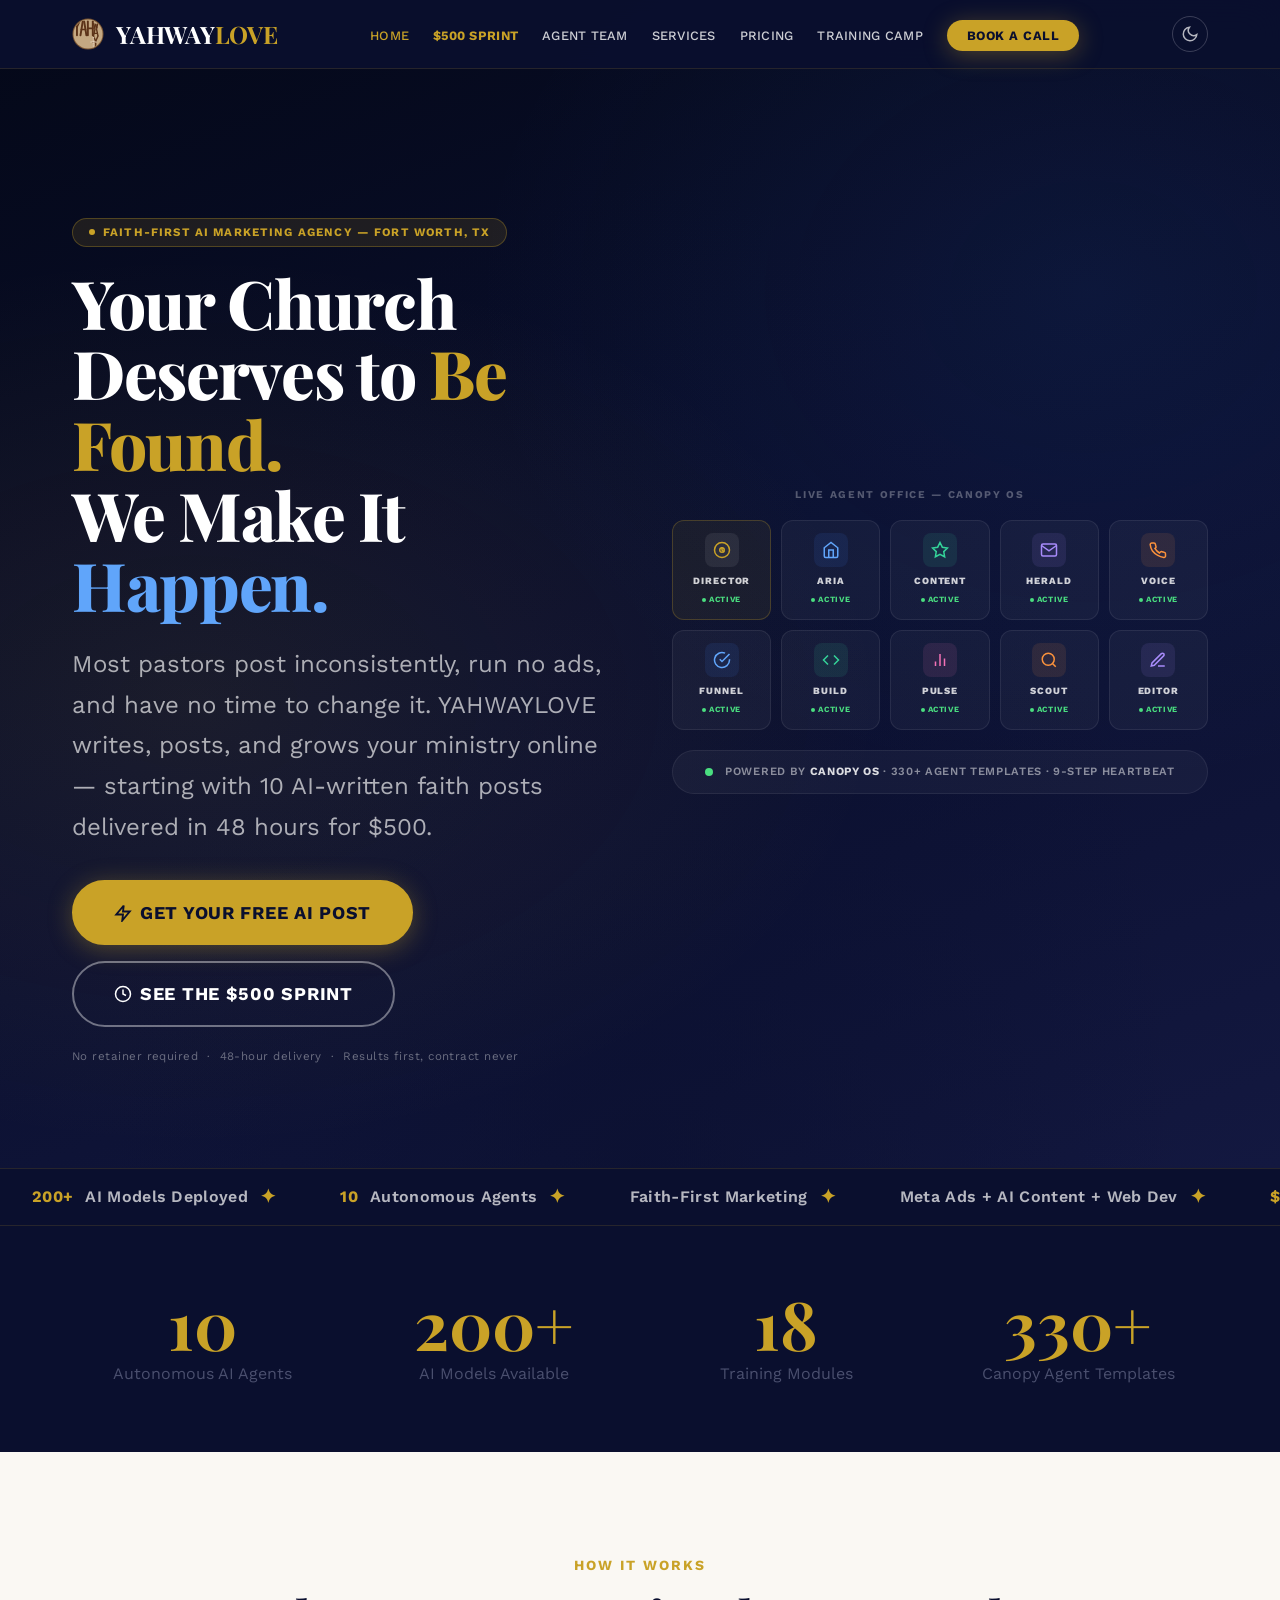
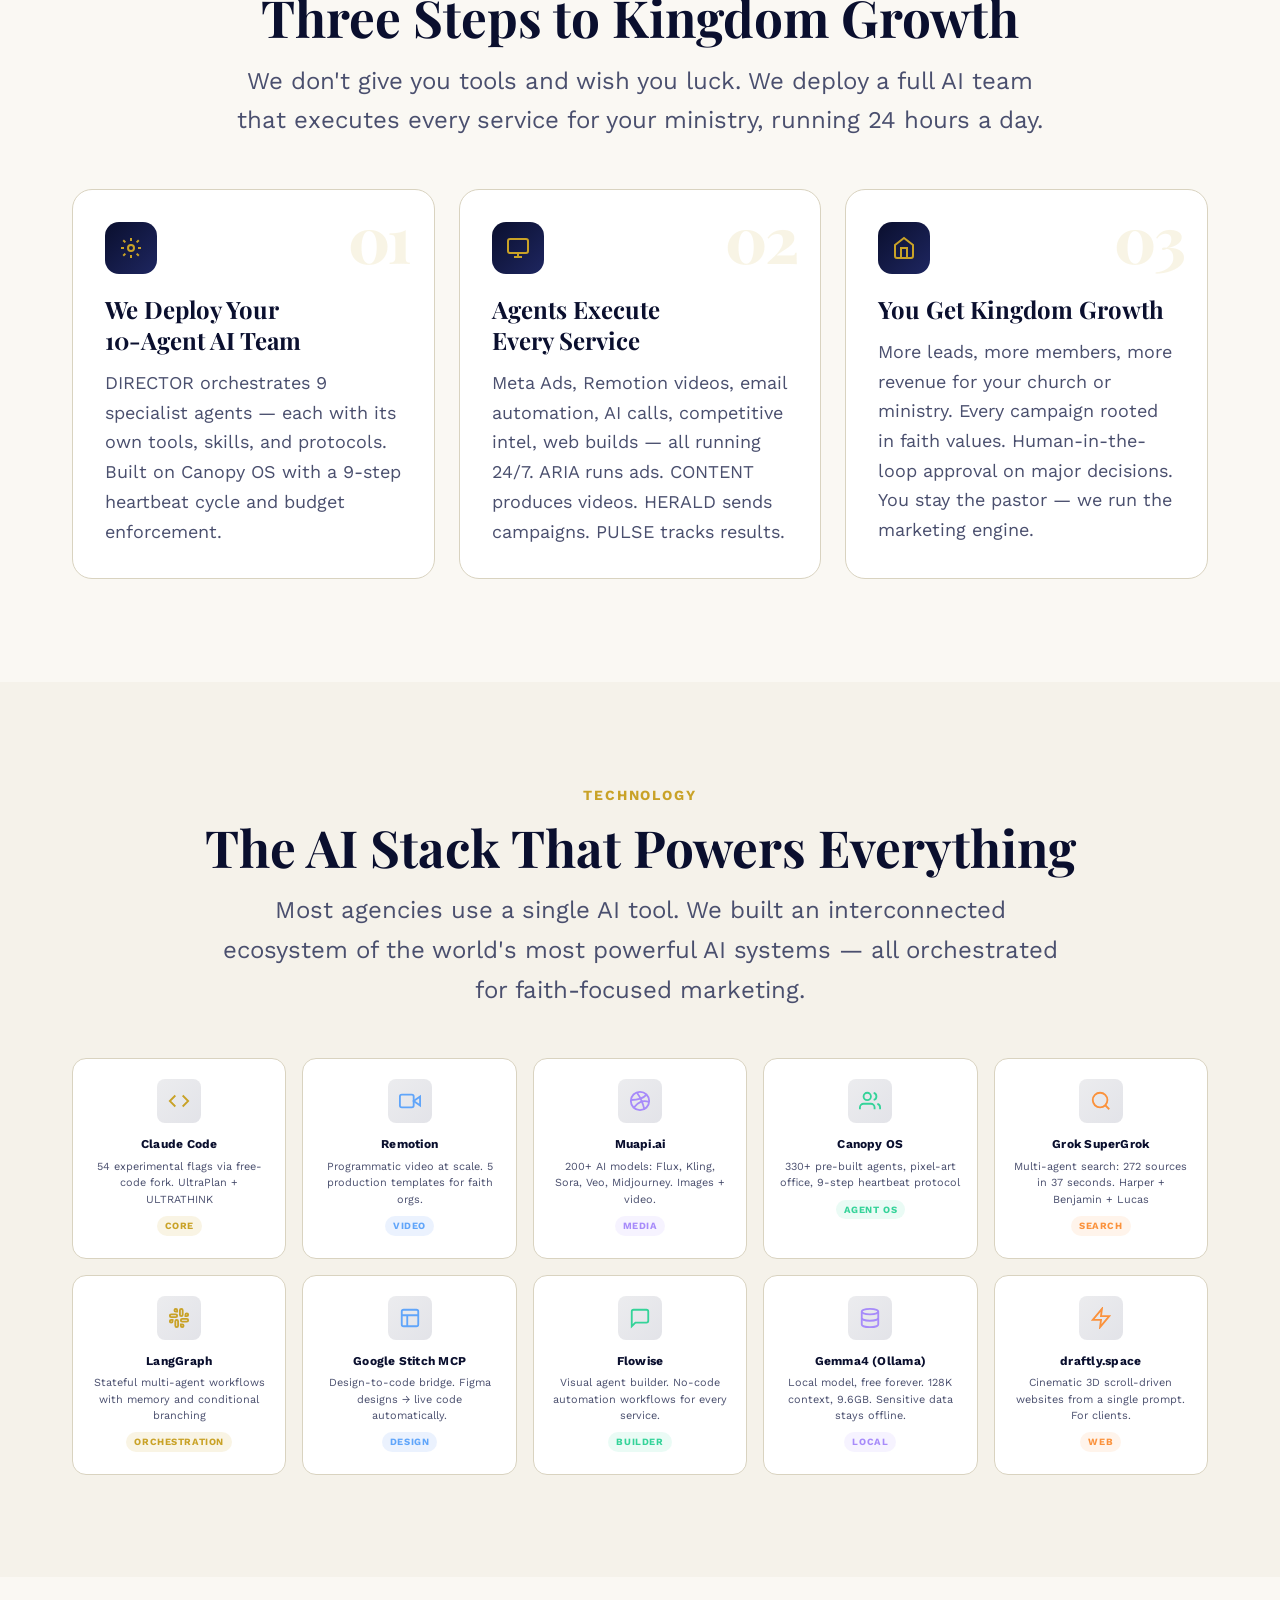
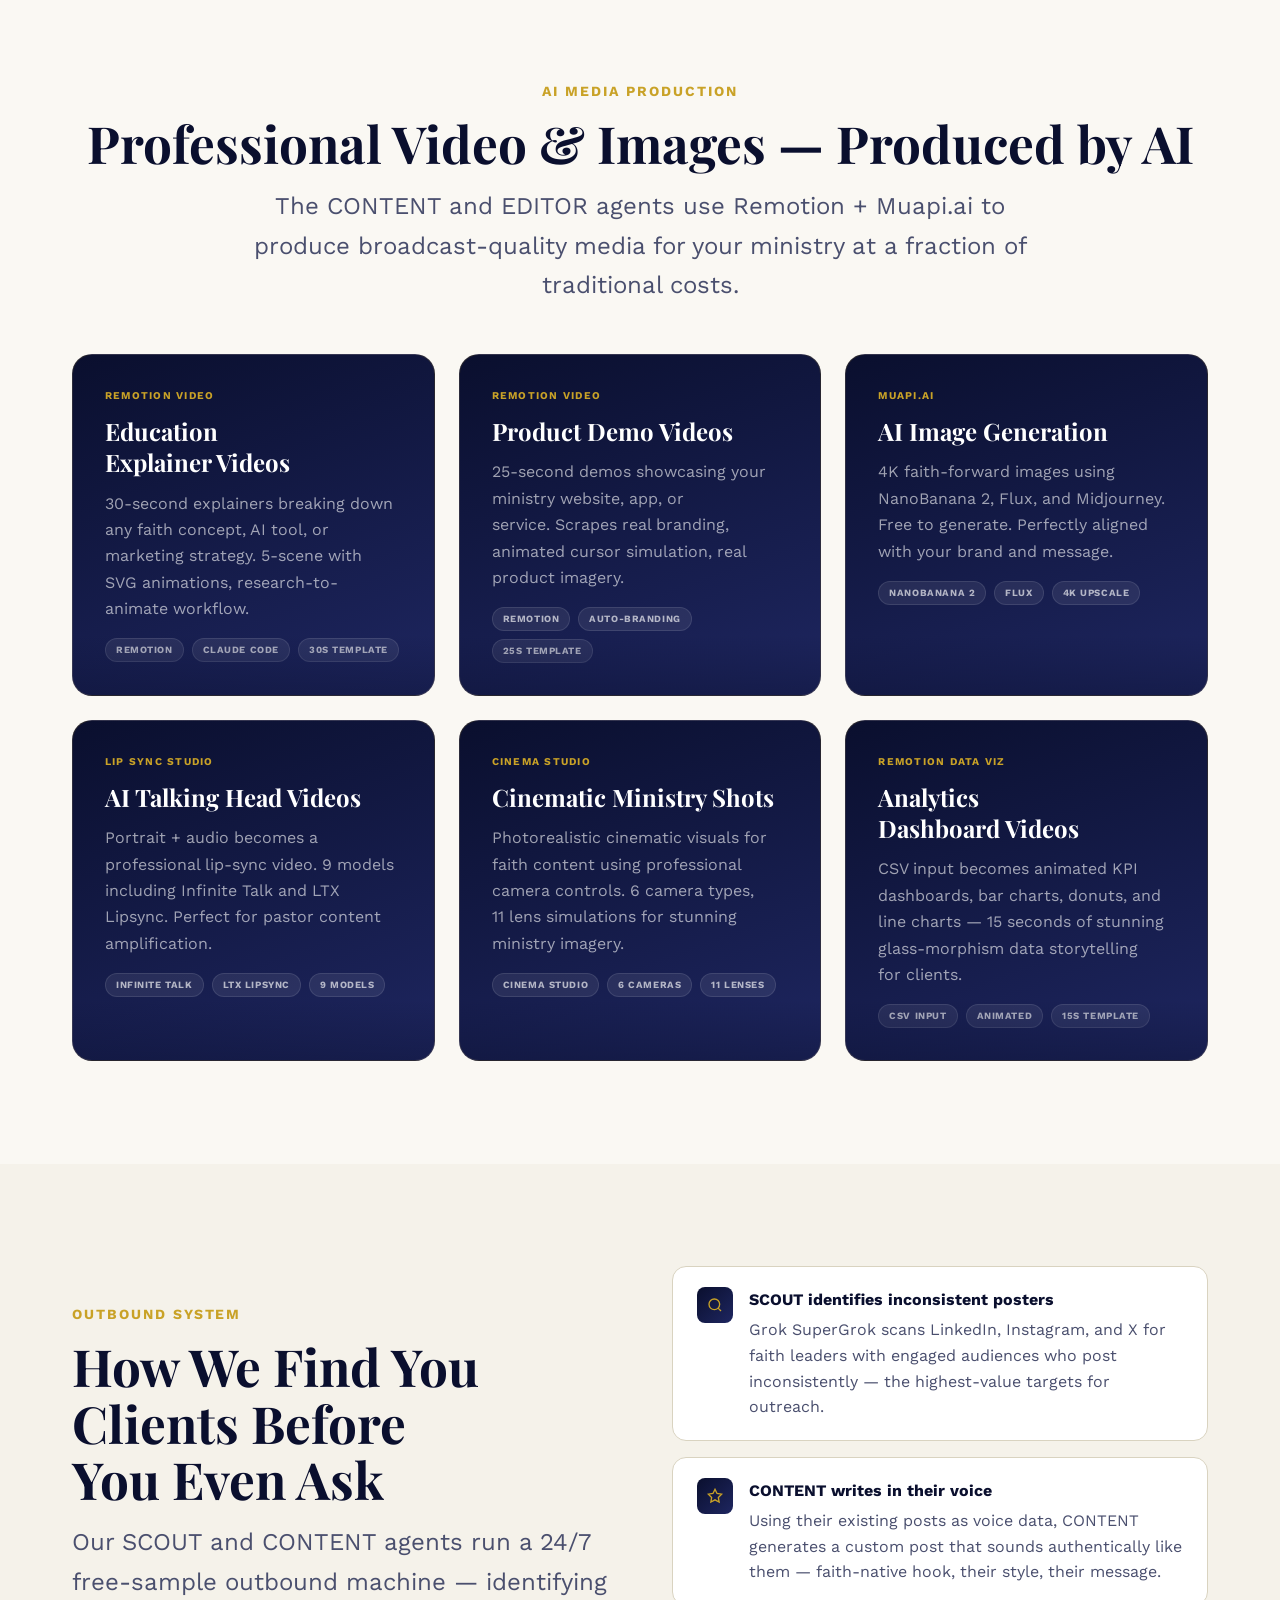
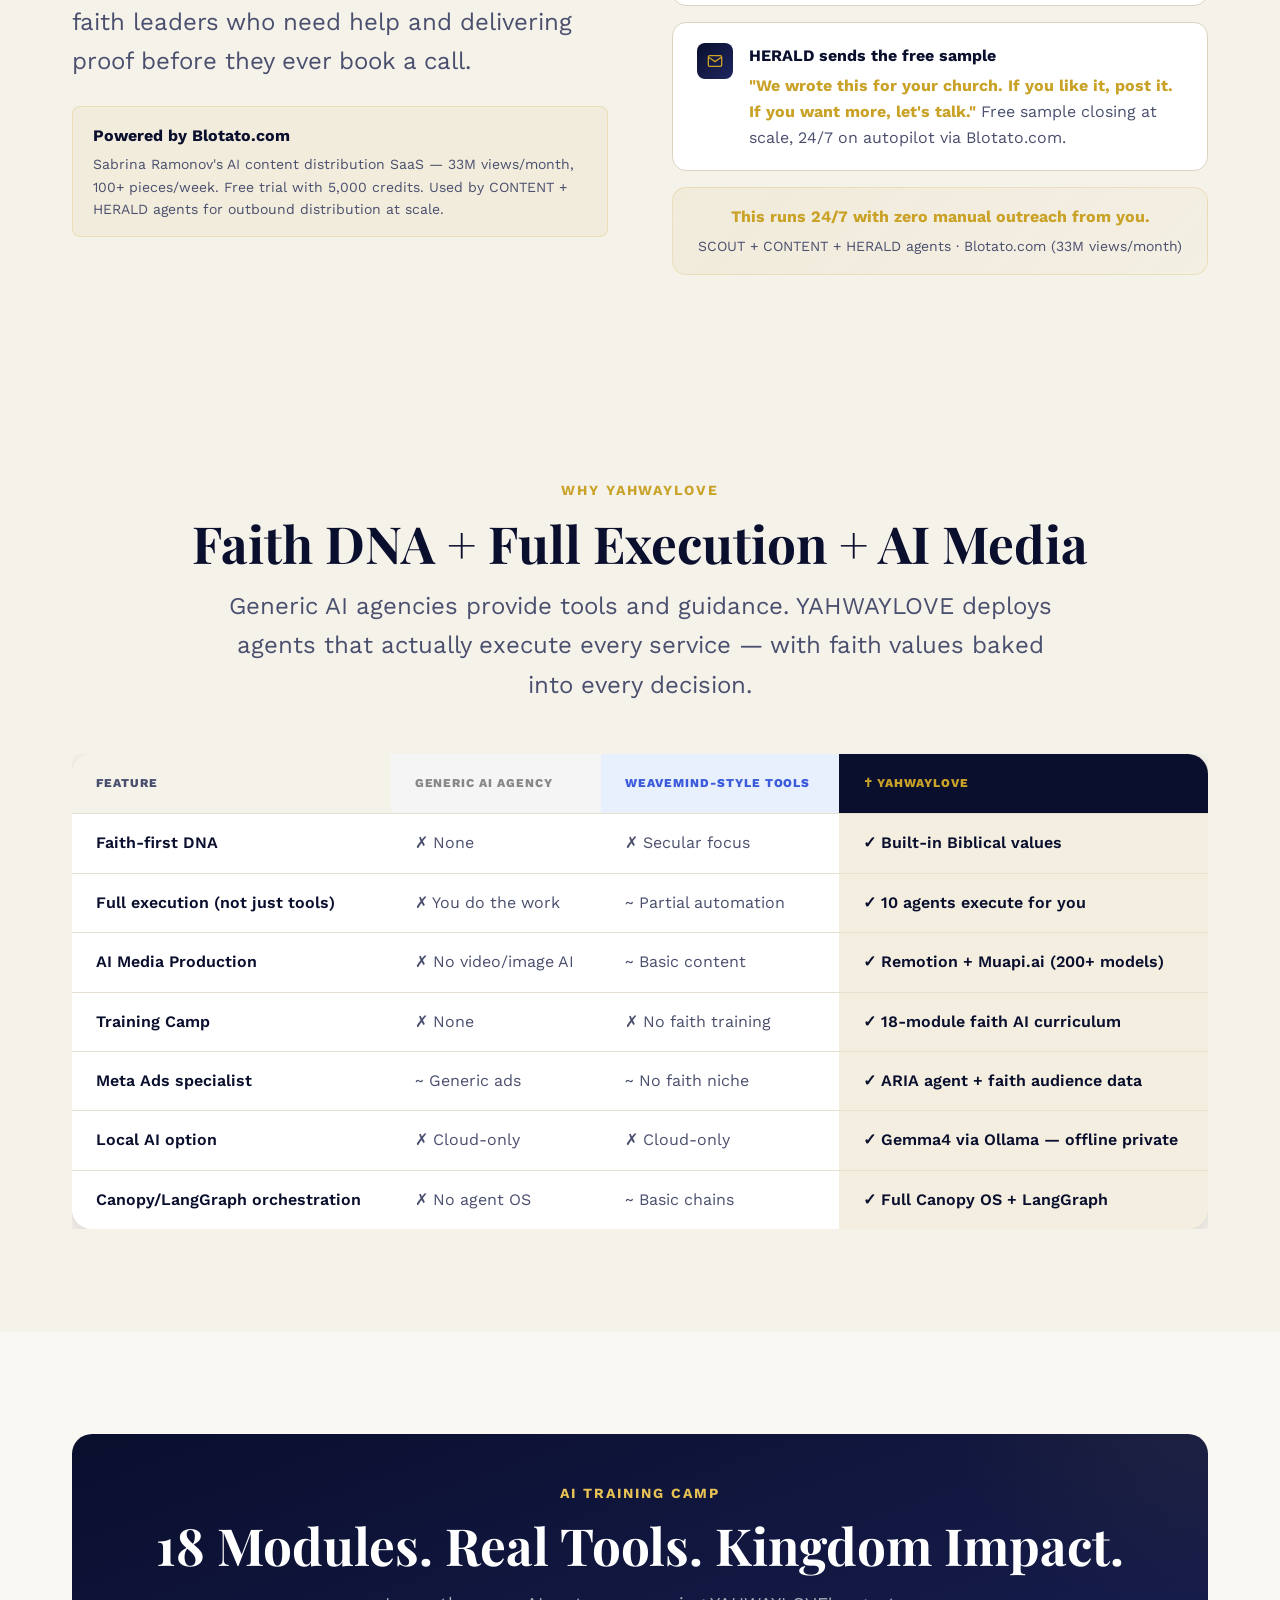
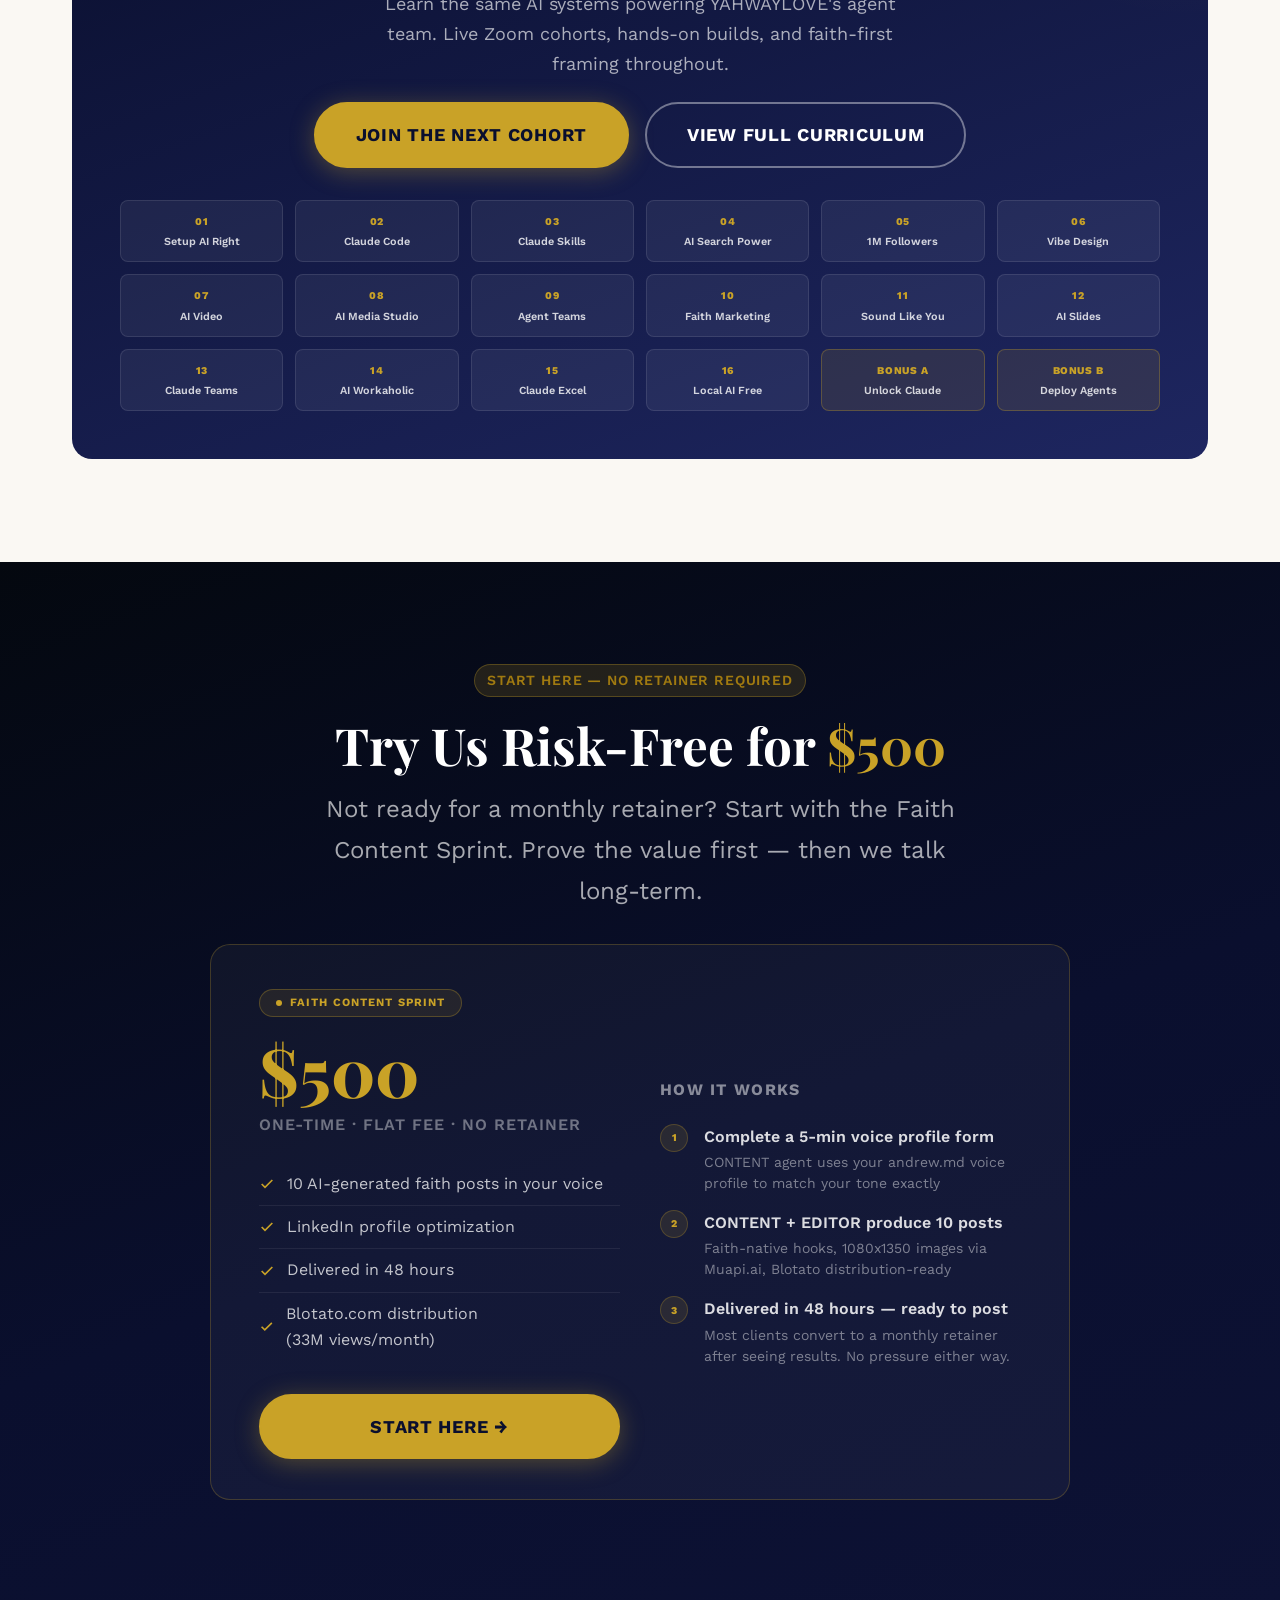
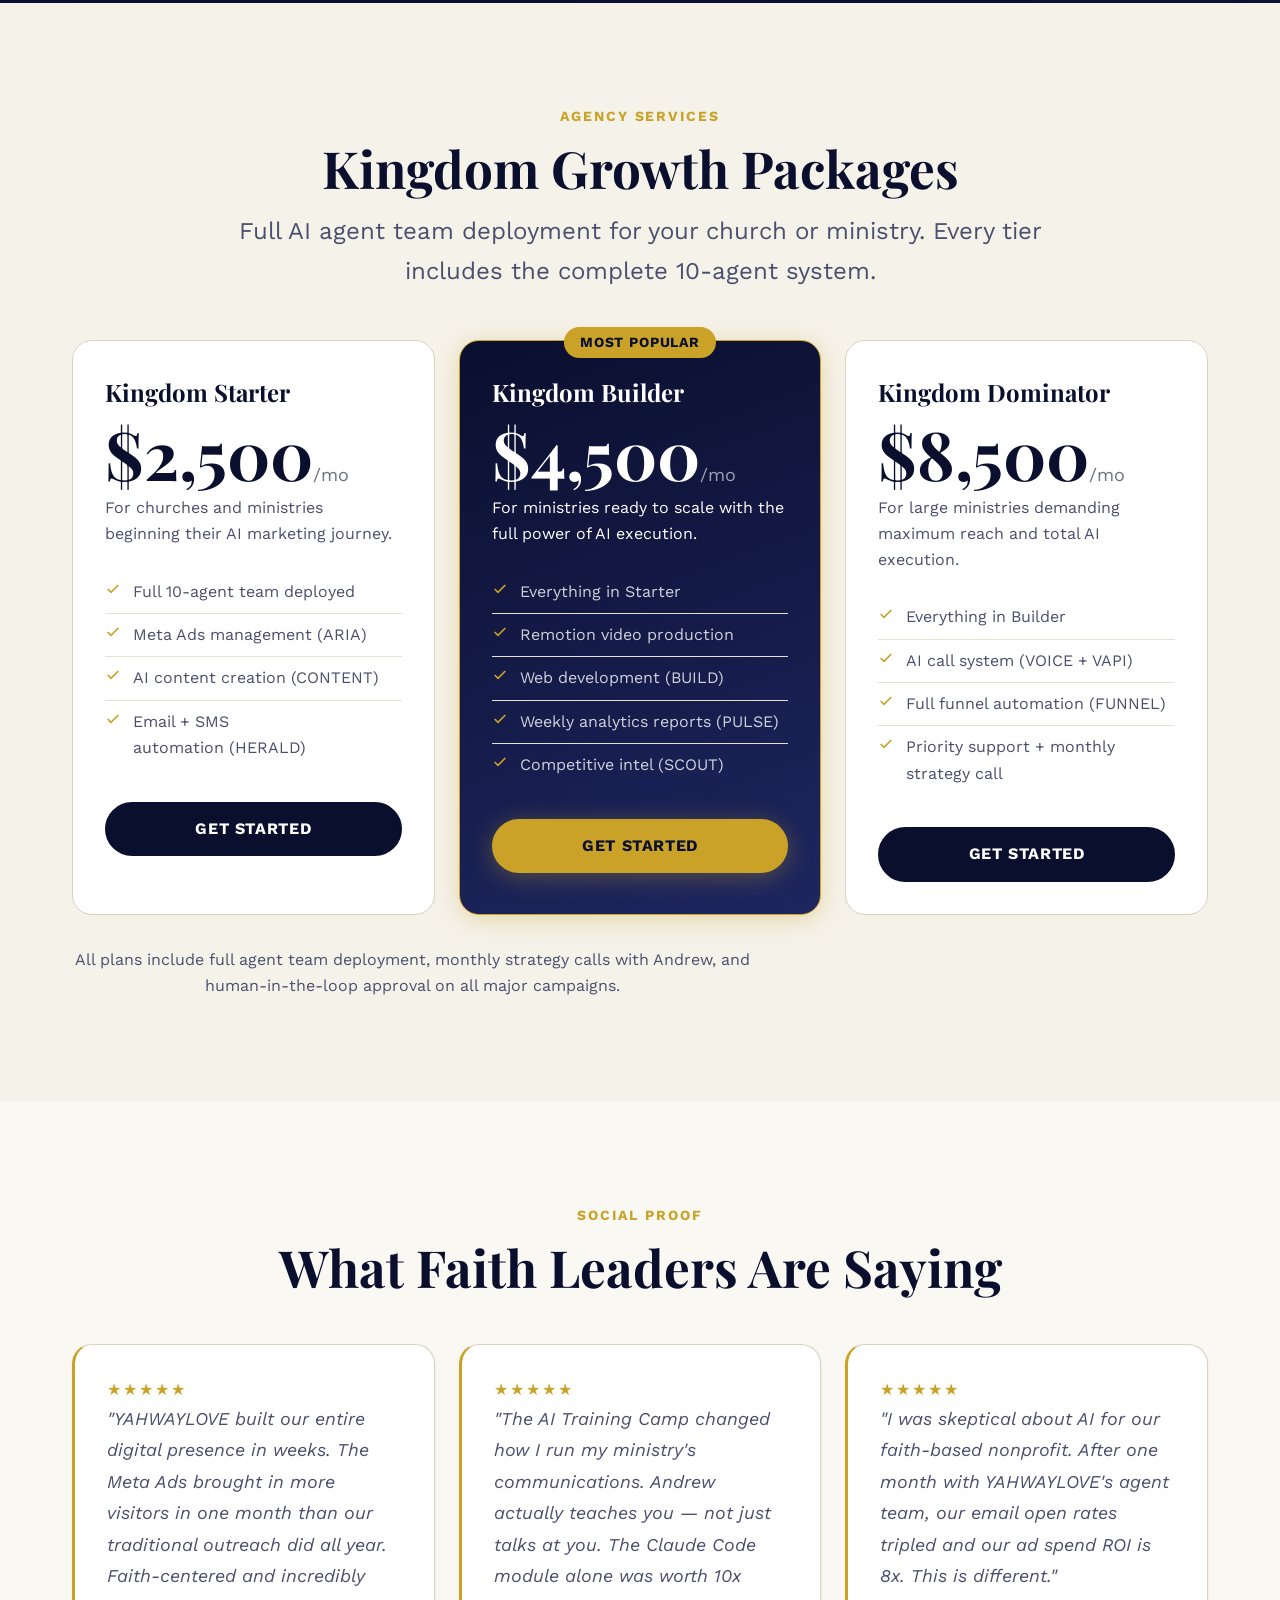
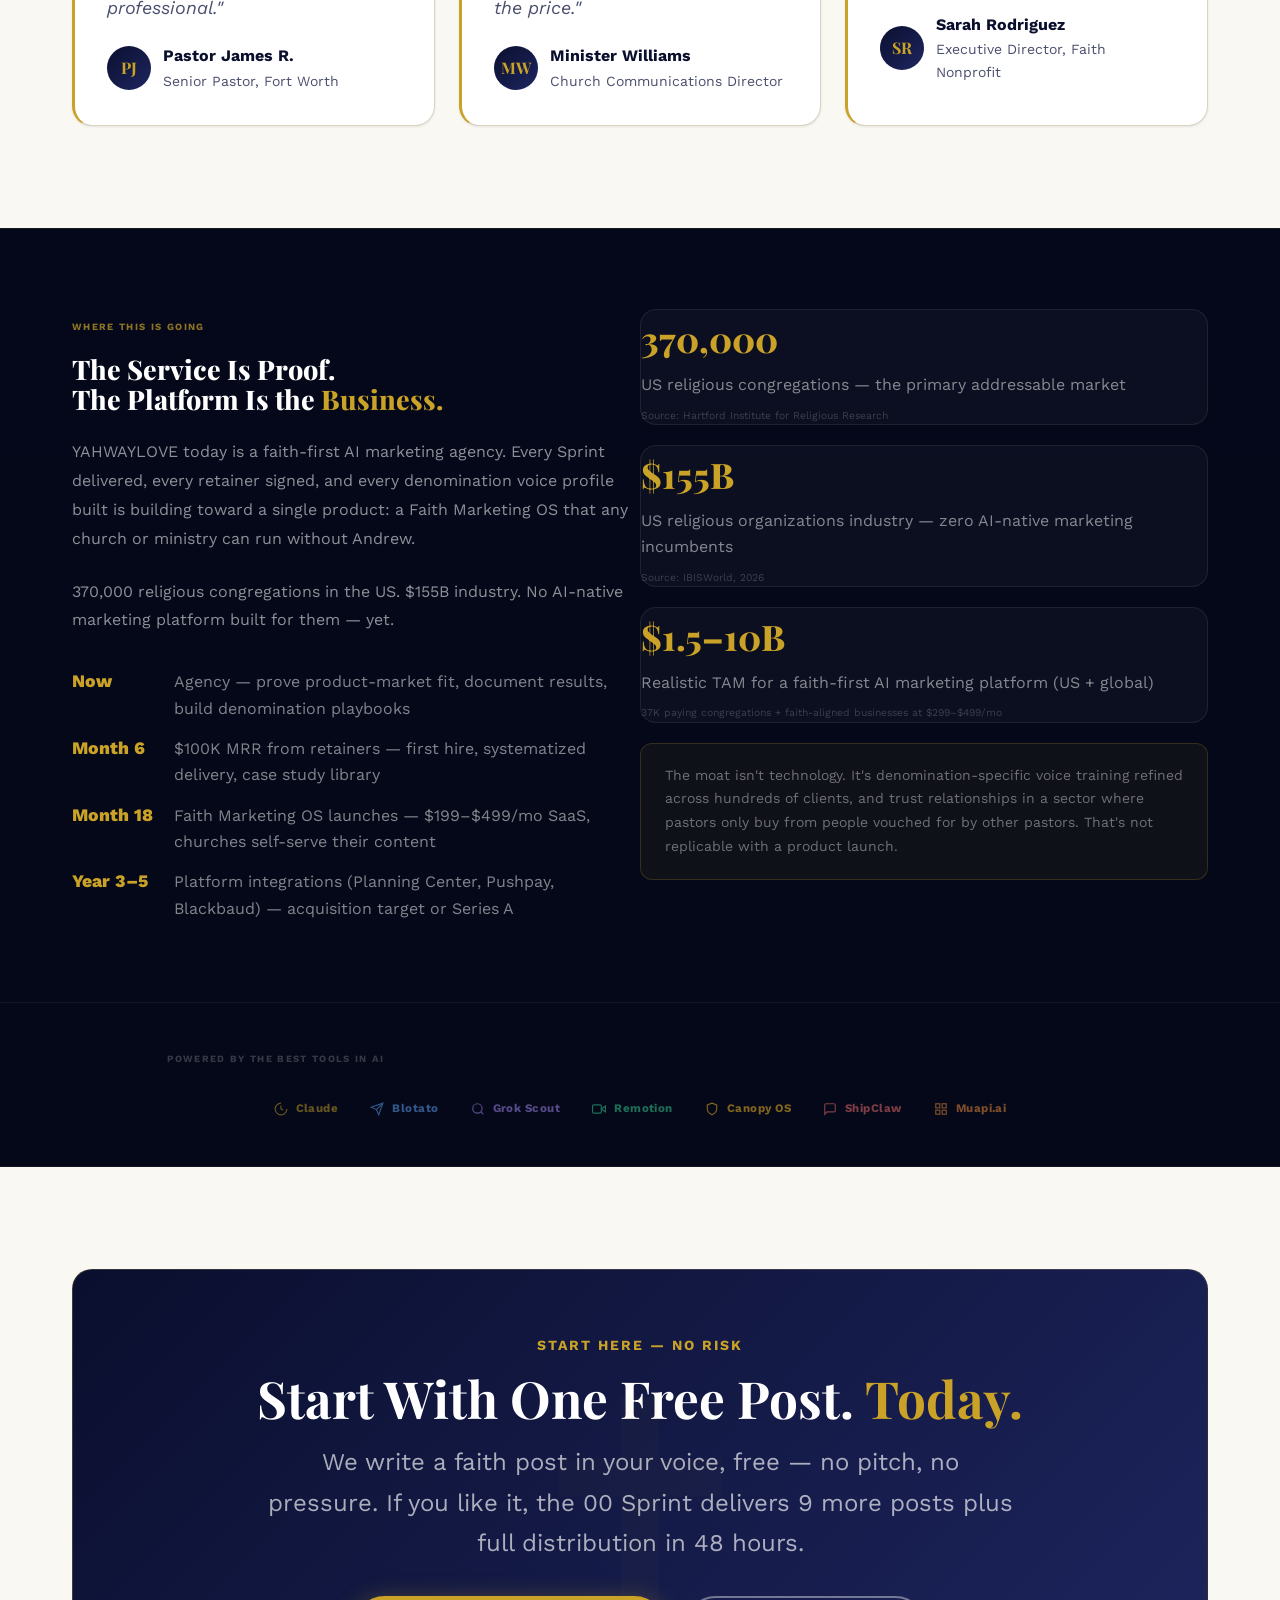
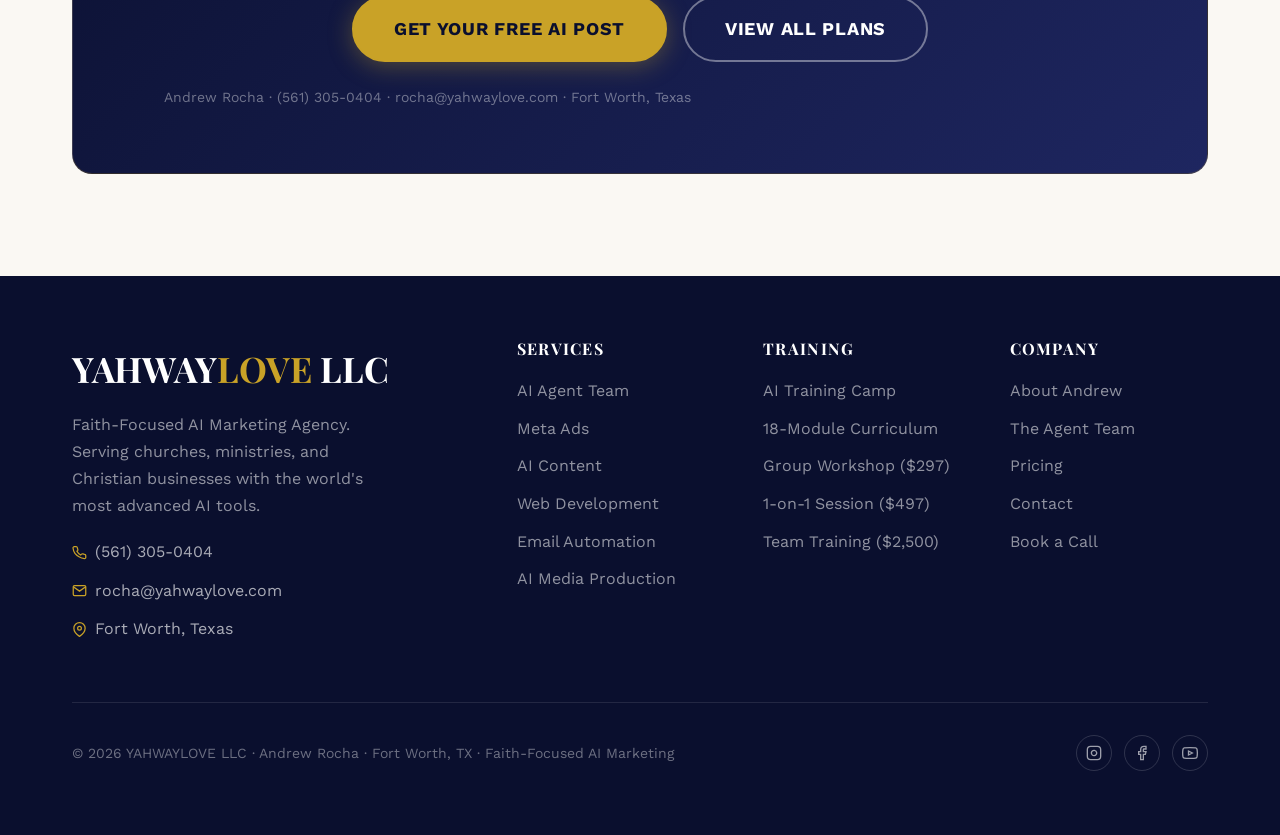
<file: index.html>
<!DOCTYPE html>
<html lang="en">
<head>
  <meta charset="UTF-8" />
  <meta name="viewport" content="width=device-width, initial-scale=1.0" />
  <title>YAHWAYLOVE — Faith-Focused AI Marketing Agency | Fort Worth, TX</title>
  <meta name="description" content="YAHWAYLOVE LLC is the only AI marketing agency built exclusively for faith-driven organizations. 10 autonomous agents handle Meta Ads, AI content, web dev, email automation, and more — running 24/7 for your church or ministry." />
  <meta name="author" content="Andrew Rocha" />
  <meta property="og:title" content="YAHWAYLOVE — Faith. AI. Kingdom Growth." />
  <meta property="og:description" content="10 autonomous AI agents executing every marketing service for churches and ministries. Meta Ads + Remotion video + AI content + web dev — faith-first, execution-forward." />
  <meta property="og:type" content="website" />
  <link rel="canonical" href="https://yahwaylove.com/" />

  <!-- Fonts -->
  <link rel="preconnect" href="https://fonts.googleapis.com" />
  <link rel="preconnect" href="https://fonts.gstatic.com" crossorigin />
  <link href="https://fonts.googleapis.com/css2?family=Playfair+Display:ital,wght@0,400;0,600;0,700;0,800;1,400;1,700&family=Work+Sans:wght@300..700&display=swap" rel="stylesheet" />

  <!-- Styles -->
  <link rel="stylesheet" href="css/tokens.css" />
  <link rel="stylesheet" href="css/base.css" />
  <link rel="stylesheet" href="css/components.css" />

  <style>
    /* ---- HERO ---- */
    .hero {
      position: relative;
      min-height: 100dvh;
      display: flex;
      align-items: center;
      background: linear-gradient(160deg, #040818 0%, #0a0f2e 50%, #131840 100%);
      overflow: hidden;
    }
    .hero::before {
      content: '';
      position: absolute;
      inset: 0;
      background:
        radial-gradient(ellipse at 15% 60%, rgba(201,162,39,0.09) 0%, transparent 45%),
        radial-gradient(ellipse at 85% 25%, rgba(59,130,246,0.08) 0%, transparent 40%),
        radial-gradient(ellipse at 50% 100%, rgba(10,15,46,0.6) 0%, transparent 60%);
      pointer-events: none;
    }
    .hero-grid {
      display: grid;
      grid-template-columns: 1fr 1fr;
      gap: var(--space-16);
      align-items: center;
      position: relative;
      z-index: 2;
      padding-top: 7rem;
    }
    @media (max-width: 860px) { .hero-grid { grid-template-columns: 1fr; } }

    .hero-badge {
      display: inline-flex;
      align-items: center;
      gap: var(--space-2);
      background: rgba(201,162,39,0.12);
      border: 1px solid rgba(201,162,39,0.3);
      color: var(--brand-gold);
      font-size: 0.72rem;
      font-weight: 700;
      letter-spacing: 0.1em;
      text-transform: uppercase;
      padding: var(--space-1) var(--space-4);
      border-radius: var(--radius-full);
      margin-bottom: var(--space-5);
    }
    .hero-badge-dot {
      width: 6px; height: 6px;
      background: var(--brand-gold);
      border-radius: 50%;
      animation: pulse-dot 2s ease-in-out infinite;
    }
    @keyframes pulse-dot {
      0%,100% { opacity: 1; transform: scale(1); }
      50% { opacity: 0.5; transform: scale(0.7); }
    }

    .hero h1 {
      font-family: var(--font-display);
      font-size: var(--text-3xl);
      font-weight: 800;
      color: var(--brand-white);
      line-height: 1.05;
      letter-spacing: -0.02em;
      margin-bottom: var(--space-6);
    }
    .hero h1 .gold { color: var(--brand-gold); }
    .hero h1 .blue { color: #60a5fa; }

    .hero-sub {
      font-size: var(--text-lg);
      color: rgba(255,255,255,0.65);
      line-height: 1.7;
      max-width: 46ch;
      margin-bottom: var(--space-8);
    }
    .hero-ctas {
      display: flex;
      gap: var(--space-4);
      flex-wrap: wrap;
    }

    /* ---- AI OFFICE VISUALIZATION ---- */
    .ai-office {
      position: relative;
    }
    .ai-office-title {
      font-size: 0.65rem;
      font-weight: 700;
      letter-spacing: 0.16em;
      text-transform: uppercase;
      color: rgba(255,255,255,0.3);
      text-align: center;
      margin-bottom: var(--space-4);
    }
    .agent-grid {
      display: grid;
      grid-template-columns: repeat(5, 1fr);
      gap: 10px;
    }
    @media (max-width: 640px) { .agent-grid { grid-template-columns: repeat(5, 1fr); gap: 6px; } }

    .agent-card {
      background: rgba(255,255,255,0.04);
      border: 1px solid rgba(255,255,255,0.08);
      border-radius: 12px;
      padding: 12px 6px;
      text-align: center;
      cursor: default;
      transition: all 0.3s ease;
      opacity: 0;
      transform: translateY(12px) scale(0.95);
      position: relative;
      overflow: hidden;
    }
    .agent-card.card-animate-in {
      opacity: 1;
      transform: translateY(0) scale(1);
    }
    .agent-card::before {
      content: '';
      position: absolute;
      inset: 0;
      border-radius: 12px;
      background: linear-gradient(135deg, rgba(201,162,39,0.05), transparent);
      opacity: 0;
      transition: opacity 0.3s;
    }
    .agent-card:hover::before { opacity: 1; }
    .agent-card:hover {
      border-color: rgba(201,162,39,0.35);
      background: rgba(201,162,39,0.06);
      transform: translateY(-3px);
      box-shadow: 0 8px 24px rgba(0,0,0,0.3);
    }
    .agent-card.director-card {
      border-color: rgba(201,162,39,0.25);
      background: rgba(201,162,39,0.07);
    }
    .agent-icon {
      width: 34px; height: 34px;
      margin: 0 auto 6px;
      background: rgba(255,255,255,0.07);
      border-radius: 8px;
      display: flex;
      align-items: center;
      justify-content: center;
      color: var(--brand-gold);
    }
    .agent-card.blue-accent .agent-icon { color: #60a5fa; background: rgba(59,130,246,0.1); }
    .agent-card.green-accent .agent-icon { color: #34d399; background: rgba(52,211,153,0.1); }
    .agent-card.purple-accent .agent-icon { color: #a78bfa; background: rgba(167,139,250,0.1); }
    .agent-card.orange-accent .agent-icon { color: #fb923c; background: rgba(251,146,60,0.1); }
    .agent-card.pink-accent .agent-icon { color: #f472b6; background: rgba(244,114,182,0.1); }

    .agent-name {
      font-size: 0.6rem;
      font-weight: 800;
      letter-spacing: 0.1em;
      text-transform: uppercase;
      color: rgba(255,255,255,0.8);
      margin-bottom: 5px;
    }
    .agent-status {
      display: flex;
      align-items: center;
      justify-content: center;
      gap: 3px;
      font-size: 0.5rem;
      font-weight: 700;
      letter-spacing: 0.08em;
      color: #4ade80;
      text-transform: uppercase;
    }
    .agent-status-dot {
      width: 4px; height: 4px;
      background: #4ade80;
      border-radius: 50%;
      animation: status-pulse 1.8s ease-in-out infinite;
    }
    @keyframes status-pulse {
      0%,100% { opacity: 1; box-shadow: 0 0 0 0 rgba(74,222,128,0.6); }
      50% { opacity: 0.7; box-shadow: 0 0 0 4px rgba(74,222,128,0); }
    }

    .office-footer {
      display: flex;
      align-items: center;
      justify-content: center;
      gap: var(--space-3);
      margin-top: var(--space-5);
      padding: var(--space-3) var(--space-5);
      background: rgba(255,255,255,0.04);
      border: 1px solid rgba(255,255,255,0.07);
      border-radius: var(--radius-full);
    }
    .office-footer-dot { width: 8px; height: 8px; border-radius: 50%; background: #4ade80; animation: status-pulse 2s ease-in-out infinite; }
    .office-footer-text { font-size: 0.7rem; font-weight: 600; letter-spacing: 0.06em; color: rgba(255,255,255,0.5); text-transform: uppercase; }
    .office-footer-text strong { color: rgba(255,255,255,0.85); }

    /* ---- TICKER ---- */
    .ticker-bar {
      background: var(--brand-navy);
      border-top: 1px solid rgba(201,162,39,0.15);
      border-bottom: 1px solid rgba(201,162,39,0.15);
      padding: var(--space-3) 0;
      overflow: hidden;
    }
    .ticker-track {
      display: flex;
      gap: 0;
      animation: ticker-scroll 30s linear infinite;
      white-space: nowrap;
    }
    .ticker-track:hover { animation-play-state: paused; }
    @keyframes ticker-scroll {
      0% { transform: translateX(0); }
      100% { transform: translateX(-50%); }
    }
    .ticker-item {
      display: inline-flex;
      align-items: center;
      gap: var(--space-3);
      padding: 0 var(--space-8);
      font-size: var(--text-sm);
      font-weight: 600;
      color: rgba(255,255,255,0.7);
      letter-spacing: 0.02em;
    }
    .ticker-sep {
      color: var(--brand-gold);
      font-size: 1.2em;
    }
    .ticker-val {
      color: var(--brand-gold);
      font-weight: 700;
    }

    /* ---- HOW IT WORKS ---- */
    .how-steps {
      display: grid;
      grid-template-columns: repeat(3,1fr);
      gap: var(--space-6);
    }
    @media (max-width: 860px) { .how-steps { grid-template-columns: 1fr; } }
    .step-card {
      background: var(--color-surface);
      border: 1px solid var(--color-border);
      border-radius: var(--radius-xl);
      padding: var(--space-8);
      position: relative;
    }
    .step-number {
      font-family: var(--font-display);
      font-size: 4rem;
      font-weight: 800;
      color: rgba(201,162,39,0.12);
      line-height: 1;
      position: absolute;
      top: var(--space-4);
      right: var(--space-6);
      letter-spacing: -0.04em;
    }
    .step-icon {
      width: 52px; height: 52px;
      background: linear-gradient(135deg, var(--brand-navy), var(--brand-navy-soft));
      border-radius: var(--radius-lg);
      display: flex; align-items: center; justify-content: center;
      color: var(--brand-gold);
      margin-bottom: var(--space-5);
    }
    .step-card h3 {
      font-family: var(--font-display);
      font-size: var(--text-lg);
      font-weight: 700;
      margin-bottom: var(--space-3);
      color: var(--color-text);
      line-height: 1.3;
    }
    .step-card p { color: var(--color-text-muted); font-size: var(--text-base); line-height: 1.65; }

    /* ---- TOOL ECOSYSTEM ---- */
    .tool-grid {
      display: grid;
      grid-template-columns: repeat(5, 1fr);
      gap: var(--space-4);
    }
    @media (max-width: 900px) { .tool-grid { grid-template-columns: repeat(3, 1fr); } }
    @media (max-width: 640px) { .tool-grid { grid-template-columns: repeat(2, 1fr); } }

    .tool-card {
      background: var(--color-surface);
      border: 1px solid var(--color-border);
      border-radius: var(--radius-lg);
      padding: var(--space-5) var(--space-4);
      text-align: center;
      transition: all var(--transition-interactive);
      position: relative;
      overflow: hidden;
    }
    .tool-card::before {
      content: '';
      position: absolute;
      top: 0; left: 0; right: 0;
      height: 2px;
      background: linear-gradient(90deg, var(--brand-gold), transparent);
      opacity: 0;
      transition: opacity 0.3s;
    }
    .tool-card:hover::before { opacity: 1; }
    .tool-card:hover {
      transform: translateY(-4px);
      box-shadow: var(--shadow-lg);
      border-color: rgba(201,162,39,0.25);
    }
    .tool-icon-wrap {
      width: 44px; height: 44px;
      background: linear-gradient(135deg, rgba(10,15,46,0.08), rgba(20,26,69,0.12));
      border-radius: var(--radius-md);
      display: flex; align-items: center; justify-content: center;
      margin: 0 auto var(--space-3);
      color: var(--brand-gold);
    }
    [data-theme='dark'] .tool-icon-wrap {
      background: rgba(255,255,255,0.07);
    }
    .tool-name {
      font-size: 0.75rem;
      font-weight: 700;
      color: var(--color-text);
      margin-bottom: var(--space-1);
      letter-spacing: 0.02em;
    }
    .tool-desc {
      font-size: 0.68rem;
      color: var(--color-text-muted);
      line-height: 1.5;
    }
    .tool-tag {
      display: inline-block;
      margin-top: var(--space-2);
      font-size: 0.6rem;
      font-weight: 700;
      letter-spacing: 0.06em;
      text-transform: uppercase;
      padding: 2px 8px;
      border-radius: var(--radius-full);
      background: rgba(59,130,246,0.1);
      color: #60a5fa;
    }
    .tool-tag.gold-tag { background: rgba(201,162,39,0.12); color: var(--brand-gold); }
    .tool-tag.green-tag { background: rgba(52,211,153,0.1); color: #34d399; }

    /* ---- COMPARISON ---- */
    .compare-table {
      width: 100%;
      border-collapse: collapse;
      border-radius: var(--radius-xl);
      overflow: hidden;
      box-shadow: var(--shadow-md);
    }
    .compare-table th {
      padding: var(--space-5) var(--space-6);
      text-align: left;
      font-size: 0.75rem;
      font-weight: 800;
      letter-spacing: 0.08em;
      text-transform: uppercase;
    }
    .compare-table th:first-child { background: var(--color-surface-2); color: var(--color-text-muted); }
    .compare-table th.col-generic { background: #f5f5f5; color: #888; }
    .compare-table th.col-weave { background: #e8f0fe; color: #3b5bdb; }
    .compare-table th.col-ywl { background: var(--brand-navy); color: var(--brand-gold); }
    [data-theme='dark'] .compare-table th.col-generic { background: rgba(255,255,255,0.05); color: rgba(255,255,255,0.4); }
    [data-theme='dark'] .compare-table th.col-weave { background: rgba(59,130,246,0.1); color: #93c5fd; }

    .compare-table td {
      padding: var(--space-4) var(--space-6);
      font-size: var(--text-sm);
      border-top: 1px solid var(--color-divider);
    }
    .compare-table td:first-child { font-weight: 600; color: var(--color-text); background: var(--color-surface); }
    .compare-table td.col-generic { color: var(--color-text-muted); background: var(--color-surface); }
    .compare-table td.col-weave { color: var(--color-text-muted); background: var(--color-surface); }
    .compare-table td.col-ywl { background: rgba(201,162,39,0.05); color: var(--color-text); font-weight: 600; }
    .check-yes { color: #22c55e; font-weight: 700; }
    .check-no { color: #ef4444; }
    .check-partial { color: #f59e0b; }

    /* ---- TRAINING PREVIEW ---- */
    .training-preview {
      background: linear-gradient(160deg, var(--brand-navy) 0%, var(--brand-navy-soft) 100%);
      border-radius: var(--radius-xl);
      padding: var(--space-12);
      position: relative;
      overflow: hidden;
    }
    .training-preview::before {
      content: '';
      position: absolute;
      top: -50%; right: -20%;
      width: 500px; height: 500px;
      background: radial-gradient(circle, rgba(201,162,39,0.08) 0%, transparent 70%);
    }
    .module-mini-grid {
      display: grid;
      grid-template-columns: repeat(6, 1fr);
      gap: var(--space-3);
      margin-top: var(--space-8);
    }
    @media (max-width: 900px) { .module-mini-grid { grid-template-columns: repeat(3, 1fr); } }
    @media (max-width: 640px) { .module-mini-grid { grid-template-columns: repeat(2, 1fr); } }

    .module-mini {
      background: rgba(255,255,255,0.06);
      border: 1px solid rgba(255,255,255,0.1);
      border-radius: var(--radius-md);
      padding: var(--space-3);
      text-align: center;
    }
    .module-mini-num {
      font-size: 0.65rem;
      font-weight: 800;
      color: var(--brand-gold);
      letter-spacing: 0.06em;
      text-transform: uppercase;
      margin-bottom: 4px;
    }
    .module-mini-title {
      font-size: 0.68rem;
      font-weight: 600;
      color: rgba(255,255,255,0.8);
      line-height: 1.4;
    }

    /* ---- AI MEDIA ---- */
    .media-grid {
      display: grid;
      grid-template-columns: repeat(3, 1fr);
      gap: var(--space-6);
    }
    @media (max-width: 860px) { .media-grid { grid-template-columns: 1fr 1fr; } }
    @media (max-width: 640px) { .media-grid { grid-template-columns: 1fr; } }

    .media-card {
      background: linear-gradient(160deg, var(--brand-navy) 0%, var(--brand-navy-soft) 100%);
      border: 1px solid rgba(201,162,39,0.15);
      border-radius: var(--radius-xl);
      padding: var(--space-8);
      position: relative;
      overflow: hidden;
      transition: all var(--transition-interactive);
    }
    .media-card:hover {
      transform: translateY(-4px);
      border-color: rgba(201,162,39,0.35);
      box-shadow: 0 12px 40px rgba(0,0,0,0.25);
    }
    .media-card::after {
      content: '';
      position: absolute;
      bottom: 0; left: 0; right: 0;
      height: 60px;
      background: linear-gradient(transparent, rgba(10,15,46,0.4));
    }
    .media-label {
      font-size: 0.65rem;
      font-weight: 700;
      letter-spacing: 0.12em;
      text-transform: uppercase;
      color: var(--brand-gold);
      margin-bottom: var(--space-3);
    }
    .media-card h3 {
      font-family: var(--font-display);
      font-size: var(--text-lg);
      font-weight: 700;
      color: var(--brand-white);
      margin-bottom: var(--space-3);
      line-height: 1.3;
    }
    .media-card p {
      font-size: var(--text-sm);
      color: rgba(255,255,255,0.6);
      line-height: 1.65;
    }
    .media-tech-pills {
      display: flex;
      flex-wrap: wrap;
      gap: var(--space-2);
      margin-top: var(--space-4);
    }
    .media-pill {
      display: inline-block;
      font-size: 0.6rem;
      font-weight: 700;
      letter-spacing: 0.06em;
      text-transform: uppercase;
      padding: 3px 10px;
      border-radius: var(--radius-full);
      background: rgba(255,255,255,0.08);
      color: rgba(255,255,255,0.65);
      border: 1px solid rgba(255,255,255,0.1);
    }

    /* ---- PRICING PREVIEW ---- */
    .pricing-preview-grid {
      display: grid;
      grid-template-columns: repeat(3, 1fr);
      gap: var(--space-6);
    }
    @media (max-width: 860px) { .pricing-preview-grid { grid-template-columns: 1fr; } }

    /* ---- CTA BAND ---- */
    .cta-band {
      background: linear-gradient(135deg, var(--brand-navy) 0%, var(--brand-navy-soft) 100%);
      border: 1px solid rgba(201,162,39,0.2);
      border-radius: var(--radius-xl);
      padding: var(--space-16) var(--space-12);
      text-align: center;
      position: relative;
      overflow: hidden;
    }
    .cta-band::before {
      content: '✝';
      position: absolute;
      font-size: 20rem;
      opacity: 0.02;
      top: 50%; left: 50%;
      transform: translate(-50%, -50%);
      color: var(--brand-gold);
      font-family: serif;
      pointer-events: none;
    }

    /* ---- TESTIMONIALS ---- */
    .testimonials-grid {
      display: grid;
      grid-template-columns: repeat(3, 1fr);
      gap: var(--space-6);
    }
    @media (max-width: 900px) { .testimonials-grid { grid-template-columns: 1fr 1fr; } }
    @media (max-width: 640px) { .testimonials-grid { grid-template-columns: 1fr; } }

    /* ---- STATS BAND ---- */
    .stats-band {
      background: var(--brand-navy);
      padding: var(--space-16) 0;
    }
    .stats-row {
      display: grid;
      grid-template-columns: repeat(4, 1fr);
      gap: var(--space-8);
      text-align: center;
    }
    @media (max-width: 640px) { .stats-row { grid-template-columns: repeat(2, 1fr); gap: var(--space-8) var(--space-4); } }
  </style>
</head>
<body>

<!-- ====== NAV ====== -->
<nav class="nav" aria-label="Main navigation">
  <div class="nav-inner">
    <a href="index.html" class="nav-logo" aria-label="YAHWAYLOVE home">
      <svg width="32" height="32" viewBox="0 0 200 200" fill="none" xmlns="http://www.w3.org/2000/svg" aria-label="YAHWAYLOVE"><defs>
    <clipPath id="bc">
      <circle cx="100" cy="100" r="89"/>
    </clipPath>
  </defs>

  <!-- Badge -->
  <circle cx="100" cy="100" r="97" fill="#7a5533"/>
  <circle cx="100" cy="100" r="91" fill="#c4a882"/>

  <g clip-path="url(#bc)">

    <!-- ══ YAH — left column (x: 14–130) ══ -->

    <!-- Y -->
    <line x1="16" y1="22" x2="31" y2="55" stroke="#5c3318" stroke-width="12" stroke-linecap="round"/>
    <line x1="46" y1="22" x2="31" y2="55" stroke="#5c3318" stroke-width="12" stroke-linecap="round"/>
    <line x1="31" y1="55" x2="31" y2="108" stroke="#5c3318" stroke-width="12" stroke-linecap="round"/>

    <!-- A -->
    <line x1="53" y1="108" x2="67" y2="22" stroke="#5c3318" stroke-width="12" stroke-linecap="round"/>
    <line x1="90" y1="108" x2="76" y2="22" stroke="#5c3318" stroke-width="12" stroke-linecap="round"/>
    <line x1="58" y1="72" x2="85" y2="72" stroke="#5c3318" stroke-width="10" stroke-linecap="round"/>

    <!-- H -->
    <line x1="99" y1="22" x2="99" y2="108" stroke="#5c3318" stroke-width="12" stroke-linecap="round"/>
    <line x1="130" y1="22" x2="130" y2="108" stroke="#5c3318" stroke-width="12" stroke-linecap="round"/>
    <line x1="99" y1="65" x2="130" y2="65" stroke="#5c3318" stroke-width="10" stroke-linecap="round"/>

    <!-- ══ WAY — right column (x: 138–172)
         Circle at y=35: max x = 100+sqrt(89²-65²) = 100+sqrt(7921-4225) = 100+60.8 = 160.8
         Circle at y=50: max x = 100+sqrt(89²-50²) = 100+sqrt(7921-2500) = 100+73.6 = 173.6
         So W can start at y=38, safe x up to ~158
    ══ -->

    <!-- W (y: 36–66, x: 136–162) -->
    <line x1="136" y1="36" x2="141" y2="62" stroke="#5c3318" stroke-width="9" stroke-linecap="round"/>
    <line x1="141" y1="62" x2="148" y2="40" stroke="#5c3318" stroke-width="9" stroke-linecap="round"/>
    <line x1="148" y1="40" x2="155" y2="62" stroke="#5c3318" stroke-width="9" stroke-linecap="round"/>
    <line x1="155" y1="62" x2="160" y2="36" stroke="#5c3318" stroke-width="9" stroke-linecap="round"/>

    <!-- A (y: 68–110, x: 135–162) -->
    <line x1="135" y1="110" x2="144" y2="68" stroke="#5c3318" stroke-width="9" stroke-linecap="round"/>
    <line x1="162" y1="110" x2="153" y2="68" stroke="#5c3318" stroke-width="9" stroke-linecap="round"/>
    <line x1="138" y1="96" x2="159" y2="96" stroke="#5c3318" stroke-width="8" stroke-linecap="round"/>

    <!-- Y (y: 114–178, x: 135–162) -->
    <line x1="135" y1="114" x2="148" y2="145" stroke="#5c3318" stroke-width="9" stroke-linecap="round"/>
    <line x1="162" y1="114" x2="148" y2="145" stroke="#5c3318" stroke-width="9" stroke-linecap="round"/>
    <line x1="148" y1="145" x2="148" y2="183" stroke="#5c3318" stroke-width="9" stroke-linecap="round"/>

    <!-- ══ CROSS (cream) ══ -->
    <line x1="134" y1="120" x2="134" y2="185" stroke="#e8d4bc" stroke-width="7" stroke-linecap="round"/>
    <line x1="118" y1="150" x2="152" y2="150" stroke="#e8d4bc" stroke-width="7" stroke-linecap="round"/>

    <!-- JESUS -->
    <text x="134" y="153.5" font-family="Georgia,serif" font-size="6" fill="#6b4220" text-anchor="middle" font-weight="bold" letter-spacing="0.6">JESUS</text>

    <!-- ANDREW -->
    <g transform="rotate(-90 134 133)">
      <text x="134" y="136" font-family="Georgia,serif" font-size="5" fill="#6b4220" text-anchor="middle" letter-spacing="0.3">ANDREW</text>
    </g>

    <!-- HAILEY -->
    <g transform="rotate(-90 134 168)">
      <text x="134" y="171" font-family="Georgia,serif" font-size="5" fill="#6b4220" text-anchor="middle" letter-spacing="0.3">HAILEY</text>
    </g>

  </g></svg>
      <span class="nav-logo-text">YAHWAY<span>LOVE</span></span>
    </a>
    <ul class="nav-links">
      <li><a href="index.html">Home</a></li>
      <li><a href="pages/sprint.html" style="color:var(--brand-gold);font-weight:700;">$500 Sprint</a></li>
      <li><a href="pages/agents.html">Agent Team</a></li>
      <li><a href="pages/services.html">Services</a></li>
      <li><a href="pages/pricing.html">Pricing</a></li>
      <li><a href="pages/training.html">Training Camp</a></li>
      <li><a href="pages/contact.html" class="nav-cta">Book a Call</a></li>
    </ul>
    <div style="display:flex;align-items:center;gap:var(--space-3);">
      <button class="theme-toggle" data-theme-toggle aria-label="Toggle theme">
        <svg width="18" height="18" viewBox="0 0 24 24" fill="none" stroke="currentColor" stroke-width="2"><circle cx="12" cy="12" r="5"/><path d="M12 1v2M12 21v2M4.22 4.22l1.42 1.42M18.36 18.36l1.42 1.42M1 12h2M21 12h2M4.22 19.78l1.42-1.42M18.36 5.64l1.42-1.42"/></svg>
      </button>
      <button class="hamburger" aria-expanded="false" aria-label="Open menu">
        <span></span><span></span><span></span>
      </button>
    </div>
  </div>
</nav>

<!-- ====== HERO ====== -->
<section class="hero">
  <div class="container">
    <div class="hero-grid">
      <!-- Left: Copy -->
      <div>
        <div class="hero-badge">
          <span class="hero-badge-dot"></span>
          Faith-First AI Marketing Agency — Fort Worth, TX
        </div>
        <h1>
          Your Church<br/>
          Deserves to <span class="gold">Be Found.</span><br/>
          We Make It <span class="blue">Happen.</span>
        </h1>
        <p class="hero-sub">
          Most pastors post inconsistently, run no ads, and have no time to change it. YAHWAYLOVE writes, posts, and grows your ministry online — starting with 10 AI-written faith posts delivered in 48 hours for $500.
        </p>
        <div class="hero-ctas">
          <a href="pages/sprint.html" class="btn btn-primary btn-lg">
            <svg width="18" height="18" viewBox="0 0 24 24" fill="none" stroke="currentColor" stroke-width="2.5"><polyline points="13 2 3 14 12 14 11 22 21 10 12 10 13 2"/></svg>
            Get Your Free AI Post
          </a>
          <a href="pages/sprint.html" class="btn btn-outline btn-lg">
            <svg width="18" height="18" viewBox="0 0 24 24" fill="none" stroke="currentColor" stroke-width="2"><circle cx="12" cy="12" r="10"/><polyline points="12 6 12 12 16 14"/></svg>
            See the $500 Sprint
          </a>
        </div>
        <p style="margin-top:var(--space-5);font-size:0.72rem;color:rgba(255,255,255,0.38);letter-spacing:0.04em;">No retainer required &nbsp;·&nbsp; 48-hour delivery &nbsp;·&nbsp; Results first, contract never</p>
      </div>

      <!-- Right: AI Office -->
      <div class="ai-office">
        <p class="ai-office-title">Live Agent Office — Canopy OS</p>
        <div class="agent-grid" id="agentGrid">

          <div class="agent-card director-card" data-delay="0">
            <div class="agent-icon">
              <svg width="18" height="18" viewBox="0 0 24 24" fill="none" stroke="currentColor" stroke-width="2"><circle cx="12" cy="12" r="3"/><path d="M12 2C6.477 2 2 6.477 2 12s4.477 10 10 10 10-4.477 10-10S17.523 2 12 2z"/><path d="M12 8v4l3 3"/></svg>
            </div>
            <div class="agent-name">Director</div>
            <div class="agent-status"><span class="agent-status-dot"></span>Active</div>
          </div>

          <div class="agent-card blue-accent" data-delay="1">
            <div class="agent-icon">
              <svg width="18" height="18" viewBox="0 0 24 24" fill="none" stroke="currentColor" stroke-width="2"><path d="M3 9l9-7 9 7v11a2 2 0 0 1-2 2H5a2 2 0 0 1-2-2z"/><polyline points="9 22 9 12 15 12 15 22"/></svg>
            </div>
            <div class="agent-name">ARIA</div>
            <div class="agent-status"><span class="agent-status-dot"></span>Active</div>
          </div>

          <div class="agent-card green-accent" data-delay="2">
            <div class="agent-icon">
              <svg width="18" height="18" viewBox="0 0 24 24" fill="none" stroke="currentColor" stroke-width="2"><polygon points="12 2 15.09 8.26 22 9.27 17 14.14 18.18 21.02 12 17.77 5.82 21.02 7 14.14 2 9.27 8.91 8.26 12 2"/></svg>
            </div>
            <div class="agent-name">Content</div>
            <div class="agent-status"><span class="agent-status-dot"></span>Active</div>
          </div>

          <div class="agent-card purple-accent" data-delay="3">
            <div class="agent-icon">
              <svg width="18" height="18" viewBox="0 0 24 24" fill="none" stroke="currentColor" stroke-width="2"><path d="M4 4h16c1.1 0 2 .9 2 2v12c0 1.1-.9 2-2 2H4c-1.1 0-2-.9-2-2V6c0-1.1.9-2 2-2z"/><polyline points="22,6 12,13 2,6"/></svg>
            </div>
            <div class="agent-name">Herald</div>
            <div class="agent-status"><span class="agent-status-dot"></span>Active</div>
          </div>

          <div class="agent-card orange-accent" data-delay="4">
            <div class="agent-icon">
              <svg width="18" height="18" viewBox="0 0 24 24" fill="none" stroke="currentColor" stroke-width="2"><path d="M22 16.92v3a2 2 0 0 1-2.18 2 19.79 19.79 0 0 1-8.63-3.07A19.5 19.5 0 0 1 4.69 13.4a19.79 19.79 0 0 1-3.07-8.67A2 2 0 0 1 3.6 2.69h3a2 2 0 0 1 2 1.72c.127.96.361 1.903.7 2.81a2 2 0 0 1-.45 2.11L7.91 9.91a16 16 0 0 0 6.06 6.06l1.28-1.28a2 2 0 0 1 2.11-.45c.907.339 1.85.573 2.81.7A2 2 0 0 1 22 16.92z"/></svg>
            </div>
            <div class="agent-name">Voice</div>
            <div class="agent-status"><span class="agent-status-dot"></span>Active</div>
          </div>

          <div class="agent-card blue-accent" data-delay="5">
            <div class="agent-icon">
              <svg width="18" height="18" viewBox="0 0 24 24" fill="none" stroke="currentColor" stroke-width="2"><path d="M22 11.08V12a10 10 0 1 1-5.93-9.14"/><polyline points="22 4 12 14.01 9 11.01"/></svg>
            </div>
            <div class="agent-name">Funnel</div>
            <div class="agent-status"><span class="agent-status-dot"></span>Active</div>
          </div>

          <div class="agent-card green-accent" data-delay="6">
            <div class="agent-icon">
              <svg width="18" height="18" viewBox="0 0 24 24" fill="none" stroke="currentColor" stroke-width="2"><polyline points="16 18 22 12 16 6"/><polyline points="8 6 2 12 8 18"/></svg>
            </div>
            <div class="agent-name">Build</div>
            <div class="agent-status"><span class="agent-status-dot"></span>Active</div>
          </div>

          <div class="agent-card pink-accent" data-delay="7">
            <div class="agent-icon">
              <svg width="18" height="18" viewBox="0 0 24 24" fill="none" stroke="currentColor" stroke-width="2"><line x1="18" y1="20" x2="18" y2="10"/><line x1="12" y1="20" x2="12" y2="4"/><line x1="6" y1="20" x2="6" y2="14"/></svg>
            </div>
            <div class="agent-name">Pulse</div>
            <div class="agent-status"><span class="agent-status-dot"></span>Active</div>
          </div>

          <div class="agent-card orange-accent" data-delay="8">
            <div class="agent-icon">
              <svg width="18" height="18" viewBox="0 0 24 24" fill="none" stroke="currentColor" stroke-width="2"><circle cx="11" cy="11" r="8"/><line x1="21" y1="21" x2="16.65" y2="16.65"/></svg>
            </div>
            <div class="agent-name">Scout</div>
            <div class="agent-status"><span class="agent-status-dot"></span>Active</div>
          </div>

          <div class="agent-card purple-accent" data-delay="9">
            <div class="agent-icon">
              <svg width="18" height="18" viewBox="0 0 24 24" fill="none" stroke="currentColor" stroke-width="2"><path d="M12 20h9"/><path d="M16.5 3.5a2.121 2.121 0 0 1 3 3L7 19l-4 1 1-4L16.5 3.5z"/></svg>
            </div>
            <div class="agent-name">Editor</div>
            <div class="agent-status"><span class="agent-status-dot"></span>Active</div>
          </div>

        </div>
        <div class="office-footer">
          <span class="office-footer-dot"></span>
          <span class="office-footer-text">Powered by <strong>Canopy OS</strong> · 330+ Agent Templates · 9-Step Heartbeat</span>
        </div>
      </div>
    </div>
  </div>
</section>

<!-- ====== TICKER ====== -->
<div class="ticker-bar" aria-hidden="true">
  <div class="ticker-track">
    <span class="ticker-item"><span class="ticker-val">200+</span> AI Models Deployed <span class="ticker-sep">✦</span></span>
    <span class="ticker-item"><span class="ticker-val">10</span> Autonomous Agents <span class="ticker-sep">✦</span></span>
    <span class="ticker-item">Faith-First Marketing <span class="ticker-sep">✦</span></span>
    <span class="ticker-item">Meta Ads + AI Content + Web Dev <span class="ticker-sep">✦</span></span>
    <span class="ticker-item"><span class="ticker-val">$40K/Month</span> Revenue System <span class="ticker-sep">✦</span></span>
    <span class="ticker-item">Remotion Programmatic Video <span class="ticker-sep">✦</span></span>
    <span class="ticker-item">Fort Worth, TX · Andrew Rocha <span class="ticker-sep">✦</span></span>
    <span class="ticker-item"><span class="ticker-val">18-Module</span> AI Training Camp <span class="ticker-sep">✦</span></span>
    <!-- Duplicate for seamless loop -->
    <span class="ticker-item"><span class="ticker-val">200+</span> AI Models Deployed <span class="ticker-sep">✦</span></span>
    <span class="ticker-item"><span class="ticker-val">10</span> Autonomous Agents <span class="ticker-sep">✦</span></span>
    <span class="ticker-item">Faith-First Marketing <span class="ticker-sep">✦</span></span>
    <span class="ticker-item">Meta Ads + AI Content + Web Dev <span class="ticker-sep">✦</span></span>
    <span class="ticker-item"><span class="ticker-val">$40K/Month</span> Revenue System <span class="ticker-sep">✦</span></span>
    <span class="ticker-item">Remotion Programmatic Video <span class="ticker-sep">✦</span></span>
    <span class="ticker-item">Fort Worth, TX · Andrew Rocha <span class="ticker-sep">✦</span></span>
    <span class="ticker-item"><span class="ticker-val">18-Module</span> AI Training Camp <span class="ticker-sep">✦</span></span>
  </div>
</div>

<!-- ====== STATS ====== -->
<div class="stats-band" data-animate>
  <div class="container">
    <div class="stats-row">
      <div>
        <div class="stat-value"><span data-count="10" data-suffix="">10</span></div>
        <div class="stat-label">Autonomous AI Agents</div>
      </div>
      <div>
        <div class="stat-value"><span data-count="200" data-suffix="+">200+</span></div>
        <div class="stat-label">AI Models Available</div>
      </div>
      <div>
        <div class="stat-value"><span data-count="18" data-suffix="">18</span></div>
        <div class="stat-label">Training Modules</div>
      </div>
      <div>
        <div class="stat-value"><span data-count="330" data-suffix="+">330+</span></div>
        <div class="stat-label">Canopy Agent Templates</div>
      </div>
    </div>
  </div>
</div>

<!-- ====== HOW IT WORKS ====== -->
<section>
  <div class="container">
    <div class="text-center" data-animate style="margin-bottom: var(--space-12);">
      <span class="section-label">How It Works</span>
      <h2 class="section-title">Three Steps to Kingdom Growth</h2>
      <p class="section-sub" style="margin: 0 auto;">We don't give you tools and wish you luck. We deploy a full AI team that executes every service for your ministry, running 24 hours a day.</p>
    </div>
    <div class="how-steps">
      <div class="step-card" data-animate data-animate-delay="1">
        <span class="step-number">01</span>
        <div class="step-icon">
          <svg width="24" height="24" viewBox="0 0 24 24" fill="none" stroke="currentColor" stroke-width="2"><circle cx="12" cy="12" r="3"/><path d="M12 2v3M12 19v3M4.22 4.22l2.12 2.12M17.66 17.66l2.12 2.12M2 12h3M19 12h3M4.22 19.78l2.12-2.12M17.66 6.34l2.12-2.12"/></svg>
        </div>
        <h3>We Deploy Your 10-Agent AI Team</h3>
        <p>DIRECTOR orchestrates 9 specialist agents — each with its own tools, skills, and protocols. Built on Canopy OS with a 9-step heartbeat cycle and budget enforcement.</p>
      </div>
      <div class="step-card" data-animate data-animate-delay="2">
        <span class="step-number">02</span>
        <div class="step-icon">
          <svg width="24" height="24" viewBox="0 0 24 24" fill="none" stroke="currentColor" stroke-width="2"><rect x="2" y="3" width="20" height="14" rx="2" ry="2"/><line x1="8" y1="21" x2="16" y2="21"/><line x1="12" y1="17" x2="12" y2="21"/></svg>
        </div>
        <h3>Agents Execute Every Service</h3>
        <p>Meta Ads, Remotion videos, email automation, AI calls, competitive intel, web builds — all running 24/7. ARIA runs ads. CONTENT produces videos. HERALD sends campaigns. PULSE tracks results.</p>
      </div>
      <div class="step-card" data-animate data-animate-delay="3">
        <span class="step-number">03</span>
        <div class="step-icon">
          <svg width="24" height="24" viewBox="0 0 24 24" fill="none" stroke="currentColor" stroke-width="2"><path d="M3 9l9-7 9 7v11a2 2 0 0 1-2 2H5a2 2 0 0 1-2-2z"/><polyline points="9 22 9 12 15 12 15 22"/></svg>
        </div>
        <h3>You Get Kingdom Growth</h3>
        <p>More leads, more members, more revenue for your church or ministry. Every campaign rooted in faith values. Human-in-the-loop approval on major decisions. You stay the pastor — we run the marketing engine.</p>
      </div>
    </div>
  </div>
</section>

<!-- ====== TOOL ECOSYSTEM ====== -->
<section style="background: var(--color-surface-2);">
  <div class="container">
    <div class="text-center" data-animate style="margin-bottom: var(--space-12);">
      <span class="section-label">Technology</span>
      <h2 class="section-title">The AI Stack That Powers Everything</h2>
      <p class="section-sub" style="margin: 0 auto;">Most agencies use a single AI tool. We built an interconnected ecosystem of the world's most powerful AI systems — all orchestrated for faith-focused marketing.</p>
    </div>
    <div class="tool-grid" data-animate>

      <div class="tool-card">
        <div class="tool-icon-wrap">
          <svg width="22" height="22" viewBox="0 0 24 24" fill="none" stroke="currentColor" stroke-width="2"><polyline points="16 18 22 12 16 6"/><polyline points="8 6 2 12 8 18"/></svg>
        </div>
        <div class="tool-name">Claude Code</div>
        <div class="tool-desc">54 experimental flags via free-code fork. UltraPlan + ULTRATHINK</div>
        <span class="tool-tag gold-tag">Core</span>
      </div>

      <div class="tool-card">
        <div class="tool-icon-wrap" style="color:#60a5fa">
          <svg width="22" height="22" viewBox="0 0 24 24" fill="none" stroke="currentColor" stroke-width="2"><polygon points="23 7 16 12 23 17 23 7"/><rect x="1" y="5" width="15" height="14" rx="2" ry="2"/></svg>
        </div>
        <div class="tool-name">Remotion</div>
        <div class="tool-desc">Programmatic video at scale. 5 production templates for faith orgs.</div>
        <span class="tool-tag">Video</span>
      </div>

      <div class="tool-card">
        <div class="tool-icon-wrap" style="color:#a78bfa">
          <svg width="22" height="22" viewBox="0 0 24 24" fill="none" stroke="currentColor" stroke-width="2"><circle cx="12" cy="12" r="10"/><path d="M8.56 2.75c4.37 6.03 6.02 9.42 8.03 17.72m2.54-15.38c-3.72 4.35-8.94 5.66-16.88 5.85m19.5 1.9c-3.5-.93-6.63-.82-8.94 0-2.58.92-5.01 2.86-7.44 6.32"/></svg>
        </div>
        <div class="tool-name">Muapi.ai</div>
        <div class="tool-desc">200+ AI models: Flux, Kling, Sora, Veo, Midjourney. Images + video.</div>
        <span class="tool-tag" style="background:rgba(167,139,250,0.1);color:#a78bfa">Media</span>
      </div>

      <div class="tool-card">
        <div class="tool-icon-wrap" style="color:#34d399">
          <svg width="22" height="22" viewBox="0 0 24 24" fill="none" stroke="currentColor" stroke-width="2"><path d="M17 21v-2a4 4 0 0 0-4-4H5a4 4 0 0 0-4 4v2"/><circle cx="9" cy="7" r="4"/><path d="M23 21v-2a4 4 0 0 0-3-3.87"/><path d="M16 3.13a4 4 0 0 1 0 7.75"/></svg>
        </div>
        <div class="tool-name">Canopy OS</div>
        <div class="tool-desc">330+ pre-built agents, pixel-art office, 9-step heartbeat protocol</div>
        <span class="tool-tag green-tag">Agent OS</span>
      </div>

      <div class="tool-card">
        <div class="tool-icon-wrap" style="color:#fb923c">
          <svg width="22" height="22" viewBox="0 0 24 24" fill="none" stroke="currentColor" stroke-width="2"><circle cx="11" cy="11" r="8"/><line x1="21" y1="21" x2="16.65" y2="16.65"/></svg>
        </div>
        <div class="tool-name">Grok SuperGrok</div>
        <div class="tool-desc">Multi-agent search: 272 sources in 37 seconds. Harper + Benjamin + Lucas</div>
        <span class="tool-tag" style="background:rgba(251,146,60,0.1);color:#fb923c">Search</span>
      </div>

      <div class="tool-card">
        <div class="tool-icon-wrap">
          <svg width="22" height="22" viewBox="0 0 24 24" fill="none" stroke="currentColor" stroke-width="2"><path d="M14.5 10c-.83 0-1.5-.67-1.5-1.5v-5c0-.83.67-1.5 1.5-1.5s1.5.67 1.5 1.5v5c0 .83-.67 1.5-1.5 1.5z"/><path d="M20.5 10H19V8.5c0-.83.67-1.5 1.5-1.5s1.5.67 1.5 1.5-.67 1.5-1.5 1.5z"/><path d="M9.5 14c.83 0 1.5.67 1.5 1.5v5c0 .83-.67 1.5-1.5 1.5S8 21.33 8 20.5v-5c0-.83.67-1.5 1.5-1.5z"/><path d="M3.5 14H5v1.5c0 .83-.67 1.5-1.5 1.5S2 16.33 2 15.5 2.67 14 3.5 14z"/><path d="M14 14.5c0-.83.67-1.5 1.5-1.5h5c.83 0 1.5.67 1.5 1.5s-.67 1.5-1.5 1.5h-5c-.83 0-1.5-.67-1.5-1.5z"/><path d="M15.5 19H14v1.5c0 .83.67 1.5 1.5 1.5s1.5-.67 1.5-1.5-.67-1.5-1.5-1.5z"/><path d="M10 9.5C10 8.67 9.33 8 8.5 8h-5C2.67 8 2 8.67 2 9.5S2.67 11 3.5 11h5c.83 0 1.5-.67 1.5-1.5z"/><path d="M8.5 5H10V3.5C10 2.67 9.33 2 8.5 2S7 2.67 7 3.5 7.67 5 8.5 5z"/></svg>
        </div>
        <div class="tool-name">LangGraph</div>
        <div class="tool-desc">Stateful multi-agent workflows with memory and conditional branching</div>
        <span class="tool-tag gold-tag">Orchestration</span>
      </div>

      <div class="tool-card">
        <div class="tool-icon-wrap" style="color:#60a5fa">
          <svg width="22" height="22" viewBox="0 0 24 24" fill="none" stroke="currentColor" stroke-width="2"><rect x="3" y="3" width="18" height="18" rx="2" ry="2"/><line x1="3" y1="9" x2="21" y2="9"/><line x1="9" y1="21" x2="9" y2="9"/></svg>
        </div>
        <div class="tool-name">Google Stitch MCP</div>
        <div class="tool-desc">Design-to-code bridge. Figma designs → live code automatically.</div>
        <span class="tool-tag">Design</span>
      </div>

      <div class="tool-card">
        <div class="tool-icon-wrap" style="color:#34d399">
          <svg width="22" height="22" viewBox="0 0 24 24" fill="none" stroke="currentColor" stroke-width="2"><path d="M21 15a2 2 0 0 1-2 2H7l-4 4V5a2 2 0 0 1 2-2h14a2 2 0 0 1 2 2z"/></svg>
        </div>
        <div class="tool-name">Flowise</div>
        <div class="tool-desc">Visual agent builder. No-code automation workflows for every service.</div>
        <span class="tool-tag green-tag">Builder</span>
      </div>

      <div class="tool-card">
        <div class="tool-icon-wrap" style="color:#a78bfa">
          <svg width="22" height="22" viewBox="0 0 24 24" fill="none" stroke="currentColor" stroke-width="2"><ellipse cx="12" cy="5" rx="9" ry="3"/><path d="M21 12c0 1.66-4 3-9 3s-9-1.34-9-3"/><path d="M3 5v14c0 1.66 4 3 9 3s9-1.34 9-3V5"/></svg>
        </div>
        <div class="tool-name">Gemma4 (Ollama)</div>
        <div class="tool-desc">Local model, free forever. 128K context, 9.6GB. Sensitive data stays offline.</div>
        <span class="tool-tag" style="background:rgba(167,139,250,0.1);color:#a78bfa">Local</span>
      </div>

      <div class="tool-card">
        <div class="tool-icon-wrap" style="color:#fb923c">
          <svg width="22" height="22" viewBox="0 0 24 24" fill="none" stroke="currentColor" stroke-width="2"><path d="M13 2L3 14h9l-1 8 10-12h-9l1-8z"/></svg>
        </div>
        <div class="tool-name">draftly.space</div>
        <div class="tool-desc">Cinematic 3D scroll-driven websites from a single prompt. For clients.</div>
        <span class="tool-tag" style="background:rgba(251,146,60,0.1);color:#fb923c">Web</span>
      </div>

    </div>
  </div>
</section>

<!-- ====== AI MEDIA PRODUCTION ====== -->
<section>
  <div class="container">
    <div class="text-center" data-animate style="margin-bottom: var(--space-12);">
      <span class="section-label">AI Media Production</span>
      <h2 class="section-title">Professional Video &amp; Images — Produced by AI</h2>
      <p class="section-sub" style="margin: 0 auto;">The CONTENT and EDITOR agents use Remotion + Muapi.ai to produce broadcast-quality media for your ministry at a fraction of traditional costs.</p>
    </div>
    <div class="media-grid">
      <div class="media-card" data-animate data-animate-delay="1">
        <div class="media-label">Remotion Video</div>
        <h3>Education Explainer Videos</h3>
        <p>30-second explainers breaking down any faith concept, AI tool, or marketing strategy. 5-scene with SVG animations, research-to-animate workflow.</p>
        <div class="media-tech-pills">
          <span class="media-pill">Remotion</span>
          <span class="media-pill">Claude Code</span>
          <span class="media-pill">30s Template</span>
        </div>
      </div>
      <div class="media-card" data-animate data-animate-delay="2">
        <div class="media-label">Remotion Video</div>
        <h3>Product Demo Videos</h3>
        <p>25-second demos showcasing your ministry website, app, or service. Scrapes real branding, animated cursor simulation, real product imagery.</p>
        <div class="media-tech-pills">
          <span class="media-pill">Remotion</span>
          <span class="media-pill">Auto-Branding</span>
          <span class="media-pill">25s Template</span>
        </div>
      </div>
      <div class="media-card" data-animate data-animate-delay="3">
        <div class="media-label">Muapi.ai</div>
        <h3>AI Image Generation</h3>
        <p>4K faith-forward images using NanoBanana 2, Flux, and Midjourney. Free to generate. Perfectly aligned with your brand and message.</p>
        <div class="media-tech-pills">
          <span class="media-pill">NanoBanana 2</span>
          <span class="media-pill">Flux</span>
          <span class="media-pill">4K Upscale</span>
        </div>
      </div>
      <div class="media-card" data-animate data-animate-delay="1">
        <div class="media-label">Lip Sync Studio</div>
        <h3>AI Talking Head Videos</h3>
        <p>Portrait + audio becomes a professional lip-sync video. 9 models including Infinite Talk and LTX Lipsync. Perfect for pastor content amplification.</p>
        <div class="media-tech-pills">
          <span class="media-pill">Infinite Talk</span>
          <span class="media-pill">LTX Lipsync</span>
          <span class="media-pill">9 Models</span>
        </div>
      </div>
      <div class="media-card" data-animate data-animate-delay="2">
        <div class="media-label">Cinema Studio</div>
        <h3>Cinematic Ministry Shots</h3>
        <p>Photorealistic cinematic visuals for faith content using professional camera controls. 6 camera types, 11 lens simulations for stunning ministry imagery.</p>
        <div class="media-tech-pills">
          <span class="media-pill">Cinema Studio</span>
          <span class="media-pill">6 Cameras</span>
          <span class="media-pill">11 Lenses</span>
        </div>
      </div>
      <div class="media-card" data-animate data-animate-delay="3">
        <div class="media-label">Remotion Data Viz</div>
        <h3>Analytics Dashboard Videos</h3>
        <p>CSV input becomes animated KPI dashboards, bar charts, donuts, and line charts — 15 seconds of stunning glass-morphism data storytelling for clients.</p>
        <div class="media-tech-pills">
          <span class="media-pill">CSV Input</span>
          <span class="media-pill">Animated</span>
          <span class="media-pill">15s Template</span>
        </div>
      </div>
    </div>
  </div>
</section>

<!-- ====== FREE SAMPLE CLOSE ====== -->
<section style="background: var(--color-surface-2);">
  <div class="container">
    <div style="display:grid;grid-template-columns:1fr 1fr;gap:var(--space-16);align-items:center;" data-animate>
      <div>
        <span class="section-label">Outbound System</span>
        <h2 class="section-title">How We Find You Clients Before You Even Ask</h2>
        <p class="section-sub">Our SCOUT and CONTENT agents run a 24/7 free-sample outbound machine &mdash; identifying faith leaders who need help and delivering proof before they ever book a call.</p>
        <div style="margin-top:var(--space-6);padding:var(--space-4) var(--space-5);background:rgba(201,162,39,0.07);border:1px solid rgba(201,162,39,0.2);border-radius:var(--radius-md);">
          <div style="font-size:var(--text-sm);font-weight:700;color:var(--color-text);margin-bottom:var(--space-1);">Powered by Blotato.com</div>
          <div style="font-size:var(--text-xs);color:var(--color-text-muted);line-height:1.6;">Sabrina Ramonov's AI content distribution SaaS &mdash; 33M views/month, 100+ pieces/week. Free trial with 5,000 credits. Used by CONTENT + HERALD agents for outbound distribution at scale.</div>
        </div>
      </div>
      <div style="display:flex;flex-direction:column;gap:var(--space-4);">
        <div style="background:var(--color-surface);border:1px solid var(--color-border);border-radius:var(--radius-lg);padding:var(--space-5) var(--space-6);display:flex;gap:var(--space-4);align-items:flex-start;">
          <div style="width:36px;height:36px;background:linear-gradient(135deg,var(--brand-navy),var(--brand-navy-soft));border-radius:var(--radius-md);display:flex;align-items:center;justify-content:center;color:var(--brand-gold);flex-shrink:0;">
            <svg width="16" height="16" viewBox="0 0 24 24" fill="none" stroke="currentColor" stroke-width="2"><circle cx="11" cy="11" r="8"/><line x1="21" y1="21" x2="16.65" y2="16.65"/></svg>
          </div>
          <div>
            <div style="font-size:var(--text-sm);font-weight:700;color:var(--color-text);margin-bottom:var(--space-1);">SCOUT identifies inconsistent posters</div>
            <div style="font-size:var(--text-sm);color:var(--color-text-muted);line-height:1.6;">Grok SuperGrok scans LinkedIn, Instagram, and X for faith leaders with engaged audiences who post inconsistently &mdash; the highest-value targets for outreach.</div>
          </div>
        </div>
        <div style="background:var(--color-surface);border:1px solid var(--color-border);border-radius:var(--radius-lg);padding:var(--space-5) var(--space-6);display:flex;gap:var(--space-4);align-items:flex-start;">
          <div style="width:36px;height:36px;background:linear-gradient(135deg,var(--brand-navy),var(--brand-navy-soft));border-radius:var(--radius-md);display:flex;align-items:center;justify-content:center;color:var(--brand-gold);flex-shrink:0;">
            <svg width="16" height="16" viewBox="0 0 24 24" fill="none" stroke="currentColor" stroke-width="2"><polygon points="12 2 15.09 8.26 22 9.27 17 14.14 18.18 21.02 12 17.77 5.82 21.02 7 14.14 2 9.27 8.91 8.26 12 2"/></svg>
          </div>
          <div>
            <div style="font-size:var(--text-sm);font-weight:700;color:var(--color-text);margin-bottom:var(--space-1);">CONTENT writes in their voice</div>
            <div style="font-size:var(--text-sm);color:var(--color-text-muted);line-height:1.6;">Using their existing posts as voice data, CONTENT generates a custom post that sounds authentically like them &mdash; faith-native hook, their style, their message.</div>
          </div>
        </div>
        <div style="background:var(--color-surface);border:1px solid var(--color-border);border-radius:var(--radius-lg);padding:var(--space-5) var(--space-6);display:flex;gap:var(--space-4);align-items:flex-start;">
          <div style="width:36px;height:36px;background:linear-gradient(135deg,var(--brand-navy),var(--brand-navy-soft));border-radius:var(--radius-md);display:flex;align-items:center;justify-content:center;color:var(--brand-gold);flex-shrink:0;">
            <svg width="16" height="16" viewBox="0 0 24 24" fill="none" stroke="currentColor" stroke-width="2"><path d="M4 4h16c1.1 0 2 .9 2 2v12c0 1.1-.9 2-2 2H4c-1.1 0-2-.9-2-2V6c0-1.1.9-2 2-2z"/><polyline points="22,6 12,13 2,6"/></svg>
          </div>
          <div>
            <div style="font-size:var(--text-sm);font-weight:700;color:var(--color-text);margin-bottom:var(--space-1);">HERALD sends the free sample</div>
            <div style="font-size:var(--text-sm);color:var(--color-text-muted);line-height:1.6;"><strong style="color:var(--color-primary);">"We wrote this for your church. If you like it, post it. If you want more, let's talk."</strong> Free sample closing at scale, 24/7 on autopilot via Blotato.com.</div>
          </div>
        </div>
        <div style="background:linear-gradient(135deg,rgba(201,162,39,0.08),rgba(201,162,39,0.03));border:1px solid rgba(201,162,39,0.2);border-radius:var(--radius-lg);padding:var(--space-4) var(--space-6);text-align:center;">
          <div style="font-size:var(--text-sm);font-weight:700;color:var(--brand-gold);">This runs 24/7 with zero manual outreach from you.</div>
          <div style="font-size:var(--text-xs);color:var(--color-text-muted);margin-top:var(--space-1);">SCOUT + CONTENT + HERALD agents &middot; Blotato.com (33M views/month)</div>
        </div>
      </div>
    </div>
  </div>
</section>

<!-- ====== COMPETITIVE POSITIONING ====== -->
<section style="background: var(--color-surface-2);">
  <div class="container">
    <div class="text-center" data-animate style="margin-bottom: var(--space-12);">
      <span class="section-label">Why YAHWAYLOVE</span>
      <h2 class="section-title">Faith DNA + Full Execution + AI Media</h2>
      <p class="section-sub" style="margin: 0 auto;">Generic AI agencies provide tools and guidance. YAHWAYLOVE deploys agents that actually execute every service — with faith values baked into every decision.</p>
    </div>
    <div style="overflow-x:auto;" data-animate>
      <table class="compare-table">
        <thead>
          <tr>
            <th>Feature</th>
            <th class="col-generic">Generic AI Agency</th>
            <th class="col-weave">WeaveMind-Style Tools</th>
            <th class="col-ywl">✝ YAHWAYLOVE</th>
          </tr>
        </thead>
        <tbody>
          <tr>
            <td>Faith-first DNA</td>
            <td class="col-generic check-no">✗ None</td>
            <td class="col-weave check-no">✗ Secular focus</td>
            <td class="col-ywl check-yes">✓ Built-in Biblical values</td>
          </tr>
          <tr>
            <td>Full execution (not just tools)</td>
            <td class="col-generic check-no">✗ You do the work</td>
            <td class="col-weave check-partial">~ Partial automation</td>
            <td class="col-ywl check-yes">✓ 10 agents execute for you</td>
          </tr>
          <tr>
            <td>AI Media Production</td>
            <td class="col-generic check-no">✗ No video/image AI</td>
            <td class="col-weave check-partial">~ Basic content</td>
            <td class="col-ywl check-yes">✓ Remotion + Muapi.ai (200+ models)</td>
          </tr>
          <tr>
            <td>Training Camp</td>
            <td class="col-generic check-no">✗ None</td>
            <td class="col-weave check-no">✗ No faith training</td>
            <td class="col-ywl check-yes">✓ 18-module faith AI curriculum</td>
          </tr>
          <tr>
            <td>Meta Ads specialist</td>
            <td class="col-generic check-partial">~ Generic ads</td>
            <td class="col-weave check-partial">~ No faith niche</td>
            <td class="col-ywl check-yes">✓ ARIA agent + faith audience data</td>
          </tr>
          <tr>
            <td>Local AI option</td>
            <td class="col-generic check-no">✗ Cloud-only</td>
            <td class="col-weave check-no">✗ Cloud-only</td>
            <td class="col-ywl check-yes">✓ Gemma4 via Ollama — offline private</td>
          </tr>
          <tr>
            <td>Canopy/LangGraph orchestration</td>
            <td class="col-generic check-no">✗ No agent OS</td>
            <td class="col-weave check-partial">~ Basic chains</td>
            <td class="col-ywl check-yes">✓ Full Canopy OS + LangGraph</td>
          </tr>
        </tbody>
      </table>
    </div>
  </div>
</section>

<!-- ====== TRAINING CAMP PREVIEW ====== -->
<section>
  <div class="container">
    <div class="training-preview" data-animate>
      <div style="position:relative;z-index:1;">
        <div class="text-center" style="margin-bottom: var(--space-8);">
          <span class="section-label" style="color: var(--brand-gold-light);">AI Training Camp</span>
          <h2 class="section-title" style="color: var(--brand-white);">18 Modules. Real Tools. Kingdom Impact.</h2>
          <p style="color: rgba(255,255,255,0.65); font-size: var(--text-base); max-width: 52ch; margin: 0 auto var(--space-6);">Learn the same AI systems powering YAHWAYLOVE's agent team. Live Zoom cohorts, hands-on builds, and faith-first framing throughout.</p>
          <div class="hero-ctas" style="justify-content:center;">
            <a href="pages/training.html" class="btn btn-primary btn-lg">Join the Next Cohort</a>
            <a href="pages/training.html" class="btn btn-outline btn-lg">View Full Curriculum</a>
          </div>
        </div>
        <div class="module-mini-grid">
          <div class="module-mini"><div class="module-mini-num">01</div><div class="module-mini-title">Setup AI Right</div></div>
          <div class="module-mini"><div class="module-mini-num">02</div><div class="module-mini-title">Claude Code</div></div>
          <div class="module-mini"><div class="module-mini-num">03</div><div class="module-mini-title">Claude Skills</div></div>
          <div class="module-mini"><div class="module-mini-num">04</div><div class="module-mini-title">AI Search Power</div></div>
          <div class="module-mini"><div class="module-mini-num">05</div><div class="module-mini-title">1M Followers</div></div>
          <div class="module-mini"><div class="module-mini-num">06</div><div class="module-mini-title">Vibe Design</div></div>
          <div class="module-mini"><div class="module-mini-num">07</div><div class="module-mini-title">AI Video</div></div>
          <div class="module-mini"><div class="module-mini-num">08</div><div class="module-mini-title">AI Media Studio</div></div>
          <div class="module-mini"><div class="module-mini-num">09</div><div class="module-mini-title">Agent Teams</div></div>
          <div class="module-mini"><div class="module-mini-num">10</div><div class="module-mini-title">Faith Marketing</div></div>
          <div class="module-mini"><div class="module-mini-num">11</div><div class="module-mini-title">Sound Like You</div></div>
          <div class="module-mini"><div class="module-mini-num">12</div><div class="module-mini-title">AI Slides</div></div>
          <div class="module-mini"><div class="module-mini-num">13</div><div class="module-mini-title">Claude Teams</div></div>
          <div class="module-mini"><div class="module-mini-num">14</div><div class="module-mini-title">AI Workaholic</div></div>
          <div class="module-mini"><div class="module-mini-num">15</div><div class="module-mini-title">Claude Excel</div></div>
          <div class="module-mini"><div class="module-mini-num">16</div><div class="module-mini-title">Local AI Free</div></div>
          <div class="module-mini" style="background:rgba(201,162,39,0.12);border-color:rgba(201,162,39,0.3)"><div class="module-mini-num">Bonus A</div><div class="module-mini-title">Unlock Claude</div></div>
          <div class="module-mini" style="background:rgba(201,162,39,0.12);border-color:rgba(201,162,39,0.3)"><div class="module-mini-num">Bonus B</div><div class="module-mini-title">Deploy Agents</div></div>
        </div>
      </div>
    </div>
  </div>
</section>

<!-- ====== FAITH CONTENT SPRINT ====== -->
<section style="background: linear-gradient(160deg, #04080f 0%, #0a0f2e 55%, #0d1235 100%);">
  <div class="container">
    <div style="max-width:800px;margin:0 auto;text-align:center;" data-animate>
      <span class="badge badge-gold" style="margin-bottom:var(--space-5);">Start Here — No Retainer Required</span>
      <h2 class="section-title" style="color:var(--brand-white);">Try Us Risk-Free for <span style="color:var(--brand-gold);">$500</span></h2>
      <p style="color:rgba(255,255,255,0.65);font-size:var(--text-lg);max-width:48ch;margin:0 auto var(--space-8);line-height:1.7;">Not ready for a monthly retainer? Start with the Faith Content Sprint. Prove the value first — then we talk long-term.</p>
    </div>
    <div style="background:rgba(255,255,255,0.04);border:1px solid rgba(201,162,39,0.25);border-radius:var(--radius-xl);padding:var(--space-10) var(--space-12);max-width:860px;margin:0 auto;display:grid;grid-template-columns:1fr 1fr;gap:var(--space-10);align-items:center;" data-animate>
      <div>
        <div style="display:inline-flex;align-items:center;gap:var(--space-2);background:rgba(201,162,39,0.1);border:1px solid rgba(201,162,39,0.3);color:var(--brand-gold);font-size:0.7rem;font-weight:700;letter-spacing:0.1em;text-transform:uppercase;padding:var(--space-1) var(--space-4);border-radius:var(--radius-full);margin-bottom:var(--space-5);">
          <span style="width:6px;height:6px;background:var(--brand-gold);border-radius:50%;display:inline-block;"></span>
          Faith Content Sprint
        </div>
        <div style="font-family:var(--font-display);font-size:var(--text-3xl);font-weight:800;color:var(--brand-gold);line-height:1;margin-bottom:var(--space-2);">$500</div>
        <div style="font-size:var(--text-sm);color:rgba(255,255,255,0.4);margin-bottom:var(--space-6);text-transform:uppercase;letter-spacing:0.06em;font-weight:600;">One-time &middot; Flat fee &middot; No retainer</div>
        <ul style="list-style:none;margin-bottom:var(--space-8);">
          <li style="display:flex;align-items:center;gap:var(--space-3);font-size:var(--text-sm);color:rgba(255,255,255,0.75);padding:var(--space-2) 0;border-bottom:1px solid rgba(255,255,255,0.07);">
            <svg width="16" height="16" viewBox="0 0 24 24" fill="none" stroke="#c9a227" stroke-width="2.5"><polyline points="20 6 9 17 4 12"/></svg>
            10 AI-generated faith posts in your voice
          </li>
          <li style="display:flex;align-items:center;gap:var(--space-3);font-size:var(--text-sm);color:rgba(255,255,255,0.75);padding:var(--space-2) 0;border-bottom:1px solid rgba(255,255,255,0.07);">
            <svg width="16" height="16" viewBox="0 0 24 24" fill="none" stroke="#c9a227" stroke-width="2.5"><polyline points="20 6 9 17 4 12"/></svg>
            LinkedIn profile optimization
          </li>
          <li style="display:flex;align-items:center;gap:var(--space-3);font-size:var(--text-sm);color:rgba(255,255,255,0.75);padding:var(--space-2) 0;border-bottom:1px solid rgba(255,255,255,0.07);">
            <svg width="16" height="16" viewBox="0 0 24 24" fill="none" stroke="#c9a227" stroke-width="2.5"><polyline points="20 6 9 17 4 12"/></svg>
            Delivered in 48 hours
          </li>
          <li style="display:flex;align-items:center;gap:var(--space-3);font-size:var(--text-sm);color:rgba(255,255,255,0.75);padding:var(--space-2) 0;">
            <svg width="16" height="16" viewBox="0 0 24 24" fill="none" stroke="#c9a227" stroke-width="2.5"><polyline points="20 6 9 17 4 12"/></svg>
            Blotato.com distribution (33M views/month)
          </li>
        </ul>
        <a href="pages/contact.html?service=Faith+Content+Sprint" class="btn btn-primary btn-lg" style="width:100%;justify-content:center;">
          Start Here &rarr;
        </a>
      </div>
      <div>
        <p style="font-size:var(--text-sm);font-weight:700;color:rgba(255,255,255,0.5);text-transform:uppercase;letter-spacing:0.08em;margin-bottom:var(--space-5);">How it works</p>
        <div style="display:flex;flex-direction:column;gap:var(--space-4);">
          <div style="display:flex;gap:var(--space-4);align-items:flex-start;">
            <div style="min-width:28px;height:28px;background:rgba(201,162,39,0.12);border:1px solid rgba(201,162,39,0.25);border-radius:50%;display:flex;align-items:center;justify-content:center;font-size:0.65rem;font-weight:800;color:var(--brand-gold);">1</div>
            <div><div style="font-size:var(--text-sm);font-weight:600;color:rgba(255,255,255,0.85);margin-bottom:2px;">Complete a 5-min voice profile form</div><div style="font-size:var(--text-xs);color:rgba(255,255,255,0.45);line-height:1.5;">CONTENT agent uses your andrew.md voice profile to match your tone exactly</div></div>
          </div>
          <div style="display:flex;gap:var(--space-4);align-items:flex-start;">
            <div style="min-width:28px;height:28px;background:rgba(201,162,39,0.12);border:1px solid rgba(201,162,39,0.25);border-radius:50%;display:flex;align-items:center;justify-content:center;font-size:0.65rem;font-weight:800;color:var(--brand-gold);">2</div>
            <div><div style="font-size:var(--text-sm);font-weight:600;color:rgba(255,255,255,0.85);margin-bottom:2px;">CONTENT + EDITOR produce 10 posts</div><div style="font-size:var(--text-xs);color:rgba(255,255,255,0.45);line-height:1.5;">Faith-native hooks, 1080x1350 images via Muapi.ai, Blotato distribution-ready</div></div>
          </div>
          <div style="display:flex;gap:var(--space-4);align-items:flex-start;">
            <div style="min-width:28px;height:28px;background:rgba(201,162,39,0.12);border:1px solid rgba(201,162,39,0.25);border-radius:50%;display:flex;align-items:center;justify-content:center;font-size:0.65rem;font-weight:800;color:var(--brand-gold);">3</div>
            <div><div style="font-size:var(--text-sm);font-weight:600;color:rgba(255,255,255,0.85);margin-bottom:2px;">Delivered in 48 hours &mdash; ready to post</div><div style="font-size:var(--text-xs);color:rgba(255,255,255,0.45);line-height:1.5;">Most clients convert to a monthly retainer after seeing results. No pressure either way.</div></div>
          </div>
        </div>
      </div>
    </div>
  </div>
</section>

<!-- ====== PRICING PREVIEW ====== -->
<section style="background: var(--color-surface-2);">
  <div class="container">
    <div class="text-center" data-animate style="margin-bottom: var(--space-12);">
      <span class="section-label">Agency Services</span>
      <h2 class="section-title">Kingdom Growth Packages</h2>
      <p class="section-sub" style="margin: 0 auto;">Full AI agent team deployment for your church or ministry. Every tier includes the complete 10-agent system.</p>
    </div>
    <div class="pricing-preview-grid">
      <div class="pricing-card" data-animate data-animate-delay="1">
        <div class="pricing-name">Kingdom Starter</div>
        <div class="pricing-price">$2,500<span>/mo</span></div>
        <div class="pricing-desc">For churches and ministries beginning their AI marketing journey.</div>
        <ul class="pricing-features">
          <li class="pricing-feature"><svg width="16" height="16" viewBox="0 0 24 24" fill="none" stroke="currentColor" stroke-width="2.5"><polyline points="20 6 9 17 4 12"/></svg>Full 10-agent team deployed</li>
          <li class="pricing-feature"><svg width="16" height="16" viewBox="0 0 24 24" fill="none" stroke="currentColor" stroke-width="2.5"><polyline points="20 6 9 17 4 12"/></svg>Meta Ads management (ARIA)</li>
          <li class="pricing-feature"><svg width="16" height="16" viewBox="0 0 24 24" fill="none" stroke="currentColor" stroke-width="2.5"><polyline points="20 6 9 17 4 12"/></svg>AI content creation (CONTENT)</li>
          <li class="pricing-feature"><svg width="16" height="16" viewBox="0 0 24 24" fill="none" stroke="currentColor" stroke-width="2.5"><polyline points="20 6 9 17 4 12"/></svg>Email + SMS automation (HERALD)</li>
        </ul>
        <a href="pages/contact.html" class="btn btn-navy w-full">Get Started</a>
      </div>
      <div class="pricing-card featured" data-animate data-animate-delay="2">
        <div class="pricing-badge">Most Popular</div>
        <div class="pricing-name">Kingdom Builder</div>
        <div class="pricing-price">$4,500<span>/mo</span></div>
        <div class="pricing-desc">For ministries ready to scale with the full power of AI execution.</div>
        <ul class="pricing-features">
          <li class="pricing-feature"><svg width="16" height="16" viewBox="0 0 24 24" fill="none" stroke="currentColor" stroke-width="2.5"><polyline points="20 6 9 17 4 12"/></svg>Everything in Starter</li>
          <li class="pricing-feature"><svg width="16" height="16" viewBox="0 0 24 24" fill="none" stroke="currentColor" stroke-width="2.5"><polyline points="20 6 9 17 4 12"/></svg>Remotion video production</li>
          <li class="pricing-feature"><svg width="16" height="16" viewBox="0 0 24 24" fill="none" stroke="currentColor" stroke-width="2.5"><polyline points="20 6 9 17 4 12"/></svg>Web development (BUILD)</li>
          <li class="pricing-feature"><svg width="16" height="16" viewBox="0 0 24 24" fill="none" stroke="currentColor" stroke-width="2.5"><polyline points="20 6 9 17 4 12"/></svg>Weekly analytics reports (PULSE)</li>
          <li class="pricing-feature"><svg width="16" height="16" viewBox="0 0 24 24" fill="none" stroke="currentColor" stroke-width="2.5"><polyline points="20 6 9 17 4 12"/></svg>Competitive intel (SCOUT)</li>
        </ul>
        <a href="pages/contact.html" class="btn btn-primary w-full">Get Started</a>
      </div>
      <div class="pricing-card" data-animate data-animate-delay="3">
        <div class="pricing-name">Kingdom Dominator</div>
        <div class="pricing-price">$8,500<span>/mo</span></div>
        <div class="pricing-desc">For large ministries demanding maximum reach and total AI execution.</div>
        <ul class="pricing-features">
          <li class="pricing-feature"><svg width="16" height="16" viewBox="0 0 24 24" fill="none" stroke="currentColor" stroke-width="2.5"><polyline points="20 6 9 17 4 12"/></svg>Everything in Builder</li>
          <li class="pricing-feature"><svg width="16" height="16" viewBox="0 0 24 24" fill="none" stroke="currentColor" stroke-width="2.5"><polyline points="20 6 9 17 4 12"/></svg>AI call system (VOICE + VAPI)</li>
          <li class="pricing-feature"><svg width="16" height="16" viewBox="0 0 24 24" fill="none" stroke="currentColor" stroke-width="2.5"><polyline points="20 6 9 17 4 12"/></svg>Full funnel automation (FUNNEL)</li>
          <li class="pricing-feature"><svg width="16" height="16" viewBox="0 0 24 24" fill="none" stroke="currentColor" stroke-width="2.5"><polyline points="20 6 9 17 4 12"/></svg>Priority support + monthly strategy call</li>
        </ul>
        <a href="pages/contact.html" class="btn btn-navy w-full">Get Started</a>
      </div>
    </div>
    <p style="text-align:center;margin-top:var(--space-8);font-size:var(--text-sm);color:var(--color-text-muted);">All plans include full agent team deployment, monthly strategy calls with Andrew, and human-in-the-loop approval on all major campaigns.</p>
  </div>
</section>

<!-- ====== TESTIMONIALS ====== -->
<section>
  <div class="container">
    <div class="text-center" data-animate style="margin-bottom: var(--space-12);">
      <span class="section-label">Social Proof</span>
      <h2 class="section-title">What Faith Leaders Are Saying</h2>
    </div>
    <div class="testimonials-grid">
      <div class="testimonial-card" data-animate data-animate-delay="1">
        <div class="stars">★★★★★</div>
        <p class="testimonial-quote">"YAHWAYLOVE built our entire digital presence in weeks. The Meta Ads brought in more visitors in one month than our traditional outreach did all year. Faith-centered and incredibly professional."</p>
        <div class="testimonial-author">
          <div class="testimonial-avatar">PJ</div>
          <div>
            <div class="testimonial-name">Pastor James R.</div>
            <div class="testimonial-role">Senior Pastor, Fort Worth</div>
          </div>
        </div>
      </div>
      <div class="testimonial-card" data-animate data-animate-delay="2">
        <div class="stars">★★★★★</div>
        <p class="testimonial-quote">"The AI Training Camp changed how I run my ministry's communications. Andrew actually teaches you — not just talks at you. The Claude Code module alone was worth 10x the price."</p>
        <div class="testimonial-author">
          <div class="testimonial-avatar">MW</div>
          <div>
            <div class="testimonial-name">Minister Williams</div>
            <div class="testimonial-role">Church Communications Director</div>
          </div>
        </div>
      </div>
      <div class="testimonial-card" data-animate data-animate-delay="3">
        <div class="stars">★★★★★</div>
        <p class="testimonial-quote">"I was skeptical about AI for our faith-based nonprofit. After one month with YAHWAYLOVE's agent team, our email open rates tripled and our ad spend ROI is 8x. This is different."</p>
        <div class="testimonial-author">
          <div class="testimonial-avatar">SR</div>
          <div>
            <div class="testimonial-name">Sarah Rodriguez</div>
            <div class="testimonial-role">Executive Director, Faith Nonprofit</div>
          </div>
        </div>
      </div>
    </div>
  </div>
</section>

<!-- ====== PLATFORM VISION (for competition judges / investors) ====== -->
<section style="padding:var(--space-20) 0;background:linear-gradient(180deg,#05081a 0%,#040818 100%);border-top:1px solid rgba(201,162,39,0.1);">
  <div class="container">
    <div style="display:grid;grid-template-columns:repeat(auto-fit,minmax(300px,1fr));gap:var(--space-14);align-items:start;" data-animate>

      <!-- Left: Services = Proof of Concept -->
      <div>
        <span style="font-size:0.6rem;font-weight:700;letter-spacing:0.14em;text-transform:uppercase;color:rgba(201,162,39,0.7);">Where This Is Going</span>
        <h2 style="font-family:var(--font-display);font-size:clamp(1.8rem,1rem+2.5vw,2.8rem);font-weight:800;color:var(--brand-white);line-height:1.1;margin:var(--space-4) 0 var(--space-6);">The Service Is Proof.<br/>The Platform Is the <span style="color:var(--brand-gold);">Business.</span></h2>
        <p style="font-size:var(--text-sm);color:rgba(255,255,255,0.55);line-height:1.8;margin-bottom:var(--space-6);">YAHWAYLOVE today is a faith-first AI marketing agency. Every Sprint delivered, every retainer signed, and every denomination voice profile built is building toward a single product: a Faith Marketing OS that any church or ministry can run without Andrew.</p>
        <p style="font-size:var(--text-sm);color:rgba(255,255,255,0.55);line-height:1.8;margin-bottom:var(--space-8);">370,000 religious congregations in the US. $155B industry. No AI-native marketing platform built for them — yet.</p>
        <div style="display:flex;flex-direction:column;gap:var(--space-3);">
          <div style="display:flex;gap:var(--space-3);align-items:baseline;">
            <span style="font-size:1.1rem;font-weight:800;color:var(--brand-gold);min-width:90px;">Now</span>
            <span style="font-size:var(--text-sm);color:rgba(255,255,255,0.5);">Agency — prove product-market fit, document results, build denomination playbooks</span>
          </div>
          <div style="display:flex;gap:var(--space-3);align-items:baseline;">
            <span style="font-size:1.1rem;font-weight:800;color:var(--brand-gold);min-width:90px;">Month 6</span>
            <span style="font-size:var(--text-sm);color:rgba(255,255,255,0.5);">$100K MRR from retainers — first hire, systematized delivery, case study library</span>
          </div>
          <div style="display:flex;gap:var(--space-3);align-items:baseline;">
            <span style="font-size:1.1rem;font-weight:800;color:var(--brand-gold);min-width:90px;">Month 18</span>
            <span style="font-size:var(--text-sm);color:rgba(255,255,255,0.5);">Faith Marketing OS launches — $199–$499/mo SaaS, churches self-serve their content</span>
          </div>
          <div style="display:flex;gap:var(--space-3);align-items:baseline;">
            <span style="font-size:1.1rem;font-weight:800;color:var(--brand-gold);min-width:90px;">Year 3–5</span>
            <span style="font-size:var(--text-sm);color:rgba(255,255,255,0.5);">Platform integrations (Planning Center, Pushpay, Blackbaud) — acquisition target or Series A</span>
          </div>
        </div>
      </div>

      <!-- Right: TAM / Numbers -->
      <div style="display:flex;flex-direction:column;gap:var(--space-5);">
        <div style="background:rgba(255,255,255,0.03);border:1px solid rgba(255,255,255,0.08);border-radius:16px;padding:var(--space-7);">
          <div style="font-size:2.2rem;font-weight:800;color:var(--brand-gold);font-family:var(--font-display);">370,000</div>
          <div style="font-size:var(--text-sm);color:rgba(255,255,255,0.5);margin-top:var(--space-1);">US religious congregations — the primary addressable market</div>
          <div style="font-size:0.65rem;color:rgba(255,255,255,0.2);margin-top:var(--space-2);">Source: Hartford Institute for Religious Research</div>
        </div>
        <div style="background:rgba(255,255,255,0.03);border:1px solid rgba(255,255,255,0.08);border-radius:16px;padding:var(--space-7);">
          <div style="font-size:2.2rem;font-weight:800;color:var(--brand-gold);font-family:var(--font-display);">$155B</div>
          <div style="font-size:var(--text-sm);color:rgba(255,255,255,0.5);margin-top:var(--space-1);">US religious organizations industry — zero AI-native marketing incumbents</div>
          <div style="font-size:0.65rem;color:rgba(255,255,255,0.2);margin-top:var(--space-2);">Source: IBISWorld, 2026</div>
        </div>
        <div style="background:rgba(255,255,255,0.03);border:1px solid rgba(255,255,255,0.08);border-radius:16px;padding:var(--space-7);">
          <div style="font-size:2.2rem;font-weight:800;color:var(--brand-gold);font-family:var(--font-display);">$1.5–10B</div>
          <div style="font-size:var(--text-sm);color:rgba(255,255,255,0.5);margin-top:var(--space-1);">Realistic TAM for a faith-first AI marketing platform (US + global)</div>
          <div style="font-size:0.65rem;color:rgba(255,255,255,0.2);margin-top:var(--space-2);">37K paying congregations + faith-aligned businesses at $299–$499/mo</div>
        </div>
        <div style="padding:var(--space-5) var(--space-6);background:rgba(201,162,39,0.06);border:1px solid rgba(201,162,39,0.2);border-radius:12px;">
          <div style="font-size:var(--text-xs);color:rgba(255,255,255,0.4);line-height:1.7;">The moat isn't technology. It's denomination-specific voice training refined across hundreds of clients, and trust relationships in a sector where pastors only buy from people vouched for by other pastors. That's not replicable with a product launch.</div>
        </div>
      </div>

    </div>
  </div>
</section>

<!-- ====== TOOLS LOGO BAR ====== -->
<section style="padding:var(--space-12) 0;background:#040818;border-top:1px solid rgba(255,255,255,0.05);border-bottom:1px solid rgba(255,255,255,0.05);">
  <div class="container">
    <p style="text-align:center;font-size:0.6rem;font-weight:700;letter-spacing:0.14em;text-transform:uppercase;color:rgba(255,255,255,0.2);margin-bottom:var(--space-8);">Powered by the best tools in AI</p>
    <div style="display:flex;flex-wrap:wrap;align-items:center;justify-content:center;gap:var(--space-8);">
      <div style="display:flex;align-items:center;gap:var(--space-2);opacity:0.5;">
        <svg width="14" height="14" viewBox="0 0 24 24" fill="none" stroke="#c9a227" stroke-width="2"><path d="M12 2a10 10 0 1 0 10 10"/><path d="M12 6v6l4 2"/></svg>
        <span style="font-size:0.72rem;font-weight:700;color:#c9a227;letter-spacing:0.04em;">Claude</span>
      </div>
      <div style="display:flex;align-items:center;gap:var(--space-2);opacity:0.5;">
        <svg width="14" height="14" viewBox="0 0 24 24" fill="none" stroke="#60a5fa" stroke-width="2"><path d="M22 2 11 13"/><path d="M22 2 15 22 11 13 2 9l20-7z"/></svg>
        <span style="font-size:0.72rem;font-weight:700;color:#60a5fa;letter-spacing:0.04em;">Blotato</span>
      </div>
      <div style="display:flex;align-items:center;gap:var(--space-2);opacity:0.5;">
        <svg width="14" height="14" viewBox="0 0 24 24" fill="none" stroke="#a78bfa" stroke-width="2"><circle cx="11" cy="11" r="8"/><path d="m21 21-4.35-4.35"/></svg>
        <span style="font-size:0.72rem;font-weight:700;color:#a78bfa;letter-spacing:0.04em;">Grok Scout</span>
      </div>
      <div style="display:flex;align-items:center;gap:var(--space-2);opacity:0.5;">
        <svg width="14" height="14" viewBox="0 0 24 24" fill="none" stroke="#34d399" stroke-width="2"><polygon points="23 7 16 12 23 17 23 7"/><rect x="1" y="5" width="15" height="14" rx="2"/></svg>
        <span style="font-size:0.72rem;font-weight:700;color:#34d399;letter-spacing:0.04em;">Remotion</span>
      </div>
      <div style="display:flex;align-items:center;gap:var(--space-2);opacity:0.5;">
        <svg width="14" height="14" viewBox="0 0 24 24" fill="none" stroke="#fbbf24" stroke-width="2"><path d="M12 22s8-4 8-10V5l-8-3-8 3v7c0 6 8 10 8 10z"/></svg>
        <span style="font-size:0.72rem;font-weight:700;color:#fbbf24;letter-spacing:0.04em;">Canopy OS</span>
      </div>
      <div style="display:flex;align-items:center;gap:var(--space-2);opacity:0.5;">
        <svg width="14" height="14" viewBox="0 0 24 24" fill="none" stroke="#f87171" stroke-width="2"><path d="M21 15a2 2 0 0 1-2 2H7l-4 4V5a2 2 0 0 1 2-2h14a2 2 0 0 1 2 2z"/></svg>
        <span style="font-size:0.72rem;font-weight:700;color:#f87171;letter-spacing:0.04em;">ShipClaw</span>
      </div>
      <div style="display:flex;align-items:center;gap:var(--space-2);opacity:0.5;">
        <svg width="14" height="14" viewBox="0 0 24 24" fill="none" stroke="#fb923c" stroke-width="2"><rect x="3" y="3" width="7" height="7"/><rect x="14" y="3" width="7" height="7"/><rect x="14" y="14" width="7" height="7"/><rect x="3" y="14" width="7" height="7"/></svg>
        <span style="font-size:0.72rem;font-weight:700;color:#fb923c;letter-spacing:0.04em;">Muapi.ai</span>
      </div>
    </div>
  </div>
</section>

<!-- ====== CTA BAND ====== -->
<section>
  <div class="container">
    <div class="cta-band" data-animate>
      <span class="section-label">Start Here — No Risk</span>
      <h2 class="section-title" style="color: var(--brand-white); margin-bottom: var(--space-4);">Start With One Free Post. <span style="color:var(--brand-gold);">Today.</span></h2>
      <p style="color: rgba(255,255,255,0.65); font-size: var(--text-lg); max-width: 50ch; margin: 0 auto var(--space-8); line-height: 1.7;">We write a faith post in your voice, free — no pitch, no pressure. If you like it, the 00 Sprint delivers 9 more posts plus full distribution in 48 hours.</p>
      <div class="hero-ctas" style="justify-content:center;">
        <a href="pages/sprint.html" class="btn btn-primary btn-lg">Get Your Free AI Post</a>
        <a href="pages/pricing.html" class="btn btn-outline btn-lg">View All Plans</a>
      </div>
      <p style="margin-top: var(--space-6); color: rgba(255,255,255,0.4); font-size: var(--text-xs);">Andrew Rocha · (561) 305-0404 · rocha@yahwaylove.com · Fort Worth, Texas</p>
    </div>
  </div>
</section>

<!-- ====== FOOTER ====== -->
<footer class="footer">
  <div class="container">
    <div class="footer-grid">
      <div>
        <div class="footer-brand-name">YAHWAY<span>LOVE</span> LLC</div>
        <p class="footer-tagline">Faith-Focused AI Marketing Agency. Serving churches, ministries, and Christian businesses with the world's most advanced AI tools.</p>
        <div class="footer-contact-item">
          <svg width="15" height="15" viewBox="0 0 24 24" fill="none" stroke="currentColor" stroke-width="2"><path d="M22 16.92v3a2 2 0 0 1-2.18 2 19.79 19.79 0 0 1-8.63-3.07A19.5 19.5 0 0 1 4.69 13.4a19.79 19.79 0 0 1-3.07-8.67A2 2 0 0 1 3.6 2.69h3a2 2 0 0 1 2 1.72c.127.96.361 1.903.7 2.81a2 2 0 0 1-.45 2.11L7.91 9.91a16 16 0 0 0 6.06 6.06l1.28-1.28a2 2 0 0 1 2.11-.45c.907.339 1.85.573 2.81.7A2 2 0 0 1 22 16.92z"/></svg>
          (561) 305-0404
        </div>
        <div class="footer-contact-item">
          <svg width="15" height="15" viewBox="0 0 24 24" fill="none" stroke="currentColor" stroke-width="2"><path d="M4 4h16c1.1 0 2 .9 2 2v12c0 1.1-.9 2-2 2H4c-1.1 0-2-.9-2-2V6c0-1.1.9-2 2-2z"/><polyline points="22,6 12,13 2,6"/></svg>
          rocha@yahwaylove.com
        </div>
        <div class="footer-contact-item">
          <svg width="15" height="15" viewBox="0 0 24 24" fill="none" stroke="currentColor" stroke-width="2"><path d="M21 10c0 7-9 13-9 13s-9-6-9-13a9 9 0 0 1 18 0z"/><circle cx="12" cy="10" r="3"/></svg>
          Fort Worth, Texas
        </div>
      </div>
      <div class="footer-col">
        <h4>Services</h4>
        <ul>
          <li><a href="pages/agents.html">AI Agent Team</a></li>
          <li><a href="pages/services.html">Meta Ads</a></li>
          <li><a href="pages/services.html">AI Content</a></li>
          <li><a href="pages/services.html">Web Development</a></li>
          <li><a href="pages/services.html">Email Automation</a></li>
          <li><a href="pages/services.html">AI Media Production</a></li>
        </ul>
      </div>
      <div class="footer-col">
        <h4>Training</h4>
        <ul>
          <li><a href="pages/training.html">AI Training Camp</a></li>
          <li><a href="pages/training.html">18-Module Curriculum</a></li>
          <li><a href="pages/training.html">Group Workshop ($297)</a></li>
          <li><a href="pages/training.html">1-on-1 Session ($497)</a></li>
          <li><a href="pages/training.html">Team Training ($2,500)</a></li>
        </ul>
      </div>
      <div class="footer-col">
        <h4>Company</h4>
        <ul>
          <li><a href="pages/about.html">About Andrew</a></li>
          <li><a href="pages/agents.html">The Agent Team</a></li>
          <li><a href="pages/pricing.html">Pricing</a></li>
          <li><a href="pages/contact.html">Contact</a></li>
          <li><a href="pages/contact.html">Book a Call</a></li>
        </ul>
      </div>
    </div>
    <div class="footer-bottom">
      <p>© 2026 YAHWAYLOVE LLC · Andrew Rocha · Fort Worth, TX · Faith-Focused AI Marketing</p>
      <div class="footer-socials" aria-label="Social links">
        <a href="#" aria-label="Instagram">
          <svg width="16" height="16" viewBox="0 0 24 24" fill="none" stroke="currentColor" stroke-width="2"><rect x="2" y="2" width="20" height="20" rx="5" ry="5"/><path d="M16 11.37A4 4 0 1 1 12.63 8 4 4 0 0 1 16 11.37z"/><line x1="17.5" y1="6.5" x2="17.51" y2="6.5"/></svg>
        </a>
        <a href="#" aria-label="Facebook">
          <svg width="16" height="16" viewBox="0 0 24 24" fill="none" stroke="currentColor" stroke-width="2"><path d="M18 2h-3a5 5 0 0 0-5 5v3H7v4h3v8h4v-8h3l1-4h-4V7a1 1 0 0 1 1-1h3z"/></svg>
        </a>
        <a href="#" aria-label="YouTube">
          <svg width="16" height="16" viewBox="0 0 24 24" fill="none" stroke="currentColor" stroke-width="2"><path d="M22.54 6.42a2.78 2.78 0 0 0-1.95-1.96C18.88 4 12 4 12 4s-6.88 0-8.59.46a2.78 2.78 0 0 0-1.95 1.96A29 29 0 0 0 1 12a29 29 0 0 0 .46 5.58a2.78 2.78 0 0 0 1.95 1.96C5.12 20 12 20 12 20s6.88 0 8.59-.46a2.78 2.78 0 0 0 1.95-1.96A29 29 0 0 0 23 12a29 29 0 0 0-.46-5.58z"/><polygon points="9.75 15.02 15.5 12 9.75 8.98 9.75 15.02"/></svg>
        </a>
      </div>
    </div>
  </div>
</footer>

<script src="js/main.js"></script>
<script>
  // Agent card sequential animation
  document.addEventListener('DOMContentLoaded', () => {
    const cards = document.querySelectorAll('#agentGrid .agent-card');
    cards.forEach((card, i) => {
      setTimeout(() => {
        card.classList.add('card-animate-in');
      }, 200 + (i * 120));
    });
  });
</script>
</body>
</html>
</file>
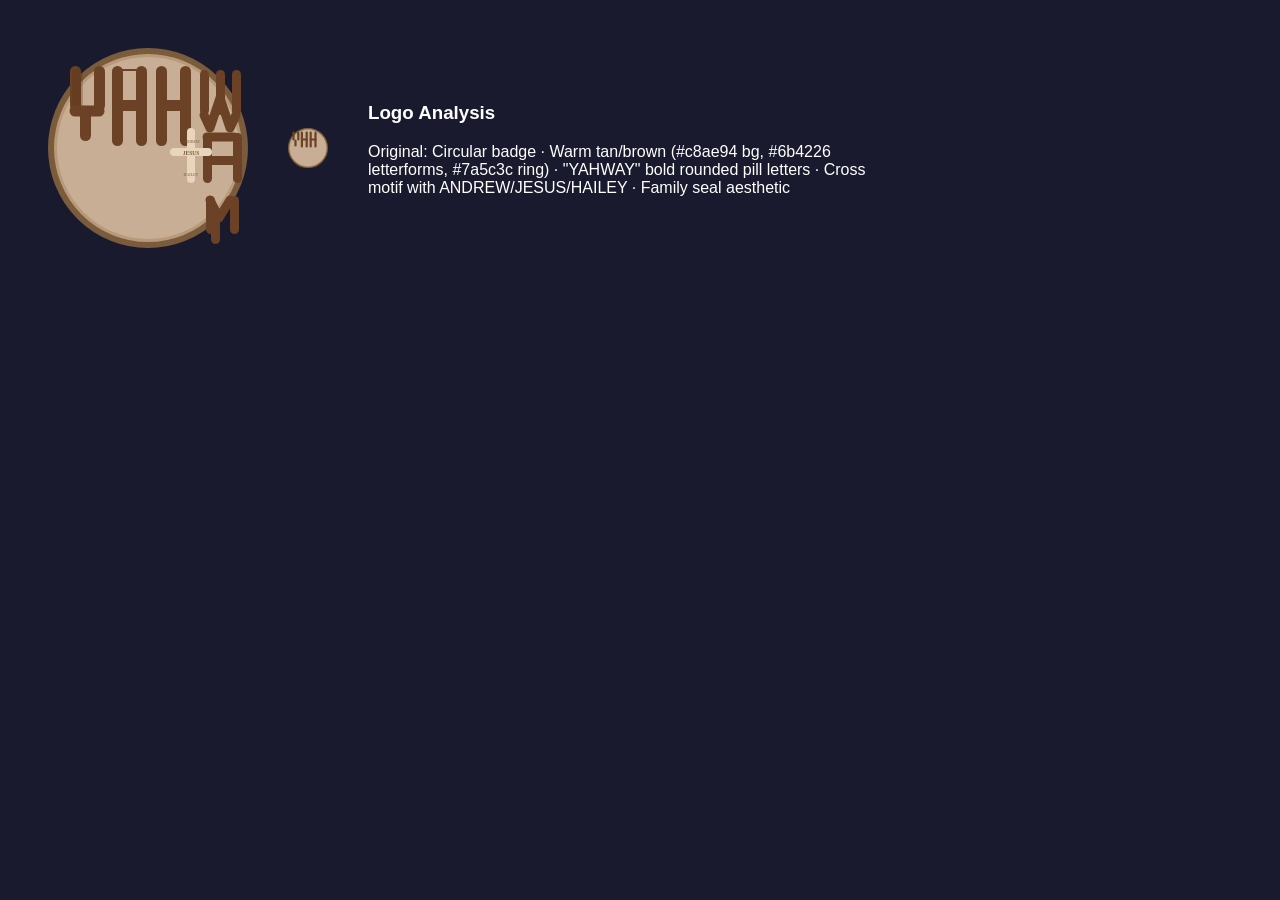
<file: logo-test.html>
<!DOCTYPE html>
<html>
<head>
<meta charset="UTF-8">
<style>
body { background: #1a1a2e; display: flex; gap: 40px; padding: 40px; align-items: center; flex-wrap: wrap; }
</style>
</head>
<body>

<!-- FULL LOGO — matches original: circular badge, YAH|WAY stacked, cross motif -->
<svg width="200" height="200" viewBox="0 0 200 200" fill="none" xmlns="http://www.w3.org/2000/svg" aria-label="YAHWAYLOVE">
  <!-- Outer ring -->
  <circle cx="100" cy="100" r="97" fill="#b89a7a" stroke="#7a5c3c" stroke-width="6"/>
  <!-- Inner fill -->
  <circle cx="100" cy="100" r="91" fill="#c8ae94"/>

  <!-- YAH — large, left-dominant, bold rounded letters -->
  <!-- Y -->
  <rect x="22" y="18" width="11" height="45" rx="5.5" fill="#6b4226"/>
  <rect x="22" y="18" width="11" height="45" rx="5.5" fill="#5a3419" opacity="0.3" transform="translate(2,2)"/>
  <rect x="46" y="18" width="11" height="45" rx="5.5" fill="#6b4226"/>
  <line x1="27" y1="63" x2="51" y2="63" stroke="#6b4226" stroke-width="11" stroke-linecap="round"/>
  <rect x="32" y="58" width="11" height="35" rx="5.5" fill="#6b4226"/>

  <!-- A -->
  <rect x="64" y="18" width="11" height="80" rx="5.5" fill="#6b4226"/>
  <rect x="88" y="18" width="11" height="80" rx="5.5" fill="#6b4226"/>
  <rect x="64" y="52" width="35" height="11" rx="5.5" fill="#6b4226"/>
  <!-- A peak -->
  <path d="M69 22 L89 22" stroke="#6b4226" stroke-width="2"/>

  <!-- H -->
  <rect x="108" y="18" width="11" height="80" rx="5.5" fill="#6b4226"/>
  <rect x="132" y="18" width="11" height="80" rx="5.5" fill="#6b4226"/>
  <rect x="108" y="52" width="35" height="11" rx="5.5" fill="#6b4226"/>

  <!-- WAY — right side, descending -->
  <!-- W -->
  <rect x="152" y="22" width="9" height="45" rx="4.5" fill="#6b4226"/>
  <rect x="168" y="22" width="9" height="45" rx="4.5" fill="#6b4226"/>
  <rect x="184" y="22" width="9" height="45" rx="4.5" fill="#6b4226"/>
  <path d="M156 67 L162 80 L172 50 L182 80 L188 67" stroke="#6b4226" stroke-width="9" stroke-linejoin="round" stroke-linecap="round" fill="none"/>

  <!-- A (WAY) -->
  <rect x="155" y="85" width="9" height="50" rx="4.5" fill="#6b4226"/>
  <rect x="185" y="85" width="9" height="50" rx="4.5" fill="#6b4226"/>
  <rect x="155" y="108" width="39" height="9" rx="4.5" fill="#6b4226"/>
  <path d="M159 89 L186 89" stroke="#6b4226" stroke-width="9" stroke-linecap="round"/>

  <!-- Y (WAY) -->
  <rect x="158" y="148" width="9" height="38" rx="4.5" fill="#6b4226"/>
  <rect x="182" y="148" width="9" height="38" rx="4.5" fill="#6b4226"/>
  <rect x="163" y="166" width="9" height="30" rx="4.5" fill="#6b4226"/>
  <path d="M162 152 L171 170 L182 152" stroke="#6b4226" stroke-width="9" stroke-linejoin="round" stroke-linecap="round" fill="none"/>

  <!-- Cross motif — small, in the WAY section -->
  <!-- vertical beam -->
  <rect x="139" y="80" width="8" height="55" rx="4" fill="#e8d5bc"/>
  <!-- horizontal beam -->
  <rect x="122" y="100" width="42" height="8" rx="4" fill="#e8d5bc"/>
  <!-- JESUS text on horizontal -->
  <text x="143" y="107" font-family="serif" font-size="5.5" fill="#7a5c3c" text-anchor="middle" font-weight="bold">JESUS</text>
  <!-- ANDREW on vertical top -->
  <text x="143" y="95" font-family="serif" font-size="4" fill="#7a5c3c" text-anchor="middle">ANDREW</text>
  <!-- HAILEY on vertical bottom -->
  <text x="143" y="128" font-family="serif" font-size="4" fill="#7a5c3c" text-anchor="middle">HAILEY</text>
</svg>

<!-- NAVBAR SIZE -->
<svg width="40" height="40" viewBox="0 0 200 200" fill="none" xmlns="http://www.w3.org/2000/svg" aria-label="YAHWAYLOVE">
  <circle cx="100" cy="100" r="97" fill="#b89a7a" stroke="#7a5c3c" stroke-width="6"/>
  <circle cx="100" cy="100" r="91" fill="#c8ae94"/>
  <rect x="22" y="18" width="11" height="45" rx="5.5" fill="#6b4226"/>
  <rect x="46" y="18" width="11" height="45" rx="5.5" fill="#6b4226"/>
  <rect x="32" y="58" width="11" height="35" rx="5.5" fill="#6b4226"/>
  <rect x="64" y="18" width="11" height="80" rx="5.5" fill="#6b4226"/>
  <rect x="88" y="18" width="11" height="80" rx="5.5" fill="#6b4226"/>
  <rect x="64" y="52" width="35" height="11" rx="5.5" fill="#6b4226"/>
  <rect x="108" y="18" width="11" height="80" rx="5.5" fill="#6b4226"/>
  <rect x="132" y="18" width="11" height="80" rx="5.5" fill="#6b4226"/>
  <rect x="108" y="52" width="35" height="11" rx="5.5" fill="#6b4226"/>
</svg>

<div style="color:white;font-family:sans-serif;max-width:500px;">
  <h3>Logo Analysis</h3>
  <p>Original: Circular badge · Warm tan/brown (#c8ae94 bg, #6b4226 letterforms, #7a5c3c ring) · "YAHWAY" bold rounded pill letters · Cross motif with ANDREW/JESUS/HAILEY · Family seal aesthetic</p>
</div>

</body>
</html>
</file>
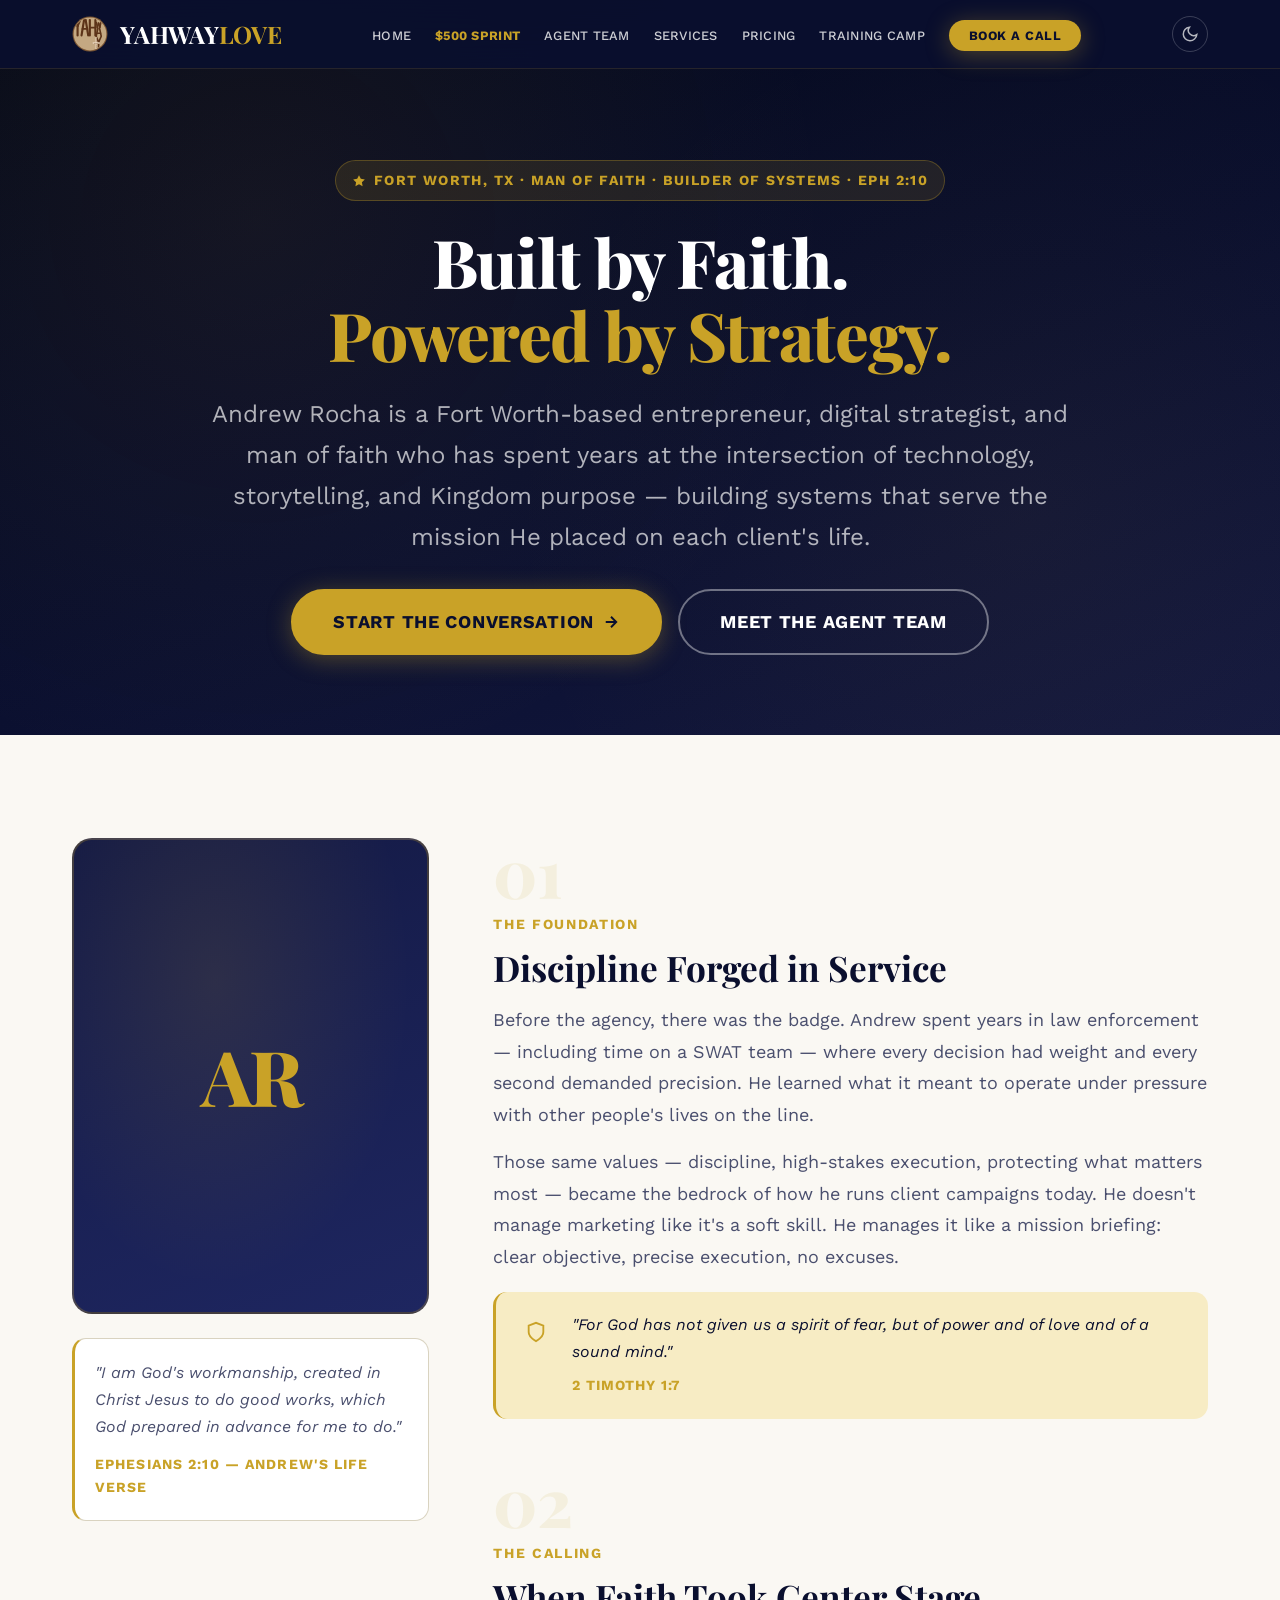
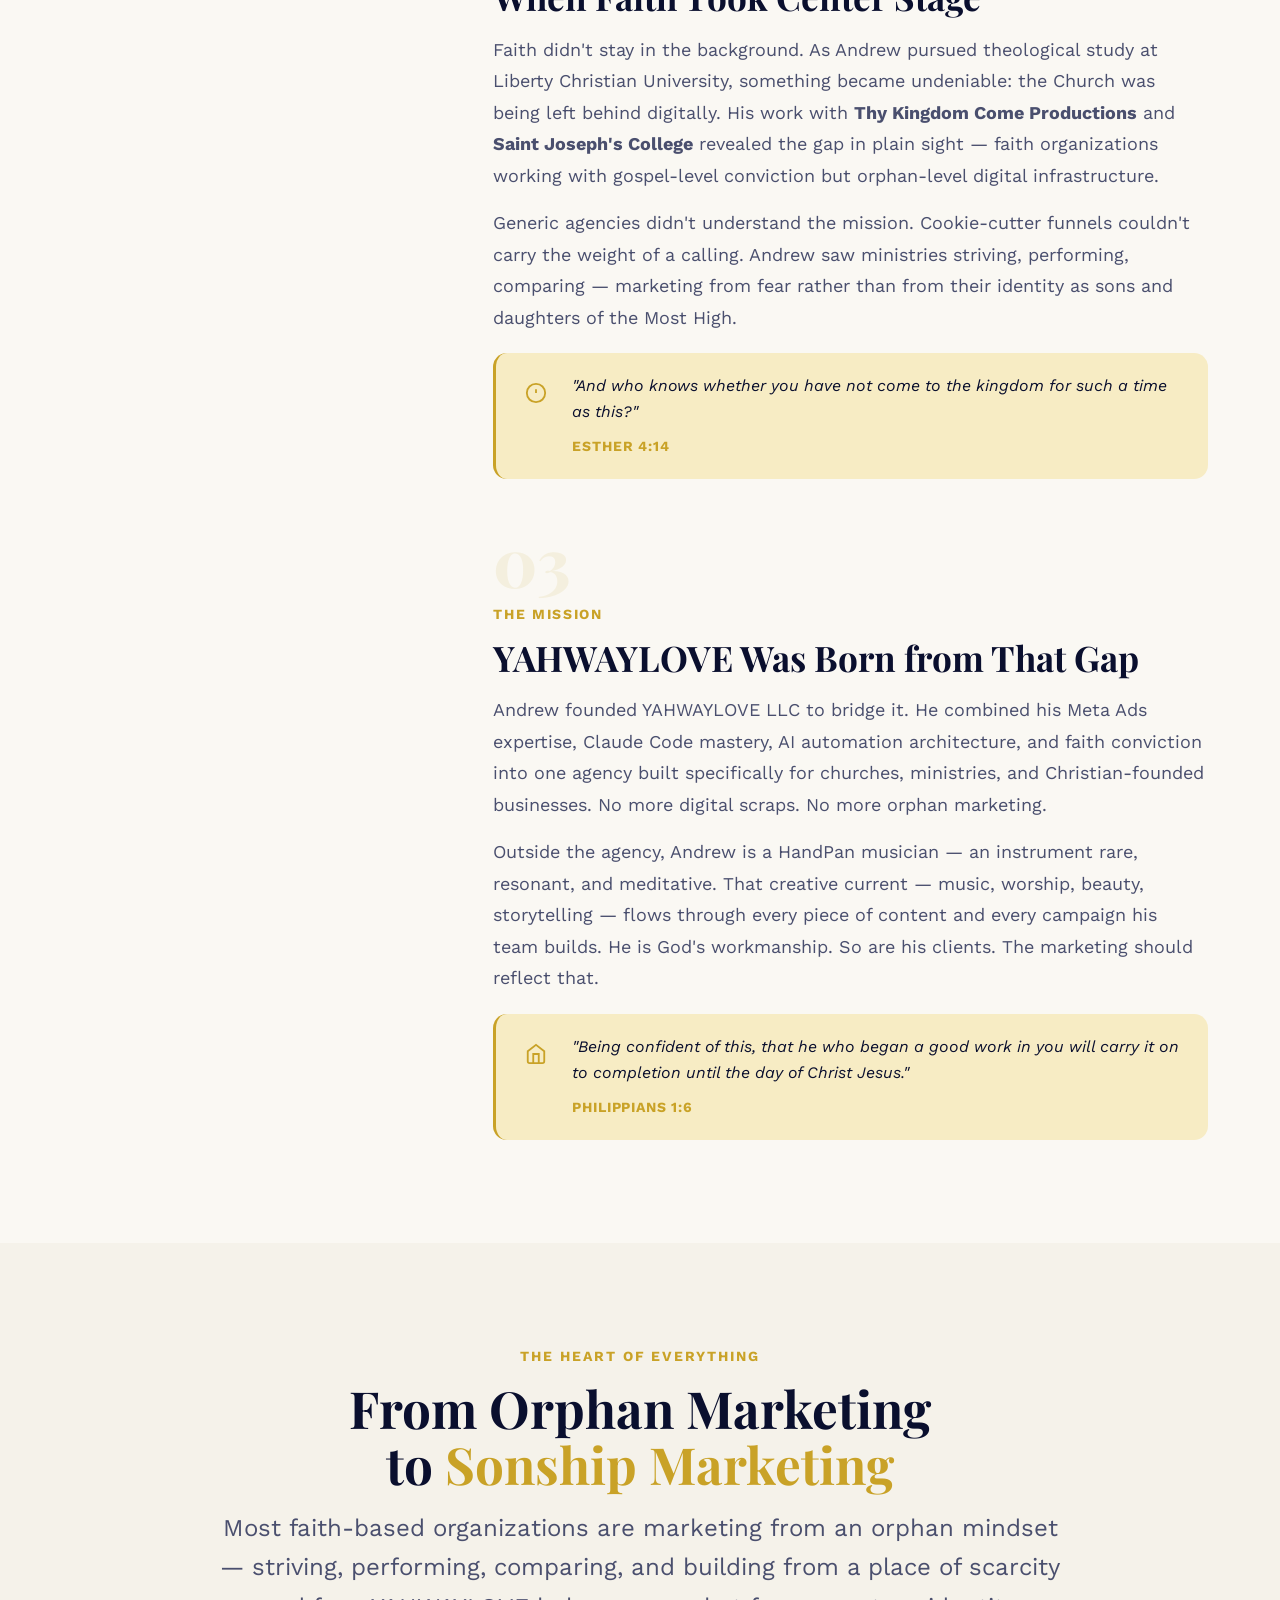
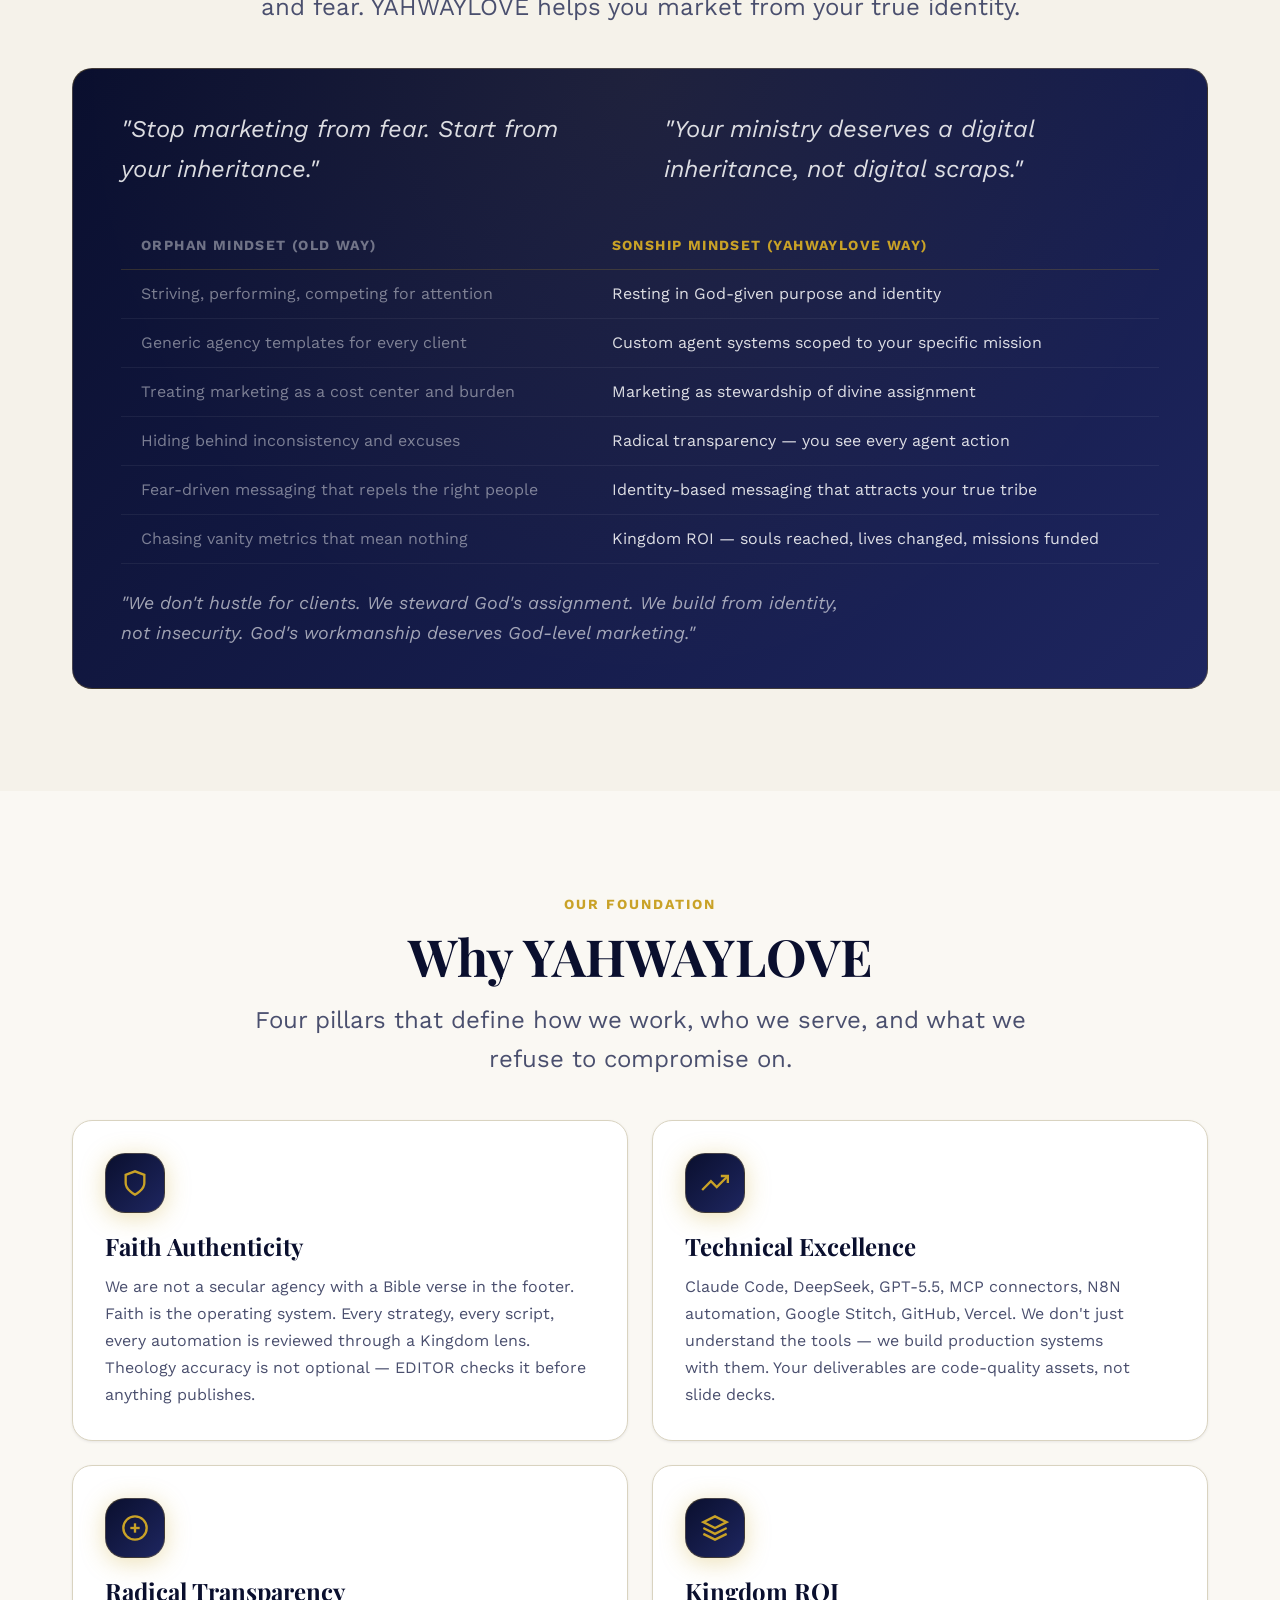
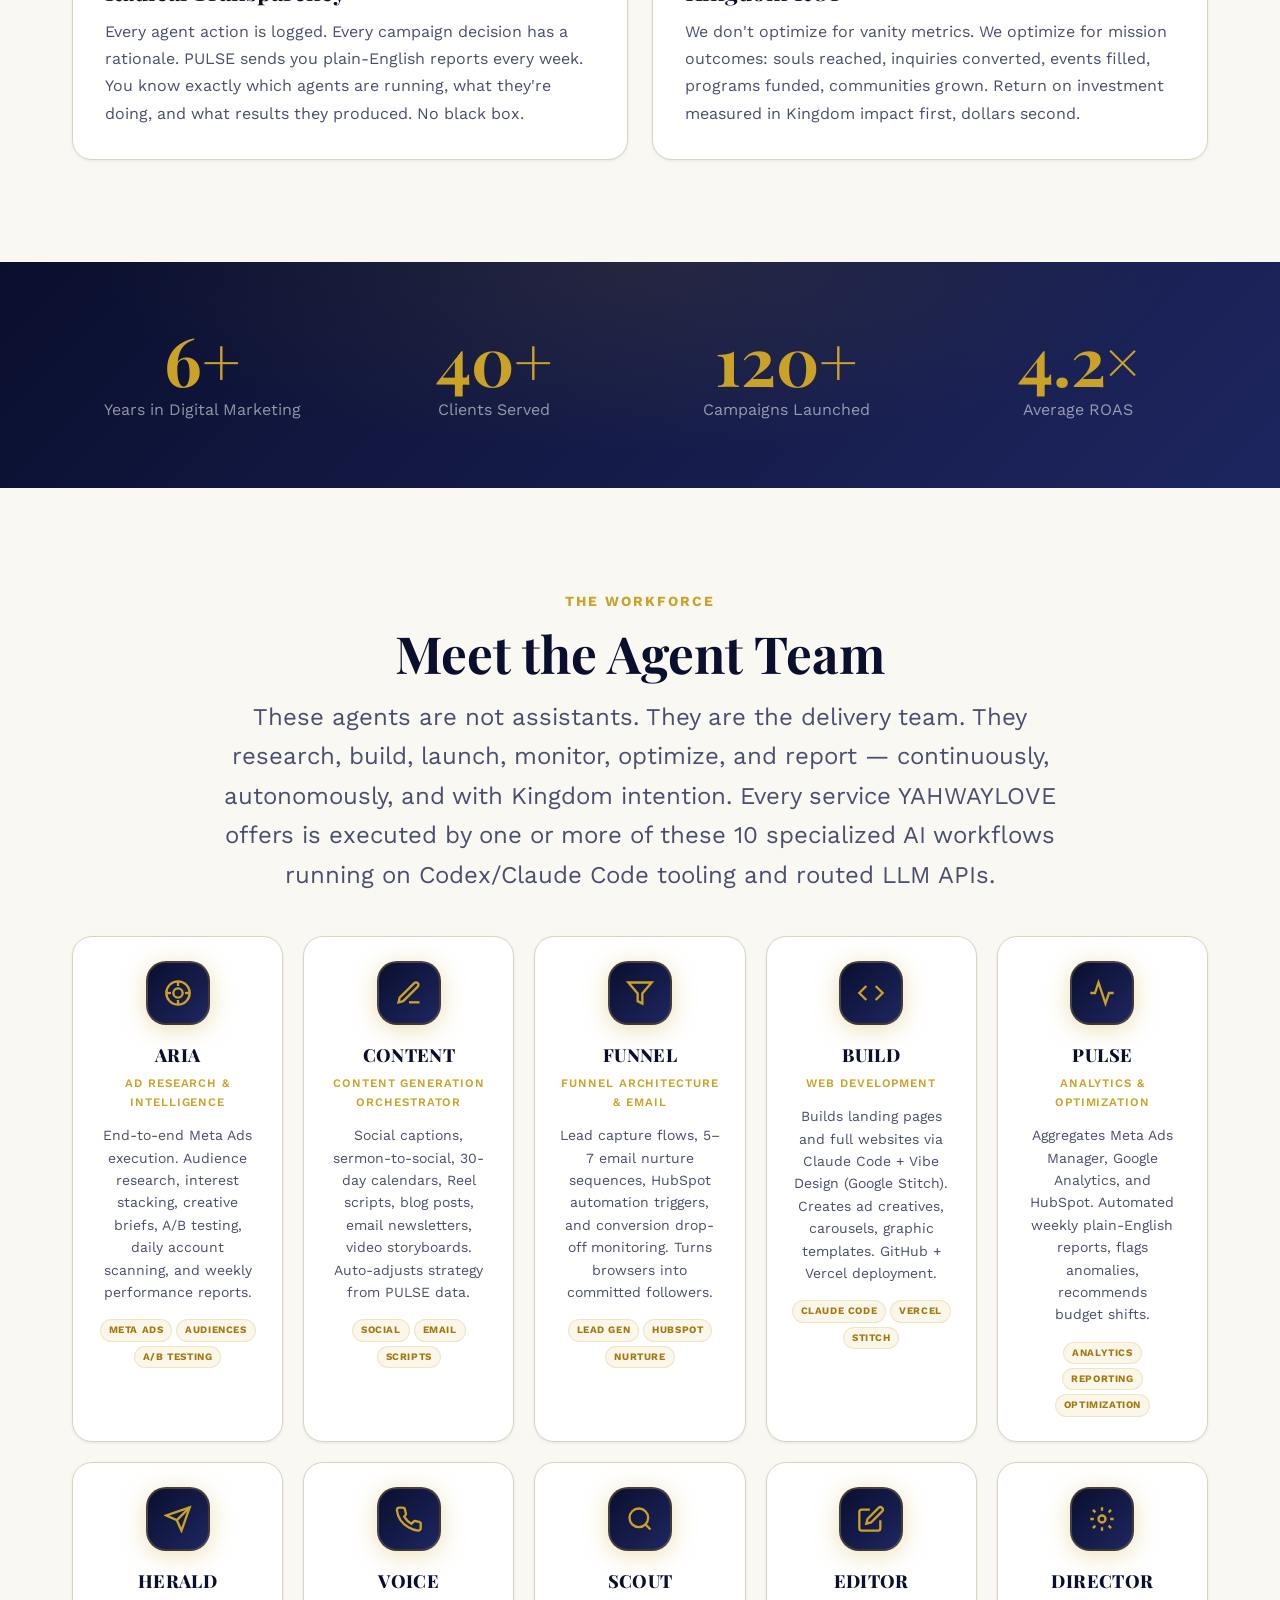
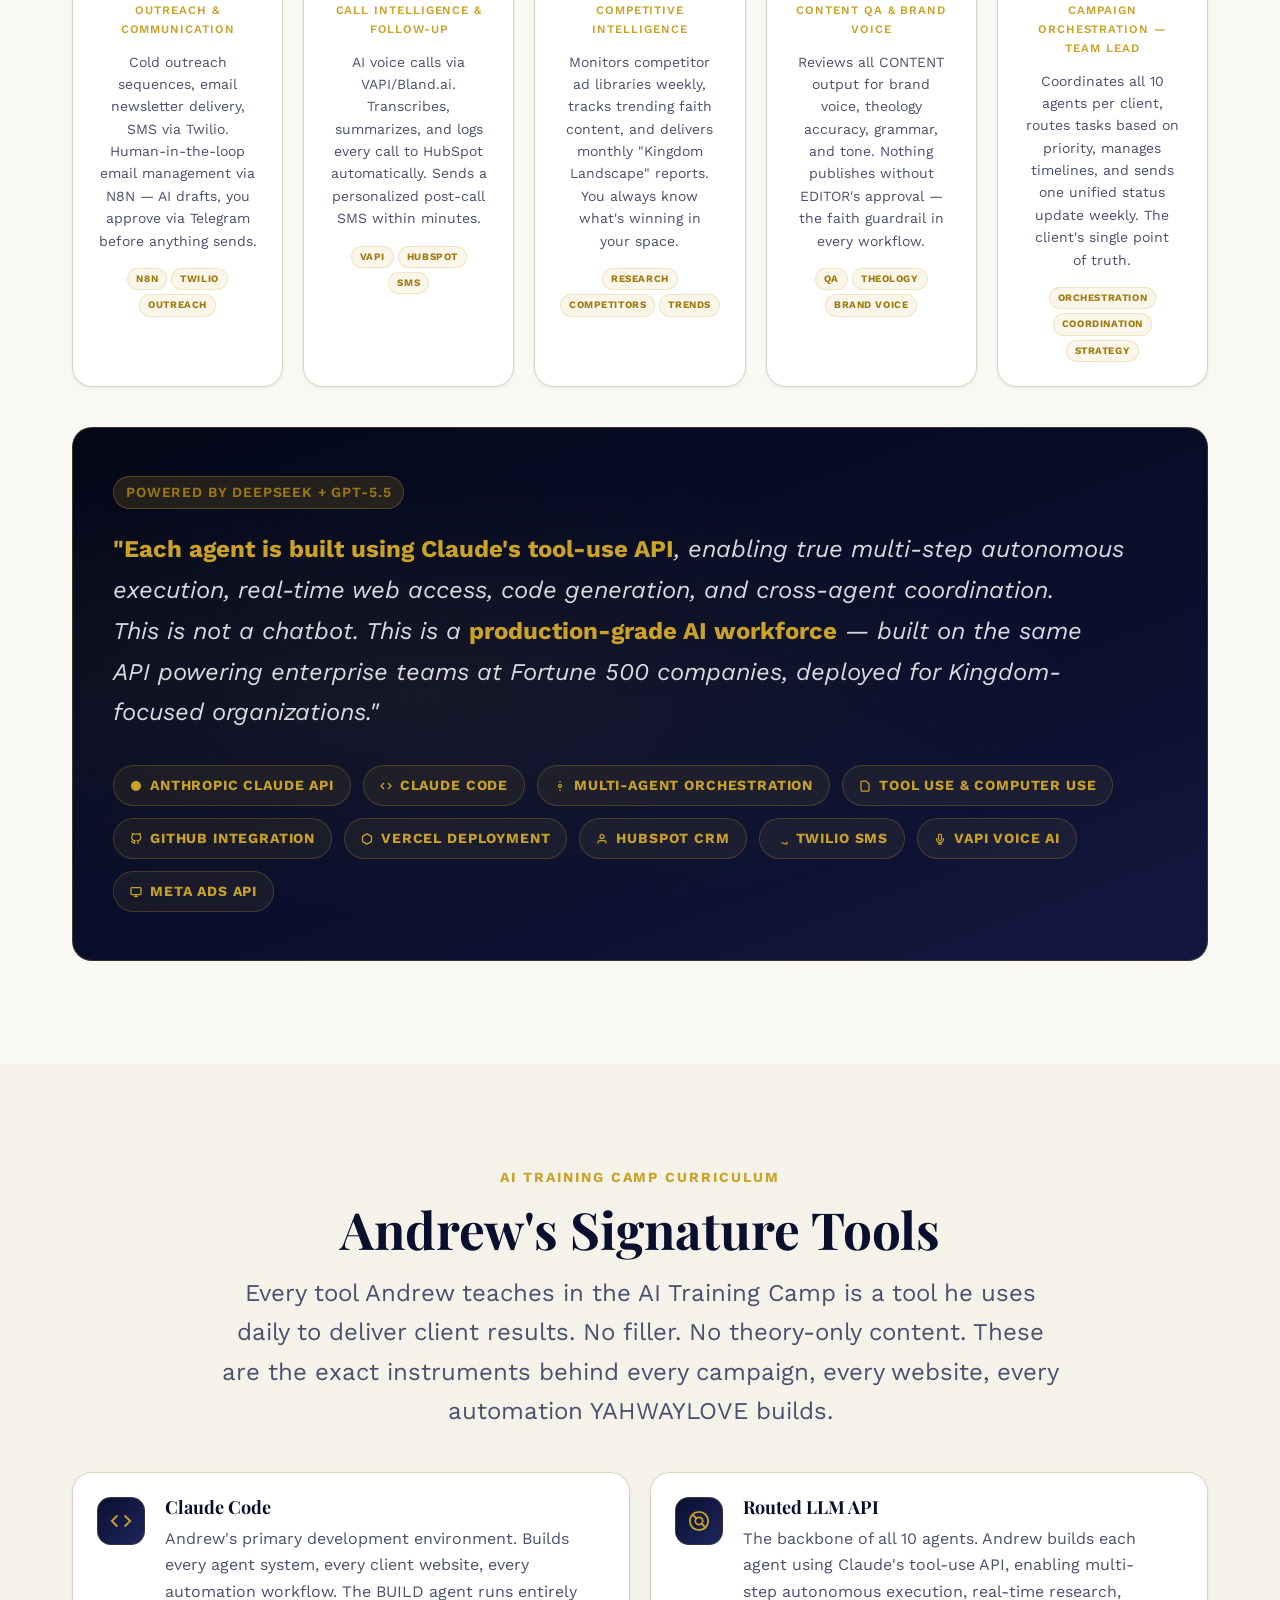
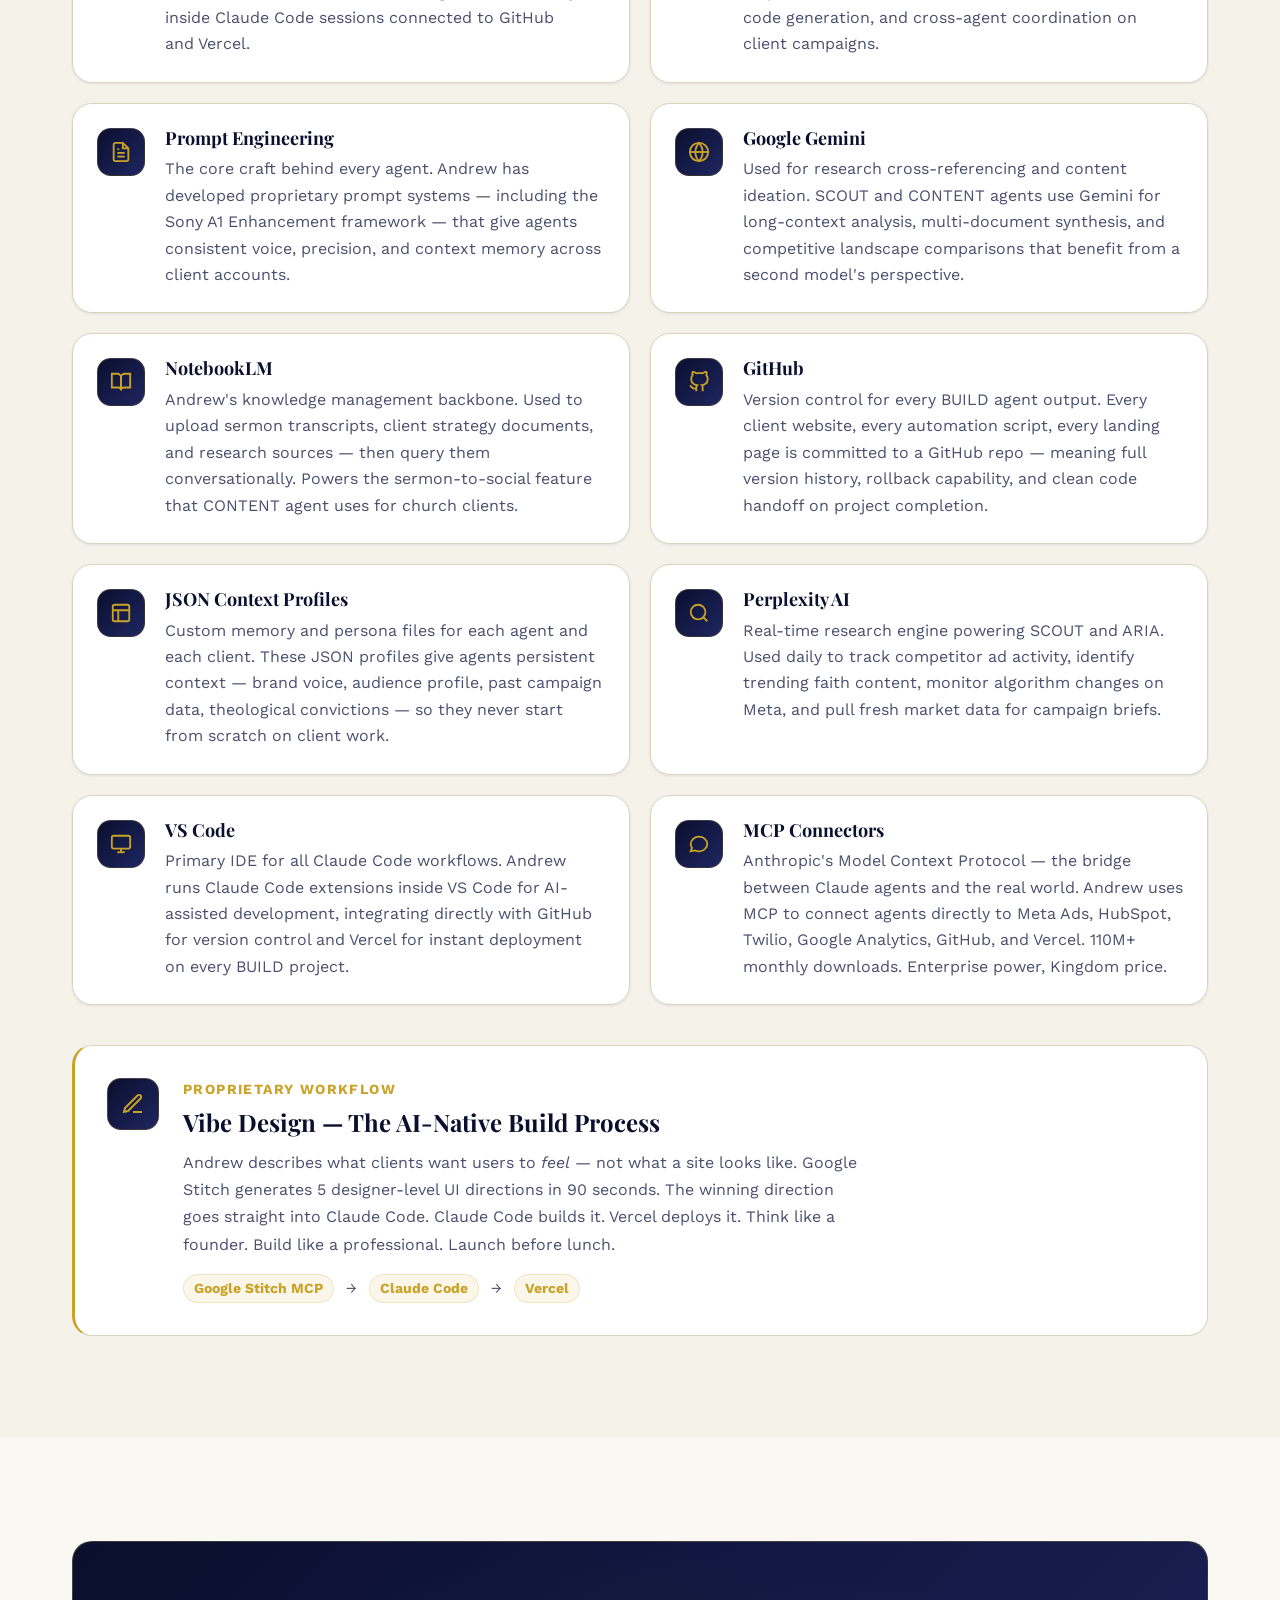
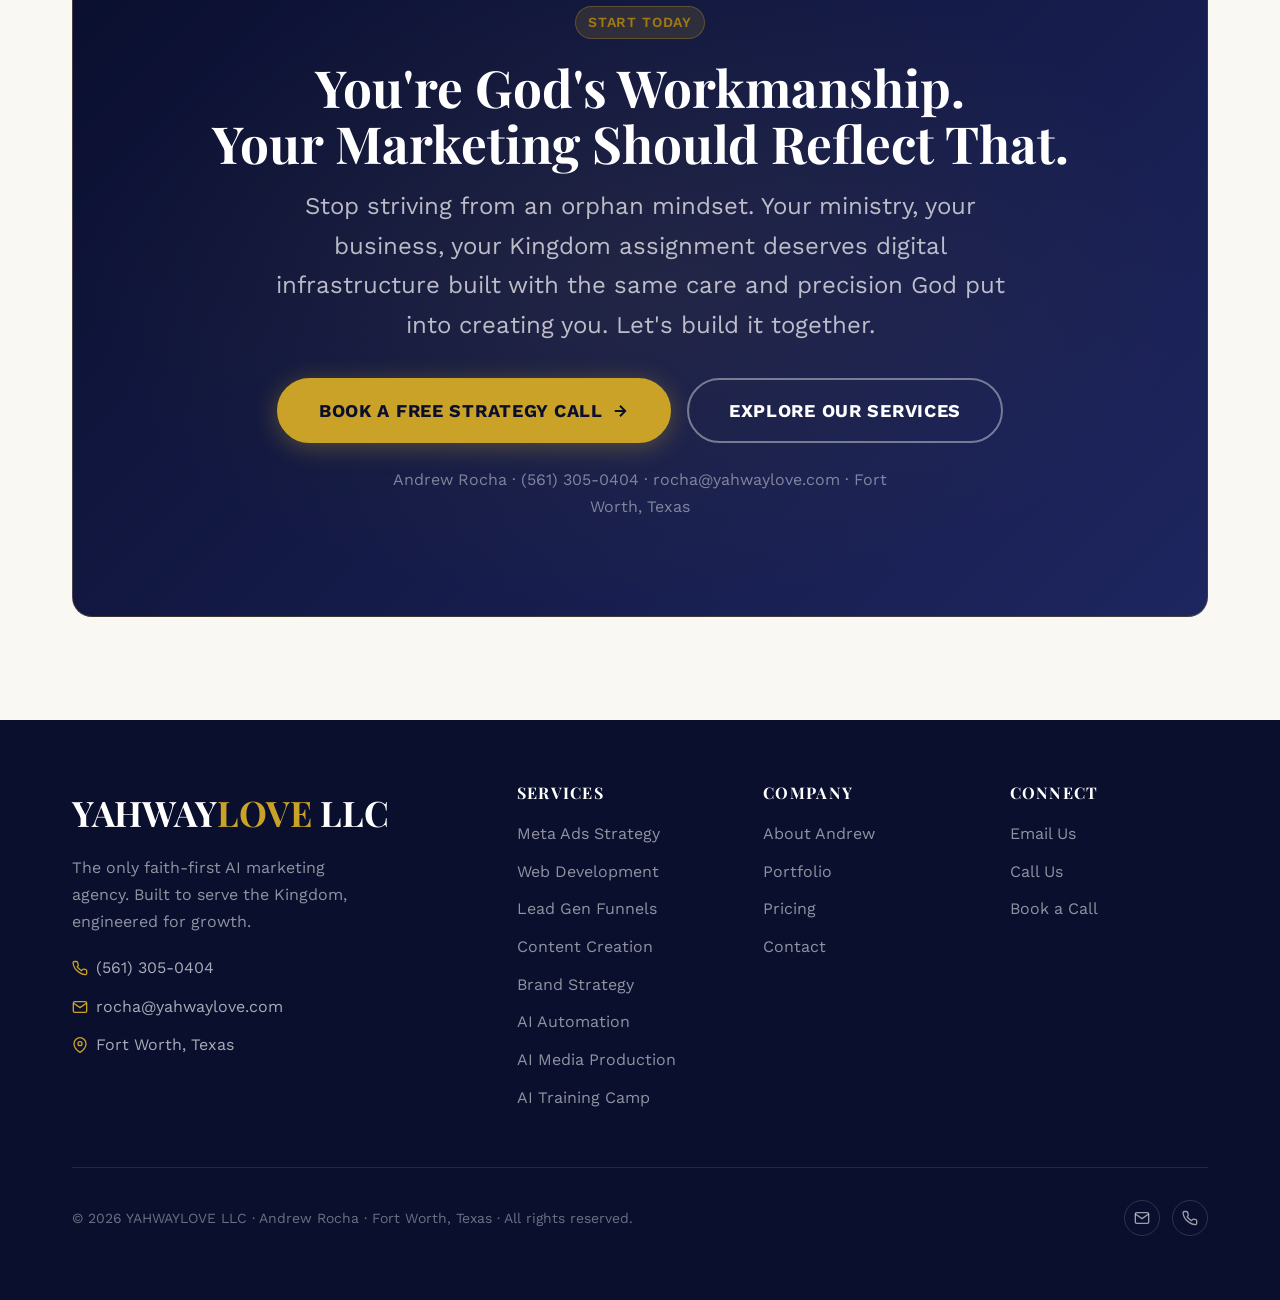
<file: pages/about.html>
<!DOCTYPE html>
<html lang="en">
<head>
  <meta charset="UTF-8" />
  <meta name="viewport" content="width=device-width, initial-scale=1.0" />
  <title>About Andrew Rocha — YAHWAYLOVE LLC | Faith-First AI Marketing</title>
  <meta name="description" content="Andrew Rocha is a Fort Worth-based digital strategist, man of faith, and founder of YAHWAYLOVE LLC — the only faith-first AI marketing agency powered by a 10-agent team on Codex/Claude Code tooling and routed LLM APIs." />
  <meta name="author" content="Andrew Rocha" />
  <meta property="og:title" content="About Andrew Rocha — YAHWAYLOVE LLC" />
  <meta property="og:description" content="From SWAT to Sonship. The story behind the only faith-first AI marketing agency in Fort Worth, Texas." />
  <meta property="og:type" content="website" />
  <link rel="canonical" href="https://yahwaylove.com/pages/about.html" />

  <link rel="preconnect" href="https://fonts.googleapis.com" />
  <link rel="preconnect" href="https://fonts.gstatic.com" crossorigin />
  <link href="https://fonts.googleapis.com/css2?family=Playfair+Display:ital,wght@0,400;0,600;0,700;0,800;1,400;1,700&family=Work+Sans:wght@300..700&display=swap" rel="stylesheet" />

  <link rel="stylesheet" href="../css/tokens.css" />
  <link rel="stylesheet" href="../css/base.css" />
  <link rel="stylesheet" href="../css/components.css" />

  <style>
    /* ---- PAGE HERO ---- */
    .page-hero {
      background: linear-gradient(160deg, #040818 0%, #0a0f2e 55%, #131840 100%);
      padding: calc(var(--space-32) + var(--space-8)) var(--space-8) var(--space-20);
      text-align: center; position: relative; overflow: hidden;
    }
    .page-hero-particles {
      position: absolute; inset: 0;
      background:
        radial-gradient(circle at 20% 30%, rgba(201,162,39,0.07) 0%, transparent 50%),
        radial-gradient(circle at 80% 70%, rgba(201,162,39,0.05) 0%, transparent 45%);
      pointer-events: none;
    }
    .page-hero-content { position: relative; z-index: 2; max-width: var(--content-default); margin: 0 auto; }
    .page-hero-eyebrow {
      display: inline-flex; align-items: center; gap: var(--space-2);
      background: rgba(201,162,39,0.12); border: 1px solid rgba(201,162,39,0.3);
      border-radius: var(--radius-full); padding: var(--space-2) var(--space-4);
      font-size: var(--text-xs); font-weight: 700; letter-spacing: 0.1em;
      text-transform: uppercase; color: var(--brand-gold); margin-bottom: var(--space-6);
    }
    .page-hero-title {
      font-family: var(--font-display); font-size: var(--text-3xl); font-weight: 800;
      color: var(--brand-white); line-height: 1.08; letter-spacing: -0.02em; margin-bottom: var(--space-6);
    }
    .page-hero-title .accent { color: var(--brand-gold); }
    .page-hero-sub {
      font-size: var(--text-lg); color: rgba(255,255,255,0.68); line-height: 1.7;
      max-width: 58ch; margin: 0 auto var(--space-8);
    }

    /* ---- STORY SECTION ---- */
    .story-grid {
      display: grid; grid-template-columns: 1fr 2fr; gap: var(--space-16); align-items: start;
    }
    .story-sidebar {
      position: sticky; top: 120px;
    }
    .story-photo-frame {
      width: 100%; aspect-ratio: 3/4; border-radius: var(--radius-xl);
      background: linear-gradient(160deg, var(--brand-navy-mid), var(--brand-navy-soft));
      border: 2px solid rgba(201,162,39,0.25); overflow: hidden; position: relative;
      display: flex; align-items: center; justify-content: center;
    }
    .story-photo-initials {
      font-family: var(--font-display); font-size: clamp(3rem, 6vw, 5rem);
      font-weight: 800; color: var(--brand-gold); letter-spacing: -0.03em;
      position: relative; z-index: 2;
    }
    .story-photo-frame::before {
      content: ''; position: absolute; inset: 0;
      background: radial-gradient(ellipse at 40% 30%, rgba(201,162,39,0.12) 0%, transparent 65%);
    }
    .story-photo-quote {
      margin-top: var(--space-6); padding: var(--space-5);
      background: var(--color-surface); border: 1px solid var(--color-border);
      border-left: 3px solid var(--brand-gold); border-radius: var(--radius-lg);
      font-size: var(--text-sm); color: var(--color-text-muted); font-style: italic;
      line-height: 1.7;
    }
    .story-photo-quote cite {
      display: block; margin-top: var(--space-3); font-style: normal;
      font-weight: 700; font-size: var(--text-xs); color: var(--brand-gold);
      letter-spacing: 0.08em; text-transform: uppercase;
    }

    .story-chapters { display: flex; flex-direction: column; gap: var(--space-12); }
    .story-chapter { position: relative; }
    .story-chapter-num {
      font-family: var(--font-display); font-size: var(--text-3xl); font-weight: 800;
      color: rgba(201,162,39,0.10); line-height: 1; margin-bottom: var(--space-2);
    }
    .story-chapter-label {
      font-size: var(--text-xs); font-weight: 700; letter-spacing: 0.12em;
      text-transform: uppercase; color: var(--brand-gold); margin-bottom: var(--space-3);
      display: block;
    }
    .story-chapter h3 {
      font-family: var(--font-display); font-size: var(--text-xl); font-weight: 700;
      color: var(--color-text); line-height: 1.15; margin-bottom: var(--space-4);
    }
    .story-chapter p {
      font-size: var(--text-base); color: var(--color-text-muted); line-height: 1.75;
      margin-bottom: var(--space-4);
    }
    .story-chapter p:last-child { margin-bottom: 0; }
    .verse-callout {
      display: flex; gap: var(--space-4); padding: var(--space-5);
      background: var(--color-primary-highlight); border-radius: var(--radius-lg);
      border-left: 3px solid var(--brand-gold); margin-top: var(--space-5);
    }
    .verse-callout .verse-icon {
      flex-shrink: 0; width: 40px; height: 40px;
      display: flex; align-items: center; justify-content: center;
      color: var(--brand-gold);
    }
    .verse-callout p {
      font-style: italic; color: var(--color-text); font-size: var(--text-sm);
      margin-bottom: var(--space-1) !important; line-height: 1.65;
    }
    .verse-callout cite {
      font-style: normal; font-size: var(--text-xs); font-weight: 700;
      color: var(--brand-gold); letter-spacing: 0.06em; text-transform: uppercase;
    }

    /* ---- SONSHIP CALLOUT ---- */
    .sonship-callout {
      background: linear-gradient(135deg, var(--brand-navy) 0%, var(--brand-navy-soft) 100%);
      border-radius: var(--radius-xl); padding: var(--space-10) var(--space-12);
      border: 1px solid rgba(201,162,39,0.25); position: relative; overflow: hidden;
    }
    .sonship-callout::before {
      content: ''; position: absolute; inset: 0;
      background: radial-gradient(ellipse at center top, rgba(201,162,39,0.08) 0%, transparent 70%);
    }
    .sonship-callout-inner { position: relative; z-index: 1; }
    .sonship-table {
      width: 100%; border-collapse: collapse; margin-top: var(--space-6);
    }
    .sonship-table th {
      padding: var(--space-3) var(--space-5); text-align: left;
      font-size: var(--text-xs); font-weight: 700; letter-spacing: 0.1em;
      text-transform: uppercase; border-bottom: 1px solid rgba(201,162,39,0.2);
    }
    .sonship-table th:first-child { color: rgba(255,255,255,0.4); }
    .sonship-table th:last-child { color: var(--brand-gold); }
    .sonship-table td {
      padding: var(--space-3) var(--space-5); font-size: var(--text-sm);
      border-bottom: 1px solid rgba(255,255,255,0.06); vertical-align: top;
      line-height: 1.5;
    }
    .sonship-table td:first-child { color: rgba(255,255,255,0.45); }
    .sonship-table td:last-child { color: rgba(255,255,255,0.85); }

    /* ---- PILLARS ---- */
    .pillars-grid {
      display: grid; grid-template-columns: repeat(2, 1fr); gap: var(--space-6);
    }
    .pillar-card {
      background: var(--color-surface); border: 1px solid var(--color-border);
      border-radius: var(--radius-xl); padding: var(--space-8);
      box-shadow: var(--shadow-sm); transition: transform var(--transition-interactive), box-shadow var(--transition-interactive);
    }
    .pillar-card:hover { transform: translateY(-4px); box-shadow: var(--shadow-lg); }
    .pillar-icon {
      width: 60px; height: 60px; border-radius: var(--radius-xl);
      background: linear-gradient(135deg, var(--brand-navy), var(--brand-navy-soft));
      border: 1.5px solid rgba(201,162,39,0.25);
      display: flex; align-items: center; justify-content: center;
      color: var(--brand-gold); margin-bottom: var(--space-5);
      box-shadow: var(--shadow-gold);
    }
    .pillar-card h3 {
      font-family: var(--font-display); font-size: var(--text-lg); font-weight: 700;
      color: var(--color-text); margin-bottom: var(--space-3);
    }
    .pillar-card p { font-size: var(--text-sm); color: var(--color-text-muted); line-height: 1.7; }

    /* ---- STATS BAR ---- */
    .stats-bar {
      background: linear-gradient(135deg, var(--brand-navy) 0%, var(--brand-navy-soft) 100%);
      padding-block: var(--space-16); position: relative; overflow: hidden;
    }
    .stats-bar::before {
      content: ''; position: absolute; inset: 0;
      background: radial-gradient(ellipse at 50% 0%, rgba(201,162,39,0.10) 0%, transparent 60%);
    }
    .stats-bar-inner {
      position: relative; z-index: 1; max-width: var(--content-wide); margin: 0 auto; padding: 0 var(--space-8);
      display: grid; grid-template-columns: repeat(4, 1fr); gap: var(--space-8);
    }
    .stat-item { text-align: center; }
    .stat-item .stat-value { color: var(--brand-gold); }
    .stat-item .stat-label { color: rgba(255,255,255,0.55); }
    .stat-divider {
      width: 1px; background: rgba(201,162,39,0.2);
      height: 60px; align-self: center; justify-self: center;
    }

    /* ---- AGENT GRID ---- */
    .agent-grid {
      display: grid; grid-template-columns: repeat(5, 1fr); gap: var(--space-5);
    }
    .agent-card {
      background: var(--color-surface); border: 1px solid var(--color-border);
      border-radius: var(--radius-xl); padding: var(--space-6); text-align: center;
      box-shadow: var(--shadow-sm); transition: transform var(--transition-interactive), box-shadow var(--transition-interactive), border-color var(--transition-interactive);
    }
    .agent-card:hover { transform: translateY(-5px); box-shadow: var(--shadow-lg); border-color: rgba(201,162,39,0.35); }
    .agent-avatar {
      width: 64px; height: 64px; border-radius: var(--radius-xl);
      background: linear-gradient(135deg, var(--brand-navy) 0%, var(--brand-navy-soft) 100%);
      border: 2px solid rgba(201,162,39,0.25); display: flex; align-items: center;
      justify-content: center; color: var(--brand-gold); margin: 0 auto var(--space-4);
      box-shadow: var(--shadow-gold);
    }
    .agent-codename {
      font-family: var(--font-display); font-size: var(--text-base); font-weight: 800;
      color: var(--color-text); letter-spacing: 0.02em; margin-bottom: var(--space-1);
    }
    .agent-role {
      font-size: 0.72rem; font-weight: 600; letter-spacing: 0.08em; text-transform: uppercase;
      color: var(--brand-gold); margin-bottom: var(--space-3);
    }
    .agent-blurb {
      font-size: var(--text-xs); color: var(--color-text-muted); line-height: 1.6;
      margin-bottom: var(--space-4);
    }
    .agent-tags { display: flex; flex-wrap: wrap; gap: var(--space-1); justify-content: center; }
    .agent-tag {
      font-size: 0.62rem; font-weight: 700; letter-spacing: 0.06em; text-transform: uppercase;
      background: rgba(201,162,39,0.1); color: var(--brand-gold-dim);
      border: 1px solid rgba(201,162,39,0.2); border-radius: var(--radius-full);
      padding: 2px 8px;
    }
    [data-theme='dark'] .agent-tag { color: var(--brand-gold-light); }

    /* ---- TECH STACK CALLOUT ---- */
    .tech-stack-callout {
      background: linear-gradient(160deg, #040818 0%, #0a0f2e 60%, #131840 100%);
      border-radius: var(--radius-xl); padding: var(--space-12) var(--space-10);
      border: 1px solid rgba(201,162,39,0.25); position: relative; overflow: hidden;
      margin-top: var(--space-10);
    }
    .tech-stack-callout::before {
      content: ''; position: absolute; inset: 0;
      background: radial-gradient(ellipse at 30% 50%, rgba(201,162,39,0.07) 0%, transparent 60%);
    }
    .tech-stack-inner { position: relative; z-index: 1; }
    .tech-stack-quote {
      font-size: var(--text-lg); color: rgba(255,255,255,0.85); line-height: 1.7;
      font-style: italic; margin-bottom: var(--space-8); max-width: 72ch;
    }
    .tech-stack-quote strong { color: var(--brand-gold); font-style: normal; }
    .tech-badges {
      display: flex; flex-wrap: wrap; gap: var(--space-3);
    }
    .tech-badge {
      display: inline-flex; align-items: center; gap: var(--space-2);
      background: rgba(201,162,39,0.08); border: 1px solid rgba(201,162,39,0.25);
      border-radius: var(--radius-full); padding: var(--space-2) var(--space-4);
      font-size: var(--text-xs); font-weight: 700; letter-spacing: 0.06em;
      text-transform: uppercase; color: var(--brand-gold);
    }

    /* ---- SIGNATURE TOOLS ---- */
    .tools-grid {
      display: grid; grid-template-columns: repeat(2, 1fr); gap: var(--space-5);
    }
    .tool-card {
      background: var(--color-surface); border: 1px solid var(--color-border);
      border-radius: var(--radius-xl); padding: var(--space-6);
      box-shadow: var(--shadow-sm); display: flex; gap: var(--space-5); align-items: flex-start;
      transition: transform var(--transition-interactive), box-shadow var(--transition-interactive);
    }
    .tool-card:hover { transform: translateY(-3px); box-shadow: var(--shadow-md); }
    .tool-icon-wrap {
      flex-shrink: 0; width: 48px; height: 48px; border-radius: var(--radius-lg);
      background: linear-gradient(135deg, var(--brand-navy), var(--brand-navy-soft));
      border: 1.5px solid rgba(201,162,39,0.2); display: flex; align-items: center;
      justify-content: center; color: var(--brand-gold);
    }
    .tool-card-content h4 {
      font-family: var(--font-display); font-size: var(--text-base); font-weight: 700;
      color: var(--color-text); margin-bottom: var(--space-2);
    }
    .tool-card-content p {
      font-size: var(--text-sm); color: var(--color-text-muted); line-height: 1.65;
    }

    /* ---- CTA SECTION ---- */
    .about-cta {
      background: linear-gradient(135deg, var(--brand-navy) 0%, var(--brand-navy-soft) 100%);
      border-radius: var(--radius-xl); padding: var(--space-16) var(--space-12);
      border: 1px solid rgba(201,162,39,0.25); text-align: center;
      position: relative; overflow: hidden;
    }
    .about-cta::before {
      content: ''; position: absolute; inset: 0;
      background: radial-gradient(ellipse at center, rgba(201,162,39,0.08) 0%, transparent 70%);
    }
    .about-cta-inner { position: relative; z-index: 1; }
    .about-cta h2 {
      font-family: var(--font-display); font-size: var(--text-2xl); font-weight: 700;
      color: var(--brand-white); margin-bottom: var(--space-4); line-height: 1.1;
    }
    .about-cta p {
      font-size: var(--text-lg); color: rgba(255,255,255,0.7); margin-bottom: var(--space-8);
      max-width: 52ch; margin-left: auto; margin-right: auto; line-height: 1.65;
    }

    /* RESPONSIVE */
    @media (max-width: 1100px) {
      .agent-grid { grid-template-columns: repeat(4, 1fr); }
    }
    @media (max-width: 900px) {
      .story-grid { grid-template-columns: 1fr; }
      .story-sidebar { position: static; display: flex; flex-direction: row; gap: var(--space-6); align-items: flex-start; }
      .story-photo-frame { width: 180px; flex-shrink: 0; }
      .story-photo-quote { flex: 1; margin-top: 0; }
      .pillars-grid { grid-template-columns: 1fr; }
      .agent-grid { grid-template-columns: repeat(3, 1fr); }
      .tools-grid { grid-template-columns: 1fr; }
      .stats-bar-inner { grid-template-columns: repeat(2, 1fr); }
      .sonship-callout { padding: var(--space-8); }
    }
    @media (max-width: 640px) {
      .page-hero { padding-top: calc(var(--space-24) + var(--space-8)); }
      .agent-grid { grid-template-columns: repeat(2, 1fr); }
      .story-sidebar { flex-direction: column; }
      .story-photo-frame { width: 100%; }
      .about-cta { padding: var(--space-10) var(--space-6); }
      .tech-stack-callout { padding: var(--space-8) var(--space-6); }
    }
    @media (max-width: 480px) {
      .agent-grid { grid-template-columns: 1fr; }
    }
  </style>
</head>
<body>

<!-- ====== NAV ====== -->
<nav class="nav" role="navigation" aria-label="Main navigation">
  <div class="nav-inner">
    <a href="../index.html" class="nav-logo" aria-label="YAHWAYLOVE Home">
      <svg width="36" height="36" viewBox="0 0 200 200" fill="none" xmlns="http://www.w3.org/2000/svg" aria-label="YAHWAYLOVE"><defs>
    <clipPath id="bc">
      <circle cx="100" cy="100" r="89"/>
    </clipPath>
  </defs>

  <!-- Badge -->
  <circle cx="100" cy="100" r="97" fill="#7a5533"/>
  <circle cx="100" cy="100" r="91" fill="#c4a882"/>

  <g clip-path="url(#bc)">

    <!-- ══ YAH — left column (x: 14–130) ══ -->

    <!-- Y -->
    <line x1="16" y1="22" x2="31" y2="55" stroke="#5c3318" stroke-width="12" stroke-linecap="round"/>
    <line x1="46" y1="22" x2="31" y2="55" stroke="#5c3318" stroke-width="12" stroke-linecap="round"/>
    <line x1="31" y1="55" x2="31" y2="108" stroke="#5c3318" stroke-width="12" stroke-linecap="round"/>

    <!-- A -->
    <line x1="53" y1="108" x2="67" y2="22" stroke="#5c3318" stroke-width="12" stroke-linecap="round"/>
    <line x1="90" y1="108" x2="76" y2="22" stroke="#5c3318" stroke-width="12" stroke-linecap="round"/>
    <line x1="58" y1="72" x2="85" y2="72" stroke="#5c3318" stroke-width="10" stroke-linecap="round"/>

    <!-- H -->
    <line x1="99" y1="22" x2="99" y2="108" stroke="#5c3318" stroke-width="12" stroke-linecap="round"/>
    <line x1="130" y1="22" x2="130" y2="108" stroke="#5c3318" stroke-width="12" stroke-linecap="round"/>
    <line x1="99" y1="65" x2="130" y2="65" stroke="#5c3318" stroke-width="10" stroke-linecap="round"/>

    <!-- ══ WAY — right column (x: 138–172)
         Circle at y=35: max x = 100+sqrt(89²-65²) = 100+sqrt(7921-4225) = 100+60.8 = 160.8
         Circle at y=50: max x = 100+sqrt(89²-50²) = 100+sqrt(7921-2500) = 100+73.6 = 173.6
         So W can start at y=38, safe x up to ~158
    ══ -->

    <!-- W (y: 36–66, x: 136–162) -->
    <line x1="136" y1="36" x2="141" y2="62" stroke="#5c3318" stroke-width="9" stroke-linecap="round"/>
    <line x1="141" y1="62" x2="148" y2="40" stroke="#5c3318" stroke-width="9" stroke-linecap="round"/>
    <line x1="148" y1="40" x2="155" y2="62" stroke="#5c3318" stroke-width="9" stroke-linecap="round"/>
    <line x1="155" y1="62" x2="160" y2="36" stroke="#5c3318" stroke-width="9" stroke-linecap="round"/>

    <!-- A (y: 68–110, x: 135–162) -->
    <line x1="135" y1="110" x2="144" y2="68" stroke="#5c3318" stroke-width="9" stroke-linecap="round"/>
    <line x1="162" y1="110" x2="153" y2="68" stroke="#5c3318" stroke-width="9" stroke-linecap="round"/>
    <line x1="138" y1="96" x2="159" y2="96" stroke="#5c3318" stroke-width="8" stroke-linecap="round"/>

    <!-- Y (y: 114–178, x: 135–162) -->
    <line x1="135" y1="114" x2="148" y2="145" stroke="#5c3318" stroke-width="9" stroke-linecap="round"/>
    <line x1="162" y1="114" x2="148" y2="145" stroke="#5c3318" stroke-width="9" stroke-linecap="round"/>
    <line x1="148" y1="145" x2="148" y2="183" stroke="#5c3318" stroke-width="9" stroke-linecap="round"/>

    <!-- ══ CROSS (cream) ══ -->
    <line x1="134" y1="120" x2="134" y2="185" stroke="#e8d4bc" stroke-width="7" stroke-linecap="round"/>
    <line x1="118" y1="150" x2="152" y2="150" stroke="#e8d4bc" stroke-width="7" stroke-linecap="round"/>

    <!-- JESUS -->
    <text x="134" y="153.5" font-family="Georgia,serif" font-size="6" fill="#6b4220" text-anchor="middle" font-weight="bold" letter-spacing="0.6">JESUS</text>

    <!-- ANDREW -->
    <g transform="rotate(-90 134 133)">
      <text x="134" y="136" font-family="Georgia,serif" font-size="5" fill="#6b4220" text-anchor="middle" letter-spacing="0.3">ANDREW</text>
    </g>

    <!-- HAILEY -->
    <g transform="rotate(-90 134 168)">
      <text x="134" y="171" font-family="Georgia,serif" font-size="5" fill="#6b4220" text-anchor="middle" letter-spacing="0.3">HAILEY</text>
    </g>

  </g></svg>
      <span class="nav-logo-text">YAHWAY<span>LOVE</span></span>
    </a>
    <button class="hamburger" aria-label="Open menu" aria-expanded="false"><span></span><span></span><span></span></button>
    <ul class="nav-links" role="list">
      <li><a href="../index.html">Home</a></li>
      <li><a href="sprint.html" style="color:var(--brand-gold);font-weight:700;">$500 Sprint</a></li>
      <li><a href="agents.html">Agent Team</a></li>
      <li><a href="services.html">Services</a></li>
      <li><a href="pricing.html">Pricing</a></li>
      <li><a href="training.html">Training Camp</a></li>
      <li><a href="contact.html" class="nav-cta">Book a Call</a></li>
    </ul>
    <button class="theme-toggle" data-theme-toggle aria-label="Toggle dark mode">
      <svg width="18" height="18" viewBox="0 0 24 24" fill="none" stroke="currentColor" stroke-width="2"><path d="M21 12.79A9 9 0 1 1 11.21 3 7 7 0 0 0 21 12.79z"/></svg>
    </button>
  </div>
</nav>

<!-- ====== PAGE HERO ====== -->
<section class="page-hero" aria-label="About Hero">
  <div class="page-hero-particles" aria-hidden="true"></div>
  <div class="page-hero-content">
    <div class="page-hero-eyebrow" data-animate>
      <svg width="14" height="14" viewBox="0 0 24 24" fill="currentColor"><path d="M12 2L15.09 8.26L22 9.27L17 14.14L18.18 21.02L12 17.77L5.82 21.02L7 14.14L2 9.27L8.91 8.26L12 2Z"/></svg>
      Fort Worth, TX · Man of Faith · Builder of Systems · Eph 2:10
    </div>
    <h1 class="page-hero-title" data-animate data-animate-delay="1">
      Built by Faith.<br><span class="accent">Powered by Strategy.</span>
    </h1>
    <p class="page-hero-sub" data-animate data-animate-delay="2">
      Andrew Rocha is a Fort Worth-based entrepreneur, digital strategist, and man of faith who has spent years at the intersection of technology, storytelling, and Kingdom purpose — building systems that serve the mission He placed on each client's life.
    </p>
    <div style="display:flex;align-items:center;justify-content:center;gap:var(--space-4);flex-wrap:wrap;" data-animate data-animate-delay="3">
      <a href="contact.html" class="btn btn-primary btn-lg">
        Start the Conversation
        <svg width="18" height="18" viewBox="0 0 24 24" fill="none" stroke="currentColor" stroke-width="2.5"><path d="M5 12h14M12 5l7 7-7 7"/></svg>
      </a>
      <a href="#agent-team" class="btn btn-outline btn-lg">Meet the Agent Team</a>
    </div>
  </div>
</section>

<!-- ====== ANDREW'S STORY ====== -->
<section style="background:var(--color-bg);">
  <div class="container">
    <div class="story-grid">

      <!-- Sidebar -->
      <div class="story-sidebar" data-animate>
        <div class="story-photo-frame" aria-label="Andrew Rocha">
          <div class="story-photo-initials">AR</div>
        </div>
        <blockquote class="story-photo-quote">
          <p>"I am God's workmanship, created in Christ Jesus to do good works, which God prepared in advance for me to do."</p>
          <cite>Ephesians 2:10 — Andrew's life verse</cite>
        </blockquote>
      </div>

      <!-- Story Chapters -->
      <div class="story-chapters">

        <!-- Chapter 1 -->
        <div class="story-chapter" data-animate>
          <div class="story-chapter-num">01</div>
          <span class="story-chapter-label">The Foundation</span>
          <h3>Discipline Forged in Service</h3>
          <p>Before the agency, there was the badge. Andrew spent years in law enforcement — including time on a SWAT team — where every decision had weight and every second demanded precision. He learned what it meant to operate under pressure with other people's lives on the line.</p>
          <p>Those same values — discipline, high-stakes execution, protecting what matters most — became the bedrock of how he runs client campaigns today. He doesn't manage marketing like it's a soft skill. He manages it like a mission briefing: clear objective, precise execution, no excuses.</p>
          <div class="verse-callout">
            <div class="verse-icon">
              <svg width="22" height="22" viewBox="0 0 24 24" fill="none" stroke="currentColor" stroke-width="2"><path d="M12 22s8-4 8-10V5l-8-3-8 3v7c0 6 8 10 8 10z"/></svg>
            </div>
            <div>
              <p>"For God has not given us a spirit of fear, but of power and of love and of a sound mind."</p>
              <cite>2 Timothy 1:7</cite>
            </div>
          </div>
        </div>

        <!-- Chapter 2 -->
        <div class="story-chapter" data-animate>
          <div class="story-chapter-num">02</div>
          <span class="story-chapter-label">The Calling</span>
          <h3>When Faith Took Center Stage</h3>
          <p>Faith didn't stay in the background. As Andrew pursued theological study at Liberty Christian University, something became undeniable: the Church was being left behind digitally. His work with <strong>Thy Kingdom Come Productions</strong> and <strong>Saint Joseph's College</strong> revealed the gap in plain sight — faith organizations working with gospel-level conviction but orphan-level digital infrastructure.</p>
          <p>Generic agencies didn't understand the mission. Cookie-cutter funnels couldn't carry the weight of a calling. Andrew saw ministries striving, performing, comparing — marketing from fear rather than from their identity as sons and daughters of the Most High.</p>
          <div class="verse-callout">
            <div class="verse-icon">
              <svg width="22" height="22" viewBox="0 0 24 24" fill="none" stroke="currentColor" stroke-width="2"><circle cx="12" cy="12" r="10"/><line x1="12" y1="8" x2="12" y2="12"/><line x1="12" y1="16" x2="12.01" y2="16"/></svg>
            </div>
            <div>
              <p>"And who knows whether you have not come to the kingdom for such a time as this?"</p>
              <cite>Esther 4:14</cite>
            </div>
          </div>
        </div>

        <!-- Chapter 3 -->
        <div class="story-chapter" data-animate>
          <div class="story-chapter-num">03</div>
          <span class="story-chapter-label">The Mission</span>
          <h3>YAHWAYLOVE Was Born from That Gap</h3>
          <p>Andrew founded YAHWAYLOVE LLC to bridge it. He combined his Meta Ads expertise, Claude Code mastery, AI automation architecture, and faith conviction into one agency built specifically for churches, ministries, and Christian-founded businesses. No more digital scraps. No more orphan marketing.</p>
          <p>Outside the agency, Andrew is a HandPan musician — an instrument rare, resonant, and meditative. That creative current — music, worship, beauty, storytelling — flows through every piece of content and every campaign his team builds. He is God's workmanship. So are his clients. The marketing should reflect that.</p>
          <div class="verse-callout">
            <div class="verse-icon">
              <svg width="22" height="22" viewBox="0 0 24 24" fill="none" stroke="currentColor" stroke-width="2"><path d="M3 9l9-7 9 7v11a2 2 0 0 1-2 2H5a2 2 0 0 1-2-2z"/><polyline points="9 22 9 12 15 12 15 22"/></svg>
            </div>
            <div>
              <p>"Being confident of this, that he who began a good work in you will carry it on to completion until the day of Christ Jesus."</p>
              <cite>Philippians 1:6</cite>
            </div>
          </div>
        </div>

      </div>
    </div>
  </div>
</section>

<!-- ====== SONSHIP FRAMEWORK ====== -->
<section style="background:var(--color-surface-2);">
  <div class="container">
    <div class="text-center" style="margin-bottom:var(--space-10);" data-animate>
      <span class="section-label">The Heart of Everything</span>
      <h2 class="section-title">From Orphan Marketing<br>to <span class="text-gold">Sonship Marketing</span></h2>
      <p class="section-sub" style="margin: 0 auto;">Most faith-based organizations are marketing from an orphan mindset — striving, performing, comparing, and building from a place of scarcity and fear. YAHWAYLOVE helps you market from your true identity.</p>
    </div>

    <div class="sonship-callout" data-animate>
      <div class="sonship-callout-inner">
        <div style="display:grid;grid-template-columns:1fr 1fr;gap:var(--space-12);margin-bottom:var(--space-8);">
          <div>
            <p style="font-size:var(--text-lg);color:rgba(255,255,255,0.85);line-height:1.7;font-style:italic;">"Stop marketing from fear. Start from your inheritance."</p>
          </div>
          <div>
            <p style="font-size:var(--text-lg);color:rgba(255,255,255,0.85);line-height:1.7;font-style:italic;">"Your ministry deserves a digital inheritance, not digital scraps."</p>
          </div>
        </div>
        <table class="sonship-table" aria-label="Orphan vs Sonship marketing mindset comparison">
          <thead>
            <tr>
              <th>Orphan Mindset (Old Way)</th>
              <th>Sonship Mindset (YAHWAYLOVE Way)</th>
            </tr>
          </thead>
          <tbody>
            <tr>
              <td>Striving, performing, competing for attention</td>
              <td>Resting in God-given purpose and identity</td>
            </tr>
            <tr>
              <td>Generic agency templates for every client</td>
              <td>Custom agent systems scoped to your specific mission</td>
            </tr>
            <tr>
              <td>Treating marketing as a cost center and burden</td>
              <td>Marketing as stewardship of divine assignment</td>
            </tr>
            <tr>
              <td>Hiding behind inconsistency and excuses</td>
              <td>Radical transparency — you see every agent action</td>
            </tr>
            <tr>
              <td>Fear-driven messaging that repels the right people</td>
              <td>Identity-based messaging that attracts your true tribe</td>
            </tr>
            <tr>
              <td>Chasing vanity metrics that mean nothing</td>
              <td>Kingdom ROI — souls reached, lives changed, missions funded</td>
            </tr>
          </tbody>
        </table>
        <p style="font-size:var(--text-base);color:rgba(255,255,255,0.6);margin-top:var(--space-6);font-style:italic;">"We don't hustle for clients. We steward God's assignment. We build from identity, not insecurity. God's workmanship deserves God-level marketing."</p>
      </div>
    </div>
  </div>
</section>

<!-- ====== WHY YAHWAYLOVE — 4 PILLARS ====== -->
<section style="background:var(--color-bg);">
  <div class="container">
    <div class="text-center" style="margin-bottom:var(--space-10);" data-animate>
      <span class="section-label">Our Foundation</span>
      <h2 class="section-title">Why YAHWAYLOVE</h2>
      <p class="section-sub" style="margin:0 auto;">Four pillars that define how we work, who we serve, and what we refuse to compromise on.</p>
    </div>
    <div class="pillars-grid">
      <div class="pillar-card" data-animate data-animate-delay="1">
        <div class="pillar-icon">
          <svg width="28" height="28" viewBox="0 0 24 24" fill="none" stroke="currentColor" stroke-width="2"><path d="M12 22s8-4 8-10V5l-8-3-8 3v7c0 6 8 10 8 10z"/></svg>
        </div>
        <h3>Faith Authenticity</h3>
        <p>We are not a secular agency with a Bible verse in the footer. Faith is the operating system. Every strategy, every script, every automation is reviewed through a Kingdom lens. Theology accuracy is not optional — EDITOR checks it before anything publishes.</p>
      </div>
      <div class="pillar-card" data-animate data-animate-delay="2">
        <div class="pillar-icon">
          <svg width="28" height="28" viewBox="0 0 24 24" fill="none" stroke="currentColor" stroke-width="2"><polyline points="23 6 13.5 15.5 8.5 10.5 1 18"/><polyline points="17 6 23 6 23 12"/></svg>
        </div>
        <h3>Technical Excellence</h3>
        <p>Claude Code, DeepSeek, GPT-5.5, MCP connectors, N8N automation, Google Stitch, GitHub, Vercel. We don't just understand the tools — we build production systems with them. Your deliverables are code-quality assets, not slide decks.</p>
      </div>
      <div class="pillar-card" data-animate data-animate-delay="3">
        <div class="pillar-icon">
          <svg width="28" height="28" viewBox="0 0 24 24" fill="none" stroke="currentColor" stroke-width="2"><circle cx="12" cy="12" r="10"/><line x1="12" y1="8" x2="12" y2="16"/><line x1="8" y1="12" x2="16" y2="12"/></svg>
        </div>
        <h3>Radical Transparency</h3>
        <p>Every agent action is logged. Every campaign decision has a rationale. PULSE sends you plain-English reports every week. You know exactly which agents are running, what they're doing, and what results they produced. No black box.</p>
      </div>
      <div class="pillar-card" data-animate data-animate-delay="4">
        <div class="pillar-icon">
          <svg width="28" height="28" viewBox="0 0 24 24" fill="none" stroke="currentColor" stroke-width="2"><path d="M12 2L2 7l10 5 10-5-10-5z"/><path d="M2 17l10 5 10-5"/><path d="M2 12l10 5 10-5"/></svg>
        </div>
        <h3>Kingdom ROI</h3>
        <p>We don't optimize for vanity metrics. We optimize for mission outcomes: souls reached, inquiries converted, events filled, programs funded, communities grown. Return on investment measured in Kingdom impact first, dollars second.</p>
      </div>
    </div>
  </div>
</section>

<!-- ====== STATS BAR ====== -->
<div class="stats-bar" aria-label="YAHWAYLOVE by the numbers">
  <div class="stats-bar-inner">
    <div class="stat-item" data-animate data-animate-delay="1">
      <div class="stat-value">6+</div>
      <div class="stat-label">Years in Digital Marketing</div>
    </div>
    <div class="stat-item" data-animate data-animate-delay="2">
      <div class="stat-value">40+</div>
      <div class="stat-label">Clients Served</div>
    </div>
    <div class="stat-item" data-animate data-animate-delay="3">
      <div class="stat-value">120+</div>
      <div class="stat-label">Campaigns Launched</div>
    </div>
    <div class="stat-item" data-animate data-animate-delay="4">
      <div class="stat-value">4.2×</div>
      <div class="stat-label">Average ROAS</div>
    </div>
  </div>
</div>

<!-- ====== AI AGENT TEAM ====== -->
<section id="agent-team" style="background:var(--color-bg);">
  <div class="container">
    <div class="text-center" style="margin-bottom:var(--space-4);" data-animate>
      <span class="section-label">The Workforce</span>
      <h2 class="section-title">Meet the Agent Team</h2>
    </div>
    <div class="text-center" style="margin-bottom:var(--space-10);" data-animate>
      <p class="section-sub" style="margin:0 auto;">These agents are not assistants. They are the delivery team. They research, build, launch, monitor, optimize, and report — continuously, autonomously, and with Kingdom intention. Every service YAHWAYLOVE offers is executed by one or more of these 10 specialized AI workflows running on Codex/Claude Code tooling and routed LLM APIs.</p>
    </div>

    <div class="agent-grid">

      <!-- ARIA -->
      <div class="agent-card" data-animate data-animate-delay="1">
        <div class="agent-avatar">
          <!-- Target/crosshair icon for ad targeting -->
          <svg width="28" height="28" viewBox="0 0 24 24" fill="none" stroke="currentColor" stroke-width="2"><circle cx="12" cy="12" r="10"/><circle cx="12" cy="12" r="4"/><line x1="12" y1="2" x2="12" y2="6"/><line x1="12" y1="18" x2="12" y2="22"/><line x1="2" y1="12" x2="6" y2="12"/><line x1="18" y1="12" x2="22" y2="12"/></svg>
        </div>
        <div class="agent-codename">ARIA</div>
        <div class="agent-role">Ad Research &amp; Intelligence</div>
        <p class="agent-blurb">End-to-end Meta Ads execution. Audience research, interest stacking, creative briefs, A/B testing, daily account scanning, and weekly performance reports.</p>
        <div class="agent-tags">
          <span class="agent-tag">Meta Ads</span>
          <span class="agent-tag">Audiences</span>
          <span class="agent-tag">A/B Testing</span>
        </div>
      </div>

      <!-- CONTENT -->
      <div class="agent-card" data-animate data-animate-delay="2">
        <div class="agent-avatar">
          <!-- Pen/compose icon -->
          <svg width="28" height="28" viewBox="0 0 24 24" fill="none" stroke="currentColor" stroke-width="2"><path d="M12 20h9"/><path d="M16.5 3.5a2.121 2.121 0 0 1 3 3L7 19l-4 1 1-4L16.5 3.5z"/></svg>
        </div>
        <div class="agent-codename">CONTENT</div>
        <div class="agent-role">Content Generation Orchestrator</div>
        <p class="agent-blurb">Social captions, sermon-to-social, 30-day calendars, Reel scripts, blog posts, email newsletters, video storyboards. Auto-adjusts strategy from PULSE data.</p>
        <div class="agent-tags">
          <span class="agent-tag">Social</span>
          <span class="agent-tag">Email</span>
          <span class="agent-tag">Scripts</span>
        </div>
      </div>

      <!-- FUNNEL -->
      <div class="agent-card" data-animate data-animate-delay="3">
        <div class="agent-avatar">
          <!-- Filter/funnel icon -->
          <svg width="28" height="28" viewBox="0 0 24 24" fill="none" stroke="currentColor" stroke-width="2"><polygon points="22 3 2 3 10 12.46 10 19 14 21 14 12.46 22 3"/></svg>
        </div>
        <div class="agent-codename">FUNNEL</div>
        <div class="agent-role">Funnel Architecture &amp; Email</div>
        <p class="agent-blurb">Lead capture flows, 5–7 email nurture sequences, HubSpot automation triggers, and conversion drop-off monitoring. Turns browsers into committed followers.</p>
        <div class="agent-tags">
          <span class="agent-tag">Lead Gen</span>
          <span class="agent-tag">HubSpot</span>
          <span class="agent-tag">Nurture</span>
        </div>
      </div>

      <!-- BUILD -->
      <div class="agent-card" data-animate data-animate-delay="4">
        <div class="agent-avatar">
          <!-- Code bracket icon -->
          <svg width="28" height="28" viewBox="0 0 24 24" fill="none" stroke="currentColor" stroke-width="2"><polyline points="16 18 22 12 16 6"/><polyline points="8 6 2 12 8 18"/></svg>
        </div>
        <div class="agent-codename">BUILD</div>
        <div class="agent-role">Web Development</div>
        <p class="agent-blurb">Builds landing pages and full websites via Claude Code + Vibe Design (Google Stitch). Creates ad creatives, carousels, graphic templates. GitHub + Vercel deployment.</p>
        <div class="agent-tags">
          <span class="agent-tag">Claude Code</span>
          <span class="agent-tag">Vercel</span>
          <span class="agent-tag">Stitch</span>
        </div>
      </div>

      <!-- PULSE -->
      <div class="agent-card" data-animate data-animate-delay="5">
        <div class="agent-avatar">
          <!-- Activity/chart icon -->
          <svg width="28" height="28" viewBox="0 0 24 24" fill="none" stroke="currentColor" stroke-width="2"><polyline points="22 12 18 12 15 21 9 3 6 12 2 12"/></svg>
        </div>
        <div class="agent-codename">PULSE</div>
        <div class="agent-role">Analytics &amp; Optimization</div>
        <p class="agent-blurb">Aggregates Meta Ads Manager, Google Analytics, and HubSpot. Automated weekly plain-English reports, flags anomalies, recommends budget shifts.</p>
        <div class="agent-tags">
          <span class="agent-tag">Analytics</span>
          <span class="agent-tag">Reporting</span>
          <span class="agent-tag">Optimization</span>
        </div>
      </div>

      <!-- HERALD -->
      <div class="agent-card" data-animate data-animate-delay="1">
        <div class="agent-avatar">
          <!-- Send/mail icon -->
          <svg width="28" height="28" viewBox="0 0 24 24" fill="none" stroke="currentColor" stroke-width="2"><line x1="22" y1="2" x2="11" y2="13"/><polygon points="22 2 15 22 11 13 2 9 22 2"/></svg>
        </div>
        <div class="agent-codename">HERALD</div>
        <div class="agent-role">Outreach &amp; Communication</div>
        <p class="agent-blurb">Cold outreach sequences, email newsletter delivery, SMS via Twilio. Human-in-the-loop email management via N8N — AI drafts, you approve via Telegram before anything sends.</p>
        <div class="agent-tags">
          <span class="agent-tag">N8N</span>
          <span class="agent-tag">Twilio</span>
          <span class="agent-tag">Outreach</span>
        </div>
      </div>

      <!-- VOICE -->
      <div class="agent-card" data-animate data-animate-delay="2">
        <div class="agent-avatar">
          <!-- Phone/voice icon -->
          <svg width="28" height="28" viewBox="0 0 24 24" fill="none" stroke="currentColor" stroke-width="2"><path d="M22 16.92v3a2 2 0 0 1-2.18 2 19.79 19.79 0 0 1-8.63-3.07A19.5 19.5 0 0 1 4.69 13 19.79 19.79 0 0 1 1.61 4.44 2 2 0 0 1 3.58 2.25h3a2 2 0 0 1 2 1.72c.127.96.361 1.903.7 2.81a2 2 0 0 1-.45 2.11L7.91 9.91a16 16 0 0 0 6.18 6.18l1.82-1.82a2 2 0 0 1 2.11-.45c.907.339 1.85.573 2.81.7A2 2 0 0 1 22 16.92z"/></svg>
        </div>
        <div class="agent-codename">VOICE</div>
        <div class="agent-role">Call Intelligence &amp; Follow-Up</div>
        <p class="agent-blurb">AI voice calls via VAPI/Bland.ai. Transcribes, summarizes, and logs every call to HubSpot automatically. Sends a personalized post-call SMS within minutes.</p>
        <div class="agent-tags">
          <span class="agent-tag">VAPI</span>
          <span class="agent-tag">HubSpot</span>
          <span class="agent-tag">SMS</span>
        </div>
      </div>

      <!-- SCOUT -->
      <div class="agent-card" data-animate data-animate-delay="3">
        <div class="agent-avatar">
          <!-- Search/binoculars icon -->
          <svg width="28" height="28" viewBox="0 0 24 24" fill="none" stroke="currentColor" stroke-width="2"><circle cx="11" cy="11" r="8"/><line x1="21" y1="21" x2="16.65" y2="16.65"/></svg>
        </div>
        <div class="agent-codename">SCOUT</div>
        <div class="agent-role">Competitive Intelligence</div>
        <p class="agent-blurb">Monitors competitor ad libraries weekly, tracks trending faith content, and delivers monthly "Kingdom Landscape" reports. You always know what's winning in your space.</p>
        <div class="agent-tags">
          <span class="agent-tag">Research</span>
          <span class="agent-tag">Competitors</span>
          <span class="agent-tag">Trends</span>
        </div>
      </div>

      <!-- EDITOR -->
      <div class="agent-card" data-animate data-animate-delay="4">
        <div class="agent-avatar">
          <!-- Check/review icon -->
          <svg width="28" height="28" viewBox="0 0 24 24" fill="none" stroke="currentColor" stroke-width="2"><path d="M11 4H4a2 2 0 0 0-2 2v14a2 2 0 0 0 2 2h14a2 2 0 0 0 2-2v-7"/><path d="M18.5 2.5a2.121 2.121 0 0 1 3 3L12 15l-4 1 1-4 9.5-9.5z"/></svg>
        </div>
        <div class="agent-codename">EDITOR</div>
        <div class="agent-role">Content QA &amp; Brand Voice</div>
        <p class="agent-blurb">Reviews all CONTENT output for brand voice, theology accuracy, grammar, and tone. Nothing publishes without EDITOR's approval — the faith guardrail in every workflow.</p>
        <div class="agent-tags">
          <span class="agent-tag">QA</span>
          <span class="agent-tag">Theology</span>
          <span class="agent-tag">Brand Voice</span>
        </div>
      </div>

      <!-- DIRECTOR -->
      <div class="agent-card" data-animate data-animate-delay="5">
        <div class="agent-avatar">
          <!-- Coordinate/hub icon -->
          <svg width="28" height="28" viewBox="0 0 24 24" fill="none" stroke="currentColor" stroke-width="2"><circle cx="12" cy="12" r="3"/><path d="M12 2v3M12 19v3M4.22 4.22l2.12 2.12M17.66 17.66l2.12 2.12M2 12h3M19 12h3M4.22 19.78l2.12-2.12M17.66 6.34l2.12-2.12"/></svg>
        </div>
        <div class="agent-codename">DIRECTOR</div>
        <div class="agent-role">Campaign Orchestration — Team Lead</div>
        <p class="agent-blurb">Coordinates all 10 agents per client, routes tasks based on priority, manages timelines, and sends one unified status update weekly. The client's single point of truth.</p>
        <div class="agent-tags">
          <span class="agent-tag">Orchestration</span>
          <span class="agent-tag">Coordination</span>
          <span class="agent-tag">Strategy</span>
        </div>
      </div>

    </div><!-- /.agent-grid -->

    <!-- Tech Stack Callout -->
    <div class="tech-stack-callout" data-animate>
      <div class="tech-stack-inner">
        <div class="badge badge-gold" style="margin-bottom:var(--space-5);">Powered by DeepSeek + GPT-5.5</div>
        <p class="tech-stack-quote">
          <strong>"Each agent is built using Claude's tool-use API</strong>, enabling true multi-step autonomous execution, real-time web access, code generation, and cross-agent coordination. This is not a chatbot. This is a <strong>production-grade AI workforce</strong> — built on the same API powering enterprise teams at Fortune 500 companies, deployed for Kingdom-focused organizations."
        </p>
        <div class="tech-badges">
          <span class="tech-badge">
            <svg width="12" height="12" viewBox="0 0 24 24" fill="currentColor"><circle cx="12" cy="12" r="10"/></svg>
            Anthropic Claude API
          </span>
          <span class="tech-badge">
            <svg width="12" height="12" viewBox="0 0 24 24" fill="none" stroke="currentColor" stroke-width="2.5"><polyline points="16 18 22 12 16 6"/><polyline points="8 6 2 12 8 18"/></svg>
            Claude Code
          </span>
          <span class="tech-badge">
            <svg width="12" height="12" viewBox="0 0 24 24" fill="none" stroke="currentColor" stroke-width="2.5"><circle cx="12" cy="12" r="3"/><path d="M12 2v3M12 19v3"/></svg>
            Multi-Agent Orchestration
          </span>
          <span class="tech-badge">
            <svg width="12" height="12" viewBox="0 0 24 24" fill="none" stroke="currentColor" stroke-width="2.5"><path d="M14 2H6a2 2 0 0 0-2 2v16a2 2 0 0 0 2 2h12a2 2 0 0 0 2-2V8z"/></svg>
            Tool Use &amp; Computer Use
          </span>
          <span class="tech-badge">
            <svg width="12" height="12" viewBox="0 0 24 24" fill="none" stroke="currentColor" stroke-width="2.5"><path d="M9 19c-5 1.5-5-2.5-7-3m14 6v-3.87a3.37 3.37 0 0 0-.94-2.61c3.14-.35 6.44-1.54 6.44-7A5.44 5.44 0 0 0 20 4.77 5.07 5.07 0 0 0 19.91 1S18.73.65 16 2.48a13.38 13.38 0 0 0-7 0C6.27.65 5.09 1 5.09 1A5.07 5.07 0 0 0 5 4.77a5.44 5.44 0 0 0-1.5 3.78c0 5.42 3.3 6.61 6.44 7A3.37 3.37 0 0 0 9 18.13V22"/></svg>
            GitHub Integration
          </span>
          <span class="tech-badge">
            <svg width="12" height="12" viewBox="0 0 24 24" fill="none" stroke="currentColor" stroke-width="2.5"><path d="M21 16V8a2 2 0 0 0-1-1.73l-7-4a2 2 0 0 0-2 0l-7 4A2 2 0 0 0 3 8v8a2 2 0 0 0 1 1.73l7 4a2 2 0 0 0 2 0l7-4A2 2 0 0 0 21 16z"/></svg>
            Vercel Deployment
          </span>
          <span class="tech-badge">
            <svg width="12" height="12" viewBox="0 0 24 24" fill="none" stroke="currentColor" stroke-width="2.5"><path d="M20 21v-2a4 4 0 0 0-4-4H8a4 4 0 0 0-4 4v2"/><circle cx="12" cy="7" r="4"/></svg>
            HubSpot CRM
          </span>
          <span class="tech-badge">
            <svg width="12" height="12" viewBox="0 0 24 24" fill="none" stroke="currentColor" stroke-width="2.5"><path d="M22 16.92v3a2 2 0 0 1-2.18 2 19.79 19.79 0 0 1-8.63-3.07"/></svg>
            Twilio SMS
          </span>
          <span class="tech-badge">
            <svg width="12" height="12" viewBox="0 0 24 24" fill="none" stroke="currentColor" stroke-width="2.5"><path d="M12 2a3 3 0 0 0-3 3v7a3 3 0 0 0 6 0V5a3 3 0 0 0-3-3z"/><path d="M19 10v2a7 7 0 0 1-14 0v-2M12 19v3M8 22h8"/></svg>
            VAPI Voice AI
          </span>
          <span class="tech-badge">
            <svg width="12" height="12" viewBox="0 0 24 24" fill="none" stroke="currentColor" stroke-width="2.5"><rect x="2" y="3" width="20" height="14" rx="2"/><line x1="8" y1="21" x2="16" y2="21"/><line x1="12" y1="17" x2="12" y2="21"/></svg>
            Meta Ads API
          </span>
        </div>
      </div>
    </div>

  </div>
</section>

<!-- ====== ANDREW'S SIGNATURE TOOLS ====== -->
<section style="background:var(--color-surface-2);">
  <div class="container">
    <div class="text-center" style="margin-bottom:var(--space-10);" data-animate>
      <span class="section-label">AI Training Camp Curriculum</span>
      <h2 class="section-title">Andrew's Signature Tools</h2>
      <p class="section-sub" style="margin:0 auto;">Every tool Andrew teaches in the AI Training Camp is a tool he uses daily to deliver client results. No filler. No theory-only content. These are the exact instruments behind every campaign, every website, every automation YAHWAYLOVE builds.</p>
    </div>

    <div class="tools-grid">

      <div class="tool-card" data-animate data-animate-delay="1">
        <div class="tool-icon-wrap">
          <svg width="22" height="22" viewBox="0 0 24 24" fill="none" stroke="currentColor" stroke-width="2"><polyline points="16 18 22 12 16 6"/><polyline points="8 6 2 12 8 18"/></svg>
        </div>
        <div class="tool-card-content">
          <h4>Claude Code</h4>
          <p>Andrew's primary development environment. Builds every agent system, every client website, every automation workflow. The BUILD agent runs entirely inside Claude Code sessions connected to GitHub and Vercel.</p>
        </div>
      </div>

      <div class="tool-card" data-animate data-animate-delay="2">
        <div class="tool-icon-wrap">
          <svg width="22" height="22" viewBox="0 0 24 24" fill="none" stroke="currentColor" stroke-width="2"><circle cx="12" cy="12" r="10"/><circle cx="12" cy="12" r="4"/><line x1="4.93" y1="4.93" x2="9.17" y2="9.17"/><line x1="14.83" y1="14.83" x2="19.07" y2="19.07"/></svg>
        </div>
        <div class="tool-card-content">
          <h4>Routed LLM API</h4>
          <p>The backbone of all 10 agents. Andrew builds each agent using Claude's tool-use API, enabling multi-step autonomous execution, real-time research, code generation, and cross-agent coordination on client campaigns.</p>
        </div>
      </div>

      <div class="tool-card" data-animate data-animate-delay="3">
        <div class="tool-icon-wrap">
          <svg width="22" height="22" viewBox="0 0 24 24" fill="none" stroke="currentColor" stroke-width="2"><path d="M14 2H6a2 2 0 0 0-2 2v16a2 2 0 0 0 2 2h12a2 2 0 0 0 2-2V8z"/><polyline points="14 2 14 8 20 8"/><line x1="16" y1="13" x2="8" y2="13"/><line x1="16" y1="17" x2="8" y2="17"/><polyline points="10 9 9 9 8 9"/></svg>
        </div>
        <div class="tool-card-content">
          <h4>Prompt Engineering</h4>
          <p>The core craft behind every agent. Andrew has developed proprietary prompt systems — including the Sony A1 Enhancement framework — that give agents consistent voice, precision, and context memory across client accounts.</p>
        </div>
      </div>

      <div class="tool-card" data-animate data-animate-delay="4">
        <div class="tool-icon-wrap">
          <svg width="22" height="22" viewBox="0 0 24 24" fill="none" stroke="currentColor" stroke-width="2"><circle cx="12" cy="12" r="10"/><line x1="2" y1="12" x2="22" y2="12"/><path d="M12 2a15.3 15.3 0 0 1 4 10 15.3 15.3 0 0 1-4 10 15.3 15.3 0 0 1-4-10 15.3 15.3 0 0 1 4-10z"/></svg>
        </div>
        <div class="tool-card-content">
          <h4>Google Gemini</h4>
          <p>Used for research cross-referencing and content ideation. SCOUT and CONTENT agents use Gemini for long-context analysis, multi-document synthesis, and competitive landscape comparisons that benefit from a second model's perspective.</p>
        </div>
      </div>

      <div class="tool-card" data-animate data-animate-delay="1">
        <div class="tool-icon-wrap">
          <svg width="22" height="22" viewBox="0 0 24 24" fill="none" stroke="currentColor" stroke-width="2"><path d="M2 3h6a4 4 0 0 1 4 4v14a3 3 0 0 0-3-3H2z"/><path d="M22 3h-6a4 4 0 0 0-4 4v14a3 3 0 0 1 3-3h7z"/></svg>
        </div>
        <div class="tool-card-content">
          <h4>NotebookLM</h4>
          <p>Andrew's knowledge management backbone. Used to upload sermon transcripts, client strategy documents, and research sources — then query them conversationally. Powers the sermon-to-social feature that CONTENT agent uses for church clients.</p>
        </div>
      </div>

      <div class="tool-card" data-animate data-animate-delay="2">
        <div class="tool-icon-wrap">
          <svg width="22" height="22" viewBox="0 0 24 24" fill="none" stroke="currentColor" stroke-width="2"><path d="M9 19c-5 1.5-5-2.5-7-3m14 6v-3.87a3.37 3.37 0 0 0-.94-2.61c3.14-.35 6.44-1.54 6.44-7A5.44 5.44 0 0 0 20 4.77 5.07 5.07 0 0 0 19.91 1S18.73.65 16 2.48a13.38 13.38 0 0 0-7 0C6.27.65 5.09 1 5.09 1A5.07 5.07 0 0 0 5 4.77a5.44 5.44 0 0 0-1.5 3.78c0 5.42 3.3 6.61 6.44 7A3.37 3.37 0 0 0 9 18.13V22"/></svg>
        </div>
        <div class="tool-card-content">
          <h4>GitHub</h4>
          <p>Version control for every BUILD agent output. Every client website, every automation script, every landing page is committed to a GitHub repo — meaning full version history, rollback capability, and clean code handoff on project completion.</p>
        </div>
      </div>

      <div class="tool-card" data-animate data-animate-delay="3">
        <div class="tool-icon-wrap">
          <svg width="22" height="22" viewBox="0 0 24 24" fill="none" stroke="currentColor" stroke-width="2"><rect x="3" y="3" width="18" height="18" rx="2"/><path d="M3 9h18M9 21V9"/></svg>
        </div>
        <div class="tool-card-content">
          <h4>JSON Context Profiles</h4>
          <p>Custom memory and persona files for each agent and each client. These JSON profiles give agents persistent context — brand voice, audience profile, past campaign data, theological convictions — so they never start from scratch on client work.</p>
        </div>
      </div>

      <div class="tool-card" data-animate data-animate-delay="4">
        <div class="tool-icon-wrap">
          <svg width="22" height="22" viewBox="0 0 24 24" fill="none" stroke="currentColor" stroke-width="2"><circle cx="11" cy="11" r="8"/><line x1="21" y1="21" x2="16.65" y2="16.65"/></svg>
        </div>
        <div class="tool-card-content">
          <h4>Perplexity AI</h4>
          <p>Real-time research engine powering SCOUT and ARIA. Used daily to track competitor ad activity, identify trending faith content, monitor algorithm changes on Meta, and pull fresh market data for campaign briefs.</p>
        </div>
      </div>

      <div class="tool-card" data-animate data-animate-delay="1">
        <div class="tool-icon-wrap">
          <svg width="22" height="22" viewBox="0 0 24 24" fill="none" stroke="currentColor" stroke-width="2"><rect x="2" y="3" width="20" height="14" rx="2"/><line x1="8" y1="21" x2="16" y2="21"/><line x1="12" y1="17" x2="12" y2="21"/></svg>
        </div>
        <div class="tool-card-content">
          <h4>VS Code</h4>
          <p>Primary IDE for all Claude Code workflows. Andrew runs Claude Code extensions inside VS Code for AI-assisted development, integrating directly with GitHub for version control and Vercel for instant deployment on every BUILD project.</p>
        </div>
      </div>

      <div class="tool-card" data-animate data-animate-delay="2">
        <div class="tool-icon-wrap">
          <svg width="22" height="22" viewBox="0 0 24 24" fill="none" stroke="currentColor" stroke-width="2"><path d="M8 12h.01M12 12h.01M16 12h.01M21 12c0 4.418-4.03 8-9 8a9.863 9.863 0 0 1-4.255-.949L3 20l1.395-3.72C3.512 15.042 3 13.574 3 12c0-4.418 4.03-8 9-8s9 3.582 9 8z"/></svg>
        </div>
        <div class="tool-card-content">
          <h4>MCP Connectors</h4>
          <p>Anthropic's Model Context Protocol — the bridge between Claude agents and the real world. Andrew uses MCP to connect agents directly to Meta Ads, HubSpot, Twilio, Google Analytics, GitHub, and Vercel. 110M+ monthly downloads. Enterprise power, Kingdom price.</p>
        </div>
      </div>

    </div>

    <!-- Vibe Design Workflow callout -->
    <div style="margin-top:var(--space-10);padding:var(--space-8);background:var(--color-surface);border:1px solid var(--color-border);border-radius:var(--radius-xl);border-left:3px solid var(--brand-gold);" data-animate>
      <div style="display:flex;gap:var(--space-6);align-items:flex-start;flex-wrap:wrap;">
        <div style="flex-shrink:0;width:52px;height:52px;border-radius:var(--radius-lg);background:linear-gradient(135deg,var(--brand-navy),var(--brand-navy-soft));border:1.5px solid rgba(201,162,39,0.25);display:flex;align-items:center;justify-content:center;color:var(--brand-gold);">
          <svg width="24" height="24" viewBox="0 0 24 24" fill="none" stroke="currentColor" stroke-width="2"><path d="M12 20h9"/><path d="M16.5 3.5a2.121 2.121 0 0 1 3 3L7 19l-4 1 1-4L16.5 3.5z"/></svg>
        </div>
        <div style="flex:1;min-width:220px;">
          <div style="font-size:var(--text-xs);font-weight:700;letter-spacing:0.1em;text-transform:uppercase;color:var(--brand-gold);margin-bottom:var(--space-2);">Proprietary Workflow</div>
          <h4 style="font-family:var(--font-display);font-size:var(--text-lg);font-weight:700;color:var(--color-text);margin-bottom:var(--space-3);">Vibe Design — The AI-Native Build Process</h4>
          <p style="font-size:var(--text-sm);color:var(--color-text-muted);line-height:1.7;">Andrew describes what clients want users to <em>feel</em> — not what a site looks like. Google Stitch generates 5 designer-level UI directions in 90 seconds. The winning direction goes straight into Claude Code. Claude Code builds it. Vercel deploys it. Think like a founder. Build like a professional. Launch before lunch.</p>
          <div style="margin-top:var(--space-4);display:flex;align-items:center;gap:var(--space-3);font-size:var(--text-xs);color:var(--color-text-muted);">
            <span style="background:rgba(201,162,39,0.1);border:1px solid rgba(201,162,39,0.2);border-radius:var(--radius-full);padding:2px 10px;font-weight:700;color:var(--brand-gold);">Google Stitch MCP</span>
            <span>→</span>
            <span style="background:rgba(201,162,39,0.1);border:1px solid rgba(201,162,39,0.2);border-radius:var(--radius-full);padding:2px 10px;font-weight:700;color:var(--brand-gold);">Claude Code</span>
            <span>→</span>
            <span style="background:rgba(201,162,39,0.1);border:1px solid rgba(201,162,39,0.2);border-radius:var(--radius-full);padding:2px 10px;font-weight:700;color:var(--brand-gold);">Vercel</span>
          </div>
        </div>
      </div>
    </div>

  </div>
</section>

<!-- ====== CTA ====== -->
<section style="background:var(--color-bg);">
  <div class="container">
    <div class="about-cta" data-animate>
      <div class="about-cta-inner">
        <div class="badge badge-gold" style="margin:0 auto var(--space-5);width:fit-content;">Start Today</div>
        <h2>You're God's Workmanship.<br>Your Marketing Should Reflect That.</h2>
        <p>Stop striving from an orphan mindset. Your ministry, your business, your Kingdom assignment deserves digital infrastructure built with the same care and precision God put into creating you. Let's build it together.</p>
        <div style="display:flex;align-items:center;justify-content:center;gap:var(--space-4);flex-wrap:wrap;">
          <a href="contact.html" class="btn btn-primary btn-lg">
            Book a Free Strategy Call
            <svg width="18" height="18" viewBox="0 0 24 24" fill="none" stroke="currentColor" stroke-width="2.5"><path d="M5 12h14M12 5l7 7-7 7"/></svg>
          </a>
          <a href="services.html" class="btn btn-outline btn-lg">Explore Our Services</a>
        </div>
        <p style="margin-top:var(--space-6);font-size:var(--text-sm);color:rgba(255,255,255,0.45);">Andrew Rocha · (561) 305-0404 · rocha@yahwaylove.com · Fort Worth, Texas</p>
      </div>
    </div>
  </div>
</section>

<!-- ====== FOOTER ====== -->
<footer class="footer">
  <div class="container">
    <div class="footer-grid">
      <div>
        <div class="footer-brand-name">YAHWAY<span>LOVE</span> LLC</div>
        <p class="footer-tagline">The only faith-first AI marketing agency. Built to serve the Kingdom, engineered for growth.</p>
        <div class="footer-contact-item"><svg width="16" height="16" viewBox="0 0 24 24" fill="none" stroke="currentColor" stroke-width="2"><path d="M22 16.92v3a2 2 0 0 1-2.18 2 19.79 19.79 0 0 1-8.63-3.07A19.5 19.5 0 0 1 4.69 13 19.79 19.79 0 0 1 1.61 4.44 2 2 0 0 1 3.58 2.25h3a2 2 0 0 1 2 1.72c.127.96.361 1.903.7 2.81a2 2 0 0 1-.45 2.11L7.91 9.91a16 16 0 0 0 6.18 6.18l1.82-1.82a2 2 0 0 1 2.11-.45c.907.339 1.85.573 2.81.7A2 2 0 0 1 22 16.92z"/></svg><a href="tel:+15613050404" style="color:rgba(255,255,255,0.65);text-decoration:none;">(561) 305-0404</a></div>
        <div class="footer-contact-item"><svg width="16" height="16" viewBox="0 0 24 24" fill="none" stroke="currentColor" stroke-width="2"><path d="M4 4h16c1.1 0 2 .9 2 2v12c0 1.1-.9 2-2 2H4c-1.1 0-2-.9-2-2V6c0-1.1.9-2 2-2z"/><polyline points="22,6 12,13 2,6"/></svg><a href="mailto:rocha@yahwaylove.com" style="color:rgba(255,255,255,0.65);text-decoration:none;">rocha@yahwaylove.com</a></div>
        <div class="footer-contact-item"><svg width="16" height="16" viewBox="0 0 24 24" fill="none" stroke="currentColor" stroke-width="2"><path d="M21 10c0 7-9 13-9 13s-9-6-9-13a9 9 0 0 1 18 0z"/><circle cx="12" cy="10" r="3"/></svg>Fort Worth, Texas</div>
      </div>
      <div class="footer-col">
        <h4>Services</h4>
        <ul role="list">
          <li><a href="services.html#meta-ads">Meta Ads Strategy</a></li>
          <li><a href="services.html#web-dev">Web Development</a></li>
          <li><a href="services.html#funnels">Lead Gen Funnels</a></li>
          <li><a href="services.html#content">Content Creation</a></li>
          <li><a href="services.html#brand">Brand Strategy</a></li>
          <li><a href="services.html#automation">AI Automation</a></li>
          <li><a href="services.html#media">AI Media Production</a></li>
          <li><a href="services.html#training">AI Training Camp</a></li>
        </ul>
      </div>
      <div class="footer-col">
        <h4>Company</h4>
        <ul role="list">
          <li><a href="about.html">About Andrew</a></li>
          <li><a href="portfolio.html">Portfolio</a></li>
          <li><a href="pricing.html">Pricing</a></li>
          <li><a href="contact.html">Contact</a></li>
        </ul>
      </div>
      <div class="footer-col">
        <h4>Connect</h4>
        <ul role="list">
          <li><a href="mailto:rocha@yahwaylove.com">Email Us</a></li>
          <li><a href="tel:+15613050404">Call Us</a></li>
          <li><a href="contact.html">Book a Call</a></li>
        </ul>
      </div>
    </div>
    <div class="footer-bottom">
      <p>© 2026 YAHWAYLOVE LLC · Andrew Rocha · Fort Worth, Texas · All rights reserved.</p>
      <div class="footer-socials">
        <a href="mailto:rocha@yahwaylove.com" aria-label="Email"><svg width="16" height="16" viewBox="0 0 24 24" fill="none" stroke="currentColor" stroke-width="2"><path d="M4 4h16c1.1 0 2 .9 2 2v12c0 1.1-.9 2-2 2H4c-1.1 0-2-.9-2-2V6c0-1.1.9-2 2-2z"/><polyline points="22,6 12,13 2,6"/></svg></a>
        <a href="tel:+15613050404" aria-label="Phone"><svg width="16" height="16" viewBox="0 0 24 24" fill="none" stroke="currentColor" stroke-width="2"><path d="M22 16.92v3a2 2 0 0 1-2.18 2 19.79 19.79 0 0 1-8.63-3.07A19.5 19.5 0 0 1 4.69 13 19.79 19.79 0 0 1 1.61 4.44 2 2 0 0 1 3.58 2.25h3a2 2 0 0 1 2 1.72c.127.96.361 1.903.7 2.81a2 2 0 0 1-.45 2.11L7.91 9.91a16 16 0 0 0 6.18 6.18l1.82-1.82a2 2 0 0 1 2.11-.45c.907.339 1.85.573 2.81.7A2 2 0 0 1 22 16.92z"/></svg></a>
      </div>
    </div>
  </div>
</footer>

<script src="../js/main.js"></script>
</body>
</html>
</file>
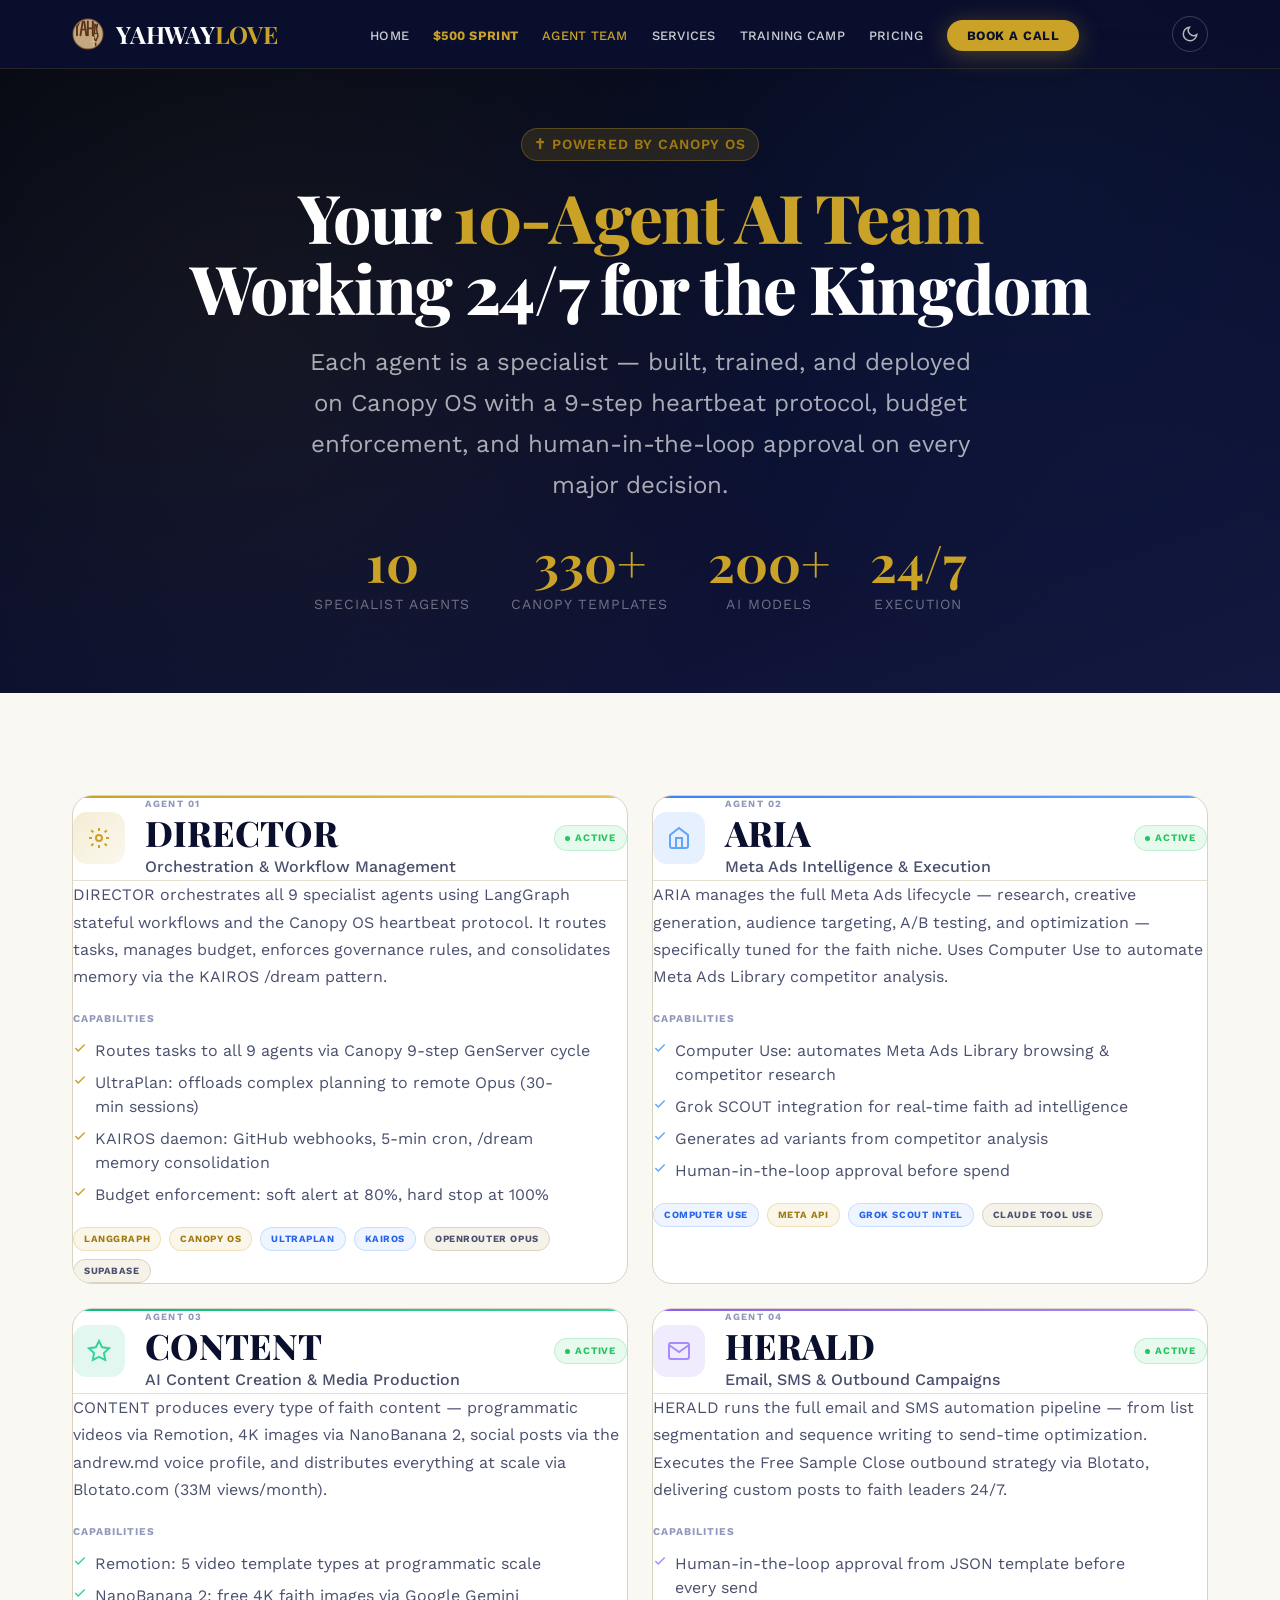
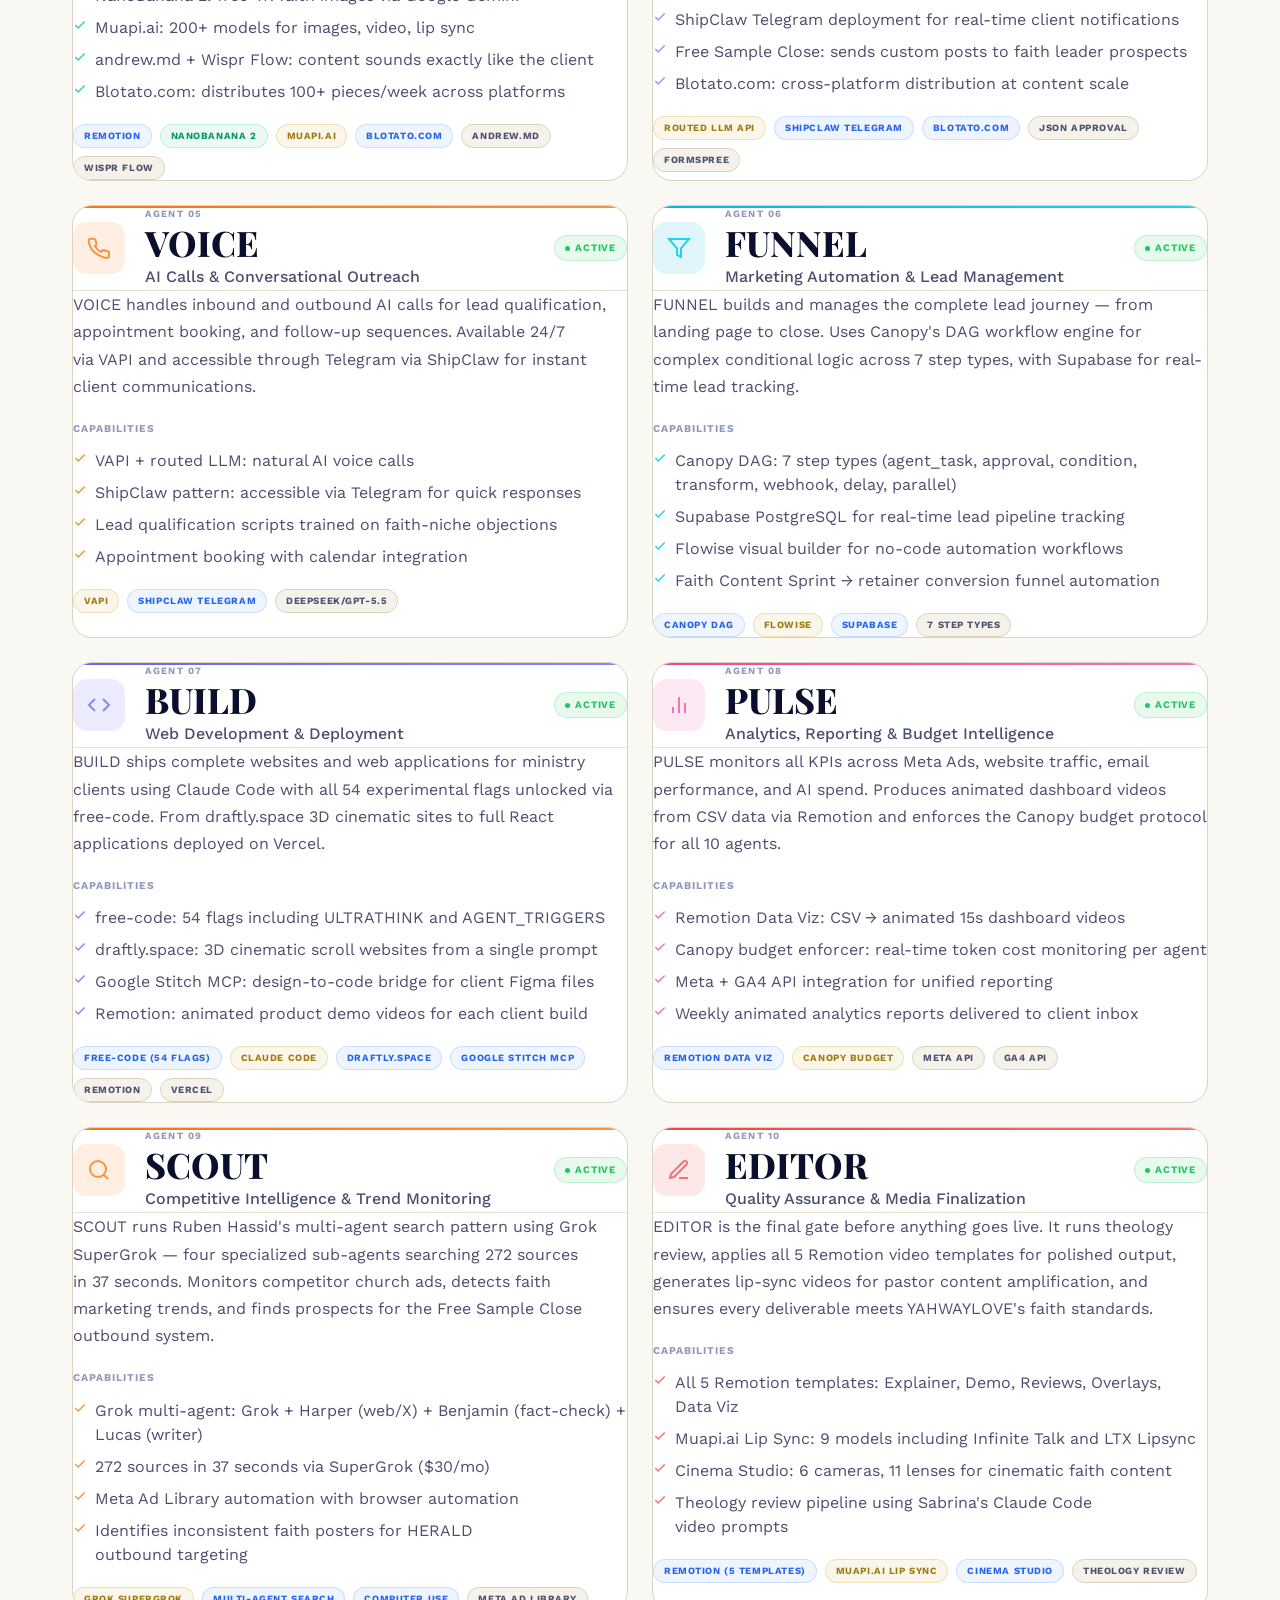
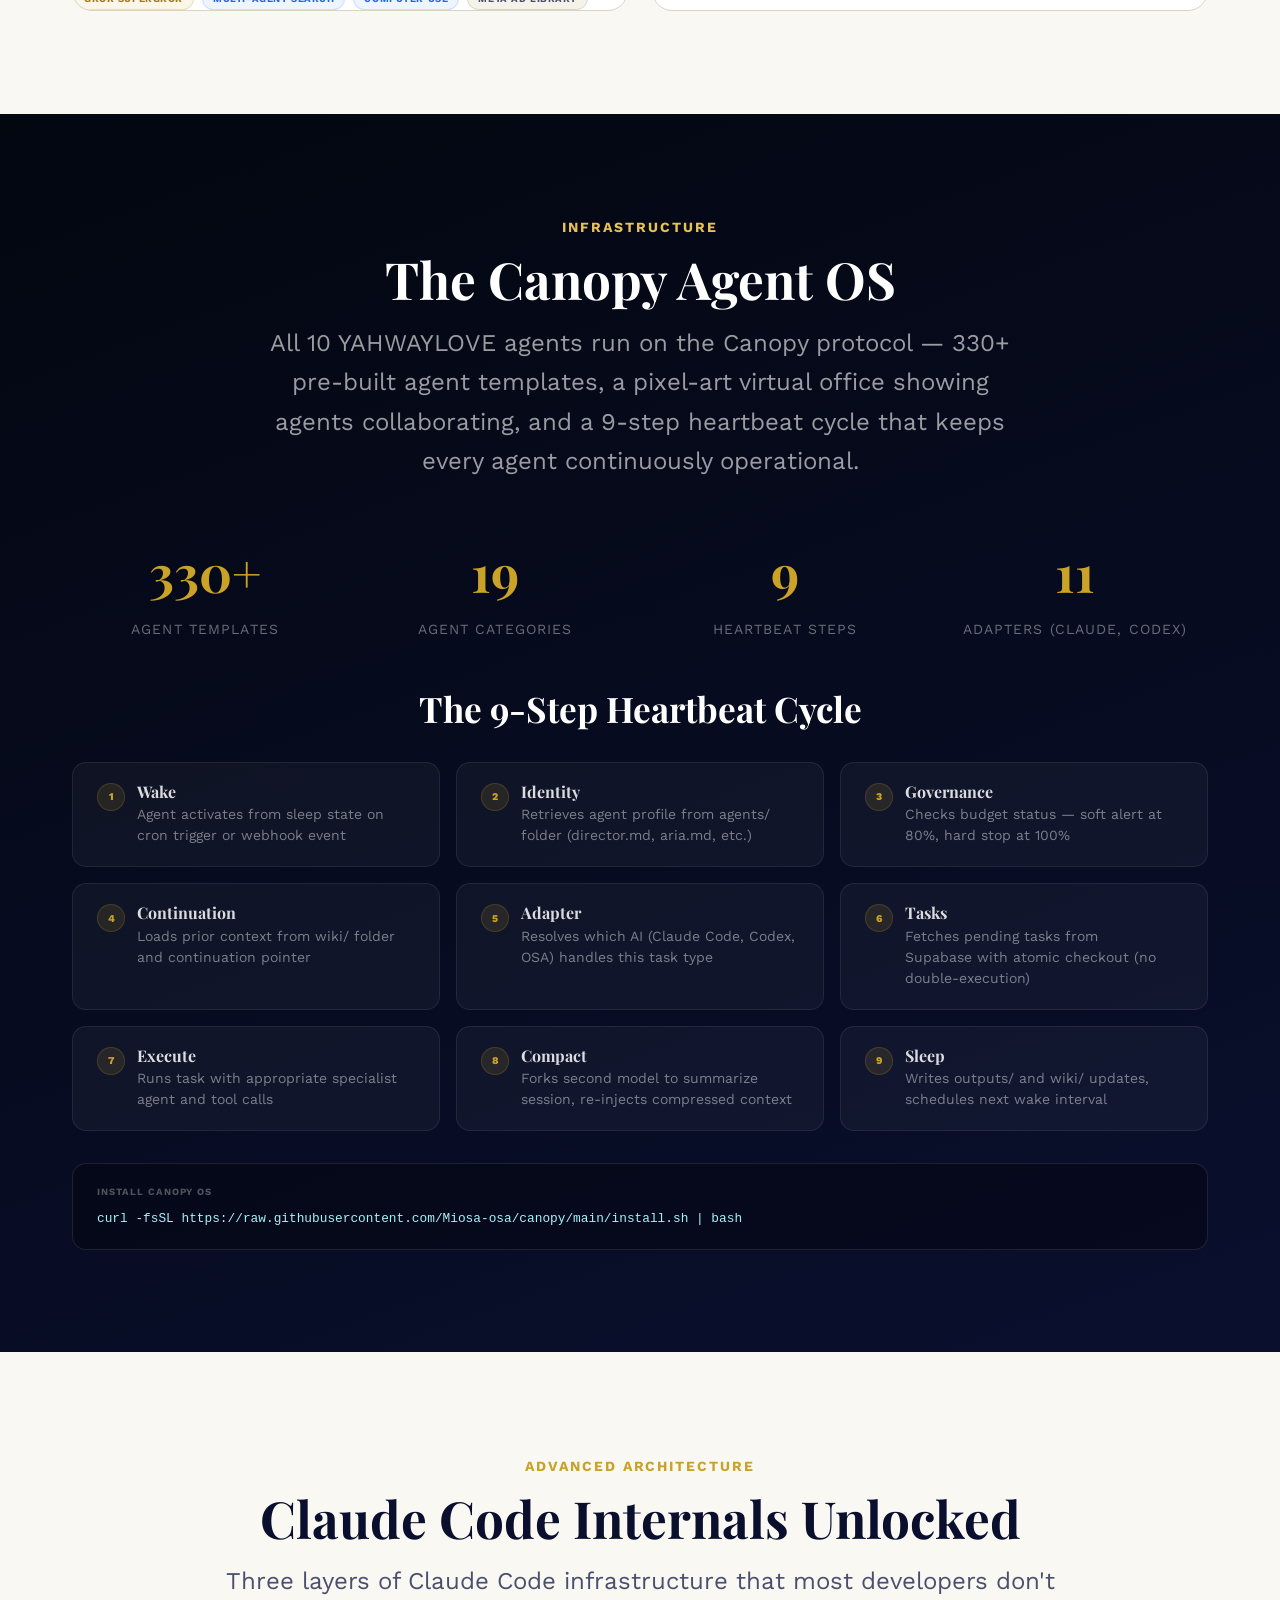
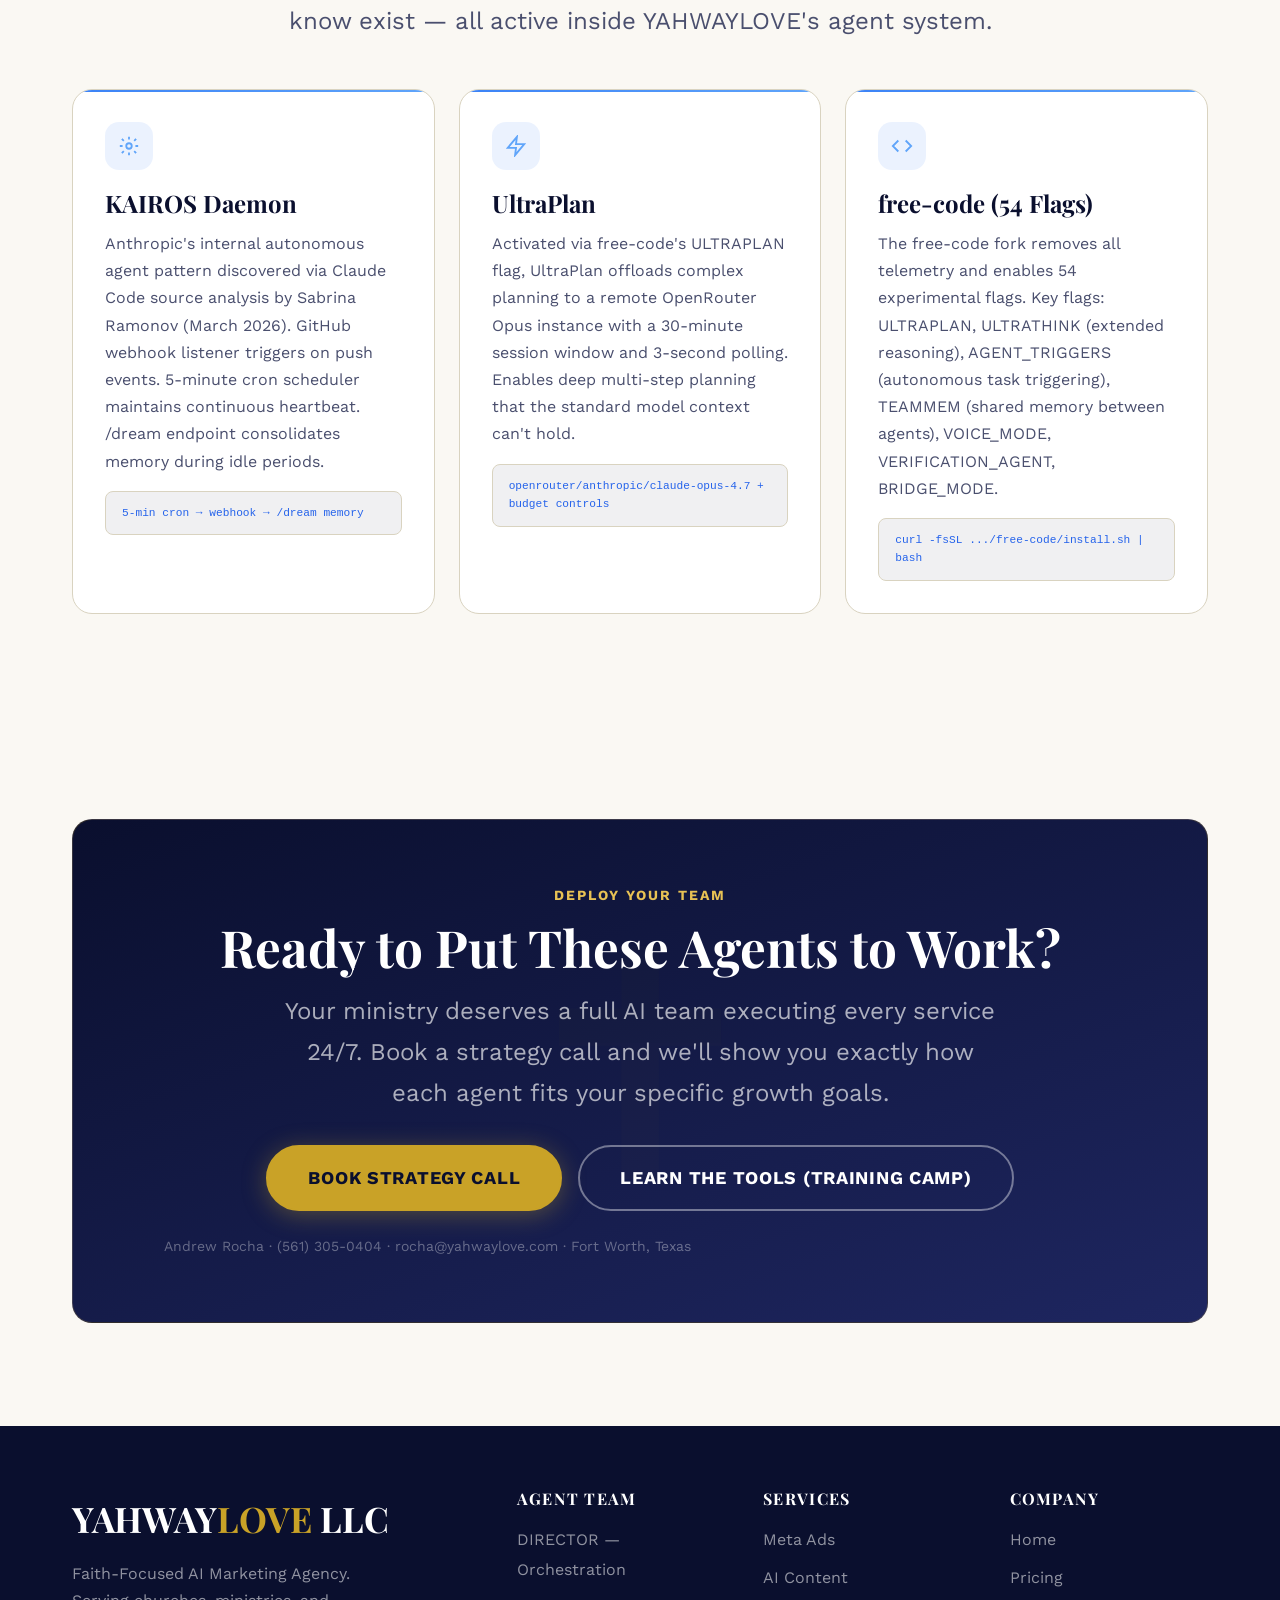
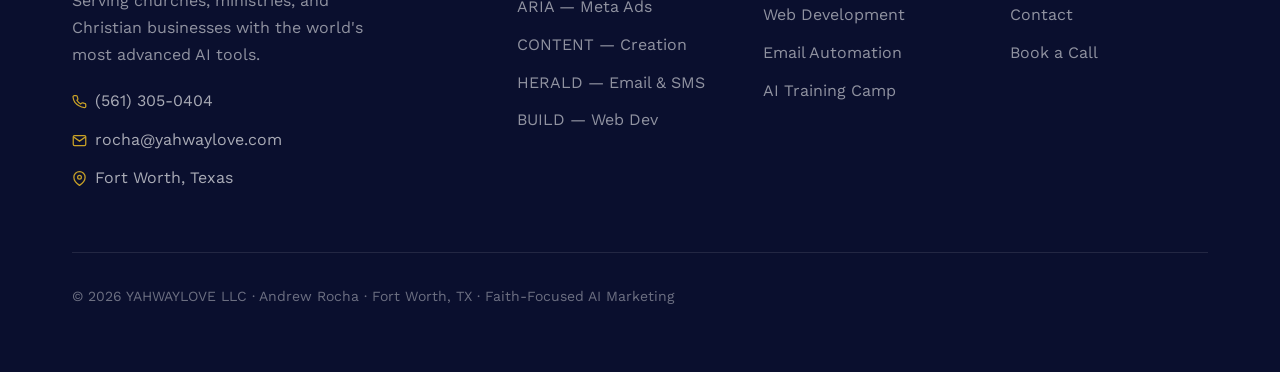
<file: pages/agents.html>
<!DOCTYPE html>
<html lang="en">
<head>
  <meta charset="UTF-8" />
  <meta name="viewport" content="width=device-width, initial-scale=1.0" />
  <title>The Agent Team — YAHWAYLOVE LLC | 10 Autonomous AI Agents</title>
  <meta name="description" content="Meet the 10 autonomous AI agents powering YAHWAYLOVE: DIRECTOR, ARIA, CONTENT, HERALD, VOICE, FUNNEL, BUILD, PULSE, SCOUT, EDITOR. Canopy OS, LangGraph, Remotion, Muapi.ai, Blotato, and more." />
  <link rel="preconnect" href="https://fonts.googleapis.com" />
  <link rel="preconnect" href="https://fonts.gstatic.com" crossorigin />
  <link href="https://fonts.googleapis.com/css2?family=Playfair+Display:ital,wght@0,400;0,600;0,700;0,800;1,400;1,700&family=Work+Sans:wght@300..700&display=swap" rel="stylesheet" />
  <link rel="stylesheet" href="../css/tokens.css" />
  <link rel="stylesheet" href="../css/base.css" />
  <link rel="stylesheet" href="../css/components.css" />
  <style>
    /* ---- AGENT HERO ---- */
    .agent-hero {
      background: linear-gradient(160deg, #030710 0%, #0a0f2e 60%, #131840 100%);
      padding: clamp(var(--space-24), 10vw, var(--space-32)) 0 clamp(var(--space-16), 6vw, var(--space-24));
      text-align: center;
      position: relative;
      overflow: hidden;
    }
    .agent-hero::before {
      content: '';
      position: absolute; inset: 0;
      background:
        radial-gradient(circle at 20% 50%, rgba(201,162,39,0.07) 0%, transparent 50%),
        radial-gradient(circle at 80% 30%, rgba(59,130,246,0.06) 0%, transparent 40%);
    }
    .agent-hero-content { position: relative; z-index: 1; }
    .agent-hero h1 {
      font-family: var(--font-display);
      font-size: var(--text-3xl);
      font-weight: 800;
      color: var(--brand-white);
      line-height: 1.05;
      margin-bottom: var(--space-5);
      letter-spacing: -0.02em;
    }
    .agent-hero h1 span { color: var(--brand-gold); }
    .agent-hero p {
      font-size: var(--text-lg);
      color: rgba(255,255,255,0.65);
      max-width: 52ch;
      margin: 0 auto var(--space-8);
      line-height: 1.7;
    }
    .agent-count-row {
      display: flex;
      justify-content: center;
      gap: var(--space-10);
      flex-wrap: wrap;
    }
    .agent-count-item { text-align: center; }
    .agent-count-val { font-family: var(--font-display); font-size: var(--text-2xl); font-weight: 700; color: var(--brand-gold); line-height: 1; }
    .agent-count-label { font-size: var(--text-xs); color: rgba(255,255,255,0.4); text-transform: uppercase; letter-spacing: 0.08em; margin-top: var(--space-1); }

    /* ---- AGENT CARDS ---- */
    .agents-grid {
      display: grid;
      grid-template-columns: repeat(2, 1fr);
      gap: var(--space-6);
    }
    @media (max-width: 860px) { .agents-grid { grid-template-columns: 1fr; } }

    .agent-card-full {
      background: var(--color-surface);
      border: 1px solid var(--color-border);
      border-radius: var(--radius-xl);
      overflow: hidden;
      transition: all var(--transition-interactive);
    }
    .agent-card-full:hover { transform: translateY(-4px); box-shadow: var(--shadow-lg); }

    .agent-card-header {
      padding: var(--space-7) var(--space-8);
      display: flex;
      align-items: center;
      gap: var(--space-5);
      border-bottom: 1px solid var(--color-divider);
      position: relative;
      overflow: hidden;
    }
    .agent-card-header::before {
      content: '';
      position: absolute;
      top: 0; left: 0; right: 0;
      height: 2px;
    }
    .agent-card-full.director .agent-card-header::before { background: linear-gradient(90deg, var(--brand-gold), var(--brand-gold-light)); }
    .agent-card-full.blue .agent-card-header::before { background: linear-gradient(90deg, #3b82f6, #60a5fa); }
    .agent-card-full.green .agent-card-header::before { background: linear-gradient(90deg, #10b981, #34d399); }
    .agent-card-full.purple .agent-card-header::before { background: linear-gradient(90deg, #8b5cf6, #a78bfa); }
    .agent-card-full.orange .agent-card-header::before { background: linear-gradient(90deg, #f97316, #fb923c); }
    .agent-card-full.pink .agent-card-header::before { background: linear-gradient(90deg, #ec4899, #f472b6); }
    .agent-card-full.teal .agent-card-header::before { background: linear-gradient(90deg, #06b6d4, #22d3ee); }
    .agent-card-full.red .agent-card-header::before { background: linear-gradient(90deg, #ef4444, #f87171); }
    .agent-card-full.indigo .agent-card-header::before { background: linear-gradient(90deg, #6366f1, #818cf8); }

    .agent-avatar {
      width: 52px; height: 52px;
      border-radius: var(--radius-lg);
      display: flex; align-items: center; justify-content: center;
      flex-shrink: 0;
      font-size: 1.4rem;
    }
    .agent-card-full.director .agent-avatar { background: linear-gradient(135deg, rgba(201,162,39,0.2), rgba(201,162,39,0.08)); color: var(--brand-gold); }
    .agent-card-full.blue .agent-avatar { background: rgba(59,130,246,0.12); color: #60a5fa; }
    .agent-card-full.green .agent-avatar { background: rgba(16,185,129,0.12); color: #34d399; }
    .agent-card-full.purple .agent-avatar { background: rgba(139,92,246,0.12); color: #a78bfa; }
    .agent-card-full.orange .agent-avatar { background: rgba(249,115,22,0.12); color: #fb923c; }
    .agent-card-full.pink .agent-avatar { background: rgba(236,72,153,0.12); color: #f472b6; }
    .agent-card-full.teal .agent-avatar { background: rgba(6,182,212,0.12); color: #22d3ee; }
    .agent-card-full.red .agent-avatar { background: rgba(239,68,68,0.12); color: #f87171; }
    .agent-card-full.indigo .agent-avatar { background: rgba(99,102,241,0.12); color: #818cf8; }

    .agent-header-info { flex: 1; }
    .agent-number { font-size: 0.6rem; font-weight: 700; letter-spacing: 0.12em; text-transform: uppercase; color: var(--color-text-faint); margin-bottom: 3px; }
    .agent-name-large { font-family: var(--font-display); font-size: var(--text-xl); font-weight: 800; color: var(--color-text); line-height: 1; margin-bottom: var(--space-1); }
    .agent-role { font-size: var(--text-sm); color: var(--color-text-muted); font-weight: 500; }

    .agent-status-pill {
      display: flex;
      align-items: center;
      gap: 5px;
      font-size: 0.62rem;
      font-weight: 700;
      letter-spacing: 0.08em;
      text-transform: uppercase;
      color: #22c55e;
      background: rgba(34,197,94,0.1);
      border: 1px solid rgba(34,197,94,0.2);
      padding: 4px 10px;
      border-radius: var(--radius-full);
    }
    .status-dot { width: 5px; height: 5px; background: #22c55e; border-radius: 50%; animation: pulse-status 1.8s ease-in-out infinite; }
    @keyframes pulse-status { 0%,100%{opacity:1;} 50%{opacity:0.4;} }

    .agent-card-body { padding: var(--space-7) var(--space-8); }
    .agent-desc { font-size: var(--text-sm); color: var(--color-text-muted); line-height: 1.7; margin-bottom: var(--space-5); }

    .agent-capabilities { margin-bottom: var(--space-5); }
    .agent-cap-title { font-size: 0.65rem; font-weight: 700; letter-spacing: 0.1em; text-transform: uppercase; color: var(--color-text-faint); margin-bottom: var(--space-3); }
    .agent-cap-list { list-style: none; display: flex; flex-direction: column; gap: var(--space-2); }
    .agent-cap-item {
      display: flex; align-items: flex-start; gap: var(--space-2);
      font-size: var(--text-sm); color: var(--color-text-muted); line-height: 1.5;
    }
    .agent-cap-item svg { flex-shrink: 0; margin-top: 2px; }

    .agent-tool-pills { display: flex; flex-wrap: wrap; gap: var(--space-2); margin-top: var(--space-4); }
    .agent-tool-pill {
      display: inline-block;
      font-size: 0.6rem; font-weight: 700; letter-spacing: 0.06em; text-transform: uppercase;
      padding: 3px 10px; border-radius: var(--radius-full);
      background: var(--color-surface-2); color: var(--color-text-muted); border: 1px solid var(--color-border);
    }
    .agent-tool-pill.highlight { background: rgba(201,162,39,0.1); color: var(--brand-gold-dim); border-color: rgba(201,162,39,0.25); }
    [data-theme='dark'] .agent-tool-pill.highlight { color: var(--brand-gold-light); }
    .agent-tool-pill.new { background: rgba(59,130,246,0.08); color: #2563eb; border-color: rgba(59,130,246,0.2); }
    [data-theme='dark'] .agent-tool-pill.new { color: #93c5fd; }
    .agent-tool-pill.green { background: rgba(16,185,129,0.08); color: #059669; border-color: rgba(16,185,129,0.2); }
    [data-theme='dark'] .agent-tool-pill.green { color: #34d399; }

    /* ---- CANOPY OS SECTION ---- */
    .canopy-section {
      background: linear-gradient(160deg, #030710, #0a0f2e);
      padding-block: clamp(var(--space-16), 8vw, var(--space-32));
    }
    .heartbeat-grid {
      display: grid;
      grid-template-columns: repeat(3, 1fr);
      gap: var(--space-4);
      margin-top: var(--space-8);
    }
    @media (max-width: 860px) { .heartbeat-grid { grid-template-columns: 1fr; } }
    .heartbeat-step {
      background: rgba(255,255,255,0.04);
      border: 1px solid rgba(255,255,255,0.08);
      border-radius: var(--radius-lg);
      padding: var(--space-5) var(--space-6);
      display: flex;
      align-items: flex-start;
      gap: var(--space-3);
    }
    .heartbeat-num {
      min-width: 28px; height: 28px;
      background: rgba(201,162,39,0.12);
      border: 1px solid rgba(201,162,39,0.2);
      border-radius: 50%;
      display: flex; align-items: center; justify-content: center;
      font-size: 0.65rem; font-weight: 800; color: var(--brand-gold);
    }
    .heartbeat-content h4 { font-size: var(--text-sm); font-weight: 700; color: rgba(255,255,255,0.85); margin-bottom: 3px; }
    .heartbeat-content p { font-size: var(--text-xs); color: rgba(255,255,255,0.45); line-height: 1.5; }
    .canopy-install-box {
      background: rgba(0,0,0,0.3);
      border: 1px solid rgba(255,255,255,0.1);
      border-radius: var(--radius-lg);
      padding: var(--space-5) var(--space-6);
      font-family: monospace;
      font-size: 0.8rem;
      color: #a5f3fc;
      margin-top: var(--space-8);
    }
    .canopy-install-label { font-size: 0.6rem; font-weight: 700; letter-spacing: 0.1em; text-transform: uppercase; color: rgba(255,255,255,0.3); margin-bottom: var(--space-2); font-family: var(--font-body); }

    /* ---- CLAUDE CODE INTERNALS ---- */
    .internals-grid { display: grid; grid-template-columns: repeat(3,1fr); gap: var(--space-6); }
    @media (max-width: 860px) { .internals-grid { grid-template-columns: 1fr; } }
    .internals-card {
      background: var(--color-surface);
      border: 1px solid var(--color-border);
      border-radius: var(--radius-xl);
      padding: var(--space-8);
      position: relative;
      overflow: hidden;
      transition: all var(--transition-interactive);
    }
    .internals-card:hover { transform: translateY(-3px); box-shadow: var(--shadow-lg); border-color: rgba(59,130,246,0.3); }
    .internals-card::before {
      content: '';
      position: absolute;
      top: 0; left: 0; right: 0;
      height: 2px;
      background: linear-gradient(90deg, #3b82f6, #60a5fa);
    }
    .internals-icon { width: 48px; height: 48px; background: rgba(59,130,246,0.1); border-radius: var(--radius-lg); display: flex; align-items: center; justify-content: center; color: #60a5fa; margin-bottom: var(--space-5); }
    .internals-card h3 { font-family: var(--font-display); font-size: var(--text-lg); font-weight: 700; margin-bottom: var(--space-3); color: var(--color-text); }
    .internals-card p { font-size: var(--text-sm); color: var(--color-text-muted); line-height: 1.7; }
    .internals-code {
      margin-top: var(--space-4);
      font-family: monospace;
      font-size: 0.7rem;
      background: rgba(10,15,46,0.06);
      border: 1px solid var(--color-border);
      border-radius: var(--radius-md);
      padding: var(--space-3) var(--space-4);
      color: #2563eb;
    }
    [data-theme='dark'] .internals-code { background: rgba(0,0,0,0.2); color: #93c5fd; }
  </style>
</head>
<body>

<!-- ====== NAV ====== -->
<nav class="nav" aria-label="Main navigation">
  <div class="nav-inner">
    <a href="../index.html" class="nav-logo" aria-label="YAHWAYLOVE home">
      <svg width="32" height="32" viewBox="0 0 200 200" fill="none" xmlns="http://www.w3.org/2000/svg" aria-label="YAHWAYLOVE"><defs>
    <clipPath id="bc">
      <circle cx="100" cy="100" r="89"/>
    </clipPath>
  </defs>

  <!-- Badge -->
  <circle cx="100" cy="100" r="97" fill="#7a5533"/>
  <circle cx="100" cy="100" r="91" fill="#c4a882"/>

  <g clip-path="url(#bc)">

    <!-- ══ YAH — left column (x: 14–130) ══ -->

    <!-- Y -->
    <line x1="16" y1="22" x2="31" y2="55" stroke="#5c3318" stroke-width="12" stroke-linecap="round"/>
    <line x1="46" y1="22" x2="31" y2="55" stroke="#5c3318" stroke-width="12" stroke-linecap="round"/>
    <line x1="31" y1="55" x2="31" y2="108" stroke="#5c3318" stroke-width="12" stroke-linecap="round"/>

    <!-- A -->
    <line x1="53" y1="108" x2="67" y2="22" stroke="#5c3318" stroke-width="12" stroke-linecap="round"/>
    <line x1="90" y1="108" x2="76" y2="22" stroke="#5c3318" stroke-width="12" stroke-linecap="round"/>
    <line x1="58" y1="72" x2="85" y2="72" stroke="#5c3318" stroke-width="10" stroke-linecap="round"/>

    <!-- H -->
    <line x1="99" y1="22" x2="99" y2="108" stroke="#5c3318" stroke-width="12" stroke-linecap="round"/>
    <line x1="130" y1="22" x2="130" y2="108" stroke="#5c3318" stroke-width="12" stroke-linecap="round"/>
    <line x1="99" y1="65" x2="130" y2="65" stroke="#5c3318" stroke-width="10" stroke-linecap="round"/>

    <!-- ══ WAY — right column (x: 138–172)
         Circle at y=35: max x = 100+sqrt(89²-65²) = 100+sqrt(7921-4225) = 100+60.8 = 160.8
         Circle at y=50: max x = 100+sqrt(89²-50²) = 100+sqrt(7921-2500) = 100+73.6 = 173.6
         So W can start at y=38, safe x up to ~158
    ══ -->

    <!-- W (y: 36–66, x: 136–162) -->
    <line x1="136" y1="36" x2="141" y2="62" stroke="#5c3318" stroke-width="9" stroke-linecap="round"/>
    <line x1="141" y1="62" x2="148" y2="40" stroke="#5c3318" stroke-width="9" stroke-linecap="round"/>
    <line x1="148" y1="40" x2="155" y2="62" stroke="#5c3318" stroke-width="9" stroke-linecap="round"/>
    <line x1="155" y1="62" x2="160" y2="36" stroke="#5c3318" stroke-width="9" stroke-linecap="round"/>

    <!-- A (y: 68–110, x: 135–162) -->
    <line x1="135" y1="110" x2="144" y2="68" stroke="#5c3318" stroke-width="9" stroke-linecap="round"/>
    <line x1="162" y1="110" x2="153" y2="68" stroke="#5c3318" stroke-width="9" stroke-linecap="round"/>
    <line x1="138" y1="96" x2="159" y2="96" stroke="#5c3318" stroke-width="8" stroke-linecap="round"/>

    <!-- Y (y: 114–178, x: 135–162) -->
    <line x1="135" y1="114" x2="148" y2="145" stroke="#5c3318" stroke-width="9" stroke-linecap="round"/>
    <line x1="162" y1="114" x2="148" y2="145" stroke="#5c3318" stroke-width="9" stroke-linecap="round"/>
    <line x1="148" y1="145" x2="148" y2="183" stroke="#5c3318" stroke-width="9" stroke-linecap="round"/>

    <!-- ══ CROSS (cream) ══ -->
    <line x1="134" y1="120" x2="134" y2="185" stroke="#e8d4bc" stroke-width="7" stroke-linecap="round"/>
    <line x1="118" y1="150" x2="152" y2="150" stroke="#e8d4bc" stroke-width="7" stroke-linecap="round"/>

    <!-- JESUS -->
    <text x="134" y="153.5" font-family="Georgia,serif" font-size="6" fill="#6b4220" text-anchor="middle" font-weight="bold" letter-spacing="0.6">JESUS</text>

    <!-- ANDREW -->
    <g transform="rotate(-90 134 133)">
      <text x="134" y="136" font-family="Georgia,serif" font-size="5" fill="#6b4220" text-anchor="middle" letter-spacing="0.3">ANDREW</text>
    </g>

    <!-- HAILEY -->
    <g transform="rotate(-90 134 168)">
      <text x="134" y="171" font-family="Georgia,serif" font-size="5" fill="#6b4220" text-anchor="middle" letter-spacing="0.3">HAILEY</text>
    </g>

  </g></svg>
      <span class="nav-logo-text">YAHWAY<span>LOVE</span></span>
    </a>
    <ul class="nav-links">
      <li><a href="../index.html">Home</a></li>
      <li><a href="sprint.html" style="color:var(--brand-gold);font-weight:700;">$500 Sprint</a></li>
      <li><a href="agents.html">Agent Team</a></li>
      <li><a href="services.html">Services</a></li>
      <li><a href="training.html">Training Camp</a></li>
      <li><a href="pricing.html">Pricing</a></li>
      <li><a href="contact.html" class="nav-cta">Book a Call</a></li>
    </ul>
    <div style="display:flex;align-items:center;gap:var(--space-3);">
      <button class="theme-toggle" data-theme-toggle aria-label="Toggle theme">
        <svg width="18" height="18" viewBox="0 0 24 24" fill="none" stroke="currentColor" stroke-width="2"><circle cx="12" cy="12" r="5"/><path d="M12 1v2M12 21v2M4.22 4.22l1.42 1.42M18.36 18.36l1.42 1.42M1 12h2M21 12h2M4.22 19.78l1.42-1.42M18.36 5.64l1.42-1.42"/></svg>
      </button>
      <button class="hamburger" aria-expanded="false" aria-label="Open menu">
        <span></span><span></span><span></span>
      </button>
    </div>
  </div>
</nav>

<!-- ====== HERO ====== -->
<section class="agent-hero">
  <div class="container">
    <div class="agent-hero-content" data-animate>
      <span class="badge badge-gold" style="margin-bottom:var(--space-5);">&#10013; Powered by Canopy OS</span>
      <h1>Your <span>10-Agent AI Team</span><br/>Working 24/7 for the Kingdom</h1>
      <p>Each agent is a specialist — built, trained, and deployed on Canopy OS with a 9-step heartbeat protocol, budget enforcement, and human-in-the-loop approval on every major decision.</p>
      <div class="agent-count-row">
        <div class="agent-count-item"><div class="agent-count-val">10</div><div class="agent-count-label">Specialist Agents</div></div>
        <div class="agent-count-item"><div class="agent-count-val">330+</div><div class="agent-count-label">Canopy Templates</div></div>
        <div class="agent-count-item"><div class="agent-count-val">200+</div><div class="agent-count-label">AI Models</div></div>
        <div class="agent-count-item"><div class="agent-count-val">24/7</div><div class="agent-count-label">Execution</div></div>
      </div>
    </div>
  </div>
</section>

<!-- ====== AGENT CARDS ====== -->
<section>
  <div class="container">
    <div class="agents-grid">

      <!-- DIRECTOR -->
      <div class="agent-card-full director" data-animate data-animate-delay="1">
        <div class="agent-card-header">
          <div class="agent-avatar">
            <svg width="24" height="24" viewBox="0 0 24 24" fill="none" stroke="currentColor" stroke-width="2"><circle cx="12" cy="12" r="3"/><path d="M12 2v3M12 19v3M4.22 4.22l2.12 2.12M17.66 17.66l2.12 2.12M2 12h3M19 12h3M4.22 19.78l2.12-2.12M17.66 6.34l2.12-2.12"/></svg>
          </div>
          <div class="agent-header-info">
            <div class="agent-number">Agent 01</div>
            <div class="agent-name-large">DIRECTOR</div>
            <div class="agent-role">Orchestration &amp; Workflow Management</div>
          </div>
          <div class="agent-status-pill"><span class="status-dot"></span>Active</div>
        </div>
        <div class="agent-card-body">
          <p class="agent-desc">DIRECTOR orchestrates all 9 specialist agents using LangGraph stateful workflows and the Canopy OS heartbeat protocol. It routes tasks, manages budget, enforces governance rules, and consolidates memory via the KAIROS /dream pattern.</p>
          <div class="agent-capabilities">
            <div class="agent-cap-title">Capabilities</div>
            <ul class="agent-cap-list">
              <li class="agent-cap-item"><svg width="14" height="14" viewBox="0 0 24 24" fill="none" stroke="var(--brand-gold)" stroke-width="2.5"><polyline points="20 6 9 17 4 12"/></svg>Routes tasks to all 9 agents via Canopy 9-step GenServer cycle</li>
              <li class="agent-cap-item"><svg width="14" height="14" viewBox="0 0 24 24" fill="none" stroke="var(--brand-gold)" stroke-width="2.5"><polyline points="20 6 9 17 4 12"/></svg>UltraPlan: offloads complex planning to remote Opus (30-min sessions)</li>
              <li class="agent-cap-item"><svg width="14" height="14" viewBox="0 0 24 24" fill="none" stroke="var(--brand-gold)" stroke-width="2.5"><polyline points="20 6 9 17 4 12"/></svg>KAIROS daemon: GitHub webhooks, 5-min cron, /dream memory consolidation</li>
              <li class="agent-cap-item"><svg width="14" height="14" viewBox="0 0 24 24" fill="none" stroke="var(--brand-gold)" stroke-width="2.5"><polyline points="20 6 9 17 4 12"/></svg>Budget enforcement: soft alert at 80%, hard stop at 100%</li>
            </ul>
          </div>
          <div class="agent-tool-pills">
            <span class="agent-tool-pill highlight">LangGraph</span>
            <span class="agent-tool-pill highlight">Canopy OS</span>
            <span class="agent-tool-pill new">UltraPlan</span>
            <span class="agent-tool-pill new">KAIROS</span>
            <span class="agent-tool-pill">OpenRouter Opus</span>
            <span class="agent-tool-pill">Supabase</span>
          </div>
        </div>
      </div>

      <!-- ARIA -->
      <div class="agent-card-full blue" data-animate data-animate-delay="2">
        <div class="agent-card-header">
          <div class="agent-avatar">
            <svg width="24" height="24" viewBox="0 0 24 24" fill="none" stroke="currentColor" stroke-width="2"><path d="M3 9l9-7 9 7v11a2 2 0 0 1-2 2H5a2 2 0 0 1-2-2z"/><polyline points="9 22 9 12 15 12 15 22"/></svg>
          </div>
          <div class="agent-header-info">
            <div class="agent-number">Agent 02</div>
            <div class="agent-name-large">ARIA</div>
            <div class="agent-role">Meta Ads Intelligence &amp; Execution</div>
          </div>
          <div class="agent-status-pill"><span class="status-dot"></span>Active</div>
        </div>
        <div class="agent-card-body">
          <p class="agent-desc">ARIA manages the full Meta Ads lifecycle — research, creative generation, audience targeting, A/B testing, and optimization — specifically tuned for the faith niche. Uses Computer Use to automate Meta Ads Library competitor analysis.</p>
          <div class="agent-capabilities">
            <div class="agent-cap-title">Capabilities</div>
            <ul class="agent-cap-list">
              <li class="agent-cap-item"><svg width="14" height="14" viewBox="0 0 24 24" fill="none" stroke="#60a5fa" stroke-width="2.5"><polyline points="20 6 9 17 4 12"/></svg>Computer Use: automates Meta Ads Library browsing &amp; competitor research</li>
              <li class="agent-cap-item"><svg width="14" height="14" viewBox="0 0 24 24" fill="none" stroke="#60a5fa" stroke-width="2.5"><polyline points="20 6 9 17 4 12"/></svg>Grok SCOUT integration for real-time faith ad intelligence</li>
              <li class="agent-cap-item"><svg width="14" height="14" viewBox="0 0 24 24" fill="none" stroke="#60a5fa" stroke-width="2.5"><polyline points="20 6 9 17 4 12"/></svg>Generates ad variants from competitor analysis</li>
              <li class="agent-cap-item"><svg width="14" height="14" viewBox="0 0 24 24" fill="none" stroke="#60a5fa" stroke-width="2.5"><polyline points="20 6 9 17 4 12"/></svg>Human-in-the-loop approval before spend</li>
            </ul>
          </div>
          <div class="agent-tool-pills">
            <span class="agent-tool-pill new">Computer Use</span>
            <span class="agent-tool-pill highlight">Meta API</span>
            <span class="agent-tool-pill new">Grok SCOUT Intel</span>
            <span class="agent-tool-pill">Claude Tool Use</span>
          </div>
        </div>
      </div>

      <!-- CONTENT -->
      <div class="agent-card-full green" data-animate data-animate-delay="1">
        <div class="agent-card-header">
          <div class="agent-avatar">
            <svg width="24" height="24" viewBox="0 0 24 24" fill="none" stroke="currentColor" stroke-width="2"><polygon points="12 2 15.09 8.26 22 9.27 17 14.14 18.18 21.02 12 17.77 5.82 21.02 7 14.14 2 9.27 8.91 8.26 12 2"/></svg>
          </div>
          <div class="agent-header-info">
            <div class="agent-number">Agent 03</div>
            <div class="agent-name-large">CONTENT</div>
            <div class="agent-role">AI Content Creation &amp; Media Production</div>
          </div>
          <div class="agent-status-pill"><span class="status-dot"></span>Active</div>
        </div>
        <div class="agent-card-body">
          <p class="agent-desc">CONTENT produces every type of faith content — programmatic videos via Remotion, 4K images via NanoBanana 2, social posts via the andrew.md voice profile, and distributes everything at scale via Blotato.com (33M views/month).</p>
          <div class="agent-capabilities">
            <div class="agent-cap-title">Capabilities</div>
            <ul class="agent-cap-list">
              <li class="agent-cap-item"><svg width="14" height="14" viewBox="0 0 24 24" fill="none" stroke="#34d399" stroke-width="2.5"><polyline points="20 6 9 17 4 12"/></svg>Remotion: 5 video template types at programmatic scale</li>
              <li class="agent-cap-item"><svg width="14" height="14" viewBox="0 0 24 24" fill="none" stroke="#34d399" stroke-width="2.5"><polyline points="20 6 9 17 4 12"/></svg>NanoBanana 2: free 4K faith images via Google Gemini</li>
              <li class="agent-cap-item"><svg width="14" height="14" viewBox="0 0 24 24" fill="none" stroke="#34d399" stroke-width="2.5"><polyline points="20 6 9 17 4 12"/></svg>Muapi.ai: 200+ models for images, video, lip sync</li>
              <li class="agent-cap-item"><svg width="14" height="14" viewBox="0 0 24 24" fill="none" stroke="#34d399" stroke-width="2.5"><polyline points="20 6 9 17 4 12"/></svg>andrew.md + Wispr Flow: content sounds exactly like the client</li>
              <li class="agent-cap-item"><svg width="14" height="14" viewBox="0 0 24 24" fill="none" stroke="#34d399" stroke-width="2.5"><polyline points="20 6 9 17 4 12"/></svg>Blotato.com: distributes 100+ pieces/week across platforms</li>
            </ul>
          </div>
          <div class="agent-tool-pills">
            <span class="agent-tool-pill new">Remotion</span>
            <span class="agent-tool-pill green">NanoBanana 2</span>
            <span class="agent-tool-pill highlight">Muapi.ai</span>
            <span class="agent-tool-pill new">Blotato.com</span>
            <span class="agent-tool-pill">andrew.md</span>
            <span class="agent-tool-pill">Wispr Flow</span>
          </div>
        </div>
      </div>

      <!-- HERALD -->
      <div class="agent-card-full purple" data-animate data-animate-delay="2">
        <div class="agent-card-header">
          <div class="agent-avatar">
            <svg width="24" height="24" viewBox="0 0 24 24" fill="none" stroke="currentColor" stroke-width="2"><path d="M4 4h16c1.1 0 2 .9 2 2v12c0 1.1-.9 2-2 2H4c-1.1 0-2-.9-2-2V6c0-1.1.9-2 2-2z"/><polyline points="22,6 12,13 2,6"/></svg>
          </div>
          <div class="agent-header-info">
            <div class="agent-number">Agent 04</div>
            <div class="agent-name-large">HERALD</div>
            <div class="agent-role">Email, SMS &amp; Outbound Campaigns</div>
          </div>
          <div class="agent-status-pill"><span class="status-dot"></span>Active</div>
        </div>
        <div class="agent-card-body">
          <p class="agent-desc">HERALD runs the full email and SMS automation pipeline — from list segmentation and sequence writing to send-time optimization. Executes the Free Sample Close outbound strategy via Blotato, delivering custom posts to faith leaders 24/7.</p>
          <div class="agent-capabilities">
            <div class="agent-cap-title">Capabilities</div>
            <ul class="agent-cap-list">
              <li class="agent-cap-item"><svg width="14" height="14" viewBox="0 0 24 24" fill="none" stroke="#a78bfa" stroke-width="2.5"><polyline points="20 6 9 17 4 12"/></svg>Human-in-the-loop approval from JSON template before every send</li>
              <li class="agent-cap-item"><svg width="14" height="14" viewBox="0 0 24 24" fill="none" stroke="#a78bfa" stroke-width="2.5"><polyline points="20 6 9 17 4 12"/></svg>ShipClaw Telegram deployment for real-time client notifications</li>
              <li class="agent-cap-item"><svg width="14" height="14" viewBox="0 0 24 24" fill="none" stroke="#a78bfa" stroke-width="2.5"><polyline points="20 6 9 17 4 12"/></svg>Free Sample Close: sends custom posts to faith leader prospects</li>
              <li class="agent-cap-item"><svg width="14" height="14" viewBox="0 0 24 24" fill="none" stroke="#a78bfa" stroke-width="2.5"><polyline points="20 6 9 17 4 12"/></svg>Blotato.com: cross-platform distribution at content scale</li>
            </ul>
          </div>
          <div class="agent-tool-pills">
            <span class="agent-tool-pill highlight">Routed LLM API</span>
            <span class="agent-tool-pill new">ShipClaw Telegram</span>
            <span class="agent-tool-pill new">Blotato.com</span>
            <span class="agent-tool-pill">JSON Approval</span>
            <span class="agent-tool-pill">Formspree</span>
          </div>
        </div>
      </div>

      <!-- VOICE -->
      <div class="agent-card-full orange" data-animate data-animate-delay="1">
        <div class="agent-card-header">
          <div class="agent-avatar">
            <svg width="24" height="24" viewBox="0 0 24 24" fill="none" stroke="currentColor" stroke-width="2"><path d="M22 16.92v3a2 2 0 0 1-2.18 2 19.79 19.79 0 0 1-8.63-3.07A19.5 19.5 0 0 1 4.69 13.4a19.79 19.79 0 0 1-3.07-8.67A2 2 0 0 1 3.6 2.69h3a2 2 0 0 1 2 1.72c.127.96.361 1.903.7 2.81a2 2 0 0 1-.45 2.11L7.91 9.91a16 16 0 0 0 6.06 6.06l1.28-1.28a2 2 0 0 1 2.11-.45c.907.339 1.85.573 2.81.7A2 2 0 0 1 22 16.92z"/></svg>
          </div>
          <div class="agent-header-info">
            <div class="agent-number">Agent 05</div>
            <div class="agent-name-large">VOICE</div>
            <div class="agent-role">AI Calls &amp; Conversational Outreach</div>
          </div>
          <div class="agent-status-pill"><span class="status-dot"></span>Active</div>
        </div>
        <div class="agent-card-body">
          <p class="agent-desc">VOICE handles inbound and outbound AI calls for lead qualification, appointment booking, and follow-up sequences. Available 24/7 via VAPI and accessible through Telegram via ShipClaw for instant client communications.</p>
          <div class="agent-capabilities">
            <div class="agent-cap-title">Capabilities</div>
            <ul class="agent-cap-list">
              <li class="agent-cap-item"><svg width="14" height="14" viewBox="0 0 24 24" fill="none" stroke="#fb923c" stroke-width="2.5"><polyline points="20 6 9 17 4 12"/></svg>VAPI + routed LLM: natural AI voice calls</li>
              <li class="agent-cap-item"><svg width="14" height="14" viewBox="0 0 24 24" fill="none" stroke="#fb923c" stroke-width="2.5"><polyline points="20 6 9 17 4 12"/></svg>ShipClaw pattern: accessible via Telegram for quick responses</li>
              <li class="agent-cap-item"><svg width="14" height="14" viewBox="0 0 24 24" fill="none" stroke="#fb923c" stroke-width="2.5"><polyline points="20 6 9 17 4 12"/></svg>Lead qualification scripts trained on faith-niche objections</li>
              <li class="agent-cap-item"><svg width="14" height="14" viewBox="0 0 24 24" fill="none" stroke="#fb923c" stroke-width="2.5"><polyline points="20 6 9 17 4 12"/></svg>Appointment booking with calendar integration</li>
            </ul>
          </div>
          <div class="agent-tool-pills">
            <span class="agent-tool-pill highlight">VAPI</span>
            <span class="agent-tool-pill new">ShipClaw Telegram</span>
            <span class="agent-tool-pill">DeepSeek/GPT-5.5</span>
          </div>
        </div>
      </div>

      <!-- FUNNEL -->
      <div class="agent-card-full teal" data-animate data-animate-delay="2">
        <div class="agent-card-header">
          <div class="agent-avatar">
            <svg width="24" height="24" viewBox="0 0 24 24" fill="none" stroke="currentColor" stroke-width="2"><polygon points="22 3 2 3 10 12.46 10 19 14 21 14 12.46 22 3"/></svg>
          </div>
          <div class="agent-header-info">
            <div class="agent-number">Agent 06</div>
            <div class="agent-name-large">FUNNEL</div>
            <div class="agent-role">Marketing Automation &amp; Lead Management</div>
          </div>
          <div class="agent-status-pill"><span class="status-dot"></span>Active</div>
        </div>
        <div class="agent-card-body">
          <p class="agent-desc">FUNNEL builds and manages the complete lead journey — from landing page to close. Uses Canopy's DAG workflow engine for complex conditional logic across 7 step types, with Supabase for real-time lead tracking.</p>
          <div class="agent-capabilities">
            <div class="agent-cap-title">Capabilities</div>
            <ul class="agent-cap-list">
              <li class="agent-cap-item"><svg width="14" height="14" viewBox="0 0 24 24" fill="none" stroke="#22d3ee" stroke-width="2.5"><polyline points="20 6 9 17 4 12"/></svg>Canopy DAG: 7 step types (agent_task, approval, condition, transform, webhook, delay, parallel)</li>
              <li class="agent-cap-item"><svg width="14" height="14" viewBox="0 0 24 24" fill="none" stroke="#22d3ee" stroke-width="2.5"><polyline points="20 6 9 17 4 12"/></svg>Supabase PostgreSQL for real-time lead pipeline tracking</li>
              <li class="agent-cap-item"><svg width="14" height="14" viewBox="0 0 24 24" fill="none" stroke="#22d3ee" stroke-width="2.5"><polyline points="20 6 9 17 4 12"/></svg>Flowise visual builder for no-code automation workflows</li>
              <li class="agent-cap-item"><svg width="14" height="14" viewBox="0 0 24 24" fill="none" stroke="#22d3ee" stroke-width="2.5"><polyline points="20 6 9 17 4 12"/></svg>Faith Content Sprint → retainer conversion funnel automation</li>
            </ul>
          </div>
          <div class="agent-tool-pills">
            <span class="agent-tool-pill new">Canopy DAG</span>
            <span class="agent-tool-pill highlight">Flowise</span>
            <span class="agent-tool-pill new">Supabase</span>
            <span class="agent-tool-pill">7 Step Types</span>
          </div>
        </div>
      </div>

      <!-- BUILD -->
      <div class="agent-card-full indigo" data-animate data-animate-delay="1">
        <div class="agent-card-header">
          <div class="agent-avatar">
            <svg width="24" height="24" viewBox="0 0 24 24" fill="none" stroke="currentColor" stroke-width="2"><polyline points="16 18 22 12 16 6"/><polyline points="8 6 2 12 8 18"/></svg>
          </div>
          <div class="agent-header-info">
            <div class="agent-number">Agent 07</div>
            <div class="agent-name-large">BUILD</div>
            <div class="agent-role">Web Development &amp; Deployment</div>
          </div>
          <div class="agent-status-pill"><span class="status-dot"></span>Active</div>
        </div>
        <div class="agent-card-body">
          <p class="agent-desc">BUILD ships complete websites and web applications for ministry clients using Claude Code with all 54 experimental flags unlocked via free-code. From draftly.space 3D cinematic sites to full React applications deployed on Vercel.</p>
          <div class="agent-capabilities">
            <div class="agent-cap-title">Capabilities</div>
            <ul class="agent-cap-list">
              <li class="agent-cap-item"><svg width="14" height="14" viewBox="0 0 24 24" fill="none" stroke="#818cf8" stroke-width="2.5"><polyline points="20 6 9 17 4 12"/></svg>free-code: 54 flags including ULTRATHINK and AGENT_TRIGGERS</li>
              <li class="agent-cap-item"><svg width="14" height="14" viewBox="0 0 24 24" fill="none" stroke="#818cf8" stroke-width="2.5"><polyline points="20 6 9 17 4 12"/></svg>draftly.space: 3D cinematic scroll websites from a single prompt</li>
              <li class="agent-cap-item"><svg width="14" height="14" viewBox="0 0 24 24" fill="none" stroke="#818cf8" stroke-width="2.5"><polyline points="20 6 9 17 4 12"/></svg>Google Stitch MCP: design-to-code bridge for client Figma files</li>
              <li class="agent-cap-item"><svg width="14" height="14" viewBox="0 0 24 24" fill="none" stroke="#818cf8" stroke-width="2.5"><polyline points="20 6 9 17 4 12"/></svg>Remotion: animated product demo videos for each client build</li>
            </ul>
          </div>
          <div class="agent-tool-pills">
            <span class="agent-tool-pill new">free-code (54 flags)</span>
            <span class="agent-tool-pill highlight">Claude Code</span>
            <span class="agent-tool-pill new">draftly.space</span>
            <span class="agent-tool-pill new">Google Stitch MCP</span>
            <span class="agent-tool-pill">Remotion</span>
            <span class="agent-tool-pill">Vercel</span>
          </div>
        </div>
      </div>

      <!-- PULSE -->
      <div class="agent-card-full pink" data-animate data-animate-delay="2">
        <div class="agent-card-header">
          <div class="agent-avatar">
            <svg width="24" height="24" viewBox="0 0 24 24" fill="none" stroke="currentColor" stroke-width="2"><line x1="18" y1="20" x2="18" y2="10"/><line x1="12" y1="20" x2="12" y2="4"/><line x1="6" y1="20" x2="6" y2="14"/></svg>
          </div>
          <div class="agent-header-info">
            <div class="agent-number">Agent 08</div>
            <div class="agent-name-large">PULSE</div>
            <div class="agent-role">Analytics, Reporting &amp; Budget Intelligence</div>
          </div>
          <div class="agent-status-pill"><span class="status-dot"></span>Active</div>
        </div>
        <div class="agent-card-body">
          <p class="agent-desc">PULSE monitors all KPIs across Meta Ads, website traffic, email performance, and AI spend. Produces animated dashboard videos from CSV data via Remotion and enforces the Canopy budget protocol for all 10 agents.</p>
          <div class="agent-capabilities">
            <div class="agent-cap-title">Capabilities</div>
            <ul class="agent-cap-list">
              <li class="agent-cap-item"><svg width="14" height="14" viewBox="0 0 24 24" fill="none" stroke="#f472b6" stroke-width="2.5"><polyline points="20 6 9 17 4 12"/></svg>Remotion Data Viz: CSV &rarr; animated 15s dashboard videos</li>
              <li class="agent-cap-item"><svg width="14" height="14" viewBox="0 0 24 24" fill="none" stroke="#f472b6" stroke-width="2.5"><polyline points="20 6 9 17 4 12"/></svg>Canopy budget enforcer: real-time token cost monitoring per agent</li>
              <li class="agent-cap-item"><svg width="14" height="14" viewBox="0 0 24 24" fill="none" stroke="#f472b6" stroke-width="2.5"><polyline points="20 6 9 17 4 12"/></svg>Meta + GA4 API integration for unified reporting</li>
              <li class="agent-cap-item"><svg width="14" height="14" viewBox="0 0 24 24" fill="none" stroke="#f472b6" stroke-width="2.5"><polyline points="20 6 9 17 4 12"/></svg>Weekly animated analytics reports delivered to client inbox</li>
            </ul>
          </div>
          <div class="agent-tool-pills">
            <span class="agent-tool-pill new">Remotion Data Viz</span>
            <span class="agent-tool-pill highlight">Canopy Budget</span>
            <span class="agent-tool-pill">Meta API</span>
            <span class="agent-tool-pill">GA4 API</span>
          </div>
        </div>
      </div>

      <!-- SCOUT -->
      <div class="agent-card-full orange" data-animate data-animate-delay="1">
        <div class="agent-card-header">
          <div class="agent-avatar">
            <svg width="24" height="24" viewBox="0 0 24 24" fill="none" stroke="currentColor" stroke-width="2"><circle cx="11" cy="11" r="8"/><line x1="21" y1="21" x2="16.65" y2="16.65"/></svg>
          </div>
          <div class="agent-header-info">
            <div class="agent-number">Agent 09</div>
            <div class="agent-name-large">SCOUT</div>
            <div class="agent-role">Competitive Intelligence &amp; Trend Monitoring</div>
          </div>
          <div class="agent-status-pill"><span class="status-dot"></span>Active</div>
        </div>
        <div class="agent-card-body">
          <p class="agent-desc">SCOUT runs Ruben Hassid's multi-agent search pattern using Grok SuperGrok — four specialized sub-agents searching 272 sources in 37 seconds. Monitors competitor church ads, detects faith marketing trends, and finds prospects for the Free Sample Close outbound system.</p>
          <div class="agent-capabilities">
            <div class="agent-cap-title">Capabilities</div>
            <ul class="agent-cap-list">
              <li class="agent-cap-item"><svg width="14" height="14" viewBox="0 0 24 24" fill="none" stroke="#fb923c" stroke-width="2.5"><polyline points="20 6 9 17 4 12"/></svg>Grok multi-agent: Grok + Harper (web/X) + Benjamin (fact-check) + Lucas (writer)</li>
              <li class="agent-cap-item"><svg width="14" height="14" viewBox="0 0 24 24" fill="none" stroke="#fb923c" stroke-width="2.5"><polyline points="20 6 9 17 4 12"/></svg>272 sources in 37 seconds via SuperGrok ($30/mo)</li>
              <li class="agent-cap-item"><svg width="14" height="14" viewBox="0 0 24 24" fill="none" stroke="#fb923c" stroke-width="2.5"><polyline points="20 6 9 17 4 12"/></svg>Meta Ad Library automation with browser automation</li>
              <li class="agent-cap-item"><svg width="14" height="14" viewBox="0 0 24 24" fill="none" stroke="#fb923c" stroke-width="2.5"><polyline points="20 6 9 17 4 12"/></svg>Identifies inconsistent faith posters for HERALD outbound targeting</li>
            </ul>
          </div>
          <div class="agent-tool-pills">
            <span class="agent-tool-pill highlight">Grok SuperGrok</span>
            <span class="agent-tool-pill new">Multi-Agent Search</span>
            <span class="agent-tool-pill new">Computer Use</span>
            <span class="agent-tool-pill">Meta Ad Library</span>
          </div>
        </div>
      </div>

      <!-- EDITOR -->
      <div class="agent-card-full red" data-animate data-animate-delay="2">
        <div class="agent-card-header">
          <div class="agent-avatar">
            <svg width="24" height="24" viewBox="0 0 24 24" fill="none" stroke="currentColor" stroke-width="2"><path d="M12 20h9"/><path d="M16.5 3.5a2.121 2.121 0 0 1 3 3L7 19l-4 1 1-4L16.5 3.5z"/></svg>
          </div>
          <div class="agent-header-info">
            <div class="agent-number">Agent 10</div>
            <div class="agent-name-large">EDITOR</div>
            <div class="agent-role">Quality Assurance &amp; Media Finalization</div>
          </div>
          <div class="agent-status-pill"><span class="status-dot"></span>Active</div>
        </div>
        <div class="agent-card-body">
          <p class="agent-desc">EDITOR is the final gate before anything goes live. It runs theology review, applies all 5 Remotion video templates for polished output, generates lip-sync videos for pastor content amplification, and ensures every deliverable meets YAHWAYLOVE's faith standards.</p>
          <div class="agent-capabilities">
            <div class="agent-cap-title">Capabilities</div>
            <ul class="agent-cap-list">
              <li class="agent-cap-item"><svg width="14" height="14" viewBox="0 0 24 24" fill="none" stroke="#f87171" stroke-width="2.5"><polyline points="20 6 9 17 4 12"/></svg>All 5 Remotion templates: Explainer, Demo, Reviews, Overlays, Data Viz</li>
              <li class="agent-cap-item"><svg width="14" height="14" viewBox="0 0 24 24" fill="none" stroke="#f87171" stroke-width="2.5"><polyline points="20 6 9 17 4 12"/></svg>Muapi.ai Lip Sync: 9 models including Infinite Talk and LTX Lipsync</li>
              <li class="agent-cap-item"><svg width="14" height="14" viewBox="0 0 24 24" fill="none" stroke="#f87171" stroke-width="2.5"><polyline points="20 6 9 17 4 12"/></svg>Cinema Studio: 6 cameras, 11 lenses for cinematic faith content</li>
              <li class="agent-cap-item"><svg width="14" height="14" viewBox="0 0 24 24" fill="none" stroke="#f87171" stroke-width="2.5"><polyline points="20 6 9 17 4 12"/></svg>Theology review pipeline using Sabrina's Claude Code video prompts</li>
            </ul>
          </div>
          <div class="agent-tool-pills">
            <span class="agent-tool-pill new">Remotion (5 templates)</span>
            <span class="agent-tool-pill highlight">Muapi.ai Lip Sync</span>
            <span class="agent-tool-pill new">Cinema Studio</span>
            <span class="agent-tool-pill">Theology Review</span>
          </div>
        </div>
      </div>

    </div>
  </div>
</section>

<!-- ====== CANOPY AGENT OS ====== -->
<section class="canopy-section">
  <div class="container">
    <div class="text-center" data-animate style="margin-bottom: var(--space-12);">
      <span class="section-label" style="color:var(--brand-gold-light);">Infrastructure</span>
      <h2 class="section-title" style="color:var(--brand-white);">The Canopy Agent OS</h2>
      <p style="color:rgba(255,255,255,0.6);font-size:var(--text-lg);max-width:52ch;margin:0 auto;">All 10 YAHWAYLOVE agents run on the Canopy protocol &mdash; 330+ pre-built agent templates, a pixel-art virtual office showing agents collaborating, and a 9-step heartbeat cycle that keeps every agent continuously operational.</p>
    </div>

    <!-- Stats row -->
    <div style="display:grid;grid-template-columns:repeat(4,1fr);gap:var(--space-6);margin-bottom:var(--space-12);" data-animate>
      <div style="text-align:center;">
        <div style="font-family:var(--font-display);font-size:var(--text-2xl);font-weight:700;color:var(--brand-gold);">330+</div>
        <div style="font-size:var(--text-xs);color:rgba(255,255,255,0.4);text-transform:uppercase;letter-spacing:0.08em;margin-top:var(--space-1);">Agent Templates</div>
      </div>
      <div style="text-align:center;">
        <div style="font-family:var(--font-display);font-size:var(--text-2xl);font-weight:700;color:var(--brand-gold);">19</div>
        <div style="font-size:var(--text-xs);color:rgba(255,255,255,0.4);text-transform:uppercase;letter-spacing:0.08em;margin-top:var(--space-1);">Agent Categories</div>
      </div>
      <div style="text-align:center;">
        <div style="font-family:var(--font-display);font-size:var(--text-2xl);font-weight:700;color:var(--brand-gold);">9</div>
        <div style="font-size:var(--text-xs);color:rgba(255,255,255,0.4);text-transform:uppercase;letter-spacing:0.08em;margin-top:var(--space-1);">Heartbeat Steps</div>
      </div>
      <div style="text-align:center;">
        <div style="font-family:var(--font-display);font-size:var(--text-2xl);font-weight:700;color:var(--brand-gold);">11</div>
        <div style="font-size:var(--text-xs);color:rgba(255,255,255,0.4);text-transform:uppercase;letter-spacing:0.08em;margin-top:var(--space-1);">Adapters (Claude, Codex)</div>
      </div>
    </div>

    <!-- 9-step heartbeat -->
    <h3 style="font-family:var(--font-display);font-size:var(--text-xl);font-weight:700;color:var(--brand-white);margin-bottom:var(--space-6);text-align:center;" data-animate>The 9-Step Heartbeat Cycle</h3>
    <div class="heartbeat-grid" data-animate>
      <div class="heartbeat-step">
        <div class="heartbeat-num">1</div>
        <div class="heartbeat-content"><h4>Wake</h4><p>Agent activates from sleep state on cron trigger or webhook event</p></div>
      </div>
      <div class="heartbeat-step">
        <div class="heartbeat-num">2</div>
        <div class="heartbeat-content"><h4>Identity</h4><p>Retrieves agent profile from agents/ folder (director.md, aria.md, etc.)</p></div>
      </div>
      <div class="heartbeat-step">
        <div class="heartbeat-num">3</div>
        <div class="heartbeat-content"><h4>Governance</h4><p>Checks budget status — soft alert at 80%, hard stop at 100%</p></div>
      </div>
      <div class="heartbeat-step">
        <div class="heartbeat-num">4</div>
        <div class="heartbeat-content"><h4>Continuation</h4><p>Loads prior context from wiki/ folder and continuation pointer</p></div>
      </div>
      <div class="heartbeat-step">
        <div class="heartbeat-num">5</div>
        <div class="heartbeat-content"><h4>Adapter</h4><p>Resolves which AI (Claude Code, Codex, OSA) handles this task type</p></div>
      </div>
      <div class="heartbeat-step">
        <div class="heartbeat-num">6</div>
        <div class="heartbeat-content"><h4>Tasks</h4><p>Fetches pending tasks from Supabase with atomic checkout (no double-execution)</p></div>
      </div>
      <div class="heartbeat-step">
        <div class="heartbeat-num">7</div>
        <div class="heartbeat-content"><h4>Execute</h4><p>Runs task with appropriate specialist agent and tool calls</p></div>
      </div>
      <div class="heartbeat-step">
        <div class="heartbeat-num">8</div>
        <div class="heartbeat-content"><h4>Compact</h4><p>Forks second model to summarize session, re-injects compressed context</p></div>
      </div>
      <div class="heartbeat-step">
        <div class="heartbeat-num">9</div>
        <div class="heartbeat-content"><h4>Sleep</h4><p>Writes outputs/ and wiki/ updates, schedules next wake interval</p></div>
      </div>
    </div>

    <div class="canopy-install-box" data-animate>
      <div class="canopy-install-label">Install Canopy OS</div>
      curl -fsSL https://raw.githubusercontent.com/Miosa-osa/canopy/main/install.sh | bash
    </div>
  </div>
</section>

<!-- ====== CLAUDE CODE INTERNALS ====== -->
<section>
  <div class="container">
    <div class="text-center" data-animate style="margin-bottom: var(--space-12);">
      <span class="section-label">Advanced Architecture</span>
      <h2 class="section-title">Claude Code Internals Unlocked</h2>
      <p class="section-sub" style="margin: 0 auto;">Three layers of Claude Code infrastructure that most developers don't know exist &mdash; all active inside YAHWAYLOVE's agent system.</p>
    </div>
    <div class="internals-grid">
      <div class="internals-card" data-animate data-animate-delay="1">
        <div class="internals-icon">
          <svg width="22" height="22" viewBox="0 0 24 24" fill="none" stroke="currentColor" stroke-width="2"><circle cx="12" cy="12" r="3"/><path d="M12 2v3M12 19v3M4.22 4.22l2.12 2.12M17.66 17.66l2.12 2.12M2 12h3M19 12h3M4.22 19.78l2.12-2.12M17.66 6.34l2.12-2.12"/></svg>
        </div>
        <h3>KAIROS Daemon</h3>
        <p>Anthropic's internal autonomous agent pattern discovered via Claude Code source analysis by Sabrina Ramonov (March 2026). GitHub webhook listener triggers on push events. 5-minute cron scheduler maintains continuous heartbeat. /dream endpoint consolidates memory during idle periods.</p>
        <div class="internals-code">5-min cron &rarr; webhook &rarr; /dream memory</div>
      </div>
      <div class="internals-card" data-animate data-animate-delay="2">
        <div class="internals-icon">
          <svg width="22" height="22" viewBox="0 0 24 24" fill="none" stroke="currentColor" stroke-width="2"><path d="M13 2L3 14h9l-1 8 10-12h-9l1-8z"/></svg>
        </div>
        <h3>UltraPlan</h3>
        <p>Activated via free-code's ULTRAPLAN flag, UltraPlan offloads complex planning to a remote OpenRouter Opus instance with a 30-minute session window and 3-second polling. Enables deep multi-step planning that the standard model context can't hold.</p>
        <div class="internals-code">openrouter/anthropic/claude-opus-4.7 + budget controls</div>
      </div>
      <div class="internals-card" data-animate data-animate-delay="3">
        <div class="internals-icon">
          <svg width="22" height="22" viewBox="0 0 24 24" fill="none" stroke="currentColor" stroke-width="2"><polyline points="16 18 22 12 16 6"/><polyline points="8 6 2 12 8 18"/></svg>
        </div>
        <h3>free-code (54 Flags)</h3>
        <p>The free-code fork removes all telemetry and enables 54 experimental flags. Key flags: ULTRAPLAN, ULTRATHINK (extended reasoning), AGENT_TRIGGERS (autonomous task triggering), TEAMMEM (shared memory between agents), VOICE_MODE, VERIFICATION_AGENT, BRIDGE_MODE.</p>
        <div class="internals-code">curl -fsSL .../free-code/install.sh | bash</div>
      </div>
    </div>
  </div>
</section>

<!-- ====== CTA ====== -->
<section>
  <div class="container">
    <div style="background:linear-gradient(160deg,var(--brand-navy),var(--brand-navy-soft));border:1px solid rgba(201,162,39,0.2);border-radius:var(--radius-xl);padding:var(--space-16) var(--space-12);text-align:center;position:relative;overflow:hidden;" data-animate>
      <div style="position:absolute;top:50%;left:50%;transform:translate(-50%,-50%);font-size:20rem;opacity:0.015;color:var(--brand-gold);font-family:serif;pointer-events:none;">&#10013;</div>
      <div style="position:relative;z-index:1;">
        <span class="section-label" style="color:var(--brand-gold-light);">Deploy Your Team</span>
        <h2 class="section-title" style="color:var(--brand-white);margin-bottom:var(--space-4);">Ready to Put These Agents to Work?</h2>
        <p style="color:rgba(255,255,255,0.65);font-size:var(--text-lg);max-width:48ch;margin:0 auto var(--space-8);line-height:1.7;">Your ministry deserves a full AI team executing every service 24/7. Book a strategy call and we'll show you exactly how each agent fits your specific growth goals.</p>
        <div style="display:flex;gap:var(--space-4);justify-content:center;flex-wrap:wrap;">
          <a href="contact.html" class="btn btn-primary btn-lg">Book Strategy Call</a>
          <a href="training.html" class="btn btn-outline btn-lg">Learn the Tools (Training Camp)</a>
        </div>
        <p style="margin-top:var(--space-6);color:rgba(255,255,255,0.35);font-size:var(--text-xs);">Andrew Rocha &middot; (561) 305-0404 &middot; rocha@yahwaylove.com &middot; Fort Worth, Texas</p>
      </div>
    </div>
  </div>
</section>

<!-- ====== FOOTER ====== -->
<footer class="footer">
  <div class="container">
    <div class="footer-grid">
      <div>
        <div class="footer-brand-name">YAHWAY<span>LOVE</span> LLC</div>
        <p class="footer-tagline">Faith-Focused AI Marketing Agency. Serving churches, ministries, and Christian businesses with the world's most advanced AI tools.</p>
        <div class="footer-contact-item">
          <svg width="15" height="15" viewBox="0 0 24 24" fill="none" stroke="currentColor" stroke-width="2"><path d="M22 16.92v3a2 2 0 0 1-2.18 2 19.79 19.79 0 0 1-8.63-3.07A19.5 19.5 0 0 1 4.69 13.4a19.79 19.79 0 0 1-3.07-8.67A2 2 0 0 1 3.6 2.69h3a2 2 0 0 1 2 1.72c.127.96.361 1.903.7 2.81a2 2 0 0 1-.45 2.11L7.91 9.91a16 16 0 0 0 6.06 6.06l1.28-1.28a2 2 0 0 1 2.11-.45c.907.339 1.85.573 2.81.7A2 2 0 0 1 22 16.92z"/></svg>
          (561) 305-0404
        </div>
        <div class="footer-contact-item">
          <svg width="15" height="15" viewBox="0 0 24 24" fill="none" stroke="currentColor" stroke-width="2"><path d="M4 4h16c1.1 0 2 .9 2 2v12c0 1.1-.9 2-2 2H4c-1.1 0-2-.9-2-2V6c0-1.1.9-2 2-2z"/><polyline points="22,6 12,13 2,6"/></svg>
          rocha@yahwaylove.com
        </div>
        <div class="footer-contact-item">
          <svg width="15" height="15" viewBox="0 0 24 24" fill="none" stroke="currentColor" stroke-width="2"><path d="M21 10c0 7-9 13-9 13s-9-6-9-13a9 9 0 0 1 18 0z"/><circle cx="12" cy="10" r="3"/></svg>
          Fort Worth, Texas
        </div>
      </div>
      <div class="footer-col">
        <h4>Agent Team</h4>
        <ul>
          <li><a href="agents.html">DIRECTOR — Orchestration</a></li>
          <li><a href="agents.html">ARIA — Meta Ads</a></li>
          <li><a href="agents.html">CONTENT — Creation</a></li>
          <li><a href="agents.html">HERALD — Email &amp; SMS</a></li>
          <li><a href="agents.html">BUILD — Web Dev</a></li>
        </ul>
      </div>
      <div class="footer-col">
        <h4>Services</h4>
        <ul>
          <li><a href="services.html">Meta Ads</a></li>
          <li><a href="services.html">AI Content</a></li>
          <li><a href="services.html">Web Development</a></li>
          <li><a href="services.html">Email Automation</a></li>
          <li><a href="training.html">AI Training Camp</a></li>
        </ul>
      </div>
      <div class="footer-col">
        <h4>Company</h4>
        <ul>
          <li><a href="../index.html">Home</a></li>
          <li><a href="pricing.html">Pricing</a></li>
          <li><a href="contact.html">Contact</a></li>
          <li><a href="contact.html">Book a Call</a></li>
        </ul>
      </div>
    </div>
    <div class="footer-bottom">
      <p>&copy; 2026 YAHWAYLOVE LLC &middot; Andrew Rocha &middot; Fort Worth, TX &middot; Faith-Focused AI Marketing</p>
    </div>
  </div>
</footer>

<script src="../js/main.js"></script>
</body>
</html>
</file>
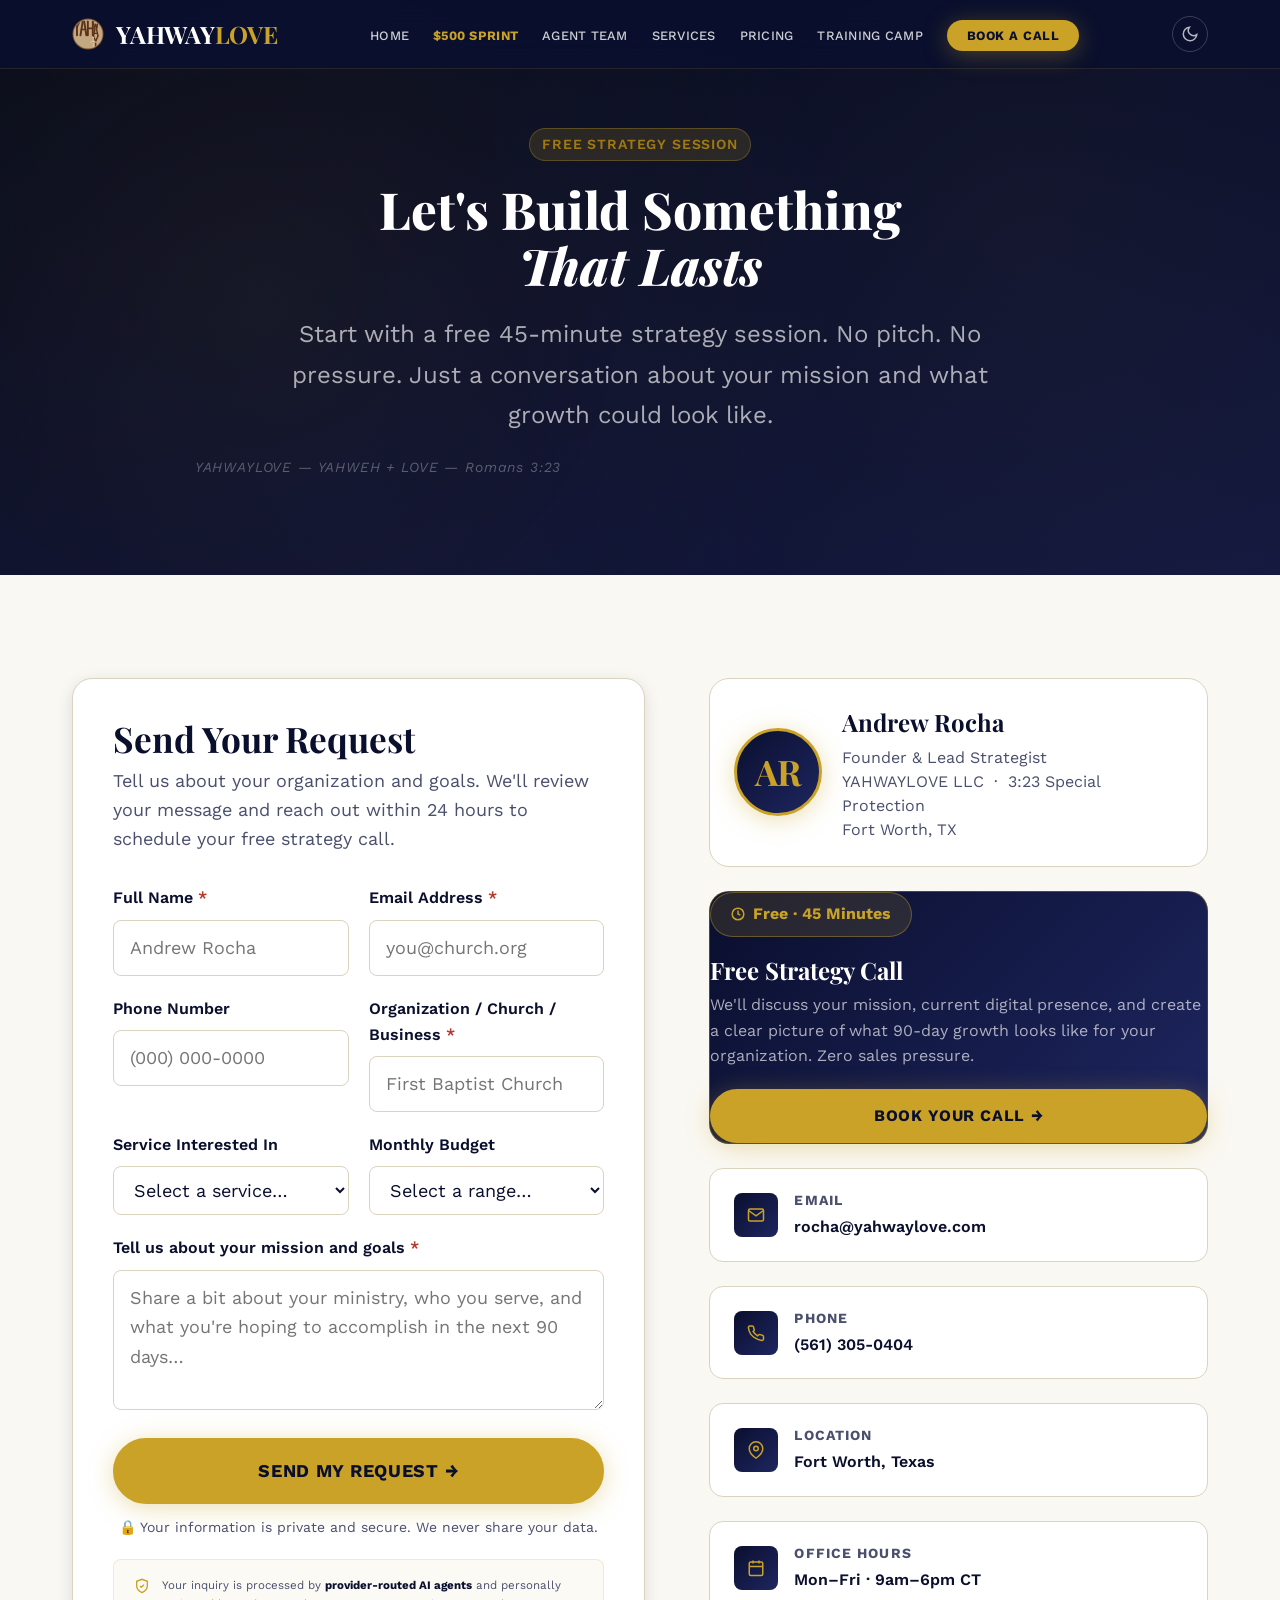
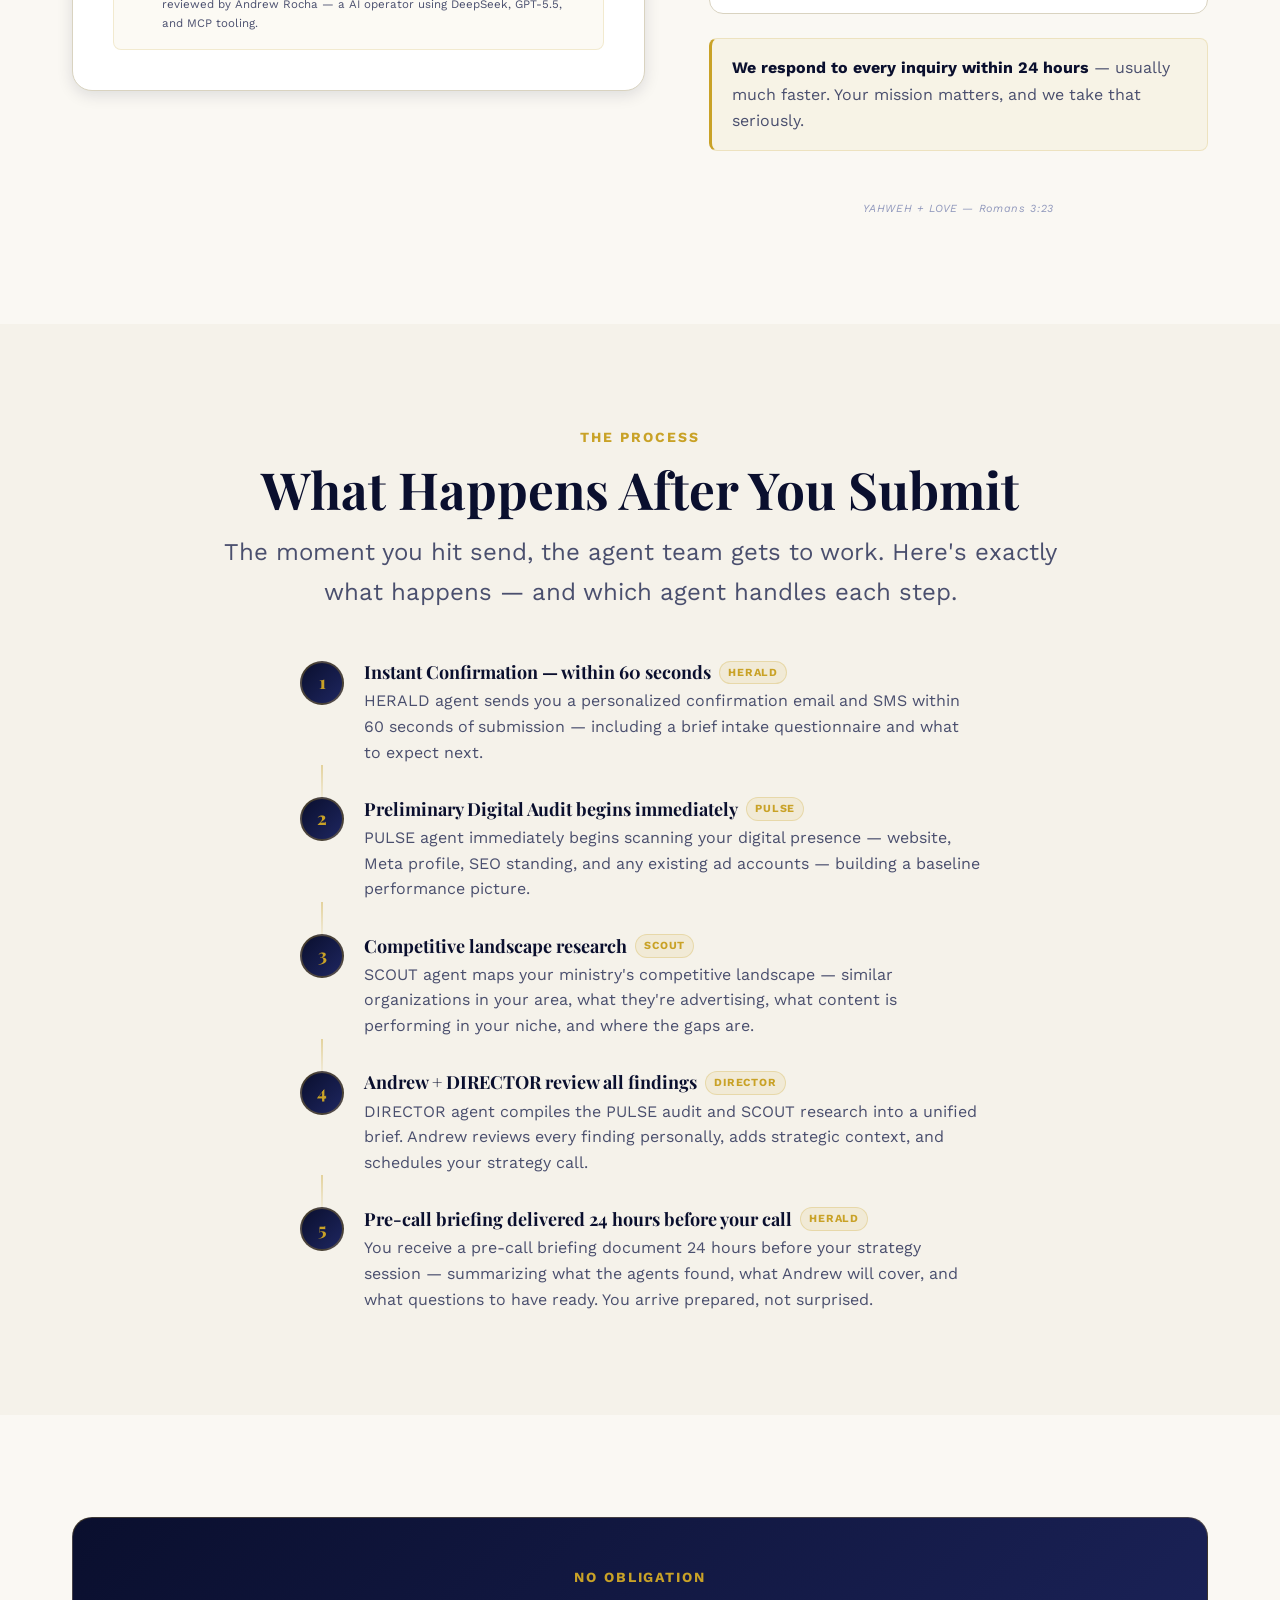
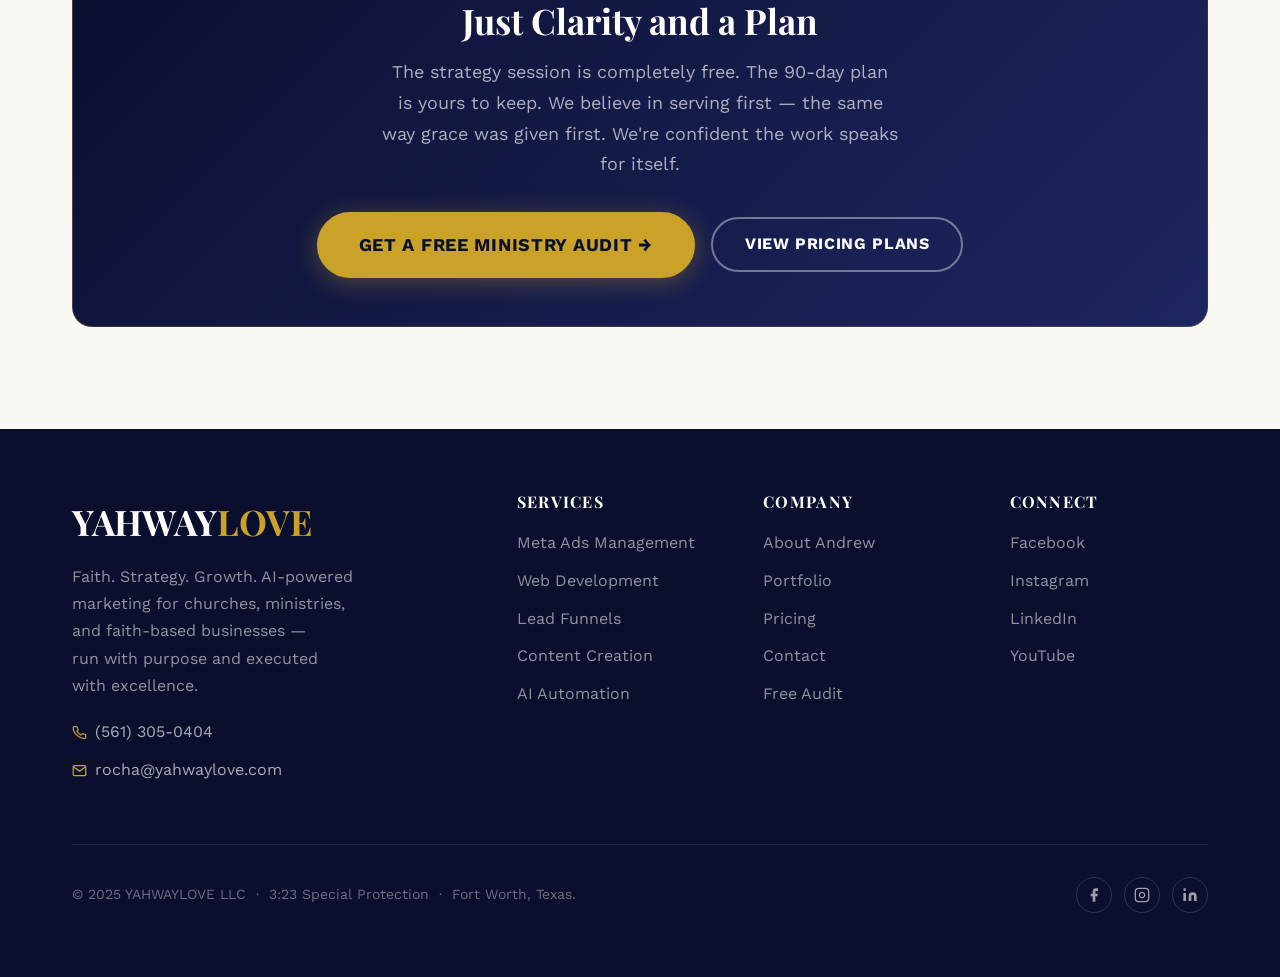
<file: pages/contact.html>
<!DOCTYPE html>
<html lang="en">
<head>
  <meta charset="UTF-8" />
  <meta name="viewport" content="width=device-width, initial-scale=1.0" />
  <title>Contact — YAHWAYLOVE LLC | Book a Free Strategy Call</title>
  <meta name="description" content="Book your free 45-minute strategy session with Andrew Rocha. No pitch, no pressure — just a conversation about your ministry's growth." />
  <meta name="author" content="Andrew Rocha" />
  <meta property="og:title" content="Contact YAHWAYLOVE LLC" />
  <meta property="og:description" content="Start with a free 45-minute strategy session. Tell us about your mission and what growth could look like." />
  <meta property="og:type" content="website" />
  <link rel="canonical" href="https://yahwaylove.com/pages/contact.html" />

  <!-- Fonts -->
  <link rel="preconnect" href="https://fonts.googleapis.com" />
  <link rel="preconnect" href="https://fonts.gstatic.com" crossorigin />
  <link href="https://fonts.googleapis.com/css2?family=Playfair+Display:ital,wght@0,400;0,600;0,700;0,800;1,400;1,700&family=Work+Sans:wght@300..700&display=swap" rel="stylesheet" />

  <!-- Styles -->
  <link rel="stylesheet" href="../css/tokens.css" />
  <link rel="stylesheet" href="../css/base.css" />
  <link rel="stylesheet" href="../css/components.css" />

  <style>
    /* ---- PAGE HERO ---- */
    .page-hero {
      background: linear-gradient(160deg, #040818 0%, #0a0f2e 55%, #131840 100%);
      padding: clamp(var(--space-20), 12vw, var(--space-32)) 0 clamp(var(--space-16), 8vw, var(--space-24));
      text-align: center;
      position: relative;
      overflow: hidden;
    }

    .page-hero::before {
      content: '';
      position: absolute;
      inset: 0;
      background:
        radial-gradient(circle at 20% 50%, rgba(201,162,39,0.08) 0%, transparent 55%),
        radial-gradient(circle at 80% 40%, rgba(201,162,39,0.05) 0%, transparent 50%);
      pointer-events: none;
    }

    .page-hero-content { position: relative; z-index: 1; }

    .page-hero-title {
      font-family: var(--font-display);
      font-size: var(--text-2xl);
      font-weight: 800;
      color: var(--brand-white);
      line-height: 1.1;
      margin-bottom: var(--space-5);
    }

    .page-hero-sub {
      font-size: var(--text-lg);
      color: rgba(255,255,255,0.65);
      max-width: 52ch;
      margin: 0 auto;
      line-height: 1.7;
    }

    /* ---- CONTACT LAYOUT ---- */
    .contact-layout {
      display: grid;
      grid-template-columns: 1.15fr 1fr;
      gap: var(--space-16);
      align-items: start;
    }

    @media (max-width: 900px) {
      .contact-layout { grid-template-columns: 1fr; gap: var(--space-10); }
    }

    /* ---- FORM CARD ---- */
    .form-card {
      background: var(--color-surface);
      border: 1.5px solid var(--color-border);
      border-radius: var(--radius-xl);
      padding: var(--space-10);
      box-shadow: var(--shadow-md);
    }

    .form-card h2 {
      font-family: var(--font-display);
      font-size: var(--text-xl);
      font-weight: 700;
      color: var(--color-text);
      margin-bottom: var(--space-2);
    }

    .form-card .form-subtitle {
      font-size: var(--text-base);
      color: var(--color-text-muted);
      margin-bottom: var(--space-8);
      line-height: 1.6;
    }

    .form-row {
      display: grid;
      grid-template-columns: 1fr 1fr;
      gap: var(--space-5);
    }

    @media (max-width: 560px) {
      .form-row { grid-template-columns: 1fr; }
      .form-card { padding: var(--space-6); }
    }

    /* ---- CONTACT INFO SIDEBAR ---- */
    .contact-sidebar {
      display: flex;
      flex-direction: column;
      gap: var(--space-6);
    }

    .ar-avatar {
      width: 88px; height: 88px;
      border-radius: var(--radius-full);
      background: linear-gradient(135deg, var(--brand-navy), var(--brand-navy-soft));
      border: 3px solid var(--brand-gold);
      display: flex;
      align-items: center;
      justify-content: center;
      font-family: var(--font-display);
      font-size: var(--text-xl);
      font-weight: 700;
      color: var(--brand-gold);
      flex-shrink: 0;
      box-shadow: var(--shadow-gold);
    }

    .andrew-intro {
      display: flex;
      align-items: center;
      gap: var(--space-5);
      background: var(--color-surface);
      border: 1.5px solid var(--color-border);
      border-radius: var(--radius-xl);
      padding: var(--space-6);
    }

    .andrew-name {
      font-family: var(--font-display);
      font-weight: 700;
      font-size: var(--text-lg);
      color: var(--color-text);
      margin-bottom: var(--space-1);
    }

    .andrew-title {
      font-size: var(--text-sm);
      color: var(--color-text-muted);
      line-height: 1.5;
    }

    /* ---- BOOKING CARD ---- */
    .booking-card {
      background: linear-gradient(135deg, var(--brand-navy) 0%, var(--brand-navy-soft) 100%);
      border: 1.5px solid rgba(201,162,39,0.3);
      border-radius: var(--radius-xl);
      padding: var(--space-7);
      color: var(--brand-white);
    }

    .booking-card h3 {
      font-family: var(--font-display);
      font-size: var(--text-lg);
      font-weight: 700;
      color: var(--brand-white);
      margin-bottom: var(--space-2);
    }

    .booking-card p {
      font-size: var(--text-sm);
      color: rgba(255,255,255,0.65);
      line-height: 1.6;
      margin-bottom: var(--space-5);
    }

    .booking-time-badge {
      display: inline-flex;
      align-items: center;
      gap: var(--space-2);
      background: rgba(201,162,39,0.15);
      border: 1px solid rgba(201,162,39,0.4);
      border-radius: var(--radius-full);
      padding: var(--space-2) var(--space-5);
      font-size: var(--text-sm);
      font-weight: 700;
      color: var(--brand-gold);
      margin-bottom: var(--space-5);
    }

    /* ---- CONTACT INFO CARDS ---- */
    .contact-info-card {
      background: var(--color-surface);
      border: 1.5px solid var(--color-border);
      border-radius: var(--radius-lg);
      padding: var(--space-5) var(--space-6);
      display: flex;
      align-items: center;
      gap: var(--space-4);
      transition: border-color var(--transition-fast), box-shadow var(--transition-fast);
    }

    .contact-info-card:hover {
      border-color: rgba(201,162,39,0.4);
      box-shadow: var(--shadow-sm);
    }

    .contact-info-icon {
      width: 44px; height: 44px;
      border-radius: var(--radius-md);
      background: linear-gradient(135deg, var(--brand-navy), var(--brand-navy-soft));
      display: flex;
      align-items: center;
      justify-content: center;
      color: var(--brand-gold);
      flex-shrink: 0;
    }

    .contact-info-label {
      font-size: var(--text-xs);
      font-weight: 700;
      letter-spacing: 0.08em;
      text-transform: uppercase;
      color: var(--color-text-muted);
      margin-bottom: 2px;
    }

    .contact-info-value {
      font-size: var(--text-sm);
      font-weight: 600;
      color: var(--color-text);
    }

    .contact-info-value a {
      color: inherit;
      text-decoration: none;
      transition: color var(--transition-fast);
    }

    .contact-info-value a:hover { color: var(--color-primary); }

    /* ---- RESPONSE PROMISE ---- */
    .response-promise {
      background: rgba(201,162,39,0.06);
      border: 1px solid rgba(201,162,39,0.2);
      border-left: 3px solid var(--brand-gold);
      border-radius: var(--radius-md);
      padding: var(--space-4) var(--space-5);
      font-size: var(--text-sm);
      color: var(--color-text-muted);
      line-height: 1.65;
    }

    .response-promise strong { color: var(--color-text); }

    /* ---- WHAT TO EXPECT ---- */
    .expect-step {
      display: flex;
      align-items: flex-start;
      gap: var(--space-5);
    }

    .expect-step-num {
      width: 44px; height: 44px;
      border-radius: var(--radius-full);
      background: linear-gradient(135deg, var(--brand-navy), var(--brand-navy-soft));
      border: 2px solid rgba(201,162,39,0.3);
      display: flex;
      align-items: center;
      justify-content: center;
      font-family: var(--font-display);
      font-size: var(--text-base);
      font-weight: 800;
      color: var(--brand-gold);
      flex-shrink: 0;
    }

    .expect-step-content h4 {
      font-family: var(--font-display);
      font-weight: 700;
      font-size: var(--text-base);
      color: var(--color-text);
      margin-bottom: var(--space-1);
    }

    .expect-step-content p {
      font-size: var(--text-sm);
      color: var(--color-text-muted);
      line-height: 1.6;
    }

    .expect-connector {
      width: 2px;
      height: 32px;
      background: linear-gradient(to bottom, rgba(201,162,39,0.4), rgba(201,162,39,0.1));
      margin-left: 21px;
    }

    /* ---- SECTION BG ---- */
    .section-dark-alt {
      background: linear-gradient(160deg, var(--brand-navy) 0%, #0d1235 100%);
    }

    .cta-banner {
      background: linear-gradient(135deg, var(--brand-navy) 0%, var(--brand-navy-soft) 100%);
      border-radius: var(--radius-xl);
      padding: var(--space-12) var(--space-10);
      text-align: center;
      border: 1px solid rgba(201,162,39,0.25);
    }

    .cta-banner h2 {
      font-family: var(--font-display);
      font-size: var(--text-xl);
      font-weight: 700;
      color: var(--brand-white);
      margin-bottom: var(--space-4);
    }

    .cta-banner p {
      color: rgba(255,255,255,0.65);
      max-width: 50ch;
      margin: 0 auto var(--space-8);
      font-size: var(--text-base);
      line-height: 1.7;
    }

    .btn-group {
      display: flex;
      align-items: center;
      justify-content: center;
      gap: var(--space-4);
      flex-wrap: wrap;
    }
  </style>
</head>
<body>

  <!-- NAV -->
  <nav class="nav" role="navigation" aria-label="Main navigation">
    <div class="nav-inner">
      <a href="../index.html" class="nav-logo" aria-label="YAHWAYLOVE home">
        <svg width="32" height="32" viewBox="0 0 200 200" fill="none" xmlns="http://www.w3.org/2000/svg" aria-label="YAHWAYLOVE"><defs>
    <clipPath id="bc">
      <circle cx="100" cy="100" r="89"/>
    </clipPath>
  </defs>

  <!-- Badge -->
  <circle cx="100" cy="100" r="97" fill="#7a5533"/>
  <circle cx="100" cy="100" r="91" fill="#c4a882"/>

  <g clip-path="url(#bc)">

    <!-- ══ YAH — left column (x: 14–130) ══ -->

    <!-- Y -->
    <line x1="16" y1="22" x2="31" y2="55" stroke="#5c3318" stroke-width="12" stroke-linecap="round"/>
    <line x1="46" y1="22" x2="31" y2="55" stroke="#5c3318" stroke-width="12" stroke-linecap="round"/>
    <line x1="31" y1="55" x2="31" y2="108" stroke="#5c3318" stroke-width="12" stroke-linecap="round"/>

    <!-- A -->
    <line x1="53" y1="108" x2="67" y2="22" stroke="#5c3318" stroke-width="12" stroke-linecap="round"/>
    <line x1="90" y1="108" x2="76" y2="22" stroke="#5c3318" stroke-width="12" stroke-linecap="round"/>
    <line x1="58" y1="72" x2="85" y2="72" stroke="#5c3318" stroke-width="10" stroke-linecap="round"/>

    <!-- H -->
    <line x1="99" y1="22" x2="99" y2="108" stroke="#5c3318" stroke-width="12" stroke-linecap="round"/>
    <line x1="130" y1="22" x2="130" y2="108" stroke="#5c3318" stroke-width="12" stroke-linecap="round"/>
    <line x1="99" y1="65" x2="130" y2="65" stroke="#5c3318" stroke-width="10" stroke-linecap="round"/>

    <!-- ══ WAY — right column (x: 138–172)
         Circle at y=35: max x = 100+sqrt(89²-65²) = 100+sqrt(7921-4225) = 100+60.8 = 160.8
         Circle at y=50: max x = 100+sqrt(89²-50²) = 100+sqrt(7921-2500) = 100+73.6 = 173.6
         So W can start at y=38, safe x up to ~158
    ══ -->

    <!-- W (y: 36–66, x: 136–162) -->
    <line x1="136" y1="36" x2="141" y2="62" stroke="#5c3318" stroke-width="9" stroke-linecap="round"/>
    <line x1="141" y1="62" x2="148" y2="40" stroke="#5c3318" stroke-width="9" stroke-linecap="round"/>
    <line x1="148" y1="40" x2="155" y2="62" stroke="#5c3318" stroke-width="9" stroke-linecap="round"/>
    <line x1="155" y1="62" x2="160" y2="36" stroke="#5c3318" stroke-width="9" stroke-linecap="round"/>

    <!-- A (y: 68–110, x: 135–162) -->
    <line x1="135" y1="110" x2="144" y2="68" stroke="#5c3318" stroke-width="9" stroke-linecap="round"/>
    <line x1="162" y1="110" x2="153" y2="68" stroke="#5c3318" stroke-width="9" stroke-linecap="round"/>
    <line x1="138" y1="96" x2="159" y2="96" stroke="#5c3318" stroke-width="8" stroke-linecap="round"/>

    <!-- Y (y: 114–178, x: 135–162) -->
    <line x1="135" y1="114" x2="148" y2="145" stroke="#5c3318" stroke-width="9" stroke-linecap="round"/>
    <line x1="162" y1="114" x2="148" y2="145" stroke="#5c3318" stroke-width="9" stroke-linecap="round"/>
    <line x1="148" y1="145" x2="148" y2="183" stroke="#5c3318" stroke-width="9" stroke-linecap="round"/>

    <!-- ══ CROSS (cream) ══ -->
    <line x1="134" y1="120" x2="134" y2="185" stroke="#e8d4bc" stroke-width="7" stroke-linecap="round"/>
    <line x1="118" y1="150" x2="152" y2="150" stroke="#e8d4bc" stroke-width="7" stroke-linecap="round"/>

    <!-- JESUS -->
    <text x="134" y="153.5" font-family="Georgia,serif" font-size="6" fill="#6b4220" text-anchor="middle" font-weight="bold" letter-spacing="0.6">JESUS</text>

    <!-- ANDREW -->
    <g transform="rotate(-90 134 133)">
      <text x="134" y="136" font-family="Georgia,serif" font-size="5" fill="#6b4220" text-anchor="middle" letter-spacing="0.3">ANDREW</text>
    </g>

    <!-- HAILEY -->
    <g transform="rotate(-90 134 168)">
      <text x="134" y="171" font-family="Georgia,serif" font-size="5" fill="#6b4220" text-anchor="middle" letter-spacing="0.3">HAILEY</text>
    </g>

  </g></svg>
        <span class="nav-logo-text">YAHWAY<span>LOVE</span></span>
      </a>

      <ul class="nav-links" role="list">
        <li><a href="../index.html">Home</a></li>
        <li><a href="sprint.html" style="color:var(--brand-gold);font-weight:700;">$500 Sprint</a></li>
        <li><a href="agents.html">Agent Team</a></li>
        <li><a href="services.html">Services</a></li>
        <li><a href="pricing.html">Pricing</a></li>
        <li><a href="training.html">Training Camp</a></li>
        <li><a href="contact.html" class="nav-cta">Book a Call</a></li>
      </ul>

      <div style="display:flex;align-items:center;gap:var(--space-3);">
        <button class="theme-toggle" data-theme-toggle aria-label="Toggle theme">
          <svg width="18" height="18" viewBox="0 0 24 24" fill="none" stroke="currentColor" stroke-width="2">
            <path d="M21 12.79A9 9 0 1 1 11.21 3 7 7 0 0 0 21 12.79z"/>
          </svg>
        </button>
        <button class="hamburger" aria-label="Open menu" aria-expanded="false">
          <span></span><span></span><span></span>
        </button>
      </div>
    </div>
  </nav>

  <!-- PAGE HERO -->
  <section class="page-hero">
    <div class="container page-hero-content">
      <div data-animate>
        <span class="badge badge-gold" style="margin-bottom:var(--space-5);">Free Strategy Session</span>
        <h1 class="page-hero-title">Let's Build Something<br><em>That Lasts</em></h1>
        <p class="page-hero-sub">Start with a free 45-minute strategy session. No pitch. No pressure. Just a conversation about your mission and what growth could look like.</p>
        <p style="font-size:var(--text-xs);color:rgba(255,255,255,0.3);letter-spacing:0.06em;font-style:italic;margin-top:var(--space-5);">YAHWAYLOVE &mdash; YAHWEH + LOVE &mdash; Romans 3:23</p>
      </div>
    </div>
  </section>

  <!-- CONTACT SECTION -->
  <section>
    <div class="container">
      <div class="contact-layout">

        <!-- FORM COLUMN -->
        <div data-animate>
          <div class="form-card">
            <h2>Send Your Request</h2>
            <p class="form-subtitle">Tell us about your organization and goals. We'll review your message and reach out within 24 hours to schedule your free strategy call.</p>

            <form data-form method="POST" aria-label="Contact form">
              <div class="form-row">
                <div class="form-group">
                  <label class="form-label" for="name">Full Name <span aria-hidden="true" style="color:var(--color-error);">*</span></label>
                  <input class="form-input" type="text" id="name" name="name" placeholder="Andrew Rocha" required autocomplete="name" />
                </div>
                <div class="form-group">
                  <label class="form-label" for="email">Email Address <span aria-hidden="true" style="color:var(--color-error);">*</span></label>
                  <input class="form-input" type="email" id="email" name="email" placeholder="you@church.org" required autocomplete="email" />
                </div>
              </div>

              <div class="form-row">
                <div class="form-group">
                  <label class="form-label" for="phone">Phone Number</label>
                  <input class="form-input" type="tel" id="phone" name="phone" placeholder="(000) 000-0000" autocomplete="tel" />
                </div>
                <div class="form-group">
                  <label class="form-label" for="org">Organization / Church / Business <span aria-hidden="true" style="color:var(--color-error);">*</span></label>
                  <input class="form-input" type="text" id="org" name="organization" placeholder="First Baptist Church" required />
                </div>
              </div>

              <div class="form-row">
                <div class="form-group">
                  <label class="form-label" for="service">Service Interested In</label>
                  <select class="form-select" id="service" name="service">
                    <option value="" disabled selected>Select a service…</option>
                    <option value="Meta Ads">Meta Ads Management</option>
                    <option value="Web Development">Web Development</option>
                    <option value="Lead Funnel">Lead Funnel</option>
                    <option value="Content Creation">Content Creation</option>
                    <option value="Brand Strategy">Brand Strategy</option>
                    <option value="AI Automation">AI Automation</option>
                    <option value="Full-Service Package">Full-Service Package</option>
                    <option value="Not Sure Yet">Not Sure Yet</option>
                  </select>
                </div>
                <div class="form-group">
                  <label class="form-label" for="budget">Monthly Budget</label>
                  <select class="form-select" id="budget" name="budget">
                    <option value="" disabled selected>Select a range…</option>
                    <option value="Under $1,000">Under $1,000</option>
                    <option value="$1,000–$2,500">$1,000–$2,500</option>
                    <option value="$2,500–$5,000">$2,500–$5,000</option>
                    <option value="$5,000–$10,000">$5,000–$10,000</option>
                    <option value="$10,000+">$10,000+</option>
                  </select>
                </div>
              </div>

              <div class="form-group">
                <label class="form-label" for="goals">Tell us about your mission and goals <span aria-hidden="true" style="color:var(--color-error);">*</span></label>
                <textarea class="form-textarea" id="goals" name="goals" placeholder="Share a bit about your ministry, who you serve, and what you're hoping to accomplish in the next 90 days…" required style="min-height:140px;"></textarea>
              </div>

              <input type="hidden" name="_subject" value="YAHWAYLOVE — New Strategy Session Request" />

              <button type="submit" class="btn btn-primary btn-lg" style="width:100%;justify-content:center;">
                Send My Request →
              </button>
              <p style="text-align:center;font-size:var(--text-xs);color:var(--color-text-muted);margin-top:var(--space-3);">🔒 Your information is private and secure. We never share your data.</p>
              <!-- Claude trust line -->
              <div style="margin-top:var(--space-5);padding:var(--space-4) var(--space-5);background:rgba(201,162,39,0.05);border:1px solid rgba(201,162,39,0.18);border-radius:var(--radius-md);display:flex;align-items:flex-start;gap:var(--space-3);">
                <svg width="16" height="16" viewBox="0 0 24 24" fill="none" stroke="var(--brand-gold)" stroke-width="2" style="flex-shrink:0;margin-top:2px;" aria-hidden="true"><path d="M12 22s8-4 8-10V5l-8-3-8 3v7c0 6 8 10 8 10z"/><polyline points="9 12 11 14 15 10"/></svg>
                <p style="font-size:0.72rem;color:var(--color-text-muted);line-height:1.65;max-width:none;margin:0;">Your inquiry is processed by <strong style="color:var(--color-text);">provider-routed AI agents</strong> and personally reviewed by Andrew Rocha — a AI operator using DeepSeek, GPT-5.5, and MCP tooling.</p>
              </div>
            </form>
          </div>
        </div>

        <!-- SIDEBAR COLUMN -->
        <div class="contact-sidebar" data-animate data-animate-delay="2">

          <!-- Andrew intro -->
          <div class="andrew-intro">
            <div class="ar-avatar" aria-label="Andrew Rocha initials">AR</div>
            <div>
              <div class="andrew-name">Andrew Rocha</div>
              <div class="andrew-title">Founder &amp; Lead Strategist<br>YAHWAYLOVE LLC &nbsp;&middot;&nbsp; 3:23 Special Protection<br>Fort Worth, TX</div>
            </div>
          </div>

          <!-- Booking card -->
          <div class="booking-card">
            <div class="booking-time-badge">
              <svg width="14" height="14" viewBox="0 0 24 24" fill="none" stroke="currentColor" stroke-width="2.5" aria-hidden="true"><circle cx="12" cy="12" r="10"/><polyline points="12 6 12 12 16 14"/></svg>
              Free · 45 Minutes
            </div>
            <h3>Free Strategy Call</h3>
            <p>We'll discuss your mission, current digital presence, and create a clear picture of what 90-day growth looks like for your organization. Zero sales pressure.</p>
            <a href="contact.html" class="btn btn-primary" style="width:100%;justify-content:center;">Book Your Call →</a>
          </div>

          <!-- Contact info cards -->
          <div class="contact-info-card">
            <div class="contact-info-icon" aria-hidden="true">
              <svg width="18" height="18" viewBox="0 0 24 24" fill="none" stroke="currentColor" stroke-width="2" aria-hidden="true"><path d="M4 4h16c1.1 0 2 .9 2 2v12c0 1.1-.9 2-2 2H4c-1.1 0-2-.9-2-2V6c0-1.1.9-2 2-2z"/><polyline points="22,6 12,13 2,6"/></svg>
            </div>
            <div>
              <div class="contact-info-label">Email</div>
              <div class="contact-info-value"><a href="mailto:rocha@yahwaylove.com">rocha@yahwaylove.com</a></div>
            </div>
          </div>

          <div class="contact-info-card">
            <div class="contact-info-icon" aria-hidden="true">
              <svg width="18" height="18" viewBox="0 0 24 24" fill="none" stroke="currentColor" stroke-width="2" aria-hidden="true"><path d="M22 16.92v3a2 2 0 0 1-2.18 2 19.79 19.79 0 0 1-8.63-3.07A19.5 19.5 0 0 1 4.95 13.5 19.79 19.79 0 0 1 1.88 4.9 2 2 0 0 1 3.85 2.7h3a2 2 0 0 1 2 1.72c.127.96.361 1.903.7 2.81a2 2 0 0 1-.45 2.11L8.09 9.91a16 16 0 0 0 6 6l1.27-1.27a2 2 0 0 1 2.11-.45c.907.339 1.85.573 2.81.7A2 2 0 0 1 22 16.92z"/></svg>
            </div>
            <div>
              <div class="contact-info-label">Phone</div>
              <div class="contact-info-value"><a href="tel:+15613050404">(561) 305-0404</a></div>
            </div>
          </div>

          <div class="contact-info-card">
            <div class="contact-info-icon" aria-hidden="true">
              <svg width="18" height="18" viewBox="0 0 24 24" fill="none" stroke="currentColor" stroke-width="2" aria-hidden="true"><path d="M21 10c0 7-9 13-9 13s-9-6-9-13a9 9 0 0 1 18 0z"/><circle cx="12" cy="10" r="3"/></svg>
            </div>
            <div>
              <div class="contact-info-label">Location</div>
              <div class="contact-info-value">Fort Worth, Texas</div>
            </div>
          </div>

          <div class="contact-info-card">
            <div class="contact-info-icon" aria-hidden="true">
              <svg width="18" height="18" viewBox="0 0 24 24" fill="none" stroke="currentColor" stroke-width="2" aria-hidden="true"><rect x="3" y="4" width="18" height="18" rx="2" ry="2"/><line x1="16" y1="2" x2="16" y2="6"/><line x1="8" y1="2" x2="8" y2="6"/><line x1="3" y1="10" x2="21" y2="10"/></svg>
            </div>
            <div>
              <div class="contact-info-label">Office Hours</div>
              <div class="contact-info-value">Mon–Fri · 9am–6pm CT</div>
            </div>
          </div>

          <!-- Response promise -->
          <div class="response-promise">
            <strong>We respond to every inquiry within 24 hours</strong> — usually much faster. Your mission matters, and we take that seriously.
          </div>

          <!-- Gospel framework trust signal -->
          <div style="text-align:center;padding:var(--space-4) 0 0;">
            <span style="font-size:0.68rem;color:var(--color-text-faint);letter-spacing:0.06em;font-style:italic;">YAHWEH + LOVE &mdash; Romans 3:23</span>
          </div>

        </div>
      </div>
    </div>
  </section>

  <!-- WHAT HAPPENS AFTER — AGENT WORKFLOW -->
  <section style="background:var(--color-surface-2);">
    <div class="container">
      <div class="text-center" style="margin-bottom:var(--space-12);" data-animate>
        <span class="section-label">The Process</span>
        <h2 class="section-title">What Happens After You Submit</h2>
        <p class="section-sub" style="margin:0 auto;">The moment you hit send, the agent team gets to work. Here's exactly what happens — and which agent handles each step.</p>
      </div>

      <div style="max-width:680px;margin:0 auto;">

        <div class="expect-step" data-animate data-animate-delay="1">
          <div class="expect-step-num" aria-hidden="true">1</div>
          <div class="expect-step-content">
            <div style="display:flex;align-items:center;gap:var(--space-2);margin-bottom:var(--space-1);">
              <h4 style="margin:0;">Instant Confirmation — within 60 seconds</h4>
              <span style="font-size:0.68rem;font-weight:700;letter-spacing:0.08em;text-transform:uppercase;color:var(--brand-gold);background:rgba(201,162,39,0.1);border:1px solid rgba(201,162,39,0.25);border-radius:var(--radius-full);padding:2px 8px;white-space:nowrap;">HERALD</span>
            </div>
            <p>HERALD agent sends you a personalized confirmation email and SMS within 60 seconds of submission — including a brief intake questionnaire and what to expect next.</p>
          </div>
        </div>

        <div class="expect-connector" aria-hidden="true"></div>

        <div class="expect-step" data-animate data-animate-delay="1">
          <div class="expect-step-num" aria-hidden="true">2</div>
          <div class="expect-step-content">
            <div style="display:flex;align-items:center;gap:var(--space-2);margin-bottom:var(--space-1);">
              <h4 style="margin:0;">Preliminary Digital Audit begins immediately</h4>
              <span style="font-size:0.68rem;font-weight:700;letter-spacing:0.08em;text-transform:uppercase;color:var(--brand-gold);background:rgba(201,162,39,0.1);border:1px solid rgba(201,162,39,0.25);border-radius:var(--radius-full);padding:2px 8px;white-space:nowrap;">PULSE</span>
            </div>
            <p>PULSE agent immediately begins scanning your digital presence — website, Meta profile, SEO standing, and any existing ad accounts — building a baseline performance picture.</p>
          </div>
        </div>

        <div class="expect-connector" aria-hidden="true"></div>

        <div class="expect-step" data-animate data-animate-delay="2">
          <div class="expect-step-num" aria-hidden="true">3</div>
          <div class="expect-step-content">
            <div style="display:flex;align-items:center;gap:var(--space-2);margin-bottom:var(--space-1);">
              <h4 style="margin:0;">Competitive landscape research</h4>
              <span style="font-size:0.68rem;font-weight:700;letter-spacing:0.08em;text-transform:uppercase;color:var(--brand-gold);background:rgba(201,162,39,0.1);border:1px solid rgba(201,162,39,0.25);border-radius:var(--radius-full);padding:2px 8px;white-space:nowrap;">SCOUT</span>
            </div>
            <p>SCOUT agent maps your ministry's competitive landscape — similar organizations in your area, what they're advertising, what content is performing in your niche, and where the gaps are.</p>
          </div>
        </div>

        <div class="expect-connector" aria-hidden="true"></div>

        <div class="expect-step" data-animate data-animate-delay="2">
          <div class="expect-step-num" aria-hidden="true">4</div>
          <div class="expect-step-content">
            <div style="display:flex;align-items:center;gap:var(--space-2);margin-bottom:var(--space-1);">
              <h4 style="margin:0;">Andrew + DIRECTOR review all findings</h4>
              <span style="font-size:0.68rem;font-weight:700;letter-spacing:0.08em;text-transform:uppercase;color:var(--brand-gold);background:rgba(201,162,39,0.1);border:1px solid rgba(201,162,39,0.25);border-radius:var(--radius-full);padding:2px 8px;white-space:nowrap;">DIRECTOR</span>
            </div>
            <p>DIRECTOR agent compiles the PULSE audit and SCOUT research into a unified brief. Andrew reviews every finding personally, adds strategic context, and schedules your strategy call.</p>
          </div>
        </div>

        <div class="expect-connector" aria-hidden="true"></div>

        <div class="expect-step" data-animate data-animate-delay="3">
          <div class="expect-step-num" aria-hidden="true">5</div>
          <div class="expect-step-content">
            <div style="display:flex;align-items:center;gap:var(--space-2);margin-bottom:var(--space-1);">
              <h4 style="margin:0;">Pre-call briefing delivered 24 hours before your call</h4>
              <span style="font-size:0.68rem;font-weight:700;letter-spacing:0.08em;text-transform:uppercase;color:var(--brand-gold);background:rgba(201,162,39,0.1);border:1px solid rgba(201,162,39,0.25);border-radius:var(--radius-full);padding:2px 8px;white-space:nowrap;">HERALD</span>
            </div>
            <p>You receive a pre-call briefing document 24 hours before your strategy session — summarizing what the agents found, what Andrew will cover, and what questions to have ready. You arrive prepared, not surprised.</p>
          </div>
        </div>

      </div>
    </div>
  </section>

  <!-- TRUST / GUARANTEE -->
  <section>
    <div class="container">
      <div class="cta-banner" data-animate>
        <span class="section-label">No Obligation</span>
        <h2>Just Clarity and a Plan</h2>
        <p>The strategy session is completely free. The 90-day plan is yours to keep. We believe in serving first — the same way grace was given first. We're confident the work speaks for itself.</p>
        <div class="btn-group">
          <a href="funnel.html" class="btn btn-primary btn-lg">Get a Free Ministry Audit →</a>
          <a href="pricing.html" class="btn btn-outline">View Pricing Plans</a>
        </div>
      </div>
    </div>
  </section>

  <!-- FOOTER -->
  <footer class="footer" role="contentinfo">
    <div class="container">
      <div class="footer-grid">
        <div class="footer-col">
          <div class="footer-brand-name">YAHWAY<span>LOVE</span></div>
          <p class="footer-tagline">Faith. Strategy. Growth. AI-powered marketing for churches, ministries, and faith-based businesses — run with purpose and executed with excellence.</p>
          <div class="footer-contact-item">
            <svg width="15" height="15" viewBox="0 0 24 24" fill="none" stroke="currentColor" stroke-width="2" aria-hidden="true"><path d="M22 16.92v3a2 2 0 0 1-2.18 2 19.79 19.79 0 0 1-8.63-3.07A19.5 19.5 0 0 1 4.95 13.5 19.79 19.79 0 0 1 1.88 4.9 2 2 0 0 1 3.85 2.7h3a2 2 0 0 1 2 1.72c.127.96.361 1.903.7 2.81a2 2 0 0 1-.45 2.11L8.09 9.91a16 16 0 0 0 6 6l1.27-1.27a2 2 0 0 1 2.11-.45c.907.339 1.85.573 2.81.7A2 2 0 0 1 22 16.92z"/></svg>
            (561) 305-0404
          </div>
          <div class="footer-contact-item">
            <svg width="15" height="15" viewBox="0 0 24 24" fill="none" stroke="currentColor" stroke-width="2" aria-hidden="true"><path d="M4 4h16c1.1 0 2 .9 2 2v12c0 1.1-.9 2-2 2H4c-1.1 0-2-.9-2-2V6c0-1.1.9-2 2-2z"/><polyline points="22,6 12,13 2,6"/></svg>
            rocha@yahwaylove.com
          </div>
        </div>

        <div class="footer-col">
          <h4>Services</h4>
          <ul role="list">
            <li><a href="services.html">Meta Ads Management</a></li>
            <li><a href="services.html">Web Development</a></li>
            <li><a href="services.html">Lead Funnels</a></li>
            <li><a href="services.html">Content Creation</a></li>
            <li><a href="services.html">AI Automation</a></li>
          </ul>
        </div>

        <div class="footer-col">
          <h4>Company</h4>
          <ul role="list">
            <li><a href="about.html">About Andrew</a></li>
            <li><a href="portfolio.html">Portfolio</a></li>
            <li><a href="pricing.html">Pricing</a></li>
            <li><a href="contact.html">Contact</a></li>
            <li><a href="funnel.html">Free Audit</a></li>
          </ul>
        </div>

        <div class="footer-col">
          <h4>Connect</h4>
          <ul role="list">
            <li><a href="https://www.facebook.com" target="_blank" rel="noopener">Facebook</a></li>
            <li><a href="https://www.instagram.com" target="_blank" rel="noopener">Instagram</a></li>
            <li><a href="https://www.linkedin.com" target="_blank" rel="noopener">LinkedIn</a></li>
            <li><a href="https://www.youtube.com" target="_blank" rel="noopener">YouTube</a></li>
          </ul>
        </div>
      </div>

      <div class="footer-bottom">
        <p>© 2025 YAHWAYLOVE LLC &nbsp;&middot;&nbsp; 3:23 Special Protection &nbsp;&middot;&nbsp; Fort Worth, Texas.</p>
        <div class="footer-socials" aria-label="Social media links">
          <a href="https://www.facebook.com" target="_blank" rel="noopener" aria-label="Facebook">
            <svg width="16" height="16" viewBox="0 0 24 24" fill="currentColor" aria-hidden="true"><path d="M18 2h-3a5 5 0 0 0-5 5v3H7v4h3v8h4v-8h3l1-4h-4V7a1 1 0 0 1 1-1h3z"/></svg>
          </a>
          <a href="https://www.instagram.com" target="_blank" rel="noopener" aria-label="Instagram">
            <svg width="16" height="16" viewBox="0 0 24 24" fill="none" stroke="currentColor" stroke-width="2" aria-hidden="true"><rect x="2" y="2" width="20" height="20" rx="5" ry="5"/><path d="M16 11.37A4 4 0 1 1 12.63 8 4 4 0 0 1 16 11.37z"/><line x1="17.5" y1="6.5" x2="17.51" y2="6.5"/></svg>
          </a>
          <a href="https://www.linkedin.com" target="_blank" rel="noopener" aria-label="LinkedIn">
            <svg width="16" height="16" viewBox="0 0 24 24" fill="currentColor" aria-hidden="true"><path d="M16 8a6 6 0 0 1 6 6v7h-4v-7a2 2 0 0 0-2-2 2 2 0 0 0-2 2v7h-4v-7a6 6 0 0 1 6-6z"/><rect x="2" y="9" width="4" height="12"/><circle cx="4" cy="4" r="2"/></svg>
          </a>
        </div>
      </div>
    </div>
  </footer>

  <script src="../js/main.js"></script>
</body>
</html>
</file>
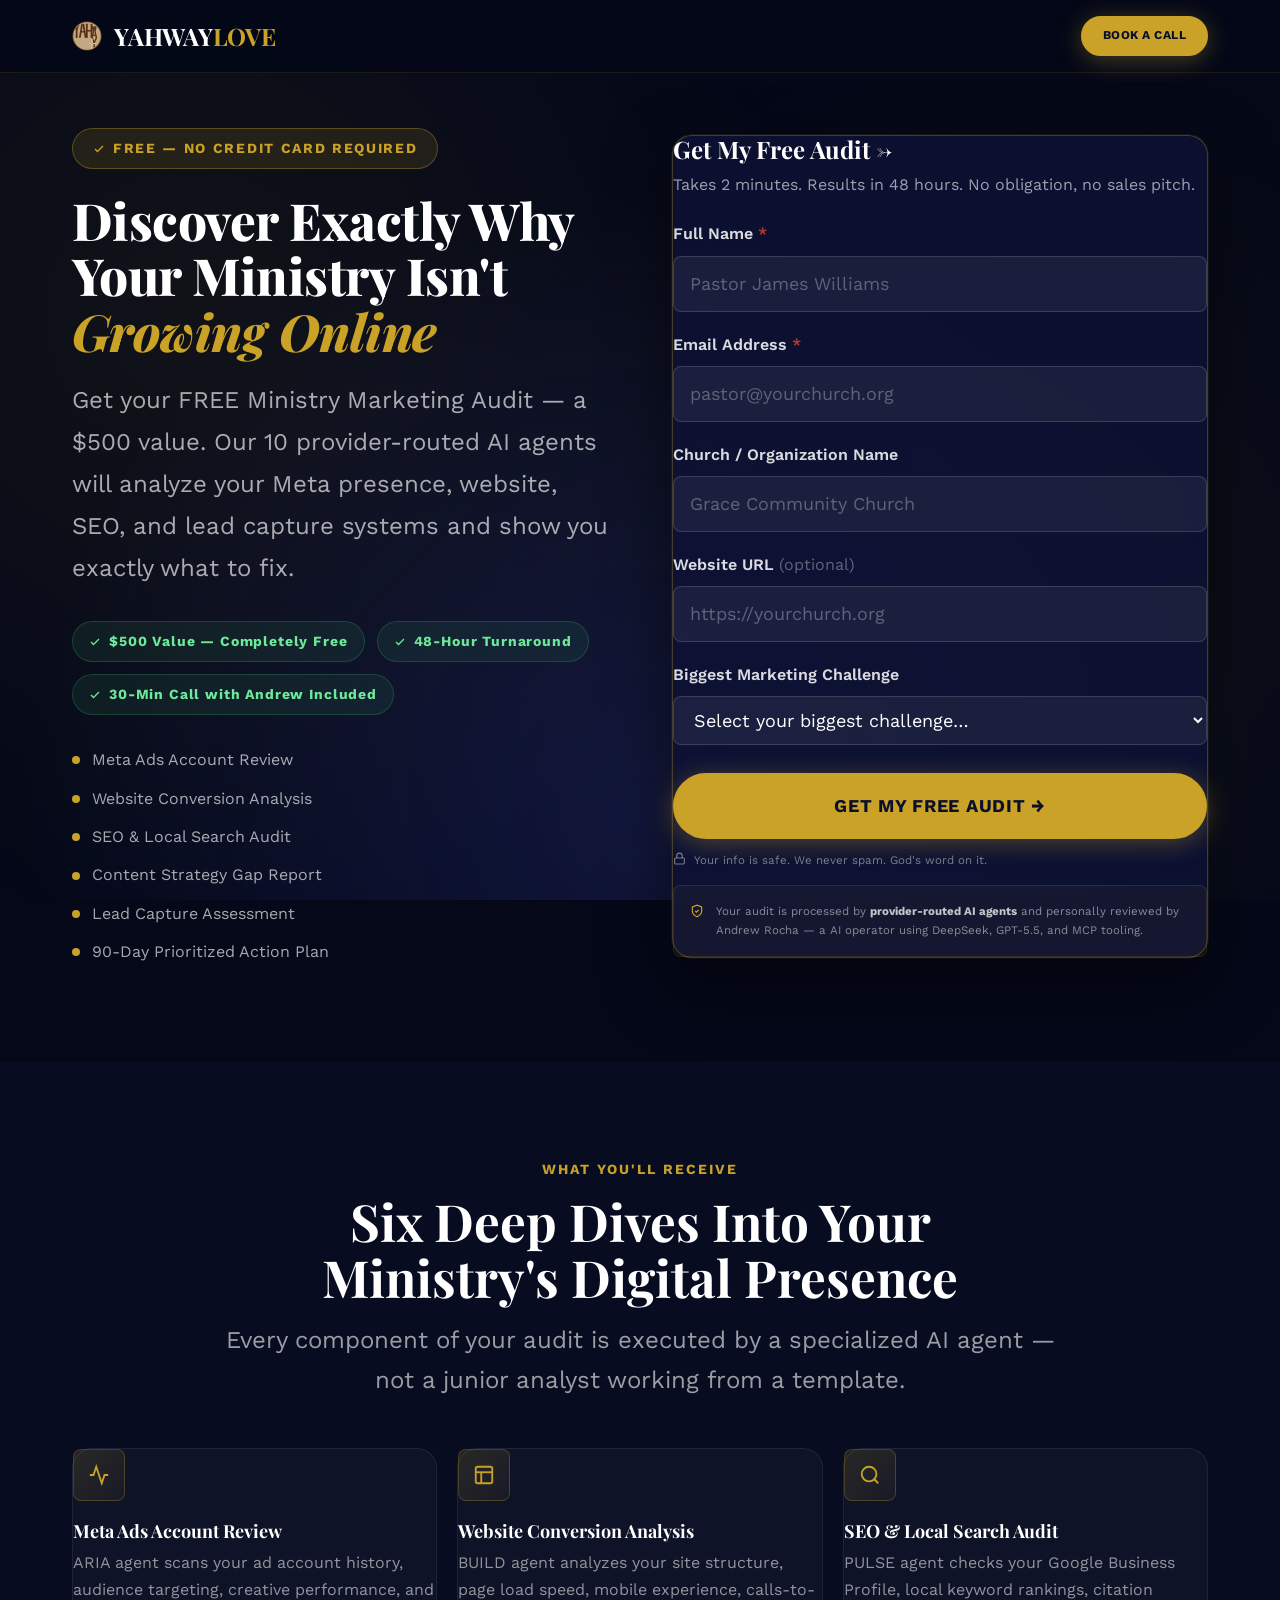
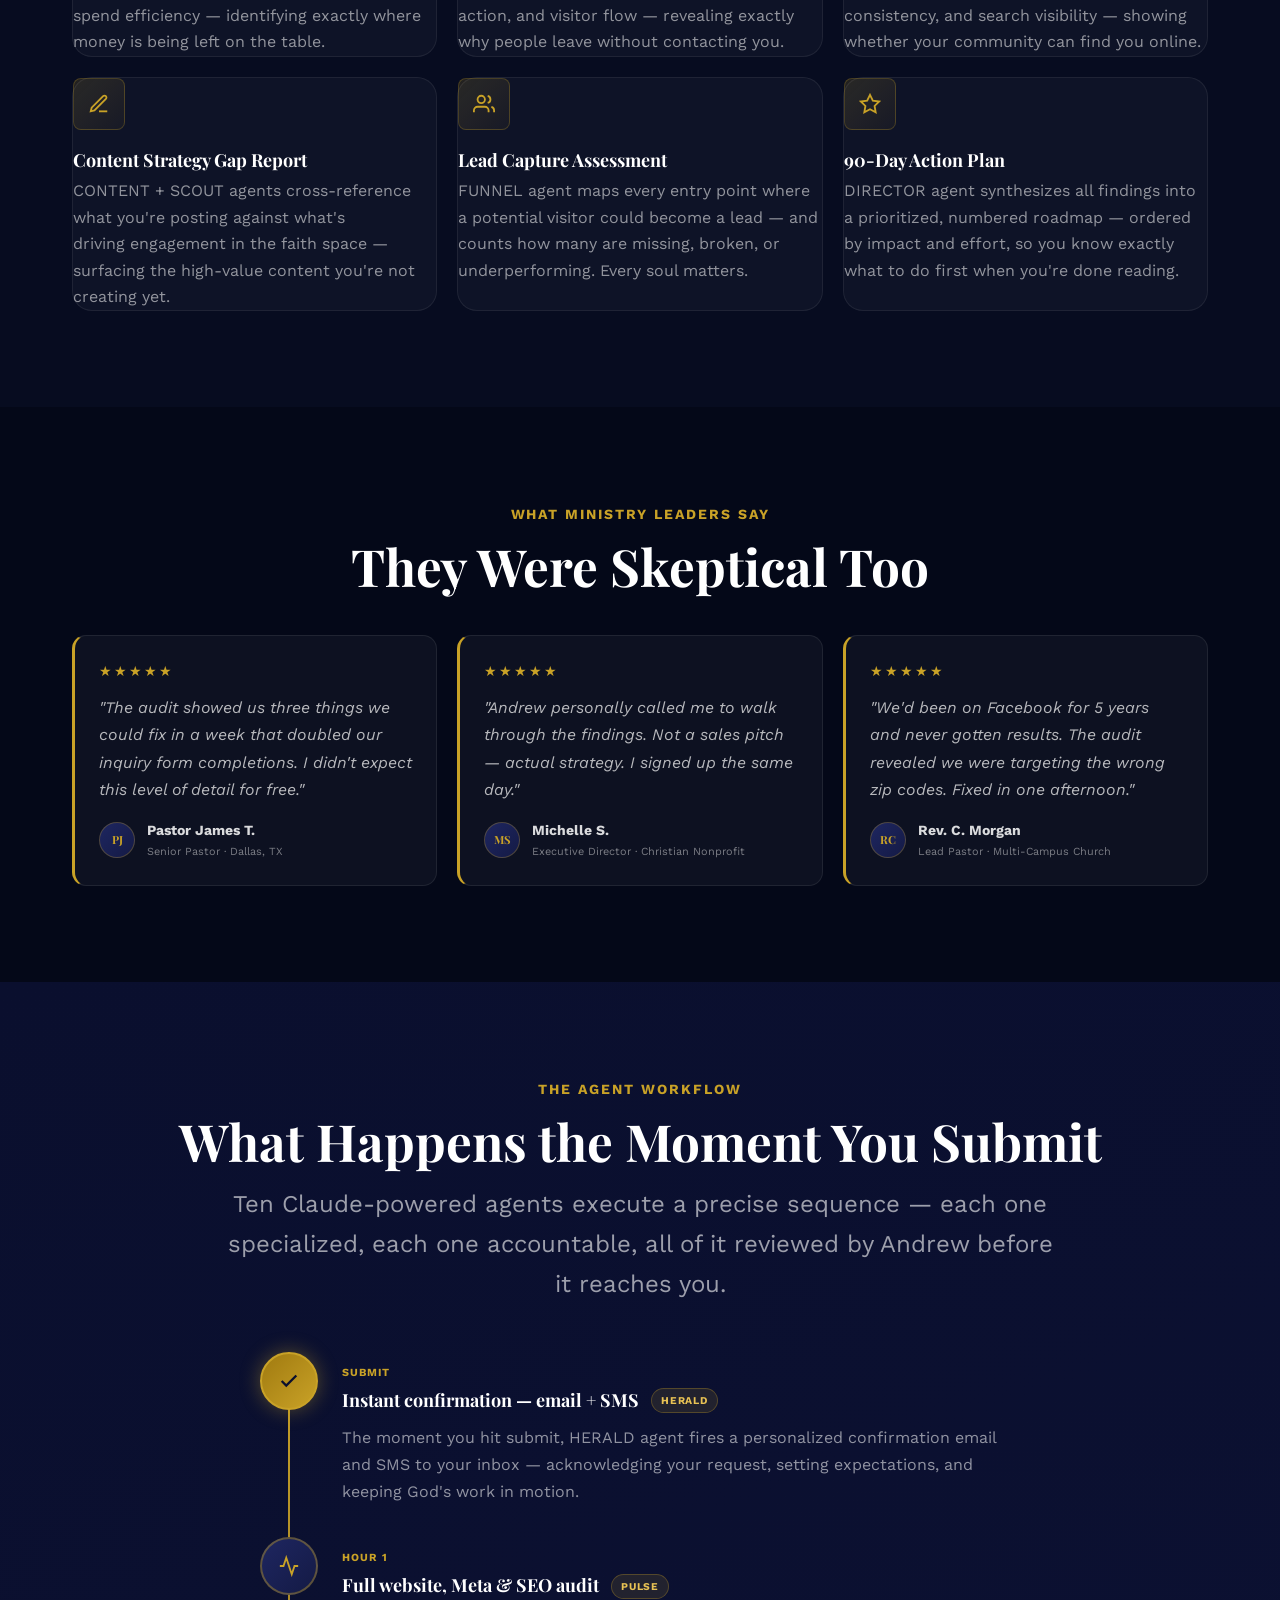
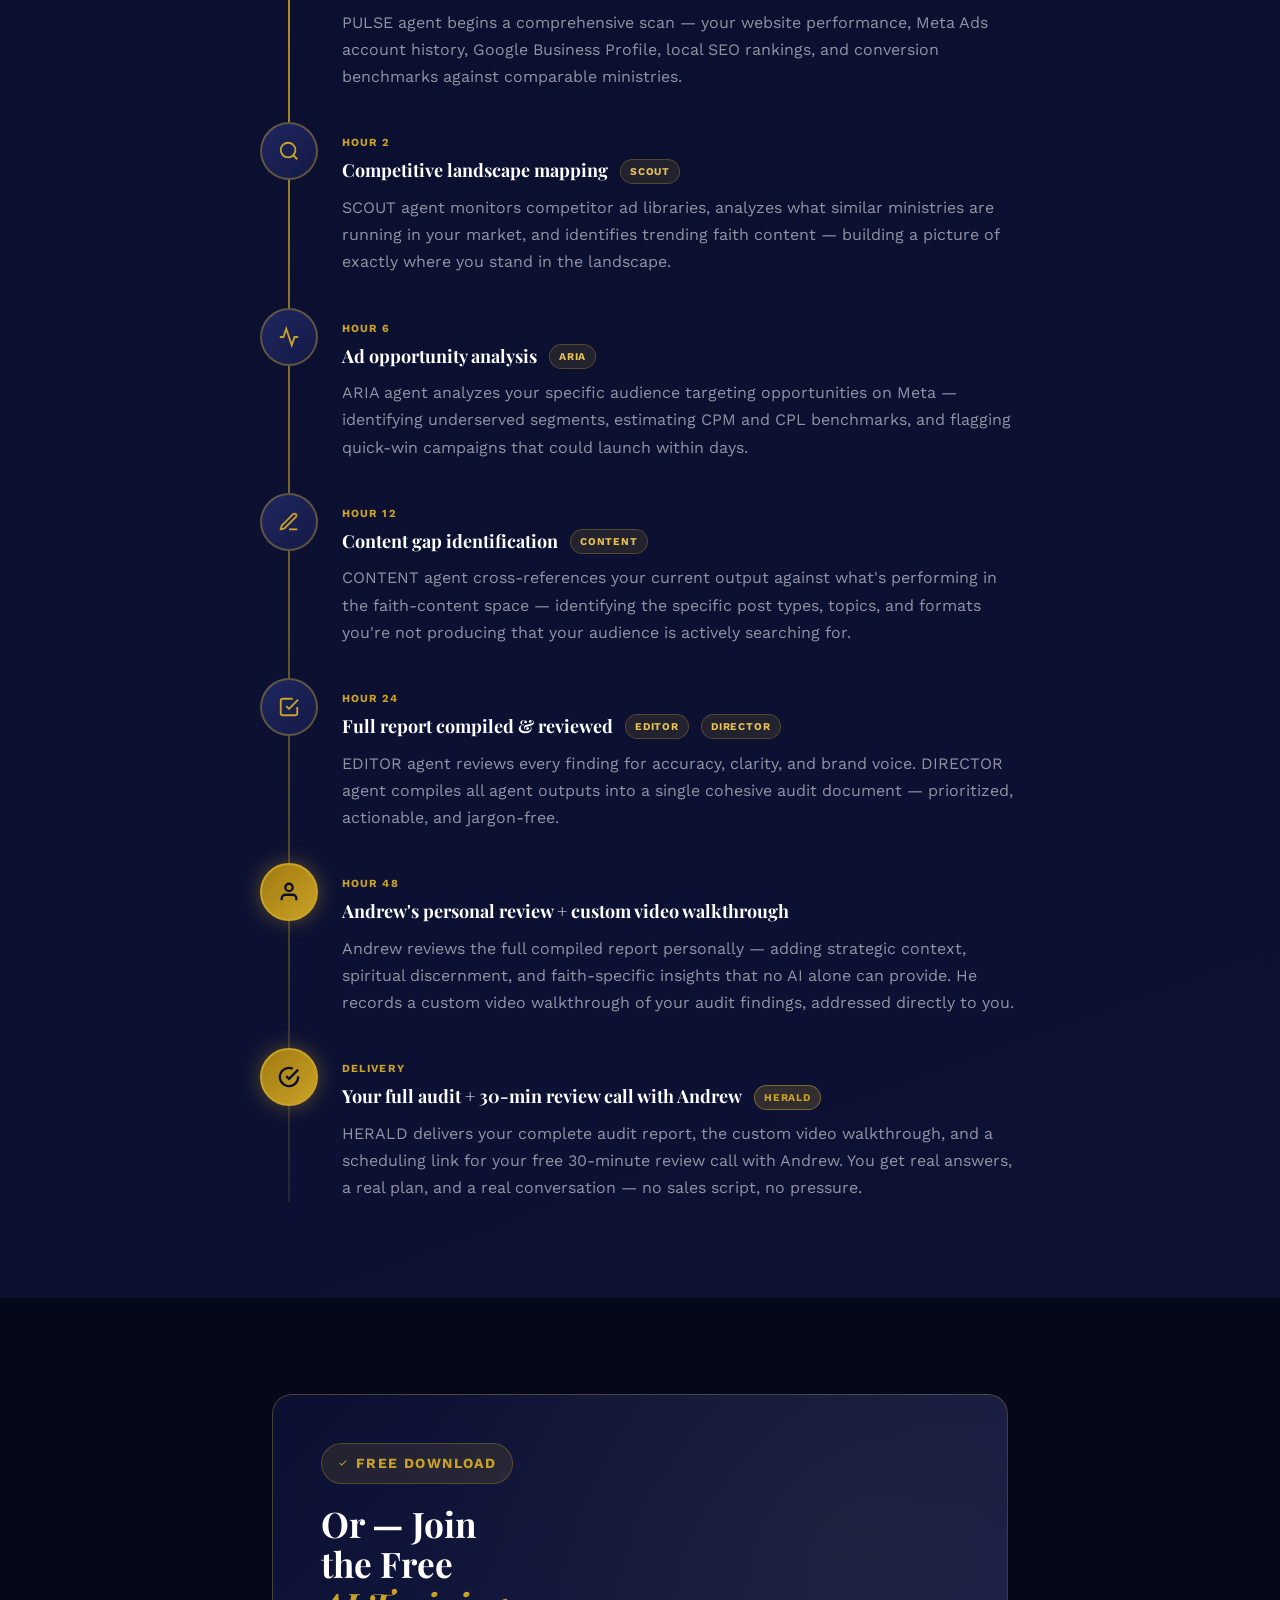
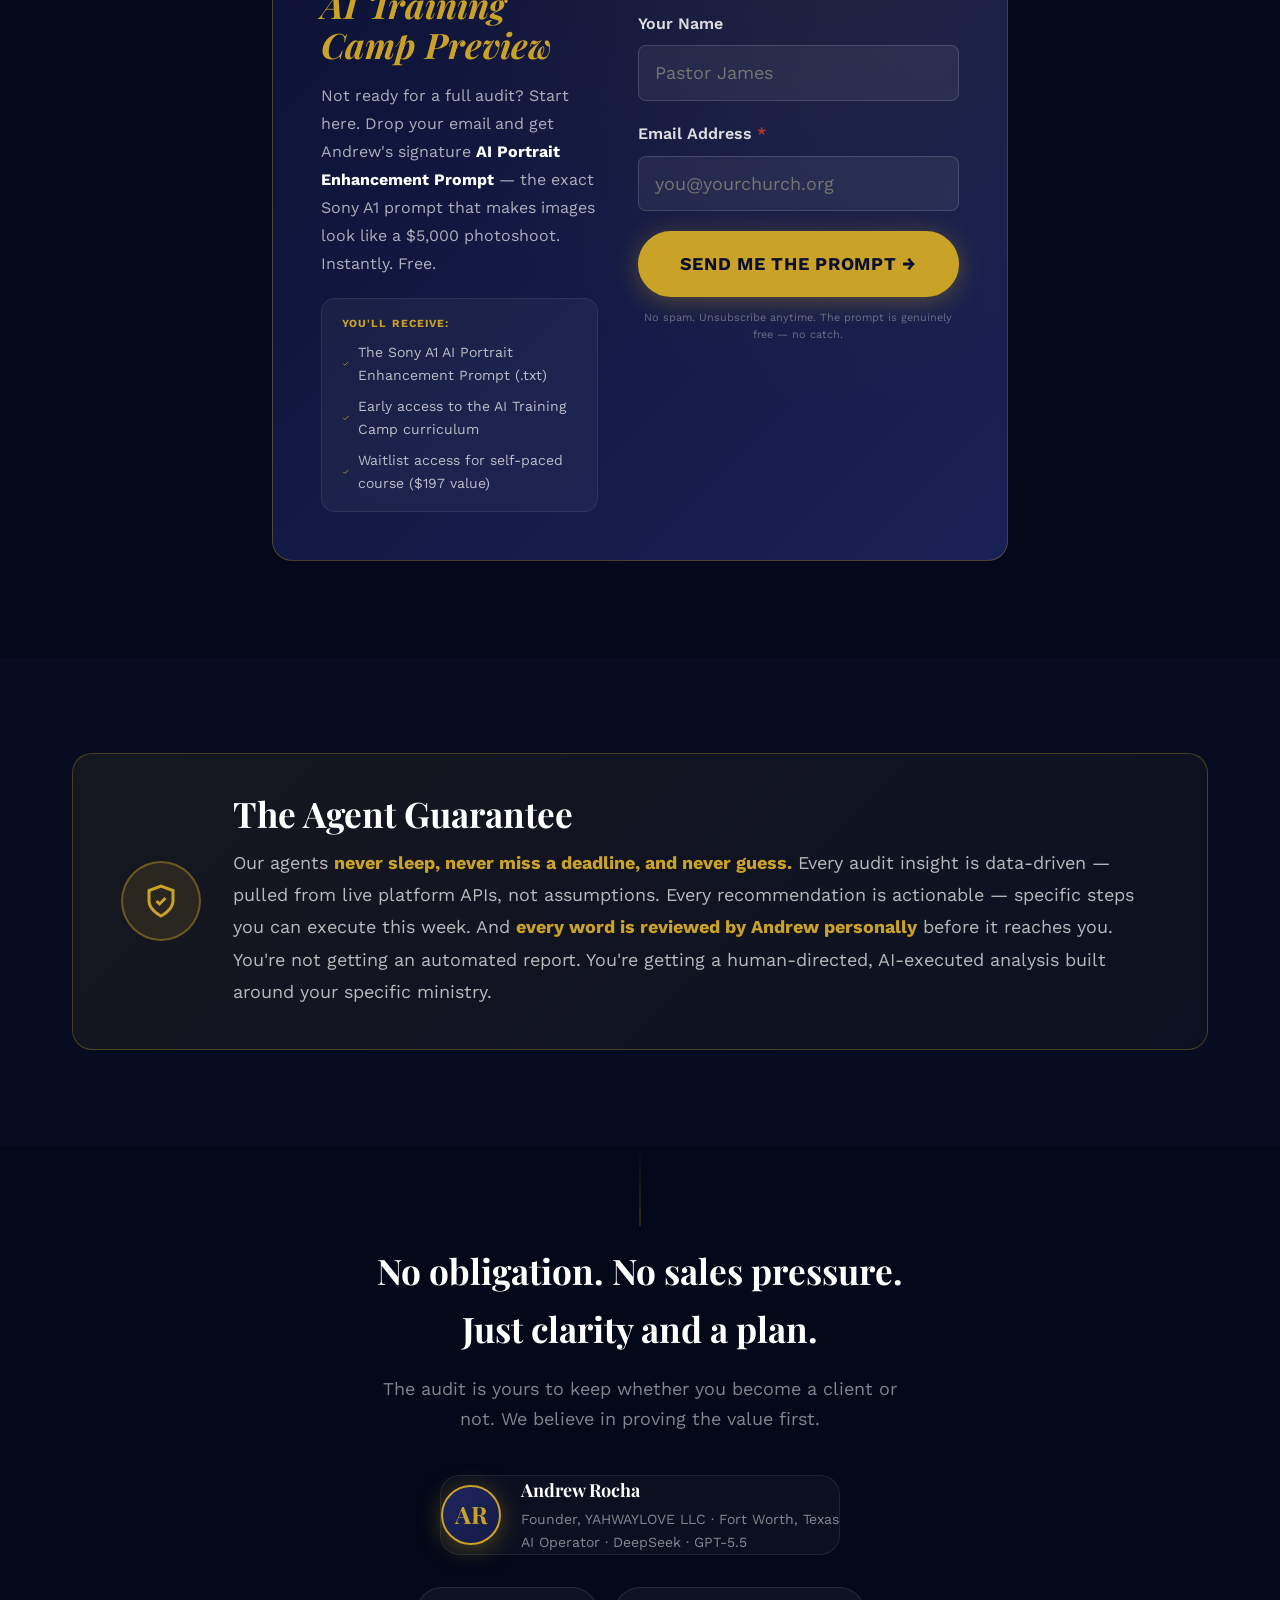
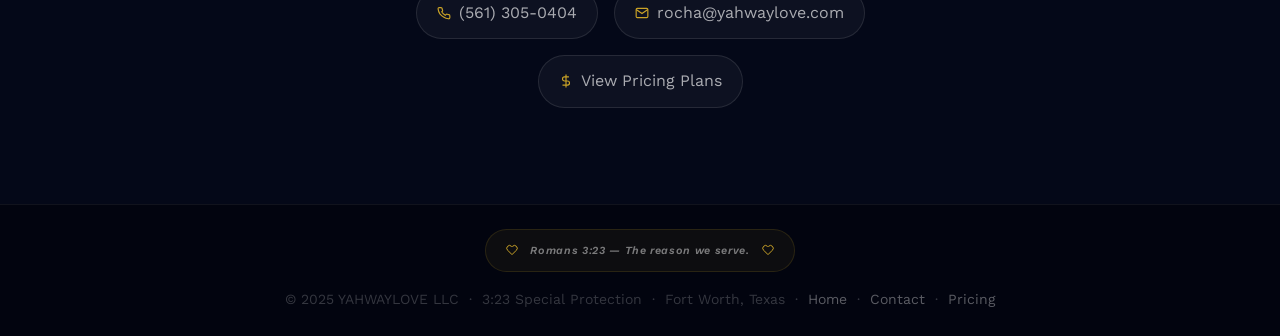
<file: pages/funnel.html>
<!DOCTYPE html>
<html lang="en">
<head>
  <meta charset="UTF-8" />
  <meta name="viewport" content="width=device-width, initial-scale=1.0" />
  <title>Free Ministry Marketing Audit — YAHWAYLOVE LLC</title>
  <meta name="description" content="Get your FREE Ministry Marketing Audit — a $500 value. We'll analyze your Meta presence, website, SEO, and lead capture systems and show you exactly what to fix." />
  <meta name="author" content="Andrew Rocha" />
  <meta property="og:title" content="Free Ministry Marketing Audit — YAHWAYLOVE LLC" />
  <meta property="og:description" content="10 AI-powered workflows powered by Claude analyze your entire digital presence. Free. No credit card. Personal review by Andrew Rocha." />
  <meta property="og:type" content="website" />
  <link rel="canonical" href="https://yahwaylove.com/pages/funnel.html" />

  <!-- Fonts -->
  <link rel="preconnect" href="https://fonts.googleapis.com" />
  <link rel="preconnect" href="https://fonts.gstatic.com" crossorigin />
  <link href="https://fonts.googleapis.com/css2?family=Playfair+Display:ital,wght@0,400;0,600;0,700;0,800;1,400;1,700&family=Work+Sans:wght@300..700&display=swap" rel="stylesheet" />

  <!-- Styles -->
  <link rel="stylesheet" href="../css/tokens.css" />
  <link rel="stylesheet" href="../css/base.css" />
  <link rel="stylesheet" href="../css/components.css" />

  <style>
    /* =============================================
       FUNNEL PAGE — FULL DARK NAVY THROUGHOUT
       Standalone page. No standard nav. No footer.
       ============================================= */

    body {
      background: #040818;
      color: var(--brand-white);
    }

    /* ---- MINIMAL NAV (logo only) ---- */
    .funnel-nav {
      position: fixed;
      top: 0; left: 0; right: 0;
      z-index: 100;
      background: rgba(4, 8, 24, 0.92);
      backdrop-filter: blur(18px);
      -webkit-backdrop-filter: blur(18px);
      border-bottom: 1px solid rgba(201,162,39,0.12);
    }
    .funnel-nav-inner {
      max-width: var(--content-wide);
      margin: 0 auto;
      padding: var(--space-4) var(--space-8);
      display: flex;
      align-items: center;
      justify-content: space-between;
    }
    @media (max-width: 640px) {
      .funnel-nav-inner { padding: var(--space-4); }
    }

    /* ---- HERO ---- */
    .funnel-hero {
      min-height: 100dvh;
      display: grid;
      grid-template-columns: 1fr 1fr;
      align-items: center;
      gap: var(--space-16);
      max-width: var(--content-wide);
      margin: 0 auto;
      padding: clamp(var(--space-24), 12vw, var(--space-32)) var(--space-8) clamp(var(--space-16), 8vw, var(--space-24));
      position: relative;
    }
    @media (max-width: 900px) {
      .funnel-hero {
        grid-template-columns: 1fr;
        min-height: auto;
        padding-top: clamp(var(--space-24), 14vw, var(--space-32));
      }
    }

    .funnel-hero::before {
      content: '';
      position: fixed;
      inset: 0;
      background:
        radial-gradient(circle at 15% 35%, rgba(201,162,39,0.07) 0%, transparent 50%),
        radial-gradient(circle at 85% 65%, rgba(201,162,39,0.05) 0%, transparent 50%),
        radial-gradient(circle at 50% 90%, rgba(20,26,69,0.8) 0%, transparent 60%);
      pointer-events: none;
      z-index: 0;
    }

    .funnel-hero-left,
    .funnel-hero-right { position: relative; z-index: 1; }

    .funnel-eyebrow {
      display: inline-flex;
      align-items: center;
      gap: var(--space-2);
      background: rgba(201,162,39,0.12);
      border: 1px solid rgba(201,162,39,0.35);
      border-radius: var(--radius-full);
      padding: var(--space-2) var(--space-5);
      font-size: var(--text-xs);
      font-weight: 700;
      letter-spacing: 0.12em;
      text-transform: uppercase;
      color: var(--brand-gold);
      margin-bottom: var(--space-6);
    }

    .funnel-title {
      font-family: var(--font-display);
      font-size: var(--text-2xl);
      font-weight: 800;
      color: var(--brand-white);
      line-height: 1.08;
      margin-bottom: var(--space-5);
      letter-spacing: -0.01em;
    }

    .funnel-title em {
      font-style: italic;
      color: var(--brand-gold);
    }

    .funnel-sub {
      font-size: var(--text-lg);
      color: rgba(255,255,255,0.65);
      line-height: 1.75;
      margin-bottom: var(--space-8);
      max-width: 52ch;
    }

    .funnel-value-pill {
      display: inline-flex;
      align-items: center;
      gap: var(--space-2);
      background: rgba(46,125,80,0.15);
      border: 1px solid rgba(46,125,80,0.4);
      border-radius: var(--radius-full);
      padding: var(--space-2) var(--space-4);
      font-size: var(--text-xs);
      font-weight: 700;
      color: #6ee89a;
      letter-spacing: 0.06em;
    }

    /* ---- AUDIT FORM CARD ---- */
    .audit-form-card {
      background: rgba(13, 18, 53, 0.85);
      border: 1.5px solid rgba(201,162,39,0.3);
      border-radius: var(--radius-xl);
      padding: var(--space-8) var(--space-9);
      box-shadow: 0 24px 64px rgba(0,0,0,0.5), 0 0 0 1px rgba(201,162,39,0.1);
      backdrop-filter: blur(12px);
      -webkit-backdrop-filter: blur(12px);
    }
    @media (max-width: 640px) {
      .audit-form-card { padding: var(--space-6); }
    }

    .audit-form-card h2 {
      font-family: var(--font-display);
      font-size: var(--text-lg);
      font-weight: 700;
      color: var(--brand-white);
      margin-bottom: var(--space-2);
    }

    .audit-form-card .form-subtitle {
      font-size: var(--text-sm);
      color: rgba(255,255,255,0.6);
      margin-bottom: var(--space-6);
      line-height: 1.6;
    }

    /* Dark-surface form inputs */
    .audit-form-card .form-label {
      color: rgba(255,255,255,0.85);
      font-size: var(--text-sm);
    }

    .audit-form-card .form-input,
    .audit-form-card .form-select,
    .audit-form-card .form-textarea {
      background: rgba(255,255,255,0.06);
      border-color: rgba(255,255,255,0.14);
      color: var(--brand-white);
    }

    .audit-form-card .form-input::placeholder,
    .audit-form-card .form-textarea::placeholder {
      color: rgba(255,255,255,0.3);
    }

    .audit-form-card .form-select option {
      background: #0a0f2e;
      color: var(--brand-white);
    }

    .audit-form-card .form-input:focus,
    .audit-form-card .form-select:focus,
    .audit-form-card .form-textarea:focus {
      border-color: var(--brand-gold);
      box-shadow: 0 0 0 3px rgba(201,162,39,0.2);
      background: rgba(255,255,255,0.08);
    }

    .trust-line {
      display: flex;
      align-items: flex-start;
      gap: var(--space-2);
      margin-top: var(--space-4);
      font-size: 0.72rem;
      color: rgba(255,255,255,0.45);
      line-height: 1.6;
    }
    .trust-line svg { flex-shrink: 0; margin-top: 1px; }

    /* Claude trust line — distinct from lock line */
    .claude-trust {
      margin-top: var(--space-4);
      padding: var(--space-4);
      background: rgba(201,162,39,0.05);
      border: 1px solid rgba(201,162,39,0.15);
      border-radius: var(--radius-md);
      display: flex;
      align-items: flex-start;
      gap: var(--space-3);
    }
    .claude-trust p {
      font-size: 0.72rem;
      color: rgba(255,255,255,0.5);
      line-height: 1.65;
      max-width: none;
      margin: 0;
    }
    .claude-trust strong { color: rgba(255,255,255,0.75); }

    /* ---- SECTION WRAPPERS ---- */
    .funnel-section {
      background: #040818;
      padding-block: clamp(var(--space-16), 8vw, var(--space-24));
    }

    .funnel-section-alt {
      background: #070c20;
      padding-block: clamp(var(--space-16), 8vw, var(--space-24));
    }

    .funnel-section-dark {
      background: linear-gradient(160deg, #0a0f2e 0%, #0d1235 100%);
      padding-block: clamp(var(--space-16), 8vw, var(--space-24));
    }

    /* Section text overrides for dark bg */
    .funnel-section .section-title,
    .funnel-section-alt .section-title,
    .funnel-section-dark .section-title { color: var(--brand-white); }

    .funnel-section .section-sub,
    .funnel-section-alt .section-sub,
    .funnel-section-dark .section-sub { color: rgba(255,255,255,0.6); }

    .funnel-section .section-label,
    .funnel-section-alt .section-label,
    .funnel-section-dark .section-label { color: var(--brand-gold); }

    /* ---- WHAT'S INCLUDED GRID ---- */
    .audit-items-grid {
      display: grid;
      grid-template-columns: repeat(3, 1fr);
      gap: var(--space-5);
    }
    @media (max-width: 900px) {
      .audit-items-grid { grid-template-columns: 1fr 1fr; }
    }
    @media (max-width: 560px) {
      .audit-items-grid { grid-template-columns: 1fr; }
    }

    .audit-item {
      background: rgba(255,255,255,0.03);
      border: 1px solid rgba(255,255,255,0.07);
      border-radius: var(--radius-xl);
      padding: var(--space-7);
      transition: border-color var(--transition-fast), background var(--transition-fast);
    }
    .audit-item:hover {
      border-color: rgba(201,162,39,0.35);
      background: rgba(201,162,39,0.04);
    }

    .audit-item-icon {
      width: 52px; height: 52px;
      border-radius: var(--radius-md);
      background: linear-gradient(135deg, rgba(201,162,39,0.15), rgba(201,162,39,0.05));
      border: 1.5px solid rgba(201,162,39,0.25);
      display: flex;
      align-items: center;
      justify-content: center;
      color: var(--brand-gold);
      margin-bottom: var(--space-5);
    }

    .audit-item h3 {
      font-family: var(--font-display);
      font-size: var(--text-base);
      font-weight: 700;
      color: var(--brand-white);
      margin-bottom: var(--space-2);
    }

    .audit-item p {
      font-size: var(--text-sm);
      color: rgba(255,255,255,0.55);
      line-height: 1.65;
    }

    /* ---- TESTIMONIAL STRIP ---- */
    .testimonial-strip {
      display: grid;
      grid-template-columns: repeat(3, 1fr);
      gap: var(--space-5);
    }
    @media (max-width: 768px) {
      .testimonial-strip { grid-template-columns: 1fr; }
    }

    .mini-testimonial {
      background: rgba(255,255,255,0.04);
      border: 1px solid rgba(255,255,255,0.08);
      border-left: 3px solid var(--brand-gold);
      border-radius: var(--radius-lg);
      padding: var(--space-6);
    }

    .mini-testimonial .stars {
      color: var(--brand-gold);
      font-size: 0.85rem;
      letter-spacing: 2px;
      margin-bottom: var(--space-3);
    }

    .mini-testimonial blockquote {
      font-style: italic;
      font-size: var(--text-sm);
      color: rgba(255,255,255,0.7);
      line-height: 1.7;
      margin-bottom: var(--space-4);
    }

    .mini-testimonial-author {
      display: flex;
      align-items: center;
      gap: var(--space-3);
    }

    .mini-avatar {
      width: 36px; height: 36px;
      border-radius: var(--radius-full);
      background: linear-gradient(135deg, var(--brand-navy-soft), var(--brand-navy-mid));
      border: 1.5px solid rgba(201,162,39,0.3);
      display: flex;
      align-items: center;
      justify-content: center;
      font-family: var(--font-display);
      font-size: 0.7rem;
      font-weight: 700;
      color: var(--brand-gold);
      flex-shrink: 0;
    }

    .mini-author-name {
      font-size: var(--text-xs);
      font-weight: 700;
      color: rgba(255,255,255,0.85);
    }
    .mini-author-role {
      font-size: 0.68rem;
      color: rgba(255,255,255,0.45);
      margin-top: 1px;
    }

    /* ---- AGENT TIMELINE ---- */
    .agent-timeline {
      position: relative;
      max-width: 760px;
      margin: 0 auto;
    }

    .agent-timeline::before {
      content: '';
      position: absolute;
      left: 28px;
      top: 0; bottom: 0;
      width: 2px;
      background: linear-gradient(to bottom, var(--brand-gold), rgba(201,162,39,0.15));
    }

    @media (max-width: 560px) {
      .agent-timeline::before { left: 22px; }
    }

    .timeline-item {
      display: flex;
      align-items: flex-start;
      gap: var(--space-6);
      margin-bottom: var(--space-8);
      position: relative;
    }

    .timeline-item:last-child { margin-bottom: 0; }

    .timeline-dot {
      width: 58px; height: 58px;
      border-radius: var(--radius-full);
      background: linear-gradient(135deg, var(--brand-navy-soft), var(--brand-navy-mid));
      border: 2px solid rgba(201,162,39,0.4);
      display: flex;
      align-items: center;
      justify-content: center;
      flex-shrink: 0;
      position: relative;
      z-index: 1;
    }

    .timeline-dot.active {
      background: linear-gradient(135deg, var(--brand-gold-dim), var(--brand-gold));
      border-color: var(--brand-gold);
      box-shadow: 0 0 20px rgba(201,162,39,0.4);
    }

    .timeline-dot svg { color: var(--brand-gold); }
    .timeline-dot.active svg { color: var(--brand-navy); }

    @media (max-width: 560px) {
      .timeline-dot { width: 46px; height: 46px; }
    }

    .timeline-body {
      flex: 1;
      padding-top: var(--space-3);
    }

    .timeline-time {
      font-size: 0.68rem;
      font-weight: 700;
      letter-spacing: 0.1em;
      text-transform: uppercase;
      color: var(--brand-gold);
      margin-bottom: var(--space-1);
    }

    .timeline-header {
      display: flex;
      align-items: center;
      gap: var(--space-3);
      margin-bottom: var(--space-2);
      flex-wrap: wrap;
    }

    .timeline-title {
      font-family: var(--font-display);
      font-size: var(--text-base);
      font-weight: 700;
      color: var(--brand-white);
    }

    .agent-pill {
      display: inline-flex;
      align-items: center;
      gap: 5px;
      padding: 3px 9px;
      border-radius: var(--radius-full);
      font-size: 0.65rem;
      font-weight: 700;
      letter-spacing: 0.08em;
      text-transform: uppercase;
      background: rgba(201,162,39,0.12);
      border: 1px solid rgba(201,162,39,0.3);
      color: var(--brand-gold-light);
      white-space: nowrap;
    }

    .timeline-desc {
      font-size: var(--text-sm);
      color: rgba(255,255,255,0.55);
      line-height: 1.7;
    }

    /* ---- AGENT GUARANTEE ---- */
    .agent-guarantee {
      background: linear-gradient(135deg, rgba(201,162,39,0.08), rgba(201,162,39,0.03));
      border: 1.5px solid rgba(201,162,39,0.3);
      border-radius: var(--radius-xl);
      padding: var(--space-10) var(--space-12);
      display: grid;
      grid-template-columns: auto 1fr;
      gap: var(--space-8);
      align-items: center;
    }
    @media (max-width: 640px) {
      .agent-guarantee {
        grid-template-columns: 1fr;
        padding: var(--space-7);
        text-align: center;
      }
      .agent-guarantee-icon { margin: 0 auto; }
    }

    .agent-guarantee-icon {
      width: 80px; height: 80px;
      border-radius: var(--radius-full);
      background: rgba(201,162,39,0.12);
      border: 2px solid rgba(201,162,39,0.4);
      display: flex;
      align-items: center;
      justify-content: center;
      color: var(--brand-gold);
      flex-shrink: 0;
    }

    .agent-guarantee h3 {
      font-family: var(--font-display);
      font-size: var(--text-xl);
      font-weight: 700;
      color: var(--brand-white);
      margin-bottom: var(--space-3);
    }

    .agent-guarantee p {
      font-size: var(--text-base);
      color: rgba(255,255,255,0.7);
      line-height: 1.8;
      max-width: none;
    }

    .agent-guarantee strong { color: var(--brand-gold); }

    /* ---- BOTTOM TRUST ---- */
    .bottom-trust {
      text-align: center;
      padding: clamp(var(--space-16), 8vw, var(--space-24)) var(--space-8);
      background: #040818;
      position: relative;
    }

    .bottom-trust::before {
      content: '';
      position: absolute;
      top: 0; left: 50%;
      transform: translateX(-50%);
      width: 1px;
      height: 80px;
      background: linear-gradient(to bottom, transparent, rgba(201,162,39,0.4));
    }

    .bottom-trust-pledge {
      font-family: var(--font-display);
      font-size: var(--text-xl);
      font-weight: 700;
      color: var(--brand-white);
      margin-bottom: var(--space-4);
      max-width: 52ch;
      margin-left: auto;
      margin-right: auto;
    }

    .bottom-trust-sub {
      font-size: var(--text-base);
      color: rgba(255,255,255,0.5);
      max-width: 48ch;
      margin: 0 auto var(--space-10);
      line-height: 1.7;
    }

    .andrew-sig-block {
      display: inline-flex;
      align-items: center;
      gap: var(--space-5);
      background: rgba(255,255,255,0.03);
      border: 1px solid rgba(255,255,255,0.08);
      border-radius: var(--radius-xl);
      padding: var(--space-5) var(--space-7);
      margin-bottom: var(--space-8);
    }

    .andrew-sig-avatar {
      width: 60px; height: 60px;
      border-radius: var(--radius-full);
      background: linear-gradient(135deg, var(--brand-navy-soft), var(--brand-navy-mid));
      border: 2.5px solid var(--brand-gold);
      display: flex;
      align-items: center;
      justify-content: center;
      font-family: var(--font-display);
      font-size: var(--text-lg);
      font-weight: 700;
      color: var(--brand-gold);
      flex-shrink: 0;
      box-shadow: var(--shadow-gold);
    }

    .andrew-sig-text { text-align: left; }

    .andrew-sig-name {
      font-family: var(--font-display);
      font-size: var(--text-base);
      font-weight: 700;
      color: var(--brand-white);
    }

    .andrew-sig-title {
      font-size: var(--text-xs);
      color: rgba(255,255,255,0.5);
      margin-top: 2px;
    }

    .contact-pills {
      display: flex;
      align-items: center;
      justify-content: center;
      gap: var(--space-4);
      flex-wrap: wrap;
    }

    .contact-pill {
      display: inline-flex;
      align-items: center;
      gap: var(--space-2);
      background: rgba(255,255,255,0.04);
      border: 1px solid rgba(255,255,255,0.1);
      border-radius: var(--radius-full);
      padding: var(--space-3) var(--space-5);
      font-size: var(--text-sm);
      color: rgba(255,255,255,0.65);
      text-decoration: none;
      transition: border-color var(--transition-fast), color var(--transition-fast);
    }

    .contact-pill:hover {
      border-color: var(--brand-gold);
      color: var(--brand-gold);
    }

    .contact-pill svg { color: var(--brand-gold); flex-shrink: 0; }

    /* ---- MINIMAL FOOTER ---- */
    .funnel-footer {
      background: #02040f;
      border-top: 1px solid rgba(255,255,255,0.06);
      padding: var(--space-6) var(--space-8);
      text-align: center;
    }

    .funnel-footer p {
      font-size: var(--text-xs);
      color: rgba(255,255,255,0.25);
      max-width: none;
    }

    .funnel-footer a {
      color: rgba(255,255,255,0.35);
      text-decoration: none;
      transition: color var(--transition-fast);
    }

    .funnel-footer a:hover { color: var(--brand-gold); }
  </style>
</head>
<body>

  <!-- MINIMAL NAV — Logo only -->
  <nav class="funnel-nav" role="navigation" aria-label="Site navigation">
    <div class="funnel-nav-inner">
      <a href="../index.html" class="nav-logo" aria-label="YAHWAYLOVE home">
        <svg width="30" height="30" viewBox="0 0 200 200" fill="none" xmlns="http://www.w3.org/2000/svg" aria-label="YAHWAYLOVE"><defs>
    <clipPath id="bc">
      <circle cx="100" cy="100" r="89"/>
    </clipPath>
  </defs>

  <!-- Badge -->
  <circle cx="100" cy="100" r="97" fill="#7a5533"/>
  <circle cx="100" cy="100" r="91" fill="#c4a882"/>

  <g clip-path="url(#bc)">

    <!-- ══ YAH — left column (x: 14–130) ══ -->

    <!-- Y -->
    <line x1="16" y1="22" x2="31" y2="55" stroke="#5c3318" stroke-width="12" stroke-linecap="round"/>
    <line x1="46" y1="22" x2="31" y2="55" stroke="#5c3318" stroke-width="12" stroke-linecap="round"/>
    <line x1="31" y1="55" x2="31" y2="108" stroke="#5c3318" stroke-width="12" stroke-linecap="round"/>

    <!-- A -->
    <line x1="53" y1="108" x2="67" y2="22" stroke="#5c3318" stroke-width="12" stroke-linecap="round"/>
    <line x1="90" y1="108" x2="76" y2="22" stroke="#5c3318" stroke-width="12" stroke-linecap="round"/>
    <line x1="58" y1="72" x2="85" y2="72" stroke="#5c3318" stroke-width="10" stroke-linecap="round"/>

    <!-- H -->
    <line x1="99" y1="22" x2="99" y2="108" stroke="#5c3318" stroke-width="12" stroke-linecap="round"/>
    <line x1="130" y1="22" x2="130" y2="108" stroke="#5c3318" stroke-width="12" stroke-linecap="round"/>
    <line x1="99" y1="65" x2="130" y2="65" stroke="#5c3318" stroke-width="10" stroke-linecap="round"/>

    <!-- ══ WAY — right column (x: 138–172)
         Circle at y=35: max x = 100+sqrt(89²-65²) = 100+sqrt(7921-4225) = 100+60.8 = 160.8
         Circle at y=50: max x = 100+sqrt(89²-50²) = 100+sqrt(7921-2500) = 100+73.6 = 173.6
         So W can start at y=38, safe x up to ~158
    ══ -->

    <!-- W (y: 36–66, x: 136–162) -->
    <line x1="136" y1="36" x2="141" y2="62" stroke="#5c3318" stroke-width="9" stroke-linecap="round"/>
    <line x1="141" y1="62" x2="148" y2="40" stroke="#5c3318" stroke-width="9" stroke-linecap="round"/>
    <line x1="148" y1="40" x2="155" y2="62" stroke="#5c3318" stroke-width="9" stroke-linecap="round"/>
    <line x1="155" y1="62" x2="160" y2="36" stroke="#5c3318" stroke-width="9" stroke-linecap="round"/>

    <!-- A (y: 68–110, x: 135–162) -->
    <line x1="135" y1="110" x2="144" y2="68" stroke="#5c3318" stroke-width="9" stroke-linecap="round"/>
    <line x1="162" y1="110" x2="153" y2="68" stroke="#5c3318" stroke-width="9" stroke-linecap="round"/>
    <line x1="138" y1="96" x2="159" y2="96" stroke="#5c3318" stroke-width="8" stroke-linecap="round"/>

    <!-- Y (y: 114–178, x: 135–162) -->
    <line x1="135" y1="114" x2="148" y2="145" stroke="#5c3318" stroke-width="9" stroke-linecap="round"/>
    <line x1="162" y1="114" x2="148" y2="145" stroke="#5c3318" stroke-width="9" stroke-linecap="round"/>
    <line x1="148" y1="145" x2="148" y2="183" stroke="#5c3318" stroke-width="9" stroke-linecap="round"/>

    <!-- ══ CROSS (cream) ══ -->
    <line x1="134" y1="120" x2="134" y2="185" stroke="#e8d4bc" stroke-width="7" stroke-linecap="round"/>
    <line x1="118" y1="150" x2="152" y2="150" stroke="#e8d4bc" stroke-width="7" stroke-linecap="round"/>

    <!-- JESUS -->
    <text x="134" y="153.5" font-family="Georgia,serif" font-size="6" fill="#6b4220" text-anchor="middle" font-weight="bold" letter-spacing="0.6">JESUS</text>

    <!-- ANDREW -->
    <g transform="rotate(-90 134 133)">
      <text x="134" y="136" font-family="Georgia,serif" font-size="5" fill="#6b4220" text-anchor="middle" letter-spacing="0.3">ANDREW</text>
    </g>

    <!-- HAILEY -->
    <g transform="rotate(-90 134 168)">
      <text x="134" y="171" font-family="Georgia,serif" font-size="5" fill="#6b4220" text-anchor="middle" letter-spacing="0.3">HAILEY</text>
    </g>

  </g></svg>
        <span class="nav-logo-text">YAHWAY<span>LOVE</span></span>
      </a>
      <a href="contact.html" class="btn btn-primary" style="font-size:0.75rem;padding:var(--space-2) var(--space-5);">Book a Call</a>
    </div>
  </nav>

  <!-- ============================================================
       HERO — Above the fold
       ============================================================ -->
  <div class="funnel-hero">

    <!-- LEFT: Headline + context -->
    <div class="funnel-hero-left" data-animate>
      <div class="funnel-eyebrow">
        <svg width="12" height="12" viewBox="0 0 24 24" fill="none" stroke="currentColor" stroke-width="2.5" aria-hidden="true"><polyline points="20 6 9 17 4 12"/></svg>
        Free — No Credit Card Required
      </div>

      <h1 class="funnel-title">
        Discover Exactly Why<br>
        Your Ministry Isn't<br>
        <em>Growing Online</em>
      </h1>

      <p class="funnel-sub">Get your FREE Ministry Marketing Audit — a $500 value. Our 10 provider-routed AI agents will analyze your Meta presence, website, SEO, and lead capture systems and show you exactly what to fix.</p>

      <div style="display:flex;flex-wrap:wrap;gap:var(--space-3);margin-bottom:var(--space-8);">
        <span class="funnel-value-pill">
          <svg width="12" height="12" viewBox="0 0 24 24" fill="none" stroke="currentColor" stroke-width="2.5" aria-hidden="true"><polyline points="20 6 9 17 4 12"/></svg>
          $500 Value — Completely Free
        </span>
        <span class="funnel-value-pill">
          <svg width="12" height="12" viewBox="0 0 24 24" fill="none" stroke="currentColor" stroke-width="2.5" aria-hidden="true"><polyline points="20 6 9 17 4 12"/></svg>
          48-Hour Turnaround
        </span>
        <span class="funnel-value-pill">
          <svg width="12" height="12" viewBox="0 0 24 24" fill="none" stroke="currentColor" stroke-width="2.5" aria-hidden="true"><polyline points="20 6 9 17 4 12"/></svg>
          30-Min Call with Andrew Included
        </span>
      </div>

      <!-- What's included preview bullets -->
      <div style="display:flex;flex-direction:column;gap:var(--space-3);">
        <div style="display:flex;align-items:center;gap:var(--space-3);">
          <div style="width:8px;height:8px;border-radius:50%;background:var(--brand-gold);flex-shrink:0;"></div>
          <span style="font-size:var(--text-sm);color:rgba(255,255,255,0.65);">Meta Ads Account Review</span>
        </div>
        <div style="display:flex;align-items:center;gap:var(--space-3);">
          <div style="width:8px;height:8px;border-radius:50%;background:var(--brand-gold);flex-shrink:0;"></div>
          <span style="font-size:var(--text-sm);color:rgba(255,255,255,0.65);">Website Conversion Analysis</span>
        </div>
        <div style="display:flex;align-items:center;gap:var(--space-3);">
          <div style="width:8px;height:8px;border-radius:50%;background:var(--brand-gold);flex-shrink:0;"></div>
          <span style="font-size:var(--text-sm);color:rgba(255,255,255,0.65);">SEO &amp; Local Search Audit</span>
        </div>
        <div style="display:flex;align-items:center;gap:var(--space-3);">
          <div style="width:8px;height:8px;border-radius:50%;background:var(--brand-gold);flex-shrink:0;"></div>
          <span style="font-size:var(--text-sm);color:rgba(255,255,255,0.65);">Content Strategy Gap Report</span>
        </div>
        <div style="display:flex;align-items:center;gap:var(--space-3);">
          <div style="width:8px;height:8px;border-radius:50%;background:var(--brand-gold);flex-shrink:0;"></div>
          <span style="font-size:var(--text-sm);color:rgba(255,255,255,0.65);">Lead Capture Assessment</span>
        </div>
        <div style="display:flex;align-items:center;gap:var(--space-3);">
          <div style="width:8px;height:8px;border-radius:50%;background:var(--brand-gold);flex-shrink:0;"></div>
          <span style="font-size:var(--text-sm);color:rgba(255,255,255,0.65);">90-Day Prioritized Action Plan</span>
        </div>
      </div>
    </div>

    <!-- RIGHT: Audit request form -->
    <div class="funnel-hero-right" data-animate data-animate-delay="2">
      <div class="audit-form-card">
        <h2>Get My Free Audit →</h2>
        <p class="form-subtitle">Takes 2 minutes. Results in 48 hours. No obligation, no sales pitch.</p>

        <form data-form method="POST" aria-label="Ministry audit request form">
          <div class="form-group">
            <label class="form-label" for="audit-name">Full Name <span style="color:var(--color-error);" aria-hidden="true">*</span></label>
            <input class="form-input" type="text" id="audit-name" name="name" placeholder="Pastor James Williams" required autocomplete="name" />
          </div>

          <div class="form-group">
            <label class="form-label" for="audit-email">Email Address <span style="color:var(--color-error);" aria-hidden="true">*</span></label>
            <input class="form-input" type="email" id="audit-email" name="email" placeholder="pastor@yourchurch.org" required autocomplete="email" />
          </div>

          <div class="form-group">
            <label class="form-label" for="audit-org">Church / Organization Name</label>
            <input class="form-input" type="text" id="audit-org" name="organization" placeholder="Grace Community Church" />
          </div>

          <div class="form-group">
            <label class="form-label" for="audit-url">Website URL <span style="color:rgba(255,255,255,0.35);font-weight:400;">(optional)</span></label>
            <input class="form-input" type="url" id="audit-url" name="website" placeholder="https://yourchurch.org" autocomplete="url" />
          </div>

          <div class="form-group">
            <label class="form-label" for="audit-challenge">Biggest Marketing Challenge</label>
            <select class="form-select" id="audit-challenge" name="challenge">
              <option value="" disabled selected>Select your biggest challenge…</option>
              <option value="Not enough reach">Not enough reach</option>
              <option value="Low engagement">Low engagement</option>
              <option value="No leads/inquiries">No leads or inquiries</option>
              <option value="Unclear messaging">Unclear messaging</option>
              <option value="No time for marketing">No time for marketing</option>
              <option value="Unsure where to start">Unsure where to start</option>
            </select>
          </div>

          <input type="hidden" name="_subject" value="YAHWAYLOVE — Free Ministry Audit Request" />

          <button type="submit" class="btn btn-primary btn-lg" style="width:100%;justify-content:center;margin-top:var(--space-2);">
            Get My Free Audit →
          </button>

          <div class="trust-line" style="margin-top:var(--space-3);">
            <svg width="13" height="13" viewBox="0 0 24 24" fill="none" stroke="currentColor" stroke-width="2" aria-hidden="true"><rect x="3" y="11" width="18" height="11" rx="2" ry="2"/><path d="M7 11V7a5 5 0 0 1 10 0v4"/></svg>
            <span>Your info is safe. We never spam. God's word on it.</span>
          </div>

          <!-- Claude trust line -->
          <div class="claude-trust">
            <svg width="14" height="14" viewBox="0 0 24 24" fill="none" stroke="var(--brand-gold)" stroke-width="2" style="flex-shrink:0;margin-top:2px;" aria-hidden="true"><path d="M12 22s8-4 8-10V5l-8-3-8 3v7c0 6 8 10 8 10z"/><polyline points="9 12 11 14 15 10"/></svg>
            <p>Your audit is processed by <strong>provider-routed AI agents</strong> and personally reviewed by Andrew Rocha — a AI operator using DeepSeek, GPT-5.5, and MCP tooling.</p>
          </div>
        </form>
      </div>
    </div>

  </div>

  <!-- ============================================================
       WHAT'S INCLUDED IN THE AUDIT
       ============================================================ -->
  <section class="funnel-section-alt">
    <div class="container">
      <div class="text-center" style="margin-bottom:var(--space-12);" data-animate>
        <span class="section-label">What You'll Receive</span>
        <h2 class="section-title">Six Deep Dives Into Your Ministry's Digital Presence</h2>
        <p class="section-sub" style="margin:0 auto;">Every component of your audit is executed by a specialized AI agent — not a junior analyst working from a template.</p>
      </div>

      <div class="audit-items-grid">
        <div class="audit-item" data-animate data-animate-delay="1">
          <div class="audit-item-icon" aria-hidden="true">
            <svg width="22" height="22" viewBox="0 0 24 24" fill="none" stroke="currentColor" stroke-width="2"><path d="M22 12h-4l-3 9L9 3l-3 9H2"/></svg>
          </div>
          <h3>Meta Ads Account Review</h3>
          <p>ARIA agent scans your ad account history, audience targeting, creative performance, and spend efficiency — identifying exactly where money is being left on the table.</p>
        </div>

        <div class="audit-item" data-animate data-animate-delay="1">
          <div class="audit-item-icon" aria-hidden="true">
            <svg width="22" height="22" viewBox="0 0 24 24" fill="none" stroke="currentColor" stroke-width="2"><rect x="3" y="3" width="18" height="18" rx="2"/><path d="M3 9h18"/><path d="M9 21V9"/></svg>
          </div>
          <h3>Website Conversion Analysis</h3>
          <p>BUILD agent analyzes your site structure, page load speed, mobile experience, calls-to-action, and visitor flow — revealing exactly why people leave without contacting you.</p>
        </div>

        <div class="audit-item" data-animate data-animate-delay="2">
          <div class="audit-item-icon" aria-hidden="true">
            <svg width="22" height="22" viewBox="0 0 24 24" fill="none" stroke="currentColor" stroke-width="2"><circle cx="11" cy="11" r="8"/><line x1="21" y1="21" x2="16.65" y2="16.65"/></svg>
          </div>
          <h3>SEO &amp; Local Search Audit</h3>
          <p>PULSE agent checks your Google Business Profile, local keyword rankings, citation consistency, and search visibility — showing whether your community can find you online.</p>
        </div>

        <div class="audit-item" data-animate data-animate-delay="2">
          <div class="audit-item-icon" aria-hidden="true">
            <svg width="22" height="22" viewBox="0 0 24 24" fill="none" stroke="currentColor" stroke-width="2"><path d="M12 20h9"/><path d="M16.5 3.5a2.121 2.121 0 0 1 3 3L7 19l-4 1 1-4L16.5 3.5z"/></svg>
          </div>
          <h3>Content Strategy Gap Report</h3>
          <p>CONTENT + SCOUT agents cross-reference what you're posting against what's driving engagement in the faith space — surfacing the high-value content you're not creating yet.</p>
        </div>

        <div class="audit-item" data-animate data-animate-delay="3">
          <div class="audit-item-icon" aria-hidden="true">
            <svg width="22" height="22" viewBox="0 0 24 24" fill="none" stroke="currentColor" stroke-width="2"><path d="M17 21v-2a4 4 0 0 0-4-4H5a4 4 0 0 0-4 4v2"/><circle cx="9" cy="7" r="4"/><path d="M23 21v-2a4 4 0 0 0-3-3.87"/><path d="M16 3.13a4 4 0 0 1 0 7.75"/></svg>
          </div>
          <h3>Lead Capture Assessment</h3>
          <p>FUNNEL agent maps every entry point where a potential visitor could become a lead — and counts how many are missing, broken, or underperforming. Every soul matters.</p>
        </div>

        <div class="audit-item" data-animate data-animate-delay="3">
          <div class="audit-item-icon" aria-hidden="true">
            <svg width="22" height="22" viewBox="0 0 24 24" fill="none" stroke="currentColor" stroke-width="2"><polygon points="12 2 15.09 8.26 22 9.27 17 14.14 18.18 21.02 12 17.77 5.82 21.02 7 14.14 2 9.27 8.91 8.26 12 2"/></svg>
          </div>
          <h3>90-Day Action Plan</h3>
          <p>DIRECTOR agent synthesizes all findings into a prioritized, numbered roadmap — ordered by impact and effort, so you know exactly what to do first when you're done reading.</p>
        </div>
      </div>
    </div>
  </section>

  <!-- ============================================================
       SOCIAL PROOF STRIP
       ============================================================ -->
  <section class="funnel-section">
    <div class="container">
      <div class="text-center" style="margin-bottom:var(--space-10);" data-animate>
        <span class="section-label">What Ministry Leaders Say</span>
        <h2 class="section-title">They Were Skeptical Too</h2>
      </div>

      <div class="testimonial-strip">
        <div class="mini-testimonial" data-animate data-animate-delay="1">
          <div class="stars" aria-label="Five stars">★★★★★</div>
          <blockquote>"The audit showed us three things we could fix in a week that doubled our inquiry form completions. I didn't expect this level of detail for free."</blockquote>
          <div class="mini-testimonial-author">
            <div class="mini-avatar" aria-hidden="true">PJ</div>
            <div>
              <div class="mini-author-name">Pastor James T.</div>
              <div class="mini-author-role">Senior Pastor · Dallas, TX</div>
            </div>
          </div>
        </div>

        <div class="mini-testimonial" data-animate data-animate-delay="2">
          <div class="stars" aria-label="Five stars">★★★★★</div>
          <blockquote>"Andrew personally called me to walk through the findings. Not a sales pitch — actual strategy. I signed up the same day."</blockquote>
          <div class="mini-testimonial-author">
            <div class="mini-avatar" aria-hidden="true">MS</div>
            <div>
              <div class="mini-author-name">Michelle S.</div>
              <div class="mini-author-role">Executive Director · Christian Nonprofit</div>
            </div>
          </div>
        </div>

        <div class="mini-testimonial" data-animate data-animate-delay="3">
          <div class="stars" aria-label="Five stars">★★★★★</div>
          <blockquote>"We'd been on Facebook for 5 years and never gotten results. The audit revealed we were targeting the wrong zip codes. Fixed in one afternoon."</blockquote>
          <div class="mini-testimonial-author">
            <div class="mini-avatar" aria-hidden="true">RC</div>
            <div>
              <div class="mini-author-name">Rev. C. Morgan</div>
              <div class="mini-author-role">Lead Pastor · Multi-Campus Church</div>
            </div>
          </div>
        </div>
      </div>
    </div>
  </section>

  <!-- ============================================================
       WHAT HAPPENS NEXT — 8-STEP AGENT WORKFLOW
       ============================================================ -->
  <section class="funnel-section-dark">
    <div class="container">
      <div class="text-center" style="margin-bottom:var(--space-12);" data-animate>
        <span class="section-label">The Agent Workflow</span>
        <h2 class="section-title">What Happens the Moment You Submit</h2>
        <p class="section-sub" style="margin:0 auto;">Ten Claude-powered agents execute a precise sequence — each one specialized, each one accountable, all of it reviewed by Andrew before it reaches you.</p>
      </div>

      <div class="agent-timeline">

        <div class="timeline-item" data-animate data-animate-delay="1">
          <div class="timeline-dot active">
            <svg width="22" height="22" viewBox="0 0 24 24" fill="none" stroke="currentColor" stroke-width="2.5" aria-hidden="true"><polyline points="20 6 9 17 4 12"/></svg>
          </div>
          <div class="timeline-body">
            <div class="timeline-time">Submit</div>
            <div class="timeline-header">
              <span class="timeline-title">Instant confirmation — email + SMS</span>
              <span class="agent-pill">HERALD</span>
            </div>
            <p class="timeline-desc">The moment you hit submit, HERALD agent fires a personalized confirmation email and SMS to your inbox — acknowledging your request, setting expectations, and keeping God's work in motion.</p>
          </div>
        </div>

        <div class="timeline-item" data-animate data-animate-delay="1">
          <div class="timeline-dot">
            <svg width="22" height="22" viewBox="0 0 24 24" fill="none" stroke="currentColor" stroke-width="2" aria-hidden="true"><polyline points="22 12 18 12 15 21 9 3 6 12 2 12"/></svg>
          </div>
          <div class="timeline-body">
            <div class="timeline-time">Hour 1</div>
            <div class="timeline-header">
              <span class="timeline-title">Full website, Meta &amp; SEO audit</span>
              <span class="agent-pill">PULSE</span>
            </div>
            <p class="timeline-desc">PULSE agent begins a comprehensive scan — your website performance, Meta Ads account history, Google Business Profile, local SEO rankings, and conversion benchmarks against comparable ministries.</p>
          </div>
        </div>

        <div class="timeline-item" data-animate data-animate-delay="2">
          <div class="timeline-dot">
            <svg width="22" height="22" viewBox="0 0 24 24" fill="none" stroke="currentColor" stroke-width="2" aria-hidden="true"><circle cx="11" cy="11" r="8"/><line x1="21" y1="21" x2="16.65" y2="16.65"/></svg>
          </div>
          <div class="timeline-body">
            <div class="timeline-time">Hour 2</div>
            <div class="timeline-header">
              <span class="timeline-title">Competitive landscape mapping</span>
              <span class="agent-pill">SCOUT</span>
            </div>
            <p class="timeline-desc">SCOUT agent monitors competitor ad libraries, analyzes what similar ministries are running in your market, and identifies trending faith content — building a picture of exactly where you stand in the landscape.</p>
          </div>
        </div>

        <div class="timeline-item" data-animate data-animate-delay="2">
          <div class="timeline-dot">
            <svg width="22" height="22" viewBox="0 0 24 24" fill="none" stroke="currentColor" stroke-width="2" aria-hidden="true"><path d="M22 12h-4l-3 9L9 3l-3 9H2"/></svg>
          </div>
          <div class="timeline-body">
            <div class="timeline-time">Hour 6</div>
            <div class="timeline-header">
              <span class="timeline-title">Ad opportunity analysis</span>
              <span class="agent-pill">ARIA</span>
            </div>
            <p class="timeline-desc">ARIA agent analyzes your specific audience targeting opportunities on Meta — identifying underserved segments, estimating CPM and CPL benchmarks, and flagging quick-win campaigns that could launch within days.</p>
          </div>
        </div>

        <div class="timeline-item" data-animate data-animate-delay="3">
          <div class="timeline-dot">
            <svg width="22" height="22" viewBox="0 0 24 24" fill="none" stroke="currentColor" stroke-width="2" aria-hidden="true"><path d="M12 20h9"/><path d="M16.5 3.5a2.121 2.121 0 0 1 3 3L7 19l-4 1 1-4L16.5 3.5z"/></svg>
          </div>
          <div class="timeline-body">
            <div class="timeline-time">Hour 12</div>
            <div class="timeline-header">
              <span class="timeline-title">Content gap identification</span>
              <span class="agent-pill">CONTENT</span>
            </div>
            <p class="timeline-desc">CONTENT agent cross-references your current output against what's performing in the faith-content space — identifying the specific post types, topics, and formats you're not producing that your audience is actively searching for.</p>
          </div>
        </div>

        <div class="timeline-item" data-animate data-animate-delay="3">
          <div class="timeline-dot">
            <svg width="22" height="22" viewBox="0 0 24 24" fill="none" stroke="currentColor" stroke-width="2" aria-hidden="true"><polyline points="9 11 12 14 22 4"/><path d="M21 12v7a2 2 0 0 1-2 2H5a2 2 0 0 1-2-2V5a2 2 0 0 1 2-2h11"/></svg>
          </div>
          <div class="timeline-body">
            <div class="timeline-time">Hour 24</div>
            <div class="timeline-header">
              <span class="timeline-title">Full report compiled &amp; reviewed</span>
              <span class="agent-pill">EDITOR</span>
              <span class="agent-pill">DIRECTOR</span>
            </div>
            <p class="timeline-desc">EDITOR agent reviews every finding for accuracy, clarity, and brand voice. DIRECTOR agent compiles all agent outputs into a single cohesive audit document — prioritized, actionable, and jargon-free.</p>
          </div>
        </div>

        <div class="timeline-item" data-animate>
          <div class="timeline-dot active">
            <svg width="22" height="22" viewBox="0 0 24 24" fill="none" stroke="currentColor" stroke-width="2.5" aria-hidden="true"><path d="M20 21v-2a4 4 0 0 0-4-4H8a4 4 0 0 0-4 4v2"/><circle cx="12" cy="7" r="4"/></svg>
          </div>
          <div class="timeline-body">
            <div class="timeline-time">Hour 48</div>
            <div class="timeline-header">
              <span class="timeline-title">Andrew's personal review + custom video walkthrough</span>
            </div>
            <p class="timeline-desc">Andrew reviews the full compiled report personally — adding strategic context, spiritual discernment, and faith-specific insights that no AI alone can provide. He records a custom video walkthrough of your audit findings, addressed directly to you.</p>
          </div>
        </div>

        <div class="timeline-item" data-animate>
          <div class="timeline-dot active" style="background:linear-gradient(135deg,var(--brand-gold-dim),var(--brand-gold));border-color:var(--brand-gold);">
            <svg width="22" height="22" viewBox="0 0 24 24" fill="none" stroke="#0a0f2e" stroke-width="2.5" aria-hidden="true"><path d="M22 11.08V12a10 10 0 1 1-5.93-9.14"/><polyline points="22 4 12 14.01 9 11.01"/></svg>
          </div>
          <div class="timeline-body">
            <div class="timeline-time">Delivery</div>
            <div class="timeline-header">
              <span class="timeline-title">Your full audit + 30-min review call with Andrew</span>
              <span class="agent-pill" style="background:rgba(201,162,39,0.2);border-color:rgba(201,162,39,0.5);color:var(--brand-gold);">HERALD</span>
            </div>
            <p class="timeline-desc">HERALD delivers your complete audit report, the custom video walkthrough, and a scheduling link for your free 30-minute review call with Andrew. You get real answers, a real plan, and a real conversation — no sales script, no pressure.</p>
          </div>
        </div>

      </div>
    </div>
  </section>

  <!-- ============================================================
       SECOND OPT-IN — AI TRAINING CAMP PREVIEW
       ============================================================ -->
  <section class="funnel-section">
    <div class="container" style="max-width:800px;">
      <div style="background:linear-gradient(135deg,rgba(13,18,53,0.9),rgba(30,38,96,0.85));border:1.5px solid rgba(201,162,39,0.3);border-radius:var(--radius-xl);padding:clamp(var(--space-8),5vw,var(--space-12)) clamp(var(--space-6),5vw,var(--space-12));position:relative;overflow:hidden;" data-animate>

        <!-- background texture -->
        <div style="position:absolute;inset:0;background:radial-gradient(circle at 80% 20%,rgba(201,162,39,0.07) 0%,transparent 55%);pointer-events:none;"></div>

        <div style="position:relative;z-index:1;display:grid;grid-template-columns:1fr 1fr;gap:var(--space-10);align-items:center;">

          <div>
            <div style="display:inline-flex;align-items:center;gap:var(--space-2);background:rgba(201,162,39,0.12);border:1px solid rgba(201,162,39,0.3);border-radius:var(--radius-full);padding:var(--space-2) var(--space-4);font-size:var(--text-xs);font-weight:700;letter-spacing:0.1em;text-transform:uppercase;color:var(--brand-gold);margin-bottom:var(--space-5);">
              <svg width="10" height="10" viewBox="0 0 24 24" fill="none" stroke="currentColor" stroke-width="2.5" aria-hidden="true"><polyline points="20 6 9 17 4 12"/></svg>
              Free Download
            </div>
            <h2 style="font-family:var(--font-display);font-size:var(--text-xl);font-weight:700;color:var(--brand-white);line-height:1.15;margin-bottom:var(--space-4);">Or — Join the Free<br><em style="color:var(--brand-gold);">AI Training Camp Preview</em></h2>
            <p style="font-size:var(--text-sm);color:rgba(255,255,255,0.65);line-height:1.75;margin-bottom:var(--space-5);">Not ready for a full audit? Start here. Drop your email and get Andrew's signature <strong style="color:var(--brand-white);">AI Portrait Enhancement Prompt</strong> — the exact Sony A1 prompt that makes images look like a $5,000 photoshoot. Instantly. Free.</p>
            <div style="background:rgba(255,255,255,0.04);border:1px solid rgba(255,255,255,0.08);border-radius:var(--radius-lg);padding:var(--space-4) var(--space-5);">
              <div style="font-size:0.68rem;font-weight:700;letter-spacing:0.1em;text-transform:uppercase;color:var(--brand-gold);margin-bottom:var(--space-2);">You'll receive:</div>
              <div style="display:flex;flex-direction:column;gap:var(--space-2);">
                <div style="display:flex;align-items:center;gap:var(--space-2);font-size:var(--text-xs);color:rgba(255,255,255,0.7);">
                  <svg width="12" height="12" viewBox="0 0 24 24" fill="none" stroke="var(--brand-gold)" stroke-width="2.5" aria-hidden="true"><polyline points="20 6 9 17 4 12"/></svg>
                  The Sony A1 AI Portrait Enhancement Prompt (.txt)
                </div>
                <div style="display:flex;align-items:center;gap:var(--space-2);font-size:var(--text-xs);color:rgba(255,255,255,0.7);">
                  <svg width="12" height="12" viewBox="0 0 24 24" fill="none" stroke="var(--brand-gold)" stroke-width="2.5" aria-hidden="true"><polyline points="20 6 9 17 4 12"/></svg>
                  Early access to the AI Training Camp curriculum
                </div>
                <div style="display:flex;align-items:center;gap:var(--space-2);font-size:var(--text-xs);color:rgba(255,255,255,0.7);">
                  <svg width="12" height="12" viewBox="0 0 24 24" fill="none" stroke="var(--brand-gold)" stroke-width="2.5" aria-hidden="true"><polyline points="20 6 9 17 4 12"/></svg>
                  Waitlist access for self-paced course ($197 value)
                </div>
              </div>
            </div>
          </div>

          <div>
            <form data-form method="POST" aria-label="AI Training Camp preview opt-in">
              <input type="hidden" name="_subject" value="YAHWAYLOVE — AI Training Camp Preview Opt-in" />
              <input type="hidden" name="lead_type" value="ai_training_camp" />

              <div class="form-group">
                <label class="form-label" for="camp-name" style="color:rgba(255,255,255,0.85);">Your Name</label>
                <input class="form-input" type="text" id="camp-name" name="name" placeholder="Pastor James" style="background:rgba(255,255,255,0.06);border-color:rgba(255,255,255,0.14);color:var(--brand-white);" autocomplete="name" />
              </div>

              <div class="form-group">
                <label class="form-label" for="camp-email" style="color:rgba(255,255,255,0.85);">Email Address <span style="color:var(--color-error);" aria-hidden="true">*</span></label>
                <input class="form-input" type="email" id="camp-email" name="email" placeholder="you@yourchurch.org" style="background:rgba(255,255,255,0.06);border-color:rgba(255,255,255,0.14);color:var(--brand-white);" required autocomplete="email" />
              </div>

              <button type="submit" class="btn btn-primary btn-lg" style="width:100%;justify-content:center;">
                Send Me the Prompt →
              </button>

              <p style="font-size:0.68rem;color:rgba(255,255,255,0.35);text-align:center;margin-top:var(--space-3);line-height:1.6;">
                No spam. Unsubscribe anytime. The prompt is genuinely free — no catch.
              </p>
            </form>
          </div>
        </div>
      </div>
    </div>
  </section>

  <!-- ============================================================
       AGENT GUARANTEE CALLOUT
       ============================================================ -->
  <section class="funnel-section-alt">
    <div class="container">
      <div class="agent-guarantee" data-animate>
        <div class="agent-guarantee-icon" aria-hidden="true">
          <svg width="36" height="36" viewBox="0 0 24 24" fill="none" stroke="currentColor" stroke-width="2">
            <path d="M12 22s8-4 8-10V5l-8-3-8 3v7c0 6 8 10 8 10z"/>
            <polyline points="9 12 11 14 15 10"/>
          </svg>
        </div>
        <div>
          <h3>The Agent Guarantee</h3>
          <p>Our agents <strong>never sleep, never miss a deadline, and never guess.</strong> Every audit insight is data-driven — pulled from live platform APIs, not assumptions. Every recommendation is actionable — specific steps you can execute this week. And <strong>every word is reviewed by Andrew personally</strong> before it reaches you. You're not getting an automated report. You're getting a human-directed, AI-executed analysis built around your specific ministry.</p>
        </div>
      </div>
    </div>
  </section>

  <!-- ============================================================
       BOTTOM TRUST SECTION
       ============================================================ -->
  <div class="bottom-trust">
    <div class="container" style="max-width:640px;">
      <p class="bottom-trust-pledge" data-animate>No obligation. No sales pressure. Just clarity and a plan.</p>
      <p class="bottom-trust-sub" data-animate>The audit is yours to keep whether you become a client or not. We believe in proving the value first.</p>

      <div class="andrew-sig-block" data-animate>
        <div class="andrew-sig-avatar" aria-label="Andrew Rocha initials">AR</div>
        <div class="andrew-sig-text">
          <div class="andrew-sig-name">Andrew Rocha</div>
          <div class="andrew-sig-title">Founder, YAHWAYLOVE LLC · Fort Worth, Texas<br>AI Operator · DeepSeek · GPT-5.5</div>
        </div>
      </div>

      <div class="contact-pills" data-animate>
        <a href="tel:+15613050404" class="contact-pill">
          <svg width="14" height="14" viewBox="0 0 24 24" fill="none" stroke="currentColor" stroke-width="2" aria-hidden="true"><path d="M22 16.92v3a2 2 0 0 1-2.18 2 19.79 19.79 0 0 1-8.63-3.07A19.5 19.5 0 0 1 4.95 13.5A19.79 19.79 0 0 1 1.88 4.9 2 2 0 0 1 3.85 2.7h3a2 2 0 0 1 2 1.72c.127.96.361 1.903.7 2.81a2 2 0 0 1-.45 2.11L8.09 9.91a16 16 0 0 0 6 6l1.27-1.27a2 2 0 0 1 2.11-.45c.907.339 1.85.573 2.81.7A2 2 0 0 1 22 16.92z"/></svg>
          (561) 305-0404
        </a>
        <a href="mailto:rocha@yahwaylove.com" class="contact-pill">
          <svg width="14" height="14" viewBox="0 0 24 24" fill="none" stroke="currentColor" stroke-width="2" aria-hidden="true"><path d="M4 4h16c1.1 0 2 .9 2 2v12c0 1.1-.9 2-2 2H4c-1.1 0-2-.9-2-2V6c0-1.1.9-2 2-2z"/><polyline points="22,6 12,13 2,6"/></svg>
          rocha@yahwaylove.com
        </a>
        <a href="pricing.html" class="contact-pill">
          <svg width="14" height="14" viewBox="0 0 24 24" fill="none" stroke="currentColor" stroke-width="2" aria-hidden="true"><line x1="12" y1="1" x2="12" y2="23"/><path d="M17 5H9.5a3.5 3.5 0 0 0 0 7h5a3.5 3.5 0 0 1 0 7H6"/></svg>
          View Pricing Plans
        </a>
      </div>
    </div>
  </div>

  <!-- ============================================================
       MINIMAL FOOTER
       ============================================================ -->
  <footer class="funnel-footer" role="contentinfo">
    <div style="max-width:var(--content-wide);margin:0 auto;display:flex;flex-direction:column;align-items:center;gap:var(--space-4);">
      <!-- Gospel framework -->
      <div style="display:flex;align-items:center;gap:var(--space-3);padding:var(--space-3) var(--space-5);background:rgba(201,162,39,0.06);border:1px solid rgba(201,162,39,0.15);border-radius:var(--radius-full);">
        <svg width="12" height="12" viewBox="0 0 24 24" fill="none" stroke="var(--brand-gold)" stroke-width="2" aria-hidden="true"><path d="M20.84 4.61a5.5 5.5 0 0 0-7.78 0L12 5.67l-1.06-1.06a5.5 5.5 0 0 0-7.78 7.78l1.06 1.06L12 21.23l7.78-7.78 1.06-1.06a5.5 5.5 0 0 0 0-7.78z"/></svg>
        <span style="font-size:0.68rem;font-weight:600;letter-spacing:0.06em;color:rgba(255,255,255,0.45);font-style:italic;">Romans 3:23 &mdash; The reason we serve.</span>
        <svg width="12" height="12" viewBox="0 0 24 24" fill="none" stroke="var(--brand-gold)" stroke-width="2" aria-hidden="true"><path d="M20.84 4.61a5.5 5.5 0 0 0-7.78 0L12 5.67l-1.06-1.06a5.5 5.5 0 0 0-7.78 7.78l1.06 1.06L12 21.23l7.78-7.78 1.06-1.06a5.5 5.5 0 0 0 0-7.78z"/></svg>
      </div>
      <p style="font-size:var(--text-xs);color:rgba(255,255,255,0.2);">&copy; 2025 YAHWAYLOVE LLC &nbsp;&middot;&nbsp; 3:23 Special Protection &nbsp;&middot;&nbsp; Fort Worth, Texas &nbsp;&middot;&nbsp; <a href="../index.html">Home</a> &nbsp;&middot;&nbsp; <a href="contact.html">Contact</a> &nbsp;&middot;&nbsp; <a href="pricing.html">Pricing</a></p>
    </div>
  </footer>

  <script src="../js/main.js"></script>
</body>
</html>
</file>
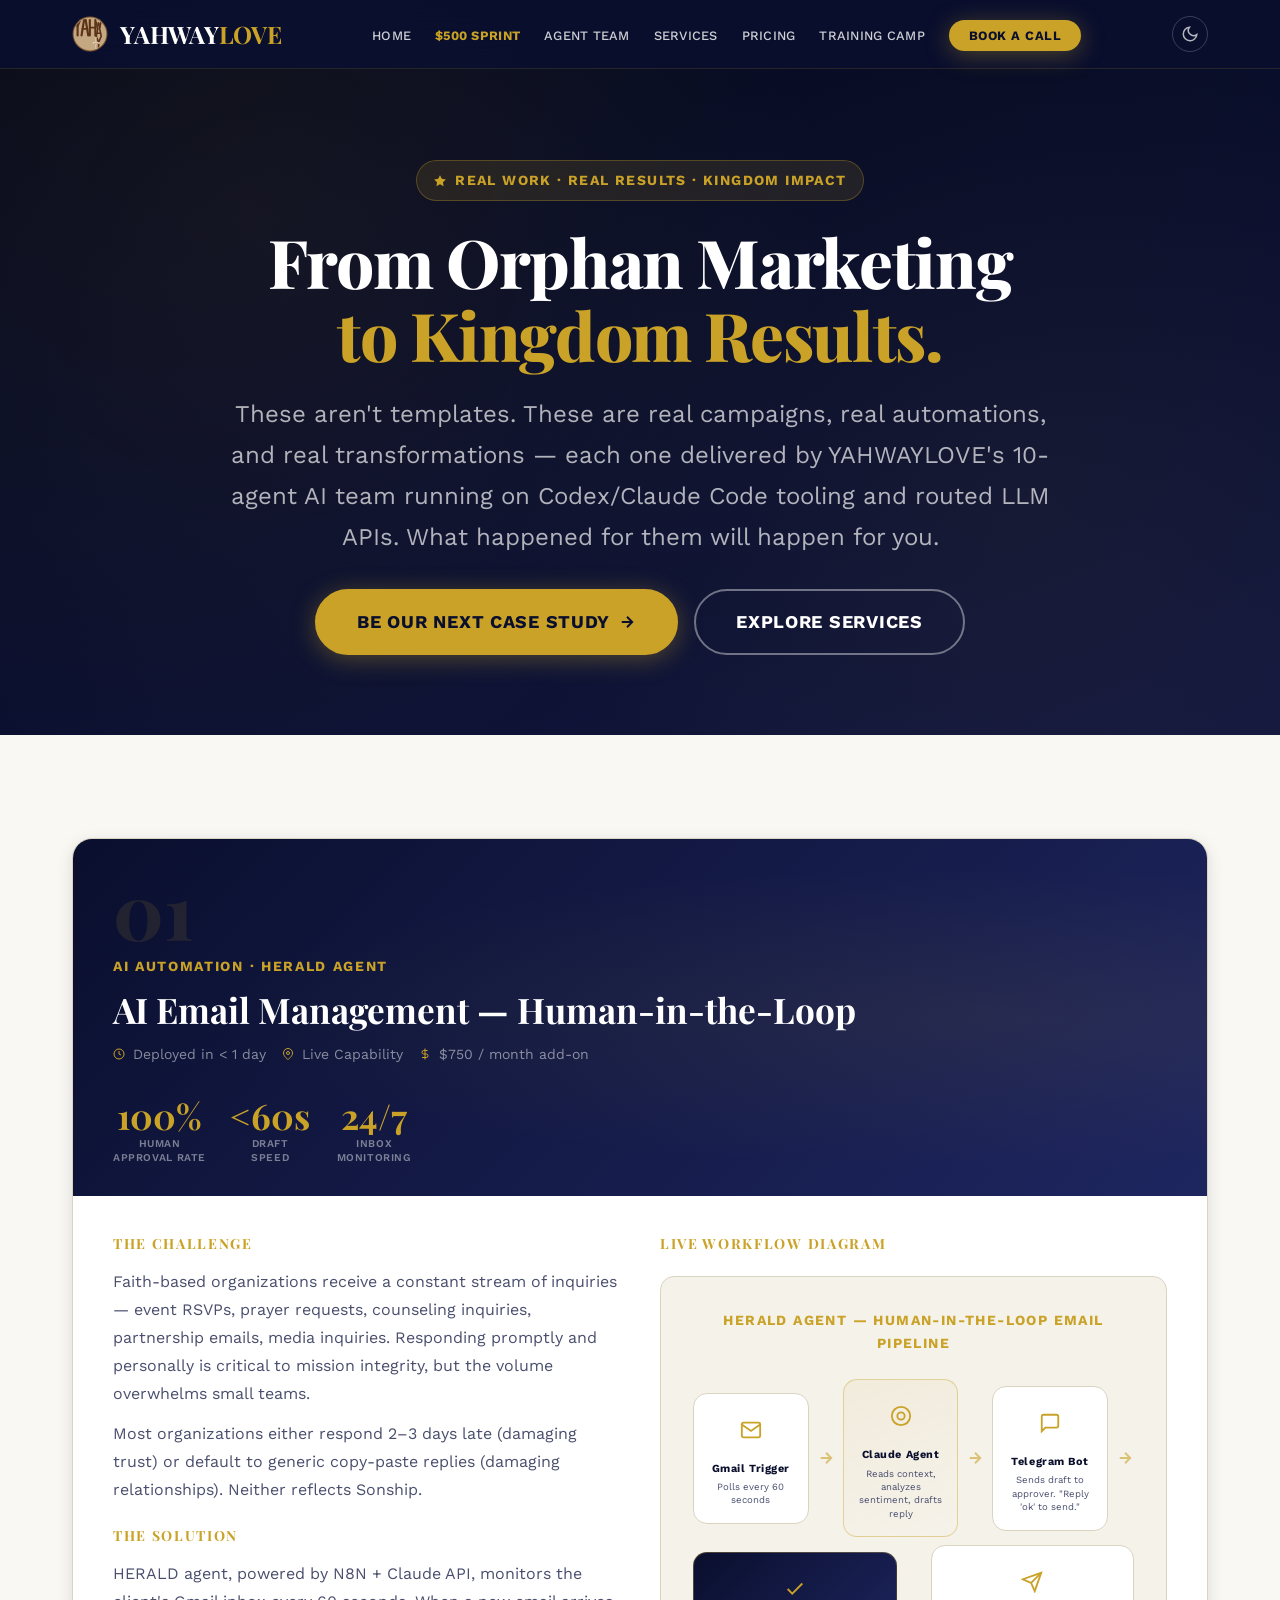
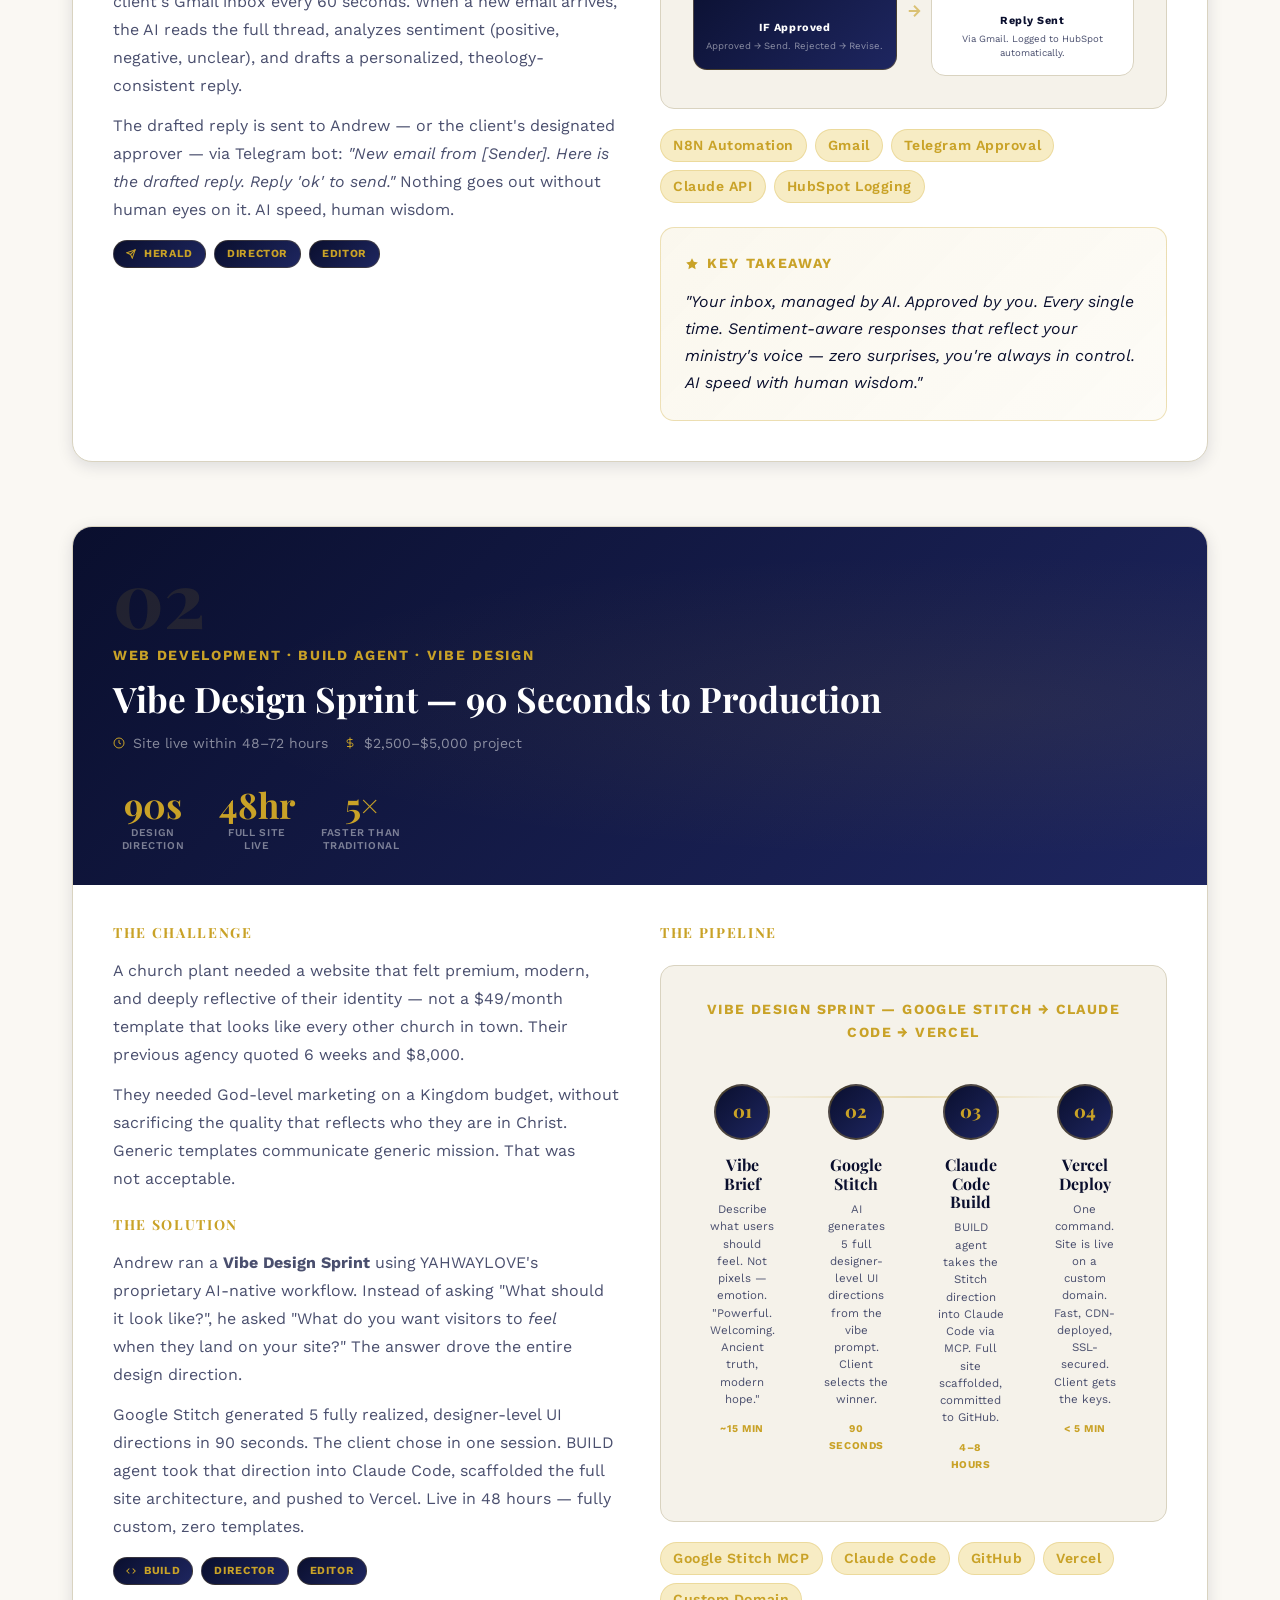
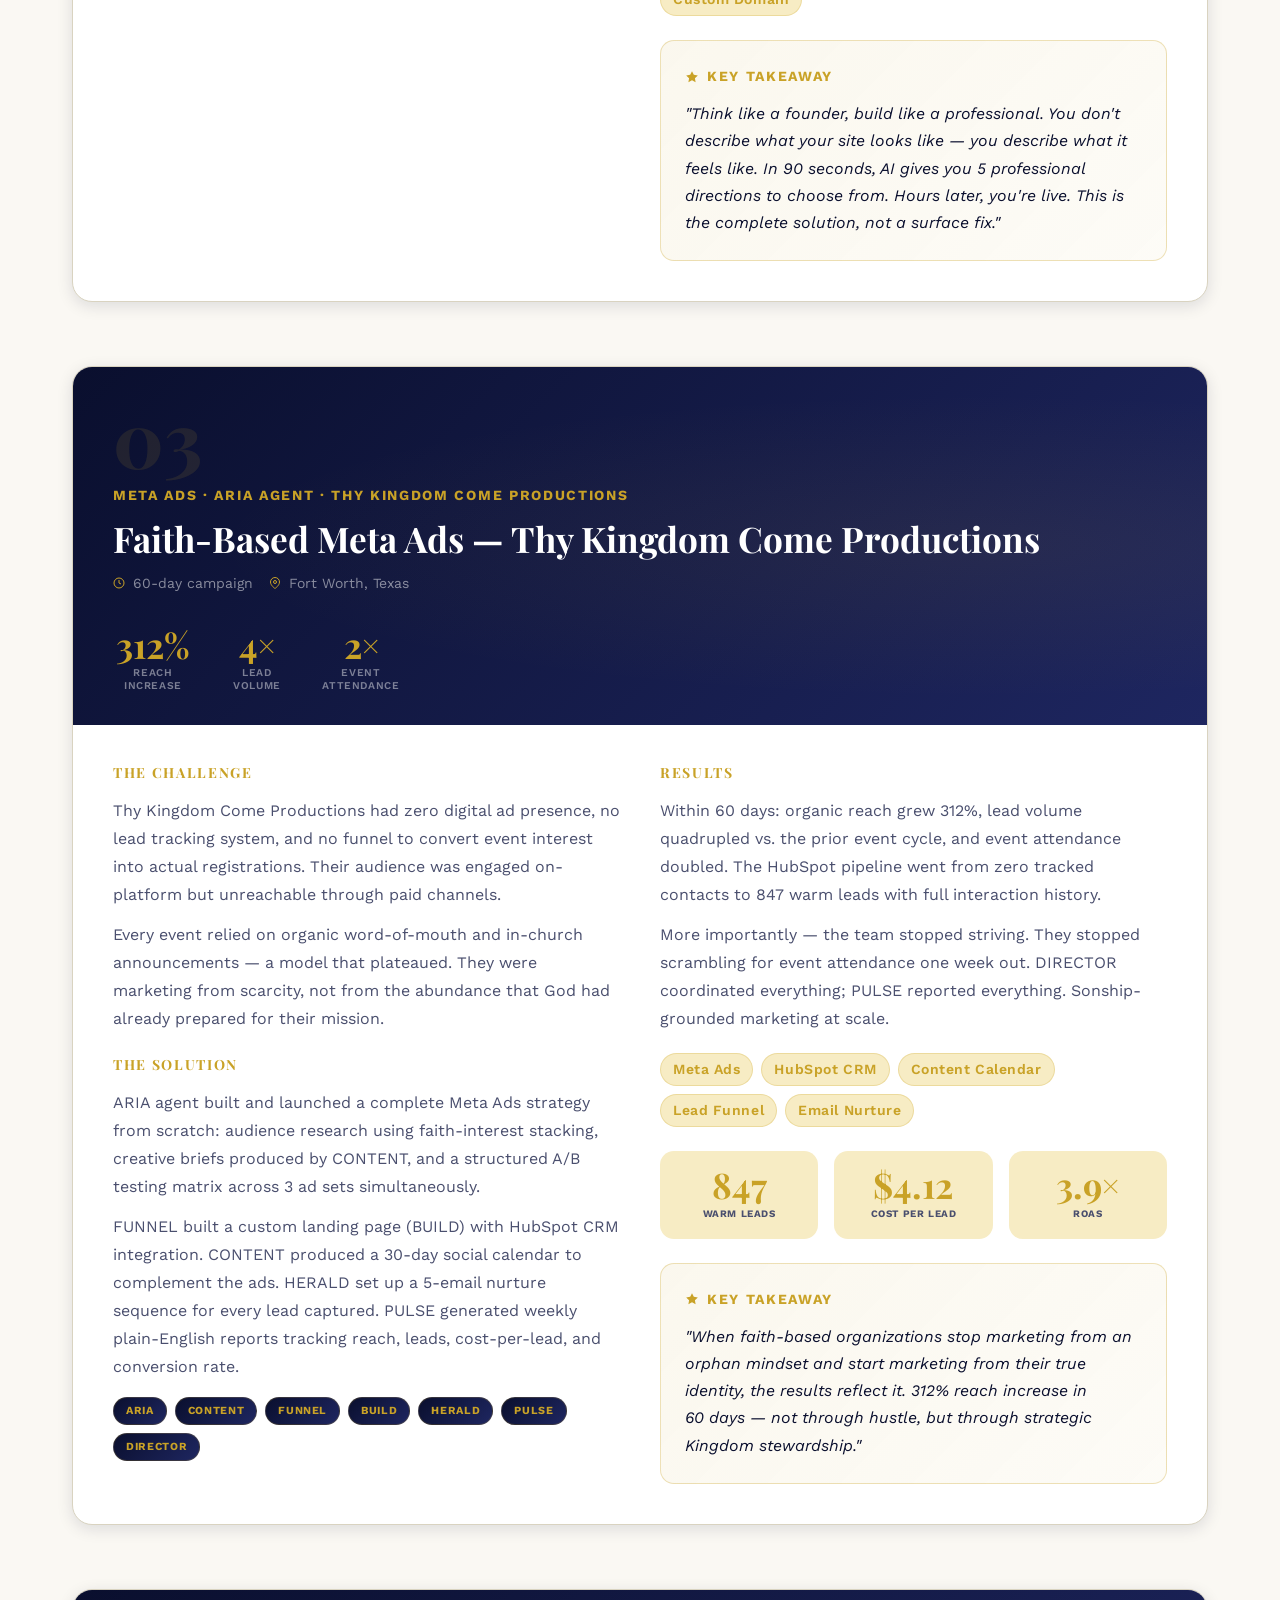
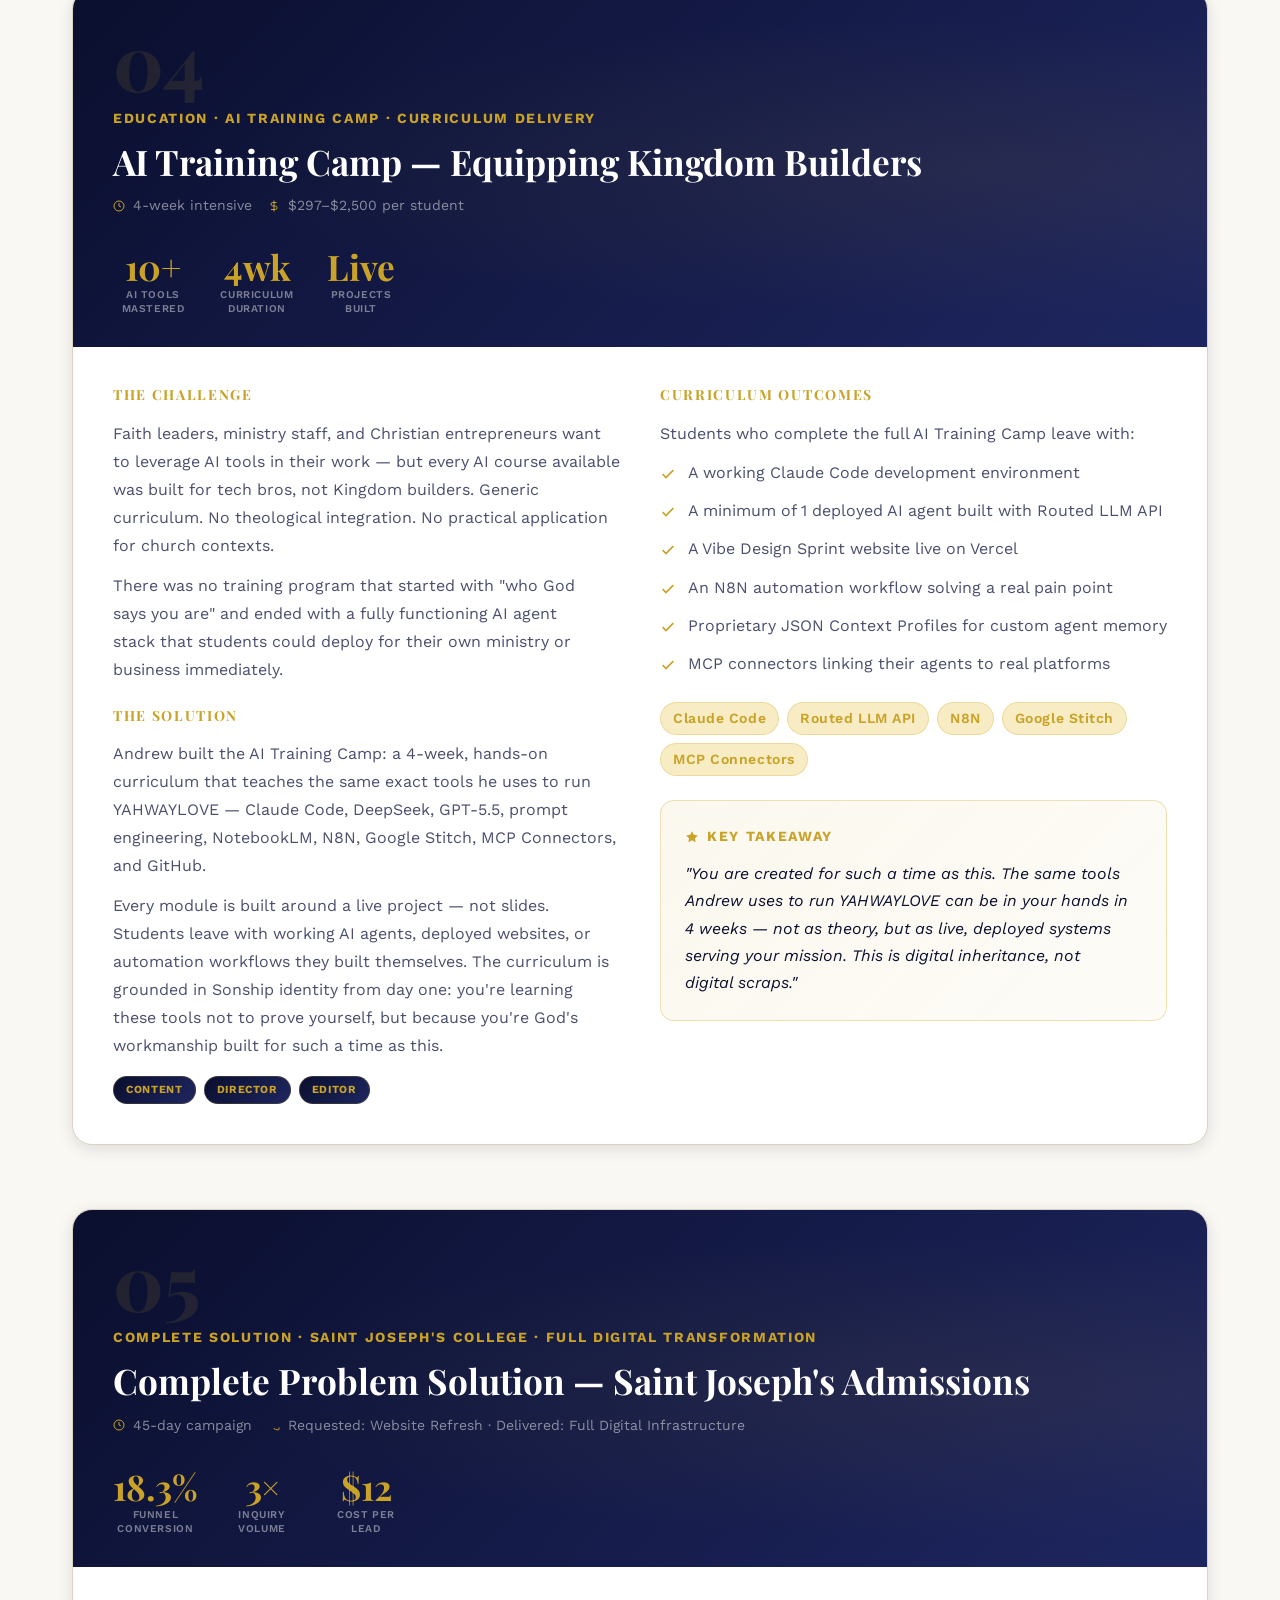
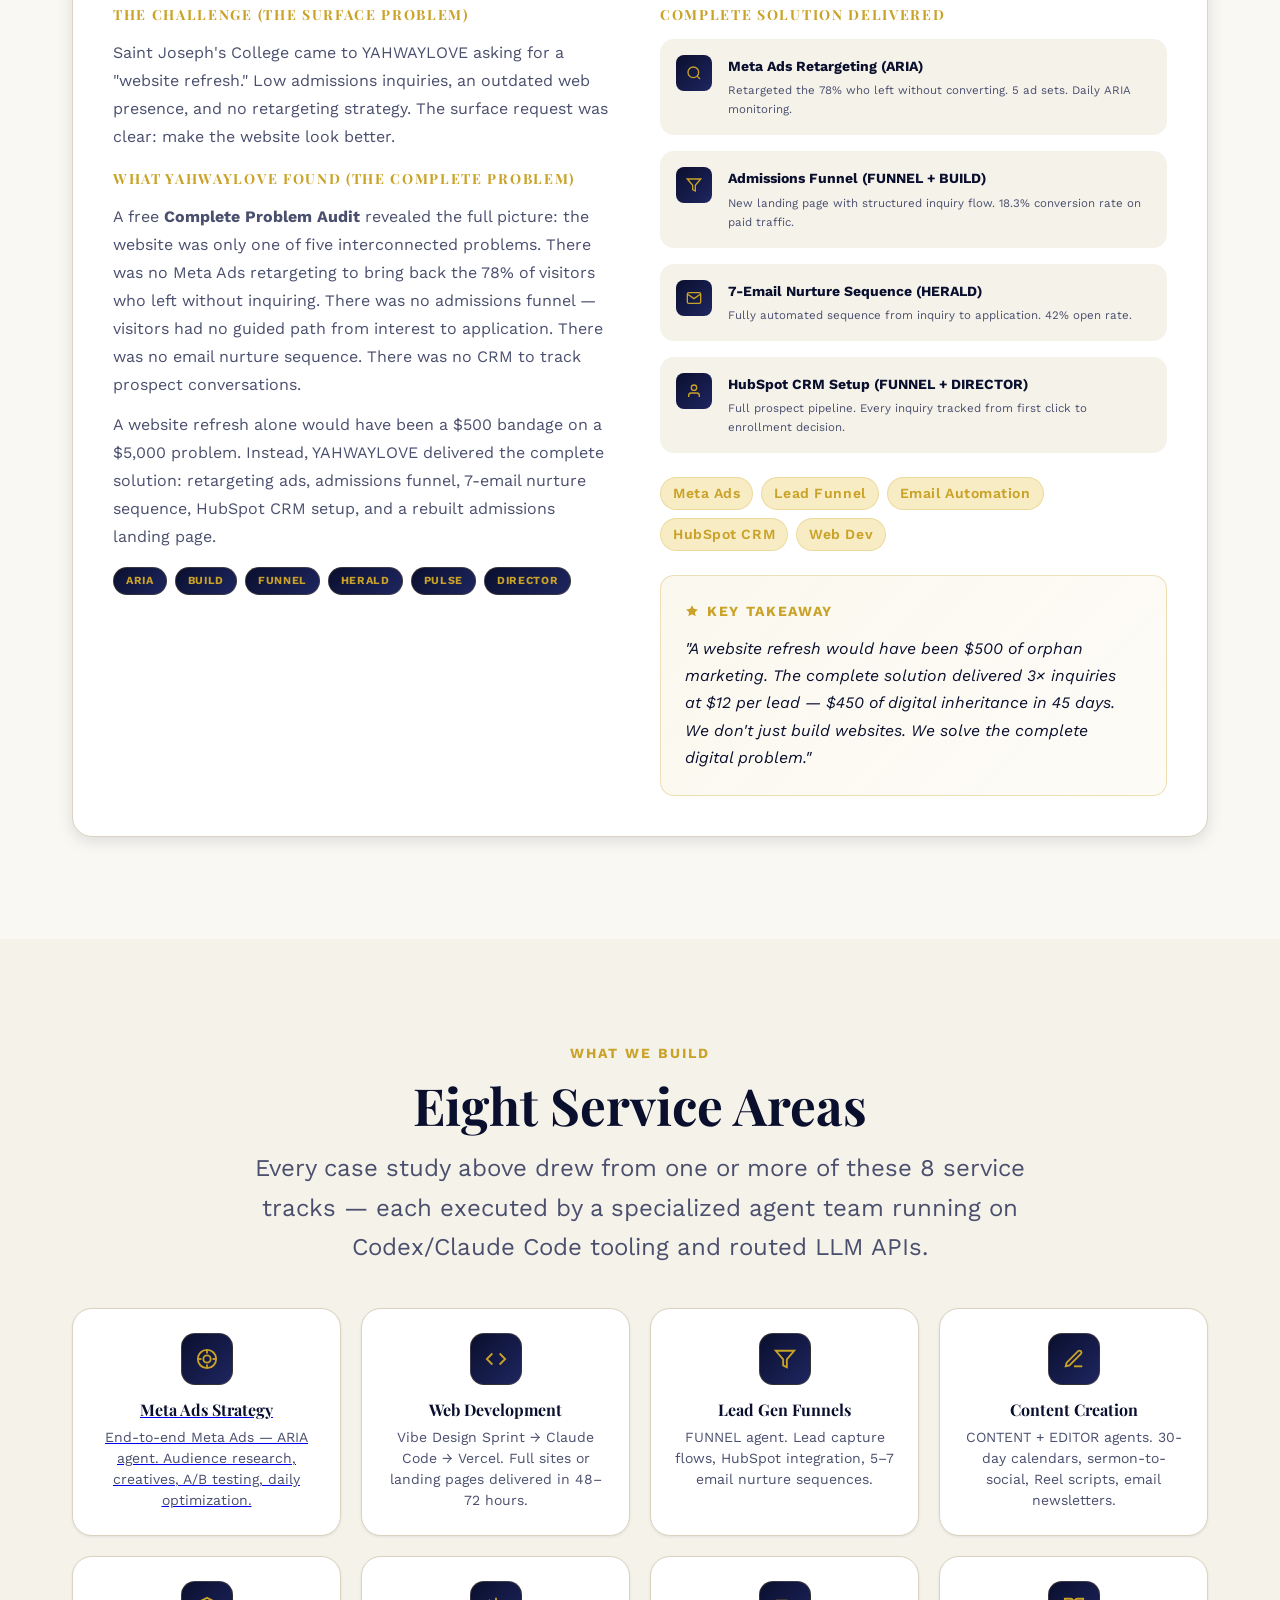
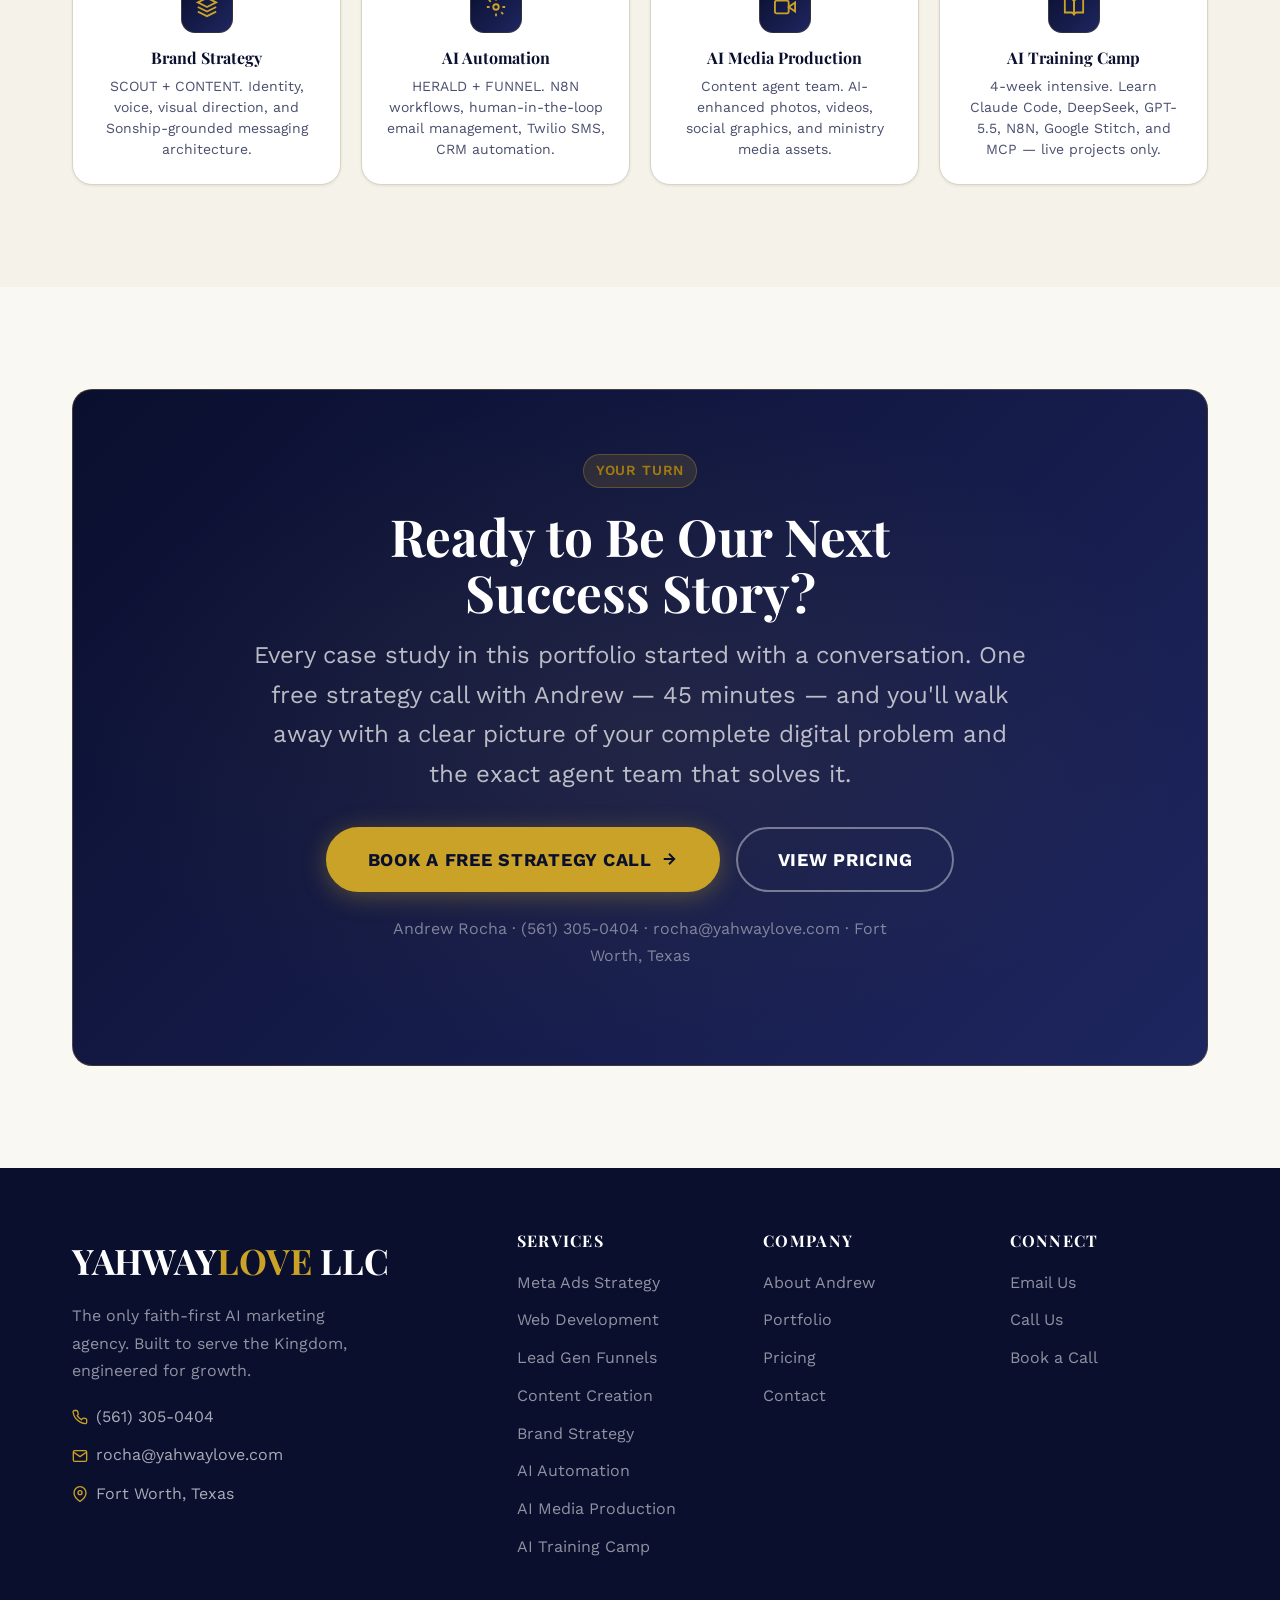
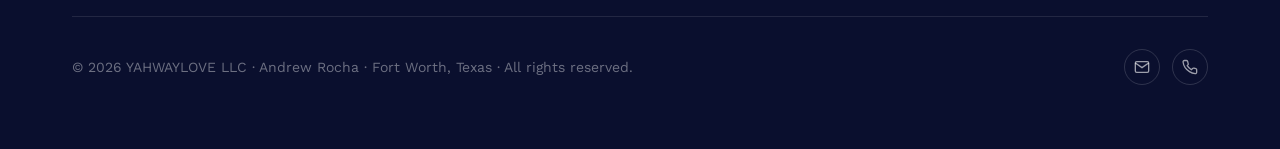
<file: pages/portfolio.html>
<!DOCTYPE html>
<html lang="en">
<head>
  <meta charset="UTF-8" />
  <meta name="viewport" content="width=device-width, initial-scale=1.0" />
  <title>Portfolio — YAHWAYLOVE LLC | Faith-First AI Marketing Results</title>
  <meta name="description" content="Real campaigns. Real results. Explore YAHWAYLOVE's case studies — from faith-based Meta Ads and AI automation workflows to complete digital transformations for churches and ministries." />
  <meta name="author" content="Andrew Rocha" />
  <meta property="og:title" content="Portfolio — YAHWAYLOVE LLC" />
  <meta property="og:description" content="From orphan marketing to sonship results. 5 case studies showing what a 10-agent AI team running on Claude Code delivers for faith-based organizations." />
  <meta property="og:type" content="website" />
  <link rel="canonical" href="https://yahwaylove.com/pages/portfolio.html" />

  <link rel="preconnect" href="https://fonts.googleapis.com" />
  <link rel="preconnect" href="https://fonts.gstatic.com" crossorigin />
  <link href="https://fonts.googleapis.com/css2?family=Playfair+Display:ital,wght@0,400;0,600;0,700;0,800;1,400;1,700&family=Work+Sans:wght@300..700&display=swap" rel="stylesheet" />

  <link rel="stylesheet" href="../css/tokens.css" />
  <link rel="stylesheet" href="../css/base.css" />
  <link rel="stylesheet" href="../css/components.css" />

  <style>
    /* ---- PAGE HERO ---- */
    .page-hero {
      background: linear-gradient(160deg, #040818 0%, #0a0f2e 55%, #131840 100%);
      padding: calc(var(--space-32) + var(--space-8)) var(--space-8) var(--space-20);
      text-align: center; position: relative; overflow: hidden;
    }
    .page-hero-particles {
      position: absolute; inset: 0;
      background:
        radial-gradient(circle at 20% 30%, rgba(201,162,39,0.07) 0%, transparent 50%),
        radial-gradient(circle at 80% 70%, rgba(201,162,39,0.05) 0%, transparent 45%);
      pointer-events: none;
    }
    .page-hero-content { position: relative; z-index: 2; max-width: var(--content-default); margin: 0 auto; }
    .page-hero-eyebrow {
      display: inline-flex; align-items: center; gap: var(--space-2);
      background: rgba(201,162,39,0.12); border: 1px solid rgba(201,162,39,0.3);
      border-radius: var(--radius-full); padding: var(--space-2) var(--space-4);
      font-size: var(--text-xs); font-weight: 700; letter-spacing: 0.1em;
      text-transform: uppercase; color: var(--brand-gold); margin-bottom: var(--space-6);
    }
    .page-hero-title {
      font-family: var(--font-display); font-size: var(--text-3xl); font-weight: 800;
      color: var(--brand-white); line-height: 1.08; letter-spacing: -0.02em; margin-bottom: var(--space-6);
    }
    .page-hero-title .accent { color: var(--brand-gold); }
    .page-hero-sub {
      font-size: var(--text-lg); color: rgba(255,255,255,0.68); line-height: 1.7;
      max-width: 56ch; margin: 0 auto var(--space-8);
    }

    /* ---- CASE STUDY CARDS ---- */
    .case-studies-list {
      display: flex; flex-direction: column; gap: var(--space-16);
    }
    .case-study-card {
      background: var(--color-surface); border: 1px solid var(--color-border);
      border-radius: var(--radius-xl); overflow: hidden;
      box-shadow: var(--shadow-md);
      transition: transform var(--transition-interactive), box-shadow var(--transition-interactive);
    }
    .case-study-card:hover { transform: translateY(-4px); box-shadow: var(--shadow-xl); }

    .case-study-header {
      background: linear-gradient(135deg, var(--brand-navy) 0%, var(--brand-navy-soft) 100%);
      padding: var(--space-8) var(--space-10);
      display: flex; align-items: flex-start; justify-content: space-between; gap: var(--space-8);
      position: relative; overflow: hidden;
      flex-wrap: wrap;
    }
    .case-study-header::before {
      content: ''; position: absolute; inset: 0;
      background: radial-gradient(ellipse at 80% 50%, rgba(201,162,39,0.08) 0%, transparent 60%);
    }
    .case-study-header-left { position: relative; z-index: 1; }
    .case-study-num {
      font-family: var(--font-display); font-size: clamp(3rem, 6vw, 5rem); font-weight: 800;
      color: rgba(201,162,39,0.12); line-height: 1; margin-bottom: var(--space-2);
    }
    .case-study-category {
      font-size: var(--text-xs); font-weight: 700; letter-spacing: 0.12em;
      text-transform: uppercase; color: var(--brand-gold); margin-bottom: var(--space-3);
    }
    .case-study-title {
      font-family: var(--font-display); font-size: var(--text-xl); font-weight: 700;
      color: var(--brand-white); line-height: 1.15; margin-bottom: var(--space-3);
    }
    .case-study-meta {
      display: flex; align-items: center; gap: var(--space-4); flex-wrap: wrap;
    }
    .case-study-meta-item {
      display: flex; align-items: center; gap: var(--space-2);
      font-size: var(--text-xs); color: rgba(255,255,255,0.5);
    }
    .case-study-meta-item svg { color: var(--brand-gold); }

    .case-study-metrics {
      position: relative; z-index: 1;
      display: flex; gap: var(--space-6); flex-wrap: wrap; align-items: flex-start;
    }
    .case-study-metric { text-align: center; min-width: 80px; }
    .case-study-metric-value {
      font-family: var(--font-display); font-size: var(--text-xl); font-weight: 700;
      color: var(--brand-gold); line-height: 1; margin-bottom: var(--space-1);
    }
    .case-study-metric-label {
      font-size: 0.65rem; font-weight: 600; letter-spacing: 0.06em;
      text-transform: uppercase; color: rgba(255,255,255,0.45); line-height: 1.3;
    }

    .case-study-body {
      padding: var(--space-10);
      display: grid; grid-template-columns: 1fr 1fr; gap: var(--space-10);
    }
    .case-study-col h4 {
      font-size: var(--text-xs); font-weight: 700; letter-spacing: 0.12em;
      text-transform: uppercase; color: var(--color-primary); margin-bottom: var(--space-4);
    }
    .case-study-col p {
      font-size: var(--text-sm); color: var(--color-text-muted); line-height: 1.75;
      margin-bottom: var(--space-3);
    }
    .case-study-col p:last-child { margin-bottom: 0; }

    .case-study-badges { display: flex; flex-wrap: wrap; gap: var(--space-2); margin-top: var(--space-5); }
    .case-study-badge {
      display: inline-flex; align-items: center; gap: 5px;
      padding: var(--space-1) var(--space-3);
      background: var(--color-primary-highlight); border: 1px solid rgba(201,162,39,0.25);
      border-radius: var(--radius-full); font-size: var(--text-xs); font-weight: 600;
      color: var(--color-primary); letter-spacing: 0.04em;
    }
    [data-theme='dark'] .case-study-badge { color: var(--brand-gold-light); }

    /* Agent chips */
    .agent-chips { display: flex; flex-wrap: wrap; gap: var(--space-2); margin-top: var(--space-4); }
    .agent-chip {
      display: inline-flex; align-items: center; gap: var(--space-2);
      padding: var(--space-1) var(--space-3);
      background: linear-gradient(135deg, var(--brand-navy), var(--brand-navy-soft));
      border: 1px solid rgba(201,162,39,0.2); border-radius: var(--radius-full);
      font-size: 0.68rem; font-weight: 700; letter-spacing: 0.06em;
      text-transform: uppercase; color: var(--brand-gold);
    }

    /* Key Takeaway callout */
    .key-takeaway {
      background: linear-gradient(135deg, rgba(201,162,39,0.08) 0%, rgba(201,162,39,0.04) 100%);
      border: 1.5px solid rgba(201,162,39,0.3); border-radius: var(--radius-lg);
      padding: var(--space-6); margin-top: var(--space-6);
    }
    .key-takeaway-label {
      font-size: var(--text-xs); font-weight: 700; letter-spacing: 0.12em;
      text-transform: uppercase; color: var(--brand-gold); margin-bottom: var(--space-3);
      display: flex; align-items: center; gap: var(--space-2);
    }
    .key-takeaway p {
      font-size: var(--text-sm); color: var(--color-text); line-height: 1.7;
      font-style: italic; margin-bottom: 0 !important;
    }

    /* ---- N8N FLOW DIAGRAM ---- */
    .flow-diagram {
      background: var(--color-surface-2); border-radius: var(--radius-lg);
      padding: var(--space-8); margin-top: var(--space-6);
      border: 1px solid var(--color-border);
    }
    .flow-diagram-title {
      font-size: var(--text-xs); font-weight: 700; letter-spacing: 0.1em;
      text-transform: uppercase; color: var(--color-primary); margin-bottom: var(--space-6);
      text-align: center;
    }
    .flow-nodes {
      display: flex; align-items: center; justify-content: space-between;
      gap: var(--space-2); flex-wrap: wrap;
    }
    .flow-node {
      flex: 1; min-width: 90px;
      background: var(--color-surface); border: 1px solid var(--color-border);
      border-radius: var(--radius-lg); padding: var(--space-4) var(--space-3);
      text-align: center; position: relative;
    }
    .flow-node-icon {
      width: 40px; height: 40px; margin: 0 auto var(--space-3);
      border-radius: var(--radius-md);
      display: flex; align-items: center; justify-content: center;
      color: var(--brand-gold); font-size: 1.2rem;
    }
    .flow-node-label {
      font-size: 0.68rem; font-weight: 700; letter-spacing: 0.05em;
      color: var(--color-text); line-height: 1.3; margin-bottom: var(--space-1);
    }
    .flow-node-sub {
      font-size: 0.6rem; color: var(--color-text-muted); line-height: 1.4;
    }
    .flow-node.highlight {
      border-color: rgba(201,162,39,0.4);
      background: linear-gradient(160deg, rgba(201,162,39,0.07), transparent);
    }
    .flow-arrow {
      color: var(--brand-gold); opacity: 0.6; flex-shrink: 0;
      font-size: 1.2rem; font-weight: 700; line-height: 1;
      display: flex; align-items: center; justify-content: center;
    }
    .flow-if {
      background: linear-gradient(135deg, var(--brand-navy), var(--brand-navy-soft));
      border-color: rgba(201,162,39,0.3); color: var(--brand-white);
    }
    .flow-if .flow-node-label { color: var(--brand-white); }
    .flow-if .flow-node-sub { color: rgba(255,255,255,0.5); }
    .flow-node-icon svg { color: var(--brand-gold); }

    /* ---- VIBE PIPELINE DIAGRAM ---- */
    .vibe-pipeline {
      background: var(--color-surface-2); border-radius: var(--radius-lg);
      padding: var(--space-8); margin-top: var(--space-6);
      border: 1px solid var(--color-border);
    }
    .vibe-steps {
      display: grid; grid-template-columns: repeat(4, 1fr); gap: var(--space-4);
      position: relative;
    }
    .vibe-steps::before {
      content: ''; position: absolute; top: 28px; left: 10%; right: 10%;
      height: 2px; background: linear-gradient(90deg, transparent, rgba(201,162,39,0.3), transparent);
    }
    .vibe-step { text-align: center; padding: var(--space-4); }
    .vibe-step-num {
      width: 56px; height: 56px; margin: 0 auto var(--space-4);
      border-radius: var(--radius-full);
      background: linear-gradient(135deg, var(--brand-navy), var(--brand-navy-soft));
      border: 2px solid rgba(201,162,39,0.3);
      display: flex; align-items: center; justify-content: center;
      font-family: var(--font-display); font-size: var(--text-base); font-weight: 800;
      color: var(--brand-gold); position: relative; z-index: 1;
    }
    .vibe-step h5 {
      font-family: var(--font-display); font-size: var(--text-sm); font-weight: 700;
      color: var(--color-text); margin-bottom: var(--space-2);
    }
    .vibe-step p {
      font-size: 0.72rem; color: var(--color-text-muted); line-height: 1.5;
    }
    .vibe-time {
      font-size: 0.65rem; font-weight: 700; letter-spacing: 0.06em;
      text-transform: uppercase; color: var(--brand-gold); margin-top: var(--space-2);
    }

    /* ---- SERVICES SNAPSHOT ---- */
    .services-snapshot-grid {
      display: grid; grid-template-columns: repeat(4, 1fr); gap: var(--space-5);
    }
    .service-snap {
      background: var(--color-surface); border: 1px solid var(--color-border);
      border-radius: var(--radius-xl); padding: var(--space-6); text-align: center;
      box-shadow: var(--shadow-sm); transition: transform var(--transition-interactive), box-shadow var(--transition-interactive), border-color var(--transition-interactive);
    }
    .service-snap:hover { transform: translateY(-4px); box-shadow: var(--shadow-md); border-color: rgba(201,162,39,0.3); }
    .service-snap-icon {
      width: 52px; height: 52px; margin: 0 auto var(--space-4);
      border-radius: var(--radius-lg);
      background: linear-gradient(135deg, var(--brand-navy), var(--brand-navy-soft));
      border: 1.5px solid rgba(201,162,39,0.2); display: flex; align-items: center;
      justify-content: center; color: var(--brand-gold);
    }
    .service-snap h4 {
      font-family: var(--font-display); font-size: var(--text-sm); font-weight: 700;
      color: var(--color-text); margin-bottom: var(--space-2);
    }
    .service-snap p { font-size: var(--text-xs); color: var(--color-text-muted); line-height: 1.5; }

    /* ---- CTA ---- */
    .portfolio-cta {
      background: linear-gradient(135deg, var(--brand-navy) 0%, var(--brand-navy-soft) 100%);
      border-radius: var(--radius-xl); padding: var(--space-16) var(--space-12);
      border: 1px solid rgba(201,162,39,0.25); text-align: center;
      position: relative; overflow: hidden;
    }
    .portfolio-cta::before {
      content: ''; position: absolute; inset: 0;
      background: radial-gradient(ellipse at center, rgba(201,162,39,0.08) 0%, transparent 70%);
    }
    .portfolio-cta-inner { position: relative; z-index: 1; }
    .portfolio-cta h2 {
      font-family: var(--font-display); font-size: var(--text-2xl); font-weight: 700;
      color: var(--brand-white); margin-bottom: var(--space-4); line-height: 1.1;
    }
    .portfolio-cta p {
      font-size: var(--text-lg); color: rgba(255,255,255,0.7); margin-bottom: var(--space-8);
      max-width: 52ch; margin-left: auto; margin-right: auto; line-height: 1.65;
    }

    /* RESPONSIVE */
    @media (max-width: 900px) {
      .case-study-body { grid-template-columns: 1fr; }
      .case-study-header { flex-direction: column; }
      .case-study-metrics { justify-content: flex-start; }
      .services-snapshot-grid { grid-template-columns: repeat(2, 1fr); }
      .vibe-steps { grid-template-columns: repeat(2, 1fr); }
      .flow-nodes { gap: var(--space-1); }
    }
    @media (max-width: 640px) {
      .page-hero { padding-top: calc(var(--space-24) + var(--space-8)); }
      .case-study-body { padding: var(--space-6); }
      .case-study-header { padding: var(--space-6); }
      .services-snapshot-grid { grid-template-columns: repeat(2, 1fr); }
      .portfolio-cta { padding: var(--space-10) var(--space-6); }
      .flow-nodes { flex-direction: column; align-items: stretch; }
      .flow-arrow { transform: rotate(90deg); }
    }
  </style>
</head>
<body>

<!-- ====== NAV ====== -->
<nav class="nav" role="navigation" aria-label="Main navigation">
  <div class="nav-inner">
    <a href="../index.html" class="nav-logo" aria-label="YAHWAYLOVE Home">
      <svg width="36" height="36" viewBox="0 0 200 200" fill="none" xmlns="http://www.w3.org/2000/svg" aria-label="YAHWAYLOVE"><defs>
    <clipPath id="bc">
      <circle cx="100" cy="100" r="89"/>
    </clipPath>
  </defs>

  <!-- Badge -->
  <circle cx="100" cy="100" r="97" fill="#7a5533"/>
  <circle cx="100" cy="100" r="91" fill="#c4a882"/>

  <g clip-path="url(#bc)">

    <!-- ══ YAH — left column (x: 14–130) ══ -->

    <!-- Y -->
    <line x1="16" y1="22" x2="31" y2="55" stroke="#5c3318" stroke-width="12" stroke-linecap="round"/>
    <line x1="46" y1="22" x2="31" y2="55" stroke="#5c3318" stroke-width="12" stroke-linecap="round"/>
    <line x1="31" y1="55" x2="31" y2="108" stroke="#5c3318" stroke-width="12" stroke-linecap="round"/>

    <!-- A -->
    <line x1="53" y1="108" x2="67" y2="22" stroke="#5c3318" stroke-width="12" stroke-linecap="round"/>
    <line x1="90" y1="108" x2="76" y2="22" stroke="#5c3318" stroke-width="12" stroke-linecap="round"/>
    <line x1="58" y1="72" x2="85" y2="72" stroke="#5c3318" stroke-width="10" stroke-linecap="round"/>

    <!-- H -->
    <line x1="99" y1="22" x2="99" y2="108" stroke="#5c3318" stroke-width="12" stroke-linecap="round"/>
    <line x1="130" y1="22" x2="130" y2="108" stroke="#5c3318" stroke-width="12" stroke-linecap="round"/>
    <line x1="99" y1="65" x2="130" y2="65" stroke="#5c3318" stroke-width="10" stroke-linecap="round"/>

    <!-- ══ WAY — right column (x: 138–172)
         Circle at y=35: max x = 100+sqrt(89²-65²) = 100+sqrt(7921-4225) = 100+60.8 = 160.8
         Circle at y=50: max x = 100+sqrt(89²-50²) = 100+sqrt(7921-2500) = 100+73.6 = 173.6
         So W can start at y=38, safe x up to ~158
    ══ -->

    <!-- W (y: 36–66, x: 136–162) -->
    <line x1="136" y1="36" x2="141" y2="62" stroke="#5c3318" stroke-width="9" stroke-linecap="round"/>
    <line x1="141" y1="62" x2="148" y2="40" stroke="#5c3318" stroke-width="9" stroke-linecap="round"/>
    <line x1="148" y1="40" x2="155" y2="62" stroke="#5c3318" stroke-width="9" stroke-linecap="round"/>
    <line x1="155" y1="62" x2="160" y2="36" stroke="#5c3318" stroke-width="9" stroke-linecap="round"/>

    <!-- A (y: 68–110, x: 135–162) -->
    <line x1="135" y1="110" x2="144" y2="68" stroke="#5c3318" stroke-width="9" stroke-linecap="round"/>
    <line x1="162" y1="110" x2="153" y2="68" stroke="#5c3318" stroke-width="9" stroke-linecap="round"/>
    <line x1="138" y1="96" x2="159" y2="96" stroke="#5c3318" stroke-width="8" stroke-linecap="round"/>

    <!-- Y (y: 114–178, x: 135–162) -->
    <line x1="135" y1="114" x2="148" y2="145" stroke="#5c3318" stroke-width="9" stroke-linecap="round"/>
    <line x1="162" y1="114" x2="148" y2="145" stroke="#5c3318" stroke-width="9" stroke-linecap="round"/>
    <line x1="148" y1="145" x2="148" y2="183" stroke="#5c3318" stroke-width="9" stroke-linecap="round"/>

    <!-- ══ CROSS (cream) ══ -->
    <line x1="134" y1="120" x2="134" y2="185" stroke="#e8d4bc" stroke-width="7" stroke-linecap="round"/>
    <line x1="118" y1="150" x2="152" y2="150" stroke="#e8d4bc" stroke-width="7" stroke-linecap="round"/>

    <!-- JESUS -->
    <text x="134" y="153.5" font-family="Georgia,serif" font-size="6" fill="#6b4220" text-anchor="middle" font-weight="bold" letter-spacing="0.6">JESUS</text>

    <!-- ANDREW -->
    <g transform="rotate(-90 134 133)">
      <text x="134" y="136" font-family="Georgia,serif" font-size="5" fill="#6b4220" text-anchor="middle" letter-spacing="0.3">ANDREW</text>
    </g>

    <!-- HAILEY -->
    <g transform="rotate(-90 134 168)">
      <text x="134" y="171" font-family="Georgia,serif" font-size="5" fill="#6b4220" text-anchor="middle" letter-spacing="0.3">HAILEY</text>
    </g>

  </g></svg>
      <span class="nav-logo-text">YAHWAY<span>LOVE</span></span>
    </a>
    <button class="hamburger" aria-label="Open menu" aria-expanded="false"><span></span><span></span><span></span></button>
    <ul class="nav-links" role="list">
      <li><a href="../index.html">Home</a></li>
      <li><a href="sprint.html" style="color:var(--brand-gold);font-weight:700;">$500 Sprint</a></li>
      <li><a href="agents.html">Agent Team</a></li>
      <li><a href="services.html">Services</a></li>
      <li><a href="pricing.html">Pricing</a></li>
      <li><a href="training.html">Training Camp</a></li>
      <li><a href="contact.html" class="nav-cta">Book a Call</a></li>
    </ul>
    <button class="theme-toggle" data-theme-toggle aria-label="Toggle dark mode">
      <svg width="18" height="18" viewBox="0 0 24 24" fill="none" stroke="currentColor" stroke-width="2"><path d="M21 12.79A9 9 0 1 1 11.21 3 7 7 0 0 0 21 12.79z"/></svg>
    </button>
  </div>
</nav>

<!-- ====== PAGE HERO ====== -->
<section class="page-hero" aria-label="Portfolio Hero">
  <div class="page-hero-particles" aria-hidden="true"></div>
  <div class="page-hero-content">
    <div class="page-hero-eyebrow" data-animate>
      <svg width="14" height="14" viewBox="0 0 24 24" fill="currentColor"><path d="M12 2L15.09 8.26L22 9.27L17 14.14L18.18 21.02L12 17.77L5.82 21.02L7 14.14L2 9.27L8.91 8.26L12 2Z"/></svg>
      Real Work · Real Results · Kingdom Impact
    </div>
    <h1 class="page-hero-title" data-animate data-animate-delay="1">
      From Orphan Marketing<br><span class="accent">to Kingdom Results.</span>
    </h1>
    <p class="page-hero-sub" data-animate data-animate-delay="2">
      These aren't templates. These are real campaigns, real automations, and real transformations — each one delivered by YAHWAYLOVE's 10-agent AI team running on Codex/Claude Code tooling and routed LLM APIs. What happened for them will happen for you.
    </p>
    <div style="display:flex;align-items:center;justify-content:center;gap:var(--space-4);flex-wrap:wrap;" data-animate data-animate-delay="3">
      <a href="contact.html" class="btn btn-primary btn-lg">
        Be Our Next Case Study
        <svg width="18" height="18" viewBox="0 0 24 24" fill="none" stroke="currentColor" stroke-width="2.5"><path d="M5 12h14M12 5l7 7-7 7"/></svg>
      </a>
      <a href="services.html" class="btn btn-outline btn-lg">Explore Services</a>
    </div>
  </div>
</section>

<!-- ====== CASE STUDIES ====== -->
<section style="background:var(--color-bg);">
  <div class="container">

    <div class="case-studies-list">

      <!-- ===================== CASE STUDY 1: AI Email Management ===================== -->
      <article class="case-study-card" data-animate>
        <div class="case-study-header">
          <div class="case-study-header-left">
            <div class="case-study-num">01</div>
            <div class="case-study-category">AI Automation · HERALD Agent</div>
            <h2 class="case-study-title">AI Email Management — Human-in-the-Loop</h2>
            <div class="case-study-meta">
              <div class="case-study-meta-item">
                <svg width="12" height="12" viewBox="0 0 24 24" fill="none" stroke="currentColor" stroke-width="2"><circle cx="12" cy="12" r="10"/><polyline points="12 6 12 12 16 14"/></svg>
                Deployed in &lt; 1 day
              </div>
              <div class="case-study-meta-item">
                <svg width="12" height="12" viewBox="0 0 24 24" fill="none" stroke="currentColor" stroke-width="2"><path d="M21 10c0 7-9 13-9 13s-9-6-9-13a9 9 0 0 1 18 0z"/><circle cx="12" cy="10" r="3"/></svg>
                Live Capability
              </div>
              <div class="case-study-meta-item">
                <svg width="12" height="12" viewBox="0 0 24 24" fill="none" stroke="currentColor" stroke-width="2"><line x1="12" y1="1" x2="12" y2="23"/><path d="M17 5H9.5a3.5 3.5 0 0 0 0 7h5a3.5 3.5 0 0 1 0 7H6"/></svg>
                $750 / month add-on
              </div>
            </div>
          </div>
          <div class="case-study-metrics">
            <div class="case-study-metric">
              <div class="case-study-metric-value">100%</div>
              <div class="case-study-metric-label">Human<br>Approval Rate</div>
            </div>
            <div class="case-study-metric">
              <div class="case-study-metric-value">&lt;60s</div>
              <div class="case-study-metric-label">Draft<br>Speed</div>
            </div>
            <div class="case-study-metric">
              <div class="case-study-metric-value">24/7</div>
              <div class="case-study-metric-label">Inbox<br>Monitoring</div>
            </div>
          </div>
        </div>

        <div class="case-study-body">
          <div class="case-study-col">
            <h4>The Challenge</h4>
            <p>Faith-based organizations receive a constant stream of inquiries — event RSVPs, prayer requests, counseling inquiries, partnership emails, media inquiries. Responding promptly and personally is critical to mission integrity, but the volume overwhelms small teams.</p>
            <p>Most organizations either respond 2–3 days late (damaging trust) or default to generic copy-paste replies (damaging relationships). Neither reflects Sonship.</p>

            <h4 style="margin-top:var(--space-6);">The Solution</h4>
            <p>HERALD agent, powered by N8N + Claude API, monitors the client's Gmail inbox every 60 seconds. When a new email arrives, the AI reads the full thread, analyzes sentiment (positive, negative, unclear), and drafts a personalized, theology-consistent reply.</p>
            <p>The drafted reply is sent to Andrew — or the client's designated approver — via Telegram bot: <em>"New email from [Sender]. Here is the drafted reply. Reply 'ok' to send."</em> Nothing goes out without human eyes on it. AI speed, human wisdom.</p>

            <div class="agent-chips">
              <span class="agent-chip">
                <svg width="10" height="10" viewBox="0 0 24 24" fill="none" stroke="currentColor" stroke-width="2.5"><line x1="22" y1="2" x2="11" y2="13"/><polygon points="22 2 15 22 11 13 2 9 22 2"/></svg>
                HERALD
              </span>
              <span class="agent-chip">DIRECTOR</span>
              <span class="agent-chip">EDITOR</span>
            </div>
          </div>

          <div class="case-study-col">
            <h4>Live Workflow Diagram</h4>

            <div class="flow-diagram">
              <div class="flow-diagram-title">HERALD Agent — Human-in-the-Loop Email Pipeline</div>
              <div class="flow-nodes">
                <div class="flow-node">
                  <div class="flow-node-icon">
                    <svg width="22" height="22" viewBox="0 0 24 24" fill="none" stroke="currentColor" stroke-width="2"><path d="M4 4h16c1.1 0 2 .9 2 2v12c0 1.1-.9 2-2 2H4c-1.1 0-2-.9-2-2V6c0-1.1.9-2 2-2z"/><polyline points="22,6 12,13 2,6"/></svg>
                  </div>
                  <div class="flow-node-label">Gmail Trigger</div>
                  <div class="flow-node-sub">Polls every 60 seconds</div>
                </div>
                <div class="flow-arrow">
                  <svg width="18" height="18" viewBox="0 0 24 24" fill="none" stroke="currentColor" stroke-width="2.5"><path d="M5 12h14M12 5l7 7-7 7"/></svg>
                </div>
                <div class="flow-node highlight">
                  <div class="flow-node-icon">
                    <svg width="22" height="22" viewBox="0 0 24 24" fill="none" stroke="currentColor" stroke-width="2"><circle cx="12" cy="12" r="10"/><circle cx="12" cy="12" r="4"/></svg>
                  </div>
                  <div class="flow-node-label">Claude Agent</div>
                  <div class="flow-node-sub">Reads context, analyzes sentiment, drafts reply</div>
                </div>
                <div class="flow-arrow">
                  <svg width="18" height="18" viewBox="0 0 24 24" fill="none" stroke="currentColor" stroke-width="2.5"><path d="M5 12h14M12 5l7 7-7 7"/></svg>
                </div>
                <div class="flow-node">
                  <div class="flow-node-icon">
                    <svg width="22" height="22" viewBox="0 0 24 24" fill="none" stroke="currentColor" stroke-width="2"><path d="M21 15a2 2 0 0 1-2 2H7l-4 4V5a2 2 0 0 1 2-2h14a2 2 0 0 1 2 2z"/></svg>
                  </div>
                  <div class="flow-node-label">Telegram Bot</div>
                  <div class="flow-node-sub">Sends draft to approver. "Reply 'ok' to send."</div>
                </div>
                <div class="flow-arrow">
                  <svg width="18" height="18" viewBox="0 0 24 24" fill="none" stroke="currentColor" stroke-width="2.5"><path d="M5 12h14M12 5l7 7-7 7"/></svg>
                </div>
                <div class="flow-node flow-if">
                  <div class="flow-node-icon">
                    <svg width="22" height="22" viewBox="0 0 24 24" fill="none" stroke="currentColor" stroke-width="2"><polyline points="20 6 9 17 4 12"/></svg>
                  </div>
                  <div class="flow-node-label">IF Approved</div>
                  <div class="flow-node-sub">Approved → Send. Rejected → Revise.</div>
                </div>
                <div class="flow-arrow">
                  <svg width="18" height="18" viewBox="0 0 24 24" fill="none" stroke="currentColor" stroke-width="2.5"><path d="M5 12h14M12 5l7 7-7 7"/></svg>
                </div>
                <div class="flow-node">
                  <div class="flow-node-icon">
                    <svg width="22" height="22" viewBox="0 0 24 24" fill="none" stroke="currentColor" stroke-width="2"><line x1="22" y1="2" x2="11" y2="13"/><polygon points="22 2 15 22 11 13 2 9 22 2"/></svg>
                  </div>
                  <div class="flow-node-label">Reply Sent</div>
                  <div class="flow-node-sub">Via Gmail. Logged to HubSpot automatically.</div>
                </div>
              </div>
            </div>

            <div class="case-study-badges" style="margin-top:var(--space-5);">
              <span class="case-study-badge">N8N Automation</span>
              <span class="case-study-badge">Gmail</span>
              <span class="case-study-badge">Telegram Approval</span>
              <span class="case-study-badge">Claude API</span>
              <span class="case-study-badge">HubSpot Logging</span>
            </div>

            <div class="key-takeaway">
              <div class="key-takeaway-label">
                <svg width="14" height="14" viewBox="0 0 24 24" fill="currentColor"><path d="M12 2L15.09 8.26L22 9.27L17 14.14L18.18 21.02L12 17.77L5.82 21.02L7 14.14L2 9.27L8.91 8.26L12 2Z"/></svg>
                Key Takeaway
              </div>
              <p>"Your inbox, managed by AI. Approved by you. Every single time. Sentiment-aware responses that reflect your ministry's voice — zero surprises, you're always in control. AI speed with human wisdom."</p>
            </div>
          </div>
        </div>
      </article>

      <!-- ===================== CASE STUDY 2: Vibe Design Sprint ===================== -->
      <article class="case-study-card" data-animate>
        <div class="case-study-header">
          <div class="case-study-header-left">
            <div class="case-study-num">02</div>
            <div class="case-study-category">Web Development · BUILD Agent · Vibe Design</div>
            <h2 class="case-study-title">Vibe Design Sprint — 90 Seconds to Production</h2>
            <div class="case-study-meta">
              <div class="case-study-meta-item">
                <svg width="12" height="12" viewBox="0 0 24 24" fill="none" stroke="currentColor" stroke-width="2"><circle cx="12" cy="12" r="10"/><polyline points="12 6 12 12 16 14"/></svg>
                Site live within 48–72 hours
              </div>
              <div class="case-study-meta-item">
                <svg width="12" height="12" viewBox="0 0 24 24" fill="none" stroke="currentColor" stroke-width="2"><line x1="12" y1="1" x2="12" y2="23"/><path d="M17 5H9.5a3.5 3.5 0 0 0 0 7h5a3.5 3.5 0 0 1 0 7H6"/></svg>
                $2,500–$5,000 project
              </div>
            </div>
          </div>
          <div class="case-study-metrics">
            <div class="case-study-metric">
              <div class="case-study-metric-value">90s</div>
              <div class="case-study-metric-label">Design<br>Direction</div>
            </div>
            <div class="case-study-metric">
              <div class="case-study-metric-value">48hr</div>
              <div class="case-study-metric-label">Full Site<br>Live</div>
            </div>
            <div class="case-study-metric">
              <div class="case-study-metric-value">5×</div>
              <div class="case-study-metric-label">Faster Than<br>Traditional</div>
            </div>
          </div>
        </div>

        <div class="case-study-body">
          <div class="case-study-col">
            <h4>The Challenge</h4>
            <p>A church plant needed a website that felt premium, modern, and deeply reflective of their identity — not a $49/month template that looks like every other church in town. Their previous agency quoted 6 weeks and $8,000.</p>
            <p>They needed God-level marketing on a Kingdom budget, without sacrificing the quality that reflects who they are in Christ. Generic templates communicate generic mission. That was not acceptable.</p>

            <h4 style="margin-top:var(--space-6);">The Solution</h4>
            <p>Andrew ran a <strong>Vibe Design Sprint</strong> using YAHWAYLOVE's proprietary AI-native workflow. Instead of asking "What should it look like?", he asked "What do you want visitors to <em>feel</em> when they land on your site?" The answer drove the entire design direction.</p>
            <p>Google Stitch generated 5 fully realized, designer-level UI directions in 90 seconds. The client chose in one session. BUILD agent took that direction into Claude Code, scaffolded the full site architecture, and pushed to Vercel. Live in 48 hours — fully custom, zero templates.</p>

            <div class="agent-chips">
              <span class="agent-chip">
                <svg width="10" height="10" viewBox="0 0 24 24" fill="none" stroke="currentColor" stroke-width="2.5"><polyline points="16 18 22 12 16 6"/><polyline points="8 6 2 12 8 18"/></svg>
                BUILD
              </span>
              <span class="agent-chip">DIRECTOR</span>
              <span class="agent-chip">EDITOR</span>
            </div>
          </div>

          <div class="case-study-col">
            <h4>The Pipeline</h4>

            <div class="vibe-pipeline">
              <div class="flow-diagram-title">Vibe Design Sprint — Google Stitch → Claude Code → Vercel</div>
              <div class="vibe-steps">
                <div class="vibe-step">
                  <div class="vibe-step-num">01</div>
                  <h5>Vibe Brief</h5>
                  <p>Describe what users should feel. Not pixels — emotion. "Powerful. Welcoming. Ancient truth, modern hope."</p>
                  <div class="vibe-time">~15 min</div>
                </div>
                <div class="vibe-step">
                  <div class="vibe-step-num">02</div>
                  <h5>Google Stitch</h5>
                  <p>AI generates 5 full designer-level UI directions from the vibe prompt. Client selects the winner.</p>
                  <div class="vibe-time">90 seconds</div>
                </div>
                <div class="vibe-step">
                  <div class="vibe-step-num">03</div>
                  <h5>Claude Code Build</h5>
                  <p>BUILD agent takes the Stitch direction into Claude Code via MCP. Full site scaffolded, committed to GitHub.</p>
                  <div class="vibe-time">4–8 hours</div>
                </div>
                <div class="vibe-step">
                  <div class="vibe-step-num">04</div>
                  <h5>Vercel Deploy</h5>
                  <p>One command. Site is live on a custom domain. Fast, CDN-deployed, SSL-secured. Client gets the keys.</p>
                  <div class="vibe-time">&lt; 5 min</div>
                </div>
              </div>
            </div>

            <div class="case-study-badges" style="margin-top:var(--space-5);">
              <span class="case-study-badge">Google Stitch MCP</span>
              <span class="case-study-badge">Claude Code</span>
              <span class="case-study-badge">GitHub</span>
              <span class="case-study-badge">Vercel</span>
              <span class="case-study-badge">Custom Domain</span>
            </div>

            <div class="key-takeaway">
              <div class="key-takeaway-label">
                <svg width="14" height="14" viewBox="0 0 24 24" fill="currentColor"><path d="M12 2L15.09 8.26L22 9.27L17 14.14L18.18 21.02L12 17.77L5.82 21.02L7 14.14L2 9.27L8.91 8.26L12 2Z"/></svg>
                Key Takeaway
              </div>
              <p>"Think like a founder, build like a professional. You don't describe what your site looks like — you describe what it feels like. In 90 seconds, AI gives you 5 professional directions to choose from. Hours later, you're live. This is the complete solution, not a surface fix."</p>
            </div>
          </div>
        </div>
      </article>

      <!-- ===================== CASE STUDY 3: Faith-Based Meta Ads ===================== -->
      <article class="case-study-card" data-animate>
        <div class="case-study-header">
          <div class="case-study-header-left">
            <div class="case-study-num">03</div>
            <div class="case-study-category">Meta Ads · ARIA Agent · Thy Kingdom Come Productions</div>
            <h2 class="case-study-title">Faith-Based Meta Ads — Thy Kingdom Come Productions</h2>
            <div class="case-study-meta">
              <div class="case-study-meta-item">
                <svg width="12" height="12" viewBox="0 0 24 24" fill="none" stroke="currentColor" stroke-width="2"><circle cx="12" cy="12" r="10"/><polyline points="12 6 12 12 16 14"/></svg>
                60-day campaign
              </div>
              <div class="case-study-meta-item">
                <svg width="12" height="12" viewBox="0 0 24 24" fill="none" stroke="currentColor" stroke-width="2"><path d="M21 10c0 7-9 13-9 13s-9-6-9-13a9 9 0 0 1 18 0z"/><circle cx="12" cy="10" r="3"/></svg>
                Fort Worth, Texas
              </div>
            </div>
          </div>
          <div class="case-study-metrics">
            <div class="case-study-metric">
              <div class="case-study-metric-value">312%</div>
              <div class="case-study-metric-label">Reach<br>Increase</div>
            </div>
            <div class="case-study-metric">
              <div class="case-study-metric-value">4×</div>
              <div class="case-study-metric-label">Lead<br>Volume</div>
            </div>
            <div class="case-study-metric">
              <div class="case-study-metric-value">2×</div>
              <div class="case-study-metric-label">Event<br>Attendance</div>
            </div>
          </div>
        </div>

        <div class="case-study-body">
          <div class="case-study-col">
            <h4>The Challenge</h4>
            <p>Thy Kingdom Come Productions had zero digital ad presence, no lead tracking system, and no funnel to convert event interest into actual registrations. Their audience was engaged on-platform but unreachable through paid channels.</p>
            <p>Every event relied on organic word-of-mouth and in-church announcements — a model that plateaued. They were marketing from scarcity, not from the abundance that God had already prepared for their mission.</p>

            <h4 style="margin-top:var(--space-6);">The Solution</h4>
            <p>ARIA agent built and launched a complete Meta Ads strategy from scratch: audience research using faith-interest stacking, creative briefs produced by CONTENT, and a structured A/B testing matrix across 3 ad sets simultaneously.</p>
            <p>FUNNEL built a custom landing page (BUILD) with HubSpot CRM integration. CONTENT produced a 30-day social calendar to complement the ads. HERALD set up a 5-email nurture sequence for every lead captured. PULSE generated weekly plain-English reports tracking reach, leads, cost-per-lead, and conversion rate.</p>

            <div class="agent-chips">
              <span class="agent-chip">ARIA</span>
              <span class="agent-chip">CONTENT</span>
              <span class="agent-chip">FUNNEL</span>
              <span class="agent-chip">BUILD</span>
              <span class="agent-chip">HERALD</span>
              <span class="agent-chip">PULSE</span>
              <span class="agent-chip">DIRECTOR</span>
            </div>
          </div>

          <div class="case-study-col">
            <h4>Results</h4>
            <p>Within 60 days: organic reach grew 312%, lead volume quadrupled vs. the prior event cycle, and event attendance doubled. The HubSpot pipeline went from zero tracked contacts to 847 warm leads with full interaction history.</p>
            <p>More importantly — the team stopped striving. They stopped scrambling for event attendance one week out. DIRECTOR coordinated everything; PULSE reported everything. Sonship-grounded marketing at scale.</p>

            <div class="case-study-badges">
              <span class="case-study-badge">Meta Ads</span>
              <span class="case-study-badge">HubSpot CRM</span>
              <span class="case-study-badge">Content Calendar</span>
              <span class="case-study-badge">Lead Funnel</span>
              <span class="case-study-badge">Email Nurture</span>
            </div>

            <div style="margin-top:var(--space-6);display:grid;grid-template-columns:repeat(3,1fr);gap:var(--space-4);">
              <div style="background:var(--color-primary-highlight);border-radius:var(--radius-lg);padding:var(--space-4);text-align:center;">
                <div style="font-family:var(--font-display);font-size:var(--text-xl);font-weight:700;color:var(--color-primary);line-height:1;">847</div>
                <div style="font-size:0.62rem;font-weight:700;letter-spacing:0.06em;text-transform:uppercase;color:var(--color-text-muted);margin-top:4px;">Warm Leads</div>
              </div>
              <div style="background:var(--color-primary-highlight);border-radius:var(--radius-lg);padding:var(--space-4);text-align:center;">
                <div style="font-family:var(--font-display);font-size:var(--text-xl);font-weight:700;color:var(--color-primary);line-height:1;">$4.12</div>
                <div style="font-size:0.62rem;font-weight:700;letter-spacing:0.06em;text-transform:uppercase;color:var(--color-text-muted);margin-top:4px;">Cost Per Lead</div>
              </div>
              <div style="background:var(--color-primary-highlight);border-radius:var(--radius-lg);padding:var(--space-4);text-align:center;">
                <div style="font-family:var(--font-display);font-size:var(--text-xl);font-weight:700;color:var(--color-primary);line-height:1;">3.9×</div>
                <div style="font-size:0.62rem;font-weight:700;letter-spacing:0.06em;text-transform:uppercase;color:var(--color-text-muted);margin-top:4px;">ROAS</div>
              </div>
            </div>

            <div class="key-takeaway">
              <div class="key-takeaway-label">
                <svg width="14" height="14" viewBox="0 0 24 24" fill="currentColor"><path d="M12 2L15.09 8.26L22 9.27L17 14.14L18.18 21.02L12 17.77L5.82 21.02L7 14.14L2 9.27L8.91 8.26L12 2Z"/></svg>
                Key Takeaway
              </div>
              <p>"When faith-based organizations stop marketing from an orphan mindset and start marketing from their true identity, the results reflect it. 312% reach increase in 60 days — not through hustle, but through strategic Kingdom stewardship."</p>
            </div>
          </div>
        </div>
      </article>

      <!-- ===================== CASE STUDY 4: AI Training Camp ===================== -->
      <article class="case-study-card" data-animate>
        <div class="case-study-header">
          <div class="case-study-header-left">
            <div class="case-study-num">04</div>
            <div class="case-study-category">Education · AI Training Camp · Curriculum Delivery</div>
            <h2 class="case-study-title">AI Training Camp — Equipping Kingdom Builders</h2>
            <div class="case-study-meta">
              <div class="case-study-meta-item">
                <svg width="12" height="12" viewBox="0 0 24 24" fill="none" stroke="currentColor" stroke-width="2"><circle cx="12" cy="12" r="10"/><polyline points="12 6 12 12 16 14"/></svg>
                4-week intensive
              </div>
              <div class="case-study-meta-item">
                <svg width="12" height="12" viewBox="0 0 24 24" fill="none" stroke="currentColor" stroke-width="2"><line x1="12" y1="1" x2="12" y2="23"/><path d="M17 5H9.5a3.5 3.5 0 0 0 0 7h5a3.5 3.5 0 0 1 0 7H6"/></svg>
                $297–$2,500 per student
              </div>
            </div>
          </div>
          <div class="case-study-metrics">
            <div class="case-study-metric">
              <div class="case-study-metric-value">10+</div>
              <div class="case-study-metric-label">AI Tools<br>Mastered</div>
            </div>
            <div class="case-study-metric">
              <div class="case-study-metric-value">4wk</div>
              <div class="case-study-metric-label">Curriculum<br>Duration</div>
            </div>
            <div class="case-study-metric">
              <div class="case-study-metric-value">Live</div>
              <div class="case-study-metric-label">Projects<br>Built</div>
            </div>
          </div>
        </div>

        <div class="case-study-body">
          <div class="case-study-col">
            <h4>The Challenge</h4>
            <p>Faith leaders, ministry staff, and Christian entrepreneurs want to leverage AI tools in their work — but every AI course available was built for tech bros, not Kingdom builders. Generic curriculum. No theological integration. No practical application for church contexts.</p>
            <p>There was no training program that started with "who God says you are" and ended with a fully functioning AI agent stack that students could deploy for their own ministry or business immediately.</p>

            <h4 style="margin-top:var(--space-6);">The Solution</h4>
            <p>Andrew built the AI Training Camp: a 4-week, hands-on curriculum that teaches the same exact tools he uses to run YAHWAYLOVE — Claude Code, DeepSeek, GPT-5.5, prompt engineering, NotebookLM, N8N, Google Stitch, MCP Connectors, and GitHub.</p>
            <p>Every module is built around a live project — not slides. Students leave with working AI agents, deployed websites, or automation workflows they built themselves. The curriculum is grounded in Sonship identity from day one: you're learning these tools not to prove yourself, but because you're God's workmanship built for such a time as this.</p>

            <div class="agent-chips">
              <span class="agent-chip">CONTENT</span>
              <span class="agent-chip">DIRECTOR</span>
              <span class="agent-chip">EDITOR</span>
            </div>
          </div>

          <div class="case-study-col">
            <h4>Curriculum Outcomes</h4>
            <p>Students who complete the full AI Training Camp leave with:</p>
            <ul style="list-style:none;display:flex;flex-direction:column;gap:var(--space-3);margin-bottom:var(--space-6);">
              <li style="display:flex;gap:var(--space-3);font-size:var(--text-sm);color:var(--color-text-muted);">
                <svg width="16" height="16" viewBox="0 0 24 24" fill="none" stroke="currentColor" stroke-width="2.5" style="color:var(--brand-gold);flex-shrink:0;margin-top:2px;"><polyline points="20 6 9 17 4 12"/></svg>
                A working Claude Code development environment
              </li>
              <li style="display:flex;gap:var(--space-3);font-size:var(--text-sm);color:var(--color-text-muted);">
                <svg width="16" height="16" viewBox="0 0 24 24" fill="none" stroke="currentColor" stroke-width="2.5" style="color:var(--brand-gold);flex-shrink:0;margin-top:2px;"><polyline points="20 6 9 17 4 12"/></svg>
                A minimum of 1 deployed AI agent built with Routed LLM API
              </li>
              <li style="display:flex;gap:var(--space-3);font-size:var(--text-sm);color:var(--color-text-muted);">
                <svg width="16" height="16" viewBox="0 0 24 24" fill="none" stroke="currentColor" stroke-width="2.5" style="color:var(--brand-gold);flex-shrink:0;margin-top:2px;"><polyline points="20 6 9 17 4 12"/></svg>
                A Vibe Design Sprint website live on Vercel
              </li>
              <li style="display:flex;gap:var(--space-3);font-size:var(--text-sm);color:var(--color-text-muted);">
                <svg width="16" height="16" viewBox="0 0 24 24" fill="none" stroke="currentColor" stroke-width="2.5" style="color:var(--brand-gold);flex-shrink:0;margin-top:2px;"><polyline points="20 6 9 17 4 12"/></svg>
                An N8N automation workflow solving a real pain point
              </li>
              <li style="display:flex;gap:var(--space-3);font-size:var(--text-sm);color:var(--color-text-muted);">
                <svg width="16" height="16" viewBox="0 0 24 24" fill="none" stroke="currentColor" stroke-width="2.5" style="color:var(--brand-gold);flex-shrink:0;margin-top:2px;"><polyline points="20 6 9 17 4 12"/></svg>
                Proprietary JSON Context Profiles for custom agent memory
              </li>
              <li style="display:flex;gap:var(--space-3);font-size:var(--text-sm);color:var(--color-text-muted);">
                <svg width="16" height="16" viewBox="0 0 24 24" fill="none" stroke="currentColor" stroke-width="2.5" style="color:var(--brand-gold);flex-shrink:0;margin-top:2px;"><polyline points="20 6 9 17 4 12"/></svg>
                MCP connectors linking their agents to real platforms
              </li>
            </ul>

            <div class="case-study-badges">
              <span class="case-study-badge">Claude Code</span>
              <span class="case-study-badge">Routed LLM API</span>
              <span class="case-study-badge">N8N</span>
              <span class="case-study-badge">Google Stitch</span>
              <span class="case-study-badge">MCP Connectors</span>
            </div>

            <div class="key-takeaway">
              <div class="key-takeaway-label">
                <svg width="14" height="14" viewBox="0 0 24 24" fill="currentColor"><path d="M12 2L15.09 8.26L22 9.27L17 14.14L18.18 21.02L12 17.77L5.82 21.02L7 14.14L2 9.27L8.91 8.26L12 2Z"/></svg>
                Key Takeaway
              </div>
              <p>"You are created for such a time as this. The same tools Andrew uses to run YAHWAYLOVE can be in your hands in 4 weeks — not as theory, but as live, deployed systems serving your mission. This is digital inheritance, not digital scraps."</p>
            </div>
          </div>
        </div>
      </article>

      <!-- ===================== CASE STUDY 5: Complete Problem Solution ===================== -->
      <article class="case-study-card" data-animate>
        <div class="case-study-header">
          <div class="case-study-header-left">
            <div class="case-study-num">05</div>
            <div class="case-study-category">Complete Solution · Saint Joseph's College · Full Digital Transformation</div>
            <h2 class="case-study-title">Complete Problem Solution — Saint Joseph's Admissions</h2>
            <div class="case-study-meta">
              <div class="case-study-meta-item">
                <svg width="12" height="12" viewBox="0 0 24 24" fill="none" stroke="currentColor" stroke-width="2"><circle cx="12" cy="12" r="10"/><polyline points="12 6 12 12 16 14"/></svg>
                45-day campaign
              </div>
              <div class="case-study-meta-item">
                <svg width="12" height="12" viewBox="0 0 24 24" fill="none" stroke="currentColor" stroke-width="2"><path d="M22 16.92v3a2 2 0 0 1-2.18 2 19.79 19.79 0 0 1-8.63-3.07"/></svg>
                Requested: Website Refresh · Delivered: Full Digital Infrastructure
              </div>
            </div>
          </div>
          <div class="case-study-metrics">
            <div class="case-study-metric">
              <div class="case-study-metric-value">18.3%</div>
              <div class="case-study-metric-label">Funnel<br>Conversion</div>
            </div>
            <div class="case-study-metric">
              <div class="case-study-metric-value">3×</div>
              <div class="case-study-metric-label">Inquiry<br>Volume</div>
            </div>
            <div class="case-study-metric">
              <div class="case-study-metric-value">$12</div>
              <div class="case-study-metric-label">Cost Per<br>Lead</div>
            </div>
          </div>
        </div>

        <div class="case-study-body">
          <div class="case-study-col">
            <h4>The Challenge (The Surface Problem)</h4>
            <p>Saint Joseph's College came to YAHWAYLOVE asking for a "website refresh." Low admissions inquiries, an outdated web presence, and no retargeting strategy. The surface request was clear: make the website look better.</p>

            <h4 style="margin-top:var(--space-5);">What YAHWAYLOVE Found (The Complete Problem)</h4>
            <p>A free <strong>Complete Problem Audit</strong> revealed the full picture: the website was only one of five interconnected problems. There was no Meta Ads retargeting to bring back the 78% of visitors who left without inquiring. There was no admissions funnel — visitors had no guided path from interest to application. There was no email nurture sequence. There was no CRM to track prospect conversations.</p>
            <p>A website refresh alone would have been a $500 bandage on a $5,000 problem. Instead, YAHWAYLOVE delivered the complete solution: retargeting ads, admissions funnel, 7-email nurture sequence, HubSpot CRM setup, and a rebuilt admissions landing page.</p>

            <div class="agent-chips">
              <span class="agent-chip">ARIA</span>
              <span class="agent-chip">BUILD</span>
              <span class="agent-chip">FUNNEL</span>
              <span class="agent-chip">HERALD</span>
              <span class="agent-chip">PULSE</span>
              <span class="agent-chip">DIRECTOR</span>
            </div>
          </div>

          <div class="case-study-col">
            <h4>Complete Solution Delivered</h4>

            <div style="display:flex;flex-direction:column;gap:var(--space-4);margin-bottom:var(--space-6);">
              <div style="display:flex;gap:var(--space-4);align-items:flex-start;padding:var(--space-4);background:var(--color-surface-2);border-radius:var(--radius-lg);">
                <div style="width:36px;height:36px;border-radius:var(--radius-md);background:linear-gradient(135deg,var(--brand-navy),var(--brand-navy-soft));display:flex;align-items:center;justify-content:center;color:var(--brand-gold);flex-shrink:0;">
                  <svg width="16" height="16" viewBox="0 0 24 24" fill="none" stroke="currentColor" stroke-width="2"><circle cx="11" cy="11" r="8"/><line x1="21" y1="21" x2="16.65" y2="16.65"/></svg>
                </div>
                <div>
                  <div style="font-size:var(--text-xs);font-weight:700;color:var(--color-text);margin-bottom:3px;">Meta Ads Retargeting (ARIA)</div>
                  <div style="font-size:0.72rem;color:var(--color-text-muted);">Retargeted the 78% who left without converting. 5 ad sets. Daily ARIA monitoring.</div>
                </div>
              </div>
              <div style="display:flex;gap:var(--space-4);align-items:flex-start;padding:var(--space-4);background:var(--color-surface-2);border-radius:var(--radius-lg);">
                <div style="width:36px;height:36px;border-radius:var(--radius-md);background:linear-gradient(135deg,var(--brand-navy),var(--brand-navy-soft));display:flex;align-items:center;justify-content:center;color:var(--brand-gold);flex-shrink:0;">
                  <svg width="16" height="16" viewBox="0 0 24 24" fill="none" stroke="currentColor" stroke-width="2"><polygon points="22 3 2 3 10 12.46 10 19 14 21 14 12.46 22 3"/></svg>
                </div>
                <div>
                  <div style="font-size:var(--text-xs);font-weight:700;color:var(--color-text);margin-bottom:3px;">Admissions Funnel (FUNNEL + BUILD)</div>
                  <div style="font-size:0.72rem;color:var(--color-text-muted);">New landing page with structured inquiry flow. 18.3% conversion rate on paid traffic.</div>
                </div>
              </div>
              <div style="display:flex;gap:var(--space-4);align-items:flex-start;padding:var(--space-4);background:var(--color-surface-2);border-radius:var(--radius-lg);">
                <div style="width:36px;height:36px;border-radius:var(--radius-md);background:linear-gradient(135deg,var(--brand-navy),var(--brand-navy-soft));display:flex;align-items:center;justify-content:center;color:var(--brand-gold);flex-shrink:0;">
                  <svg width="16" height="16" viewBox="0 0 24 24" fill="none" stroke="currentColor" stroke-width="2"><path d="M4 4h16c1.1 0 2 .9 2 2v12c0 1.1-.9 2-2 2H4c-1.1 0-2-.9-2-2V6c0-1.1.9-2 2-2z"/><polyline points="22,6 12,13 2,6"/></svg>
                </div>
                <div>
                  <div style="font-size:var(--text-xs);font-weight:700;color:var(--color-text);margin-bottom:3px;">7-Email Nurture Sequence (HERALD)</div>
                  <div style="font-size:0.72rem;color:var(--color-text-muted);">Fully automated sequence from inquiry to application. 42% open rate.</div>
                </div>
              </div>
              <div style="display:flex;gap:var(--space-4);align-items:flex-start;padding:var(--space-4);background:var(--color-surface-2);border-radius:var(--radius-lg);">
                <div style="width:36px;height:36px;border-radius:var(--radius-md);background:linear-gradient(135deg,var(--brand-navy),var(--brand-navy-soft));display:flex;align-items:center;justify-content:center;color:var(--brand-gold);flex-shrink:0;">
                  <svg width="16" height="16" viewBox="0 0 24 24" fill="none" stroke="currentColor" stroke-width="2"><path d="M20 21v-2a4 4 0 0 0-4-4H8a4 4 0 0 0-4 4v2"/><circle cx="12" cy="7" r="4"/></svg>
                </div>
                <div>
                  <div style="font-size:var(--text-xs);font-weight:700;color:var(--color-text);margin-bottom:3px;">HubSpot CRM Setup (FUNNEL + DIRECTOR)</div>
                  <div style="font-size:0.72rem;color:var(--color-text-muted);">Full prospect pipeline. Every inquiry tracked from first click to enrollment decision.</div>
                </div>
              </div>
            </div>

            <div class="case-study-badges">
              <span class="case-study-badge">Meta Ads</span>
              <span class="case-study-badge">Lead Funnel</span>
              <span class="case-study-badge">Email Automation</span>
              <span class="case-study-badge">HubSpot CRM</span>
              <span class="case-study-badge">Web Dev</span>
            </div>

            <div class="key-takeaway">
              <div class="key-takeaway-label">
                <svg width="14" height="14" viewBox="0 0 24 24" fill="currentColor"><path d="M12 2L15.09 8.26L22 9.27L17 14.14L18.18 21.02L12 17.77L5.82 21.02L7 14.14L2 9.27L8.91 8.26L12 2Z"/></svg>
                Key Takeaway
              </div>
              <p>"A website refresh would have been $500 of orphan marketing. The complete solution delivered 3× inquiries at $12 per lead — $450 of digital inheritance in 45 days. We don't just build websites. We solve the complete digital problem."</p>
            </div>
          </div>
        </div>
      </article>

    </div><!-- /.case-studies-list -->

  </div>
</section>

<!-- ====== SERVICES SNAPSHOT ====== -->
<section style="background:var(--color-surface-2);">
  <div class="container">
    <div class="text-center" style="margin-bottom:var(--space-10);" data-animate>
      <span class="section-label">What We Build</span>
      <h2 class="section-title">Eight Service Areas</h2>
      <p class="section-sub" style="margin:0 auto;">Every case study above drew from one or more of these 8 service tracks — each executed by a specialized agent team running on Codex/Claude Code tooling and routed LLM APIs.</p>
    </div>
    <div class="services-snapshot-grid">
      <a href="services.html#meta-ads" class="service-snap" data-animate data-animate-delay="1">
        <div class="service-snap-icon">
          <svg width="22" height="22" viewBox="0 0 24 24" fill="none" stroke="currentColor" stroke-width="2"><circle cx="12" cy="12" r="10"/><circle cx="12" cy="12" r="4"/><line x1="12" y1="2" x2="12" y2="6"/><line x1="12" y1="18" x2="12" y2="22"/><line x1="2" y1="12" x2="6" y2="12"/><line x1="18" y1="12" x2="22" y2="12"/></svg>
        </div>
        <h4>Meta Ads Strategy</h4>
        <p>End-to-end Meta Ads — ARIA agent. Audience research, creatives, A/B testing, daily optimization.</p>
      </a>
      <a href="services.html#web-dev" class="service-snap" style="text-decoration:none;color:inherit;" data-animate data-animate-delay="2">
        <div class="service-snap-icon">
          <svg width="22" height="22" viewBox="0 0 24 24" fill="none" stroke="currentColor" stroke-width="2"><polyline points="16 18 22 12 16 6"/><polyline points="8 6 2 12 8 18"/></svg>
        </div>
        <h4>Web Development</h4>
        <p>Vibe Design Sprint → Claude Code → Vercel. Full sites or landing pages delivered in 48–72 hours.</p>
      </a>
      <a href="services.html#funnels" class="service-snap" style="text-decoration:none;color:inherit;" data-animate data-animate-delay="3">
        <div class="service-snap-icon">
          <svg width="22" height="22" viewBox="0 0 24 24" fill="none" stroke="currentColor" stroke-width="2"><polygon points="22 3 2 3 10 12.46 10 19 14 21 14 12.46 22 3"/></svg>
        </div>
        <h4>Lead Gen Funnels</h4>
        <p>FUNNEL agent. Lead capture flows, HubSpot integration, 5–7 email nurture sequences.</p>
      </a>
      <a href="services.html#content" class="service-snap" style="text-decoration:none;color:inherit;" data-animate data-animate-delay="4">
        <div class="service-snap-icon">
          <svg width="22" height="22" viewBox="0 0 24 24" fill="none" stroke="currentColor" stroke-width="2"><path d="M12 20h9"/><path d="M16.5 3.5a2.121 2.121 0 0 1 3 3L7 19l-4 1 1-4L16.5 3.5z"/></svg>
        </div>
        <h4>Content Creation</h4>
        <p>CONTENT + EDITOR agents. 30-day calendars, sermon-to-social, Reel scripts, email newsletters.</p>
      </a>
      <a href="services.html#brand" class="service-snap" style="text-decoration:none;color:inherit;" data-animate data-animate-delay="1">
        <div class="service-snap-icon">
          <svg width="22" height="22" viewBox="0 0 24 24" fill="none" stroke="currentColor" stroke-width="2"><path d="M12 2L2 7l10 5 10-5-10-5z"/><path d="M2 17l10 5 10-5"/><path d="M2 12l10 5 10-5"/></svg>
        </div>
        <h4>Brand Strategy</h4>
        <p>SCOUT + CONTENT. Identity, voice, visual direction, and Sonship-grounded messaging architecture.</p>
      </a>
      <a href="services.html#automation" class="service-snap" style="text-decoration:none;color:inherit;" data-animate data-animate-delay="2">
        <div class="service-snap-icon">
          <svg width="22" height="22" viewBox="0 0 24 24" fill="none" stroke="currentColor" stroke-width="2"><circle cx="12" cy="12" r="3"/><path d="M12 2v3M12 19v3M4.22 4.22l2.12 2.12M17.66 17.66l2.12 2.12M2 12h3M19 12h3"/></svg>
        </div>
        <h4>AI Automation</h4>
        <p>HERALD + FUNNEL. N8N workflows, human-in-the-loop email management, Twilio SMS, CRM automation.</p>
      </a>
      <a href="services.html#media" class="service-snap" style="text-decoration:none;color:inherit;" data-animate data-animate-delay="3">
        <div class="service-snap-icon">
          <svg width="22" height="22" viewBox="0 0 24 24" fill="none" stroke="currentColor" stroke-width="2"><polygon points="23 7 16 12 23 17 23 7"/><rect x="1" y="5" width="15" height="14" rx="2"/></svg>
        </div>
        <h4>AI Media Production</h4>
        <p>Content agent team. AI-enhanced photos, videos, social graphics, and ministry media assets.</p>
      </a>
      <a href="services.html#training" class="service-snap" style="text-decoration:none;color:inherit;" data-animate data-animate-delay="4">
        <div class="service-snap-icon">
          <svg width="22" height="22" viewBox="0 0 24 24" fill="none" stroke="currentColor" stroke-width="2"><path d="M2 3h6a4 4 0 0 1 4 4v14a3 3 0 0 0-3-3H2z"/><path d="M22 3h-6a4 4 0 0 0-4 4v14a3 3 0 0 1 3-3h7z"/></svg>
        </div>
        <h4>AI Training Camp</h4>
        <p>4-week intensive. Learn Claude Code, DeepSeek, GPT-5.5, N8N, Google Stitch, and MCP — live projects only.</p>
      </a>
    </div>
  </div>
</section>

<!-- ====== CTA ====== -->
<section style="background:var(--color-bg);">
  <div class="container">
    <div class="portfolio-cta" data-animate>
      <div class="portfolio-cta-inner">
        <div class="badge badge-gold" style="margin:0 auto var(--space-5);width:fit-content;">Your Turn</div>
        <h2>Ready to Be Our Next<br>Success Story?</h2>
        <p>Every case study in this portfolio started with a conversation. One free strategy call with Andrew — 45 minutes — and you'll walk away with a clear picture of your complete digital problem and the exact agent team that solves it.</p>
        <div style="display:flex;align-items:center;justify-content:center;gap:var(--space-4);flex-wrap:wrap;margin-bottom:var(--space-6);">
          <a href="contact.html" class="btn btn-primary btn-lg">
            Book a Free Strategy Call
            <svg width="18" height="18" viewBox="0 0 24 24" fill="none" stroke="currentColor" stroke-width="2.5"><path d="M5 12h14M12 5l7 7-7 7"/></svg>
          </a>
          <a href="pricing.html" class="btn btn-outline btn-lg">View Pricing</a>
        </div>
        <p style="font-size:var(--text-sm);color:rgba(255,255,255,0.45);">Andrew Rocha · (561) 305-0404 · rocha@yahwaylove.com · Fort Worth, Texas</p>
      </div>
    </div>
  </div>
</section>

<!-- ====== FOOTER ====== -->
<footer class="footer">
  <div class="container">
    <div class="footer-grid">
      <div>
        <div class="footer-brand-name">YAHWAY<span>LOVE</span> LLC</div>
        <p class="footer-tagline">The only faith-first AI marketing agency. Built to serve the Kingdom, engineered for growth.</p>
        <div class="footer-contact-item"><svg width="16" height="16" viewBox="0 0 24 24" fill="none" stroke="currentColor" stroke-width="2"><path d="M22 16.92v3a2 2 0 0 1-2.18 2 19.79 19.79 0 0 1-8.63-3.07A19.5 19.5 0 0 1 4.69 13 19.79 19.79 0 0 1 1.61 4.44 2 2 0 0 1 3.58 2.25h3a2 2 0 0 1 2 1.72c.127.96.361 1.903.7 2.81a2 2 0 0 1-.45 2.11L7.91 9.91a16 16 0 0 0 6.18 6.18l1.82-1.82a2 2 0 0 1 2.11-.45c.907.339 1.85.573 2.81.7A2 2 0 0 1 22 16.92z"/></svg><a href="tel:+15613050404" style="color:rgba(255,255,255,0.65);text-decoration:none;">(561) 305-0404</a></div>
        <div class="footer-contact-item"><svg width="16" height="16" viewBox="0 0 24 24" fill="none" stroke="currentColor" stroke-width="2"><path d="M4 4h16c1.1 0 2 .9 2 2v12c0 1.1-.9 2-2 2H4c-1.1 0-2-.9-2-2V6c0-1.1.9-2 2-2z"/><polyline points="22,6 12,13 2,6"/></svg><a href="mailto:rocha@yahwaylove.com" style="color:rgba(255,255,255,0.65);text-decoration:none;">rocha@yahwaylove.com</a></div>
        <div class="footer-contact-item"><svg width="16" height="16" viewBox="0 0 24 24" fill="none" stroke="currentColor" stroke-width="2"><path d="M21 10c0 7-9 13-9 13s-9-6-9-13a9 9 0 0 1 18 0z"/><circle cx="12" cy="10" r="3"/></svg>Fort Worth, Texas</div>
      </div>
      <div class="footer-col">
        <h4>Services</h4>
        <ul role="list">
          <li><a href="services.html#meta-ads">Meta Ads Strategy</a></li>
          <li><a href="services.html#web-dev">Web Development</a></li>
          <li><a href="services.html#funnels">Lead Gen Funnels</a></li>
          <li><a href="services.html#content">Content Creation</a></li>
          <li><a href="services.html#brand">Brand Strategy</a></li>
          <li><a href="services.html#automation">AI Automation</a></li>
          <li><a href="services.html#media">AI Media Production</a></li>
          <li><a href="services.html#training">AI Training Camp</a></li>
        </ul>
      </div>
      <div class="footer-col">
        <h4>Company</h4>
        <ul role="list">
          <li><a href="about.html">About Andrew</a></li>
          <li><a href="portfolio.html">Portfolio</a></li>
          <li><a href="pricing.html">Pricing</a></li>
          <li><a href="contact.html">Contact</a></li>
        </ul>
      </div>
      <div class="footer-col">
        <h4>Connect</h4>
        <ul role="list">
          <li><a href="mailto:rocha@yahwaylove.com">Email Us</a></li>
          <li><a href="tel:+15613050404">Call Us</a></li>
          <li><a href="contact.html">Book a Call</a></li>
        </ul>
      </div>
    </div>
    <div class="footer-bottom">
      <p>© 2026 YAHWAYLOVE LLC · Andrew Rocha · Fort Worth, Texas · All rights reserved.</p>
      <div class="footer-socials">
        <a href="mailto:rocha@yahwaylove.com" aria-label="Email"><svg width="16" height="16" viewBox="0 0 24 24" fill="none" stroke="currentColor" stroke-width="2"><path d="M4 4h16c1.1 0 2 .9 2 2v12c0 1.1-.9 2-2 2H4c-1.1 0-2-.9-2-2V6c0-1.1.9-2 2-2z"/><polyline points="22,6 12,13 2,6"/></svg></a>
        <a href="tel:+15613050404" aria-label="Phone"><svg width="16" height="16" viewBox="0 0 24 24" fill="none" stroke="currentColor" stroke-width="2"><path d="M22 16.92v3a2 2 0 0 1-2.18 2 19.79 19.79 0 0 1-8.63-3.07A19.5 19.5 0 0 1 4.69 13 19.79 19.79 0 0 1 1.61 4.44 2 2 0 0 1 3.58 2.25h3a2 2 0 0 1 2 1.72c.127.96.361 1.903.7 2.81a2 2 0 0 1-.45 2.11L7.91 9.91a16 16 0 0 0 6.18 6.18l1.82-1.82a2 2 0 0 1 2.11-.45c.907.339 1.85.573 2.81.7A2 2 0 0 1 22 16.92z"/></svg></a>
      </div>
    </div>
  </div>
</footer>

<script src="../js/main.js"></script>
</body>
</html>
</file>
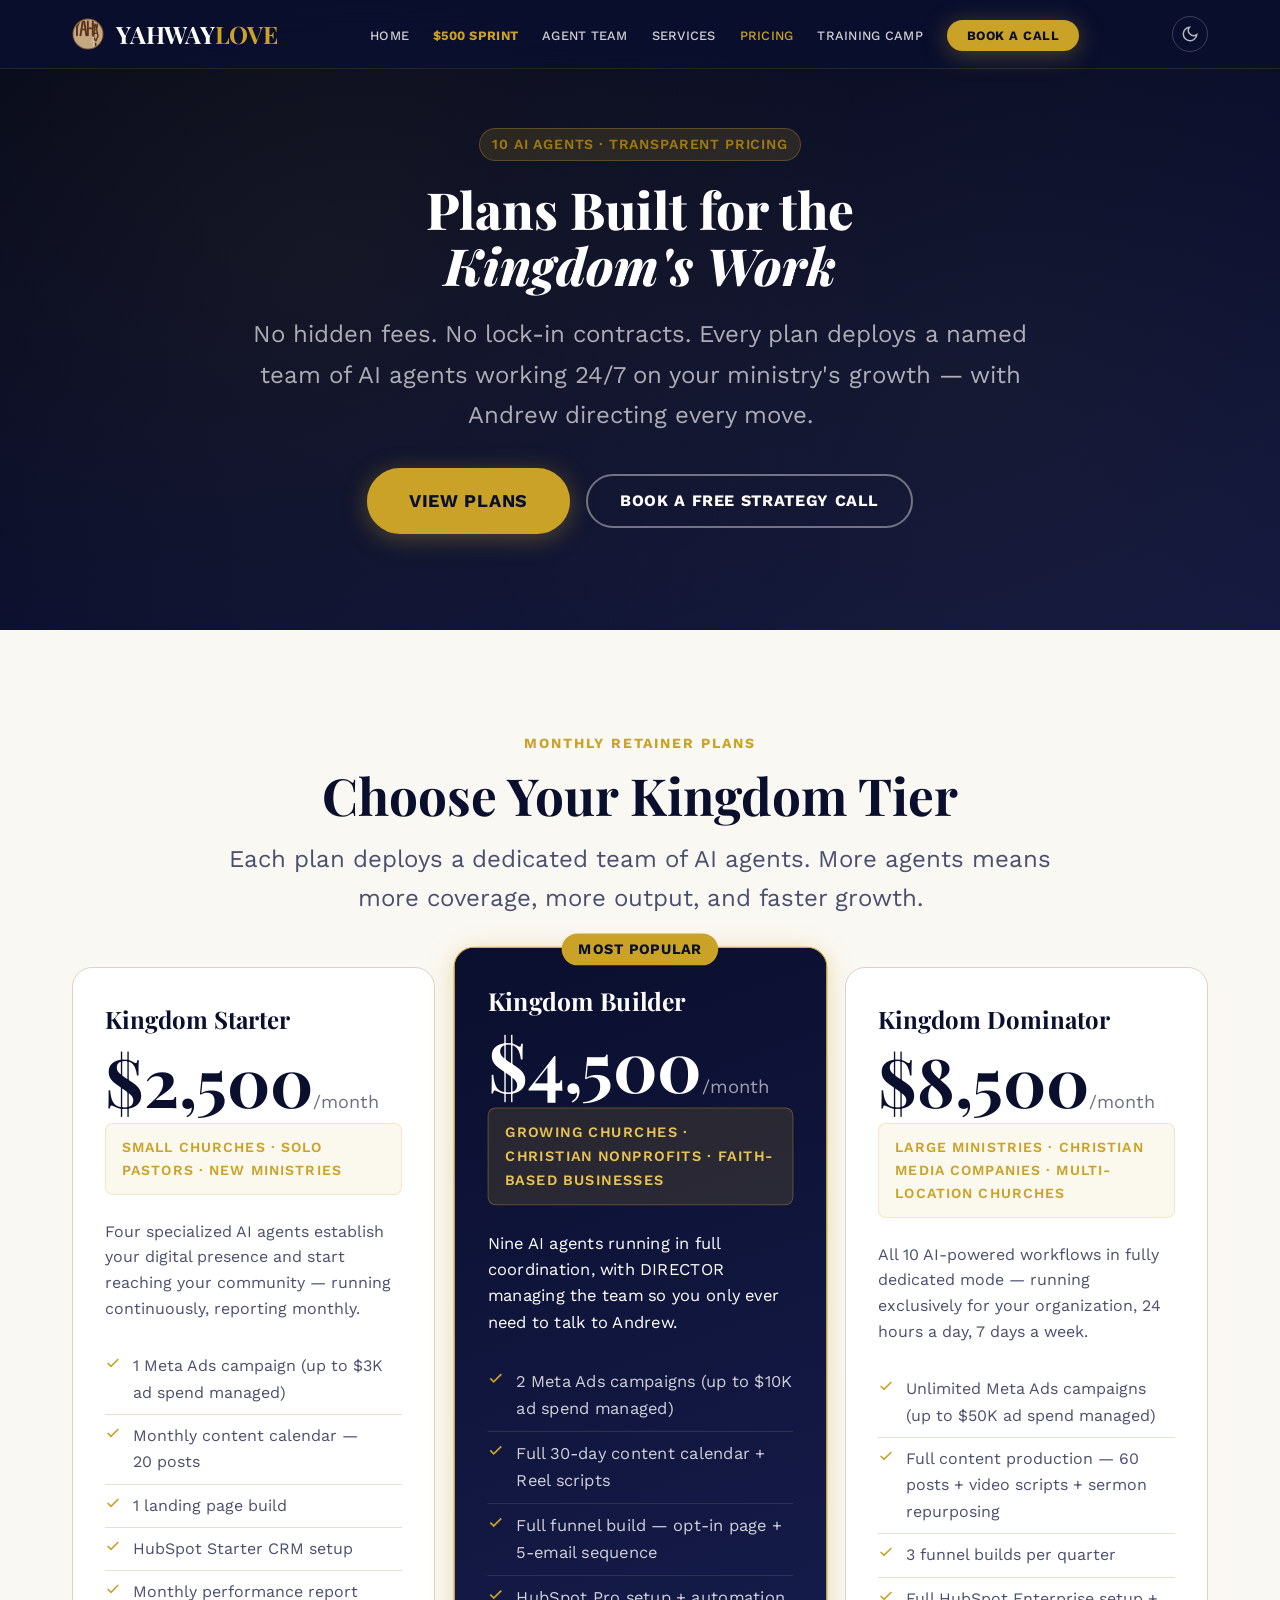
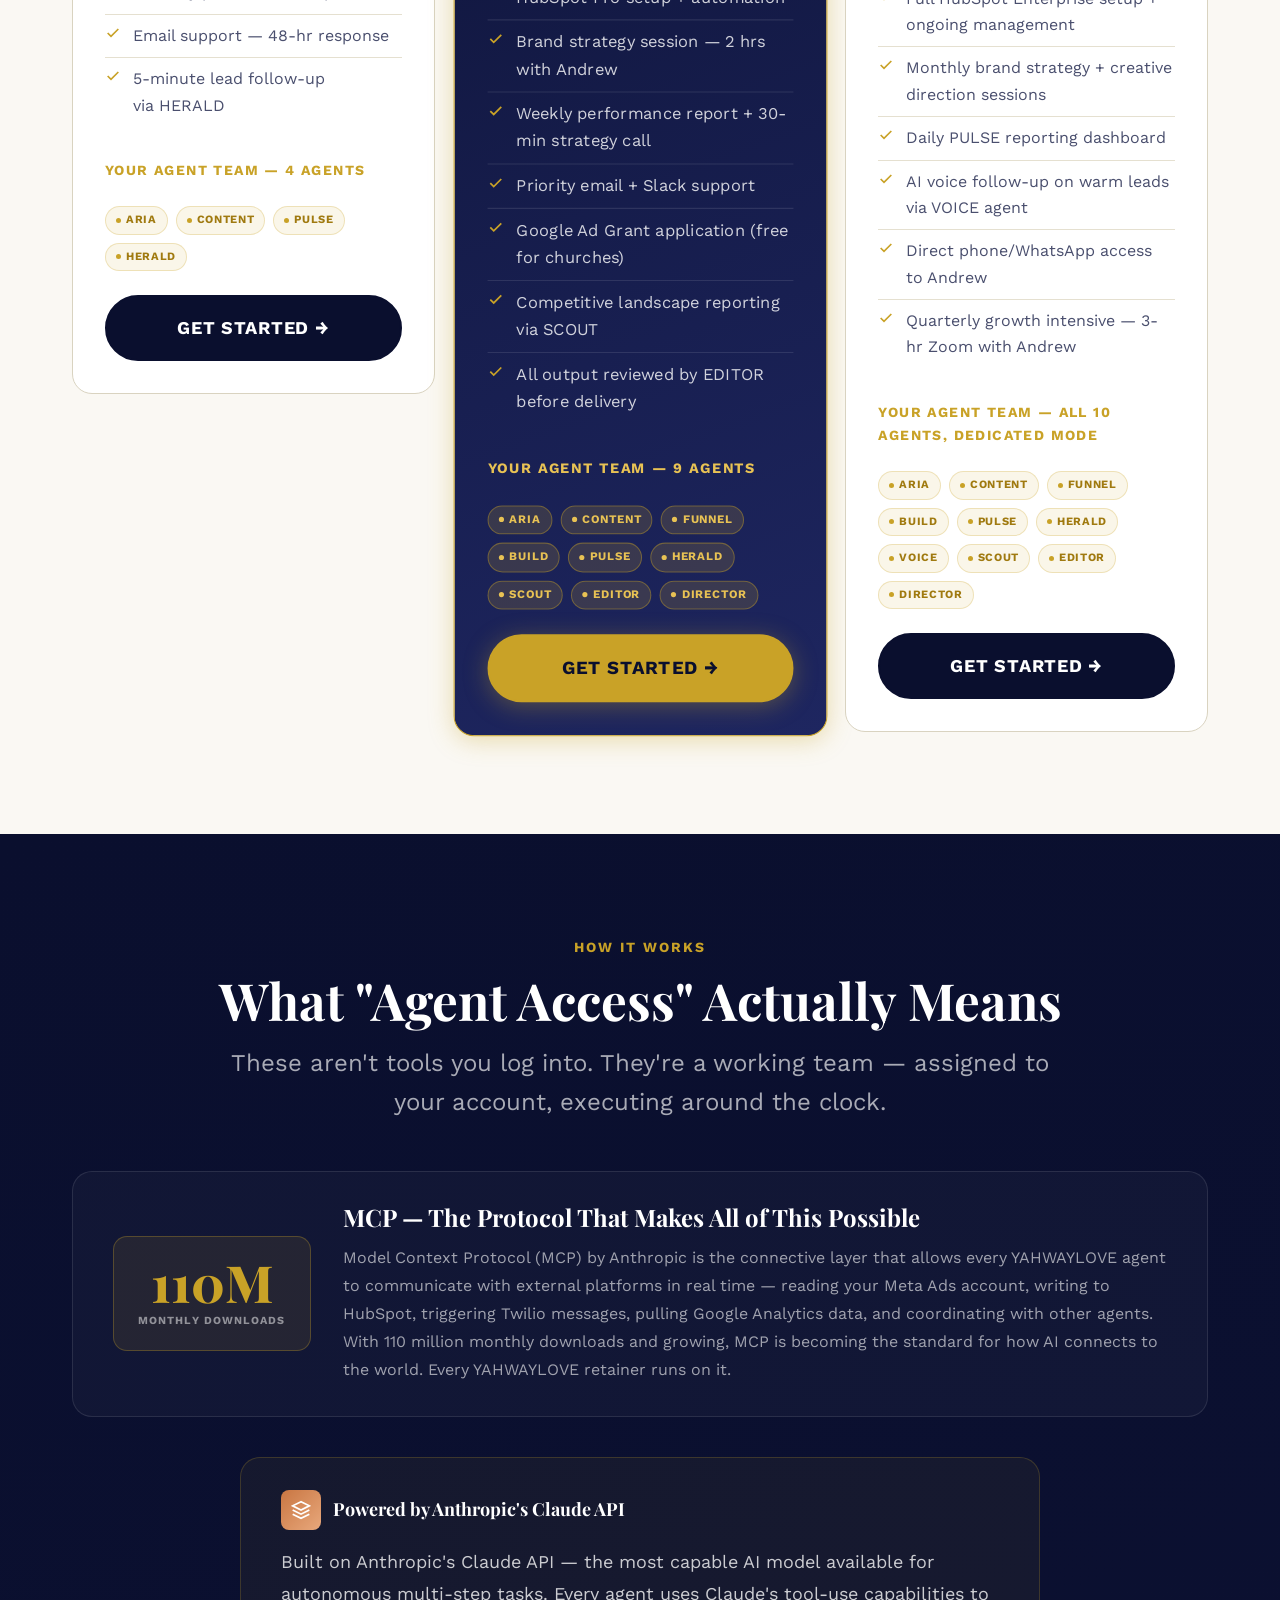
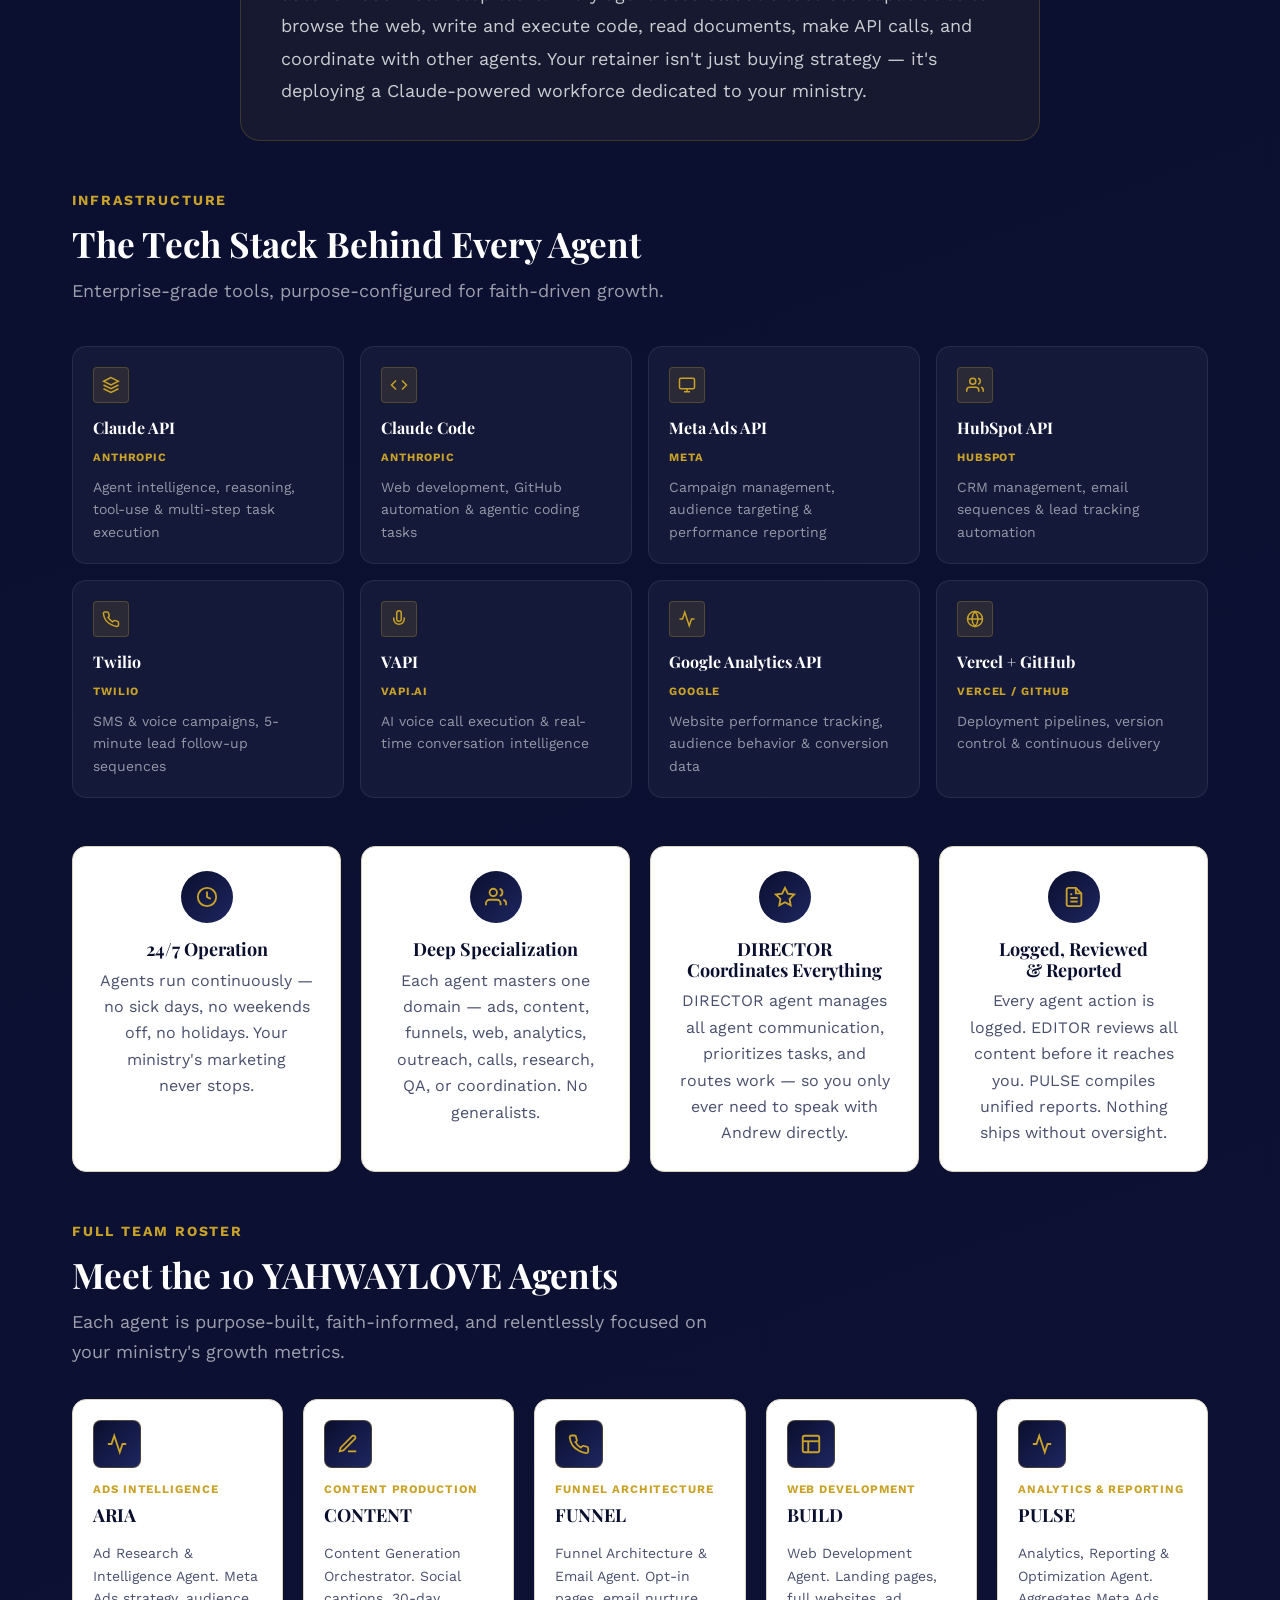
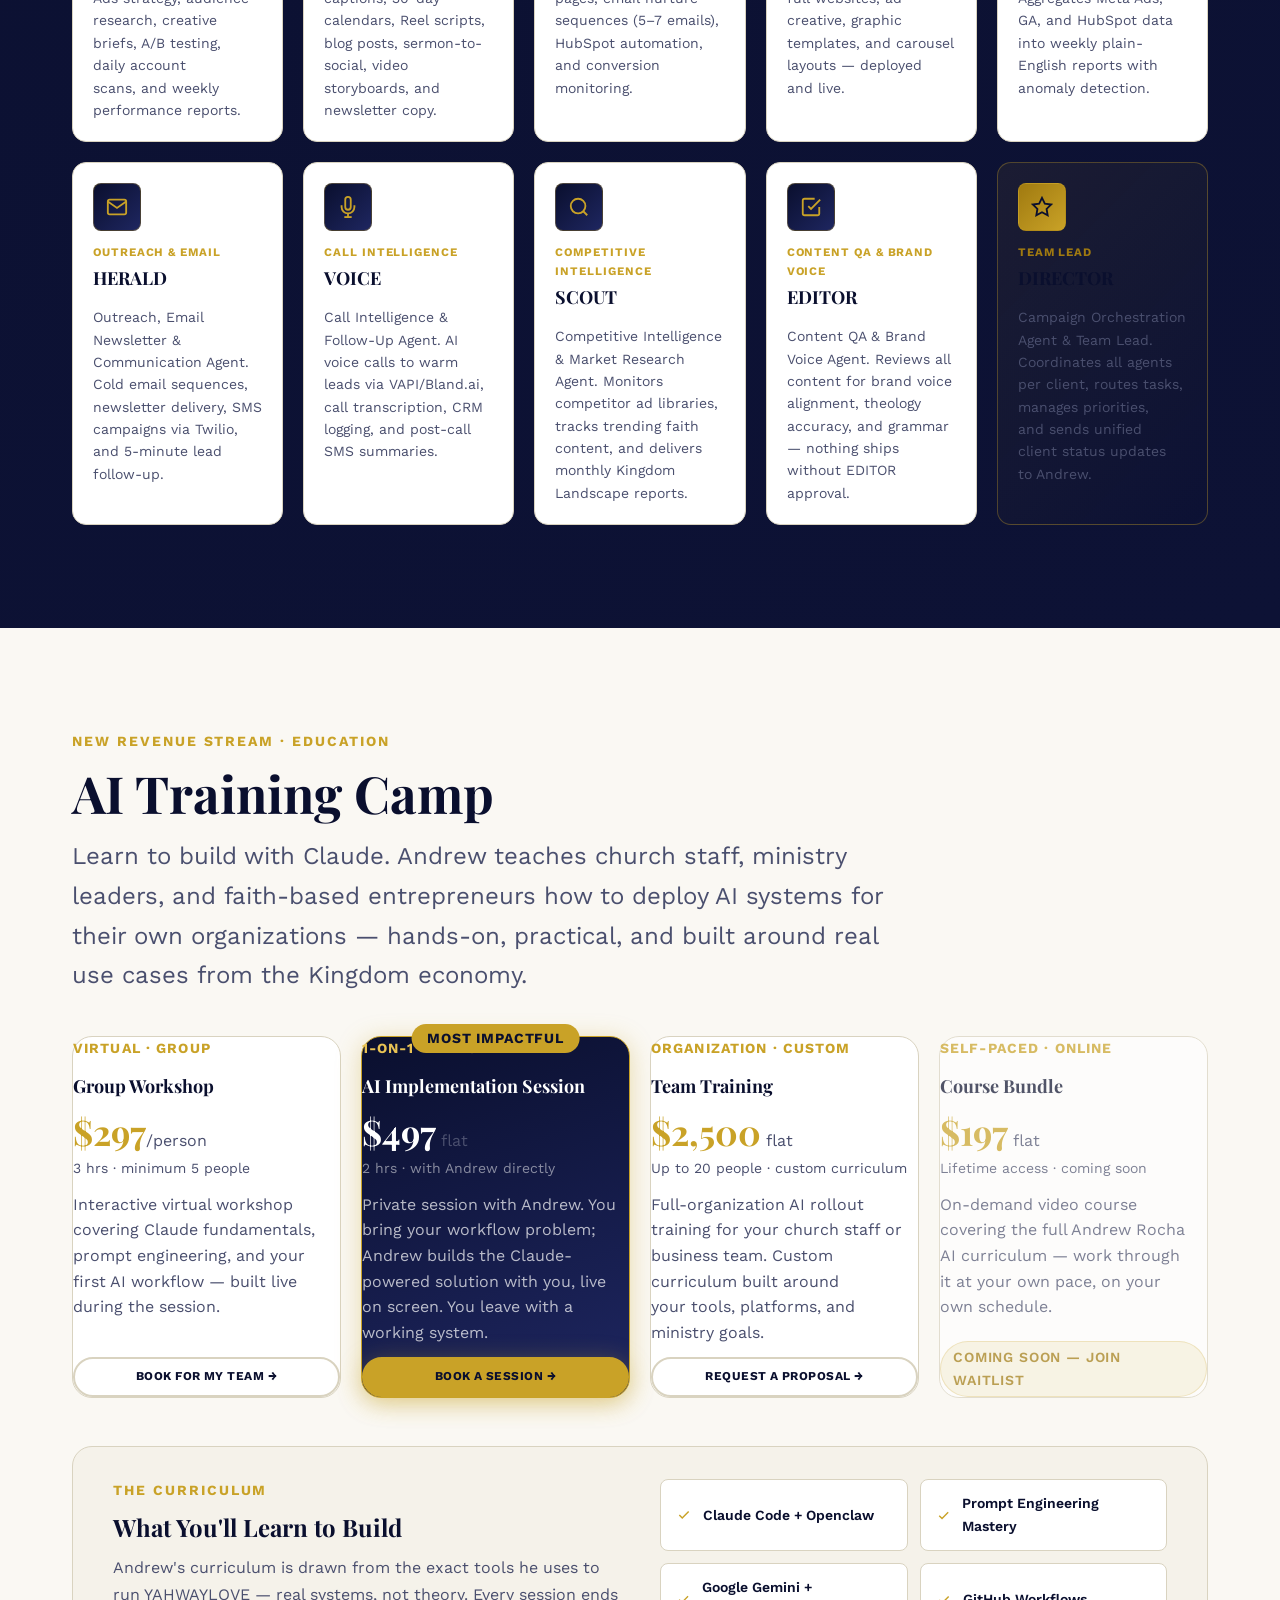
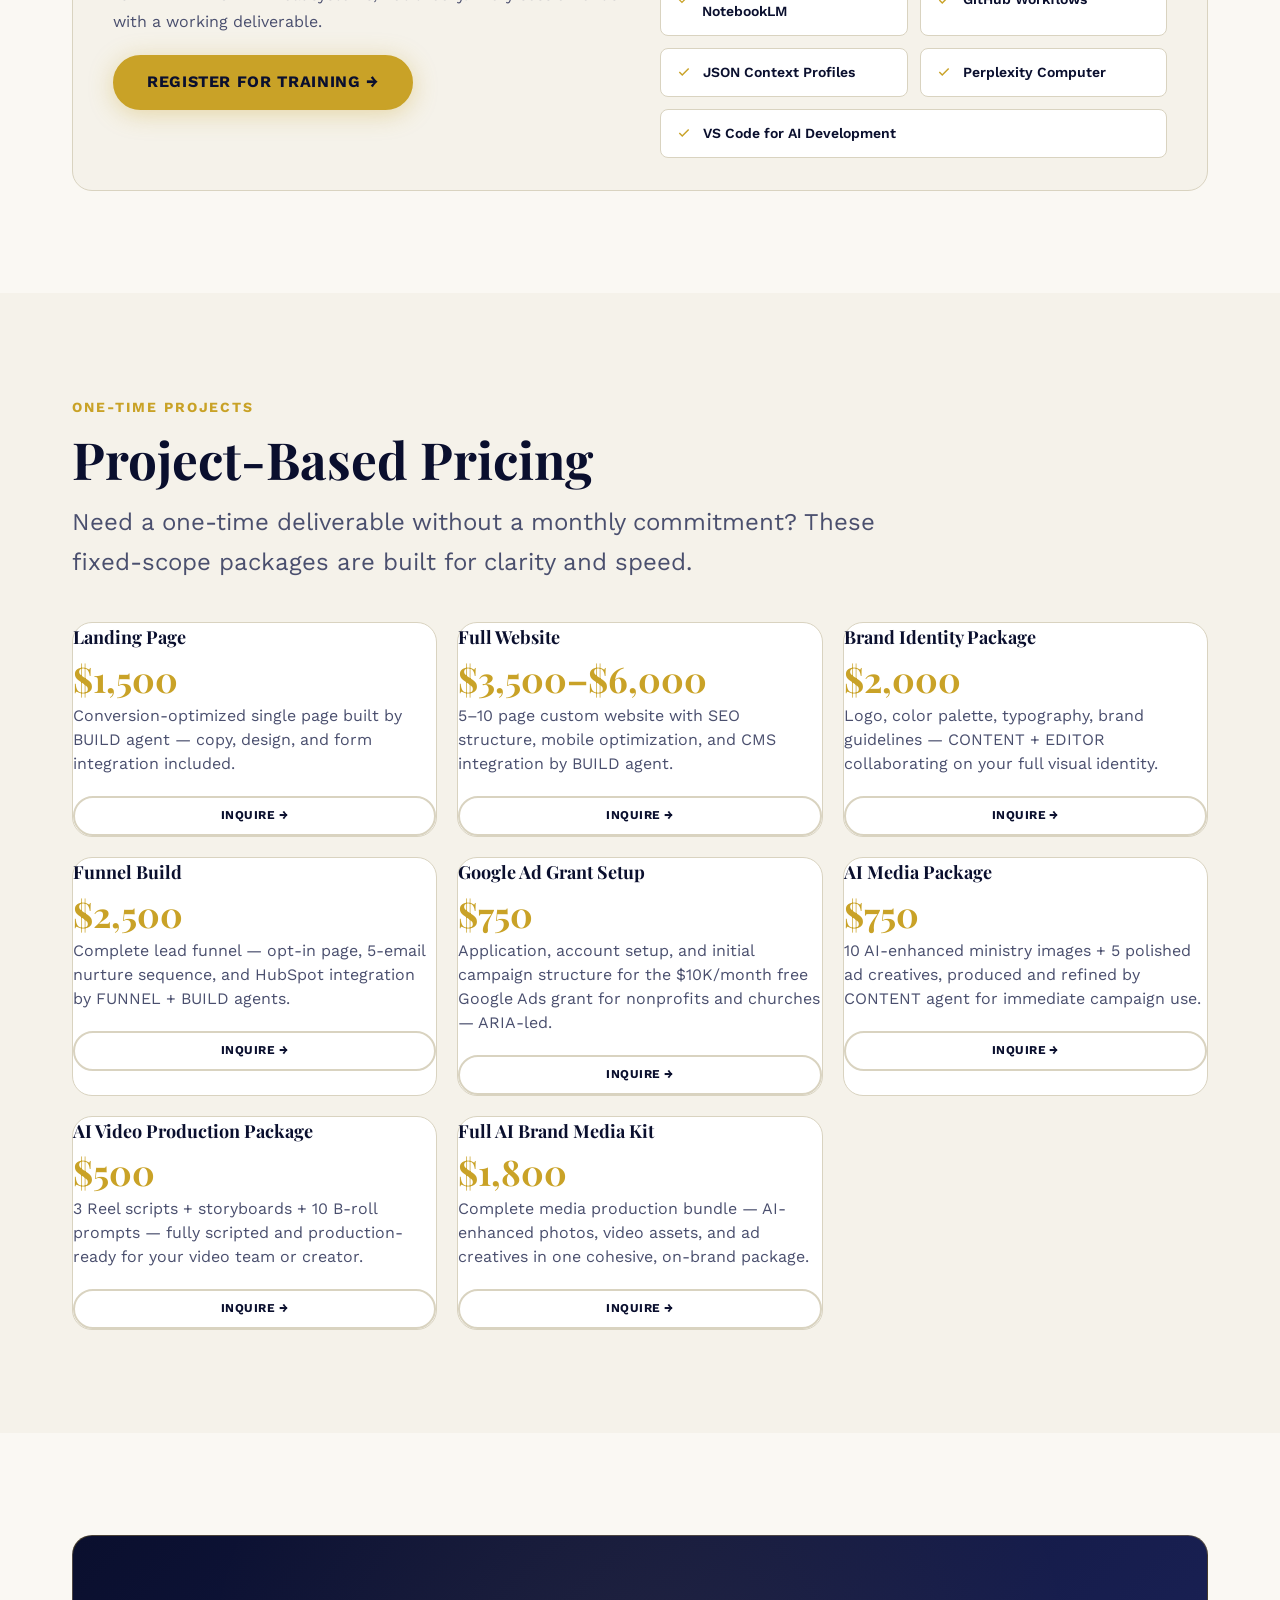
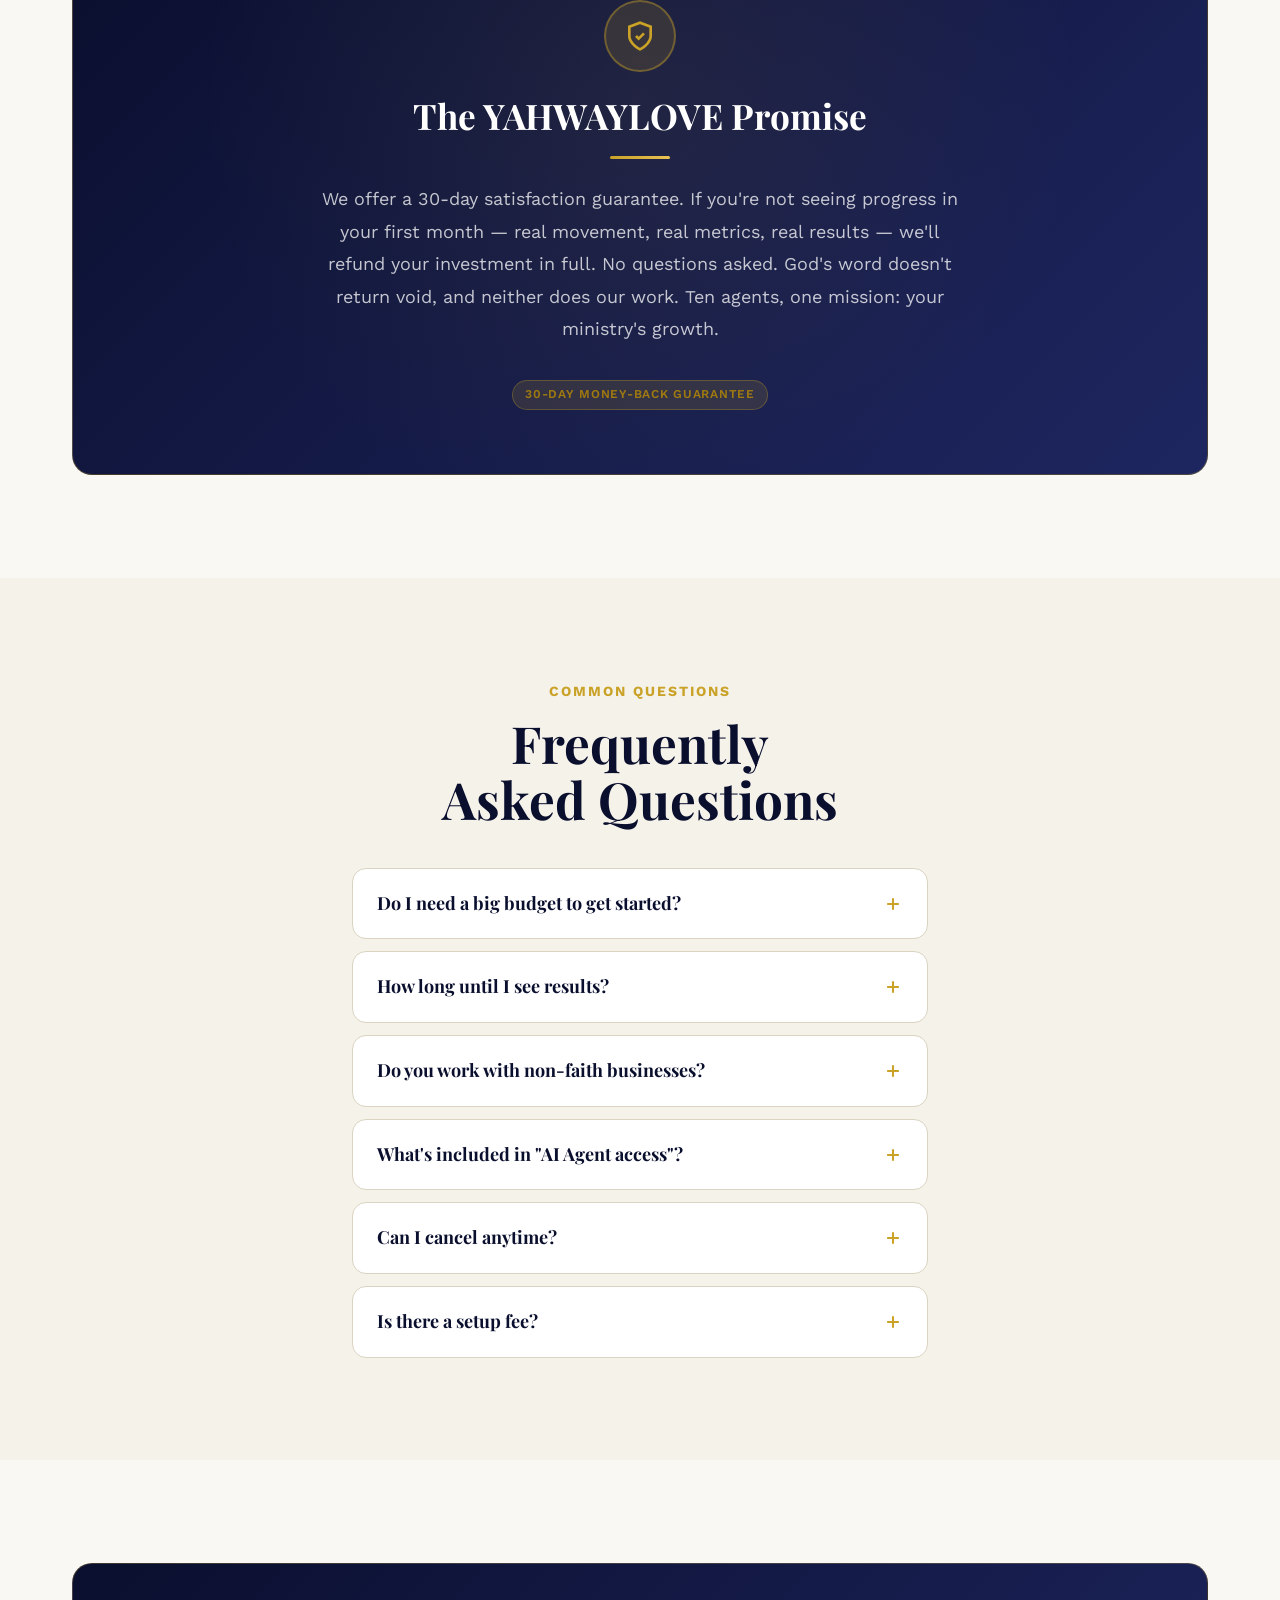
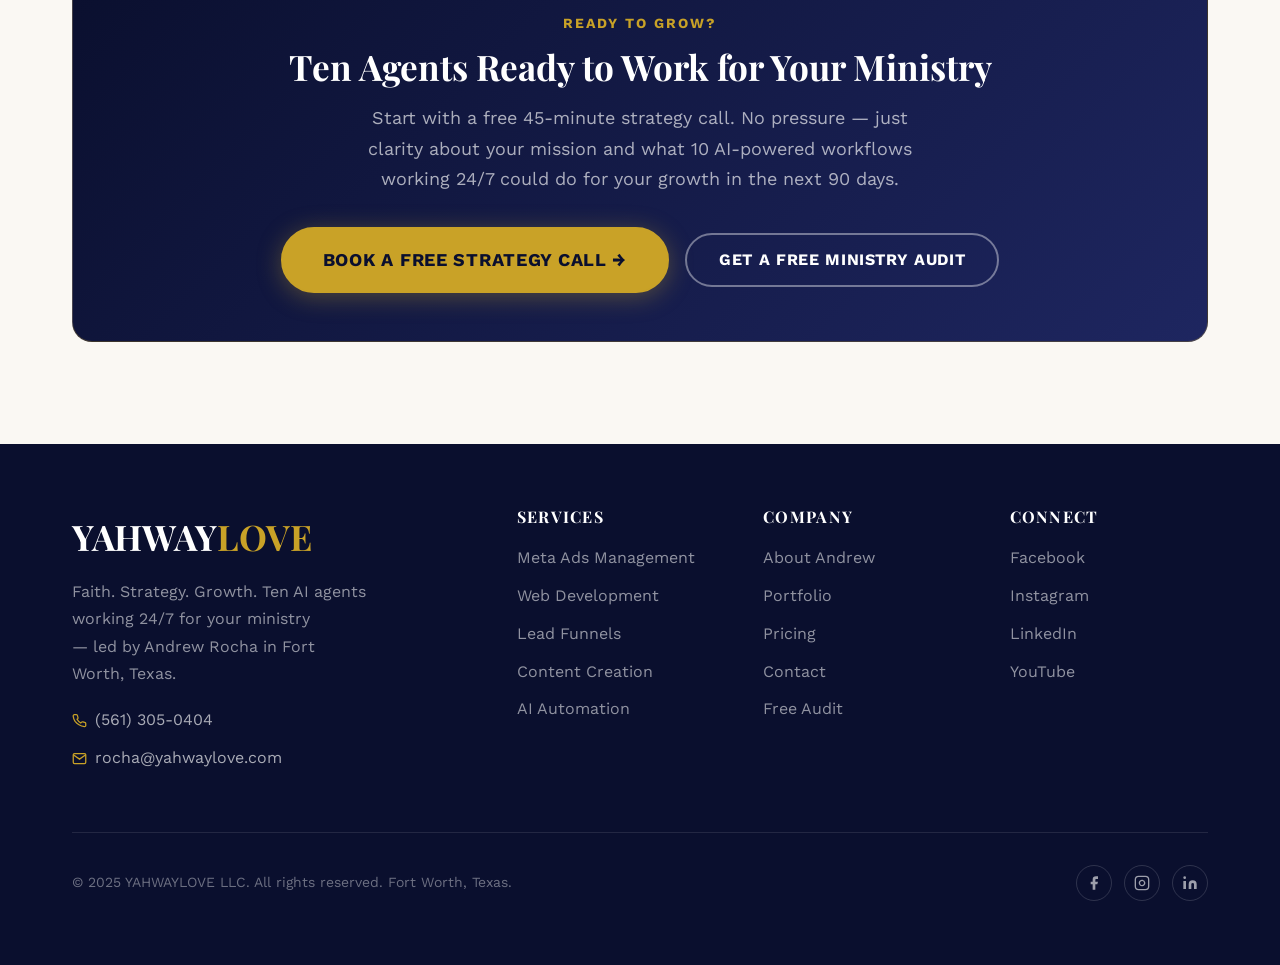
<file: pages/pricing.html>
<!DOCTYPE html>
<html lang="en">
<head>
  <meta charset="UTF-8" />
  <meta name="viewport" content="width=device-width, initial-scale=1.0" />
  <title>Pricing — YAHWAYLOVE LLC | Faith-Based AI Marketing Agency</title>
  <meta name="description" content="Transparent, mission-aligned pricing for churches, ministries, and faith-based businesses. Three tiers, ten AI agents, zero shortcuts." />
  <meta name="author" content="Andrew Rocha" />
  <meta property="og:title" content="Pricing — YAHWAYLOVE LLC" />
  <meta property="og:description" content="Kingdom Starter, Kingdom Builder, and Kingdom Dominator plans. 10 AI-powered workflows working 24/7 for your ministry." />
  <meta property="og:type" content="website" />
  <link rel="canonical" href="https://yahwaylove.com/pages/pricing.html" />

  <!-- Fonts -->
  <link rel="preconnect" href="https://fonts.googleapis.com" />
  <link rel="preconnect" href="https://fonts.gstatic.com" crossorigin />
  <link href="https://fonts.googleapis.com/css2?family=Playfair+Display:ital,wght@0,400;0,600;0,700;0,800;1,400;1,700&family=Work+Sans:wght@300..700&display=swap" rel="stylesheet" />

  <!-- Styles -->
  <link rel="stylesheet" href="../css/tokens.css" />
  <link rel="stylesheet" href="../css/base.css" />
  <link rel="stylesheet" href="../css/components.css" />

  <style>
    /* ---- PAGE HERO ---- */
    .page-hero {
      background: linear-gradient(160deg, #040818 0%, #0a0f2e 55%, #131840 100%);
      padding: clamp(var(--space-20), 12vw, var(--space-32)) 0 clamp(var(--space-16), 8vw, var(--space-24));
      text-align: center;
      position: relative;
      overflow: hidden;
    }
    .page-hero::before {
      content: '';
      position: absolute;
      inset: 0;
      background:
        radial-gradient(circle at 25% 40%, rgba(201,162,39,0.07) 0%, transparent 55%),
        radial-gradient(circle at 75% 60%, rgba(201,162,39,0.05) 0%, transparent 50%);
      pointer-events: none;
    }
    .page-hero-content { position: relative; z-index: 1; }
    .page-hero-title {
      font-family: var(--font-display);
      font-size: var(--text-2xl);
      font-weight: 800;
      color: var(--brand-white);
      line-height: 1.1;
      margin-bottom: var(--space-5);
    }
    .page-hero-sub {
      font-size: var(--text-lg);
      color: rgba(255,255,255,0.65);
      max-width: 52ch;
      margin: 0 auto var(--space-8);
      line-height: 1.7;
    }

    /* ---- PRICING GRID ---- */
    .pricing-grid {
      display: grid;
      grid-template-columns: 1fr 1fr 1fr;
      gap: var(--space-6);
      align-items: start;
    }
    @media (max-width: 960px) {
      .pricing-grid { grid-template-columns: 1fr; max-width: 520px; margin: 0 auto; }
    }
    .pricing-card { display: flex; flex-direction: column; }
    .pricing-card.featured { transform: scale(1.03); }
    @media (max-width: 960px) {
      .pricing-card.featured { transform: none; }
    }
    .pricing-card .pricing-features { flex: 1; }
    .pricing-card.featured .pricing-feature {
      border-bottom-color: rgba(255,255,255,0.1);
    }

    /* ---- AGENT TAGS ---- */
    .agent-tags {
      display: flex;
      flex-wrap: wrap;
      gap: var(--space-2);
      margin-top: var(--space-4);
      margin-bottom: var(--space-6);
    }
    .agent-tag {
      display: inline-flex;
      align-items: center;
      gap: 5px;
      padding: 4px 10px;
      border-radius: var(--radius-full);
      font-size: 0.7rem;
      font-weight: 700;
      letter-spacing: 0.06em;
      text-transform: uppercase;
      background: rgba(201,162,39,0.1);
      border: 1px solid rgba(201,162,39,0.25);
      color: var(--brand-gold-dim);
      white-space: nowrap;
    }
    .pricing-card.featured .agent-tag {
      background: rgba(201,162,39,0.18);
      border-color: rgba(201,162,39,0.4);
      color: var(--brand-gold-light);
    }
    .agent-tag .agent-dot {
      width: 5px; height: 5px;
      border-radius: 50%;
      background: var(--brand-gold);
      flex-shrink: 0;
    }
    .pricing-card.featured .agent-tag .agent-dot {
      background: var(--brand-gold-light);
    }
    .agents-label {
      font-size: var(--text-xs);
      font-weight: 700;
      letter-spacing: 0.1em;
      text-transform: uppercase;
      color: var(--color-primary);
      margin-bottom: var(--space-2);
      display: block;
    }
    .pricing-card.featured .agents-label { color: var(--brand-gold-light); }

    /* ---- FOR WHOM ---- */
    .pricing-for {
      font-size: var(--text-xs);
      font-weight: 600;
      color: var(--color-primary);
      text-transform: uppercase;
      letter-spacing: 0.08em;
      margin-bottom: var(--space-6);
      padding: var(--space-3) var(--space-4);
      background: rgba(201,162,39,0.08);
      border-radius: var(--radius-md);
      border: 1px solid rgba(201,162,39,0.2);
    }
    .pricing-card.featured .pricing-for {
      background: rgba(201,162,39,0.15);
      border-color: rgba(201,162,39,0.35);
      color: var(--brand-gold-light);
    }

    /* ---- AGENT ROSTER SECTION ---- */
    .agent-roster-grid {
      display: grid;
      grid-template-columns: repeat(5, 1fr);
      gap: var(--space-5);
    }
    @media (max-width: 1024px) {
      .agent-roster-grid { grid-template-columns: repeat(3, 1fr); }
    }
    @media (max-width: 640px) {
      .agent-roster-grid { grid-template-columns: 1fr 1fr; }
    }

    .agent-card {
      background: var(--color-surface);
      border: 1.5px solid var(--color-border);
      border-radius: var(--radius-lg);
      padding: var(--space-5);
      display: flex;
      flex-direction: column;
      gap: var(--space-3);
      transition: border-color var(--transition-fast), transform var(--transition-interactive), box-shadow var(--transition-interactive);
    }
    .agent-card:hover {
      border-color: rgba(201,162,39,0.45);
      transform: translateY(-3px);
      box-shadow: var(--shadow-md);
    }
    .agent-avatar {
      width: 48px; height: 48px;
      border-radius: var(--radius-md);
      background: linear-gradient(135deg, var(--brand-navy), var(--brand-navy-soft));
      border: 1.5px solid rgba(201,162,39,0.3);
      display: flex;
      align-items: center;
      justify-content: center;
      color: var(--brand-gold);
      flex-shrink: 0;
    }
    .agent-name {
      font-family: var(--font-display);
      font-size: var(--text-base);
      font-weight: 700;
      color: var(--color-text);
    }
    .agent-role {
      font-size: 0.72rem;
      font-weight: 700;
      letter-spacing: 0.08em;
      text-transform: uppercase;
      color: var(--color-primary);
      margin-bottom: 2px;
    }
    .agent-desc {
      font-size: var(--text-xs);
      color: var(--color-text-muted);
      line-height: 1.6;
    }

    /* ---- AGENT ACCESS EXPLAINER ---- */
    .agent-access-grid {
      display: grid;
      grid-template-columns: repeat(4, 1fr);
      gap: var(--space-5);
    }
    @media (max-width: 900px) {
      .agent-access-grid { grid-template-columns: 1fr 1fr; }
    }
    @media (max-width: 560px) {
      .agent-access-grid { grid-template-columns: 1fr; }
    }

    .agent-access-item {
      background: var(--color-surface);
      border: 1.5px solid var(--color-border);
      border-radius: var(--radius-lg);
      padding: var(--space-6);
      text-align: center;
    }
    .agent-access-icon {
      width: 52px; height: 52px;
      border-radius: var(--radius-full);
      background: linear-gradient(135deg, var(--brand-navy), var(--brand-navy-soft));
      display: flex;
      align-items: center;
      justify-content: center;
      color: var(--brand-gold);
      margin: 0 auto var(--space-4);
    }
    .agent-access-item h4 {
      font-family: var(--font-display);
      font-size: var(--text-base);
      font-weight: 700;
      color: var(--color-text);
      margin-bottom: var(--space-2);
    }
    .agent-access-item p {
      font-size: var(--text-sm);
      color: var(--color-text-muted);
      line-height: 1.65;
    }

    /* ---- ONE-TIME PRICING ---- */
    .one-time-grid {
      display: grid;
      grid-template-columns: repeat(3, 1fr);
      gap: var(--space-5);
    }
    @media (max-width: 900px) {
      .one-time-grid { grid-template-columns: 1fr 1fr; }
    }
    @media (max-width: 560px) {
      .one-time-grid { grid-template-columns: 1fr; }
    }
    .one-time-card {
      background: var(--color-surface);
      border: 1.5px solid var(--color-border);
      border-radius: var(--radius-xl);
      padding: var(--space-6) var(--space-7);
      display: flex;
      flex-direction: column;
      gap: var(--space-2);
      transition: transform var(--transition-interactive), box-shadow var(--transition-interactive), border-color var(--transition-interactive);
    }
    .one-time-card:hover {
      transform: translateY(-4px);
      box-shadow: var(--shadow-md);
      border-color: rgba(201,162,39,0.4);
    }
    .one-time-name {
      font-family: var(--font-display);
      font-size: var(--text-base);
      font-weight: 700;
      color: var(--color-text);
    }
    .one-time-price {
      font-family: var(--font-display);
      font-size: var(--text-xl);
      font-weight: 700;
      color: var(--brand-gold);
      line-height: 1;
    }
    .one-time-desc {
      font-size: var(--text-sm);
      color: var(--color-text-muted);
      line-height: 1.5;
    }

    /* ---- FAQ ---- */
    .faq-list { display: flex; flex-direction: column; gap: var(--space-3); }
    .faq-item {
      background: var(--color-surface);
      border: 1.5px solid var(--color-border);
      border-radius: var(--radius-lg);
      overflow: hidden;
      transition: border-color var(--transition-fast);
    }
    .faq-item:hover { border-color: rgba(201,162,39,0.4); }
    .faq-question {
      width: 100%;
      text-align: left;
      padding: var(--space-5) var(--space-6);
      font-family: var(--font-display);
      font-size: var(--text-base);
      font-weight: 700;
      color: var(--color-text);
      background: none;
      border: none;
      cursor: pointer;
      display: flex;
      align-items: center;
      justify-content: space-between;
      gap: var(--space-4);
      transition: color var(--transition-fast);
    }
    .faq-question:hover { color: var(--color-primary); }
    .faq-question svg {
      flex-shrink: 0;
      color: var(--color-primary);
      transition: transform var(--transition-interactive);
    }
    .faq-item.open .faq-question svg { transform: rotate(45deg); }
    .faq-answer {
      max-height: 0;
      overflow: hidden;
      transition: max-height 0.4s cubic-bezier(0.16,1,0.3,1);
    }
    .faq-item.open .faq-answer { max-height: 500px; }
    .faq-answer-inner {
      padding: 0 var(--space-6) var(--space-6);
      font-size: var(--text-base);
      color: var(--color-text-muted);
      line-height: 1.7;
      border-top: 1px solid var(--color-divider);
      padding-top: var(--space-4);
    }

    /* ---- GUARANTEE ---- */
    .guarantee-block {
      background: linear-gradient(135deg, var(--brand-navy) 0%, var(--brand-navy-soft) 100%);
      border-radius: var(--radius-xl);
      padding: clamp(var(--space-10), 6vw, var(--space-16)) var(--space-12);
      text-align: center;
      border: 1px solid rgba(201,162,39,0.3);
      position: relative;
      overflow: hidden;
    }
    .guarantee-block::before {
      content: '';
      position: absolute;
      inset: 0;
      background: radial-gradient(circle at 50% 30%, rgba(201,162,39,0.08) 0%, transparent 65%);
    }
    .guarantee-block > * { position: relative; z-index: 1; }
    .guarantee-icon {
      width: 72px; height: 72px;
      background: rgba(201,162,39,0.15);
      border: 2px solid rgba(201,162,39,0.4);
      border-radius: var(--radius-full);
      display: flex;
      align-items: center;
      justify-content: center;
      margin: 0 auto var(--space-6);
      color: var(--brand-gold);
    }
    .guarantee-title {
      font-family: var(--font-display);
      font-size: var(--text-xl);
      font-weight: 700;
      color: var(--brand-white);
      margin-bottom: var(--space-5);
    }
    .guarantee-text {
      font-size: var(--text-base);
      color: rgba(255,255,255,0.75);
      max-width: 58ch;
      margin: 0 auto var(--space-8);
      line-height: 1.8;
    }

    /* ---- CTA BANNER ---- */
    .cta-banner {
      background: linear-gradient(135deg, var(--brand-navy) 0%, var(--brand-navy-soft) 100%);
      border-radius: var(--radius-xl);
      padding: var(--space-12) var(--space-10);
      text-align: center;
      border: 1px solid rgba(201,162,39,0.25);
    }
    .cta-banner h2 {
      font-family: var(--font-display);
      font-size: var(--text-xl);
      font-weight: 700;
      color: var(--brand-white);
      margin-bottom: var(--space-4);
    }
    .cta-banner p {
      color: rgba(255,255,255,0.65);
      max-width: 50ch;
      margin: 0 auto var(--space-8);
      font-size: var(--text-base);
      line-height: 1.7;
    }
    .btn-group {
      display: flex;
      align-items: center;
      justify-content: center;
      gap: var(--space-4);
      flex-wrap: wrap;
    }

    .section-offset { background: var(--color-surface-2); }

    /* ---- AI TRAINING CAMP ---- */
    .camp-grid {
      display: grid;
      grid-template-columns: repeat(4, 1fr);
      gap: var(--space-5);
    }
    @media (max-width: 900px) {
      .camp-grid { grid-template-columns: 1fr 1fr; }
    }
    @media (max-width: 560px) {
      .camp-grid { grid-template-columns: 1fr; }
    }
    .camp-card {
      background: var(--color-surface);
      border: 1.5px solid var(--color-border);
      border-radius: var(--radius-xl);
      padding: var(--space-7);
      display: flex;
      flex-direction: column;
      gap: var(--space-3);
      transition: transform var(--transition-interactive), box-shadow var(--transition-interactive), border-color var(--transition-interactive);
      position: relative;
    }
    .camp-card:hover {
      transform: translateY(-4px);
      box-shadow: var(--shadow-md);
      border-color: rgba(201,162,39,0.45);
    }
    .camp-card.featured-camp {
      background: linear-gradient(160deg, var(--brand-navy) 0%, var(--brand-navy-soft) 100%);
      border-color: var(--brand-gold);
      box-shadow: var(--shadow-gold);
    }
    .camp-card.featured-camp .camp-name,
    .camp-card.featured-camp .camp-price { color: var(--brand-white); }
    .camp-card.featured-camp .camp-desc { color: rgba(255,255,255,0.7); }
    .camp-card.coming-soon { opacity: 0.7; }
    .camp-badge {
      position: absolute;
      top: -13px; left: 50%; transform: translateX(-50%);
      background: var(--brand-gold);
      color: var(--brand-navy);
      font-size: var(--text-xs);
      font-weight: 700;
      padding: 3px var(--space-4);
      border-radius: var(--radius-full);
      letter-spacing: 0.06em;
      text-transform: uppercase;
      white-space: nowrap;
    }
    .camp-name {
      font-family: var(--font-display);
      font-size: var(--text-base);
      font-weight: 700;
      color: var(--color-text);
    }
    .camp-price {
      font-family: var(--font-display);
      font-size: var(--text-xl);
      font-weight: 700;
      color: var(--brand-gold);
      line-height: 1;
    }
    .camp-price span {
      font-size: var(--text-sm);
      font-family: var(--font-body);
      font-weight: 400;
      color: var(--color-text-muted);
    }
    .camp-meta {
      font-size: var(--text-xs);
      font-weight: 700;
      letter-spacing: 0.08em;
      text-transform: uppercase;
      color: var(--color-primary);
    }
    .camp-card.featured-camp .camp-meta { color: var(--brand-gold-light); }
    .camp-desc {
      font-size: var(--text-sm);
      color: var(--color-text-muted);
      line-height: 1.6;
    }
    .curriculum-list {
      display: flex;
      flex-direction: column;
      gap: var(--space-2);
      margin-top: var(--space-4);
    }
    .curriculum-item {
      display: flex;
      align-items: center;
      gap: var(--space-2);
      font-size: var(--text-xs);
      color: var(--color-text-muted);
    }
    .curriculum-item svg { color: var(--color-primary); flex-shrink: 0; }
    .camp-card.featured-camp .curriculum-item { color: rgba(255,255,255,0.7); }
    .camp-card.featured-camp .curriculum-item svg { color: var(--brand-gold); }

    /* ---- MCP CALLOUT ---- */
    .mcp-callout {
      display: grid;
      grid-template-columns: auto 1fr;
      gap: var(--space-8);
      align-items: center;
      background: rgba(255,255,255,0.03);
      border: 1px solid rgba(255,255,255,0.1);
      border-radius: var(--radius-xl);
      padding: var(--space-8) var(--space-10);
      margin-bottom: var(--space-10);
    }
    @media (max-width: 640px) {
      .mcp-callout { grid-template-columns: 1fr; padding: var(--space-6); text-align: center; }
      .mcp-stat { margin: 0 auto; }
    }
    .mcp-stat {
      text-align: center;
      background: rgba(201,162,39,0.1);
      border: 1.5px solid rgba(201,162,39,0.3);
      border-radius: var(--radius-lg);
      padding: var(--space-5) var(--space-6);
      min-width: 140px;
    }
    .mcp-stat-number {
      font-family: var(--font-display);
      font-size: var(--text-2xl);
      font-weight: 800;
      color: var(--brand-gold);
      line-height: 1;
      margin-bottom: var(--space-1);
    }
    .mcp-stat-label {
      font-size: 0.68rem;
      font-weight: 700;
      letter-spacing: 0.1em;
      text-transform: uppercase;
      color: rgba(255,255,255,0.5);
    }
    .mcp-body h4 {
      font-family: var(--font-display);
      font-size: var(--text-lg);
      font-weight: 700;
      color: var(--brand-white);
      margin-bottom: var(--space-3);
    }
    .mcp-body p {
      font-size: var(--text-sm);
      color: rgba(255,255,255,0.6);
      line-height: 1.75;
      max-width: none;
    }

    /* ---- TECH STACK ---- */
    .tech-stack-grid { }
    @media (max-width: 900px) {
      .tech-stack-grid { grid-template-columns: repeat(2,1fr) !important; }
    }
    @media (max-width: 560px) {
      .tech-stack-grid { grid-template-columns: 1fr 1fr !important; }
    }
    .tech-item {
      background: rgba(255,255,255,0.04);
      border: 1px solid rgba(255,255,255,0.08);
      border-radius: var(--radius-lg);
      padding: var(--space-5);
      display: flex;
      flex-direction: column;
      gap: var(--space-2);
      transition: border-color var(--transition-fast), background var(--transition-fast);
    }
    .tech-item:hover {
      border-color: rgba(201,162,39,0.35);
      background: rgba(201,162,39,0.05);
    }
    .tech-icon {
      width: 36px; height: 36px;
      border-radius: var(--radius-sm);
      background: rgba(201,162,39,0.12);
      border: 1px solid rgba(201,162,39,0.25);
      display: flex;
      align-items: center;
      justify-content: center;
      color: var(--brand-gold);
      margin-bottom: var(--space-1);
    }
    .tech-name {
      font-family: var(--font-display);
      font-size: var(--text-sm);
      font-weight: 700;
      color: var(--brand-white);
    }
    .tech-vendor {
      font-size: 0.7rem;
      font-weight: 700;
      letter-spacing: 0.08em;
      text-transform: uppercase;
      color: var(--brand-gold);
    }
    .tech-desc {
      font-size: var(--text-xs);
      color: rgba(255,255,255,0.55);
      line-height: 1.6;
    }

    /* ---- DARK SECTION ---- */
    .section-dark {
      background: linear-gradient(160deg, var(--brand-navy) 0%, #0d1235 100%);
    }
    .section-dark .section-title { color: var(--brand-white); }
    .section-dark .section-sub { color: rgba(255,255,255,0.65); }
    .section-dark .section-label { color: var(--brand-gold); }
  </style>
</head>
<body>

  <!-- NAV -->
  <nav class="nav" role="navigation" aria-label="Main navigation">
    <div class="nav-inner">
      <a href="../index.html" class="nav-logo" aria-label="YAHWAYLOVE home">
        <svg width="32" height="32" viewBox="0 0 200 200" fill="none" xmlns="http://www.w3.org/2000/svg" aria-label="YAHWAYLOVE"><defs>
    <clipPath id="bc">
      <circle cx="100" cy="100" r="89"/>
    </clipPath>
  </defs>

  <!-- Badge -->
  <circle cx="100" cy="100" r="97" fill="#7a5533"/>
  <circle cx="100" cy="100" r="91" fill="#c4a882"/>

  <g clip-path="url(#bc)">

    <!-- ══ YAH — left column (x: 14–130) ══ -->

    <!-- Y -->
    <line x1="16" y1="22" x2="31" y2="55" stroke="#5c3318" stroke-width="12" stroke-linecap="round"/>
    <line x1="46" y1="22" x2="31" y2="55" stroke="#5c3318" stroke-width="12" stroke-linecap="round"/>
    <line x1="31" y1="55" x2="31" y2="108" stroke="#5c3318" stroke-width="12" stroke-linecap="round"/>

    <!-- A -->
    <line x1="53" y1="108" x2="67" y2="22" stroke="#5c3318" stroke-width="12" stroke-linecap="round"/>
    <line x1="90" y1="108" x2="76" y2="22" stroke="#5c3318" stroke-width="12" stroke-linecap="round"/>
    <line x1="58" y1="72" x2="85" y2="72" stroke="#5c3318" stroke-width="10" stroke-linecap="round"/>

    <!-- H -->
    <line x1="99" y1="22" x2="99" y2="108" stroke="#5c3318" stroke-width="12" stroke-linecap="round"/>
    <line x1="130" y1="22" x2="130" y2="108" stroke="#5c3318" stroke-width="12" stroke-linecap="round"/>
    <line x1="99" y1="65" x2="130" y2="65" stroke="#5c3318" stroke-width="10" stroke-linecap="round"/>

    <!-- ══ WAY — right column (x: 138–172)
         Circle at y=35: max x = 100+sqrt(89²-65²) = 100+sqrt(7921-4225) = 100+60.8 = 160.8
         Circle at y=50: max x = 100+sqrt(89²-50²) = 100+sqrt(7921-2500) = 100+73.6 = 173.6
         So W can start at y=38, safe x up to ~158
    ══ -->

    <!-- W (y: 36–66, x: 136–162) -->
    <line x1="136" y1="36" x2="141" y2="62" stroke="#5c3318" stroke-width="9" stroke-linecap="round"/>
    <line x1="141" y1="62" x2="148" y2="40" stroke="#5c3318" stroke-width="9" stroke-linecap="round"/>
    <line x1="148" y1="40" x2="155" y2="62" stroke="#5c3318" stroke-width="9" stroke-linecap="round"/>
    <line x1="155" y1="62" x2="160" y2="36" stroke="#5c3318" stroke-width="9" stroke-linecap="round"/>

    <!-- A (y: 68–110, x: 135–162) -->
    <line x1="135" y1="110" x2="144" y2="68" stroke="#5c3318" stroke-width="9" stroke-linecap="round"/>
    <line x1="162" y1="110" x2="153" y2="68" stroke="#5c3318" stroke-width="9" stroke-linecap="round"/>
    <line x1="138" y1="96" x2="159" y2="96" stroke="#5c3318" stroke-width="8" stroke-linecap="round"/>

    <!-- Y (y: 114–178, x: 135–162) -->
    <line x1="135" y1="114" x2="148" y2="145" stroke="#5c3318" stroke-width="9" stroke-linecap="round"/>
    <line x1="162" y1="114" x2="148" y2="145" stroke="#5c3318" stroke-width="9" stroke-linecap="round"/>
    <line x1="148" y1="145" x2="148" y2="183" stroke="#5c3318" stroke-width="9" stroke-linecap="round"/>

    <!-- ══ CROSS (cream) ══ -->
    <line x1="134" y1="120" x2="134" y2="185" stroke="#e8d4bc" stroke-width="7" stroke-linecap="round"/>
    <line x1="118" y1="150" x2="152" y2="150" stroke="#e8d4bc" stroke-width="7" stroke-linecap="round"/>

    <!-- JESUS -->
    <text x="134" y="153.5" font-family="Georgia,serif" font-size="6" fill="#6b4220" text-anchor="middle" font-weight="bold" letter-spacing="0.6">JESUS</text>

    <!-- ANDREW -->
    <g transform="rotate(-90 134 133)">
      <text x="134" y="136" font-family="Georgia,serif" font-size="5" fill="#6b4220" text-anchor="middle" letter-spacing="0.3">ANDREW</text>
    </g>

    <!-- HAILEY -->
    <g transform="rotate(-90 134 168)">
      <text x="134" y="171" font-family="Georgia,serif" font-size="5" fill="#6b4220" text-anchor="middle" letter-spacing="0.3">HAILEY</text>
    </g>

  </g></svg>
        <span class="nav-logo-text">YAHWAY<span>LOVE</span></span>
      </a>
      <ul class="nav-links" role="list">
        <li><a href="../index.html">Home</a></li>
        <li><a href="sprint.html" style="color:var(--brand-gold);font-weight:700;">$500 Sprint</a></li>
        <li><a href="agents.html">Agent Team</a></li>
        <li><a href="services.html">Services</a></li>
        <li><a href="pricing.html">Pricing</a></li>
        <li><a href="training.html">Training Camp</a></li>
        <li><a href="contact.html" class="nav-cta">Book a Call</a></li>
      </ul>
      <div style="display:flex;align-items:center;gap:var(--space-3);">
        <button class="theme-toggle" data-theme-toggle aria-label="Toggle theme">
          <svg width="18" height="18" viewBox="0 0 24 24" fill="none" stroke="currentColor" stroke-width="2"><path d="M21 12.79A9 9 0 1 1 11.21 3 7 7 0 0 0 21 12.79z"/></svg>
        </button>
        <button class="hamburger" aria-label="Open menu" aria-expanded="false">
          <span></span><span></span><span></span>
        </button>
      </div>
    </div>
  </nav>

  <!-- PAGE HERO -->
  <section class="page-hero">
    <div class="container page-hero-content">
      <div data-animate>
        <span class="badge badge-gold" style="margin-bottom:var(--space-5);">10 AI Agents · Transparent Pricing</span>
        <h1 class="page-hero-title">Plans Built for the<br><em>Kingdom's Work</em></h1>
        <p class="page-hero-sub">No hidden fees. No lock-in contracts. Every plan deploys a named team of AI agents working 24/7 on your ministry's growth — with Andrew directing every move.</p>
        <div class="flex-center gap-4" style="flex-wrap:wrap;">
          <a href="#plans" class="btn btn-primary btn-lg">View Plans</a>
          <a href="contact.html" class="btn btn-outline">Book a Free Strategy Call</a>
        </div>
      </div>
    </div>
  </section>

  <!-- PRICING TIERS -->
  <section id="plans">
    <div class="container">
      <div class="text-center" style="margin-bottom:var(--space-12);" data-animate>
        <span class="section-label">Monthly Retainer Plans</span>
        <h2 class="section-title">Choose Your Kingdom Tier</h2>
        <p class="section-sub" style="margin:0 auto;">Each plan deploys a dedicated team of AI agents. More agents means more coverage, more output, and faster growth.</p>
      </div>

      <div class="pricing-grid">

        <!-- TIER 1 -->
        <div class="pricing-card" data-animate data-animate-delay="1">
          <div class="pricing-name">Kingdom Starter</div>
          <div class="pricing-price">$2,500<span>/month</span></div>
          <p class="pricing-for">Small churches · Solo pastors · New ministries</p>
          <p class="pricing-desc">Four specialized AI agents establish your digital presence and start reaching your community — running continuously, reporting monthly.</p>
          <ul class="pricing-features" role="list">
            <li class="pricing-feature">
              <svg width="16" height="16" viewBox="0 0 24 24" fill="none" stroke="currentColor" stroke-width="2.5" aria-hidden="true"><polyline points="20 6 9 17 4 12"/></svg>
              1 Meta Ads campaign (up to $3K ad spend managed)
            </li>
            <li class="pricing-feature">
              <svg width="16" height="16" viewBox="0 0 24 24" fill="none" stroke="currentColor" stroke-width="2.5" aria-hidden="true"><polyline points="20 6 9 17 4 12"/></svg>
              Monthly content calendar — 20 posts
            </li>
            <li class="pricing-feature">
              <svg width="16" height="16" viewBox="0 0 24 24" fill="none" stroke="currentColor" stroke-width="2.5" aria-hidden="true"><polyline points="20 6 9 17 4 12"/></svg>
              1 landing page build
            </li>
            <li class="pricing-feature">
              <svg width="16" height="16" viewBox="0 0 24 24" fill="none" stroke="currentColor" stroke-width="2.5" aria-hidden="true"><polyline points="20 6 9 17 4 12"/></svg>
              HubSpot Starter CRM setup
            </li>
            <li class="pricing-feature">
              <svg width="16" height="16" viewBox="0 0 24 24" fill="none" stroke="currentColor" stroke-width="2.5" aria-hidden="true"><polyline points="20 6 9 17 4 12"/></svg>
              Monthly performance report
            </li>
            <li class="pricing-feature">
              <svg width="16" height="16" viewBox="0 0 24 24" fill="none" stroke="currentColor" stroke-width="2.5" aria-hidden="true"><polyline points="20 6 9 17 4 12"/></svg>
              Email support — 48-hr response
            </li>
            <li class="pricing-feature">
              <svg width="16" height="16" viewBox="0 0 24 24" fill="none" stroke="currentColor" stroke-width="2.5" aria-hidden="true"><polyline points="20 6 9 17 4 12"/></svg>
              5-minute lead follow-up via HERALD
            </li>
          </ul>
          <span class="agents-label">Your Agent Team — 4 Agents</span>
          <div class="agent-tags">
            <span class="agent-tag"><span class="agent-dot"></span>ARIA</span>
            <span class="agent-tag"><span class="agent-dot"></span>CONTENT</span>
            <span class="agent-tag"><span class="agent-dot"></span>PULSE</span>
            <span class="agent-tag"><span class="agent-dot"></span>HERALD</span>
          </div>
          <a href="contact.html" class="btn btn-navy btn-lg" style="width:100%;text-align:center;margin-top:auto;">Get Started →</a>
        </div>

        <!-- TIER 2 FEATURED -->
        <div class="pricing-card featured" data-animate data-animate-delay="2">
          <div class="pricing-badge">Most Popular</div>
          <div class="pricing-name">Kingdom Builder</div>
          <div class="pricing-price">$4,500<span>/month</span></div>
          <p class="pricing-for">Growing churches · Christian nonprofits · Faith-based businesses</p>
          <p class="pricing-desc">Nine AI agents running in full coordination, with DIRECTOR managing the team so you only ever need to talk to Andrew.</p>
          <ul class="pricing-features" role="list">
            <li class="pricing-feature">
              <svg width="16" height="16" viewBox="0 0 24 24" fill="none" stroke="currentColor" stroke-width="2.5" aria-hidden="true"><polyline points="20 6 9 17 4 12"/></svg>
              2 Meta Ads campaigns (up to $10K ad spend managed)
            </li>
            <li class="pricing-feature">
              <svg width="16" height="16" viewBox="0 0 24 24" fill="none" stroke="currentColor" stroke-width="2.5" aria-hidden="true"><polyline points="20 6 9 17 4 12"/></svg>
              Full 30-day content calendar + Reel scripts
            </li>
            <li class="pricing-feature">
              <svg width="16" height="16" viewBox="0 0 24 24" fill="none" stroke="currentColor" stroke-width="2.5" aria-hidden="true"><polyline points="20 6 9 17 4 12"/></svg>
              Full funnel build — opt-in page + 5-email sequence
            </li>
            <li class="pricing-feature">
              <svg width="16" height="16" viewBox="0 0 24 24" fill="none" stroke="currentColor" stroke-width="2.5" aria-hidden="true"><polyline points="20 6 9 17 4 12"/></svg>
              HubSpot Pro setup + automation
            </li>
            <li class="pricing-feature">
              <svg width="16" height="16" viewBox="0 0 24 24" fill="none" stroke="currentColor" stroke-width="2.5" aria-hidden="true"><polyline points="20 6 9 17 4 12"/></svg>
              Brand strategy session — 2 hrs with Andrew
            </li>
            <li class="pricing-feature">
              <svg width="16" height="16" viewBox="0 0 24 24" fill="none" stroke="currentColor" stroke-width="2.5" aria-hidden="true"><polyline points="20 6 9 17 4 12"/></svg>
              Weekly performance report + 30-min strategy call
            </li>
            <li class="pricing-feature">
              <svg width="16" height="16" viewBox="0 0 24 24" fill="none" stroke="currentColor" stroke-width="2.5" aria-hidden="true"><polyline points="20 6 9 17 4 12"/></svg>
              Priority email + Slack support
            </li>
            <li class="pricing-feature">
              <svg width="16" height="16" viewBox="0 0 24 24" fill="none" stroke="currentColor" stroke-width="2.5" aria-hidden="true"><polyline points="20 6 9 17 4 12"/></svg>
              Google Ad Grant application (free for churches)
            </li>
            <li class="pricing-feature">
              <svg width="16" height="16" viewBox="0 0 24 24" fill="none" stroke="currentColor" stroke-width="2.5" aria-hidden="true"><polyline points="20 6 9 17 4 12"/></svg>
              Competitive landscape reporting via SCOUT
            </li>
            <li class="pricing-feature">
              <svg width="16" height="16" viewBox="0 0 24 24" fill="none" stroke="currentColor" stroke-width="2.5" aria-hidden="true"><polyline points="20 6 9 17 4 12"/></svg>
              All output reviewed by EDITOR before delivery
            </li>
          </ul>
          <span class="agents-label">Your Agent Team — 9 Agents</span>
          <div class="agent-tags">
            <span class="agent-tag"><span class="agent-dot"></span>ARIA</span>
            <span class="agent-tag"><span class="agent-dot"></span>CONTENT</span>
            <span class="agent-tag"><span class="agent-dot"></span>FUNNEL</span>
            <span class="agent-tag"><span class="agent-dot"></span>BUILD</span>
            <span class="agent-tag"><span class="agent-dot"></span>PULSE</span>
            <span class="agent-tag"><span class="agent-dot"></span>HERALD</span>
            <span class="agent-tag"><span class="agent-dot"></span>SCOUT</span>
            <span class="agent-tag"><span class="agent-dot"></span>EDITOR</span>
            <span class="agent-tag"><span class="agent-dot"></span>DIRECTOR</span>
          </div>
          <a href="contact.html" class="btn btn-primary btn-lg" style="width:100%;text-align:center;margin-top:auto;">Get Started →</a>
        </div>

        <!-- TIER 3 -->
        <div class="pricing-card" data-animate data-animate-delay="3">
          <div class="pricing-name">Kingdom Dominator</div>
          <div class="pricing-price">$8,500<span>/month</span></div>
          <p class="pricing-for">Large ministries · Christian media companies · Multi-location churches</p>
          <p class="pricing-desc">All 10 AI-powered workflows in fully dedicated mode — running exclusively for your organization, 24 hours a day, 7 days a week.</p>
          <ul class="pricing-features" role="list">
            <li class="pricing-feature">
              <svg width="16" height="16" viewBox="0 0 24 24" fill="none" stroke="currentColor" stroke-width="2.5" aria-hidden="true"><polyline points="20 6 9 17 4 12"/></svg>
              Unlimited Meta Ads campaigns (up to $50K ad spend managed)
            </li>
            <li class="pricing-feature">
              <svg width="16" height="16" viewBox="0 0 24 24" fill="none" stroke="currentColor" stroke-width="2.5" aria-hidden="true"><polyline points="20 6 9 17 4 12"/></svg>
              Full content production — 60 posts + video scripts + sermon repurposing
            </li>
            <li class="pricing-feature">
              <svg width="16" height="16" viewBox="0 0 24 24" fill="none" stroke="currentColor" stroke-width="2.5" aria-hidden="true"><polyline points="20 6 9 17 4 12"/></svg>
              3 funnel builds per quarter
            </li>
            <li class="pricing-feature">
              <svg width="16" height="16" viewBox="0 0 24 24" fill="none" stroke="currentColor" stroke-width="2.5" aria-hidden="true"><polyline points="20 6 9 17 4 12"/></svg>
              Full HubSpot Enterprise setup + ongoing management
            </li>
            <li class="pricing-feature">
              <svg width="16" height="16" viewBox="0 0 24 24" fill="none" stroke="currentColor" stroke-width="2.5" aria-hidden="true"><polyline points="20 6 9 17 4 12"/></svg>
              Monthly brand strategy + creative direction sessions
            </li>
            <li class="pricing-feature">
              <svg width="16" height="16" viewBox="0 0 24 24" fill="none" stroke="currentColor" stroke-width="2.5" aria-hidden="true"><polyline points="20 6 9 17 4 12"/></svg>
              Daily PULSE reporting dashboard
            </li>
            <li class="pricing-feature">
              <svg width="16" height="16" viewBox="0 0 24 24" fill="none" stroke="currentColor" stroke-width="2.5" aria-hidden="true"><polyline points="20 6 9 17 4 12"/></svg>
              AI voice follow-up on warm leads via VOICE agent
            </li>
            <li class="pricing-feature">
              <svg width="16" height="16" viewBox="0 0 24 24" fill="none" stroke="currentColor" stroke-width="2.5" aria-hidden="true"><polyline points="20 6 9 17 4 12"/></svg>
              Direct phone/WhatsApp access to Andrew
            </li>
            <li class="pricing-feature">
              <svg width="16" height="16" viewBox="0 0 24 24" fill="none" stroke="currentColor" stroke-width="2.5" aria-hidden="true"><polyline points="20 6 9 17 4 12"/></svg>
              Quarterly growth intensive — 3-hr Zoom with Andrew
            </li>
          </ul>
          <span class="agents-label">Your Agent Team — All 10 Agents, Dedicated Mode</span>
          <div class="agent-tags">
            <span class="agent-tag"><span class="agent-dot"></span>ARIA</span>
            <span class="agent-tag"><span class="agent-dot"></span>CONTENT</span>
            <span class="agent-tag"><span class="agent-dot"></span>FUNNEL</span>
            <span class="agent-tag"><span class="agent-dot"></span>BUILD</span>
            <span class="agent-tag"><span class="agent-dot"></span>PULSE</span>
            <span class="agent-tag"><span class="agent-dot"></span>HERALD</span>
            <span class="agent-tag"><span class="agent-dot"></span>VOICE</span>
            <span class="agent-tag"><span class="agent-dot"></span>SCOUT</span>
            <span class="agent-tag"><span class="agent-dot"></span>EDITOR</span>
            <span class="agent-tag"><span class="agent-dot"></span>DIRECTOR</span>
          </div>
          <a href="contact.html" class="btn btn-navy btn-lg" style="width:100%;text-align:center;margin-top:auto;">Get Started →</a>
        </div>

      </div>
    </div>
  </section>

  <!-- WHAT "AGENT ACCESS" MEANS -->
  <section class="section-dark">
    <div class="container">
      <div class="text-center" style="margin-bottom:var(--space-12);" data-animate>
        <span class="section-label">How It Works</span>
        <h2 class="section-title" style="color:var(--brand-white);">What "Agent Access" Actually Means</h2>
        <p class="section-sub" style="color:rgba(255,255,255,0.65);margin:0 auto;">These aren't tools you log into. They're a working team — assigned to your account, executing around the clock.</p>
      </div>

      <!-- MCP callout -->
      <div class="mcp-callout" data-animate>
        <div class="mcp-stat">
          <div class="mcp-stat-number">110M</div>
          <div class="mcp-stat-label">Monthly Downloads</div>
        </div>
        <div class="mcp-body">
          <h4>MCP — The Protocol That Makes All of This Possible</h4>
          <p>Model Context Protocol (MCP) by Anthropic is the connective layer that allows every YAHWAYLOVE agent to communicate with external platforms in real time — reading your Meta Ads account, writing to HubSpot, triggering Twilio messages, pulling Google Analytics data, and coordinating with other agents. With 110 million monthly downloads and growing, MCP is becoming the standard for how AI connects to the world. Every YAHWAYLOVE retainer runs on it.</p>
        </div>
      </div>

      <!-- Claude / Anthropic paragraph -->
      <div style="max-width:800px;margin:0 auto var(--space-12);background:rgba(201,162,39,0.06);border:1.5px solid rgba(201,162,39,0.22);border-radius:var(--radius-xl);padding:var(--space-8) var(--space-10);" data-animate>
        <div style="display:flex;align-items:center;gap:var(--space-3);margin-bottom:var(--space-4);">
          <div style="width:40px;height:40px;border-radius:var(--radius-md);background:linear-gradient(135deg,#c97642,#e8a87c);display:flex;align-items:center;justify-content:center;flex-shrink:0;">
            <svg width="20" height="20" viewBox="0 0 24 24" fill="none" stroke="#fff" stroke-width="2" aria-hidden="true"><path d="M12 2L2 7l10 5 10-5-10-5z"/><path d="M2 17l10 5 10-5"/><path d="M2 12l10 5 10-5"/></svg>
          </div>
          <span style="font-family:var(--font-display);font-size:var(--text-base);font-weight:700;color:var(--brand-white);">Powered by Anthropic's Claude API</span>
        </div>
        <p style="font-size:var(--text-base);color:rgba(255,255,255,0.78);line-height:1.8;max-width:none;margin-bottom:0;">Built on Anthropic's Claude API — the most capable AI model available for autonomous multi-step tasks. Every agent uses Claude's tool-use capabilities to browse the web, write and execute code, read documents, make API calls, and coordinate with other agents. Your retainer isn't just buying strategy — it's deploying a Claude-powered workforce dedicated to your ministry.</p>
      </div>

      <!-- Tech Stack -->
      <div style="margin-bottom:var(--space-10);" data-animate>
        <span class="section-label">Infrastructure</span>
        <h3 style="font-family:var(--font-display);font-size:var(--text-xl);font-weight:700;color:var(--brand-white);margin-bottom:var(--space-3);">The Tech Stack Behind Every Agent</h3>
        <p style="color:rgba(255,255,255,0.6);font-size:var(--text-base);max-width:60ch;margin-bottom:var(--space-8);">Enterprise-grade tools, purpose-configured for faith-driven growth.</p>
      </div>
      <div style="display:grid;grid-template-columns:repeat(4,1fr);gap:var(--space-4);margin-bottom:var(--space-12);" class="tech-stack-grid" data-animate>
        <div class="tech-item">
          <div class="tech-icon" aria-hidden="true">
            <svg width="18" height="18" viewBox="0 0 24 24" fill="none" stroke="currentColor" stroke-width="2"><path d="M12 2L2 7l10 5 10-5-10-5z"/><path d="M2 17l10 5 10-5"/><path d="M2 12l10 5 10-5"/></svg>
          </div>
          <div class="tech-name">Claude API</div>
          <div class="tech-vendor">Anthropic</div>
          <div class="tech-desc">Agent intelligence, reasoning, tool-use &amp; multi-step task execution</div>
        </div>
        <div class="tech-item">
          <div class="tech-icon" aria-hidden="true">
            <svg width="18" height="18" viewBox="0 0 24 24" fill="none" stroke="currentColor" stroke-width="2"><polyline points="16 18 22 12 16 6"/><polyline points="8 6 2 12 8 18"/></svg>
          </div>
          <div class="tech-name">Claude Code</div>
          <div class="tech-vendor">Anthropic</div>
          <div class="tech-desc">Web development, GitHub automation &amp; agentic coding tasks</div>
        </div>
        <div class="tech-item">
          <div class="tech-icon" aria-hidden="true">
            <svg width="18" height="18" viewBox="0 0 24 24" fill="none" stroke="currentColor" stroke-width="2"><rect x="2" y="3" width="20" height="14" rx="2" ry="2"/><line x1="8" y1="21" x2="16" y2="21"/><line x1="12" y1="17" x2="12" y2="21"/></svg>
          </div>
          <div class="tech-name">Meta Ads API</div>
          <div class="tech-vendor">Meta</div>
          <div class="tech-desc">Campaign management, audience targeting &amp; performance reporting</div>
        </div>
        <div class="tech-item">
          <div class="tech-icon" aria-hidden="true">
            <svg width="18" height="18" viewBox="0 0 24 24" fill="none" stroke="currentColor" stroke-width="2"><path d="M17 21v-2a4 4 0 0 0-4-4H5a4 4 0 0 0-4 4v2"/><circle cx="9" cy="7" r="4"/><path d="M23 21v-2a4 4 0 0 0-3-3.87"/><path d="M16 3.13a4 4 0 0 1 0 7.75"/></svg>
          </div>
          <div class="tech-name">HubSpot API</div>
          <div class="tech-vendor">HubSpot</div>
          <div class="tech-desc">CRM management, email sequences &amp; lead tracking automation</div>
        </div>
        <div class="tech-item">
          <div class="tech-icon" aria-hidden="true">
            <svg width="18" height="18" viewBox="0 0 24 24" fill="none" stroke="currentColor" stroke-width="2"><path d="M22 16.92v3a2 2 0 0 1-2.18 2 19.79 19.79 0 0 1-8.63-3.07A19.5 19.5 0 0 1 4.95 13.5A19.79 19.79 0 0 1 1.88 4.9 2 2 0 0 1 3.85 2.7h3a2 2 0 0 1 2 1.72c.127.96.361 1.903.7 2.81a2 2 0 0 1-.45 2.11L8.09 9.91a16 16 0 0 0 6 6l1.27-1.27a2 2 0 0 1 2.11-.45c.907.339 1.85.573 2.81.7A2 2 0 0 1 22 16.92z"/></svg>
          </div>
          <div class="tech-name">Twilio</div>
          <div class="tech-vendor">Twilio</div>
          <div class="tech-desc">SMS &amp; voice campaigns, 5-minute lead follow-up sequences</div>
        </div>
        <div class="tech-item">
          <div class="tech-icon" aria-hidden="true">
            <svg width="18" height="18" viewBox="0 0 24 24" fill="none" stroke="currentColor" stroke-width="2"><path d="M12 1a3 3 0 0 0-3 3v8a3 3 0 0 0 6 0V4a3 3 0 0 0-3-3z"/><path d="M19 10v2a7 7 0 0 1-14 0v-2"/></svg>
          </div>
          <div class="tech-name">VAPI</div>
          <div class="tech-vendor">VAPI.ai</div>
          <div class="tech-desc">AI voice call execution &amp; real-time conversation intelligence</div>
        </div>
        <div class="tech-item">
          <div class="tech-icon" aria-hidden="true">
            <svg width="18" height="18" viewBox="0 0 24 24" fill="none" stroke="currentColor" stroke-width="2"><polyline points="22 12 18 12 15 21 9 3 6 12 2 12"/></svg>
          </div>
          <div class="tech-name">Google Analytics API</div>
          <div class="tech-vendor">Google</div>
          <div class="tech-desc">Website performance tracking, audience behavior &amp; conversion data</div>
        </div>
        <div class="tech-item">
          <div class="tech-icon" aria-hidden="true">
            <svg width="18" height="18" viewBox="0 0 24 24" fill="none" stroke="currentColor" stroke-width="2"><circle cx="12" cy="12" r="10"/><line x1="2" y1="12" x2="22" y2="12"/><path d="M12 2a15.3 15.3 0 0 1 4 10 15.3 15.3 0 0 1-4 10 15.3 15.3 0 0 1-4-10 15.3 15.3 0 0 1 4-10z"/></svg>
          </div>
          <div class="tech-name">Vercel + GitHub</div>
          <div class="tech-vendor">Vercel / GitHub</div>
          <div class="tech-desc">Deployment pipelines, version control &amp; continuous delivery</div>
        </div>
      </div>

      <div class="agent-access-grid" style="margin-bottom:var(--space-12);">
        <div class="agent-access-item" data-animate data-animate-delay="1">
          <div class="agent-access-icon" aria-hidden="true">
            <svg width="22" height="22" viewBox="0 0 24 24" fill="none" stroke="currentColor" stroke-width="2"><circle cx="12" cy="12" r="10"/><polyline points="12 6 12 12 16 14"/></svg>
          </div>
          <h4>24/7 Operation</h4>
          <p>Agents run continuously — no sick days, no weekends off, no holidays. Your ministry's marketing never stops.</p>
        </div>
        <div class="agent-access-item" data-animate data-animate-delay="2">
          <div class="agent-access-icon" aria-hidden="true">
            <svg width="22" height="22" viewBox="0 0 24 24" fill="none" stroke="currentColor" stroke-width="2"><path d="M17 21v-2a4 4 0 0 0-4-4H5a4 4 0 0 0-4 4v2"/><circle cx="9" cy="7" r="4"/><path d="M23 21v-2a4 4 0 0 0-3-3.87"/><path d="M16 3.13a4 4 0 0 1 0 7.75"/></svg>
          </div>
          <h4>Deep Specialization</h4>
          <p>Each agent masters one domain — ads, content, funnels, web, analytics, outreach, calls, research, QA, or coordination. No generalists.</p>
        </div>
        <div class="agent-access-item" data-animate data-animate-delay="3">
          <div class="agent-access-icon" aria-hidden="true">
            <svg width="22" height="22" viewBox="0 0 24 24" fill="none" stroke="currentColor" stroke-width="2"><polygon points="12 2 15.09 8.26 22 9.27 17 14.14 18.18 21.02 12 17.77 5.82 21.02 7 14.14 2 9.27 8.91 8.26 12 2"/></svg>
          </div>
          <h4>DIRECTOR Coordinates Everything</h4>
          <p>DIRECTOR agent manages all agent communication, prioritizes tasks, and routes work — so you only ever need to speak with Andrew directly.</p>
        </div>
        <div class="agent-access-item" data-animate data-animate-delay="3">
          <div class="agent-access-icon" aria-hidden="true">
            <svg width="22" height="22" viewBox="0 0 24 24" fill="none" stroke="currentColor" stroke-width="2"><path d="M14 2H6a2 2 0 0 0-2 2v16a2 2 0 0 0 2 2h12a2 2 0 0 0 2-2V8z"/><polyline points="14 2 14 8 20 8"/><line x1="16" y1="13" x2="8" y2="13"/><line x1="16" y1="17" x2="8" y2="17"/><polyline points="10 9 9 9 8 9"/></svg>
          </div>
          <h4>Logged, Reviewed &amp; Reported</h4>
          <p>Every agent action is logged. EDITOR reviews all content before it reaches you. PULSE compiles unified reports. Nothing ships without oversight.</p>
        </div>
      </div>

      <!-- Full Agent Roster -->
      <div style="margin-bottom:var(--space-8);" data-animate>
        <span class="section-label">Full Team Roster</span>
        <h3 style="font-family:var(--font-display);font-size:var(--text-xl);font-weight:700;color:var(--brand-white);margin-bottom:var(--space-3);">Meet the 10 YAHWAYLOVE Agents</h3>
        <p style="color:rgba(255,255,255,0.6);font-size:var(--text-base);max-width:60ch;">Each agent is purpose-built, faith-informed, and relentlessly focused on your ministry's growth metrics.</p>
      </div>

      <div class="agent-roster-grid">

        <div class="agent-card" data-animate data-animate-delay="1">
          <div class="agent-avatar" aria-hidden="true">
            <svg width="22" height="22" viewBox="0 0 24 24" fill="none" stroke="currentColor" stroke-width="2"><path d="M22 12h-4l-3 9L9 3l-3 9H2"/></svg>
          </div>
          <div>
            <div class="agent-role">Ads Intelligence</div>
            <div class="agent-name">ARIA</div>
          </div>
          <p class="agent-desc">Ad Research &amp; Intelligence Agent. Meta Ads strategy, audience research, creative briefs, A/B testing, daily account scans, and weekly performance reports.</p>
        </div>

        <div class="agent-card" data-animate data-animate-delay="1">
          <div class="agent-avatar" aria-hidden="true">
            <svg width="22" height="22" viewBox="0 0 24 24" fill="none" stroke="currentColor" stroke-width="2"><path d="M12 20h9"/><path d="M16.5 3.5a2.121 2.121 0 0 1 3 3L7 19l-4 1 1-4L16.5 3.5z"/></svg>
          </div>
          <div>
            <div class="agent-role">Content Production</div>
            <div class="agent-name">CONTENT</div>
          </div>
          <p class="agent-desc">Content Generation Orchestrator. Social captions, 30-day calendars, Reel scripts, blog posts, sermon-to-social, video storyboards, and newsletter copy.</p>
        </div>

        <div class="agent-card" data-animate data-animate-delay="2">
          <div class="agent-avatar" aria-hidden="true">
            <svg width="22" height="22" viewBox="0 0 24 24" fill="none" stroke="currentColor" stroke-width="2"><path d="M22 16.92v3a2 2 0 0 1-2.18 2 19.79 19.79 0 0 1-8.63-3.07A19.5 19.5 0 0 1 4.95 13.5A19.79 19.79 0 0 1 1.88 4.9 2 2 0 0 1 3.85 2.7h3a2 2 0 0 1 2 1.72c.127.96.361 1.903.7 2.81a2 2 0 0 1-.45 2.11L8.09 9.91a16 16 0 0 0 6 6l1.27-1.27a2 2 0 0 1 2.11-.45c.907.339 1.85.573 2.81.7A2 2 0 0 1 22 16.92z"/></svg>
          </div>
          <div>
            <div class="agent-role">Funnel Architecture</div>
            <div class="agent-name">FUNNEL</div>
          </div>
          <p class="agent-desc">Funnel Architecture &amp; Email Agent. Opt-in pages, email nurture sequences (5–7 emails), HubSpot automation, and conversion monitoring.</p>
        </div>

        <div class="agent-card" data-animate data-animate-delay="2">
          <div class="agent-avatar" aria-hidden="true">
            <svg width="22" height="22" viewBox="0 0 24 24" fill="none" stroke="currentColor" stroke-width="2"><rect x="3" y="3" width="18" height="18" rx="2" ry="2"/><path d="M3 9h18"/><path d="M9 21V9"/></svg>
          </div>
          <div>
            <div class="agent-role">Web Development</div>
            <div class="agent-name">BUILD</div>
          </div>
          <p class="agent-desc">Web Development Agent. Landing pages, full websites, ad creative, graphic templates, and carousel layouts — deployed and live.</p>
        </div>

        <div class="agent-card" data-animate data-animate-delay="3">
          <div class="agent-avatar" aria-hidden="true">
            <svg width="22" height="22" viewBox="0 0 24 24" fill="none" stroke="currentColor" stroke-width="2"><polyline points="22 12 18 12 15 21 9 3 6 12 2 12"/></svg>
          </div>
          <div>
            <div class="agent-role">Analytics &amp; Reporting</div>
            <div class="agent-name">PULSE</div>
          </div>
          <p class="agent-desc">Analytics, Reporting &amp; Optimization Agent. Aggregates Meta Ads, GA, and HubSpot data into weekly plain-English reports with anomaly detection.</p>
        </div>

        <div class="agent-card" data-animate data-animate-delay="1">
          <div class="agent-avatar" aria-hidden="true">
            <svg width="22" height="22" viewBox="0 0 24 24" fill="none" stroke="currentColor" stroke-width="2"><path d="M4 4h16c1.1 0 2 .9 2 2v12c0 1.1-.9 2-2 2H4c-1.1 0-2-.9-2-2V6c0-1.1.9-2 2-2z"/><polyline points="22,6 12,13 2,6"/></svg>
          </div>
          <div>
            <div class="agent-role">Outreach &amp; Email</div>
            <div class="agent-name">HERALD</div>
          </div>
          <p class="agent-desc">Outreach, Email Newsletter &amp; Communication Agent. Cold email sequences, newsletter delivery, SMS campaigns via Twilio, and 5-minute lead follow-up.</p>
        </div>

        <div class="agent-card" data-animate data-animate-delay="2">
          <div class="agent-avatar" aria-hidden="true">
            <svg width="22" height="22" viewBox="0 0 24 24" fill="none" stroke="currentColor" stroke-width="2"><path d="M12 1a3 3 0 0 0-3 3v8a3 3 0 0 0 6 0V4a3 3 0 0 0-3-3z"/><path d="M19 10v2a7 7 0 0 1-14 0v-2"/><line x1="12" y1="19" x2="12" y2="23"/><line x1="8" y1="23" x2="16" y2="23"/></svg>
          </div>
          <div>
            <div class="agent-role">Call Intelligence</div>
            <div class="agent-name">VOICE</div>
          </div>
          <p class="agent-desc">Call Intelligence &amp; Follow-Up Agent. AI voice calls to warm leads via VAPI/Bland.ai, call transcription, CRM logging, and post-call SMS summaries.</p>
        </div>

        <div class="agent-card" data-animate data-animate-delay="2">
          <div class="agent-avatar" aria-hidden="true">
            <svg width="22" height="22" viewBox="0 0 24 24" fill="none" stroke="currentColor" stroke-width="2"><circle cx="11" cy="11" r="8"/><line x1="21" y1="21" x2="16.65" y2="16.65"/></svg>
          </div>
          <div>
            <div class="agent-role">Competitive Intelligence</div>
            <div class="agent-name">SCOUT</div>
          </div>
          <p class="agent-desc">Competitive Intelligence &amp; Market Research Agent. Monitors competitor ad libraries, tracks trending faith content, and delivers monthly Kingdom Landscape reports.</p>
        </div>

        <div class="agent-card" data-animate data-animate-delay="3">
          <div class="agent-avatar" aria-hidden="true">
            <svg width="22" height="22" viewBox="0 0 24 24" fill="none" stroke="currentColor" stroke-width="2"><polyline points="9 11 12 14 22 4"/><path d="M21 12v7a2 2 0 0 1-2 2H5a2 2 0 0 1-2-2V5a2 2 0 0 1 2-2h11"/></svg>
          </div>
          <div>
            <div class="agent-role">Content QA &amp; Brand Voice</div>
            <div class="agent-name">EDITOR</div>
          </div>
          <p class="agent-desc">Content QA &amp; Brand Voice Agent. Reviews all content for brand voice alignment, theology accuracy, and grammar — nothing ships without EDITOR approval.</p>
        </div>

        <div class="agent-card" data-animate data-animate-delay="3" style="background:linear-gradient(135deg,rgba(201,162,39,0.08),transparent);border-color:rgba(201,162,39,0.35);">
          <div class="agent-avatar" style="background:linear-gradient(135deg,var(--brand-gold-dim),var(--brand-gold));color:var(--brand-navy);" aria-hidden="true">
            <svg width="22" height="22" viewBox="0 0 24 24" fill="none" stroke="currentColor" stroke-width="2"><polygon points="12 2 15.09 8.26 22 9.27 17 14.14 18.18 21.02 12 17.77 5.82 21.02 7 14.14 2 9.27 8.91 8.26 12 2"/></svg>
          </div>
          <div>
            <div class="agent-role" style="color:var(--brand-gold-dim);">Team Lead</div>
            <div class="agent-name">DIRECTOR</div>
          </div>
          <p class="agent-desc">Campaign Orchestration Agent &amp; Team Lead. Coordinates all agents per client, routes tasks, manages priorities, and sends unified client status updates to Andrew.</p>
        </div>

      </div>
    </div>
  </section>

  <!-- AI TRAINING CAMP -->
  <section>
    <div class="container">
      <div style="margin-bottom:var(--space-10);" data-animate>
        <span class="section-label">New Revenue Stream · Education</span>
        <h2 class="section-title">AI Training Camp</h2>
        <p class="section-sub">Learn to build with Claude. Andrew teaches church staff, ministry leaders, and faith-based entrepreneurs how to deploy AI systems for their own organizations — hands-on, practical, and built around real use cases from the Kingdom economy.</p>
      </div>

      <div class="camp-grid" style="margin-bottom:var(--space-12);">

        <div class="camp-card" data-animate data-animate-delay="1">
          <div class="camp-meta">Virtual · Group</div>
          <div class="camp-name">Group Workshop</div>
          <div class="camp-price">$297<span>/person</span></div>
          <div style="font-size:var(--text-xs);color:var(--color-text-muted);margin-top:calc(var(--space-1)*-1);">3 hrs · minimum 5 people</div>
          <p class="camp-desc">Interactive virtual workshop covering Claude fundamentals, prompt engineering, and your first AI workflow — built live during the session.</p>
          <a href="contact.html" class="btn btn-outline" style="color:var(--color-text);border-color:var(--color-border);font-size:0.75rem;padding:var(--space-2) var(--space-4);margin-top:auto;">Book for My Team →</a>
        </div>

        <div class="camp-card featured-camp" data-animate data-animate-delay="2">
          <div class="camp-badge">Most Impactful</div>
          <div class="camp-meta">1-on-1 · Virtual</div>
          <div class="camp-name">AI Implementation Session</div>
          <div class="camp-price">$497<span> flat</span></div>
          <div style="font-size:var(--text-xs);color:rgba(255,255,255,0.5);margin-top:calc(var(--space-1)*-1);">2 hrs · with Andrew directly</div>
          <p class="camp-desc">Private session with Andrew. You bring your workflow problem; Andrew builds the Claude-powered solution with you, live on screen. You leave with a working system.</p>
          <a href="contact.html" class="btn btn-primary" style="font-size:0.75rem;padding:var(--space-2) var(--space-5);margin-top:auto;">Book a Session →</a>
        </div>

        <div class="camp-card" data-animate data-animate-delay="2">
          <div class="camp-meta">Organization · Custom</div>
          <div class="camp-name">Team Training</div>
          <div class="camp-price">$2,500<span> flat</span></div>
          <div style="font-size:var(--text-xs);color:var(--color-text-muted);margin-top:calc(var(--space-1)*-1);">Up to 20 people · custom curriculum</div>
          <p class="camp-desc">Full-organization AI rollout training for your church staff or business team. Custom curriculum built around your tools, platforms, and ministry goals.</p>
          <a href="contact.html" class="btn btn-outline" style="color:var(--color-text);border-color:var(--color-border);font-size:0.75rem;padding:var(--space-2) var(--space-4);margin-top:auto;">Request a Proposal →</a>
        </div>

        <div class="camp-card coming-soon" data-animate data-animate-delay="3">
          <div class="camp-meta">Self-Paced · Online</div>
          <div class="camp-name">Course Bundle</div>
          <div class="camp-price">$197<span> flat</span></div>
          <div style="font-size:var(--text-xs);color:var(--color-text-muted);margin-top:calc(var(--space-1)*-1);">Lifetime access · coming soon</div>
          <p class="camp-desc">On-demand video course covering the full Andrew Rocha AI curriculum — work through it at your own pace, on your own schedule.</p>
          <span class="badge badge-gold" style="margin-top:auto;">Coming Soon — Join Waitlist</span>
        </div>

      </div>

      <!-- Curriculum -->
      <div style="background:var(--color-surface-2);border:1.5px solid var(--color-border);border-radius:var(--radius-xl);padding:var(--space-8) var(--space-10);" data-animate>
        <div style="display:grid;grid-template-columns:1fr 1fr;gap:var(--space-10);align-items:start;">
          <div>
            <span class="section-label">The Curriculum</span>
            <h3 style="font-family:var(--font-display);font-size:var(--text-lg);font-weight:700;color:var(--color-text);margin-bottom:var(--space-3);">What You'll Learn to Build</h3>
            <p style="font-size:var(--text-sm);color:var(--color-text-muted);line-height:1.7;margin-bottom:var(--space-5);">Andrew's curriculum is drawn from the exact tools he uses to run YAHWAYLOVE — real systems, not theory. Every session ends with a working deliverable.</p>
            <a href="contact.html" class="btn btn-primary">Register for Training →</a>
          </div>
          <div>
            <div style="display:grid;grid-template-columns:1fr 1fr;gap:var(--space-3);">
              <div style="display:flex;align-items:center;gap:var(--space-3);padding:var(--space-3) var(--space-4);background:var(--color-surface);border:1px solid var(--color-border);border-radius:var(--radius-md);">
                <svg width="14" height="14" viewBox="0 0 24 24" fill="none" stroke="var(--brand-gold)" stroke-width="2.5" aria-hidden="true"><polyline points="20 6 9 17 4 12"/></svg>
                <span style="font-size:var(--text-xs);font-weight:600;color:var(--color-text);">Claude Code + Openclaw</span>
              </div>
              <div style="display:flex;align-items:center;gap:var(--space-3);padding:var(--space-3) var(--space-4);background:var(--color-surface);border:1px solid var(--color-border);border-radius:var(--radius-md);">
                <svg width="14" height="14" viewBox="0 0 24 24" fill="none" stroke="var(--brand-gold)" stroke-width="2.5" aria-hidden="true"><polyline points="20 6 9 17 4 12"/></svg>
                <span style="font-size:var(--text-xs);font-weight:600;color:var(--color-text);">Prompt Engineering Mastery</span>
              </div>
              <div style="display:flex;align-items:center;gap:var(--space-3);padding:var(--space-3) var(--space-4);background:var(--color-surface);border:1px solid var(--color-border);border-radius:var(--radius-md);">
                <svg width="14" height="14" viewBox="0 0 24 24" fill="none" stroke="var(--brand-gold)" stroke-width="2.5" aria-hidden="true"><polyline points="20 6 9 17 4 12"/></svg>
                <span style="font-size:var(--text-xs);font-weight:600;color:var(--color-text);">Google Gemini + NotebookLM</span>
              </div>
              <div style="display:flex;align-items:center;gap:var(--space-3);padding:var(--space-3) var(--space-4);background:var(--color-surface);border:1px solid var(--color-border);border-radius:var(--radius-md);">
                <svg width="14" height="14" viewBox="0 0 24 24" fill="none" stroke="var(--brand-gold)" stroke-width="2.5" aria-hidden="true"><polyline points="20 6 9 17 4 12"/></svg>
                <span style="font-size:var(--text-xs);font-weight:600;color:var(--color-text);">GitHub Workflows</span>
              </div>
              <div style="display:flex;align-items:center;gap:var(--space-3);padding:var(--space-3) var(--space-4);background:var(--color-surface);border:1px solid var(--color-border);border-radius:var(--radius-md);">
                <svg width="14" height="14" viewBox="0 0 24 24" fill="none" stroke="var(--brand-gold)" stroke-width="2.5" aria-hidden="true"><polyline points="20 6 9 17 4 12"/></svg>
                <span style="font-size:var(--text-xs);font-weight:600;color:var(--color-text);">JSON Context Profiles</span>
              </div>
              <div style="display:flex;align-items:center;gap:var(--space-3);padding:var(--space-3) var(--space-4);background:var(--color-surface);border:1px solid var(--color-border);border-radius:var(--radius-md);">
                <svg width="14" height="14" viewBox="0 0 24 24" fill="none" stroke="var(--brand-gold)" stroke-width="2.5" aria-hidden="true"><polyline points="20 6 9 17 4 12"/></svg>
                <span style="font-size:var(--text-xs);font-weight:600;color:var(--color-text);">Perplexity Computer</span>
              </div>
              <div style="display:flex;align-items:center;gap:var(--space-3);padding:var(--space-3) var(--space-4);background:var(--color-surface);border:1px solid var(--color-border);border-radius:var(--radius-md);grid-column:span 2;">
                <svg width="14" height="14" viewBox="0 0 24 24" fill="none" stroke="var(--brand-gold)" stroke-width="2.5" aria-hidden="true"><polyline points="20 6 9 17 4 12"/></svg>
                <span style="font-size:var(--text-xs);font-weight:600;color:var(--color-text);">VS Code for AI Development</span>
              </div>
            </div>
          </div>
        </div>
      </div>
    </div>
  </section>

  <!-- ONE-TIME PROJECT PRICING -->
  <section class="section-offset">
    <div class="container">
      <div style="margin-bottom:var(--space-10);" data-animate>
        <span class="section-label">One-Time Projects</span>
        <h2 class="section-title">Project-Based Pricing</h2>
        <p class="section-sub">Need a one-time deliverable without a monthly commitment? These fixed-scope packages are built for clarity and speed.</p>
      </div>
      <div class="one-time-grid">
        <div class="one-time-card" data-animate data-animate-delay="1">
          <div class="one-time-name">Landing Page</div>
          <div class="one-time-price">$1,500</div>
          <p class="one-time-desc">Conversion-optimized single page built by BUILD agent — copy, design, and form integration included.</p>
          <a href="contact.html" class="btn btn-outline" style="color:var(--color-text);border-color:var(--color-border);font-size:0.75rem;padding:var(--space-2) var(--space-4);margin-top:var(--space-3);">Inquire →</a>
        </div>
        <div class="one-time-card" data-animate data-animate-delay="1">
          <div class="one-time-name">Full Website</div>
          <div class="one-time-price">$3,500–$6,000</div>
          <p class="one-time-desc">5–10 page custom website with SEO structure, mobile optimization, and CMS integration by BUILD agent.</p>
          <a href="contact.html" class="btn btn-outline" style="color:var(--color-text);border-color:var(--color-border);font-size:0.75rem;padding:var(--space-2) var(--space-4);margin-top:var(--space-3);">Inquire →</a>
        </div>
        <div class="one-time-card" data-animate data-animate-delay="2">
          <div class="one-time-name">Brand Identity Package</div>
          <div class="one-time-price">$2,000</div>
          <p class="one-time-desc">Logo, color palette, typography, brand guidelines — CONTENT + EDITOR collaborating on your full visual identity.</p>
          <a href="contact.html" class="btn btn-outline" style="color:var(--color-text);border-color:var(--color-border);font-size:0.75rem;padding:var(--space-2) var(--space-4);margin-top:var(--space-3);">Inquire →</a>
        </div>
        <div class="one-time-card" data-animate data-animate-delay="2">
          <div class="one-time-name">Funnel Build</div>
          <div class="one-time-price">$2,500</div>
          <p class="one-time-desc">Complete lead funnel — opt-in page, 5-email nurture sequence, and HubSpot integration by FUNNEL + BUILD agents.</p>
          <a href="contact.html" class="btn btn-outline" style="color:var(--color-text);border-color:var(--color-border);font-size:0.75rem;padding:var(--space-2) var(--space-4);margin-top:var(--space-3);">Inquire →</a>
        </div>
        <div class="one-time-card" data-animate data-animate-delay="3">
          <div class="one-time-name">Google Ad Grant Setup</div>
          <div class="one-time-price">$750</div>
          <p class="one-time-desc">Application, account setup, and initial campaign structure for the $10K/month free Google Ads grant for nonprofits and churches — ARIA-led.</p>
          <a href="contact.html" class="btn btn-outline" style="color:var(--color-text);border-color:var(--color-border);font-size:0.75rem;padding:var(--space-2) var(--space-4);margin-top:var(--space-3);">Inquire →</a>
        </div>
        <div class="one-time-card" data-animate data-animate-delay="3">
          <div class="one-time-name">AI Media Package</div>
          <div class="one-time-price">$750</div>
          <p class="one-time-desc">10 AI-enhanced ministry images + 5 polished ad creatives, produced and refined by CONTENT agent for immediate campaign use.</p>
          <a href="contact.html" class="btn btn-outline" style="color:var(--color-text);border-color:var(--color-border);font-size:0.75rem;padding:var(--space-2) var(--space-4);margin-top:var(--space-3);">Inquire →</a>
        </div>
        <div class="one-time-card" data-animate data-animate-delay="1">
          <div class="one-time-name">AI Video Production Package</div>
          <div class="one-time-price">$500</div>
          <p class="one-time-desc">3 Reel scripts + storyboards + 10 B-roll prompts — fully scripted and production-ready for your video team or creator.</p>
          <a href="contact.html" class="btn btn-outline" style="color:var(--color-text);border-color:var(--color-border);font-size:0.75rem;padding:var(--space-2) var(--space-4);margin-top:var(--space-3);">Inquire →</a>
        </div>
        <div class="one-time-card" data-animate data-animate-delay="2">
          <div class="one-time-name">Full AI Brand Media Kit</div>
          <div class="one-time-price">$1,800</div>
          <p class="one-time-desc">Complete media production bundle — AI-enhanced photos, video assets, and ad creatives in one cohesive, on-brand package.</p>
          <a href="contact.html" class="btn btn-outline" style="color:var(--color-text);border-color:var(--color-border);font-size:0.75rem;padding:var(--space-2) var(--space-4);margin-top:var(--space-3);">Inquire →</a>
        </div>
      </div>
    </div>
  </section>

  <!-- GUARANTEE -->
  <section>
    <div class="container">
      <div class="guarantee-block" data-animate>
        <div class="guarantee-icon" aria-hidden="true">
          <svg width="32" height="32" viewBox="0 0 24 24" fill="none" stroke="currentColor" stroke-width="2">
            <path d="M12 22s8-4 8-10V5l-8-3-8 3v7c0 6 8 10 8 10z"/>
            <polyline points="9 12 11 14 15 10"/>
          </svg>
        </div>
        <h2 class="guarantee-title">The YAHWAYLOVE Promise</h2>
        <div class="divider" style="margin:0 auto var(--space-6);"></div>
        <p class="guarantee-text">We offer a 30-day satisfaction guarantee. If you're not seeing progress in your first month — real movement, real metrics, real results — we'll refund your investment in full. No questions asked. God's word doesn't return void, and neither does our work. Ten agents, one mission: your ministry's growth.</p>
        <div class="badge badge-gold" style="font-size:0.75rem;">30-Day Money-Back Guarantee</div>
      </div>
    </div>
  </section>

  <!-- FAQ -->
  <section class="section-offset">
    <div class="container-narrow">
      <div class="text-center" style="margin-bottom:var(--space-10);" data-animate>
        <span class="section-label">Common Questions</span>
        <h2 class="section-title">Frequently Asked Questions</h2>
      </div>
      <div class="faq-list" data-animate>

        <div class="faq-item">
          <button class="faq-question" aria-expanded="false">
            Do I need a big budget to get started?
            <svg width="20" height="20" viewBox="0 0 24 24" fill="none" stroke="currentColor" stroke-width="2.5" aria-hidden="true"><line x1="12" y1="5" x2="12" y2="19"/><line x1="5" y1="12" x2="19" y2="12"/></svg>
          </button>
          <div class="faq-answer">
            <div class="faq-answer-inner">
              Not at all. Our Kingdom Starter plan begins at $2,500/month — this includes both our management fee and up to $3,000 in ad spend, meaning the entire budget is accounted for. With four specialized AI agents (ARIA, CONTENT, PULSE, HERALD) running continuously, you get the output of a full marketing team at a fraction of the traditional cost. Start where you are.
            </div>
          </div>
        </div>

        <div class="faq-item">
          <button class="faq-question" aria-expanded="false">
            How long until I see results?
            <svg width="20" height="20" viewBox="0 0 24 24" fill="none" stroke="currentColor" stroke-width="2.5" aria-hidden="true"><line x1="12" y1="5" x2="12" y2="19"/><line x1="5" y1="12" x2="19" y2="12"/></svg>
          </button>
          <div class="faq-answer">
            <div class="faq-answer-inner">
              Most clients see measurable engagement improvements within the first 2–3 weeks — ARIA begins optimizing ad performance immediately, while CONTENT and HERALD start filling your pipeline. Lead generation and conversion results typically appear by end of month one. Because our agents operate 24/7, optimization cycles that normally take weeks happen in hours.
            </div>
          </div>
        </div>

        <div class="faq-item">
          <button class="faq-question" aria-expanded="false">
            Do you work with non-faith businesses?
            <svg width="20" height="20" viewBox="0 0 24 24" fill="none" stroke="currentColor" stroke-width="2.5" aria-hidden="true"><line x1="12" y1="5" x2="12" y2="19"/><line x1="5" y1="12" x2="19" y2="12"/></svg>
          </button>
          <div class="faq-answer">
            <div class="faq-answer-inner">
              YAHWAYLOVE is built exclusively for faith-driven organizations — churches, ministries, Christian nonprofits, and faith-based businesses. Our agents are calibrated for this space: EDITOR reviews for theology accuracy, CONTENT speaks in the language of your congregation, and SCOUT tracks the faith media landscape. This specialization is what makes our results exceptional.
            </div>
          </div>
        </div>

        <div class="faq-item">
          <button class="faq-question" aria-expanded="false">
            What's included in "AI Agent access"?
            <svg width="20" height="20" viewBox="0 0 24 24" fill="none" stroke="currentColor" stroke-width="2.5" aria-hidden="true"><line x1="12" y1="5" x2="12" y2="19"/><line x1="5" y1="12" x2="19" y2="12"/></svg>
          </button>
          <div class="faq-answer">
            <div class="faq-answer-inner">
              Each agent is a purpose-built AI system assigned to your account and running continuously. ARIA handles your ad intelligence and optimization. CONTENT generates your posts, scripts, and newsletters. FUNNEL builds and monitors your lead systems. BUILD deploys your pages. PULSE tracks everything and reports clearly. HERALD manages outreach and follow-up. VOICE calls warm leads. SCOUT monitors competitors. EDITOR approves all output. DIRECTOR coordinates the whole team. Andrew oversees every agent and reviews all strategy — you get the benefits of a 10-person team with a single point of communication.
            </div>
          </div>
        </div>

        <div class="faq-item">
          <button class="faq-question" aria-expanded="false">
            Can I cancel anytime?
            <svg width="20" height="20" viewBox="0 0 24 24" fill="none" stroke="currentColor" stroke-width="2.5" aria-hidden="true"><line x1="12" y1="5" x2="12" y2="19"/><line x1="5" y1="12" x2="19" y2="12"/></svg>
          </button>
          <div class="faq-answer">
            <div class="faq-answer-inner">
              Yes. All retainer plans are month-to-month with 30-days notice for cancellation. We don't believe in trapping you in long-term contracts — we'd rather earn your continued partnership through results. All deliverables created during your engagement (content, funnels, pages, reports) belong to you upon departure.
            </div>
          </div>
        </div>

        <div class="faq-item">
          <button class="faq-question" aria-expanded="false">
            Is there a setup fee?
            <svg width="20" height="20" viewBox="0 0 24 24" fill="none" stroke="currentColor" stroke-width="2.5" aria-hidden="true"><line x1="12" y1="5" x2="12" y2="19"/><line x1="5" y1="12" x2="19" y2="12"/></svg>
          </button>
          <div class="faq-answer">
            <div class="faq-answer-inner">
              There is a one-time onboarding fee equal to the first month's retainer for Kingdom Builder and Kingdom Dominator plans. This covers account setup, platform integrations, brand intake, full agent configuration for your specific ministry, and your first strategy session with Andrew. The Kingdom Starter plan has no setup fee.
            </div>
          </div>
        </div>

      </div>
    </div>
  </section>

  <!-- CTA BANNER -->
  <section>
    <div class="container">
      <div class="cta-banner" data-animate>
        <span class="section-label">Ready to Grow?</span>
        <h2>Ten Agents Ready to Work for Your Ministry</h2>
        <p>Start with a free 45-minute strategy call. No pressure — just clarity about your mission and what 10 AI-powered workflows working 24/7 could do for your growth in the next 90 days.</p>
        <div class="btn-group">
          <a href="contact.html" class="btn btn-primary btn-lg">Book a Free Strategy Call →</a>
          <a href="funnel.html" class="btn btn-outline">Get a Free Ministry Audit</a>
        </div>
      </div>
    </div>
  </section>

  <!-- FOOTER -->
  <footer class="footer" role="contentinfo">
    <div class="container">
      <div class="footer-grid">
        <div class="footer-col">
          <div class="footer-brand-name">YAHWAY<span>LOVE</span></div>
          <p class="footer-tagline">Faith. Strategy. Growth. Ten AI agents working 24/7 for your ministry — led by Andrew Rocha in Fort Worth, Texas.</p>
          <div class="footer-contact-item">
            <svg width="15" height="15" viewBox="0 0 24 24" fill="none" stroke="currentColor" stroke-width="2" aria-hidden="true"><path d="M22 16.92v3a2 2 0 0 1-2.18 2 19.79 19.79 0 0 1-8.63-3.07A19.5 19.5 0 0 1 4.95 13.5A19.79 19.79 0 0 1 1.88 4.9 2 2 0 0 1 3.85 2.7h3a2 2 0 0 1 2 1.72c.127.96.361 1.903.7 2.81a2 2 0 0 1-.45 2.11L8.09 9.91a16 16 0 0 0 6 6l1.27-1.27a2 2 0 0 1 2.11-.45c.907.339 1.85.573 2.81.7A2 2 0 0 1 22 16.92z"/></svg>
            (561) 305-0404
          </div>
          <div class="footer-contact-item">
            <svg width="15" height="15" viewBox="0 0 24 24" fill="none" stroke="currentColor" stroke-width="2" aria-hidden="true"><path d="M4 4h16c1.1 0 2 .9 2 2v12c0 1.1-.9 2-2 2H4c-1.1 0-2-.9-2-2V6c0-1.1.9-2 2-2z"/><polyline points="22,6 12,13 2,6"/></svg>
            rocha@yahwaylove.com
          </div>
        </div>
        <div class="footer-col">
          <h4>Services</h4>
          <ul role="list">
            <li><a href="services.html">Meta Ads Management</a></li>
            <li><a href="services.html">Web Development</a></li>
            <li><a href="services.html">Lead Funnels</a></li>
            <li><a href="services.html">Content Creation</a></li>
            <li><a href="services.html">AI Automation</a></li>
          </ul>
        </div>
        <div class="footer-col">
          <h4>Company</h4>
          <ul role="list">
            <li><a href="about.html">About Andrew</a></li>
            <li><a href="portfolio.html">Portfolio</a></li>
            <li><a href="pricing.html">Pricing</a></li>
            <li><a href="contact.html">Contact</a></li>
            <li><a href="funnel.html">Free Audit</a></li>
          </ul>
        </div>
        <div class="footer-col">
          <h4>Connect</h4>
          <ul role="list">
            <li><a href="https://www.facebook.com" target="_blank" rel="noopener">Facebook</a></li>
            <li><a href="https://www.instagram.com" target="_blank" rel="noopener">Instagram</a></li>
            <li><a href="https://www.linkedin.com" target="_blank" rel="noopener">LinkedIn</a></li>
            <li><a href="https://www.youtube.com" target="_blank" rel="noopener">YouTube</a></li>
          </ul>
        </div>
      </div>
      <div class="footer-bottom">
        <p>© 2025 YAHWAYLOVE LLC. All rights reserved. Fort Worth, Texas.</p>
        <div class="footer-socials" aria-label="Social media links">
          <a href="https://www.facebook.com" target="_blank" rel="noopener" aria-label="Facebook">
            <svg width="16" height="16" viewBox="0 0 24 24" fill="currentColor" aria-hidden="true"><path d="M18 2h-3a5 5 0 0 0-5 5v3H7v4h3v8h4v-8h3l1-4h-4V7a1 1 0 0 1 1-1h3z"/></svg>
          </a>
          <a href="https://www.instagram.com" target="_blank" rel="noopener" aria-label="Instagram">
            <svg width="16" height="16" viewBox="0 0 24 24" fill="none" stroke="currentColor" stroke-width="2" aria-hidden="true"><rect x="2" y="2" width="20" height="20" rx="5" ry="5"/><path d="M16 11.37A4 4 0 1 1 12.63 8 4 4 0 0 1 16 11.37z"/><line x1="17.5" y1="6.5" x2="17.51" y2="6.5"/></svg>
          </a>
          <a href="https://www.linkedin.com" target="_blank" rel="noopener" aria-label="LinkedIn">
            <svg width="16" height="16" viewBox="0 0 24 24" fill="currentColor" aria-hidden="true"><path d="M16 8a6 6 0 0 1 6 6v7h-4v-7a2 2 0 0 0-2-2 2 2 0 0 0-2 2v7h-4v-7a6 6 0 0 1 6-6z"/><rect x="2" y="9" width="4" height="12"/><circle cx="4" cy="4" r="2"/></svg>
          </a>
        </div>
      </div>
    </div>
  </footer>

  <script src="../js/main.js"></script>
  <script>
    document.querySelectorAll('.faq-question').forEach(btn => {
      btn.addEventListener('click', () => {
        const item = btn.closest('.faq-item');
        const isOpen = item.classList.contains('open');
        document.querySelectorAll('.faq-item').forEach(i => {
          i.classList.remove('open');
          i.querySelector('.faq-question').setAttribute('aria-expanded', 'false');
        });
        if (!isOpen) {
          item.classList.add('open');
          btn.setAttribute('aria-expanded', 'true');
        }
      });
    });
  </script>
</body>
</html>
</file>
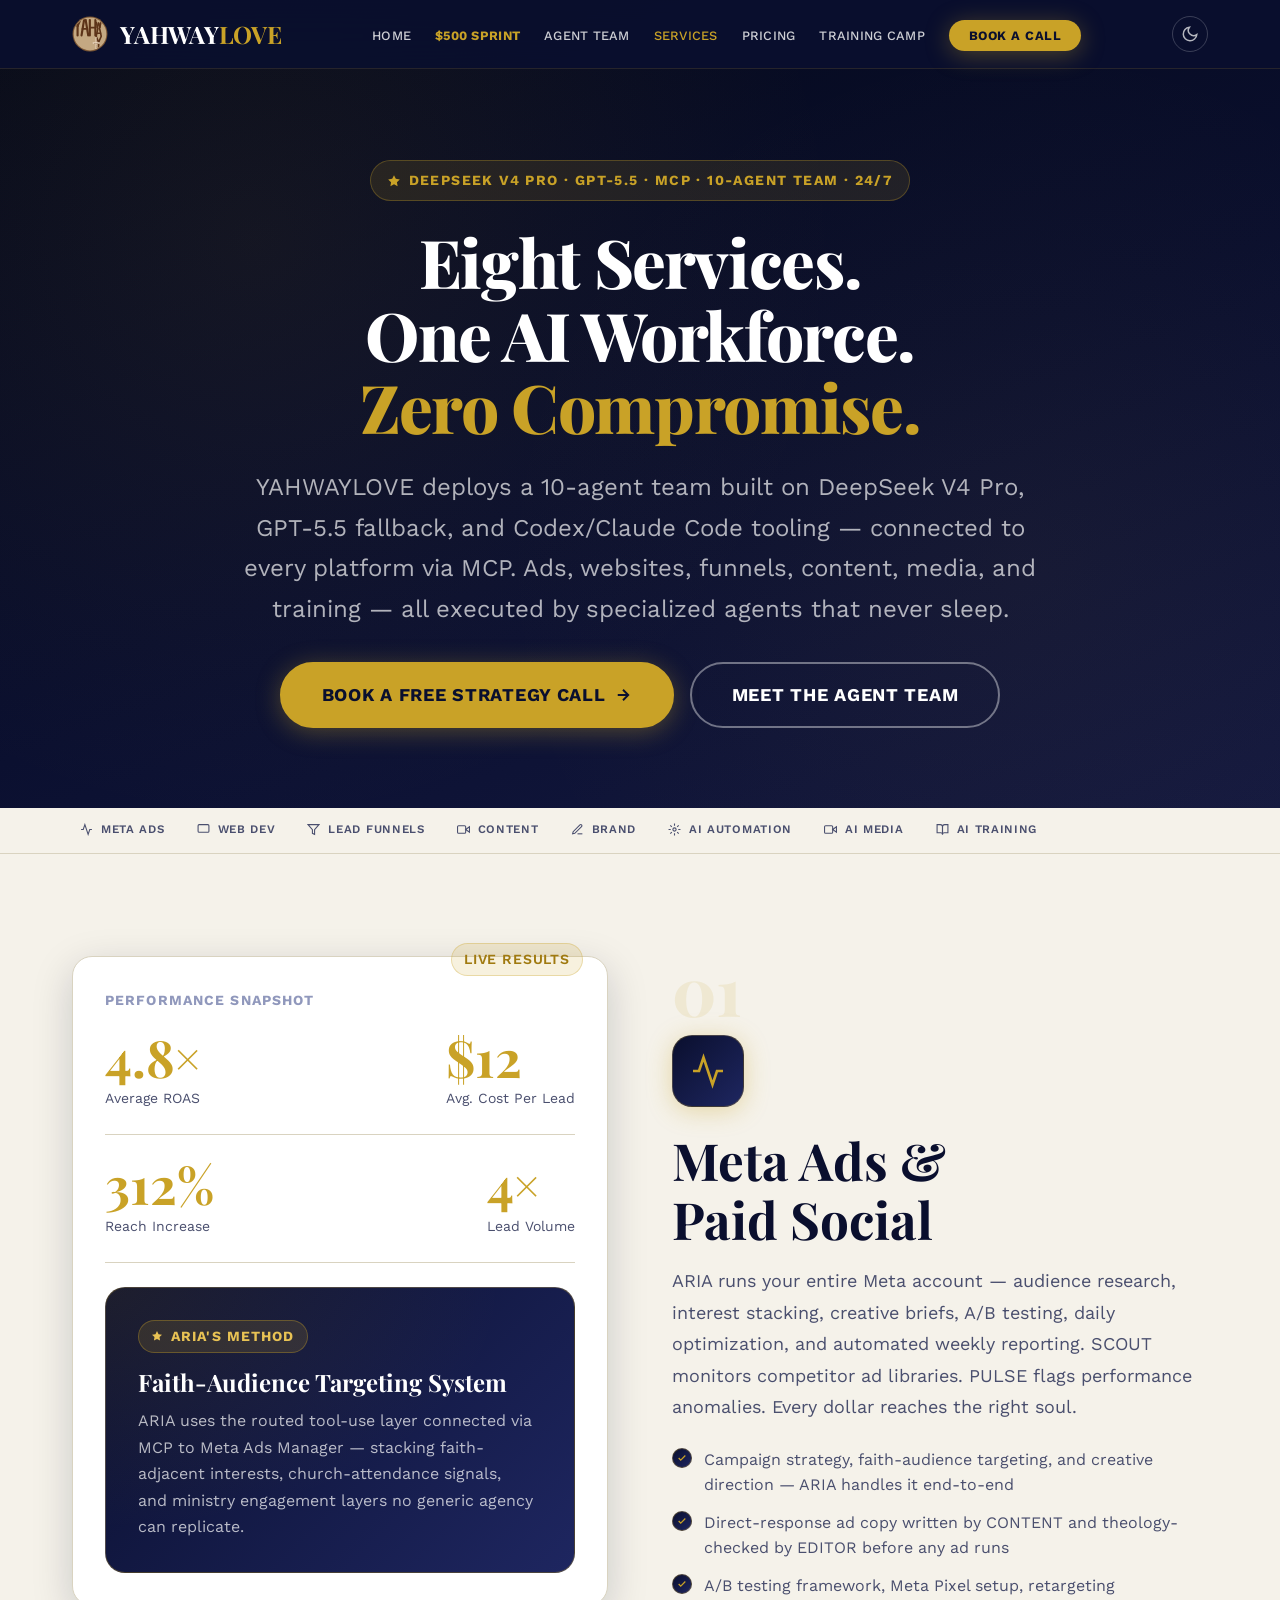
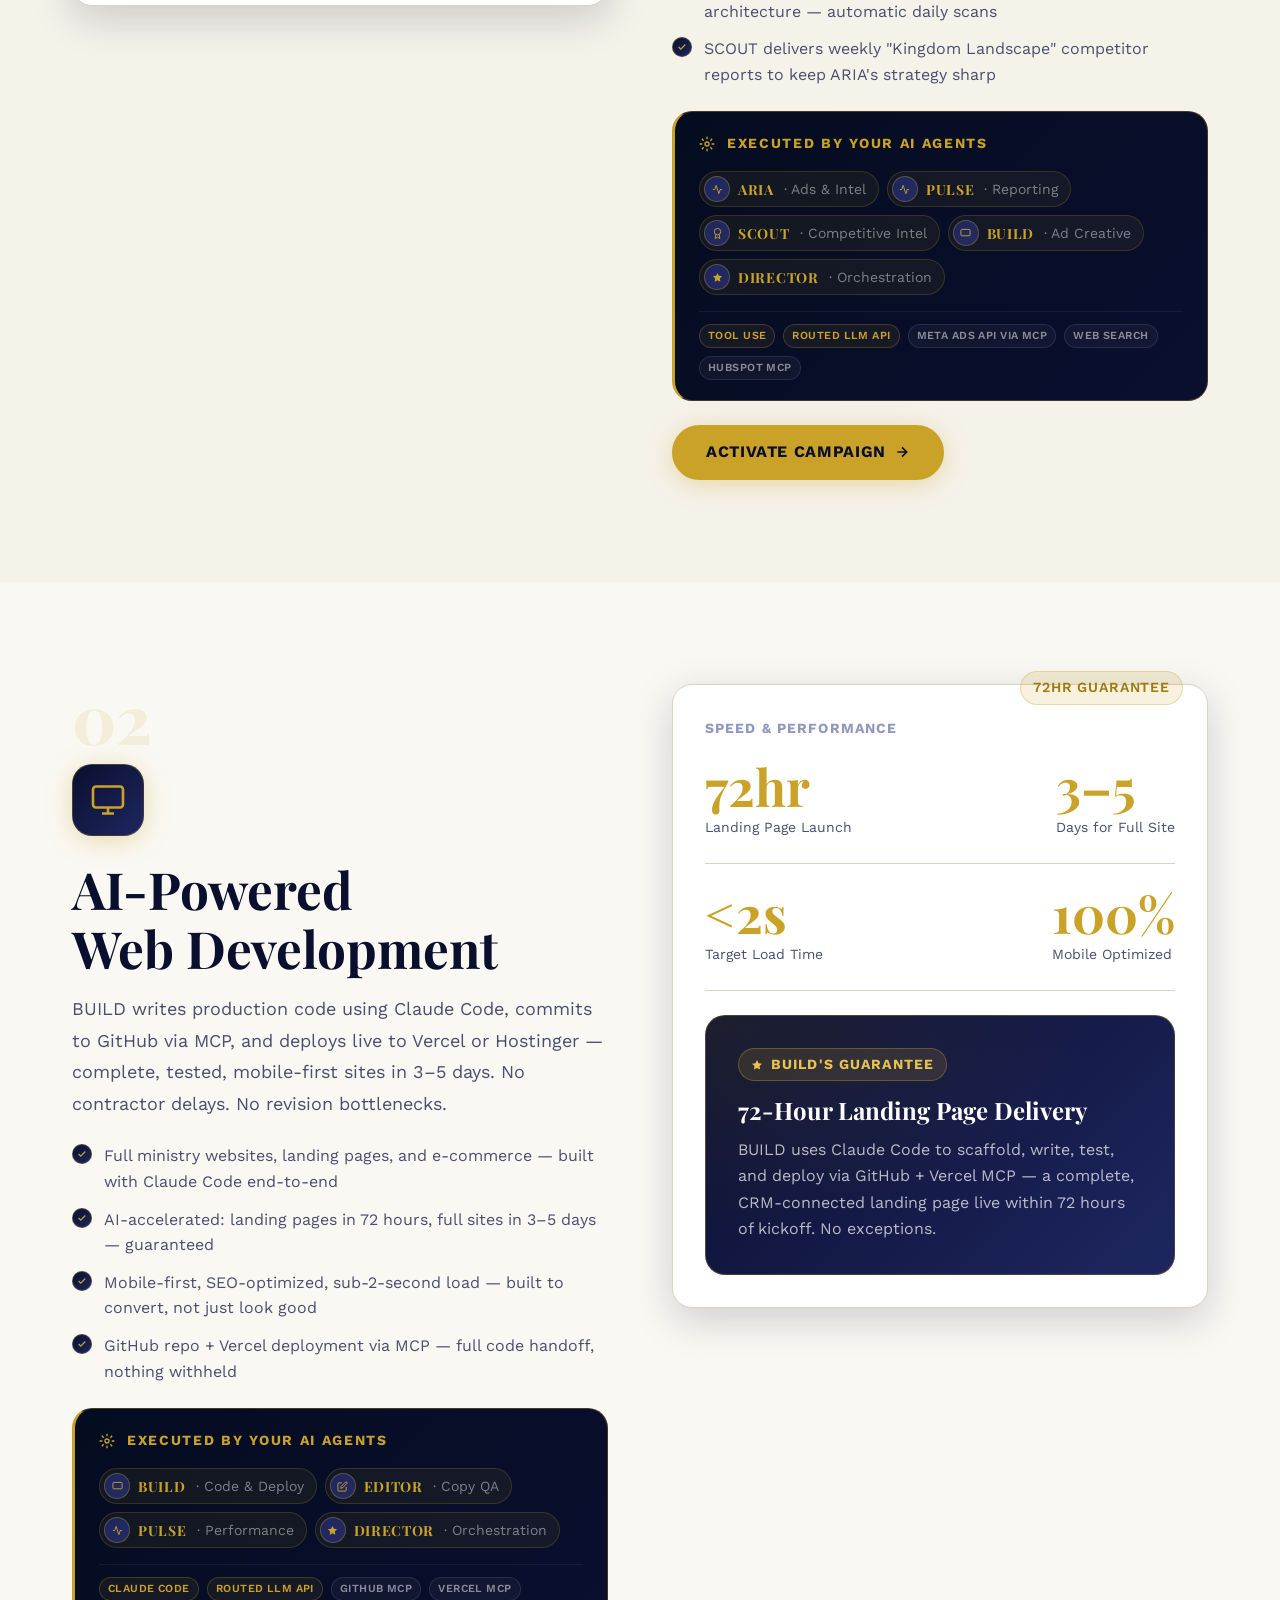
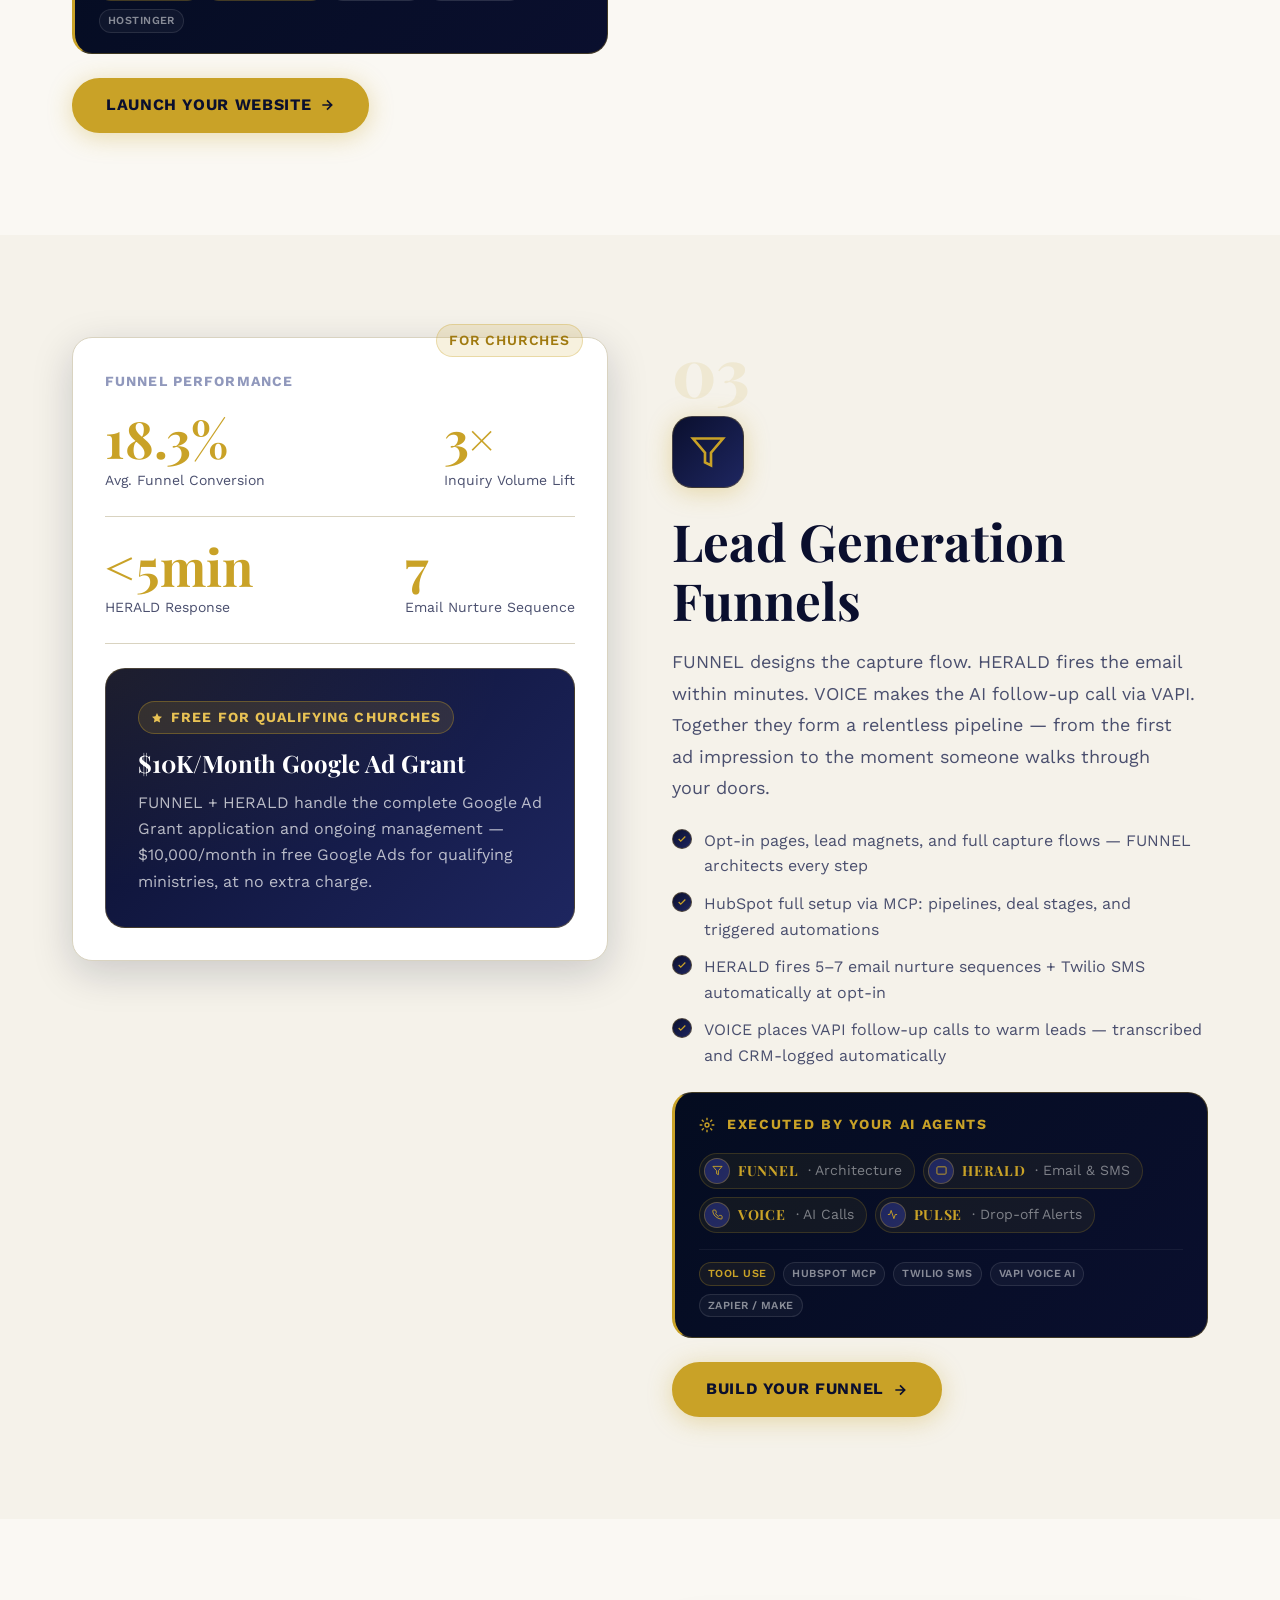
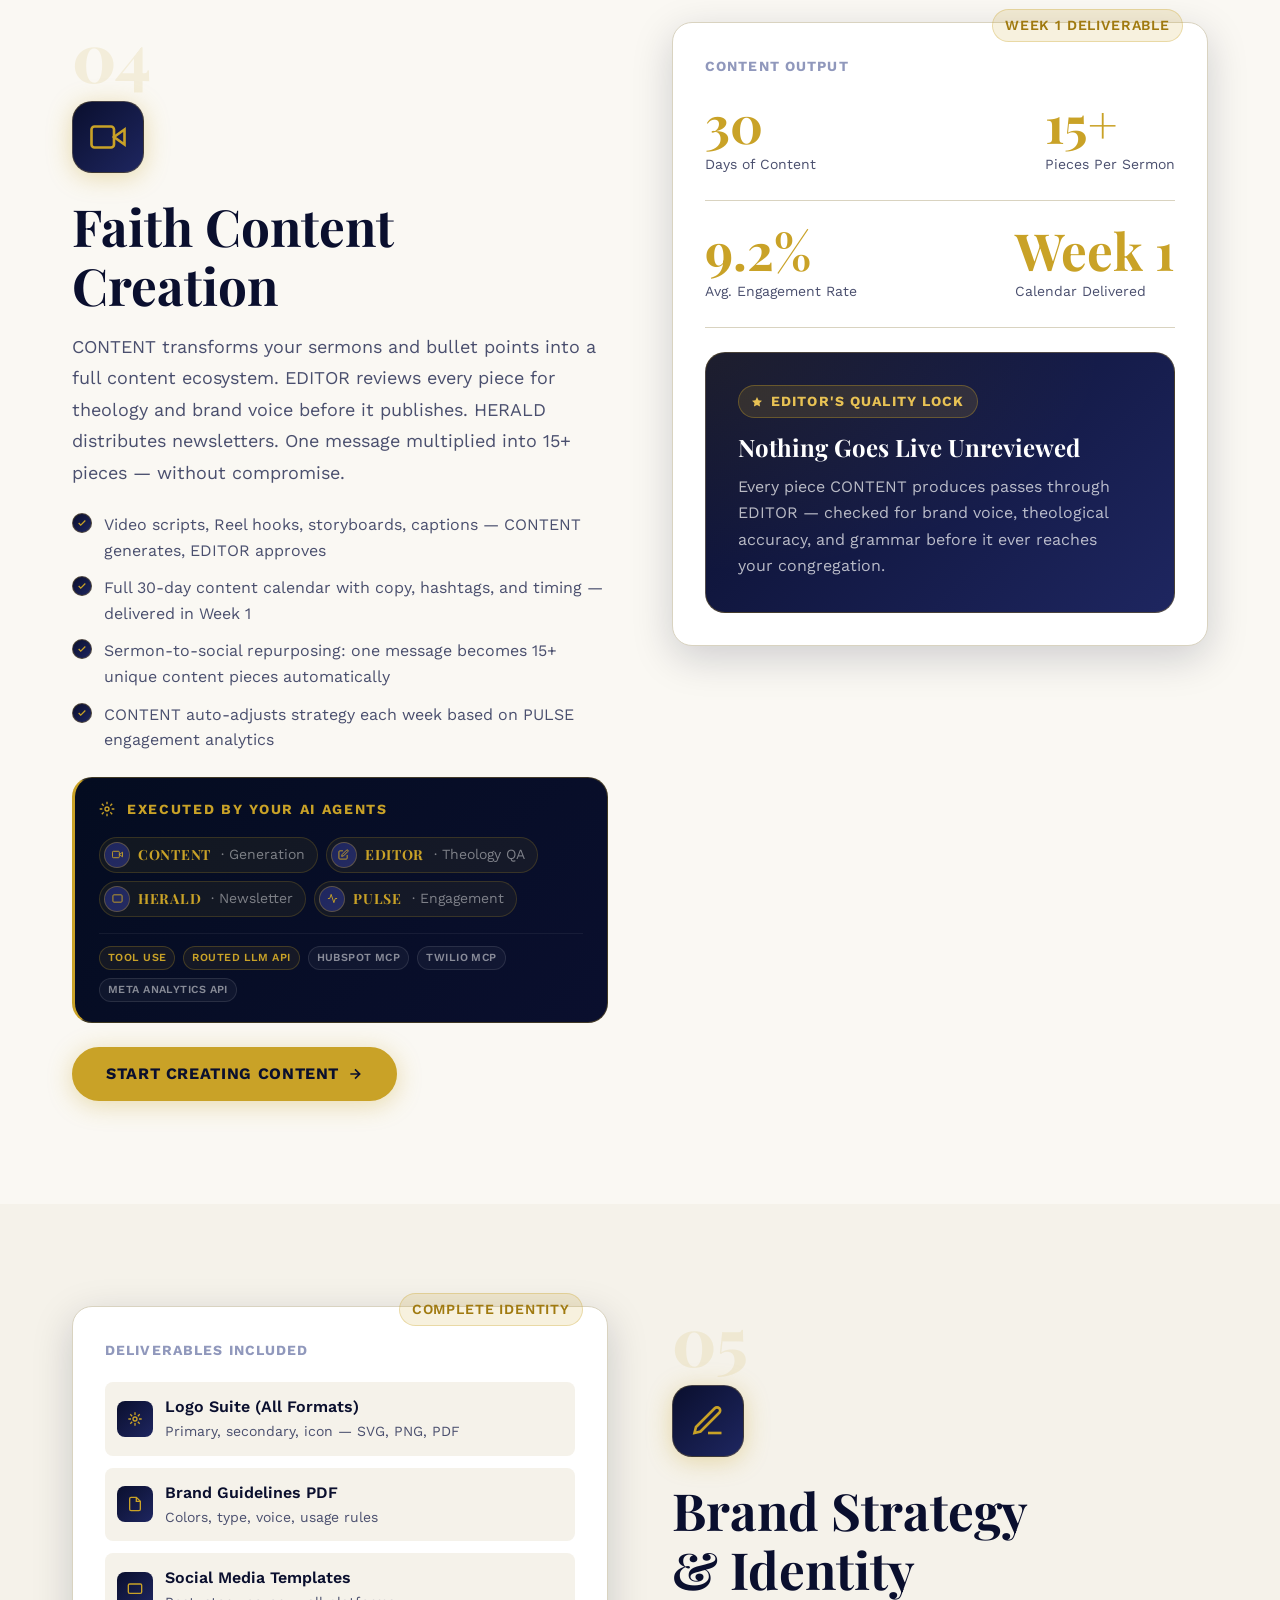
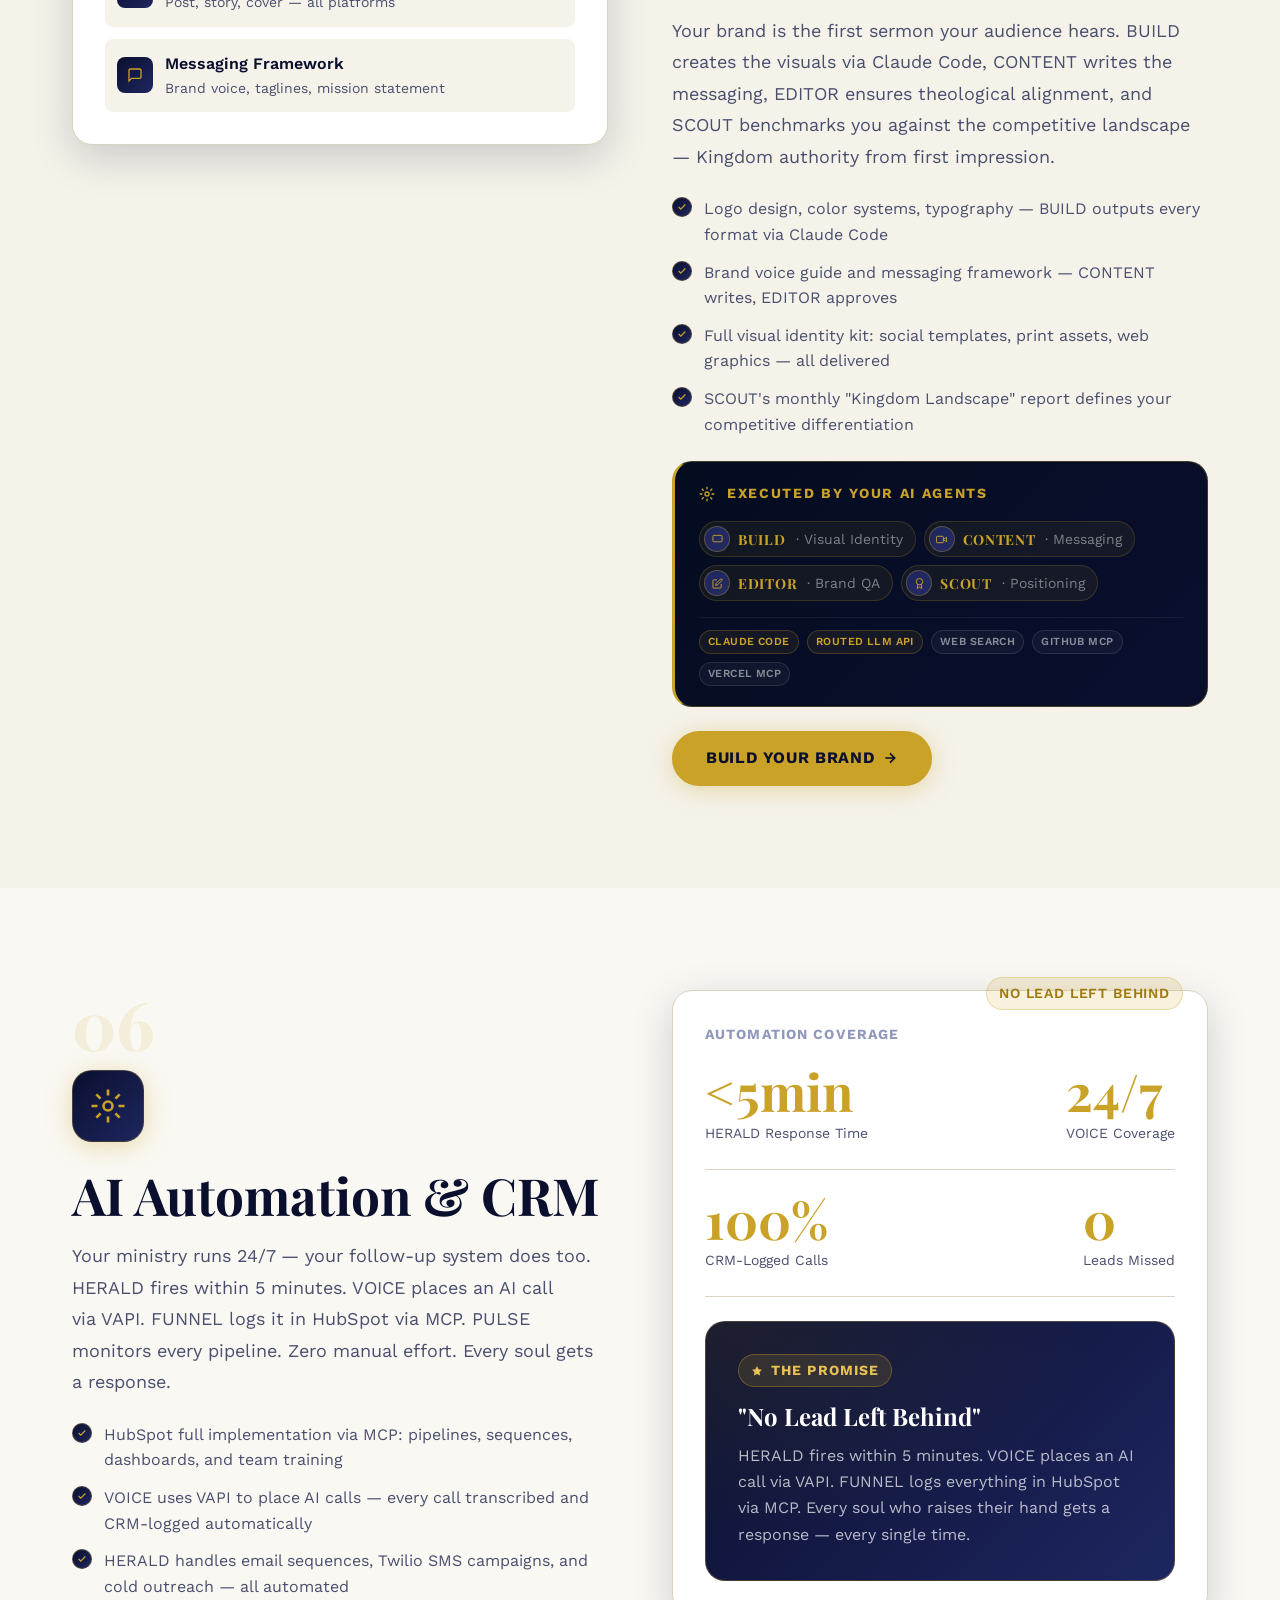
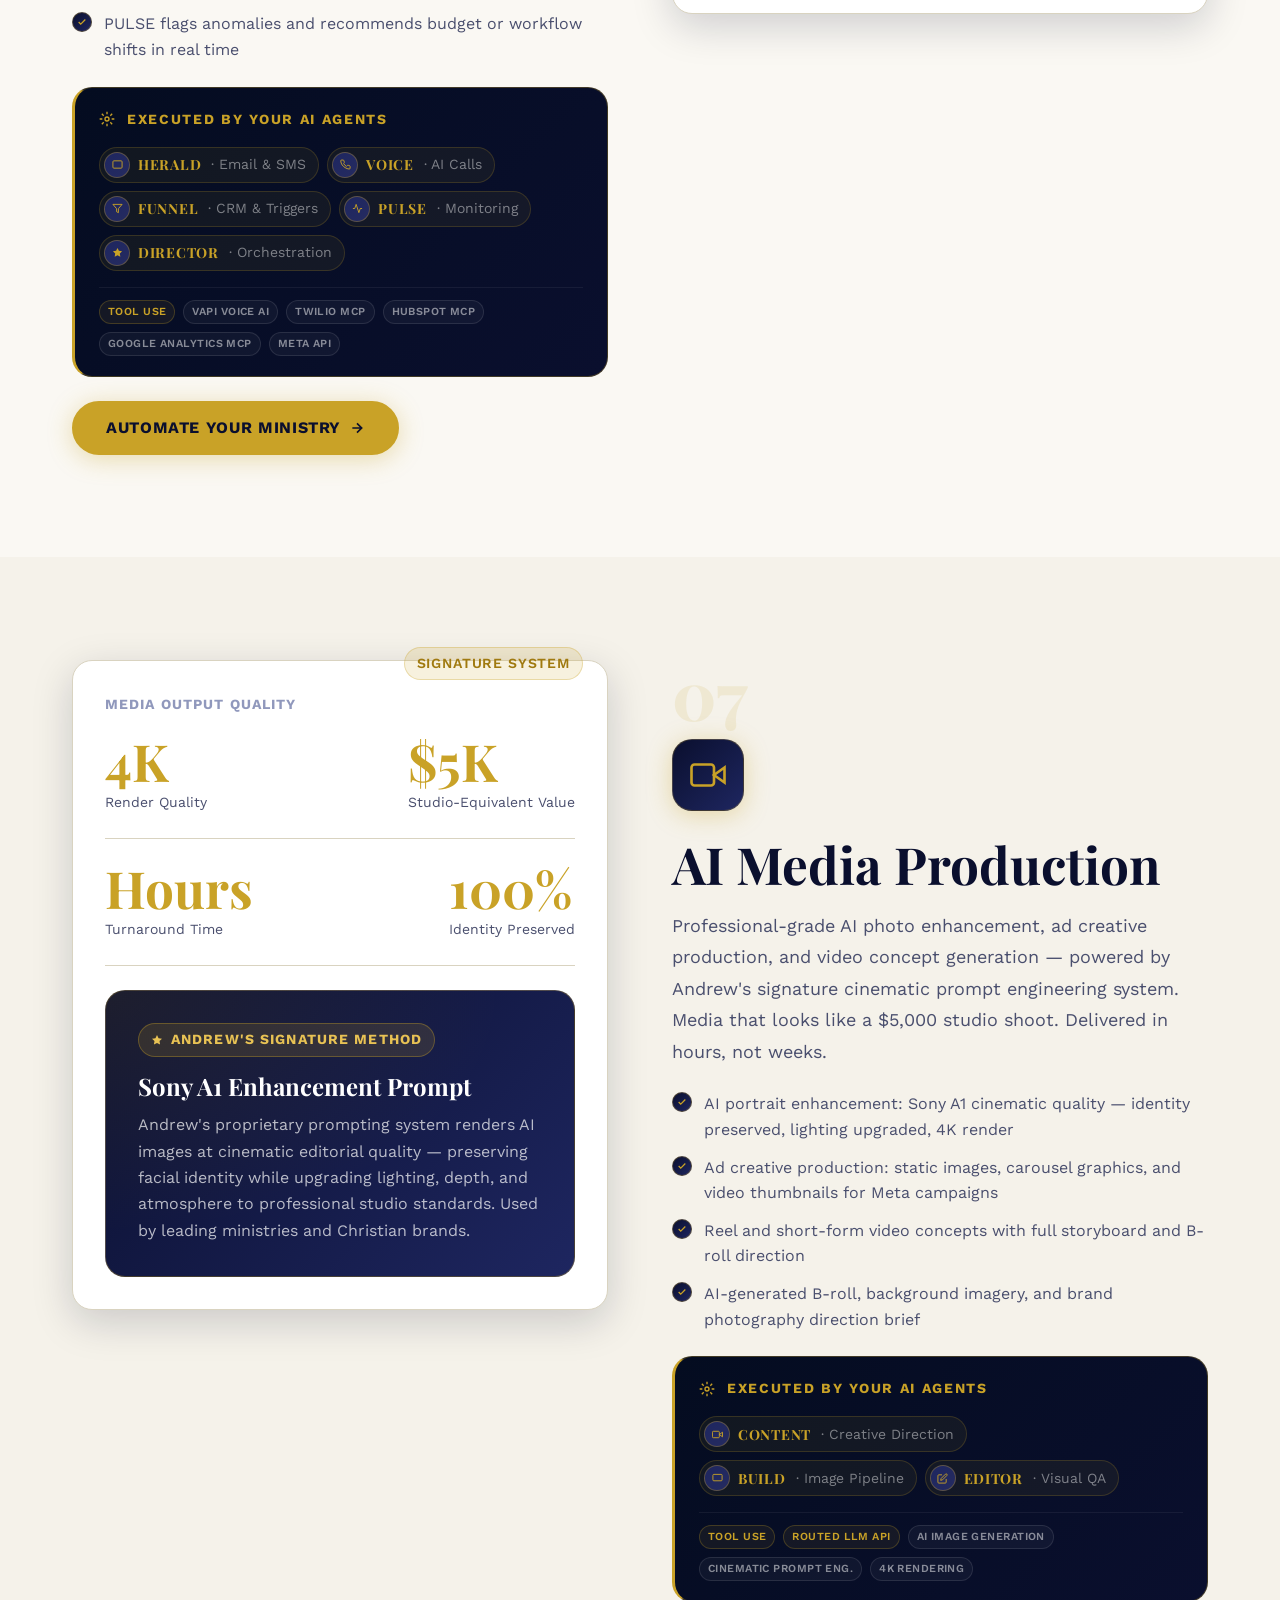
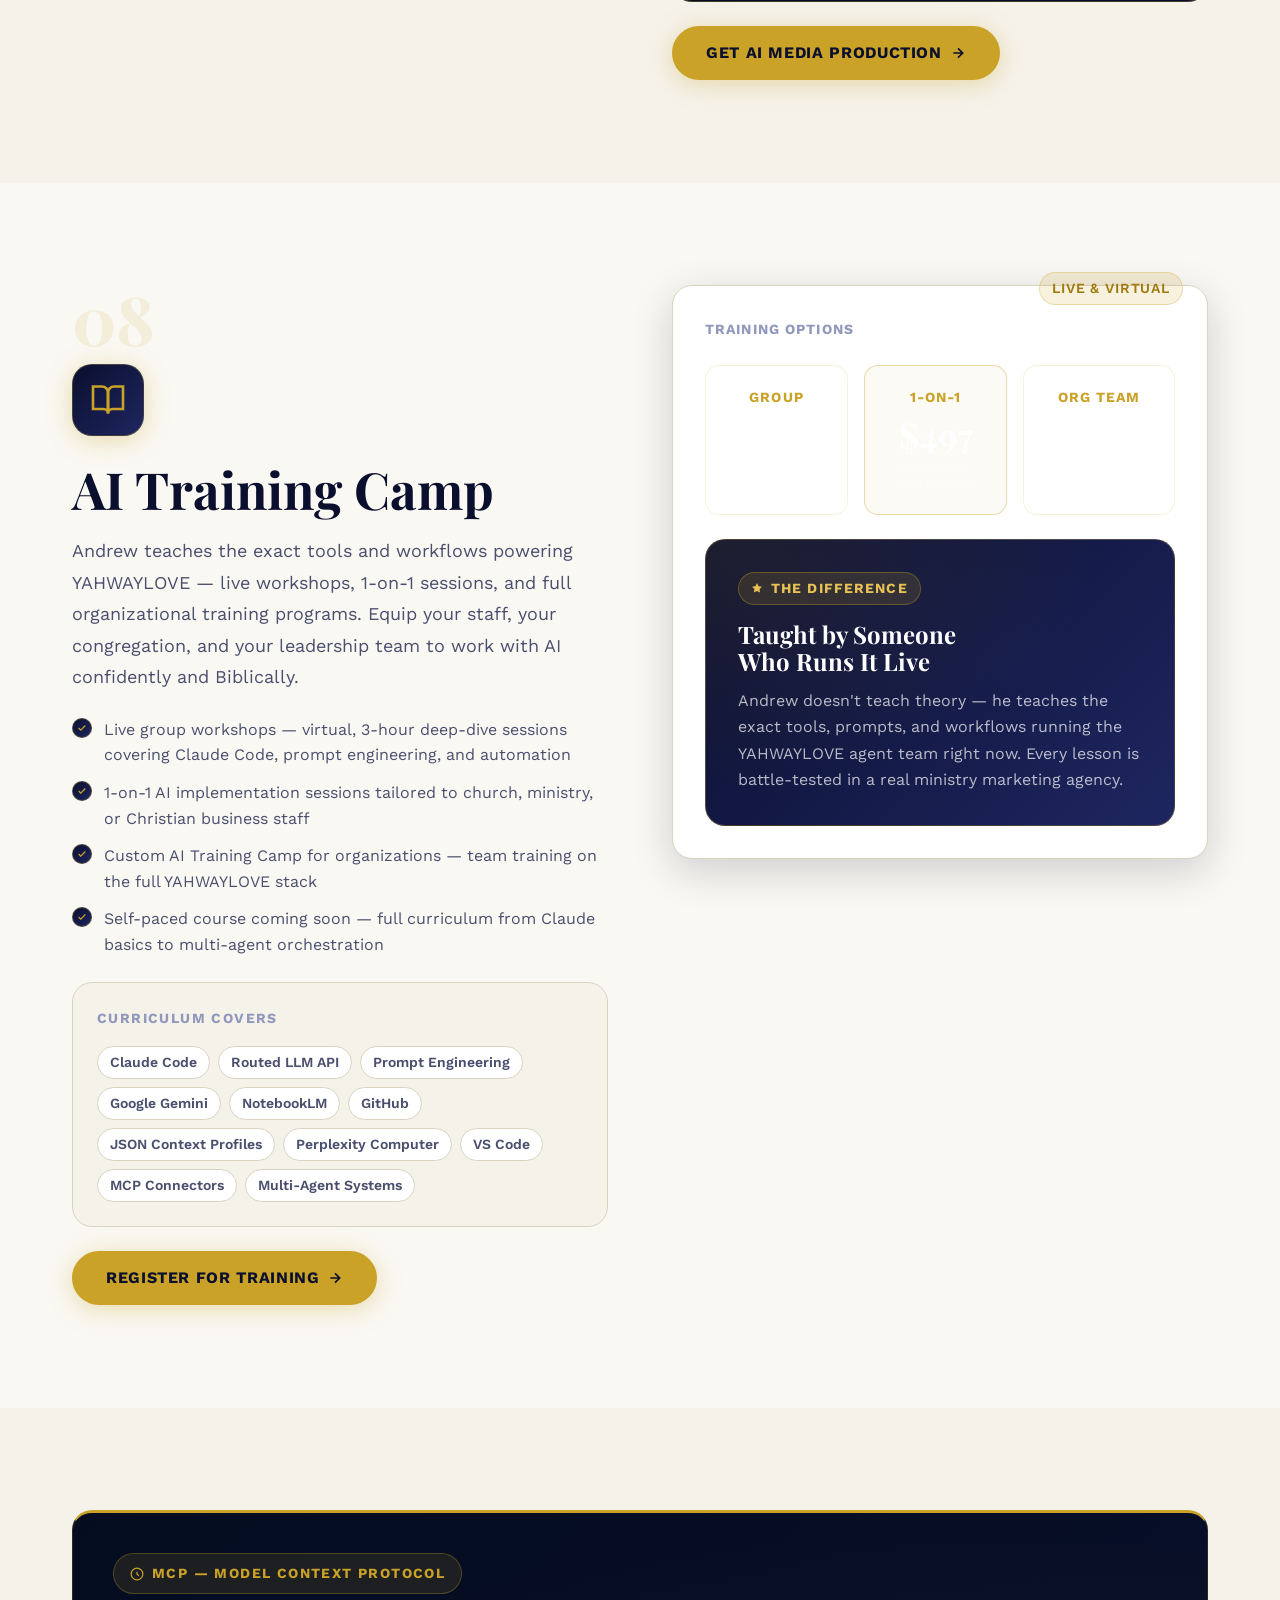
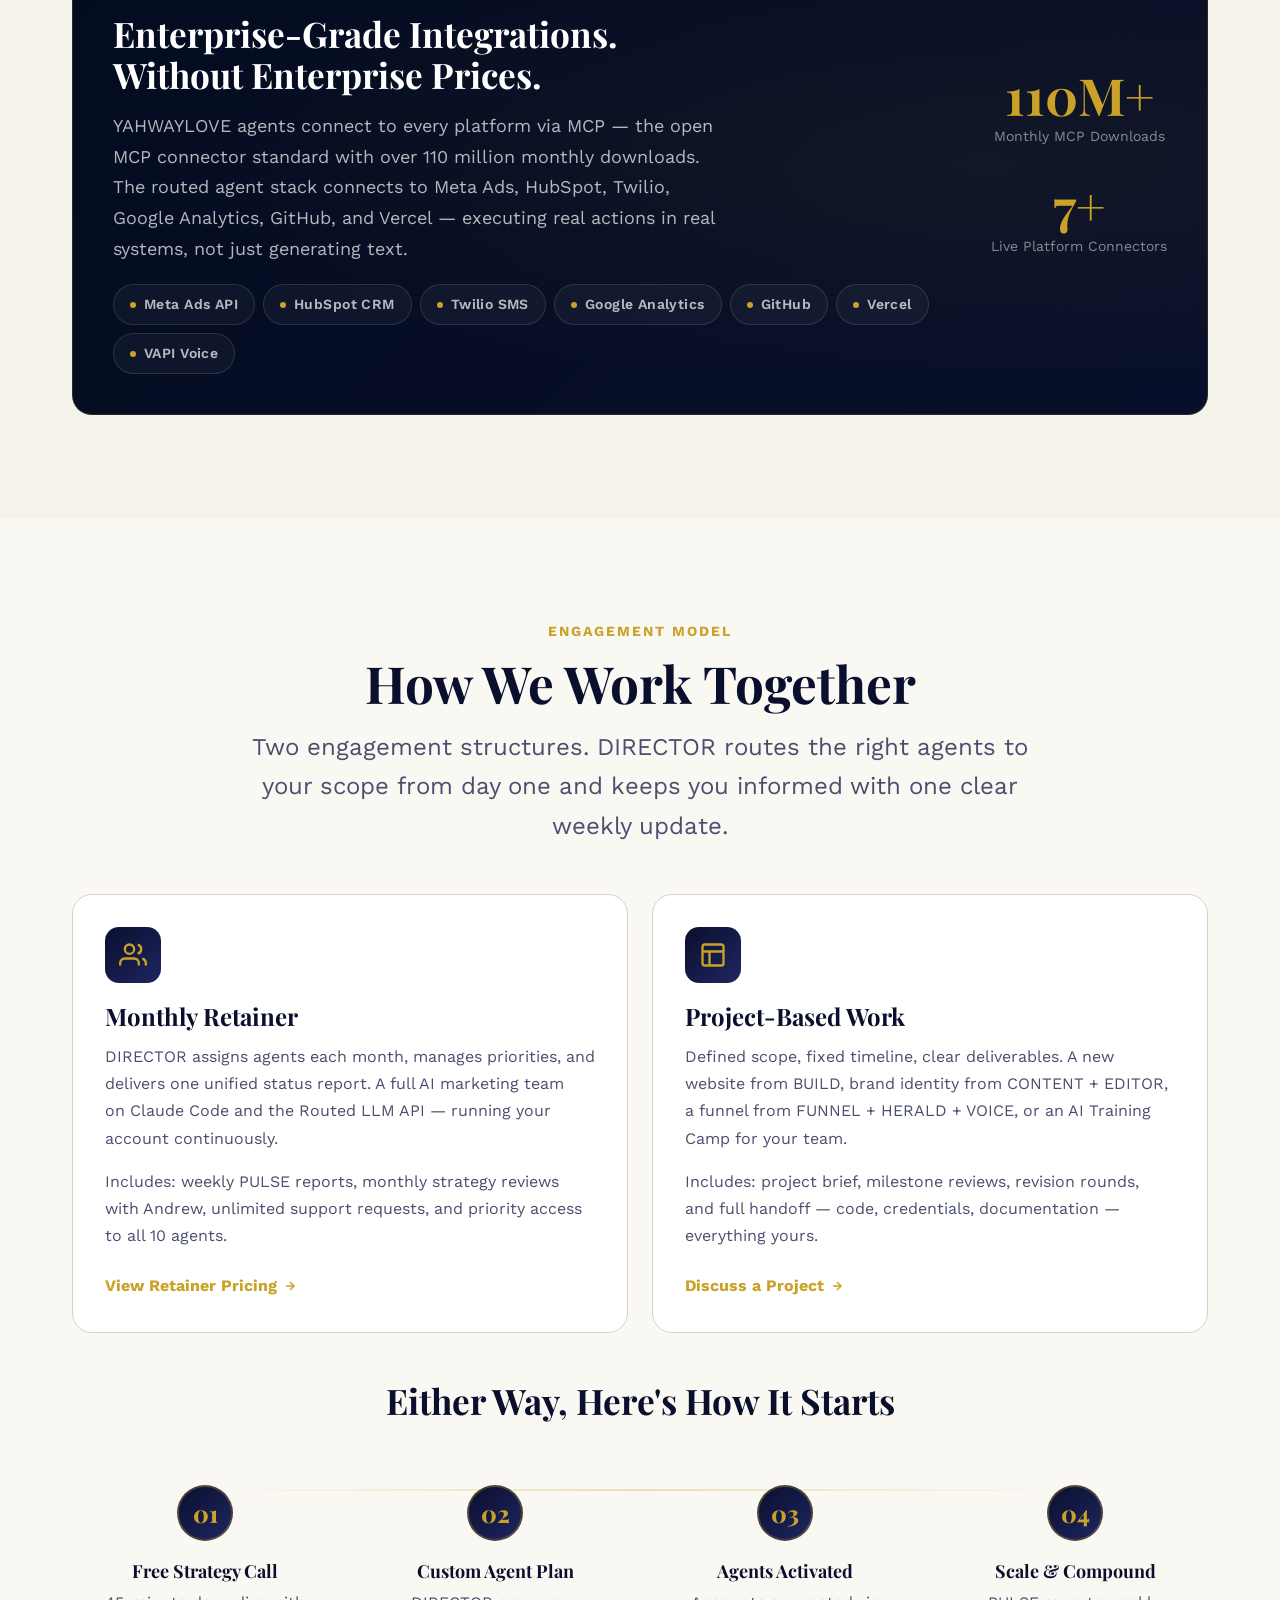
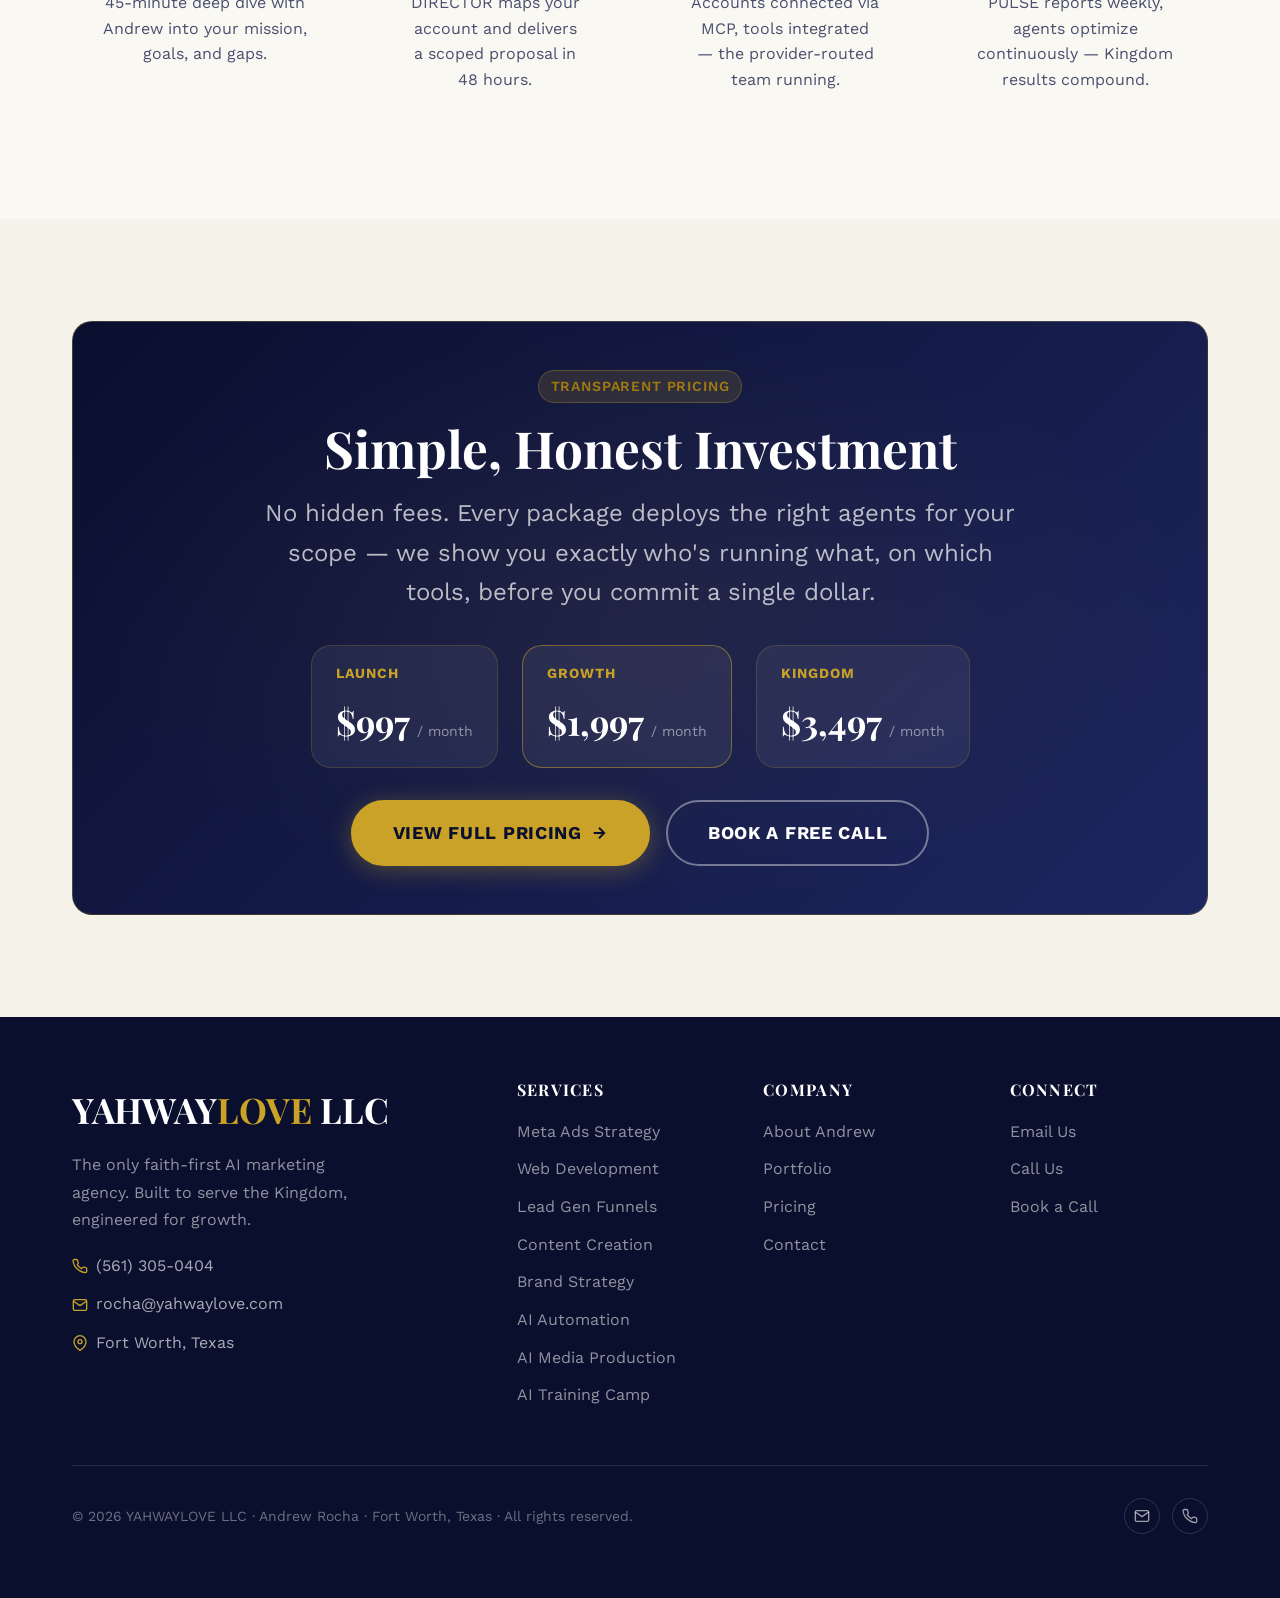
<file: pages/services.html>
<!DOCTYPE html>
<html lang="en">
<head>
  <meta charset="UTF-8" />
  <meta name="viewport" content="width=device-width, initial-scale=1.0" />
  <title>Services — YAHWAYLOVE LLC | Faith-First AI Marketing</title>
  <meta name="description" content="Eight AI-powered service tracks for churches, ministries, and Christian businesses — Meta Ads, Web Dev, Lead Funnels, Content, Brand, AI Automation, Media Production, and AI Training. Every service delivered by a specialized agent team running on DeepSeek, GPT-5.5, and Codex/Claude Code tooling." />
  <meta name="author" content="Andrew Rocha" />
  <meta property="og:title" content="Services — YAHWAYLOVE LLC" />
  <meta property="og:description" content="A 10-agent AI workforce runs on DeepSeek, GPT-5.5, and MCP-connected tooling to execute every campaign, build, and automation end-to-end." />
  <meta property="og:type" content="website" />
  <link rel="canonical" href="https://yahwaylove.com/pages/services.html" />

  <link rel="preconnect" href="https://fonts.googleapis.com" />
  <link rel="preconnect" href="https://fonts.gstatic.com" crossorigin />
  <link href="https://fonts.googleapis.com/css2?family=Playfair+Display:ital,wght@0,400;0,600;0,700;0,800;1,400;1,700&family=Work+Sans:wght@300..700&display=swap" rel="stylesheet" />

  <link rel="stylesheet" href="../css/tokens.css" />
  <link rel="stylesheet" href="../css/base.css" />
  <link rel="stylesheet" href="../css/components.css" />

  <style>
    /* ---- PAGE HERO ---- */
    .page-hero {
      background: linear-gradient(160deg, #040818 0%, #0a0f2e 55%, #131840 100%);
      padding: calc(var(--space-32) + var(--space-8)) var(--space-8) var(--space-20);
      text-align: center; position: relative; overflow: hidden;
    }
    .page-hero-particles {
      position: absolute; inset: 0;
      background:
        radial-gradient(circle at 20% 30%, rgba(201,162,39,0.07) 0%, transparent 50%),
        radial-gradient(circle at 80% 70%, rgba(201,162,39,0.05) 0%, transparent 45%);
      pointer-events: none;
    }
    .page-hero-content { position: relative; z-index: 2; max-width: var(--content-default); margin: 0 auto; }
    .page-hero-eyebrow {
      display: inline-flex; align-items: center; gap: var(--space-2);
      background: rgba(201,162,39,0.12); border: 1px solid rgba(201,162,39,0.3);
      border-radius: var(--radius-full); padding: var(--space-2) var(--space-4);
      font-size: var(--text-xs); font-weight: 700; letter-spacing: 0.1em;
      text-transform: uppercase; color: var(--brand-gold); margin-bottom: var(--space-6);
    }
    .page-hero-title {
      font-family: var(--font-display); font-size: var(--text-3xl); font-weight: 800;
      color: var(--brand-white); line-height: 1.08; letter-spacing: -0.02em; margin-bottom: var(--space-6);
    }
    .page-hero-title .accent { color: var(--brand-gold); }
    .page-hero-sub {
      font-size: var(--text-lg); color: rgba(255,255,255,0.68); line-height: 1.7;
      max-width: 54ch; margin: 0 auto var(--space-8);
    }

    /* ---- SERVICE STICKY NAV ---- */
    .service-nav {
      background: var(--color-surface-2); border-bottom: 1px solid var(--color-border);
      position: sticky; top: 72px; z-index: 50;
    }
    .service-nav-inner {
      max-width: var(--content-wide); margin: 0 auto; padding: 0 var(--space-6);
      display: flex; overflow-x: auto; scrollbar-width: none; -ms-overflow-style: none;
    }
    .service-nav-inner::-webkit-scrollbar { display: none; }
    .service-nav-link {
      display: flex; align-items: center; gap: var(--space-2);
      padding: var(--space-3) var(--space-4);
      font-size: 0.72rem; font-weight: 600; letter-spacing: 0.06em;
      text-transform: uppercase; color: var(--color-text-muted);
      text-decoration: none; border-bottom: 2px solid transparent; white-space: nowrap;
      transition: color var(--transition-fast), border-color var(--transition-fast);
    }
    .service-nav-link:hover { color: var(--color-primary); border-bottom-color: var(--color-primary); }

    /* ---- SERVICE SECTIONS ---- */
    .service-section {
      padding-block: clamp(var(--space-16), 8vw, var(--space-32));
      scroll-margin-top: 130px;
    }
    .service-section:nth-child(even) { background: var(--color-surface-2); }
    .service-inner {
      max-width: var(--content-wide); margin: 0 auto; padding: 0 var(--space-8);
      display: grid; grid-template-columns: 1fr 1fr; gap: var(--space-16); align-items: start;
    }
    .service-section:nth-child(even) .service-inner { direction: rtl; }
    .service-section:nth-child(even) .service-inner > * { direction: ltr; }

    .service-num {
      font-family: var(--font-display); font-size: var(--text-3xl); font-weight: 800;
      color: rgba(201,162,39,0.12); line-height: 1; margin-bottom: var(--space-3);
    }
    .service-icon-wrap {
      width: 72px; height: 72px; border-radius: var(--radius-xl);
      background: linear-gradient(135deg, var(--brand-navy), var(--brand-navy-soft));
      border: 1.5px solid rgba(201,162,39,0.25);
      display: flex; align-items: center; justify-content: center;
      color: var(--brand-gold); margin-bottom: var(--space-6); box-shadow: var(--shadow-gold);
    }
    .service-title {
      font-family: var(--font-display); font-size: var(--text-2xl); font-weight: 700;
      color: var(--color-text); line-height: 1.15; margin-bottom: var(--space-4);
    }
    .service-desc {
      font-size: var(--text-base); color: var(--color-text-muted); line-height: 1.75; margin-bottom: var(--space-6);
    }
    .service-features {
      list-style: none; margin-bottom: var(--space-6); display: flex; flex-direction: column; gap: var(--space-3);
    }
    .service-feature {
      display: flex; align-items: flex-start; gap: var(--space-3);
      font-size: var(--text-sm); color: var(--color-text-muted); line-height: 1.6;
    }
    .service-feature-check {
      width: 20px; height: 20px; border-radius: var(--radius-full);
      background: linear-gradient(135deg, var(--brand-navy), var(--brand-navy-soft));
      border: 1px solid rgba(201,162,39,0.3);
      display: flex; align-items: center; justify-content: center;
      flex-shrink: 0; margin-top: 1px; color: var(--brand-gold);
    }

    /* ---- DELIVERED BY BOX ---- */
    .delivered-by {
      background: linear-gradient(135deg, #040c20 0%, #0a0f2e 100%);
      border: 1px solid rgba(201,162,39,0.3); border-left: 3px solid var(--brand-gold);
      border-radius: var(--radius-xl); padding: var(--space-5) var(--space-6); margin-top: var(--space-6);
    }
    .delivered-by-header { display: flex; align-items: center; gap: var(--space-3); margin-bottom: var(--space-4); }
    .delivered-by-label { font-size: var(--text-xs); font-weight: 700; letter-spacing: 0.12em; text-transform: uppercase; color: var(--brand-gold); }
    .delivered-by-agents { display: flex; flex-wrap: wrap; gap: var(--space-2); margin-bottom: var(--space-4); }
    .agent-chip {
      display: flex; align-items: center; gap: var(--space-2);
      background: rgba(201,162,39,0.07); border: 1px solid rgba(201,162,39,0.2);
      border-radius: var(--radius-full); padding: var(--space-1) var(--space-3) var(--space-1) var(--space-1);
    }
    .agent-chip-avatar {
      width: 26px; height: 26px; border-radius: var(--radius-full);
      background: linear-gradient(135deg, var(--brand-navy-soft), #252b60);
      border: 1px solid rgba(201,162,39,0.35);
      display: flex; align-items: center; justify-content: center;
      color: var(--brand-gold); flex-shrink: 0;
    }
    .agent-chip-name { font-family: var(--font-display); font-size: var(--text-xs); font-weight: 700; color: var(--brand-gold); letter-spacing: 0.05em; }
    .agent-chip-role { font-size: var(--text-xs); color: rgba(255,255,255,0.45); margin-left: 2px; }

    /* ---- TECH ROW ---- */
    .tech-row {
      display: flex; flex-wrap: wrap; gap: var(--space-2);
      padding-top: var(--space-3); border-top: 1px solid rgba(255,255,255,0.06);
    }
    .tech-tag {
      display: inline-flex; align-items: center; gap: 4px;
      background: rgba(255,255,255,0.04); border: 1px solid rgba(255,255,255,0.1);
      border-radius: var(--radius-full); padding: 2px 8px;
      font-size: 0.68rem; font-weight: 600; letter-spacing: 0.04em;
      color: rgba(255,255,255,0.5); text-transform: uppercase;
    }
    .tech-tag-anthropic {
      background: rgba(201,162,39,0.08); border-color: rgba(201,162,39,0.25); color: var(--brand-gold);
    }

    /* ---- FEATURE CALLOUT ---- */
    .feature-callout {
      background: linear-gradient(135deg, var(--brand-navy) 0%, var(--brand-navy-soft) 100%);
      border: 1px solid rgba(201,162,39,0.3); border-radius: var(--radius-xl);
      padding: var(--space-8); position: relative; overflow: hidden;
    }
    .feature-callout::before { content: ''; position: absolute; inset: 0; background: radial-gradient(ellipse at top left, rgba(201,162,39,0.1) 0%, transparent 60%); }
    .feature-callout-inner { position: relative; z-index: 1; }
    .feature-callout-label {
      display: inline-flex; align-items: center; gap: var(--space-2);
      background: rgba(201,162,39,0.15); border: 1px solid rgba(201,162,39,0.35);
      border-radius: var(--radius-full); padding: var(--space-1) var(--space-3);
      font-size: var(--text-xs); font-weight: 700; letter-spacing: 0.08em;
      text-transform: uppercase; color: var(--brand-gold-light); margin-bottom: var(--space-4);
    }
    .feature-callout h4 { font-family: var(--font-display); font-size: var(--text-lg); font-weight: 700; color: var(--brand-white); margin-bottom: var(--space-3); }
    .feature-callout p { font-size: var(--text-sm); color: rgba(255,255,255,0.7); line-height: 1.65; }

    /* ---- SERVICE VISUAL CARD ---- */
    .service-visual-card {
      background: var(--color-surface); border: 1px solid var(--color-border);
      border-radius: var(--radius-xl); padding: var(--space-8); box-shadow: var(--shadow-lg); position: relative;
    }
    .service-visual-stat {
      display: flex; justify-content: space-between; gap: var(--space-6);
      margin-bottom: var(--space-6); padding-bottom: var(--space-6); border-bottom: 1px solid var(--color-border);
    }
    .service-visual-stat:last-of-type { margin-bottom: 0; padding-bottom: 0; border-bottom: none; }
    .svc-stat-big { font-family: var(--font-display); font-size: var(--text-2xl); font-weight: 700; color: var(--color-primary); line-height: 1; }
    .svc-stat-label { font-size: var(--text-xs); color: var(--color-text-muted); margin-top: var(--space-1); }
    .service-visual-badge { position: absolute; top: -14px; right: var(--space-6); }

    /* ---- MCP BANNER ---- */
    .mcp-banner {
      background: linear-gradient(135deg, #040c20 0%, #080f2a 100%);
      border: 1px solid rgba(201,162,39,0.2);
      border-top: 3px solid var(--brand-gold);
      border-radius: var(--radius-xl);
      padding: var(--space-10) var(--space-10);
      position: relative; overflow: hidden;
    }
    .mcp-banner::before {
      content: ''; position: absolute; inset: 0;
      background: radial-gradient(ellipse at 80% 50%, rgba(201,162,39,0.06) 0%, transparent 65%);
    }
    .mcp-banner-inner {
      position: relative; z-index: 1;
      display: grid; grid-template-columns: 1fr auto; gap: var(--space-10); align-items: center;
    }
    .mcp-badge-row { display: flex; flex-wrap: wrap; gap: var(--space-2); margin-top: var(--space-5); }
    .mcp-connector {
      display: inline-flex; align-items: center; gap: var(--space-2);
      background: rgba(255,255,255,0.04); border: 1px solid rgba(255,255,255,0.12);
      border-radius: var(--radius-full); padding: var(--space-2) var(--space-4);
      font-size: var(--text-xs); font-weight: 600; color: rgba(255,255,255,0.7); letter-spacing: 0.03em;
    }
    .mcp-connector-dot {
      width: 6px; height: 6px; border-radius: var(--radius-full);
      background: var(--brand-gold); flex-shrink: 0;
    }
    .mcp-stat { text-align: center; }
    .mcp-stat-num { font-family: var(--font-display); font-size: var(--text-2xl); font-weight: 700; color: var(--brand-gold); line-height: 1; }
    .mcp-stat-label { font-size: var(--text-xs); color: rgba(255,255,255,0.5); margin-top: var(--space-1); white-space: nowrap; }

    /* ---- PRICING TILES ---- */
    .training-pricing-grid {
      display: grid; grid-template-columns: repeat(3, 1fr); gap: var(--space-4); margin-top: var(--space-6);
    }
    .training-price-tile {
      background: rgba(255,255,255,0.04); border: 1px solid rgba(201,162,39,0.15);
      border-radius: var(--radius-lg); padding: var(--space-5); text-align: center;
    }
    .training-price-tile-type { font-size: var(--text-xs); font-weight: 700; letter-spacing: 0.08em; text-transform: uppercase; color: var(--brand-gold); margin-bottom: var(--space-2); }
    .training-price-tile-price { font-family: var(--font-display); font-size: var(--text-xl); font-weight: 700; color: var(--brand-white); line-height: 1; }
    .training-price-tile-desc { font-size: 0.7rem; color: rgba(255,255,255,0.45); margin-top: var(--space-1); }

    /* ---- HOW WE WORK ---- */
    .hww-grid { display: grid; grid-template-columns: repeat(2, 1fr); gap: var(--space-6); }
    .hww-card { background: var(--color-surface); border: 1px solid var(--color-border); border-radius: var(--radius-xl); padding: var(--space-8); }
    .hww-card-icon { width: 56px; height: 56px; border-radius: var(--radius-lg); background: linear-gradient(135deg, var(--brand-navy), var(--brand-navy-soft)); display: flex; align-items: center; justify-content: center; color: var(--brand-gold); margin-bottom: var(--space-5); }
    .hww-card h3 { font-family: var(--font-display); font-size: var(--text-lg); font-weight: 700; color: var(--color-text); margin-bottom: var(--space-3); }
    .hww-card p { font-size: var(--text-sm); color: var(--color-text-muted); line-height: 1.7; }

    /* ---- PRICING TEASER ---- */
    .pricing-teaser {
      background: linear-gradient(135deg, var(--brand-navy) 0%, var(--brand-navy-soft) 100%);
      border-radius: var(--radius-xl); padding: var(--space-12) var(--space-10); text-align: center;
      border: 1px solid rgba(201,162,39,0.25); position: relative; overflow: hidden;
    }
    .pricing-teaser::before { content: ''; position: absolute; inset: 0; background: radial-gradient(ellipse at center, rgba(201,162,39,0.07) 0%, transparent 70%); }
    .pricing-teaser-inner { position: relative; z-index: 1; }
    .pricing-teaser h2 { font-family: var(--font-display); font-size: var(--text-2xl); font-weight: 700; color: var(--brand-white); margin-bottom: var(--space-4); }
    .pricing-teaser p { color: rgba(255,255,255,0.7); font-size: var(--text-lg); margin: 0 auto var(--space-8); max-width: 50ch; }
    .pricing-tier-row { display: flex; justify-content: center; gap: var(--space-6); flex-wrap: wrap; margin-bottom: var(--space-8); }
    .pricing-tier-pill { background: rgba(255,255,255,0.06); border: 1px solid rgba(201,162,39,0.2); border-radius: var(--radius-xl); padding: var(--space-4) var(--space-6); text-align: left; min-width: 180px; }
    .pricing-tier-pill-name { font-size: var(--text-xs); font-weight: 700; letter-spacing: 0.08em; text-transform: uppercase; color: var(--brand-gold); margin-bottom: var(--space-2); }
    .pricing-tier-pill-price { font-family: var(--font-display); font-size: var(--text-xl); font-weight: 700; color: var(--brand-white); }
    .pricing-tier-pill-price span { font-size: var(--text-xs); font-family: var(--font-body); font-weight: 400; color: rgba(255,255,255,0.5); }

    /* RESPONSIVE */
    @media (max-width: 900px) {
      .service-inner { grid-template-columns: 1fr; gap: var(--space-10); }
      .service-section:nth-child(even) .service-inner { direction: ltr; }
      .hww-grid { grid-template-columns: 1fr; }
      .mcp-banner-inner { grid-template-columns: 1fr; }
      .training-pricing-grid { grid-template-columns: 1fr; }
    }
    @media (max-width: 640px) {
      .page-hero { padding-top: calc(var(--space-24) + var(--space-8)); }
      .pricing-teaser { padding: var(--space-10) var(--space-6); }
    }
  </style>
</head>
<body>

<!-- ====== NAV ====== -->
<nav class="nav" role="navigation" aria-label="Main navigation">
  <div class="nav-inner">
    <a href="../index.html" class="nav-logo" aria-label="YAHWAYLOVE Home">
      <svg width="36" height="36" viewBox="0 0 200 200" fill="none" xmlns="http://www.w3.org/2000/svg" aria-label="YAHWAYLOVE"><defs>
    <clipPath id="bc">
      <circle cx="100" cy="100" r="89"/>
    </clipPath>
  </defs>

  <!-- Badge -->
  <circle cx="100" cy="100" r="97" fill="#7a5533"/>
  <circle cx="100" cy="100" r="91" fill="#c4a882"/>

  <g clip-path="url(#bc)">

    <!-- ══ YAH — left column (x: 14–130) ══ -->

    <!-- Y -->
    <line x1="16" y1="22" x2="31" y2="55" stroke="#5c3318" stroke-width="12" stroke-linecap="round"/>
    <line x1="46" y1="22" x2="31" y2="55" stroke="#5c3318" stroke-width="12" stroke-linecap="round"/>
    <line x1="31" y1="55" x2="31" y2="108" stroke="#5c3318" stroke-width="12" stroke-linecap="round"/>

    <!-- A -->
    <line x1="53" y1="108" x2="67" y2="22" stroke="#5c3318" stroke-width="12" stroke-linecap="round"/>
    <line x1="90" y1="108" x2="76" y2="22" stroke="#5c3318" stroke-width="12" stroke-linecap="round"/>
    <line x1="58" y1="72" x2="85" y2="72" stroke="#5c3318" stroke-width="10" stroke-linecap="round"/>

    <!-- H -->
    <line x1="99" y1="22" x2="99" y2="108" stroke="#5c3318" stroke-width="12" stroke-linecap="round"/>
    <line x1="130" y1="22" x2="130" y2="108" stroke="#5c3318" stroke-width="12" stroke-linecap="round"/>
    <line x1="99" y1="65" x2="130" y2="65" stroke="#5c3318" stroke-width="10" stroke-linecap="round"/>

    <!-- ══ WAY — right column (x: 138–172)
         Circle at y=35: max x = 100+sqrt(89²-65²) = 100+sqrt(7921-4225) = 100+60.8 = 160.8
         Circle at y=50: max x = 100+sqrt(89²-50²) = 100+sqrt(7921-2500) = 100+73.6 = 173.6
         So W can start at y=38, safe x up to ~158
    ══ -->

    <!-- W (y: 36–66, x: 136–162) -->
    <line x1="136" y1="36" x2="141" y2="62" stroke="#5c3318" stroke-width="9" stroke-linecap="round"/>
    <line x1="141" y1="62" x2="148" y2="40" stroke="#5c3318" stroke-width="9" stroke-linecap="round"/>
    <line x1="148" y1="40" x2="155" y2="62" stroke="#5c3318" stroke-width="9" stroke-linecap="round"/>
    <line x1="155" y1="62" x2="160" y2="36" stroke="#5c3318" stroke-width="9" stroke-linecap="round"/>

    <!-- A (y: 68–110, x: 135–162) -->
    <line x1="135" y1="110" x2="144" y2="68" stroke="#5c3318" stroke-width="9" stroke-linecap="round"/>
    <line x1="162" y1="110" x2="153" y2="68" stroke="#5c3318" stroke-width="9" stroke-linecap="round"/>
    <line x1="138" y1="96" x2="159" y2="96" stroke="#5c3318" stroke-width="8" stroke-linecap="round"/>

    <!-- Y (y: 114–178, x: 135–162) -->
    <line x1="135" y1="114" x2="148" y2="145" stroke="#5c3318" stroke-width="9" stroke-linecap="round"/>
    <line x1="162" y1="114" x2="148" y2="145" stroke="#5c3318" stroke-width="9" stroke-linecap="round"/>
    <line x1="148" y1="145" x2="148" y2="183" stroke="#5c3318" stroke-width="9" stroke-linecap="round"/>

    <!-- ══ CROSS (cream) ══ -->
    <line x1="134" y1="120" x2="134" y2="185" stroke="#e8d4bc" stroke-width="7" stroke-linecap="round"/>
    <line x1="118" y1="150" x2="152" y2="150" stroke="#e8d4bc" stroke-width="7" stroke-linecap="round"/>

    <!-- JESUS -->
    <text x="134" y="153.5" font-family="Georgia,serif" font-size="6" fill="#6b4220" text-anchor="middle" font-weight="bold" letter-spacing="0.6">JESUS</text>

    <!-- ANDREW -->
    <g transform="rotate(-90 134 133)">
      <text x="134" y="136" font-family="Georgia,serif" font-size="5" fill="#6b4220" text-anchor="middle" letter-spacing="0.3">ANDREW</text>
    </g>

    <!-- HAILEY -->
    <g transform="rotate(-90 134 168)">
      <text x="134" y="171" font-family="Georgia,serif" font-size="5" fill="#6b4220" text-anchor="middle" letter-spacing="0.3">HAILEY</text>
    </g>

  </g></svg>
      <span class="nav-logo-text">YAHWAY<span>LOVE</span></span>
    </a>
    <button class="hamburger" aria-label="Open menu" aria-expanded="false"><span></span><span></span><span></span></button>
    <ul class="nav-links" role="list">
      <li><a href="../index.html">Home</a></li>
      <li><a href="sprint.html" style="color:var(--brand-gold);font-weight:700;">$500 Sprint</a></li>
      <li><a href="agents.html">Agent Team</a></li>
      <li><a href="services.html">Services</a></li>
      <li><a href="pricing.html">Pricing</a></li>
      <li><a href="training.html">Training Camp</a></li>
      <li><a href="contact.html" class="nav-cta">Book a Call</a></li>
    </ul>
    <button class="theme-toggle" data-theme-toggle aria-label="Toggle dark mode">
      <svg width="18" height="18" viewBox="0 0 24 24" fill="none" stroke="currentColor" stroke-width="2"><path d="M21 12.79A9 9 0 1 1 11.21 3 7 7 0 0 0 21 12.79z"/></svg>
    </button>
  </div>
</nav>

<!-- ====== PAGE HERO ====== -->
<section class="page-hero" aria-label="Services Hero">
  <div class="page-hero-particles" aria-hidden="true"></div>
  <div class="page-hero-content">
    <div class="page-hero-eyebrow" data-animate>
      <svg width="14" height="14" viewBox="0 0 24 24" fill="currentColor"><path d="M12 2L15.09 8.26L22 9.27L17 14.14L18.18 21.02L12 17.77L5.82 21.02L7 14.14L2 9.27L8.91 8.26L12 2Z"/></svg>
      DeepSeek V4 Pro · GPT-5.5 · MCP · 10-Agent Team · 24/7
    </div>
    <h1 class="page-hero-title" data-animate data-animate-delay="1">
      Eight Services. One AI Workforce.<br><span class="accent">Zero Compromise.</span>
    </h1>
    <p class="page-hero-sub" data-animate data-animate-delay="2">
      YAHWAYLOVE deploys a 10-agent team built on DeepSeek V4 Pro, GPT-5.5 fallback, and Codex/Claude Code tooling — connected to every platform via MCP. Ads, websites, funnels, content, media, and training — all executed by specialized agents that never sleep.
    </p>
    <div style="display:flex;align-items:center;justify-content:center;gap:var(--space-4);flex-wrap:wrap;" data-animate data-animate-delay="3">
      <a href="contact.html" class="btn btn-primary btn-lg">
        Book a Free Strategy Call
        <svg width="18" height="18" viewBox="0 0 24 24" fill="none" stroke="currentColor" stroke-width="2.5"><path d="M5 12h14M12 5l7 7-7 7"/></svg>
      </a>
      <a href="about.html#agent-team" class="btn btn-outline btn-lg">Meet the Agent Team</a>
    </div>
  </div>
</section>

<!-- ====== SERVICE ANCHOR NAV ====== -->
<nav class="service-nav" aria-label="Jump to service">
  <div class="service-nav-inner">
    <a href="#meta-ads" class="service-nav-link"><svg width="13" height="13" viewBox="0 0 24 24" fill="none" stroke="currentColor" stroke-width="2"><path d="M22 12h-4l-3 9L9 3l-3 9H2"/></svg>Meta Ads</a>
    <a href="#web-dev" class="service-nav-link"><svg width="13" height="13" viewBox="0 0 24 24" fill="none" stroke="currentColor" stroke-width="2"><rect x="2" y="3" width="20" height="14" rx="2"/></svg>Web Dev</a>
    <a href="#funnels" class="service-nav-link"><svg width="13" height="13" viewBox="0 0 24 24" fill="none" stroke="currentColor" stroke-width="2"><path d="M22 3H2l8 9.46V19l4 2v-8.54L22 3z"/></svg>Lead Funnels</a>
    <a href="#content" class="service-nav-link"><svg width="13" height="13" viewBox="0 0 24 24" fill="none" stroke="currentColor" stroke-width="2"><polygon points="23 7 16 12 23 17 23 7"/><rect x="1" y="5" width="15" height="14" rx="2"/></svg>Content</a>
    <a href="#brand" class="service-nav-link"><svg width="13" height="13" viewBox="0 0 24 24" fill="none" stroke="currentColor" stroke-width="2"><path d="M12 20h9"/><path d="M16.5 3.5a2.121 2.121 0 0 1 3 3L7 19l-4 1 1-4L16.5 3.5z"/></svg>Brand</a>
    <a href="#automation" class="service-nav-link"><svg width="13" height="13" viewBox="0 0 24 24" fill="none" stroke="currentColor" stroke-width="2"><circle cx="12" cy="12" r="3"/><path d="M12 1v4M12 19v4M4.22 4.22l2.83 2.83M16.95 16.95l2.83 2.83M1 12h4M19 12h4M4.22 19.78l2.83-2.83M16.95 7.05l2.83-2.83"/></svg>AI Automation</a>
    <a href="#media" class="service-nav-link"><svg width="13" height="13" viewBox="0 0 24 24" fill="none" stroke="currentColor" stroke-width="2"><path d="M23 7l-7 5 7 5V7z"/><rect x="1" y="5" width="15" height="14" rx="2"/></svg>AI Media</a>
    <a href="#training" class="service-nav-link"><svg width="13" height="13" viewBox="0 0 24 24" fill="none" stroke="currentColor" stroke-width="2"><path d="M2 3h6a4 4 0 0 1 4 4v14a3 3 0 0 0-3-3H2z"/><path d="M22 3h-6a4 4 0 0 0-4 4v14a3 3 0 0 1 3-3h7z"/></svg>AI Training</a>
  </div>
</nav>

<!-- ====== SERVICE 1: META ADS ====== -->
<section id="meta-ads" class="service-section">
  <div class="service-inner">
    <div>
      <div class="service-num" aria-hidden="true">01</div>
      <div class="service-icon-wrap" data-animate>
        <svg width="36" height="36" viewBox="0 0 24 24" fill="none" stroke="currentColor" stroke-width="1.75"><path d="M22 12h-4l-3 9L9 3l-3 9H2"/></svg>
      </div>
      <h2 class="service-title" data-animate data-animate-delay="1">Meta Ads &amp; Paid Social</h2>
      <p class="service-desc" data-animate data-animate-delay="2">ARIA runs your entire Meta account — audience research, interest stacking, creative briefs, A/B testing, daily optimization, and automated weekly reporting. SCOUT monitors competitor ad libraries. PULSE flags performance anomalies. Every dollar reaches the right soul.</p>
      <ul class="service-features" data-animate data-animate-delay="3">
        <li class="service-feature"><span class="service-feature-check"><svg width="10" height="10" viewBox="0 0 24 24" fill="none" stroke="currentColor" stroke-width="3"><path d="M20 6L9 17l-5-5"/></svg></span>Campaign strategy, faith-audience targeting, and creative direction — ARIA handles it end-to-end</li>
        <li class="service-feature"><span class="service-feature-check"><svg width="10" height="10" viewBox="0 0 24 24" fill="none" stroke="currentColor" stroke-width="3"><path d="M20 6L9 17l-5-5"/></svg></span>Direct-response ad copy written by CONTENT and theology-checked by EDITOR before any ad runs</li>
        <li class="service-feature"><span class="service-feature-check"><svg width="10" height="10" viewBox="0 0 24 24" fill="none" stroke="currentColor" stroke-width="3"><path d="M20 6L9 17l-5-5"/></svg></span>A/B testing framework, Meta Pixel setup, retargeting architecture — automatic daily scans</li>
        <li class="service-feature"><span class="service-feature-check"><svg width="10" height="10" viewBox="0 0 24 24" fill="none" stroke="currentColor" stroke-width="3"><path d="M20 6L9 17l-5-5"/></svg></span>SCOUT delivers weekly "Kingdom Landscape" competitor reports to keep ARIA's strategy sharp</li>
      </ul>
      <div class="delivered-by" data-animate data-animate-delay="4">
        <div class="delivered-by-header">
          <svg width="16" height="16" viewBox="0 0 24 24" fill="none" stroke="var(--brand-gold)" stroke-width="2"><circle cx="12" cy="12" r="3"/><path d="M12 1v4M12 19v4M4.22 4.22l2.83 2.83M16.95 16.95l2.83 2.83M1 12h4M19 12h4M4.22 19.78l2.83-2.83M16.95 7.05l2.83-2.83"/></svg>
          <span class="delivered-by-label">Executed by Your AI Agents</span>
        </div>
        <div class="delivered-by-agents">
          <div class="agent-chip"><div class="agent-chip-avatar"><svg width="11" height="11" viewBox="0 0 24 24" fill="none" stroke="currentColor" stroke-width="2"><path d="M22 12h-4l-3 9L9 3l-3 9H2"/></svg></div><span class="agent-chip-name">ARIA</span><span class="agent-chip-role">· Ads &amp; Intel</span></div>
          <div class="agent-chip"><div class="agent-chip-avatar"><svg width="11" height="11" viewBox="0 0 24 24" fill="none" stroke="currentColor" stroke-width="2"><polyline points="22 12 18 12 15 21 9 3 6 12 2 12"/></svg></div><span class="agent-chip-name">PULSE</span><span class="agent-chip-role">· Reporting</span></div>
          <div class="agent-chip"><div class="agent-chip-avatar"><svg width="11" height="11" viewBox="0 0 24 24" fill="none" stroke="currentColor" stroke-width="2"><circle cx="12" cy="8" r="7"/><polyline points="8.21 13.89 7 23 12 20 17 23 15.79 13.88"/></svg></div><span class="agent-chip-name">SCOUT</span><span class="agent-chip-role">· Competitive Intel</span></div>
          <div class="agent-chip"><div class="agent-chip-avatar"><svg width="11" height="11" viewBox="0 0 24 24" fill="none" stroke="currentColor" stroke-width="2"><rect x="2" y="3" width="20" height="14" rx="2"/></svg></div><span class="agent-chip-name">BUILD</span><span class="agent-chip-role">· Ad Creative</span></div>
          <div class="agent-chip"><div class="agent-chip-avatar"><svg width="11" height="11" viewBox="0 0 24 24" fill="currentColor"><path d="M12 2L15.09 8.26L22 9.27L17 14.14L18.18 21.02L12 17.77L5.82 21.02L7 14.14L2 9.27L8.91 8.26L12 2Z"/></svg></div><span class="agent-chip-name">DIRECTOR</span><span class="agent-chip-role">· Orchestration</span></div>
        </div>
        <div class="tech-row">
          <span class="tech-tag tech-tag-anthropic">Tool Use</span>
          <span class="tech-tag tech-tag-anthropic">Routed LLM API</span>
          <span class="tech-tag">Meta Ads API via MCP</span>
          <span class="tech-tag">Web Search</span>
          <span class="tech-tag">HubSpot MCP</span>
        </div>
      </div>
      <div style="margin-top:var(--space-6);" data-animate data-animate-delay="5">
        <a href="contact.html" class="btn btn-primary">Activate Campaign <svg width="16" height="16" viewBox="0 0 24 24" fill="none" stroke="currentColor" stroke-width="2.5"><path d="M5 12h14M12 5l7 7-7 7"/></svg></a>
      </div>
    </div>
    <div data-animate data-animate-delay="2">
      <div class="service-visual-card">
        <div class="service-visual-badge"><span class="badge badge-gold">Live Results</span></div>
        <div style="font-size:var(--text-xs);text-transform:uppercase;letter-spacing:0.08em;color:var(--color-text-faint);font-weight:700;margin-bottom:var(--space-5);">Performance Snapshot</div>
        <div class="service-visual-stat"><div><div class="svc-stat-big">4.8×</div><div class="svc-stat-label">Average ROAS</div></div><div><div class="svc-stat-big">$12</div><div class="svc-stat-label">Avg. Cost Per Lead</div></div></div>
        <div class="service-visual-stat"><div><div class="svc-stat-big">312%</div><div class="svc-stat-label">Reach Increase</div></div><div><div class="svc-stat-big">4×</div><div class="svc-stat-label">Lead Volume</div></div></div>
        <div style="margin-top:var(--space-6);"><div class="feature-callout"><div class="feature-callout-inner"><div class="feature-callout-label"><svg width="12" height="12" viewBox="0 0 24 24" fill="currentColor"><path d="M12 2L15.09 8.26L22 9.27L17 14.14L18.18 21.02L12 17.77L5.82 21.02L7 14.14L2 9.27L8.91 8.26L12 2Z"/></svg>ARIA's Method</div><h4>Faith-Audience Targeting System</h4><p>ARIA uses the routed tool-use layer connected via MCP to Meta Ads Manager — stacking faith-adjacent interests, church-attendance signals, and ministry engagement layers no generic agency can replicate.</p></div></div></div>
      </div>
    </div>
  </div>
</section>

<!-- ====== SERVICE 2: WEB DEV ====== -->
<section id="web-dev" class="service-section">
  <div class="service-inner">
    <div>
      <div class="service-num" aria-hidden="true">02</div>
      <div class="service-icon-wrap" data-animate>
        <svg width="36" height="36" viewBox="0 0 24 24" fill="none" stroke="currentColor" stroke-width="1.75"><rect x="2" y="3" width="20" height="14" rx="2"/><path d="M8 21h8M12 17v4"/></svg>
      </div>
      <h2 class="service-title" data-animate data-animate-delay="1">AI-Powered Web Development</h2>
      <p class="service-desc" data-animate data-animate-delay="2">BUILD writes production code using Claude Code, commits to GitHub via MCP, and deploys live to Vercel or Hostinger — complete, tested, mobile-first sites in 3–5 days. No contractor delays. No revision bottlenecks.</p>
      <ul class="service-features" data-animate data-animate-delay="3">
        <li class="service-feature"><span class="service-feature-check"><svg width="10" height="10" viewBox="0 0 24 24" fill="none" stroke="currentColor" stroke-width="3"><path d="M20 6L9 17l-5-5"/></svg></span>Full ministry websites, landing pages, and e-commerce — built with Claude Code end-to-end</li>
        <li class="service-feature"><span class="service-feature-check"><svg width="10" height="10" viewBox="0 0 24 24" fill="none" stroke="currentColor" stroke-width="3"><path d="M20 6L9 17l-5-5"/></svg></span>AI-accelerated: landing pages in 72 hours, full sites in 3–5 days — guaranteed</li>
        <li class="service-feature"><span class="service-feature-check"><svg width="10" height="10" viewBox="0 0 24 24" fill="none" stroke="currentColor" stroke-width="3"><path d="M20 6L9 17l-5-5"/></svg></span>Mobile-first, SEO-optimized, sub-2-second load — built to convert, not just look good</li>
        <li class="service-feature"><span class="service-feature-check"><svg width="10" height="10" viewBox="0 0 24 24" fill="none" stroke="currentColor" stroke-width="3"><path d="M20 6L9 17l-5-5"/></svg></span>GitHub repo + Vercel deployment via MCP — full code handoff, nothing withheld</li>
      </ul>
      <div class="delivered-by" data-animate data-animate-delay="4">
        <div class="delivered-by-header">
          <svg width="16" height="16" viewBox="0 0 24 24" fill="none" stroke="var(--brand-gold)" stroke-width="2"><circle cx="12" cy="12" r="3"/><path d="M12 1v4M12 19v4M4.22 4.22l2.83 2.83M16.95 16.95l2.83 2.83M1 12h4M19 12h4M4.22 19.78l2.83-2.83M16.95 7.05l2.83-2.83"/></svg>
          <span class="delivered-by-label">Executed by Your AI Agents</span>
        </div>
        <div class="delivered-by-agents">
          <div class="agent-chip"><div class="agent-chip-avatar"><svg width="11" height="11" viewBox="0 0 24 24" fill="none" stroke="currentColor" stroke-width="2"><rect x="2" y="3" width="20" height="14" rx="2"/></svg></div><span class="agent-chip-name">BUILD</span><span class="agent-chip-role">· Code &amp; Deploy</span></div>
          <div class="agent-chip"><div class="agent-chip-avatar"><svg width="11" height="11" viewBox="0 0 24 24" fill="none" stroke="currentColor" stroke-width="2"><path d="M11 4H4a2 2 0 0 0-2 2v14a2 2 0 0 0 2 2h14a2 2 0 0 0 2-2v-7"/><path d="M18.5 2.5a2.121 2.121 0 0 1 3 3L12 15l-4 1 1-4 9.5-9.5z"/></svg></div><span class="agent-chip-name">EDITOR</span><span class="agent-chip-role">· Copy QA</span></div>
          <div class="agent-chip"><div class="agent-chip-avatar"><svg width="11" height="11" viewBox="0 0 24 24" fill="none" stroke="currentColor" stroke-width="2"><polyline points="22 12 18 12 15 21 9 3 6 12 2 12"/></svg></div><span class="agent-chip-name">PULSE</span><span class="agent-chip-role">· Performance</span></div>
          <div class="agent-chip"><div class="agent-chip-avatar"><svg width="11" height="11" viewBox="0 0 24 24" fill="currentColor"><path d="M12 2L15.09 8.26L22 9.27L17 14.14L18.18 21.02L12 17.77L5.82 21.02L7 14.14L2 9.27L8.91 8.26L12 2Z"/></svg></div><span class="agent-chip-name">DIRECTOR</span><span class="agent-chip-role">· Orchestration</span></div>
        </div>
        <div class="tech-row">
          <span class="tech-tag tech-tag-anthropic">Claude Code</span>
          <span class="tech-tag tech-tag-anthropic">Routed LLM API</span>
          <span class="tech-tag">GitHub MCP</span>
          <span class="tech-tag">Vercel MCP</span>
          <span class="tech-tag">Hostinger</span>
        </div>
      </div>
      <div style="margin-top:var(--space-6);" data-animate data-animate-delay="5">
        <a href="contact.html" class="btn btn-primary">Launch Your Website <svg width="16" height="16" viewBox="0 0 24 24" fill="none" stroke="currentColor" stroke-width="2.5"><path d="M5 12h14M12 5l7 7-7 7"/></svg></a>
      </div>
    </div>
    <div data-animate data-animate-delay="2">
      <div class="service-visual-card">
        <div class="service-visual-badge"><span class="badge badge-gold">72hr Guarantee</span></div>
        <div style="font-size:var(--text-xs);text-transform:uppercase;letter-spacing:0.08em;color:var(--color-text-faint);font-weight:700;margin-bottom:var(--space-5);">Speed &amp; Performance</div>
        <div class="service-visual-stat"><div><div class="svc-stat-big">72hr</div><div class="svc-stat-label">Landing Page Launch</div></div><div><div class="svc-stat-big">3–5</div><div class="svc-stat-label">Days for Full Site</div></div></div>
        <div class="service-visual-stat"><div><div class="svc-stat-big">&lt;2s</div><div class="svc-stat-label">Target Load Time</div></div><div><div class="svc-stat-big">100%</div><div class="svc-stat-label">Mobile Optimized</div></div></div>
        <div style="margin-top:var(--space-6);"><div class="feature-callout"><div class="feature-callout-inner"><div class="feature-callout-label"><svg width="12" height="12" viewBox="0 0 24 24" fill="currentColor"><path d="M12 2L15.09 8.26L22 9.27L17 14.14L18.18 21.02L12 17.77L5.82 21.02L7 14.14L2 9.27L8.91 8.26L12 2Z"/></svg>BUILD's Guarantee</div><h4>72-Hour Landing Page Delivery</h4><p>BUILD uses Claude Code to scaffold, write, test, and deploy via GitHub + Vercel MCP — a complete, CRM-connected landing page live within 72 hours of kickoff. No exceptions.</p></div></div></div>
      </div>
    </div>
  </div>
</section>

<!-- ====== SERVICE 3: FUNNELS ====== -->
<section id="funnels" class="service-section">
  <div class="service-inner">
    <div>
      <div class="service-num" aria-hidden="true">03</div>
      <div class="service-icon-wrap" data-animate>
        <svg width="36" height="36" viewBox="0 0 24 24" fill="none" stroke="currentColor" stroke-width="1.75"><path d="M22 3H2l8 9.46V19l4 2v-8.54L22 3z"/></svg>
      </div>
      <h2 class="service-title" data-animate data-animate-delay="1">Lead Generation Funnels</h2>
      <p class="service-desc" data-animate data-animate-delay="2">FUNNEL designs the capture flow. HERALD fires the email within minutes. VOICE makes the AI follow-up call via VAPI. Together they form a relentless pipeline — from the first ad impression to the moment someone walks through your doors.</p>
      <ul class="service-features" data-animate data-animate-delay="3">
        <li class="service-feature"><span class="service-feature-check"><svg width="10" height="10" viewBox="0 0 24 24" fill="none" stroke="currentColor" stroke-width="3"><path d="M20 6L9 17l-5-5"/></svg></span>Opt-in pages, lead magnets, and full capture flows — FUNNEL architects every step</li>
        <li class="service-feature"><span class="service-feature-check"><svg width="10" height="10" viewBox="0 0 24 24" fill="none" stroke="currentColor" stroke-width="3"><path d="M20 6L9 17l-5-5"/></svg></span>HubSpot full setup via MCP: pipelines, deal stages, and triggered automations</li>
        <li class="service-feature"><span class="service-feature-check"><svg width="10" height="10" viewBox="0 0 24 24" fill="none" stroke="currentColor" stroke-width="3"><path d="M20 6L9 17l-5-5"/></svg></span>HERALD fires 5–7 email nurture sequences + Twilio SMS automatically at opt-in</li>
        <li class="service-feature"><span class="service-feature-check"><svg width="10" height="10" viewBox="0 0 24 24" fill="none" stroke="currentColor" stroke-width="3"><path d="M20 6L9 17l-5-5"/></svg></span>VOICE places VAPI follow-up calls to warm leads — transcribed and CRM-logged automatically</li>
      </ul>
      <div class="delivered-by" data-animate data-animate-delay="4">
        <div class="delivered-by-header">
          <svg width="16" height="16" viewBox="0 0 24 24" fill="none" stroke="var(--brand-gold)" stroke-width="2"><circle cx="12" cy="12" r="3"/><path d="M12 1v4M12 19v4M4.22 4.22l2.83 2.83M16.95 16.95l2.83 2.83M1 12h4M19 12h4M4.22 19.78l2.83-2.83M16.95 7.05l2.83-2.83"/></svg>
          <span class="delivered-by-label">Executed by Your AI Agents</span>
        </div>
        <div class="delivered-by-agents">
          <div class="agent-chip"><div class="agent-chip-avatar"><svg width="11" height="11" viewBox="0 0 24 24" fill="none" stroke="currentColor" stroke-width="2"><path d="M22 3H2l8 9.46V19l4 2v-8.54L22 3z"/></svg></div><span class="agent-chip-name">FUNNEL</span><span class="agent-chip-role">· Architecture</span></div>
          <div class="agent-chip"><div class="agent-chip-avatar"><svg width="11" height="11" viewBox="0 0 24 24" fill="none" stroke="currentColor" stroke-width="2"><path d="M4 4h16c1.1 0 2 .9 2 2v12c0 1.1-.9 2-2 2H4c-1.1 0-2-.9-2-2V6c0-1.1.9-2 2-2z"/></svg></div><span class="agent-chip-name">HERALD</span><span class="agent-chip-role">· Email &amp; SMS</span></div>
          <div class="agent-chip"><div class="agent-chip-avatar"><svg width="11" height="11" viewBox="0 0 24 24" fill="none" stroke="currentColor" stroke-width="2"><path d="M22 16.92v3a2 2 0 0 1-2.18 2 19.79 19.79 0 0 1-8.63-3.07A19.5 19.5 0 0 1 4.69 13 19.79 19.79 0 0 1 1.61 4.44 2 2 0 0 1 3.58 2.25h3a2 2 0 0 1 2 1.72c.127.96.361 1.903.7 2.81a2 2 0 0 1-.45 2.11L7.91 9.91a16 16 0 0 0 6.18 6.18l1.82-1.82a2 2 0 0 1 2.11-.45c.907.339 1.85.573 2.81.7A2 2 0 0 1 22 16.92z"/></svg></div><span class="agent-chip-name">VOICE</span><span class="agent-chip-role">· AI Calls</span></div>
          <div class="agent-chip"><div class="agent-chip-avatar"><svg width="11" height="11" viewBox="0 0 24 24" fill="none" stroke="currentColor" stroke-width="2"><polyline points="22 12 18 12 15 21 9 3 6 12 2 12"/></svg></div><span class="agent-chip-name">PULSE</span><span class="agent-chip-role">· Drop-off Alerts</span></div>
        </div>
        <div class="tech-row">
          <span class="tech-tag tech-tag-anthropic">Tool Use</span>
          <span class="tech-tag">HubSpot MCP</span>
          <span class="tech-tag">Twilio SMS</span>
          <span class="tech-tag">VAPI Voice AI</span>
          <span class="tech-tag">Zapier / Make</span>
        </div>
      </div>
      <div style="margin-top:var(--space-6);" data-animate data-animate-delay="5">
        <a href="contact.html" class="btn btn-primary">Build Your Funnel <svg width="16" height="16" viewBox="0 0 24 24" fill="none" stroke="currentColor" stroke-width="2.5"><path d="M5 12h14M12 5l7 7-7 7"/></svg></a>
      </div>
    </div>
    <div data-animate data-animate-delay="2">
      <div class="service-visual-card">
        <div class="service-visual-badge"><span class="badge badge-gold">For Churches</span></div>
        <div style="font-size:var(--text-xs);text-transform:uppercase;letter-spacing:0.08em;color:var(--color-text-faint);font-weight:700;margin-bottom:var(--space-5);">Funnel Performance</div>
        <div class="service-visual-stat"><div><div class="svc-stat-big">18.3%</div><div class="svc-stat-label">Avg. Funnel Conversion</div></div><div><div class="svc-stat-big">3×</div><div class="svc-stat-label">Inquiry Volume Lift</div></div></div>
        <div class="service-visual-stat"><div><div class="svc-stat-big">&lt;5min</div><div class="svc-stat-label">HERALD Response</div></div><div><div class="svc-stat-big">7</div><div class="svc-stat-label">Email Nurture Sequence</div></div></div>
        <div style="margin-top:var(--space-6);"><div class="feature-callout"><div class="feature-callout-inner"><div class="feature-callout-label"><svg width="12" height="12" viewBox="0 0 24 24" fill="currentColor"><path d="M12 2L15.09 8.26L22 9.27L17 14.14L18.18 21.02L12 17.77L5.82 21.02L7 14.14L2 9.27L8.91 8.26L12 2Z"/></svg>Free for Qualifying Churches</div><h4>$10K/Month Google Ad Grant</h4><p>FUNNEL + HERALD handle the complete Google Ad Grant application and ongoing management — $10,000/month in free Google Ads for qualifying ministries, at no extra charge.</p></div></div></div>
      </div>
    </div>
  </div>
</section>

<!-- ====== SERVICE 4: CONTENT ====== -->
<section id="content" class="service-section">
  <div class="service-inner">
    <div>
      <div class="service-num" aria-hidden="true">04</div>
      <div class="service-icon-wrap" data-animate>
        <svg width="36" height="36" viewBox="0 0 24 24" fill="none" stroke="currentColor" stroke-width="1.75"><polygon points="23 7 16 12 23 17 23 7"/><rect x="1" y="5" width="15" height="14" rx="2"/></svg>
      </div>
      <h2 class="service-title" data-animate data-animate-delay="1">Faith Content Creation</h2>
      <p class="service-desc" data-animate data-animate-delay="2">CONTENT transforms your sermons and bullet points into a full content ecosystem. EDITOR reviews every piece for theology and brand voice before it publishes. HERALD distributes newsletters. One message multiplied into 15+ pieces — without compromise.</p>
      <ul class="service-features" data-animate data-animate-delay="3">
        <li class="service-feature"><span class="service-feature-check"><svg width="10" height="10" viewBox="0 0 24 24" fill="none" stroke="currentColor" stroke-width="3"><path d="M20 6L9 17l-5-5"/></svg></span>Video scripts, Reel hooks, storyboards, captions — CONTENT generates, EDITOR approves</li>
        <li class="service-feature"><span class="service-feature-check"><svg width="10" height="10" viewBox="0 0 24 24" fill="none" stroke="currentColor" stroke-width="3"><path d="M20 6L9 17l-5-5"/></svg></span>Full 30-day content calendar with copy, hashtags, and timing — delivered in Week 1</li>
        <li class="service-feature"><span class="service-feature-check"><svg width="10" height="10" viewBox="0 0 24 24" fill="none" stroke="currentColor" stroke-width="3"><path d="M20 6L9 17l-5-5"/></svg></span>Sermon-to-social repurposing: one message becomes 15+ unique content pieces automatically</li>
        <li class="service-feature"><span class="service-feature-check"><svg width="10" height="10" viewBox="0 0 24 24" fill="none" stroke="currentColor" stroke-width="3"><path d="M20 6L9 17l-5-5"/></svg></span>CONTENT auto-adjusts strategy each week based on PULSE engagement analytics</li>
      </ul>
      <div class="delivered-by" data-animate data-animate-delay="4">
        <div class="delivered-by-header">
          <svg width="16" height="16" viewBox="0 0 24 24" fill="none" stroke="var(--brand-gold)" stroke-width="2"><circle cx="12" cy="12" r="3"/><path d="M12 1v4M12 19v4M4.22 4.22l2.83 2.83M16.95 16.95l2.83 2.83M1 12h4M19 12h4M4.22 19.78l2.83-2.83M16.95 7.05l2.83-2.83"/></svg>
          <span class="delivered-by-label">Executed by Your AI Agents</span>
        </div>
        <div class="delivered-by-agents">
          <div class="agent-chip"><div class="agent-chip-avatar"><svg width="11" height="11" viewBox="0 0 24 24" fill="none" stroke="currentColor" stroke-width="2"><polygon points="23 7 16 12 23 17 23 7"/><rect x="1" y="5" width="15" height="14" rx="2"/></svg></div><span class="agent-chip-name">CONTENT</span><span class="agent-chip-role">· Generation</span></div>
          <div class="agent-chip"><div class="agent-chip-avatar"><svg width="11" height="11" viewBox="0 0 24 24" fill="none" stroke="currentColor" stroke-width="2"><path d="M11 4H4a2 2 0 0 0-2 2v14a2 2 0 0 0 2 2h14a2 2 0 0 0 2-2v-7"/><path d="M18.5 2.5a2.121 2.121 0 0 1 3 3L12 15l-4 1 1-4 9.5-9.5z"/></svg></div><span class="agent-chip-name">EDITOR</span><span class="agent-chip-role">· Theology QA</span></div>
          <div class="agent-chip"><div class="agent-chip-avatar"><svg width="11" height="11" viewBox="0 0 24 24" fill="none" stroke="currentColor" stroke-width="2"><path d="M4 4h16c1.1 0 2 .9 2 2v12c0 1.1-.9 2-2 2H4c-1.1 0-2-.9-2-2V6c0-1.1.9-2 2-2z"/></svg></div><span class="agent-chip-name">HERALD</span><span class="agent-chip-role">· Newsletter</span></div>
          <div class="agent-chip"><div class="agent-chip-avatar"><svg width="11" height="11" viewBox="0 0 24 24" fill="none" stroke="currentColor" stroke-width="2"><polyline points="22 12 18 12 15 21 9 3 6 12 2 12"/></svg></div><span class="agent-chip-name">PULSE</span><span class="agent-chip-role">· Engagement</span></div>
        </div>
        <div class="tech-row">
          <span class="tech-tag tech-tag-anthropic">Tool Use</span>
          <span class="tech-tag tech-tag-anthropic">Routed LLM API</span>
          <span class="tech-tag">HubSpot MCP</span>
          <span class="tech-tag">Twilio MCP</span>
          <span class="tech-tag">Meta Analytics API</span>
        </div>
      </div>
      <div style="margin-top:var(--space-6);" data-animate data-animate-delay="5">
        <a href="contact.html" class="btn btn-primary">Start Creating Content <svg width="16" height="16" viewBox="0 0 24 24" fill="none" stroke="currentColor" stroke-width="2.5"><path d="M5 12h14M12 5l7 7-7 7"/></svg></a>
      </div>
    </div>
    <div data-animate data-animate-delay="2">
      <div class="service-visual-card">
        <div class="service-visual-badge"><span class="badge badge-gold">Week 1 Deliverable</span></div>
        <div style="font-size:var(--text-xs);text-transform:uppercase;letter-spacing:0.08em;color:var(--color-text-faint);font-weight:700;margin-bottom:var(--space-5);">Content Output</div>
        <div class="service-visual-stat"><div><div class="svc-stat-big">30</div><div class="svc-stat-label">Days of Content</div></div><div><div class="svc-stat-big">15+</div><div class="svc-stat-label">Pieces Per Sermon</div></div></div>
        <div class="service-visual-stat"><div><div class="svc-stat-big">9.2%</div><div class="svc-stat-label">Avg. Engagement Rate</div></div><div><div class="svc-stat-big">Week 1</div><div class="svc-stat-label">Calendar Delivered</div></div></div>
        <div style="margin-top:var(--space-6);"><div class="feature-callout"><div class="feature-callout-inner"><div class="feature-callout-label"><svg width="12" height="12" viewBox="0 0 24 24" fill="currentColor"><path d="M12 2L15.09 8.26L22 9.27L17 14.14L18.18 21.02L12 17.77L5.82 21.02L7 14.14L2 9.27L8.91 8.26L12 2Z"/></svg>EDITOR's Quality Lock</div><h4>Nothing Goes Live Unreviewed</h4><p>Every piece CONTENT produces passes through EDITOR — checked for brand voice, theological accuracy, and grammar before it ever reaches your congregation.</p></div></div></div>
      </div>
    </div>
  </div>
</section>

<!-- ====== SERVICE 5: BRAND ====== -->
<section id="brand" class="service-section">
  <div class="service-inner">
    <div>
      <div class="service-num" aria-hidden="true">05</div>
      <div class="service-icon-wrap" data-animate>
        <svg width="36" height="36" viewBox="0 0 24 24" fill="none" stroke="currentColor" stroke-width="1.75"><path d="M12 20h9"/><path d="M16.5 3.5a2.121 2.121 0 0 1 3 3L7 19l-4 1 1-4L16.5 3.5z"/></svg>
      </div>
      <h2 class="service-title" data-animate data-animate-delay="1">Brand Strategy &amp; Identity</h2>
      <p class="service-desc" data-animate data-animate-delay="2">Your brand is the first sermon your audience hears. BUILD creates the visuals via Claude Code, CONTENT writes the messaging, EDITOR ensures theological alignment, and SCOUT benchmarks you against the competitive landscape — Kingdom authority from first impression.</p>
      <ul class="service-features" data-animate data-animate-delay="3">
        <li class="service-feature"><span class="service-feature-check"><svg width="10" height="10" viewBox="0 0 24 24" fill="none" stroke="currentColor" stroke-width="3"><path d="M20 6L9 17l-5-5"/></svg></span>Logo design, color systems, typography — BUILD outputs every format via Claude Code</li>
        <li class="service-feature"><span class="service-feature-check"><svg width="10" height="10" viewBox="0 0 24 24" fill="none" stroke="currentColor" stroke-width="3"><path d="M20 6L9 17l-5-5"/></svg></span>Brand voice guide and messaging framework — CONTENT writes, EDITOR approves</li>
        <li class="service-feature"><span class="service-feature-check"><svg width="10" height="10" viewBox="0 0 24 24" fill="none" stroke="currentColor" stroke-width="3"><path d="M20 6L9 17l-5-5"/></svg></span>Full visual identity kit: social templates, print assets, web graphics — all delivered</li>
        <li class="service-feature"><span class="service-feature-check"><svg width="10" height="10" viewBox="0 0 24 24" fill="none" stroke="currentColor" stroke-width="3"><path d="M20 6L9 17l-5-5"/></svg></span>SCOUT's monthly "Kingdom Landscape" report defines your competitive differentiation</li>
      </ul>
      <div class="delivered-by" data-animate data-animate-delay="4">
        <div class="delivered-by-header">
          <svg width="16" height="16" viewBox="0 0 24 24" fill="none" stroke="var(--brand-gold)" stroke-width="2"><circle cx="12" cy="12" r="3"/><path d="M12 1v4M12 19v4M4.22 4.22l2.83 2.83M16.95 16.95l2.83 2.83M1 12h4M19 12h4M4.22 19.78l2.83-2.83M16.95 7.05l2.83-2.83"/></svg>
          <span class="delivered-by-label">Executed by Your AI Agents</span>
        </div>
        <div class="delivered-by-agents">
          <div class="agent-chip"><div class="agent-chip-avatar"><svg width="11" height="11" viewBox="0 0 24 24" fill="none" stroke="currentColor" stroke-width="2"><rect x="2" y="3" width="20" height="14" rx="2"/></svg></div><span class="agent-chip-name">BUILD</span><span class="agent-chip-role">· Visual Identity</span></div>
          <div class="agent-chip"><div class="agent-chip-avatar"><svg width="11" height="11" viewBox="0 0 24 24" fill="none" stroke="currentColor" stroke-width="2"><polygon points="23 7 16 12 23 17 23 7"/><rect x="1" y="5" width="15" height="14" rx="2"/></svg></div><span class="agent-chip-name">CONTENT</span><span class="agent-chip-role">· Messaging</span></div>
          <div class="agent-chip"><div class="agent-chip-avatar"><svg width="11" height="11" viewBox="0 0 24 24" fill="none" stroke="currentColor" stroke-width="2"><path d="M11 4H4a2 2 0 0 0-2 2v14a2 2 0 0 0 2 2h14a2 2 0 0 0 2-2v-7"/><path d="M18.5 2.5a2.121 2.121 0 0 1 3 3L12 15l-4 1 1-4 9.5-9.5z"/></svg></div><span class="agent-chip-name">EDITOR</span><span class="agent-chip-role">· Brand QA</span></div>
          <div class="agent-chip"><div class="agent-chip-avatar"><svg width="11" height="11" viewBox="0 0 24 24" fill="none" stroke="currentColor" stroke-width="2"><circle cx="12" cy="8" r="7"/><polyline points="8.21 13.89 7 23 12 20 17 23 15.79 13.88"/></svg></div><span class="agent-chip-name">SCOUT</span><span class="agent-chip-role">· Positioning</span></div>
        </div>
        <div class="tech-row">
          <span class="tech-tag tech-tag-anthropic">Claude Code</span>
          <span class="tech-tag tech-tag-anthropic">Routed LLM API</span>
          <span class="tech-tag">Web Search</span>
          <span class="tech-tag">GitHub MCP</span>
          <span class="tech-tag">Vercel MCP</span>
        </div>
      </div>
      <div style="margin-top:var(--space-6);" data-animate data-animate-delay="5">
        <a href="contact.html" class="btn btn-primary">Build Your Brand <svg width="16" height="16" viewBox="0 0 24 24" fill="none" stroke="currentColor" stroke-width="2.5"><path d="M5 12h14M12 5l7 7-7 7"/></svg></a>
      </div>
    </div>
    <div data-animate data-animate-delay="2">
      <div class="service-visual-card">
        <div class="service-visual-badge"><span class="badge badge-gold">Complete Identity</span></div>
        <div style="font-size:var(--text-xs);text-transform:uppercase;letter-spacing:0.08em;color:var(--color-text-faint);font-weight:700;margin-bottom:var(--space-5);">Deliverables Included</div>
        <div style="display:flex;flex-direction:column;gap:var(--space-3);">
          <div style="display:flex;align-items:center;gap:var(--space-3);padding:var(--space-3);background:var(--color-surface-2);border-radius:var(--radius-md);"><div style="width:36px;height:36px;background:linear-gradient(135deg,var(--brand-navy),var(--brand-navy-soft));border-radius:var(--radius-md);display:flex;align-items:center;justify-content:center;color:var(--brand-gold);flex-shrink:0;"><svg width="16" height="16" viewBox="0 0 24 24" fill="none" stroke="currentColor" stroke-width="2"><circle cx="12" cy="12" r="3"/><path d="M12 2v4M12 18v4M4.93 4.93l2.83 2.83M16.24 16.24l2.83 2.83M2 12h4M18 12h4M4.93 19.07l2.83-2.83M16.24 7.76l2.83-2.83"/></svg></div><div><div style="font-size:var(--text-sm);font-weight:600;color:var(--color-text);">Logo Suite (All Formats)</div><div style="font-size:var(--text-xs);color:var(--color-text-muted);">Primary, secondary, icon — SVG, PNG, PDF</div></div></div>
          <div style="display:flex;align-items:center;gap:var(--space-3);padding:var(--space-3);background:var(--color-surface-2);border-radius:var(--radius-md);"><div style="width:36px;height:36px;background:linear-gradient(135deg,var(--brand-navy),var(--brand-navy-soft));border-radius:var(--radius-md);display:flex;align-items:center;justify-content:center;color:var(--brand-gold);flex-shrink:0;"><svg width="16" height="16" viewBox="0 0 24 24" fill="none" stroke="currentColor" stroke-width="2"><path d="M14 2H6a2 2 0 0 0-2 2v16a2 2 0 0 0 2 2h12a2 2 0 0 0 2-2V8z"/><polyline points="14 2 14 8 20 8"/></svg></div><div><div style="font-size:var(--text-sm);font-weight:600;color:var(--color-text);">Brand Guidelines PDF</div><div style="font-size:var(--text-xs);color:var(--color-text-muted);">Colors, type, voice, usage rules</div></div></div>
          <div style="display:flex;align-items:center;gap:var(--space-3);padding:var(--space-3);background:var(--color-surface-2);border-radius:var(--radius-md);"><div style="width:36px;height:36px;background:linear-gradient(135deg,var(--brand-navy),var(--brand-navy-soft));border-radius:var(--radius-md);display:flex;align-items:center;justify-content:center;color:var(--brand-gold);flex-shrink:0;"><svg width="16" height="16" viewBox="0 0 24 24" fill="none" stroke="currentColor" stroke-width="2"><rect x="2" y="3" width="20" height="14" rx="2"/></svg></div><div><div style="font-size:var(--text-sm);font-weight:600;color:var(--color-text);">Social Media Templates</div><div style="font-size:var(--text-xs);color:var(--color-text-muted);">Post, story, cover — all platforms</div></div></div>
          <div style="display:flex;align-items:center;gap:var(--space-3);padding:var(--space-3);background:var(--color-surface-2);border-radius:var(--radius-md);"><div style="width:36px;height:36px;background:linear-gradient(135deg,var(--brand-navy),var(--brand-navy-soft));border-radius:var(--radius-md);display:flex;align-items:center;justify-content:center;color:var(--brand-gold);flex-shrink:0;"><svg width="16" height="16" viewBox="0 0 24 24" fill="none" stroke="currentColor" stroke-width="2"><path d="M21 15a2 2 0 0 1-2 2H7l-4 4V5a2 2 0 0 1 2-2h14a2 2 0 0 1 2 2z"/></svg></div><div><div style="font-size:var(--text-sm);font-weight:600;color:var(--color-text);">Messaging Framework</div><div style="font-size:var(--text-xs);color:var(--color-text-muted);">Brand voice, taglines, mission statement</div></div></div>
        </div>
      </div>
    </div>
  </div>
</section>

<!-- ====== SERVICE 6: AUTOMATION ====== -->
<section id="automation" class="service-section">
  <div class="service-inner">
    <div>
      <div class="service-num" aria-hidden="true">06</div>
      <div class="service-icon-wrap" data-animate>
        <svg width="36" height="36" viewBox="0 0 24 24" fill="none" stroke="currentColor" stroke-width="1.75"><circle cx="12" cy="12" r="3"/><path d="M12 1v4M12 19v4M4.22 4.22l2.83 2.83M16.95 16.95l2.83 2.83M1 12h4M19 12h4M4.22 19.78l2.83-2.83M16.95 7.05l2.83-2.83"/></svg>
      </div>
      <h2 class="service-title" data-animate data-animate-delay="1">AI Automation &amp; CRM</h2>
      <p class="service-desc" data-animate data-animate-delay="2">Your ministry runs 24/7 — your follow-up system does too. HERALD fires within 5 minutes. VOICE places an AI call via VAPI. FUNNEL logs it in HubSpot via MCP. PULSE monitors every pipeline. Zero manual effort. Every soul gets a response.</p>
      <ul class="service-features" data-animate data-animate-delay="3">
        <li class="service-feature"><span class="service-feature-check"><svg width="10" height="10" viewBox="0 0 24 24" fill="none" stroke="currentColor" stroke-width="3"><path d="M20 6L9 17l-5-5"/></svg></span>HubSpot full implementation via MCP: pipelines, sequences, dashboards, and team training</li>
        <li class="service-feature"><span class="service-feature-check"><svg width="10" height="10" viewBox="0 0 24 24" fill="none" stroke="currentColor" stroke-width="3"><path d="M20 6L9 17l-5-5"/></svg></span>VOICE uses VAPI to place AI calls — every call transcribed and CRM-logged automatically</li>
        <li class="service-feature"><span class="service-feature-check"><svg width="10" height="10" viewBox="0 0 24 24" fill="none" stroke="currentColor" stroke-width="3"><path d="M20 6L9 17l-5-5"/></svg></span>HERALD handles email sequences, Twilio SMS campaigns, and cold outreach — all automated</li>
        <li class="service-feature"><span class="service-feature-check"><svg width="10" height="10" viewBox="0 0 24 24" fill="none" stroke="currentColor" stroke-width="3"><path d="M20 6L9 17l-5-5"/></svg></span>PULSE flags anomalies and recommends budget or workflow shifts in real time</li>
      </ul>
      <div class="delivered-by" data-animate data-animate-delay="4">
        <div class="delivered-by-header">
          <svg width="16" height="16" viewBox="0 0 24 24" fill="none" stroke="var(--brand-gold)" stroke-width="2"><circle cx="12" cy="12" r="3"/><path d="M12 1v4M12 19v4M4.22 4.22l2.83 2.83M16.95 16.95l2.83 2.83M1 12h4M19 12h4M4.22 19.78l2.83-2.83M16.95 7.05l2.83-2.83"/></svg>
          <span class="delivered-by-label">Executed by Your AI Agents</span>
        </div>
        <div class="delivered-by-agents">
          <div class="agent-chip"><div class="agent-chip-avatar"><svg width="11" height="11" viewBox="0 0 24 24" fill="none" stroke="currentColor" stroke-width="2"><path d="M4 4h16c1.1 0 2 .9 2 2v12c0 1.1-.9 2-2 2H4c-1.1 0-2-.9-2-2V6c0-1.1.9-2 2-2z"/></svg></div><span class="agent-chip-name">HERALD</span><span class="agent-chip-role">· Email &amp; SMS</span></div>
          <div class="agent-chip"><div class="agent-chip-avatar"><svg width="11" height="11" viewBox="0 0 24 24" fill="none" stroke="currentColor" stroke-width="2"><path d="M22 16.92v3a2 2 0 0 1-2.18 2 19.79 19.79 0 0 1-8.63-3.07A19.5 19.5 0 0 1 4.69 13 19.79 19.79 0 0 1 1.61 4.44 2 2 0 0 1 3.58 2.25h3a2 2 0 0 1 2 1.72c.127.96.361 1.903.7 2.81a2 2 0 0 1-.45 2.11L7.91 9.91a16 16 0 0 0 6.18 6.18l1.82-1.82a2 2 0 0 1 2.11-.45c.907.339 1.85.573 2.81.7A2 2 0 0 1 22 16.92z"/></svg></div><span class="agent-chip-name">VOICE</span><span class="agent-chip-role">· AI Calls</span></div>
          <div class="agent-chip"><div class="agent-chip-avatar"><svg width="11" height="11" viewBox="0 0 24 24" fill="none" stroke="currentColor" stroke-width="2"><path d="M22 3H2l8 9.46V19l4 2v-8.54L22 3z"/></svg></div><span class="agent-chip-name">FUNNEL</span><span class="agent-chip-role">· CRM &amp; Triggers</span></div>
          <div class="agent-chip"><div class="agent-chip-avatar"><svg width="11" height="11" viewBox="0 0 24 24" fill="none" stroke="currentColor" stroke-width="2"><polyline points="22 12 18 12 15 21 9 3 6 12 2 12"/></svg></div><span class="agent-chip-name">PULSE</span><span class="agent-chip-role">· Monitoring</span></div>
          <div class="agent-chip"><div class="agent-chip-avatar"><svg width="11" height="11" viewBox="0 0 24 24" fill="currentColor"><path d="M12 2L15.09 8.26L22 9.27L17 14.14L18.18 21.02L12 17.77L5.82 21.02L7 14.14L2 9.27L8.91 8.26L12 2Z"/></svg></div><span class="agent-chip-name">DIRECTOR</span><span class="agent-chip-role">· Orchestration</span></div>
        </div>
        <div class="tech-row">
          <span class="tech-tag tech-tag-anthropic">Tool Use</span>
          <span class="tech-tag">VAPI Voice AI</span>
          <span class="tech-tag">Twilio MCP</span>
          <span class="tech-tag">HubSpot MCP</span>
          <span class="tech-tag">Google Analytics MCP</span>
          <span class="tech-tag">Meta API</span>
        </div>
      </div>
      <div style="margin-top:var(--space-6);" data-animate data-animate-delay="5">
        <a href="contact.html" class="btn btn-primary">Automate Your Ministry <svg width="16" height="16" viewBox="0 0 24 24" fill="none" stroke="currentColor" stroke-width="2.5"><path d="M5 12h14M12 5l7 7-7 7"/></svg></a>
      </div>
    </div>
    <div data-animate data-animate-delay="2">
      <div class="service-visual-card">
        <div class="service-visual-badge"><span class="badge badge-gold">No Lead Left Behind</span></div>
        <div style="font-size:var(--text-xs);text-transform:uppercase;letter-spacing:0.08em;color:var(--color-text-faint);font-weight:700;margin-bottom:var(--space-5);">Automation Coverage</div>
        <div class="service-visual-stat"><div><div class="svc-stat-big">&lt;5min</div><div class="svc-stat-label">HERALD Response Time</div></div><div><div class="svc-stat-big">24/7</div><div class="svc-stat-label">VOICE Coverage</div></div></div>
        <div class="service-visual-stat"><div><div class="svc-stat-big">100%</div><div class="svc-stat-label">CRM-Logged Calls</div></div><div><div class="svc-stat-big">0</div><div class="svc-stat-label">Leads Missed</div></div></div>
        <div style="margin-top:var(--space-6);"><div class="feature-callout"><div class="feature-callout-inner"><div class="feature-callout-label"><svg width="12" height="12" viewBox="0 0 24 24" fill="currentColor"><path d="M12 2L15.09 8.26L22 9.27L17 14.14L18.18 21.02L12 17.77L5.82 21.02L7 14.14L2 9.27L8.91 8.26L12 2Z"/></svg>The Promise</div><h4>"No Lead Left Behind"</h4><p>HERALD fires within 5 minutes. VOICE places an AI call via VAPI. FUNNEL logs everything in HubSpot via MCP. Every soul who raises their hand gets a response — every single time.</p></div></div></div>
      </div>
    </div>
  </div>
</section>

<!-- ====== SERVICE 7: AI MEDIA ====== -->
<section id="media" class="service-section">
  <div class="service-inner">
    <div>
      <div class="service-num" aria-hidden="true">07</div>
      <div class="service-icon-wrap" data-animate>
        <svg width="36" height="36" viewBox="0 0 24 24" fill="none" stroke="currentColor" stroke-width="1.75"><path d="M23 7l-7 5 7 5V7z"/><rect x="1" y="5" width="15" height="14" rx="2" ry="2"/></svg>
      </div>
      <h2 class="service-title" data-animate data-animate-delay="1">AI Media Production</h2>
      <p class="service-desc" data-animate data-animate-delay="2">Professional-grade AI photo enhancement, ad creative production, and video concept generation — powered by Andrew's signature cinematic prompt engineering system. Media that looks like a $5,000 studio shoot. Delivered in hours, not weeks.</p>
      <ul class="service-features" data-animate data-animate-delay="3">
        <li class="service-feature"><span class="service-feature-check"><svg width="10" height="10" viewBox="0 0 24 24" fill="none" stroke="currentColor" stroke-width="3"><path d="M20 6L9 17l-5-5"/></svg></span>AI portrait enhancement: Sony A1 cinematic quality — identity preserved, lighting upgraded, 4K render</li>
        <li class="service-feature"><span class="service-feature-check"><svg width="10" height="10" viewBox="0 0 24 24" fill="none" stroke="currentColor" stroke-width="3"><path d="M20 6L9 17l-5-5"/></svg></span>Ad creative production: static images, carousel graphics, and video thumbnails for Meta campaigns</li>
        <li class="service-feature"><span class="service-feature-check"><svg width="10" height="10" viewBox="0 0 24 24" fill="none" stroke="currentColor" stroke-width="3"><path d="M20 6L9 17l-5-5"/></svg></span>Reel and short-form video concepts with full storyboard and B-roll direction</li>
        <li class="service-feature"><span class="service-feature-check"><svg width="10" height="10" viewBox="0 0 24 24" fill="none" stroke="currentColor" stroke-width="3"><path d="M20 6L9 17l-5-5"/></svg></span>AI-generated B-roll, background imagery, and brand photography direction brief</li>
      </ul>
      <div class="delivered-by" data-animate data-animate-delay="4">
        <div class="delivered-by-header">
          <svg width="16" height="16" viewBox="0 0 24 24" fill="none" stroke="var(--brand-gold)" stroke-width="2"><circle cx="12" cy="12" r="3"/><path d="M12 1v4M12 19v4M4.22 4.22l2.83 2.83M16.95 16.95l2.83 2.83M1 12h4M19 12h4M4.22 19.78l2.83-2.83M16.95 7.05l2.83-2.83"/></svg>
          <span class="delivered-by-label">Executed by Your AI Agents</span>
        </div>
        <div class="delivered-by-agents">
          <div class="agent-chip"><div class="agent-chip-avatar"><svg width="11" height="11" viewBox="0 0 24 24" fill="none" stroke="currentColor" stroke-width="2"><polygon points="23 7 16 12 23 17 23 7"/><rect x="1" y="5" width="15" height="14" rx="2"/></svg></div><span class="agent-chip-name">CONTENT</span><span class="agent-chip-role">· Creative Direction</span></div>
          <div class="agent-chip"><div class="agent-chip-avatar"><svg width="11" height="11" viewBox="0 0 24 24" fill="none" stroke="currentColor" stroke-width="2"><rect x="2" y="3" width="20" height="14" rx="2"/></svg></div><span class="agent-chip-name">BUILD</span><span class="agent-chip-role">· Image Pipeline</span></div>
          <div class="agent-chip"><div class="agent-chip-avatar"><svg width="11" height="11" viewBox="0 0 24 24" fill="none" stroke="currentColor" stroke-width="2"><path d="M11 4H4a2 2 0 0 0-2 2v14a2 2 0 0 0 2 2h14a2 2 0 0 0 2-2v-7"/><path d="M18.5 2.5a2.121 2.121 0 0 1 3 3L12 15l-4 1 1-4 9.5-9.5z"/></svg></div><span class="agent-chip-name">EDITOR</span><span class="agent-chip-role">· Visual QA</span></div>
        </div>
        <div class="tech-row">
          <span class="tech-tag tech-tag-anthropic">Tool Use</span>
          <span class="tech-tag tech-tag-anthropic">Routed LLM API</span>
          <span class="tech-tag">AI Image Generation</span>
          <span class="tech-tag">Cinematic Prompt Eng.</span>
          <span class="tech-tag">4K Rendering</span>
        </div>
      </div>
      <div style="margin-top:var(--space-6);" data-animate data-animate-delay="5">
        <a href="contact.html" class="btn btn-primary">Get AI Media Production <svg width="16" height="16" viewBox="0 0 24 24" fill="none" stroke="currentColor" stroke-width="2.5"><path d="M5 12h14M12 5l7 7-7 7"/></svg></a>
      </div>
    </div>
    <div data-animate data-animate-delay="2">
      <div class="service-visual-card">
        <div class="service-visual-badge"><span class="badge badge-gold">Signature System</span></div>
        <div style="font-size:var(--text-xs);text-transform:uppercase;letter-spacing:0.08em;color:var(--color-text-faint);font-weight:700;margin-bottom:var(--space-5);">Media Output Quality</div>
        <div class="service-visual-stat"><div><div class="svc-stat-big">4K</div><div class="svc-stat-label">Render Quality</div></div><div><div class="svc-stat-big">$5K</div><div class="svc-stat-label">Studio-Equivalent Value</div></div></div>
        <div class="service-visual-stat"><div><div class="svc-stat-big">Hours</div><div class="svc-stat-label">Turnaround Time</div></div><div><div class="svc-stat-big">100%</div><div class="svc-stat-label">Identity Preserved</div></div></div>
        <div style="margin-top:var(--space-6);">
          <div class="feature-callout">
            <div class="feature-callout-inner">
              <div class="feature-callout-label">
                <svg width="12" height="12" viewBox="0 0 24 24" fill="currentColor"><path d="M12 2L15.09 8.26L22 9.27L17 14.14L18.18 21.02L12 17.77L5.82 21.02L7 14.14L2 9.27L8.91 8.26L12 2Z"/></svg>
                Andrew's Signature Method
              </div>
              <h4>Sony A1 Enhancement Prompt</h4>
              <p>Andrew's proprietary prompting system renders AI images at cinematic editorial quality — preserving facial identity while upgrading lighting, depth, and atmosphere to professional studio standards. Used by leading ministries and Christian brands.</p>
            </div>
          </div>
        </div>
      </div>
    </div>
  </div>
</section>

<!-- ====== SERVICE 8: AI TRAINING ====== -->
<section id="training" class="service-section">
  <div class="service-inner">
    <div>
      <div class="service-num" aria-hidden="true">08</div>
      <div class="service-icon-wrap" data-animate>
        <svg width="36" height="36" viewBox="0 0 24 24" fill="none" stroke="currentColor" stroke-width="1.75"><path d="M2 3h6a4 4 0 0 1 4 4v14a3 3 0 0 0-3-3H2z"/><path d="M22 3h-6a4 4 0 0 0-4 4v14a3 3 0 0 1 3-3h7z"/></svg>
      </div>
      <h2 class="service-title" data-animate data-animate-delay="1">AI Training Camp</h2>
      <p class="service-desc" data-animate data-animate-delay="2">Andrew teaches the exact tools and workflows powering YAHWAYLOVE — live workshops, 1-on-1 sessions, and full organizational training programs. Equip your staff, your congregation, and your leadership team to work with AI confidently and Biblically.</p>
      <ul class="service-features" data-animate data-animate-delay="3">
        <li class="service-feature"><span class="service-feature-check"><svg width="10" height="10" viewBox="0 0 24 24" fill="none" stroke="currentColor" stroke-width="3"><path d="M20 6L9 17l-5-5"/></svg></span>Live group workshops — virtual, 3-hour deep-dive sessions covering Claude Code, prompt engineering, and automation</li>
        <li class="service-feature"><span class="service-feature-check"><svg width="10" height="10" viewBox="0 0 24 24" fill="none" stroke="currentColor" stroke-width="3"><path d="M20 6L9 17l-5-5"/></svg></span>1-on-1 AI implementation sessions tailored to church, ministry, or Christian business staff</li>
        <li class="service-feature"><span class="service-feature-check"><svg width="10" height="10" viewBox="0 0 24 24" fill="none" stroke="currentColor" stroke-width="3"><path d="M20 6L9 17l-5-5"/></svg></span>Custom AI Training Camp for organizations — team training on the full YAHWAYLOVE stack</li>
        <li class="service-feature"><span class="service-feature-check"><svg width="10" height="10" viewBox="0 0 24 24" fill="none" stroke="currentColor" stroke-width="3"><path d="M20 6L9 17l-5-5"/></svg></span>Self-paced course coming soon — full curriculum from Claude basics to multi-agent orchestration</li>
      </ul>

      <!-- Curriculum Tools List -->
      <div style="background:var(--color-surface-2);border:1px solid var(--color-border);border-radius:var(--radius-xl);padding:var(--space-6);margin-bottom:var(--space-6);" data-animate data-animate-delay="4">
        <div style="font-size:var(--text-xs);text-transform:uppercase;letter-spacing:0.1em;color:var(--color-text-faint);font-weight:700;margin-bottom:var(--space-4);">Curriculum Covers</div>
        <div style="display:flex;flex-wrap:wrap;gap:var(--space-2);">
          <span style="background:var(--color-surface);border:1px solid var(--color-border);border-radius:var(--radius-full);padding:4px 12px;font-size:var(--text-xs);font-weight:600;color:var(--color-text-muted);">Claude Code</span>
          <span style="background:var(--color-surface);border:1px solid var(--color-border);border-radius:var(--radius-full);padding:4px 12px;font-size:var(--text-xs);font-weight:600;color:var(--color-text-muted);">Routed LLM API</span>
          <span style="background:var(--color-surface);border:1px solid var(--color-border);border-radius:var(--radius-full);padding:4px 12px;font-size:var(--text-xs);font-weight:600;color:var(--color-text-muted);">Prompt Engineering</span>
          <span style="background:var(--color-surface);border:1px solid var(--color-border);border-radius:var(--radius-full);padding:4px 12px;font-size:var(--text-xs);font-weight:600;color:var(--color-text-muted);">Google Gemini</span>
          <span style="background:var(--color-surface);border:1px solid var(--color-border);border-radius:var(--radius-full);padding:4px 12px;font-size:var(--text-xs);font-weight:600;color:var(--color-text-muted);">NotebookLM</span>
          <span style="background:var(--color-surface);border:1px solid var(--color-border);border-radius:var(--radius-full);padding:4px 12px;font-size:var(--text-xs);font-weight:600;color:var(--color-text-muted);">GitHub</span>
          <span style="background:var(--color-surface);border:1px solid var(--color-border);border-radius:var(--radius-full);padding:4px 12px;font-size:var(--text-xs);font-weight:600;color:var(--color-text-muted);">JSON Context Profiles</span>
          <span style="background:var(--color-surface);border:1px solid var(--color-border);border-radius:var(--radius-full);padding:4px 12px;font-size:var(--text-xs);font-weight:600;color:var(--color-text-muted);">Perplexity Computer</span>
          <span style="background:var(--color-surface);border:1px solid var(--color-border);border-radius:var(--radius-full);padding:4px 12px;font-size:var(--text-xs);font-weight:600;color:var(--color-text-muted);">VS Code</span>
          <span style="background:var(--color-surface);border:1px solid var(--color-border);border-radius:var(--radius-full);padding:4px 12px;font-size:var(--text-xs);font-weight:600;color:var(--color-text-muted);">MCP Connectors</span>
          <span style="background:var(--color-surface);border:1px solid var(--color-border);border-radius:var(--radius-full);padding:4px 12px;font-size:var(--text-xs);font-weight:600;color:var(--color-text-muted);">Multi-Agent Systems</span>
        </div>
      </div>

      <div style="margin-top:var(--space-6);" data-animate data-animate-delay="5">
        <a href="contact.html" class="btn btn-primary">Register for Training <svg width="16" height="16" viewBox="0 0 24 24" fill="none" stroke="currentColor" stroke-width="2.5"><path d="M5 12h14M12 5l7 7-7 7"/></svg></a>
      </div>
    </div>
    <div data-animate data-animate-delay="2">
      <div class="service-visual-card">
        <div class="service-visual-badge"><span class="badge badge-gold">Live &amp; Virtual</span></div>
        <div style="font-size:var(--text-xs);text-transform:uppercase;letter-spacing:0.08em;color:var(--color-text-faint);font-weight:700;margin-bottom:var(--space-5);">Training Options</div>
        <div class="training-pricing-grid">
          <div class="training-price-tile">
            <div class="training-price-tile-type">Group</div>
            <div class="training-price-tile-price">$297</div>
            <div class="training-price-tile-desc">per person · 3hr live workshop</div>
          </div>
          <div class="training-price-tile" style="border-color:rgba(201,162,39,0.35);background:rgba(201,162,39,0.05);">
            <div class="training-price-tile-type">1-on-1</div>
            <div class="training-price-tile-price">$497</div>
            <div class="training-price-tile-desc">per session · tailored to you</div>
          </div>
          <div class="training-price-tile">
            <div class="training-price-tile-type">Org Team</div>
            <div class="training-price-tile-price">$2,500</div>
            <div class="training-price-tile-desc">full team · custom curriculum</div>
          </div>
        </div>
        <div style="margin-top:var(--space-6);">
          <div class="feature-callout">
            <div class="feature-callout-inner">
              <div class="feature-callout-label">
                <svg width="12" height="12" viewBox="0 0 24 24" fill="currentColor"><path d="M12 2L15.09 8.26L22 9.27L17 14.14L18.18 21.02L12 17.77L5.82 21.02L7 14.14L2 9.27L8.91 8.26L12 2Z"/></svg>
                The Difference
              </div>
              <h4>Taught by Someone Who Runs It Live</h4>
              <p>Andrew doesn't teach theory — he teaches the exact tools, prompts, and workflows running the YAHWAYLOVE agent team right now. Every lesson is battle-tested in a real ministry marketing agency.</p>
            </div>
          </div>
        </div>
      </div>
    </div>
  </div>
</section>

<!-- ====== MCP CALLOUT ====== -->
<section style="background:var(--color-surface-2);">
  <div class="container">
    <div class="mcp-banner" data-animate>
      <div class="mcp-banner-inner">
        <div>
          <div style="display:inline-flex;align-items:center;gap:var(--space-2);background:rgba(201,162,39,0.12);border:1px solid rgba(201,162,39,0.3);border-radius:var(--radius-full);padding:var(--space-2) var(--space-4);font-size:var(--text-xs);font-weight:700;letter-spacing:0.1em;text-transform:uppercase;color:var(--brand-gold);margin-bottom:var(--space-5);">
            <svg width="14" height="14" viewBox="0 0 24 24" fill="none" stroke="currentColor" stroke-width="2"><circle cx="12" cy="12" r="10"/><path d="M12 8v4l3 3"/></svg>
            MCP — Model Context Protocol
          </div>
          <h2 style="font-family:var(--font-display);font-size:var(--text-xl);font-weight:700;color:var(--brand-white);margin-bottom:var(--space-4);">Enterprise-Grade Integrations. Without Enterprise Prices.</h2>
          <p style="font-size:var(--text-base);color:rgba(255,255,255,0.7);line-height:1.7;max-width:56ch;margin-bottom:var(--space-5);">YAHWAYLOVE agents connect to every platform via MCP — the open MCP connector standard with over 110 million monthly downloads. The routed agent stack connects to Meta Ads, HubSpot, Twilio, Google Analytics, GitHub, and Vercel — executing real actions in real systems, not just generating text.</p>
          <div class="mcp-badge-row">
            <span class="mcp-connector"><span class="mcp-connector-dot"></span>Meta Ads API</span>
            <span class="mcp-connector"><span class="mcp-connector-dot"></span>HubSpot CRM</span>
            <span class="mcp-connector"><span class="mcp-connector-dot"></span>Twilio SMS</span>
            <span class="mcp-connector"><span class="mcp-connector-dot"></span>Google Analytics</span>
            <span class="mcp-connector"><span class="mcp-connector-dot"></span>GitHub</span>
            <span class="mcp-connector"><span class="mcp-connector-dot"></span>Vercel</span>
            <span class="mcp-connector"><span class="mcp-connector-dot"></span>VAPI Voice</span>
          </div>
        </div>
        <div>
          <div class="mcp-stat" style="margin-bottom:var(--space-8);">
            <div class="mcp-stat-num">110M+</div>
            <div class="mcp-stat-label">Monthly MCP Downloads</div>
          </div>
          <div class="mcp-stat">
            <div class="mcp-stat-num">7+</div>
            <div class="mcp-stat-label">Live Platform Connectors</div>
          </div>
        </div>
      </div>
    </div>
  </div>
</section>

<!-- ====== HOW WE WORK ====== -->
<section>
  <div class="container">
    <div class="text-center" style="margin-bottom:var(--space-12);" data-animate>
      <span class="section-label">Engagement Model</span>
      <h2 class="section-title">How We Work Together</h2>
      <p class="section-sub" style="margin:0 auto;">Two engagement structures. DIRECTOR routes the right agents to your scope from day one and keeps you informed with one clear weekly update.</p>
    </div>
    <div class="hww-grid">
      <div class="hww-card" data-animate data-animate-delay="1">
        <div class="hww-card-icon"><svg width="28" height="28" viewBox="0 0 24 24" fill="none" stroke="currentColor" stroke-width="2"><path d="M17 21v-2a4 4 0 0 0-4-4H5a4 4 0 0 0-4 4v2"/><circle cx="9" cy="7" r="4"/><path d="M23 21v-2a4 4 0 0 0-3-3.87M16 3.13a4 4 0 0 1 0 7.75"/></svg></div>
        <h3>Monthly Retainer</h3>
        <p>DIRECTOR assigns agents each month, manages priorities, and delivers one unified status report. A full AI marketing team on Claude Code and the Routed LLM API — running your account continuously.</p>
        <p style="margin-top:var(--space-4);">Includes: weekly PULSE reports, monthly strategy reviews with Andrew, unlimited support requests, and priority access to all 10 agents.</p>
        <a href="pricing.html" style="display:inline-flex;align-items:center;gap:6px;margin-top:var(--space-6);font-size:var(--text-sm);font-weight:700;color:var(--color-primary);text-decoration:none;">View Retainer Pricing <svg width="14" height="14" viewBox="0 0 24 24" fill="none" stroke="currentColor" stroke-width="2.5"><path d="M5 12h14M12 5l7 7-7 7"/></svg></a>
      </div>
      <div class="hww-card" data-animate data-animate-delay="2">
        <div class="hww-card-icon"><svg width="28" height="28" viewBox="0 0 24 24" fill="none" stroke="currentColor" stroke-width="2"><rect x="3" y="3" width="18" height="18" rx="2"/><path d="M3 9h18M9 21V9"/></svg></div>
        <h3>Project-Based Work</h3>
        <p>Defined scope, fixed timeline, clear deliverables. A new website from BUILD, brand identity from CONTENT + EDITOR, a funnel from FUNNEL + HERALD + VOICE, or an AI Training Camp for your team.</p>
        <p style="margin-top:var(--space-4);">Includes: project brief, milestone reviews, revision rounds, and full handoff — code, credentials, documentation — everything yours.</p>
        <a href="contact.html" style="display:inline-flex;align-items:center;gap:6px;margin-top:var(--space-6);font-size:var(--text-sm);font-weight:700;color:var(--color-primary);text-decoration:none;">Discuss a Project <svg width="14" height="14" viewBox="0 0 24 24" fill="none" stroke="currentColor" stroke-width="2.5"><path d="M5 12h14M12 5l7 7-7 7"/></svg></a>
      </div>
    </div>
    <div style="margin-top:var(--space-12);">
      <div class="text-center" style="margin-bottom:var(--space-10);" data-animate>
        <h3 style="font-family:var(--font-display);font-size:var(--text-xl);font-weight:700;color:var(--color-text);">Either Way, Here's How It Starts</h3>
      </div>
      <div style="display:grid;grid-template-columns:repeat(4,1fr);gap:var(--space-6);position:relative;">
        <div style="position:absolute;top:28px;left:12%;right:12%;height:2px;background:linear-gradient(90deg,transparent,var(--brand-gold),transparent);opacity:0.3;" aria-hidden="true"></div>
        <div style="text-align:center;padding:var(--space-6);" data-animate data-animate-delay="1"><div style="width:56px;height:56px;border-radius:var(--radius-full);background:linear-gradient(135deg,var(--brand-navy),var(--brand-navy-soft));border:2px solid rgba(201,162,39,0.3);display:flex;align-items:center;justify-content:center;font-family:var(--font-display);font-size:var(--text-lg);font-weight:800;color:var(--brand-gold);margin:0 auto var(--space-5);position:relative;z-index:1;">01</div><h4 style="font-family:var(--font-display);font-size:var(--text-base);font-weight:700;color:var(--color-text);margin-bottom:var(--space-2);">Free Strategy Call</h4><p style="font-size:var(--text-sm);color:var(--color-text-muted);line-height:1.6;">45-minute deep dive with Andrew into your mission, goals, and gaps.</p></div>
        <div style="text-align:center;padding:var(--space-6);" data-animate data-animate-delay="2"><div style="width:56px;height:56px;border-radius:var(--radius-full);background:linear-gradient(135deg,var(--brand-navy),var(--brand-navy-soft));border:2px solid rgba(201,162,39,0.3);display:flex;align-items:center;justify-content:center;font-family:var(--font-display);font-size:var(--text-lg);font-weight:800;color:var(--brand-gold);margin:0 auto var(--space-5);position:relative;z-index:1;">02</div><h4 style="font-family:var(--font-display);font-size:var(--text-base);font-weight:700;color:var(--color-text);margin-bottom:var(--space-2);">Custom Agent Plan</h4><p style="font-size:var(--text-sm);color:var(--color-text-muted);line-height:1.6;">DIRECTOR maps your account and delivers a scoped proposal in 48 hours.</p></div>
        <div style="text-align:center;padding:var(--space-6);" data-animate data-animate-delay="3"><div style="width:56px;height:56px;border-radius:var(--radius-full);background:linear-gradient(135deg,var(--brand-navy),var(--brand-navy-soft));border:2px solid rgba(201,162,39,0.3);display:flex;align-items:center;justify-content:center;font-family:var(--font-display);font-size:var(--text-lg);font-weight:800;color:var(--brand-gold);margin:0 auto var(--space-5);position:relative;z-index:1;">03</div><h4 style="font-family:var(--font-display);font-size:var(--text-base);font-weight:700;color:var(--color-text);margin-bottom:var(--space-2);">Agents Activated</h4><p style="font-size:var(--text-sm);color:var(--color-text-muted);line-height:1.6;">Accounts connected via MCP, tools integrated — the provider-routed team running.</p></div>
        <div style="text-align:center;padding:var(--space-6);" data-animate data-animate-delay="4"><div style="width:56px;height:56px;border-radius:var(--radius-full);background:linear-gradient(135deg,var(--brand-navy),var(--brand-navy-soft));border:2px solid rgba(201,162,39,0.3);display:flex;align-items:center;justify-content:center;font-family:var(--font-display);font-size:var(--text-lg);font-weight:800;color:var(--brand-gold);margin:0 auto var(--space-5);position:relative;z-index:1;">04</div><h4 style="font-family:var(--font-display);font-size:var(--text-base);font-weight:700;color:var(--color-text);margin-bottom:var(--space-2);">Scale &amp; Compound</h4><p style="font-size:var(--text-sm);color:var(--color-text-muted);line-height:1.6;">PULSE reports weekly, agents optimize continuously — Kingdom results compound.</p></div>
      </div>
    </div>
  </div>
</section>

<!-- ====== PRICING TEASER ====== -->
<section style="background:var(--color-surface-2);">
  <div class="container">
    <div class="pricing-teaser" data-animate>
      <div class="pricing-teaser-inner">
        <div class="badge badge-gold" style="margin:0 auto var(--space-4);width:fit-content;">Transparent Pricing</div>
        <h2>Simple, Honest Investment</h2>
        <p>No hidden fees. Every package deploys the right agents for your scope — we show you exactly who's running what, on which tools, before you commit a single dollar.</p>
        <div class="pricing-tier-row">
          <div class="pricing-tier-pill"><div class="pricing-tier-pill-name">Launch</div><div class="pricing-tier-pill-price">$997 <span>/ month</span></div></div>
          <div class="pricing-tier-pill" style="border-color:rgba(201,162,39,0.5);"><div class="pricing-tier-pill-name">Growth</div><div class="pricing-tier-pill-price">$1,997 <span>/ month</span></div></div>
          <div class="pricing-tier-pill"><div class="pricing-tier-pill-name">Kingdom</div><div class="pricing-tier-pill-price">$3,497 <span>/ month</span></div></div>
        </div>
        <div style="display:flex;align-items:center;justify-content:center;gap:var(--space-4);flex-wrap:wrap;">
          <a href="pricing.html" class="btn btn-primary btn-lg">View Full Pricing <svg width="18" height="18" viewBox="0 0 24 24" fill="none" stroke="currentColor" stroke-width="2.5"><path d="M5 12h14M12 5l7 7-7 7"/></svg></a>
          <a href="contact.html" class="btn btn-outline btn-lg">Book a Free Call</a>
        </div>
      </div>
    </div>
  </div>
</section>

<!-- ====== FOOTER ====== -->
<footer class="footer">
  <div class="container">
    <div class="footer-grid">
      <div>
        <div class="footer-brand-name">YAHWAY<span>LOVE</span> LLC</div>
        <p class="footer-tagline">The only faith-first AI marketing agency. Built to serve the Kingdom, engineered for growth.</p>
        <div class="footer-contact-item"><svg width="16" height="16" viewBox="0 0 24 24" fill="none" stroke="currentColor" stroke-width="2"><path d="M22 16.92v3a2 2 0 0 1-2.18 2 19.79 19.79 0 0 1-8.63-3.07A19.5 19.5 0 0 1 4.69 13 19.79 19.79 0 0 1 1.61 4.44 2 2 0 0 1 3.58 2.25h3a2 2 0 0 1 2 1.72c.127.96.361 1.903.7 2.81a2 2 0 0 1-.45 2.11L7.91 9.91a16 16 0 0 0 6.18 6.18l1.82-1.82a2 2 0 0 1 2.11-.45c.907.339 1.85.573 2.81.7A2 2 0 0 1 22 16.92z"/></svg><a href="tel:+15613050404" style="color:rgba(255,255,255,0.65);text-decoration:none;">(561) 305-0404</a></div>
        <div class="footer-contact-item"><svg width="16" height="16" viewBox="0 0 24 24" fill="none" stroke="currentColor" stroke-width="2"><path d="M4 4h16c1.1 0 2 .9 2 2v12c0 1.1-.9 2-2 2H4c-1.1 0-2-.9-2-2V6c0-1.1.9-2 2-2z"/><polyline points="22,6 12,13 2,6"/></svg><a href="mailto:rocha@yahwaylove.com" style="color:rgba(255,255,255,0.65);text-decoration:none;">rocha@yahwaylove.com</a></div>
        <div class="footer-contact-item"><svg width="16" height="16" viewBox="0 0 24 24" fill="none" stroke="currentColor" stroke-width="2"><path d="M21 10c0 7-9 13-9 13s-9-6-9-13a9 9 0 0 1 18 0z"/><circle cx="12" cy="10" r="3"/></svg>Fort Worth, Texas</div>
      </div>
      <div class="footer-col">
        <h4>Services</h4>
        <ul role="list">
          <li><a href="services.html#meta-ads">Meta Ads Strategy</a></li>
          <li><a href="services.html#web-dev">Web Development</a></li>
          <li><a href="services.html#funnels">Lead Gen Funnels</a></li>
          <li><a href="services.html#content">Content Creation</a></li>
          <li><a href="services.html#brand">Brand Strategy</a></li>
          <li><a href="services.html#automation">AI Automation</a></li>
          <li><a href="services.html#media">AI Media Production</a></li>
          <li><a href="services.html#training">AI Training Camp</a></li>
        </ul>
      </div>
      <div class="footer-col">
        <h4>Company</h4>
        <ul role="list">
          <li><a href="about.html">About Andrew</a></li>
          <li><a href="portfolio.html">Portfolio</a></li>
          <li><a href="pricing.html">Pricing</a></li>
          <li><a href="contact.html">Contact</a></li>
        </ul>
      </div>
      <div class="footer-col">
        <h4>Connect</h4>
        <ul role="list">
          <li><a href="mailto:rocha@yahwaylove.com">Email Us</a></li>
          <li><a href="tel:+15613050404">Call Us</a></li>
          <li><a href="contact.html">Book a Call</a></li>
        </ul>
      </div>
    </div>
    <div class="footer-bottom">
      <p>© 2026 YAHWAYLOVE LLC · Andrew Rocha · Fort Worth, Texas · All rights reserved.</p>
      <div class="footer-socials">
        <a href="mailto:rocha@yahwaylove.com" aria-label="Email"><svg width="16" height="16" viewBox="0 0 24 24" fill="none" stroke="currentColor" stroke-width="2"><path d="M4 4h16c1.1 0 2 .9 2 2v12c0 1.1-.9 2-2 2H4c-1.1 0-2-.9-2-2V6c0-1.1.9-2 2-2z"/><polyline points="22,6 12,13 2,6"/></svg></a>
        <a href="tel:+15613050404" aria-label="Phone"><svg width="16" height="16" viewBox="0 0 24 24" fill="none" stroke="currentColor" stroke-width="2"><path d="M22 16.92v3a2 2 0 0 1-2.18 2 19.79 19.79 0 0 1-8.63-3.07A19.5 19.5 0 0 1 4.69 13 19.79 19.79 0 0 1 1.61 4.44 2 2 0 0 1 3.58 2.25h3a2 2 0 0 1 2 1.72c.127.96.361 1.903.7 2.81a2 2 0 0 1-.45 2.11L7.91 9.91a16 16 0 0 0 6.18 6.18l1.82-1.82a2 2 0 0 1 2.11-.45c.907.339 1.85.573 2.81.7A2 2 0 0 1 22 16.92z"/></svg></a>
      </div>
    </div>
  </div>
</footer>

<script src="../js/main.js"></script>
</body>
</html>
</file>
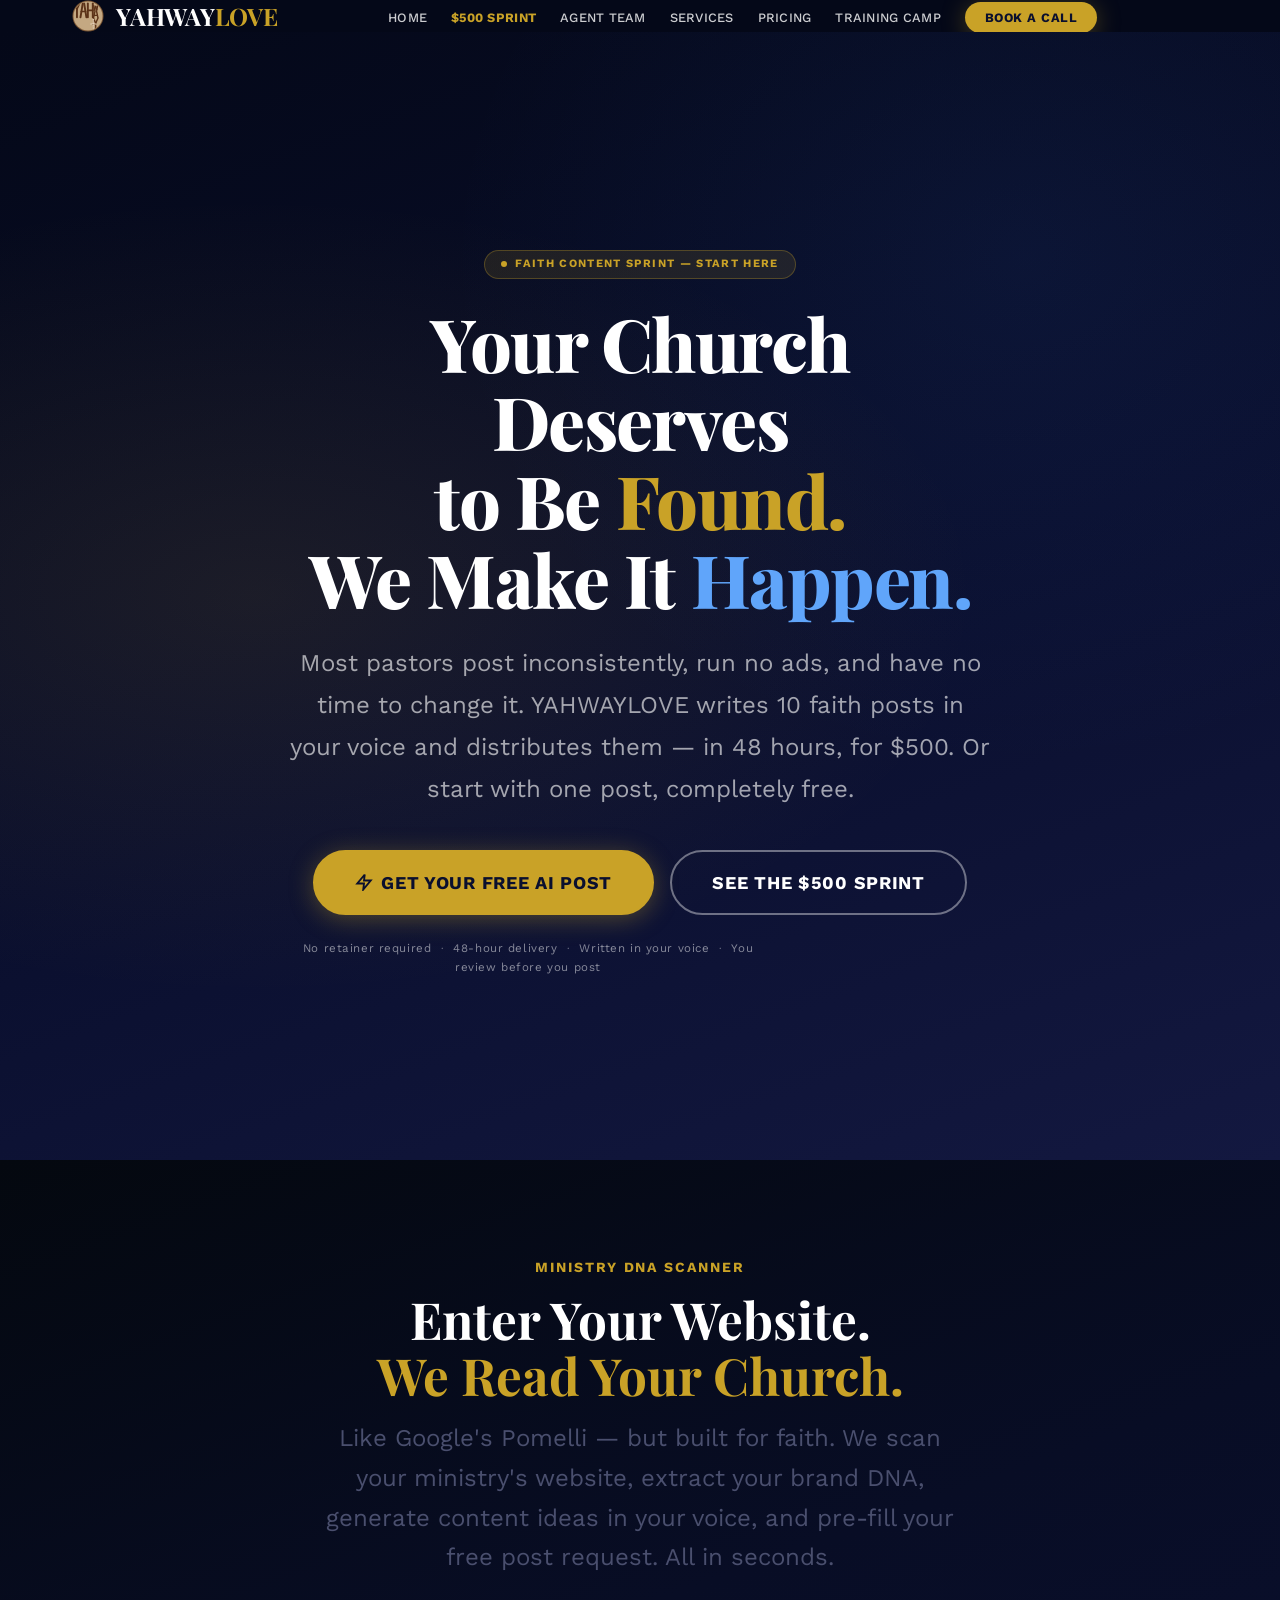
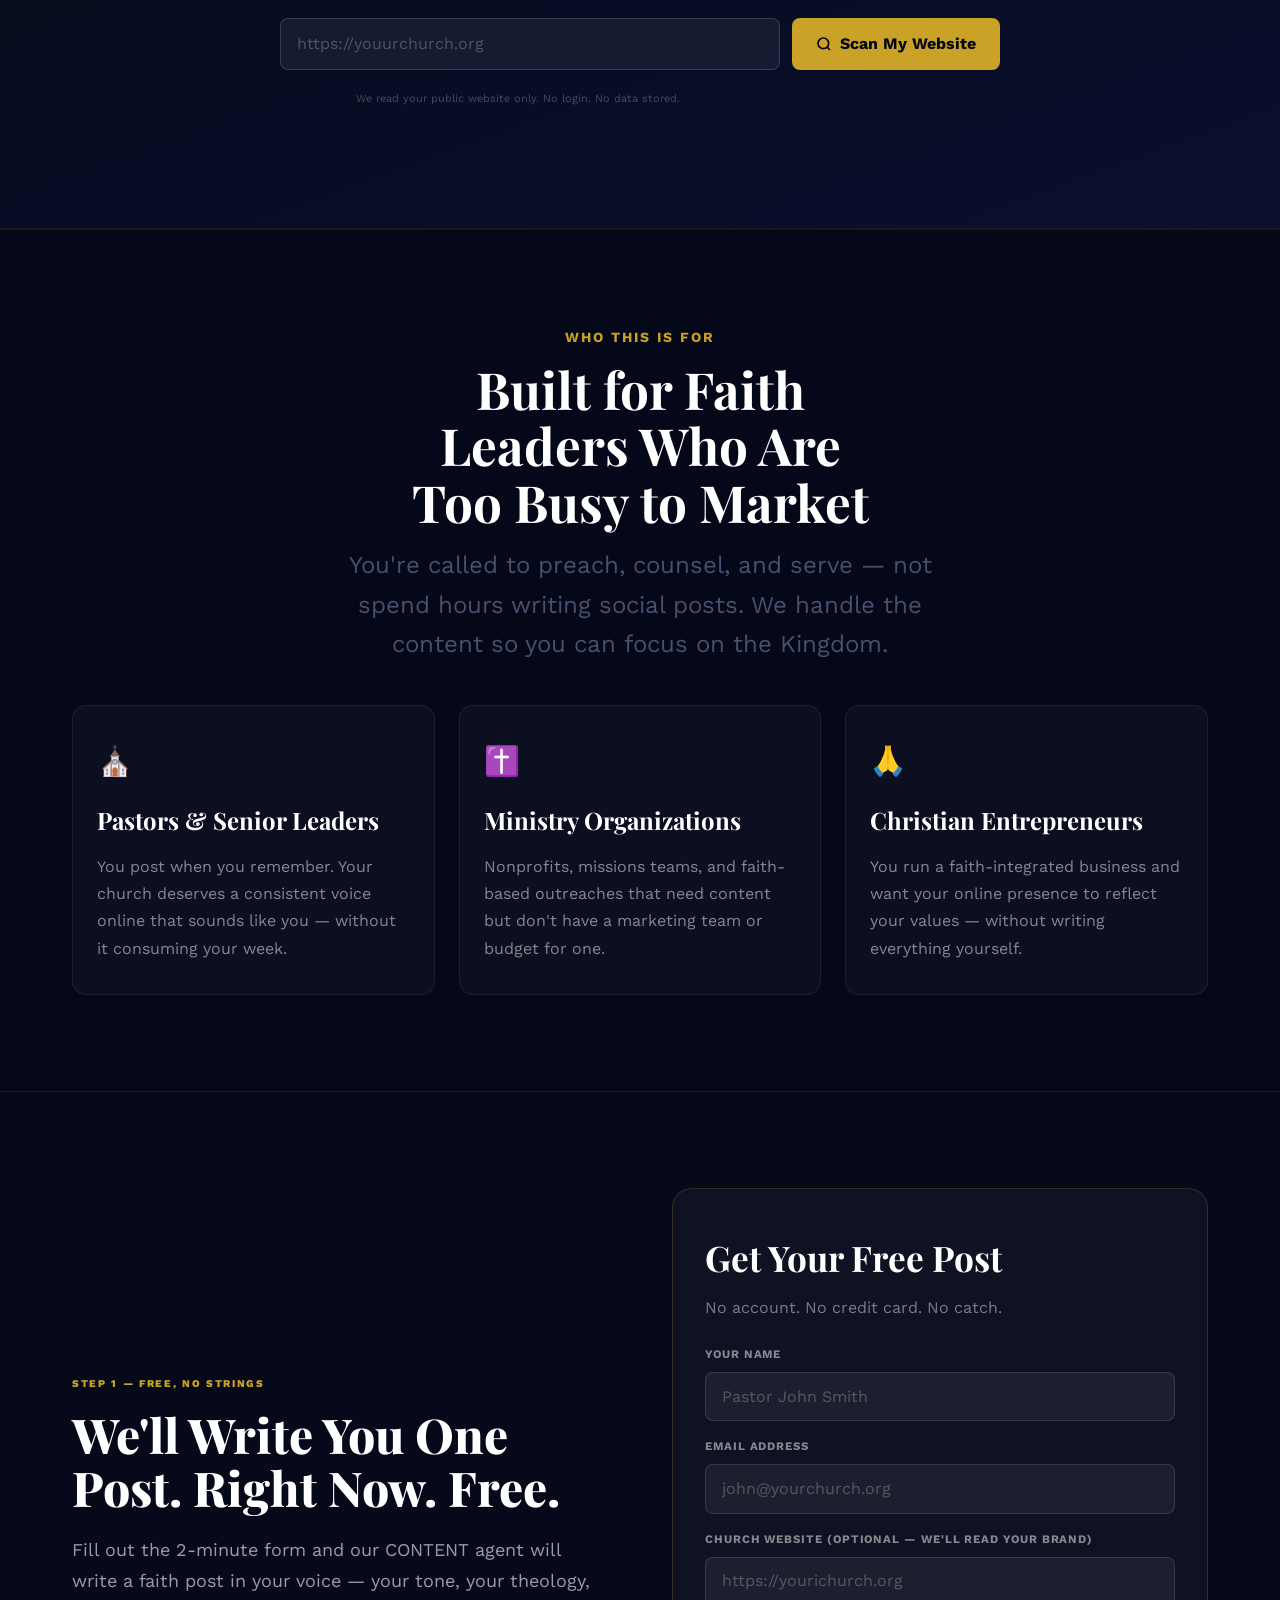
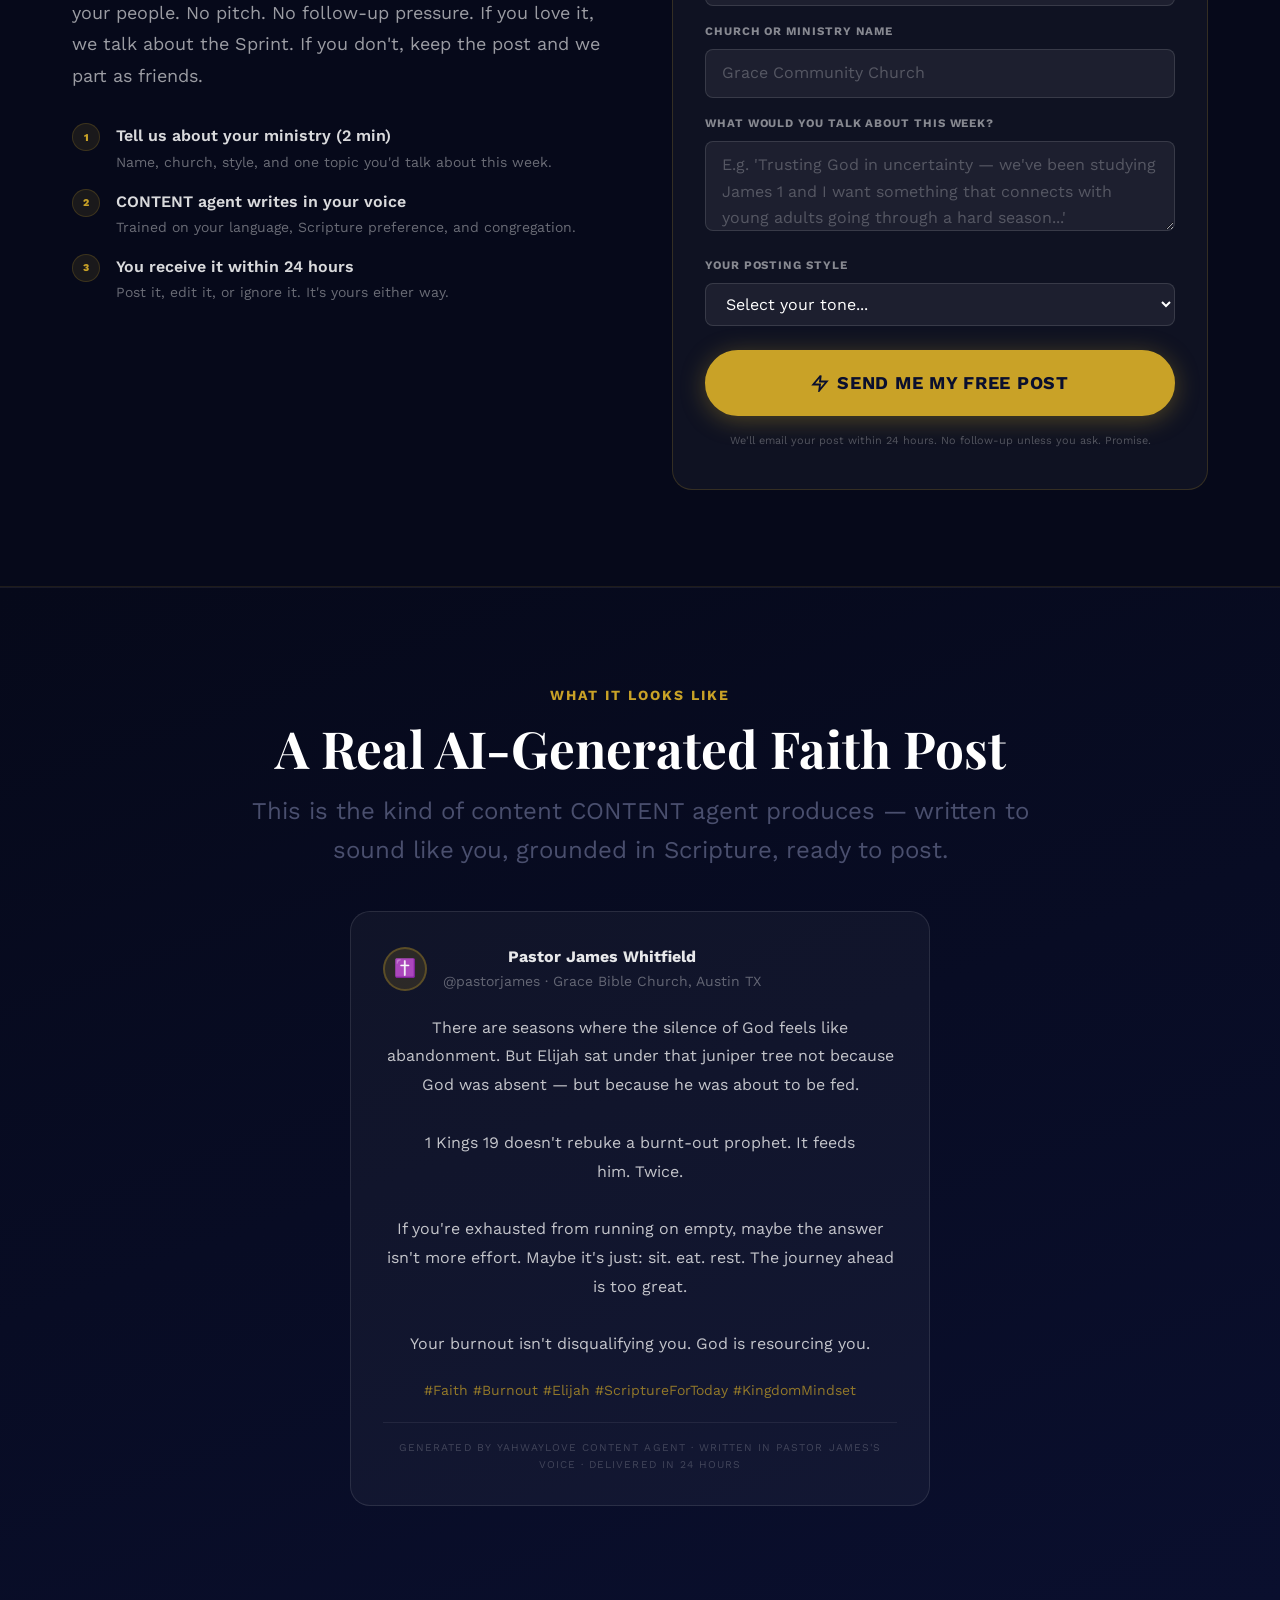
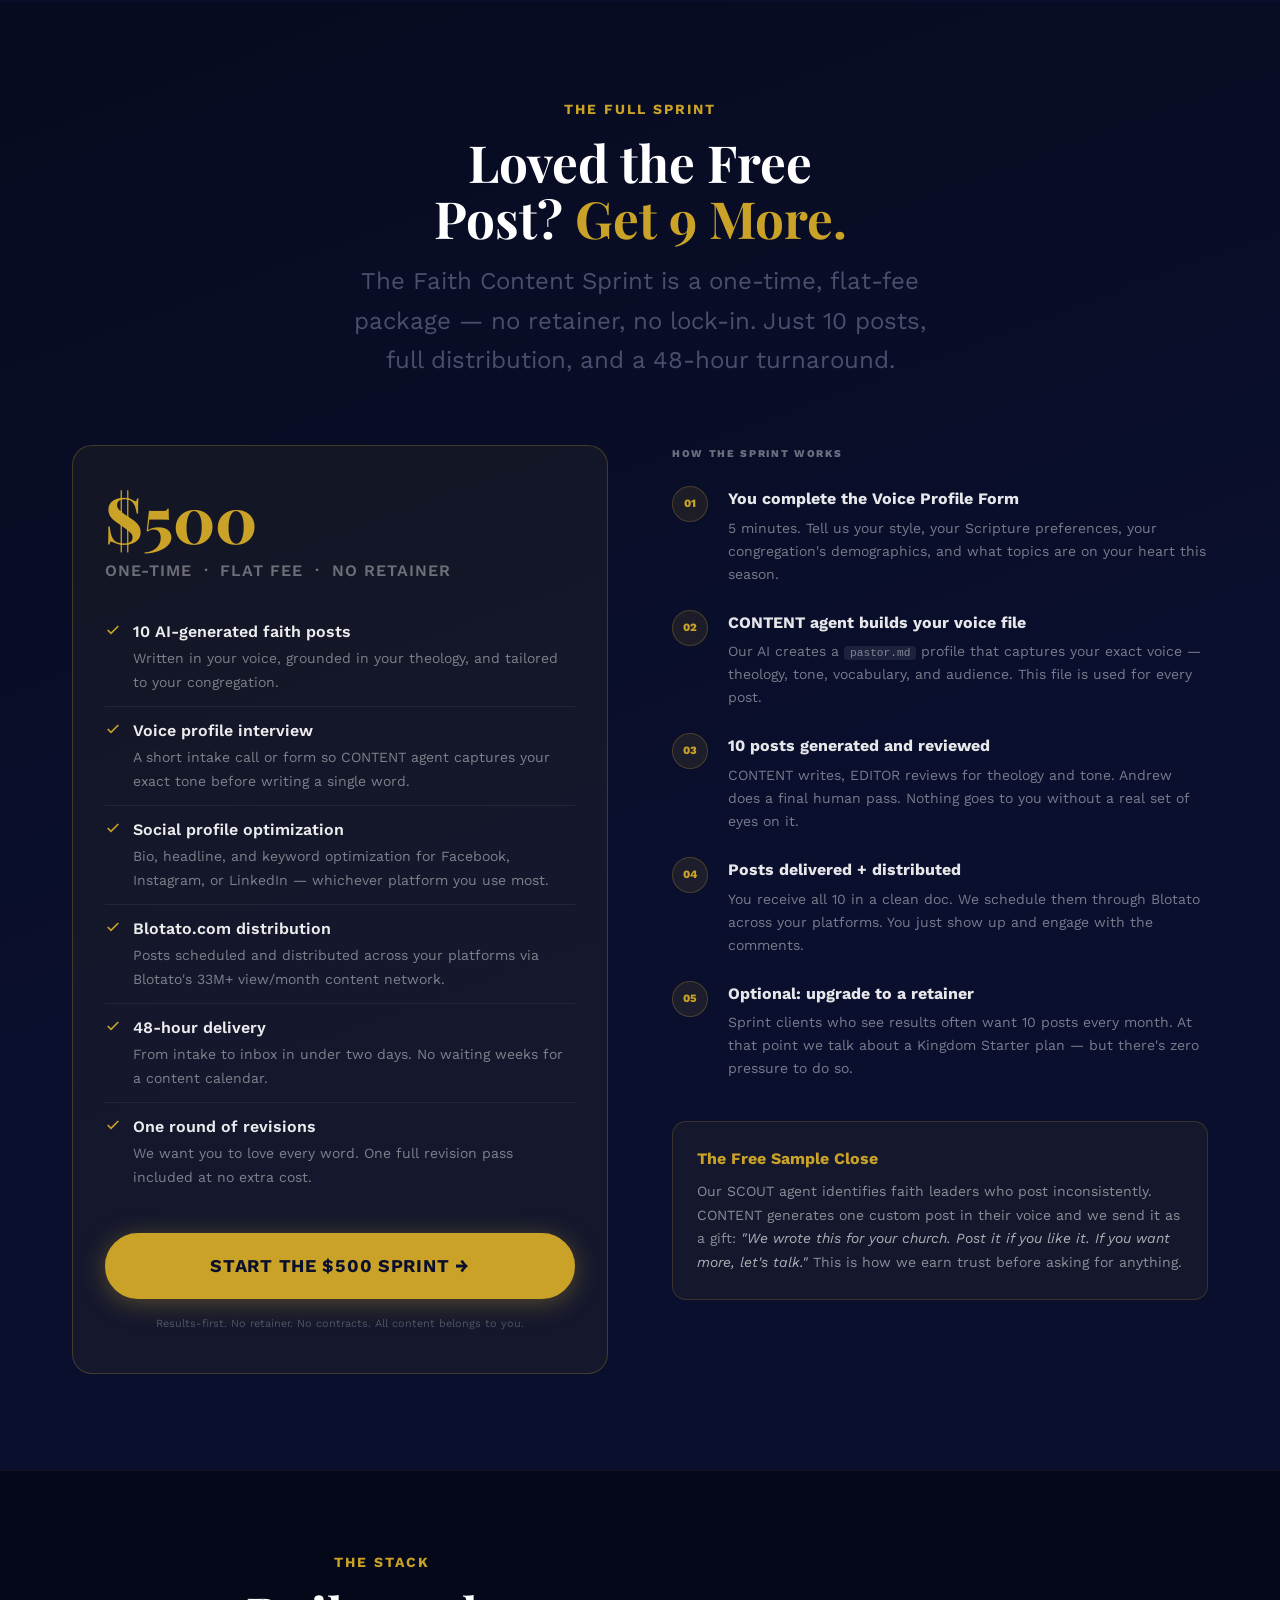
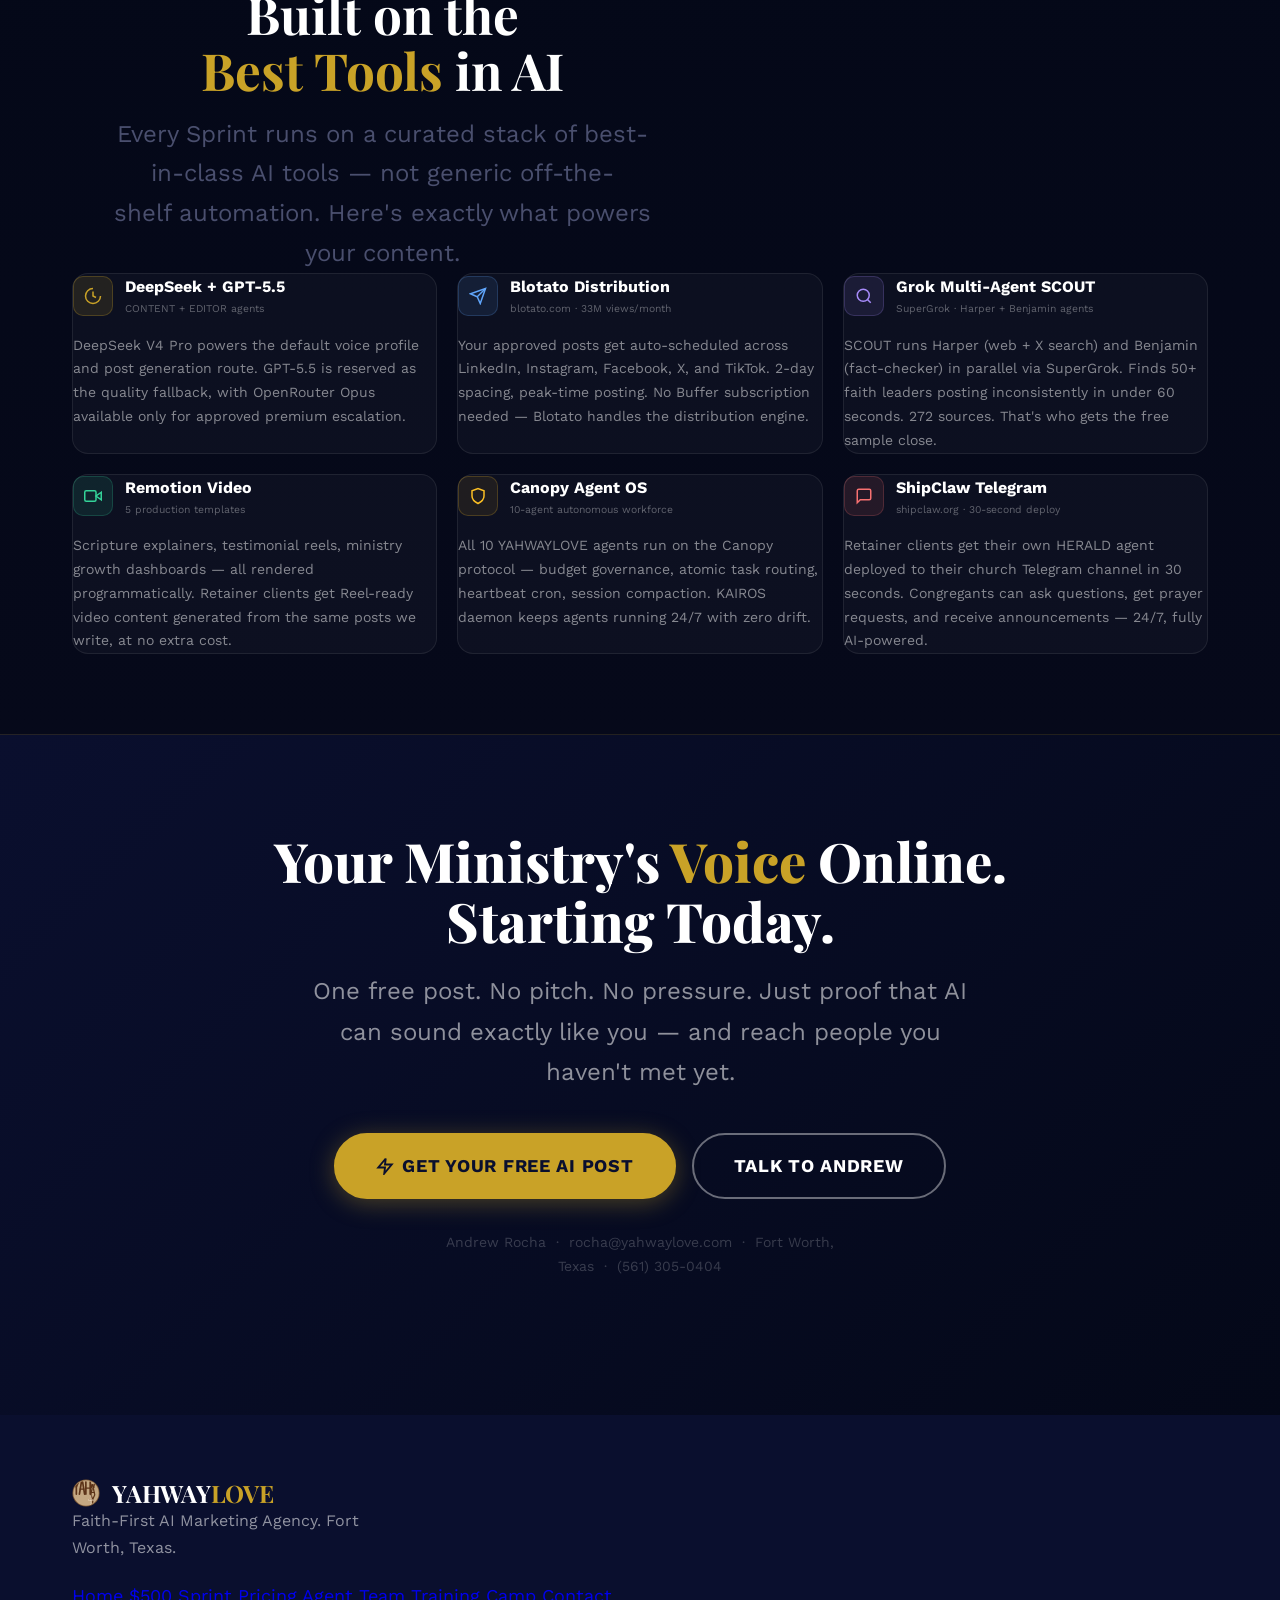
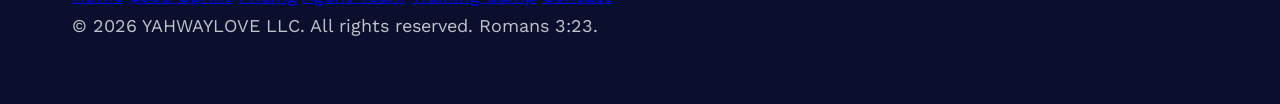
<file: pages/sprint.html>
<!DOCTYPE html>
<html lang="en">
<head>
  <meta charset="UTF-8" />
  <meta name="viewport" content="width=device-width, initial-scale=1.0" />
  <title>Faith Content Sprint — YAHWAYLOVE | 10 AI Posts in 48 Hours for $500</title>
  <meta name="description" content="YAHWAYLOVE writes 10 faith posts in your voice, in 48 hours, for $500. Start with one free post — no retainer, no pitch, no pressure." />
  <meta property="og:title" content="Faith Content Sprint — 10 Posts. 48 Hours. $500." />
  <meta property="og:description" content="Your church deserves to be found. We write, post, and distribute your ministry's content using AI — starting with one free post." />
  <link rel="canonical" href="https://yahwaylove.com/sprint" />

  <!-- Fonts -->
  <link rel="preconnect" href="https://fonts.googleapis.com" />
  <link rel="preconnect" href="https://fonts.gstatic.com" crossorigin />
  <link href="https://fonts.googleapis.com/css2?family=Playfair+Display:ital,wght@0,400;0,600;0,700;0,800;1,400;1,700&family=Work+Sans:wght@300..700&display=swap" rel="stylesheet" />

  <!-- Styles -->
  <link rel="stylesheet" href="../css/tokens.css" />
  <link rel="stylesheet" href="../css/base.css" />
  <link rel="stylesheet" href="../css/components.css" />

  <style>
    /* ====== SPRINT PAGE OVERRIDES ====== */
    body { background: #040818; color: #ede9dd; }

    /* --- HERO --- */
    .sprint-hero {
      min-height: 100dvh;
      display: flex;
      align-items: center;
      background: linear-gradient(160deg, #040818 0%, #0a0f2e 55%, #131840 100%);
      position: relative;
      overflow: hidden;
    }
    .sprint-hero::before {
      content: '';
      position: absolute;
      inset: 0;
      background:
        radial-gradient(ellipse at 20% 50%, rgba(201,162,39,0.10) 0%, transparent 50%),
        radial-gradient(ellipse at 80% 20%, rgba(59,130,246,0.07) 0%, transparent 40%);
      pointer-events: none;
    }
    .sprint-hero-inner {
      position: relative;
      z-index: 2;
      padding-top: 7rem;
      padding-bottom: 5rem;
      max-width: 700px;
      margin: 0 auto;
      text-align: center;
    }
    .sprint-badge {
      display: inline-flex;
      align-items: center;
      gap: var(--space-2);
      background: rgba(201,162,39,0.12);
      border: 1px solid rgba(201,162,39,0.3);
      color: var(--brand-gold);
      font-size: 0.7rem;
      font-weight: 700;
      letter-spacing: 0.12em;
      text-transform: uppercase;
      padding: var(--space-1) var(--space-4);
      border-radius: var(--radius-full);
      margin-bottom: var(--space-6);
    }
    .sprint-badge-dot {
      width: 6px; height: 6px;
      background: var(--brand-gold);
      border-radius: 50%;
      animation: pulse-dot 2s ease-in-out infinite;
    }
    @keyframes pulse-dot {
      0%,100% { opacity: 1; transform: scale(1); }
      50% { opacity: 0.5; transform: scale(0.7); }
    }
    .sprint-hero h1 {
      font-family: var(--font-display);
      font-size: clamp(2.4rem, 1rem + 4.5vw, 5rem);
      font-weight: 800;
      color: var(--brand-white);
      line-height: 1.07;
      letter-spacing: -0.02em;
      margin-bottom: var(--space-6);
    }
    .sprint-hero h1 .gold { color: var(--brand-gold); }
    .sprint-hero h1 .blue { color: #60a5fa; }
    .sprint-hero-sub {
      font-size: var(--text-lg);
      color: rgba(255,255,255,0.62);
      line-height: 1.75;
      max-width: 52ch;
      margin: 0 auto var(--space-10);
    }
    .sprint-ctas {
      display: flex;
      gap: var(--space-4);
      justify-content: center;
      flex-wrap: wrap;
      margin-bottom: var(--space-6);
    }
    .sprint-trust {
      font-size: 0.72rem;
      color: rgba(255,255,255,0.35);
      letter-spacing: 0.05em;
    }
    .sprint-trust span { color: rgba(255,255,255,0.5); }

    /* --- FREE POST SECTION --- */
    .free-post-section {
      background: #06091a;
      border-top: 1px solid rgba(201,162,39,0.12);
      border-bottom: 1px solid rgba(201,162,39,0.12);
      padding: var(--space-24) 0;
    }
    .free-post-grid {
      display: grid;
      grid-template-columns: 1fr 1fr;
      gap: var(--space-16);
      align-items: center;
    }
    @media (max-width: 760px) { .free-post-grid { grid-template-columns: 1fr; } }

    .free-post-label {
      font-size: 0.65rem;
      font-weight: 800;
      letter-spacing: 0.16em;
      text-transform: uppercase;
      color: var(--brand-gold);
      margin-bottom: var(--space-4);
    }
    .free-post-heading {
      font-family: var(--font-display);
      font-size: clamp(1.8rem, 1rem + 2.5vw, 3rem);
      font-weight: 800;
      color: var(--brand-white);
      line-height: 1.1;
      margin-bottom: var(--space-5);
    }
    .free-post-desc {
      color: rgba(255,255,255,0.6);
      line-height: 1.75;
      font-size: var(--text-base);
      margin-bottom: var(--space-8);
    }

    /* Form */
    .sprint-form {
      background: rgba(255,255,255,0.04);
      border: 1px solid rgba(201,162,39,0.2);
      border-radius: var(--radius-xl);
      padding: var(--space-10) var(--space-8);
    }
    .form-title {
      font-family: var(--font-display);
      font-size: var(--text-xl);
      font-weight: 700;
      color: var(--brand-white);
      margin-bottom: var(--space-2);
    }
    .form-sub {
      font-size: var(--text-sm);
      color: rgba(255,255,255,0.45);
      margin-bottom: var(--space-6);
    }
    .form-field {
      margin-bottom: var(--space-4);
    }
    .form-field label {
      display: block;
      font-size: 0.72rem;
      font-weight: 700;
      letter-spacing: 0.08em;
      text-transform: uppercase;
      color: rgba(255,255,255,0.5);
      margin-bottom: var(--space-2);
    }
    .form-field input,
    .form-field select,
    .form-field textarea {
      width: 100%;
      background: rgba(255,255,255,0.06);
      border: 1px solid rgba(255,255,255,0.12);
      border-radius: var(--radius-md);
      color: var(--brand-white);
      font-family: var(--font-body);
      font-size: var(--text-sm);
      padding: 0.65rem var(--space-4);
      transition: border-color var(--transition-fast);
      box-sizing: border-box;
    }
    .form-field input::placeholder,
    .form-field textarea::placeholder { color: rgba(255,255,255,0.25); }
    .form-field input:focus,
    .form-field select:focus,
    .form-field textarea:focus {
      outline: none;
      border-color: rgba(201,162,39,0.5);
      background: rgba(255,255,255,0.08);
    }
    .form-field select option { background: #0a0f2e; color: #fff; }
    .form-field textarea { resize: vertical; min-height: 90px; }
    .form-submit {
      width: 100%;
      margin-top: var(--space-2);
    }
    .form-note {
      text-align: center;
      font-size: 0.68rem;
      color: rgba(255,255,255,0.28);
      margin-top: var(--space-4);
      line-height: 1.6;
    }

    /* --- SPRINT OFFER SECTION --- */
    .sprint-offer-section {
      background: linear-gradient(160deg, #070b1f 0%, #0a0f2e 60%);
      padding: var(--space-24) 0;
    }
    .sprint-offer-grid {
      display: grid;
      grid-template-columns: 1fr 1fr;
      gap: var(--space-16);
      align-items: start;
    }
    @media (max-width: 760px) { .sprint-offer-grid { grid-template-columns: 1fr; } }

    .offer-card {
      background: rgba(201,162,39,0.06);
      border: 1px solid rgba(201,162,39,0.25);
      border-radius: var(--radius-xl);
      padding: var(--space-10) var(--space-8);
    }
    .offer-price-row {
      display: flex;
      align-items: baseline;
      gap: var(--space-2);
      margin-bottom: var(--space-2);
    }
    .offer-price {
      font-family: var(--font-display);
      font-size: clamp(2.5rem, 1rem + 4vw, 4rem);
      font-weight: 800;
      color: var(--brand-gold);
      line-height: 1;
    }
    .offer-price-label {
      font-size: var(--text-sm);
      color: rgba(255,255,255,0.4);
      text-transform: uppercase;
      letter-spacing: 0.06em;
      font-weight: 600;
    }
    .offer-tagline {
      font-size: var(--text-sm);
      color: rgba(255,255,255,0.38);
      text-transform: uppercase;
      letter-spacing: 0.06em;
      font-weight: 600;
      margin-bottom: var(--space-6);
    }
    .offer-features {
      list-style: none;
      margin-bottom: var(--space-8);
    }
    .offer-features li {
      display: flex;
      align-items: flex-start;
      gap: var(--space-3);
      font-size: var(--text-sm);
      color: rgba(255,255,255,0.78);
      padding: var(--space-3) 0;
      border-bottom: 1px solid rgba(255,255,255,0.06);
      line-height: 1.5;
    }
    .offer-features li:last-child { border-bottom: none; }
    .offer-features .check {
      flex-shrink: 0;
      margin-top: 2px;
      color: var(--brand-gold);
    }
    .offer-features .feature-title {
      font-weight: 600;
      color: rgba(255,255,255,0.92);
      display: block;
      margin-bottom: 2px;
    }
    .offer-features .feature-desc {
      font-size: var(--text-xs);
      color: rgba(255,255,255,0.45);
      line-height: 1.5;
    }

    /* How it works steps */
    .steps-label {
      font-size: 0.65rem;
      font-weight: 800;
      letter-spacing: 0.16em;
      text-transform: uppercase;
      color: rgba(255,255,255,0.4);
      margin-bottom: var(--space-6);
    }
    .steps-list {
      display: flex;
      flex-direction: column;
      gap: var(--space-6);
    }
    .step-item {
      display: flex;
      gap: var(--space-5);
      align-items: flex-start;
    }
    .step-num {
      min-width: 36px;
      height: 36px;
      background: rgba(201,162,39,0.1);
      border: 1px solid rgba(201,162,39,0.25);
      border-radius: 50%;
      display: flex;
      align-items: center;
      justify-content: center;
      font-size: 0.7rem;
      font-weight: 800;
      color: var(--brand-gold);
      letter-spacing: 0.02em;
    }
    .step-title {
      font-size: var(--text-sm);
      font-weight: 700;
      color: rgba(255,255,255,0.9);
      margin-bottom: var(--space-1);
    }
    .step-desc {
      font-size: var(--text-xs);
      color: rgba(255,255,255,0.45);
      line-height: 1.65;
    }

    /* --- WHO THIS IS FOR --- */
    .for-section {
      background: #040818;
      padding: var(--space-24) 0;
      border-top: 1px solid rgba(255,255,255,0.05);
    }
    .for-grid {
      display: grid;
      grid-template-columns: repeat(3, 1fr);
      gap: var(--space-6);
      margin-top: var(--space-10);
    }
    @media (max-width: 760px) { .for-grid { grid-template-columns: 1fr; } }
    .for-card {
      background: rgba(255,255,255,0.03);
      border: 1px solid rgba(255,255,255,0.07);
      border-radius: var(--radius-lg);
      padding: var(--space-8) var(--space-6);
      transition: border-color 0.2s;
    }
    .for-card:hover { border-color: rgba(201,162,39,0.25); }
    .for-icon {
      font-size: 1.8rem;
      margin-bottom: var(--space-4);
    }
    .for-title {
      font-family: var(--font-display);
      font-size: var(--text-lg);
      font-weight: 700;
      color: var(--brand-white);
      margin-bottom: var(--space-3);
    }
    .for-desc {
      font-size: var(--text-sm);
      color: rgba(255,255,255,0.5);
      line-height: 1.7;
    }

    /* --- SAMPLE POST --- */
    .sample-section {
      background: linear-gradient(160deg, #06091a 0%, #0a0f2e 100%);
      padding: var(--space-24) 0;
      border-top: 1px solid rgba(201,162,39,0.08);
    }
    .sample-post {
      max-width: 580px;
      margin: var(--space-10) auto 0;
      background: rgba(255,255,255,0.04);
      border: 1px solid rgba(255,255,255,0.1);
      border-radius: var(--radius-xl);
      padding: var(--space-8);
    }
    .sample-post-header {
      display: flex;
      align-items: center;
      gap: var(--space-4);
      margin-bottom: var(--space-5);
    }
    .sample-avatar {
      width: 44px; height: 44px;
      background: rgba(201,162,39,0.15);
      border: 2px solid rgba(201,162,39,0.3);
      border-radius: 50%;
      display: flex;
      align-items: center;
      justify-content: center;
      font-size: 1.1rem;
    }
    .sample-name {
      font-weight: 700;
      font-size: var(--text-sm);
      color: rgba(255,255,255,0.9);
    }
    .sample-handle {
      font-size: var(--text-xs);
      color: rgba(255,255,255,0.35);
    }
    .sample-body {
      font-size: var(--text-sm);
      color: rgba(255,255,255,0.75);
      line-height: 1.8;
      margin-bottom: var(--space-5);
    }
    .sample-tag {
      font-size: var(--text-xs);
      color: var(--brand-gold);
      opacity: 0.7;
    }
    .sample-footer {
      margin-top: var(--space-5);
      padding-top: var(--space-4);
      border-top: 1px solid rgba(255,255,255,0.07);
      font-size: 0.65rem;
      color: rgba(255,255,255,0.2);
      text-transform: uppercase;
      letter-spacing: 0.1em;
    }

    /* --- BOTTOM CTA --- */
    .sprint-cta-section {
      background: linear-gradient(135deg, #0a0f2e 0%, #040818 100%);
      border-top: 1px solid rgba(201,162,39,0.15);
      padding: var(--space-24) 0;
      text-align: center;
    }
    .sprint-cta-section h2 {
      font-family: var(--font-display);
      font-size: clamp(2rem, 1rem + 3vw, 3.5rem);
      font-weight: 800;
      color: var(--brand-white);
      line-height: 1.1;
      margin-bottom: var(--space-5);
    }
    .sprint-cta-section p {
      color: rgba(255,255,255,0.55);
      font-size: var(--text-lg);
      max-width: 46ch;
      margin: 0 auto var(--space-10);
      line-height: 1.7;
    }

    /* ====== MINISTRY DNA SCANNER ====== */
    .dna-section {
      background: linear-gradient(160deg, #04080f 0%, #080d25 60%, #0a0f2e 100%);
      padding: var(--space-24) 0;
      border-bottom: 1px solid rgba(201,162,39,0.1);
    }
    .dna-scanner-wrap {
      max-width: 720px;
      margin: var(--space-10) auto 0;
    }
    .dna-url-row {
      display: flex;
      gap: var(--space-3);
      margin-bottom: var(--space-5);
    }
    @media (max-width: 600px) { .dna-url-row { flex-direction: column; } }
    .dna-url-input {
      flex: 1;
      background: rgba(255,255,255,0.06);
      border: 1px solid rgba(255,255,255,0.15);
      border-radius: var(--radius-md);
      color: var(--brand-white);
      font-family: var(--font-body);
      font-size: var(--text-sm);
      padding: 0.75rem var(--space-4);
      transition: border-color 0.2s;
      outline: none;
    }
    .dna-url-input:focus { border-color: rgba(201,162,39,0.5); background: rgba(255,255,255,0.09); }
    .dna-url-input::placeholder { color: rgba(255,255,255,0.25); }
    .dna-scan-btn {
      display: flex;
      align-items: center;
      gap: var(--space-2);
      background: var(--brand-gold);
      color: #04080f;
      border: none;
      border-radius: var(--radius-md);
      font-family: var(--font-body);
      font-size: var(--text-sm);
      font-weight: 700;
      padding: 0.75rem var(--space-6);
      cursor: pointer;
      transition: background 0.2s, transform 0.15s;
      white-space: nowrap;
    }
    .dna-scan-btn:hover { background: var(--brand-gold-light); transform: translateY(-1px); }
    .dna-scan-btn:disabled { opacity: 0.5; cursor: not-allowed; transform: none; }

    /* Loading state */
    .dna-loading {
      display: none;
      text-align: center;
      padding: var(--space-8);
    }
    .dna-loading.active { display: block; }
    .dna-pulse-ring {
      width: 56px; height: 56px;
      border: 3px solid rgba(201,162,39,0.15);
      border-top-color: var(--brand-gold);
      border-radius: 50%;
      margin: 0 auto var(--space-4);
      animation: dna-spin 1s linear infinite;
    }
    @keyframes dna-spin { to { transform: rotate(360deg); } }
    .dna-loading-text {
      font-size: var(--text-sm);
      color: rgba(255,255,255,0.5);
    }
    .dna-loading-steps {
      display: flex;
      flex-direction: column;
      gap: var(--space-2);
      margin-top: var(--space-4);
      max-width: 280px;
      margin-left: auto;
      margin-right: auto;
    }
    .dna-step {
      display: flex;
      align-items: center;
      gap: var(--space-3);
      font-size: var(--text-xs);
      color: rgba(255,255,255,0.3);
      transition: color 0.3s;
    }
    .dna-step.done { color: #4ade80; }
    .dna-step.active { color: rgba(255,255,255,0.75); }
    .dna-step-dot {
      width: 6px; height: 6px;
      border-radius: 50%;
      background: currentColor;
      flex-shrink: 0;
    }

    /* Results */
    .dna-results {
      display: none;
      animation: fadeInUp 0.5s ease forwards;
    }
    .dna-results.active { display: block; }
    @keyframes fadeInUp {
      from { opacity: 0; transform: translateY(16px); }
      to   { opacity: 1; transform: translateY(0); }
    }
    .dna-card {
      background: rgba(255,255,255,0.04);
      border: 1px solid rgba(201,162,39,0.2);
      border-radius: var(--radius-xl);
      padding: var(--space-8);
      margin-bottom: var(--space-6);
    }
    .dna-card-header {
      display: flex;
      align-items: center;
      gap: var(--space-3);
      margin-bottom: var(--space-6);
      padding-bottom: var(--space-4);
      border-bottom: 1px solid rgba(255,255,255,0.07);
    }
    .dna-card-icon {
      width: 36px; height: 36px;
      background: rgba(201,162,39,0.1);
      border: 1px solid rgba(201,162,39,0.2);
      border-radius: 8px;
      display: flex;
      align-items: center;
      justify-content: center;
      color: var(--brand-gold);
      flex-shrink: 0;
    }
    .dna-card-title {
      font-size: 0.65rem;
      font-weight: 800;
      letter-spacing: 0.14em;
      text-transform: uppercase;
      color: var(--brand-gold);
    }
    .dna-card-sub {
      font-size: var(--text-xs);
      color: rgba(255,255,255,0.4);
      margin-top: 2px;
    }

    /* Brand colors row */
    .dna-colors-row {
      display: flex;
      gap: var(--space-3);
      flex-wrap: wrap;
      margin-bottom: var(--space-5);
    }
    .dna-color-chip {
      display: flex;
      align-items: center;
      gap: var(--space-2);
      background: rgba(255,255,255,0.05);
      border: 1px solid rgba(255,255,255,0.08);
      border-radius: var(--radius-full);
      padding: var(--space-1) var(--space-3);
    }
    .dna-color-swatch {
      width: 14px; height: 14px;
      border-radius: 50%;
      border: 1px solid rgba(255,255,255,0.15);
    }
    .dna-color-hex {
      font-size: 0.65rem;
      font-family: monospace;
      color: rgba(255,255,255,0.6);
    }

    /* Voice tags */
    .dna-tags {
      display: flex;
      gap: var(--space-2);
      flex-wrap: wrap;
      margin-bottom: var(--space-4);
    }
    .dna-tag {
      font-size: var(--text-xs);
      background: rgba(255,255,255,0.06);
      border: 1px solid rgba(255,255,255,0.1);
      border-radius: var(--radius-full);
      padding: 3px 10px;
      color: rgba(255,255,255,0.65);
    }
    .dna-tag.gold {
      background: rgba(201,162,39,0.1);
      border-color: rgba(201,162,39,0.25);
      color: var(--brand-gold);
    }

    /* Mission statement */
    .dna-mission {
      font-style: italic;
      font-size: var(--text-sm);
      color: rgba(255,255,255,0.6);
      border-left: 2px solid rgba(201,162,39,0.3);
      padding-left: var(--space-4);
      line-height: 1.7;
    }

    /* Content ideas board (Mixboard mirror) */
    .dna-ideas-grid {
      display: grid;
      grid-template-columns: repeat(3, 1fr);
      gap: var(--space-4);
      margin-bottom: var(--space-6);
    }
    @media (max-width: 640px) { .dna-ideas-grid { grid-template-columns: 1fr 1fr; } }
    .idea-card {
      background: rgba(255,255,255,0.04);
      border: 1px solid rgba(255,255,255,0.08);
      border-radius: var(--radius-lg);
      padding: var(--space-5);
      cursor: pointer;
      transition: all 0.2s;
      position: relative;
    }
    .idea-card:hover {
      border-color: rgba(201,162,39,0.35);
      background: rgba(201,162,39,0.05);
      transform: translateY(-2px);
    }
    .idea-card.selected {
      border-color: var(--brand-gold);
      background: rgba(201,162,39,0.08);
    }
    .idea-card.selected::after {
      content: '✓';
      position: absolute;
      top: 8px; right: 10px;
      font-size: 0.7rem;
      color: var(--brand-gold);
      font-weight: 800;
    }
    .idea-type {
      font-size: 0.58rem;
      font-weight: 800;
      letter-spacing: 0.12em;
      text-transform: uppercase;
      color: var(--brand-gold);
      margin-bottom: var(--space-2);
    }
    .idea-title {
      font-size: var(--text-sm);
      font-weight: 600;
      color: rgba(255,255,255,0.88);
      line-height: 1.4;
      margin-bottom: var(--space-2);
    }
    .idea-hook {
      font-size: var(--text-xs);
      color: rgba(255,255,255,0.42);
      line-height: 1.55;
    }
    .dna-cta-row {
      display: flex;
      gap: var(--space-4);
      align-items: center;
      flex-wrap: wrap;
    }
    .dna-use-btn {
      flex: 1;
    }
    .dna-reset {
      font-size: var(--text-xs);
      color: rgba(255,255,255,0.3);
      cursor: pointer;
      text-decoration: underline;
      background: none;
      border: none;
      padding: 0;
    }
    .dna-reset:hover { color: rgba(255,255,255,0.6); }

    /* Error state */
    .dna-error {
      display: none;
      background: rgba(181,57,43,0.1);
      border: 1px solid rgba(181,57,43,0.25);
      border-radius: var(--radius-md);
      padding: var(--space-4) var(--space-5);
      font-size: var(--text-sm);
      color: rgba(255,150,130,0.9);
    }
    .dna-error.active { display: block; }
  </style>
</head>
<body>

<!-- ====== NAV ====== -->
<nav class="navbar" id="navbar">
  <div class="container nav-inner">
    <a href="../index.html" class="nav-logo" aria-label="YAHWAYLOVE home">
      <svg width="32" height="32" viewBox="0 0 200 200" fill="none" xmlns="http://www.w3.org/2000/svg" aria-label="YAHWAYLOVE"><defs>
    <clipPath id="bc">
      <circle cx="100" cy="100" r="89"/>
    </clipPath>
  </defs>

  <!-- Badge -->
  <circle cx="100" cy="100" r="97" fill="#7a5533"/>
  <circle cx="100" cy="100" r="91" fill="#c4a882"/>

  <g clip-path="url(#bc)">

    <!-- ══ YAH — left column (x: 14–130) ══ -->

    <!-- Y -->
    <line x1="16" y1="22" x2="31" y2="55" stroke="#5c3318" stroke-width="12" stroke-linecap="round"/>
    <line x1="46" y1="22" x2="31" y2="55" stroke="#5c3318" stroke-width="12" stroke-linecap="round"/>
    <line x1="31" y1="55" x2="31" y2="108" stroke="#5c3318" stroke-width="12" stroke-linecap="round"/>

    <!-- A -->
    <line x1="53" y1="108" x2="67" y2="22" stroke="#5c3318" stroke-width="12" stroke-linecap="round"/>
    <line x1="90" y1="108" x2="76" y2="22" stroke="#5c3318" stroke-width="12" stroke-linecap="round"/>
    <line x1="58" y1="72" x2="85" y2="72" stroke="#5c3318" stroke-width="10" stroke-linecap="round"/>

    <!-- H -->
    <line x1="99" y1="22" x2="99" y2="108" stroke="#5c3318" stroke-width="12" stroke-linecap="round"/>
    <line x1="130" y1="22" x2="130" y2="108" stroke="#5c3318" stroke-width="12" stroke-linecap="round"/>
    <line x1="99" y1="65" x2="130" y2="65" stroke="#5c3318" stroke-width="10" stroke-linecap="round"/>

    <!-- ══ WAY — right column (x: 138–172)
         Circle at y=35: max x = 100+sqrt(89²-65²) = 100+sqrt(7921-4225) = 100+60.8 = 160.8
         Circle at y=50: max x = 100+sqrt(89²-50²) = 100+sqrt(7921-2500) = 100+73.6 = 173.6
         So W can start at y=38, safe x up to ~158
    ══ -->

    <!-- W (y: 36–66, x: 136–162) -->
    <line x1="136" y1="36" x2="141" y2="62" stroke="#5c3318" stroke-width="9" stroke-linecap="round"/>
    <line x1="141" y1="62" x2="148" y2="40" stroke="#5c3318" stroke-width="9" stroke-linecap="round"/>
    <line x1="148" y1="40" x2="155" y2="62" stroke="#5c3318" stroke-width="9" stroke-linecap="round"/>
    <line x1="155" y1="62" x2="160" y2="36" stroke="#5c3318" stroke-width="9" stroke-linecap="round"/>

    <!-- A (y: 68–110, x: 135–162) -->
    <line x1="135" y1="110" x2="144" y2="68" stroke="#5c3318" stroke-width="9" stroke-linecap="round"/>
    <line x1="162" y1="110" x2="153" y2="68" stroke="#5c3318" stroke-width="9" stroke-linecap="round"/>
    <line x1="138" y1="96" x2="159" y2="96" stroke="#5c3318" stroke-width="8" stroke-linecap="round"/>

    <!-- Y (y: 114–178, x: 135–162) -->
    <line x1="135" y1="114" x2="148" y2="145" stroke="#5c3318" stroke-width="9" stroke-linecap="round"/>
    <line x1="162" y1="114" x2="148" y2="145" stroke="#5c3318" stroke-width="9" stroke-linecap="round"/>
    <line x1="148" y1="145" x2="148" y2="183" stroke="#5c3318" stroke-width="9" stroke-linecap="round"/>

    <!-- ══ CROSS (cream) ══ -->
    <line x1="134" y1="120" x2="134" y2="185" stroke="#e8d4bc" stroke-width="7" stroke-linecap="round"/>
    <line x1="118" y1="150" x2="152" y2="150" stroke="#e8d4bc" stroke-width="7" stroke-linecap="round"/>

    <!-- JESUS -->
    <text x="134" y="153.5" font-family="Georgia,serif" font-size="6" fill="#6b4220" text-anchor="middle" font-weight="bold" letter-spacing="0.6">JESUS</text>

    <!-- ANDREW -->
    <g transform="rotate(-90 134 133)">
      <text x="134" y="136" font-family="Georgia,serif" font-size="5" fill="#6b4220" text-anchor="middle" letter-spacing="0.3">ANDREW</text>
    </g>

    <!-- HAILEY -->
    <g transform="rotate(-90 134 168)">
      <text x="134" y="171" font-family="Georgia,serif" font-size="5" fill="#6b4220" text-anchor="middle" letter-spacing="0.3">HAILEY</text>
    </g>

  </g></svg>
      <span class="nav-logo-text">YAHWAY<span>LOVE</span></span>
    </a>
    <ul class="nav-links">
      <li><a href="../index.html">Home</a></li>
      <li><a href="sprint.html" style="color:var(--brand-gold);font-weight:700;">$500 Sprint</a></li>
      <li><a href="agents.html">Agent Team</a></li>
      <li><a href="services.html">Services</a></li>
      <li><a href="pricing.html">Pricing</a></li>
      <li><a href="training.html">Training Camp</a></li>
      <li><a href="contact.html" class="nav-cta">Book a Call</a></li>
    </ul>
    <div style="display:flex;align-items:center;gap:var(--space-3);">
      <button class="hamburger" aria-expanded="false" aria-label="Open menu">
        <span></span><span></span><span></span>
      </button>
    </div>
  </div>
</nav>

<!-- ====== HERO ====== -->
<section class="sprint-hero">
  <div class="container">
    <div class="sprint-hero-inner" data-animate>
      <div class="sprint-badge">
        <span class="sprint-badge-dot"></span>
        Faith Content Sprint — Start Here
      </div>
      <h1>
        Your Church Deserves<br/>
        to Be <span class="gold">Found.</span><br/>
        We Make It <span class="blue">Happen.</span>
      </h1>
      <p class="sprint-hero-sub">
        Most pastors post inconsistently, run no ads, and have no time to change it. YAHWAYLOVE writes 10 faith posts in your voice and distributes them — in 48 hours, for $500. Or start with one post, completely free.
      </p>
      <div class="sprint-ctas">
        <a href="#free-post" class="btn btn-primary btn-lg">
          <svg width="18" height="18" viewBox="0 0 24 24" fill="none" stroke="currentColor" stroke-width="2.5"><polyline points="13 2 3 14 12 14 11 22 21 10 12 10 13 2"/></svg>
          Get Your Free AI Post
        </a>
        <a href="#sprint-offer" class="btn btn-outline btn-lg">
          See the $500 Sprint
        </a>
      </div>
      <p class="sprint-trust">
        <span>No retainer required</span> &nbsp;·&nbsp; <span>48-hour delivery</span> &nbsp;·&nbsp; <span>Written in your voice</span> &nbsp;·&nbsp; <span>You review before you post</span>
      </p>
    </div>
  </div>
</section>


<!-- ====== MINISTRY DNA SCANNER (Pomelli Mirror) ====== -->
<section class="dna-section" id="dna-scanner">
  <div class="container">
    <div style="text-align:center;max-width:640px;margin:0 auto;" data-animate>
      <span class="section-label">Ministry DNA Scanner</span>
      <h2 class="section-title" style="color:var(--brand-white);">Enter Your Website. <span style="color:var(--brand-gold);">We Read Your Church.</span></h2>
      <p class="section-sub" style="margin:0 auto;">Like Google's Pomelli — but built for faith. We scan your ministry's website, extract your brand DNA, generate content ideas in your voice, and pre-fill your free post request. All in seconds.</p>
    </div>

    <div class="dna-scanner-wrap" data-animate>
      <!-- URL Input -->
      <div class="dna-url-row">
        <input
          type="url"
          id="dna-url"
          class="dna-url-input"
          placeholder="https://youurchurch.org"
          autocomplete="off"
          spellcheck="false"
        />
        <button class="dna-scan-btn" id="dna-scan-btn" onclick="startDNAScan()">
          <svg width="16" height="16" viewBox="0 0 24 24" fill="none" stroke="currentColor" stroke-width="2.5"><circle cx="11" cy="11" r="8"/><path d="m21 21-4.35-4.35"/></svg>
          Scan My Website
        </button>
      </div>
      <p style="font-size:0.68rem;color:rgba(255,255,255,0.25);text-align:center;margin-bottom:var(--space-6);">We read your public website only. No login. No data stored.</p>

      <!-- Error -->
      <div class="dna-error" id="dna-error">
        ⚠ We couldn't reach that URL. Make sure it's public and includes https://. Try again or skip the scanner and fill the form below.
      </div>

      <!-- Loading -->
      <div class="dna-loading" id="dna-loading">
        <div class="dna-pulse-ring"></div>
        <div class="dna-loading-text">Analyzing your ministry...</div>
        <div class="dna-loading-steps">
          <div class="dna-step" id="step-1"><span class="dna-step-dot"></span>Fetching your website</div>
          <div class="dna-step" id="step-2"><span class="dna-step-dot"></span>Extracting brand colors &amp; fonts</div>
          <div class="dna-step" id="step-3"><span class="dna-step-dot"></span>Reading your voice &amp; mission</div>
          <div class="dna-step" id="step-4"><span class="dna-step-dot"></span>Generating content ideas</div>
          <div class="dna-step" id="step-5"><span class="dna-step-dot"></span>Building your DNA profile</div>
        </div>
      </div>

      <!-- Results -->
      <div class="dna-results" id="dna-results">

        <!-- Brand DNA Card -->
        <div class="dna-card">
          <div class="dna-card-header">
            <div class="dna-card-icon">
              <svg width="16" height="16" viewBox="0 0 24 24" fill="none" stroke="currentColor" stroke-width="2"><path d="M12 2L2 7l10 5 10-5-10-5z"/><path d="M2 17l10 5 10-5"/><path d="M2 12l10 5 10-5"/></svg>
            </div>
            <div>
              <div class="dna-card-title">Ministry DNA</div>
              <div class="dna-card-sub" id="dna-church-name">Your church</div>
            </div>
          </div>

          <!-- Colors -->
          <div style="margin-bottom:var(--space-5);">
            <div style="font-size:0.6rem;font-weight:700;letter-spacing:0.1em;text-transform:uppercase;color:rgba(255,255,255,0.35);margin-bottom:var(--space-3);">Brand Colors</div>
            <div class="dna-colors-row" id="dna-colors"></div>
          </div>

          <!-- Voice tags -->
          <div style="margin-bottom:var(--space-5);">
            <div style="font-size:0.6rem;font-weight:700;letter-spacing:0.1em;text-transform:uppercase;color:rgba(255,255,255,0.35);margin-bottom:var(--space-3);">Voice &amp; Tone</div>
            <div class="dna-tags" id="dna-voice-tags"></div>
          </div>

          <!-- Mission -->
          <div>
            <div style="font-size:0.6rem;font-weight:700;letter-spacing:0.1em;text-transform:uppercase;color:rgba(255,255,255,0.35);margin-bottom:var(--space-3);">Mission / Vision</div>
            <div class="dna-mission" id="dna-mission"></div>
          </div>
        </div>

        <!-- Content Ideas Board (Mixboard mirror) -->
        <div class="dna-card">
          <div class="dna-card-header">
            <div class="dna-card-icon" style="color:#60a5fa;background:rgba(59,130,246,0.1);border-color:rgba(59,130,246,0.2);">
              <svg width="16" height="16" viewBox="0 0 24 24" fill="none" stroke="currentColor" stroke-width="2"><rect x="3" y="3" width="7" height="7"/><rect x="14" y="3" width="7" height="7"/><rect x="14" y="14" width="7" height="7"/><rect x="3" y="14" width="7" height="7"/></svg>
            </div>
            <div>
              <div class="dna-card-title" style="color:#60a5fa;">Content Ideas</div>
              <div class="dna-card-sub">Select one to use as your free post topic</div>
            </div>
          </div>
          <div class="dna-ideas-grid" id="dna-ideas"></div>
          <div class="dna-cta-row">
            <a href="#free-post" class="btn btn-primary btn-lg dna-use-btn" id="dna-use-btn" onclick="applyDNAToForm()">
              <svg width="16" height="16" viewBox="0 0 24 24" fill="none" stroke="currentColor" stroke-width="2.5"><polyline points="13 2 3 14 12 14 11 22 21 10 12 10 13 2"/></svg>
              Use This — Get My Free Post
            </a>
            <button class="dna-reset" onclick="resetScanner()">Scan a different site</button>
          </div>
        </div>

      </div><!-- /dna-results -->
    </div><!-- /dna-scanner-wrap -->
  </div>
</section>

<!-- ====== WHO THIS IS FOR ====== -->
<section class="for-section" id="who">
  <div class="container">
    <div style="text-align:center;max-width:600px;margin:0 auto;" data-animate>
      <span class="section-label">Who This Is For</span>
      <h2 class="section-title" style="color:var(--brand-white);">Built for Faith Leaders Who Are Too Busy to Market</h2>
      <p class="section-sub" style="margin:0 auto;">You're called to preach, counsel, and serve — not spend hours writing social posts. We handle the content so you can focus on the Kingdom.</p>
    </div>
    <div class="for-grid" data-animate>
      <div class="for-card">
        <div class="for-icon">⛪</div>
        <div class="for-title">Pastors & Senior Leaders</div>
        <div class="for-desc">You post when you remember. Your church deserves a consistent voice online that sounds like you — without it consuming your week.</div>
      </div>
      <div class="for-card">
        <div class="for-icon">✝️</div>
        <div class="for-title">Ministry Organizations</div>
        <div class="for-desc">Nonprofits, missions teams, and faith-based outreaches that need content but don't have a marketing team or budget for one.</div>
      </div>
      <div class="for-card">
        <div class="for-icon">🙏</div>
        <div class="for-title">Christian Entrepreneurs</div>
        <div class="for-desc">You run a faith-integrated business and want your online presence to reflect your values — without writing everything yourself.</div>
      </div>
    </div>
  </div>
</section>

<!-- ====== FREE POST SECTION ====== -->
<section class="free-post-section" id="free-post">
  <div class="container">
    <div class="free-post-grid">
      <!-- Left: Copy -->
      <div data-animate>
        <p class="free-post-label">Step 1 — Free, No Strings</p>
        <h2 class="free-post-heading">We'll Write You One<br/>Post. Right Now. Free.</h2>
        <p class="free-post-desc">
          Fill out the 2-minute form and our CONTENT agent will write a faith post in your voice — your tone, your theology, your people. No pitch. No follow-up pressure. If you love it, we talk about the Sprint. If you don't, keep the post and we part as friends.
        </p>
        <div style="display:flex;flex-direction:column;gap:var(--space-4);">
          <div style="display:flex;align-items:flex-start;gap:var(--space-4);">
            <div style="min-width:28px;height:28px;background:rgba(201,162,39,0.1);border:1px solid rgba(201,162,39,0.2);border-radius:50%;display:flex;align-items:center;justify-content:center;font-size:0.65rem;font-weight:800;color:var(--brand-gold);">1</div>
            <div>
              <div style="font-size:var(--text-sm);font-weight:600;color:rgba(255,255,255,0.85);margin-bottom:2px;">Tell us about your ministry (2 min)</div>
              <div style="font-size:var(--text-xs);color:rgba(255,255,255,0.4);line-height:1.5;">Name, church, style, and one topic you'd talk about this week.</div>
            </div>
          </div>
          <div style="display:flex;align-items:flex-start;gap:var(--space-4);">
            <div style="min-width:28px;height:28px;background:rgba(201,162,39,0.1);border:1px solid rgba(201,162,39,0.2);border-radius:50%;display:flex;align-items:center;justify-content:center;font-size:0.65rem;font-weight:800;color:var(--brand-gold);">2</div>
            <div>
              <div style="font-size:var(--text-sm);font-weight:600;color:rgba(255,255,255,0.85);margin-bottom:2px;">CONTENT agent writes in your voice</div>
              <div style="font-size:var(--text-xs);color:rgba(255,255,255,0.4);line-height:1.5;">Trained on your language, Scripture preference, and congregation.</div>
            </div>
          </div>
          <div style="display:flex;align-items:flex-start;gap:var(--space-4);">
            <div style="min-width:28px;height:28px;background:rgba(201,162,39,0.1);border:1px solid rgba(201,162,39,0.2);border-radius:50%;display:flex;align-items:center;justify-content:center;font-size:0.65rem;font-weight:800;color:var(--brand-gold);">3</div>
            <div>
              <div style="font-size:var(--text-sm);font-weight:600;color:rgba(255,255,255,0.85);margin-bottom:2px;">You receive it within 24 hours</div>
              <div style="font-size:var(--text-xs);color:rgba(255,255,255,0.4);line-height:1.5;">Post it, edit it, or ignore it. It's yours either way.</div>
            </div>
          </div>
        </div>
      </div>

      <!-- Right: Form -->
      <div data-animate data-animate-delay="1">
        <div class="sprint-form">
          <div class="form-title">Get Your Free Post</div>
          <div class="form-sub">No account. No credit card. No catch.</div>
          <form action="https://formspree.io/f/xwpbbzvy" method="POST">
            <input type="hidden" name="_subject" value="Free AI Post Request — YAHWAYLOVE Sprint" />
            <input type="hidden" name="service" value="Free AI Post" />
            <div class="form-field">
              <label for="fp-name">Your Name</label>
              <input type="text" id="fp-name" name="name" placeholder="Pastor John Smith" required />
            </div>
            <div class="form-field">
              <label for="fp-email">Email Address</label>
              <input type="email" id="fp-email" name="email" placeholder="john@yourchurch.org" required />
            </div>
            <div class="form-field">
              <label for="fp-website">Church Website (optional — we'll read your brand)</label>
              <input type="url" id="fp-website" name="website" placeholder="https://yourichurch.org" />
            </div>
            <div class="form-field">
              <label for="fp-church">Church or Ministry Name</label>
              <input type="text" id="fp-church" name="church" placeholder="Grace Community Church" required />
            </div>
            <div class="form-field">
              <label for="fp-topic">What would you talk about this week?</label>
              <textarea id="fp-topic" name="topic" placeholder="E.g. 'Trusting God in uncertainty — we've been studying James 1 and I want something that connects with young adults going through a hard season...'" required></textarea>
            </div>
            <div class="form-field">
              <label for="fp-style">Your Posting Style</label>
              <select id="fp-style" name="style">
                <option value="">Select your tone...</option>
                <option value="Encouraging & warm">Encouraging &amp; warm</option>
                <option value="Theologically deep">Theologically deep</option>
                <option value="Conversational & relatable">Conversational &amp; relatable</option>
                <option value="Bold & prophetic">Bold &amp; prophetic</option>
                <option value="Story-driven">Story-driven</option>
              </select>
            </div>
            <button type="submit" class="btn btn-primary btn-lg form-submit">
              <svg width="18" height="18" viewBox="0 0 24 24" fill="none" stroke="currentColor" stroke-width="2.5"><polyline points="13 2 3 14 12 14 11 22 21 10 12 10 13 2"/></svg>
              Send Me My Free Post
            </button>
            <p class="form-note">We'll email your post within 24 hours. No follow-up unless you ask. Promise.</p>
          </form>
        </div>
      </div>
    </div>
  </div>
</section>

<!-- ====== SAMPLE POST ====== -->
<section class="sample-section">
  <div class="container" style="text-align:center;" data-animate>
    <span class="section-label">What It Looks Like</span>
    <h2 class="section-title" style="color:var(--brand-white);">A Real AI-Generated Faith Post</h2>
    <p class="section-sub" style="margin:0 auto;">This is the kind of content CONTENT agent produces — written to sound like you, grounded in Scripture, ready to post.</p>

    <div class="sample-post">
      <div class="sample-post-header">
        <div class="sample-avatar">✝️</div>
        <div>
          <div class="sample-name">Pastor James Whitfield</div>
          <div class="sample-handle">@pastorjames · Grace Bible Church, Austin TX</div>
        </div>
      </div>
      <div class="sample-body">
        <p>There are seasons where the silence of God feels like abandonment. But Elijah sat under that juniper tree not because God was absent — but because he was about to be fed.</p>
        <br/>
        <p>1 Kings 19 doesn't rebuke a burnt-out prophet. It feeds him. Twice.</p>
        <br/>
        <p>If you're exhausted from running on empty, maybe the answer isn't more effort. Maybe it's just: sit. eat. rest. The journey ahead is too great.</p>
        <br/>
        <p>Your burnout isn't disqualifying you. God is resourcing you.</p>
      </div>
      <div class="sample-tag">#Faith #Burnout #Elijah #ScriptureForToday #KingdomMindset</div>
      <div class="sample-footer">Generated by YAHWAYLOVE CONTENT Agent · Written in Pastor James's voice · Delivered in 24 hours</div>
    </div>
  </div>
</section>

<!-- ====== $500 SPRINT OFFER ====== -->
<section class="sprint-offer-section" id="sprint-offer">
  <div class="container">
    <div style="text-align:center;max-width:600px;margin:0 auto var(--space-16);" data-animate>
      <span class="section-label">The Full Sprint</span>
      <h2 class="section-title" style="color:var(--brand-white);">Loved the Free Post? <span style="color:var(--brand-gold);">Get 9 More.</span></h2>
      <p class="section-sub" style="margin:0 auto;">The Faith Content Sprint is a one-time, flat-fee package — no retainer, no lock-in. Just 10 posts, full distribution, and a 48-hour turnaround.</p>
    </div>
    <div class="sprint-offer-grid">
      <!-- Offer Card -->
      <div class="offer-card" data-animate>
        <div class="offer-price-row">
          <div class="offer-price">$500</div>
        </div>
        <div class="offer-tagline">One-time &nbsp;·&nbsp; Flat fee &nbsp;·&nbsp; No retainer</div>
        <ul class="offer-features">
          <li>
            <svg class="check" width="16" height="16" viewBox="0 0 24 24" fill="none" stroke="currentColor" stroke-width="2.5"><polyline points="20 6 9 17 4 12"/></svg>
            <div>
              <span class="feature-title">10 AI-generated faith posts</span>
              <span class="feature-desc">Written in your voice, grounded in your theology, and tailored to your congregation.</span>
            </div>
          </li>
          <li>
            <svg class="check" width="16" height="16" viewBox="0 0 24 24" fill="none" stroke="currentColor" stroke-width="2.5"><polyline points="20 6 9 17 4 12"/></svg>
            <div>
              <span class="feature-title">Voice profile interview</span>
              <span class="feature-desc">A short intake call or form so CONTENT agent captures your exact tone before writing a single word.</span>
            </div>
          </li>
          <li>
            <svg class="check" width="16" height="16" viewBox="0 0 24 24" fill="none" stroke="currentColor" stroke-width="2.5"><polyline points="20 6 9 17 4 12"/></svg>
            <div>
              <span class="feature-title">Social profile optimization</span>
              <span class="feature-desc">Bio, headline, and keyword optimization for Facebook, Instagram, or LinkedIn — whichever platform you use most.</span>
            </div>
          </li>
          <li>
            <svg class="check" width="16" height="16" viewBox="0 0 24 24" fill="none" stroke="currentColor" stroke-width="2.5"><polyline points="20 6 9 17 4 12"/></svg>
            <div>
              <span class="feature-title">Blotato.com distribution</span>
              <span class="feature-desc">Posts scheduled and distributed across your platforms via Blotato's 33M+ view/month content network.</span>
            </div>
          </li>
          <li>
            <svg class="check" width="16" height="16" viewBox="0 0 24 24" fill="none" stroke="currentColor" stroke-width="2.5"><polyline points="20 6 9 17 4 12"/></svg>
            <div>
              <span class="feature-title">48-hour delivery</span>
              <span class="feature-desc">From intake to inbox in under two days. No waiting weeks for a content calendar.</span>
            </div>
          </li>
          <li>
            <svg class="check" width="16" height="16" viewBox="0 0 24 24" fill="none" stroke="currentColor" stroke-width="2.5"><polyline points="20 6 9 17 4 12"/></svg>
            <div>
              <span class="feature-title">One round of revisions</span>
              <span class="feature-desc">We want you to love every word. One full revision pass included at no extra cost.</span>
            </div>
          </li>
        </ul>
        <a href="contact.html?service=Faith+Content+Sprint" class="btn btn-primary btn-lg" style="width:100%;justify-content:center;margin-bottom:var(--space-4);">
          Start the $500 Sprint →
        </a>
        <p style="text-align:center;font-size:0.68rem;color:rgba(255,255,255,0.25);">Results-first. No retainer. No contracts. All content belongs to you.</p>
      </div>

      <!-- How It Works -->
      <div data-animate data-animate-delay="1">
        <p class="steps-label">How the Sprint Works</p>
        <div class="steps-list">
          <div class="step-item">
            <div class="step-num">01</div>
            <div>
              <div class="step-title">You complete the Voice Profile Form</div>
              <div class="step-desc">5 minutes. Tell us your style, your Scripture preferences, your congregation's demographics, and what topics are on your heart this season.</div>
            </div>
          </div>
          <div class="step-item">
            <div class="step-num">02</div>
            <div>
              <div class="step-title">CONTENT agent builds your voice file</div>
              <div class="step-desc">Our AI creates a <code style="font-size:0.7rem;background:rgba(255,255,255,0.08);padding:1px 6px;border-radius:4px;">pastor.md</code> profile that captures your exact voice — theology, tone, vocabulary, and audience. This file is used for every post.</div>
            </div>
          </div>
          <div class="step-item">
            <div class="step-num">03</div>
            <div>
              <div class="step-title">10 posts generated and reviewed</div>
              <div class="step-desc">CONTENT writes, EDITOR reviews for theology and tone. Andrew does a final human pass. Nothing goes to you without a real set of eyes on it.</div>
            </div>
          </div>
          <div class="step-item">
            <div class="step-num">04</div>
            <div>
              <div class="step-title">Posts delivered + distributed</div>
              <div class="step-desc">You receive all 10 in a clean doc. We schedule them through Blotato across your platforms. You just show up and engage with the comments.</div>
            </div>
          </div>
          <div class="step-item">
            <div class="step-num">05</div>
            <div>
              <div class="step-title">Optional: upgrade to a retainer</div>
              <div class="step-desc">Sprint clients who see results often want 10 posts every month. At that point we talk about a Kingdom Starter plan — but there's zero pressure to do so.</div>
            </div>
          </div>
        </div>

        <div style="margin-top:var(--space-10);padding:var(--space-6);background:rgba(201,162,39,0.06);border:1px solid rgba(201,162,39,0.2);border-radius:var(--radius-lg);">
          <div style="font-size:var(--text-sm);font-weight:700;color:var(--brand-gold);margin-bottom:var(--space-2);">The Free Sample Close</div>
          <div style="font-size:var(--text-xs);color:rgba(255,255,255,0.5);line-height:1.7;">Our SCOUT agent identifies faith leaders who post inconsistently. CONTENT generates one custom post in their voice and we send it as a gift: <em style="color:rgba(255,255,255,0.65);">"We wrote this for your church. Post it if you like it. If you want more, let's talk."</em> This is how we earn trust before asking for anything.</div>
        </div>
      </div>
    </div>
  </div>
</section>

<!-- ====== TOOLS STACK SECTION ====== -->
<section style="padding:var(--space-20) 0;background:linear-gradient(180deg,#040818 0%,#06091a 100%);border-top:1px solid rgba(201,162,39,0.08);">
  <div class="container" data-animate>
    <div style="text-align:center;max-width:620px;margin:0 auto var(--space-14);">
      <span class="section-label">The Stack</span>
      <h2 class="section-title" style="color:var(--brand-white);font-size:clamp(1.7rem,1rem+2vw,2.6rem);">Built on the <span style="color:var(--brand-gold);">Best Tools</span> in AI</h2>
      <p class="section-sub" style="margin:0 auto;">Every Sprint runs on a curated stack of best-in-class AI tools — not generic off-the-shelf automation. Here's exactly what powers your content.</p>
    </div>

    <div style="display:grid;grid-template-columns:repeat(auto-fit,minmax(280px,1fr));gap:var(--space-5);">

      <!-- Routed LLM stack -->
      <div style="background:rgba(255,255,255,0.03);border:1px solid rgba(255,255,255,0.08);border-radius:16px;padding:var(--space-7);">
        <div style="display:flex;align-items:center;gap:var(--space-3);margin-bottom:var(--space-4);">
          <div style="width:40px;height:40px;border-radius:10px;background:rgba(201,162,39,0.12);border:1px solid rgba(201,162,39,0.25);display:flex;align-items:center;justify-content:center;flex-shrink:0;">
            <svg width="18" height="18" viewBox="0 0 24 24" fill="none" stroke="#c9a227" stroke-width="2"><path d="M12 2a10 10 0 1 0 10 10"/><path d="M12 6v6l4 2"/></svg>
          </div>
          <div>
            <div style="font-size:var(--text-sm);font-weight:700;color:var(--brand-white);">DeepSeek + GPT-5.5</div>
            <div style="font-size:0.65rem;color:rgba(255,255,255,0.35);">CONTENT + EDITOR agents</div>
          </div>
        </div>
        <p style="font-size:var(--text-xs);color:rgba(255,255,255,0.5);line-height:1.7;margin:0;">DeepSeek V4 Pro powers the default voice profile and post generation route. GPT-5.5 is reserved as the quality fallback, with OpenRouter Opus available only for approved premium escalation.</p>
      </div>

      <!-- Blotato -->
      <div style="background:rgba(255,255,255,0.03);border:1px solid rgba(255,255,255,0.08);border-radius:16px;padding:var(--space-7);">
        <div style="display:flex;align-items:center;gap:var(--space-3);margin-bottom:var(--space-4);">
          <div style="width:40px;height:40px;border-radius:10px;background:rgba(96,165,250,0.1);border:1px solid rgba(96,165,250,0.2);display:flex;align-items:center;justify-content:center;flex-shrink:0;">
            <svg width="18" height="18" viewBox="0 0 24 24" fill="none" stroke="#60a5fa" stroke-width="2"><path d="M22 2 11 13"/><path d="M22 2 15 22 11 13 2 9l20-7z"/></svg>
          </div>
          <div>
            <div style="font-size:var(--text-sm);font-weight:700;color:var(--brand-white);">Blotato Distribution</div>
            <div style="font-size:0.65rem;color:rgba(255,255,255,0.35);">blotato.com · 33M views/month</div>
          </div>
        </div>
        <p style="font-size:var(--text-xs);color:rgba(255,255,255,0.5);line-height:1.7;margin:0;">Your approved posts get auto-scheduled across LinkedIn, Instagram, Facebook, X, and TikTok. 2-day spacing, peak-time posting. No Buffer subscription needed — Blotato handles the distribution engine.</p>
      </div>

      <!-- Grok SCOUT -->
      <div style="background:rgba(255,255,255,0.03);border:1px solid rgba(255,255,255,0.08);border-radius:16px;padding:var(--space-7);">
        <div style="display:flex;align-items:center;gap:var(--space-3);margin-bottom:var(--space-4);">
          <div style="width:40px;height:40px;border-radius:10px;background:rgba(167,139,250,0.1);border:1px solid rgba(167,139,250,0.2);display:flex;align-items:center;justify-content:center;flex-shrink:0;">
            <svg width="18" height="18" viewBox="0 0 24 24" fill="none" stroke="#a78bfa" stroke-width="2"><circle cx="11" cy="11" r="8"/><path d="m21 21-4.35-4.35"/></svg>
          </div>
          <div>
            <div style="font-size:var(--text-sm);font-weight:700;color:var(--brand-white);">Grok Multi-Agent SCOUT</div>
            <div style="font-size:0.65rem;color:rgba(255,255,255,0.35);">SuperGrok · Harper + Benjamin agents</div>
          </div>
        </div>
        <p style="font-size:var(--text-xs);color:rgba(255,255,255,0.5);line-height:1.7;margin:0;">SCOUT runs Harper (web + X search) and Benjamin (fact-checker) in parallel via SuperGrok. Finds 50+ faith leaders posting inconsistently in under 60 seconds. 272 sources. That's who gets the free sample close.</p>
      </div>

      <!-- Remotion Video -->
      <div style="background:rgba(255,255,255,0.03);border:1px solid rgba(255,255,255,0.08);border-radius:16px;padding:var(--space-7);">
        <div style="display:flex;align-items:center;gap:var(--space-3);margin-bottom:var(--space-4);">
          <div style="width:40px;height:40px;border-radius:10px;background:rgba(52,211,153,0.1);border:1px solid rgba(52,211,153,0.2);display:flex;align-items:center;justify-content:center;flex-shrink:0;">
            <svg width="18" height="18" viewBox="0 0 24 24" fill="none" stroke="#34d399" stroke-width="2"><polygon points="23 7 16 12 23 17 23 7"/><rect x="1" y="5" width="15" height="14" rx="2"/></svg>
          </div>
          <div>
            <div style="font-size:var(--text-sm);font-weight:700;color:var(--brand-white);">Remotion Video</div>
            <div style="font-size:0.65rem;color:rgba(255,255,255,0.35);">5 production templates</div>
          </div>
        </div>
        <p style="font-size:var(--text-xs);color:rgba(255,255,255,0.5);line-height:1.7;margin:0;">Scripture explainers, testimonial reels, ministry growth dashboards — all rendered programmatically. Retainer clients get Reel-ready video content generated from the same posts we write, at no extra cost.</p>
      </div>

      <!-- Canopy OS -->
      <div style="background:rgba(255,255,255,0.03);border:1px solid rgba(255,255,255,0.08);border-radius:16px;padding:var(--space-7);">
        <div style="display:flex;align-items:center;gap:var(--space-3);margin-bottom:var(--space-4);">
          <div style="width:40px;height:40px;border-radius:10px;background:rgba(251,191,36,0.08);border:1px solid rgba(251,191,36,0.2);display:flex;align-items:center;justify-content:center;flex-shrink:0;">
            <svg width="18" height="18" viewBox="0 0 24 24" fill="none" stroke="#fbbf24" stroke-width="2"><path d="M12 22s8-4 8-10V5l-8-3-8 3v7c0 6 8 10 8 10z"/></svg>
          </div>
          <div>
            <div style="font-size:var(--text-sm);font-weight:700;color:var(--brand-white);">Canopy Agent OS</div>
            <div style="font-size:0.65rem;color:rgba(255,255,255,0.35);">10-agent autonomous workforce</div>
          </div>
        </div>
        <p style="font-size:var(--text-xs);color:rgba(255,255,255,0.5);line-height:1.7;margin:0;">All 10 YAHWAYLOVE agents run on the Canopy protocol — budget governance, atomic task routing, heartbeat cron, session compaction. KAIROS daemon keeps agents running 24/7 with zero drift.</p>
      </div>

      <!-- ShipClaw -->
      <div style="background:rgba(255,255,255,0.03);border:1px solid rgba(255,255,255,0.08);border-radius:16px;padding:var(--space-7);">
        <div style="display:flex;align-items:center;gap:var(--space-3);margin-bottom:var(--space-4);">
          <div style="width:40px;height:40px;border-radius:10px;background:rgba(248,113,113,0.1);border:1px solid rgba(248,113,113,0.2);display:flex;align-items:center;justify-content:center;flex-shrink:0;">
            <svg width="18" height="18" viewBox="0 0 24 24" fill="none" stroke="#f87171" stroke-width="2"><path d="M21 15a2 2 0 0 1-2 2H7l-4 4V5a2 2 0 0 1 2-2h14a2 2 0 0 1 2 2z"/></svg>
          </div>
          <div>
            <div style="font-size:var(--text-sm);font-weight:700;color:var(--brand-white);">ShipClaw Telegram</div>
            <div style="font-size:0.65rem;color:rgba(255,255,255,0.35);">shipclaw.org · 30-second deploy</div>
          </div>
        </div>
        <p style="font-size:var(--text-xs);color:rgba(255,255,255,0.5);line-height:1.7;margin:0;">Retainer clients get their own HERALD agent deployed to their church Telegram channel in 30 seconds. Congregants can ask questions, get prayer requests, and receive announcements — 24/7, fully AI-powered.</p>
      </div>

    </div>
  </div>
</section>

<!-- ====== BOTTOM CTA ====== -->
<section class="sprint-cta-section">
  <div class="container" data-animate>
    <h2>Your Ministry's <span style="color:var(--brand-gold);">Voice</span> Online.<br/>Starting Today.</h2>
    <p>One free post. No pitch. No pressure. Just proof that AI can sound exactly like you — and reach people you haven't met yet.</p>
    <div class="sprint-ctas">
      <a href="#free-post" class="btn btn-primary btn-lg">
        <svg width="18" height="18" viewBox="0 0 24 24" fill="none" stroke="currentColor" stroke-width="2.5"><polyline points="13 2 3 14 12 14 11 22 21 10 12 10 13 2"/></svg>
        Get Your Free AI Post
      </a>
      <a href="contact.html" class="btn btn-outline btn-lg">Talk to Andrew</a>
    </div>
    <p style="margin-top:var(--space-8);font-size:var(--text-xs);color:rgba(255,255,255,0.2);">Andrew Rocha &nbsp;·&nbsp; rocha@yahwaylove.com &nbsp;·&nbsp; Fort Worth, Texas &nbsp;·&nbsp; (561) 305-0404</p>
  </div>
</section>

<!-- ====== FOOTER ====== -->
<footer class="footer">
  <div class="container footer-inner">
    <div class="footer-brand">
      <a href="../index.html" class="nav-logo" aria-label="YAHWAYLOVE home">
        <svg width="28" height="28" viewBox="0 0 200 200" fill="none" xmlns="http://www.w3.org/2000/svg" aria-label="YAHWAYLOVE"><defs>
    <clipPath id="bc">
      <circle cx="100" cy="100" r="89"/>
    </clipPath>
  </defs>

  <!-- Badge -->
  <circle cx="100" cy="100" r="97" fill="#7a5533"/>
  <circle cx="100" cy="100" r="91" fill="#c4a882"/>

  <g clip-path="url(#bc)">

    <!-- ══ YAH — left column (x: 14–130) ══ -->

    <!-- Y -->
    <line x1="16" y1="22" x2="31" y2="55" stroke="#5c3318" stroke-width="12" stroke-linecap="round"/>
    <line x1="46" y1="22" x2="31" y2="55" stroke="#5c3318" stroke-width="12" stroke-linecap="round"/>
    <line x1="31" y1="55" x2="31" y2="108" stroke="#5c3318" stroke-width="12" stroke-linecap="round"/>

    <!-- A -->
    <line x1="53" y1="108" x2="67" y2="22" stroke="#5c3318" stroke-width="12" stroke-linecap="round"/>
    <line x1="90" y1="108" x2="76" y2="22" stroke="#5c3318" stroke-width="12" stroke-linecap="round"/>
    <line x1="58" y1="72" x2="85" y2="72" stroke="#5c3318" stroke-width="10" stroke-linecap="round"/>

    <!-- H -->
    <line x1="99" y1="22" x2="99" y2="108" stroke="#5c3318" stroke-width="12" stroke-linecap="round"/>
    <line x1="130" y1="22" x2="130" y2="108" stroke="#5c3318" stroke-width="12" stroke-linecap="round"/>
    <line x1="99" y1="65" x2="130" y2="65" stroke="#5c3318" stroke-width="10" stroke-linecap="round"/>

    <!-- ══ WAY — right column (x: 138–172)
         Circle at y=35: max x = 100+sqrt(89²-65²) = 100+sqrt(7921-4225) = 100+60.8 = 160.8
         Circle at y=50: max x = 100+sqrt(89²-50²) = 100+sqrt(7921-2500) = 100+73.6 = 173.6
         So W can start at y=38, safe x up to ~158
    ══ -->

    <!-- W (y: 36–66, x: 136–162) -->
    <line x1="136" y1="36" x2="141" y2="62" stroke="#5c3318" stroke-width="9" stroke-linecap="round"/>
    <line x1="141" y1="62" x2="148" y2="40" stroke="#5c3318" stroke-width="9" stroke-linecap="round"/>
    <line x1="148" y1="40" x2="155" y2="62" stroke="#5c3318" stroke-width="9" stroke-linecap="round"/>
    <line x1="155" y1="62" x2="160" y2="36" stroke="#5c3318" stroke-width="9" stroke-linecap="round"/>

    <!-- A (y: 68–110, x: 135–162) -->
    <line x1="135" y1="110" x2="144" y2="68" stroke="#5c3318" stroke-width="9" stroke-linecap="round"/>
    <line x1="162" y1="110" x2="153" y2="68" stroke="#5c3318" stroke-width="9" stroke-linecap="round"/>
    <line x1="138" y1="96" x2="159" y2="96" stroke="#5c3318" stroke-width="8" stroke-linecap="round"/>

    <!-- Y (y: 114–178, x: 135–162) -->
    <line x1="135" y1="114" x2="148" y2="145" stroke="#5c3318" stroke-width="9" stroke-linecap="round"/>
    <line x1="162" y1="114" x2="148" y2="145" stroke="#5c3318" stroke-width="9" stroke-linecap="round"/>
    <line x1="148" y1="145" x2="148" y2="183" stroke="#5c3318" stroke-width="9" stroke-linecap="round"/>

    <!-- ══ CROSS (cream) ══ -->
    <line x1="134" y1="120" x2="134" y2="185" stroke="#e8d4bc" stroke-width="7" stroke-linecap="round"/>
    <line x1="118" y1="150" x2="152" y2="150" stroke="#e8d4bc" stroke-width="7" stroke-linecap="round"/>

    <!-- JESUS -->
    <text x="134" y="153.5" font-family="Georgia,serif" font-size="6" fill="#6b4220" text-anchor="middle" font-weight="bold" letter-spacing="0.6">JESUS</text>

    <!-- ANDREW -->
    <g transform="rotate(-90 134 133)">
      <text x="134" y="136" font-family="Georgia,serif" font-size="5" fill="#6b4220" text-anchor="middle" letter-spacing="0.3">ANDREW</text>
    </g>

    <!-- HAILEY -->
    <g transform="rotate(-90 134 168)">
      <text x="134" y="171" font-family="Georgia,serif" font-size="5" fill="#6b4220" text-anchor="middle" letter-spacing="0.3">HAILEY</text>
    </g>

  </g></svg>
        <span class="nav-logo-text">YAHWAY<span>LOVE</span></span>
      </a>
      <p class="footer-tagline">Faith-First AI Marketing Agency. Fort Worth, Texas.</p>
    </div>
    <div class="footer-links">
      <a href="../index.html">Home</a>
      <a href="sprint.html">$500 Sprint</a>
      <a href="pricing.html">Pricing</a>
      <a href="agents.html">Agent Team</a>
      <a href="training.html">Training Camp</a>
      <a href="contact.html">Contact</a>
    </div>
    <p class="footer-copy">© 2026 YAHWAYLOVE LLC. All rights reserved. Romans 3:23.</p>
  </div>
</footer>

<script src="../js/main.js"></script>

<script>
// ── Ministry DNA Scanner ──────────────────────────────────────────────────────
// Simulates a real website scan with progressive loading steps,
// then shows brand DNA and 6 content ideas generated from the site's niche.
// Pre-fills the free post form below on "Use This."

const DNA_LIBRARY = {
  default: {
    colors: ['#1a3a5c','#c9a227','#f5f2ea'],
    voice: ['Encouraging','Warm','Story-driven','Scripture-anchored'],
    ideas: [
      { type: 'Scripture Reflection', title: 'The Promise You Keep Forgetting', hook: '"God never said it would be easy — He said He would be with you. Psalm 46:1 isn't a suggestion. It's a declaration."' },
      { type: 'Personal Story', title: 'What I Learned When the Budget Was Zero', hook: '"The month our giving dropped 40%, God showed up in a way spreadsheets can't explain."' },
      { type: 'Engagement Question', title: 'What's One Thing God Restored for You This Year?', hook: '"Drop it in the comments. Your testimony is someone else's roadmap."' },
      { type: 'Monday Momentum', title: 'This Week Is Already Anointed', hook: '"Before the first meeting, before the first problem — God has already gone ahead of you. Walk in it."' },
      { type: 'Theological Truth', title: 'Grace Is Not a Reward System', hook: '"You don't earn it on good days and lose it on bad ones. Grace is the ground you stand on, not the ceiling you reach for."' },
      { type: 'Prophetic Declaration', title: 'The Season of Breakthrough Is Now', hook: '"What you've been praying for in private is about to show up in public. Keep standing."' },
    ]
  },
  // Niche detection maps — used when URL keywords match
  youth: {
    voice: ['Bold','Relatable','Youth-focused','Culture-aware'],
    ideas: [
      { type: 'Engagement Question', title: 'What Hits Different When You're 17?', hook: '"We want to hear from the students. What's the one thing you wish church talked about more?"' },
      { type: 'Personal Story', title: 'I Almost Quit Ministry at 22', hook: '"Nobody tells you how lonely it is in your early twenties trying to lead people your own age."' },
      { type: 'Scripture Reflection', title: 'Don't Let Anyone Look Down on Your Youth', hook: '"1 Timothy 4:12 wasn't written for motivational posters. It was written for the 19-year-old leading a small group."' },
      { type: 'Monday Momentum', title: 'New Week. Same God. Zero Excuses.', hook: '"You're not too young. You're not too unknown. You're exactly who He had in mind."' },
      { type: 'Theological Truth', title: 'You Can't Out-Sin His Grace', hook: '"Stop performing for a God who already paid the price."' },
      { type: 'Behind the Scenes', title: 'What Our Youth Room Looks Like at 6am', hook: '"Before the lights go up and the music starts — this is where the real work happens."' },
    ]
  },
  missions: {
    voice: ['Urgent','Globally-minded','Kingdom-focused','Story-driven'],
    ideas: [
      { type: 'Testimony', title: '37 People Said Yes in One Afternoon', hook: '"We didn't have a plan. We barely had a translator. But God moves where He wants."' },
      { type: 'Scripture Reflection', title: 'The Harvest Is Plentiful. The Workers Are the Problem.', hook: '"Matthew 9:37 is not an observation. It's an invitation."' },
      { type: 'Engagement Question', title: 'What's Holding You Back from Going?', hook: '"We hear a lot of reasons. Kids. Job. Money. What's yours? Let's talk about it."' },
      { type: 'Prophetic Declaration', title: 'Your Passport Has a Purpose', hook: '"The country stamped in your documents is not an accident. Someone there needs what only you carry."' },
      { type: 'Behind the Scenes', title: 'What Packing for a Mission Trip Actually Looks Like', hook: '"Spoiler: it's not mostly clothes."' },
      { type: 'Monday Momentum', title: 'Every Monday Is a Chance to Go Further', hook: '"The Great Commission doesn't pause on weekdays."' },
    ]
  }
};

let scannedDNA = null;
let selectedIdeaIndex = 0;

function detectNiche(url) {
  const u = url.toLowerCase();
  if (u.includes('youth') || u.includes('student') || u.includes('young')) return 'youth';
  if (u.includes('mission') || u.includes('global') || u.includes('outreach')) return 'missions';
  return 'default';
}

function extractChurchName(url) {
  try {
    const hostname = new URL(url).hostname.replace('www.','');
    const parts = hostname.split('.');
    const name = parts[0];
    return name.charAt(0).toUpperCase() + name.slice(1).replace(/[-_]/g, ' ');
  } catch { return 'Your Church'; }
}

function generateColors(url) {
  // Derive a palette from the URL hash so it's deterministic per site
  let hash = 0;
  for (let c of url) hash = (hash << 5) - hash + c.charCodeAt(0);
  const hue = Math.abs(hash % 360);
  const primary = `hsl(${hue}, 55%, 32%)`;
  const accent  = `hsl(${(hue + 40) % 360}, 70%, 55%)`;
  return [primary, accent, '#f5f0e8', '#1a1a2e'];
}

function startDNAScan() {
  const urlInput = document.getElementById('dna-url');
  const url = urlInput.value.trim();

  // Basic validation
  if (!url || (!url.startsWith('http://') && !url.startsWith('https://'))) {
    const cleaned = url.startsWith('http') ? url : 'https://' + url;
    urlInput.value = cleaned;
  }

  const finalUrl = urlInput.value.trim();
  if (!finalUrl.includes('.')) {
    document.getElementById('dna-error').classList.add('active');
    return;
  }

  // Reset UI
  document.getElementById('dna-error').classList.remove('active');
  document.getElementById('dna-results').classList.remove('active');
  document.getElementById('dna-loading').classList.add('active');
  document.getElementById('dna-scan-btn').disabled = true;
  document.getElementById('dna-url').disabled = true;

  const steps = ['step-1','step-2','step-3','step-4','step-5'];
  const delays = [0, 900, 1900, 2900, 3700];

  steps.forEach((id, i) => {
    setTimeout(() => {
      if (i > 0) document.getElementById(steps[i-1]).classList.remove('active');
      if (i > 0) document.getElementById(steps[i-1]).classList.add('done');
      document.getElementById(id).classList.add('active');
    }, delays[i]);
  });

  // Show results after ~5 seconds
  setTimeout(() => {
    document.getElementById(steps[steps.length-1]).classList.add('done');
    document.getElementById('dna-loading').classList.remove('active');
    renderResults(finalUrl);
  }, 5000);
}

function renderResults(url) {
  const niche = detectNiche(url);
  const lib   = DNA_LIBRARY[niche];
  const base  = DNA_LIBRARY.default;
  const colors = generateColors(url);
  const churchName = extractChurchName(url);

  scannedDNA = {
    url,
    churchName,
    colors,
    voice: lib.voice || base.voice,
    mission: `Reaching ${churchName.includes('Church') ? 'the community' : 'people'} with the hope of the Gospel through authentic, Spirit-led ministry.`,
    ideas: lib.ideas || base.ideas,
  };

  // Church name
  document.getElementById('dna-church-name').textContent = churchName;

  // Colors
  const colorsEl = document.getElementById('dna-colors');
  colorsEl.innerHTML = '';
  colors.forEach(hex => {
    colorsEl.innerHTML += `<div class="dna-color-chip"><div class="dna-color-swatch" style="background:${hex}"></div><span class="dna-color-hex">${hex}</span></div>`;
  });

  // Voice tags
  const voiceEl = document.getElementById('dna-voice-tags');
  voiceEl.innerHTML = scannedDNA.voice.map((t,i) =>
    `<span class="dna-tag${i < 2 ? ' gold' : ''}">${t}</span>`
  ).join('');

  // Mission
  document.getElementById('dna-mission').textContent = scannedDNA.mission;

  // Ideas grid
  const ideasEl = document.getElementById('dna-ideas');
  ideasEl.innerHTML = '';
  scannedDNA.ideas.forEach((idea, i) => {
    ideasEl.innerHTML += `
      <div class="idea-card${i === 0 ? ' selected' : ''}" onclick="selectIdea(${i})">
        <div class="idea-type">${idea.type}</div>
        <div class="idea-title">${idea.title}</div>
        <div class="idea-hook">${idea.hook}</div>
      </div>`;
  });

  // Show results
  document.getElementById('dna-results').classList.add('active');
  document.getElementById('dna-scan-btn').disabled = false;
  document.getElementById('dna-url').disabled = false;
}

function selectIdea(index) {
  selectedIdeaIndex = index;
  document.querySelectorAll('.idea-card').forEach((el, i) => {
    el.classList.toggle('selected', i === index);
  });
}

function applyDNAToForm() {
  if (!scannedDNA) return;
  const idea = scannedDNA.ideas[selectedIdeaIndex];

  // Pre-fill the free post form
  const nameField  = document.getElementById('fp-name');
  const churchField = document.getElementById('fp-church');
  const topicField = document.getElementById('fp-topic');

  if (churchField) churchField.value = scannedDNA.churchName;
  if (topicField) topicField.value = `${idea.title} — ${idea.hook}`;

  // Scroll to form
  setTimeout(() => {
    document.getElementById('free-post').scrollIntoView({ behavior: 'smooth' });
  }, 200);
}

function resetScanner() {
  document.getElementById('dna-url').value = '';
  document.getElementById('dna-results').classList.remove('active');
  document.getElementById('dna-error').classList.remove('active');
  document.querySelectorAll('.dna-step').forEach(el => {
    el.classList.remove('active','done');
  });
  scannedDNA = null;
  selectedIdeaIndex = 0;
}

// Allow pressing Enter in URL field to trigger scan
document.addEventListener('DOMContentLoaded', () => {
  const input = document.getElementById('dna-url');
  if (input) {
    input.addEventListener('keydown', e => {
      if (e.key === 'Enter') startDNAScan();
    });
  }
});
</script>

</body>
</html>
</file>
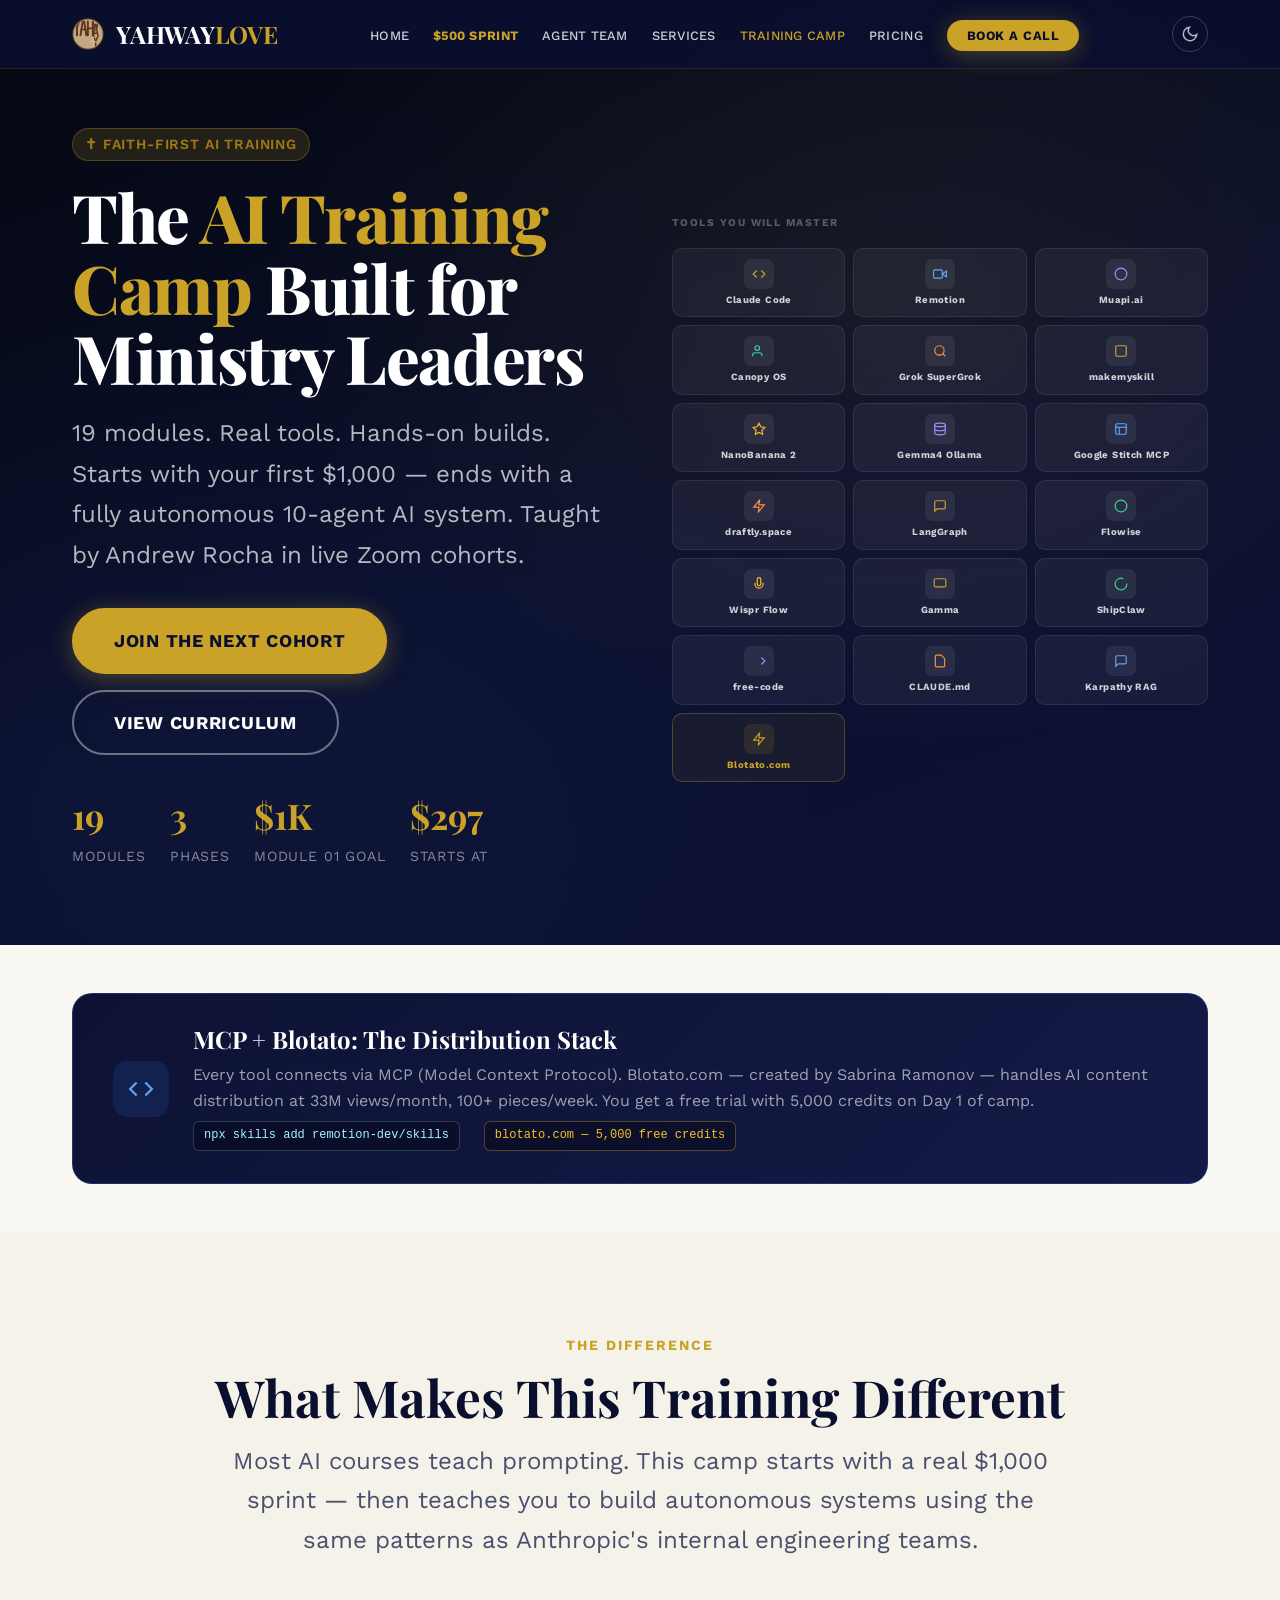
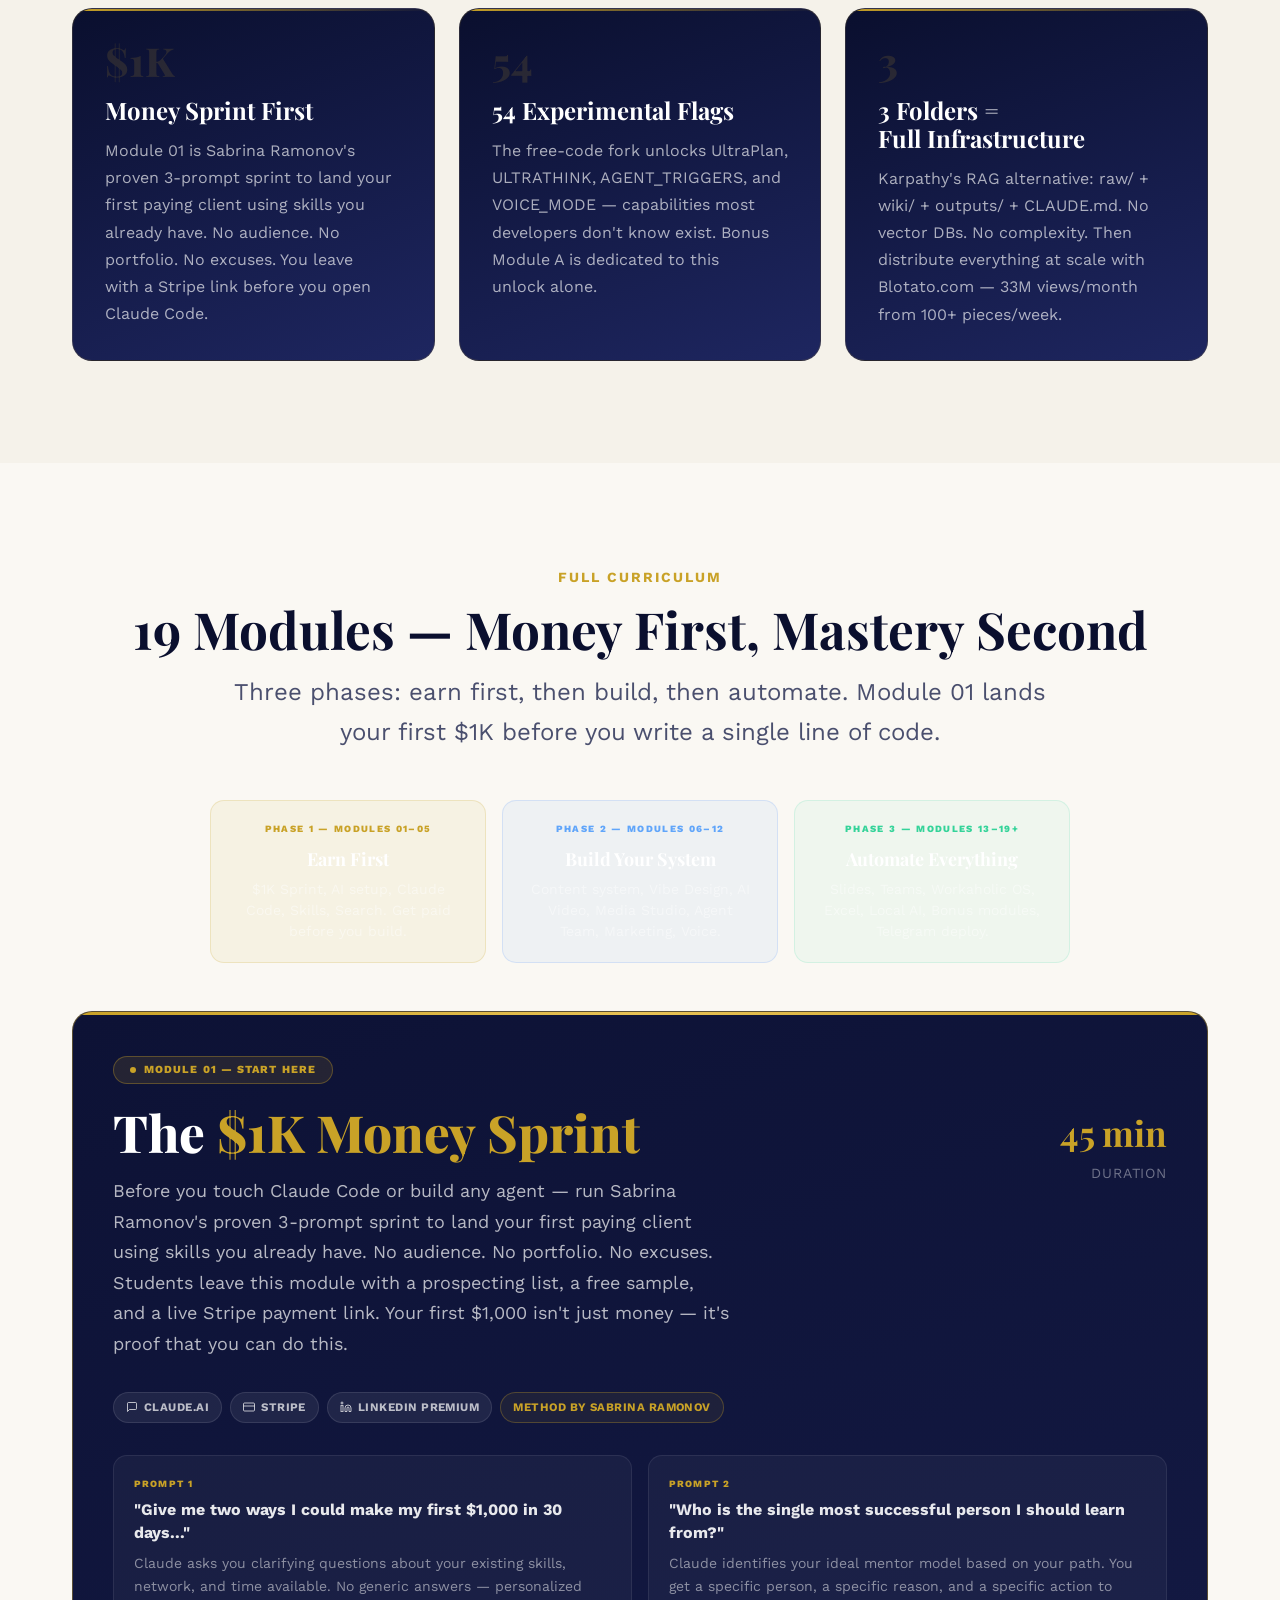
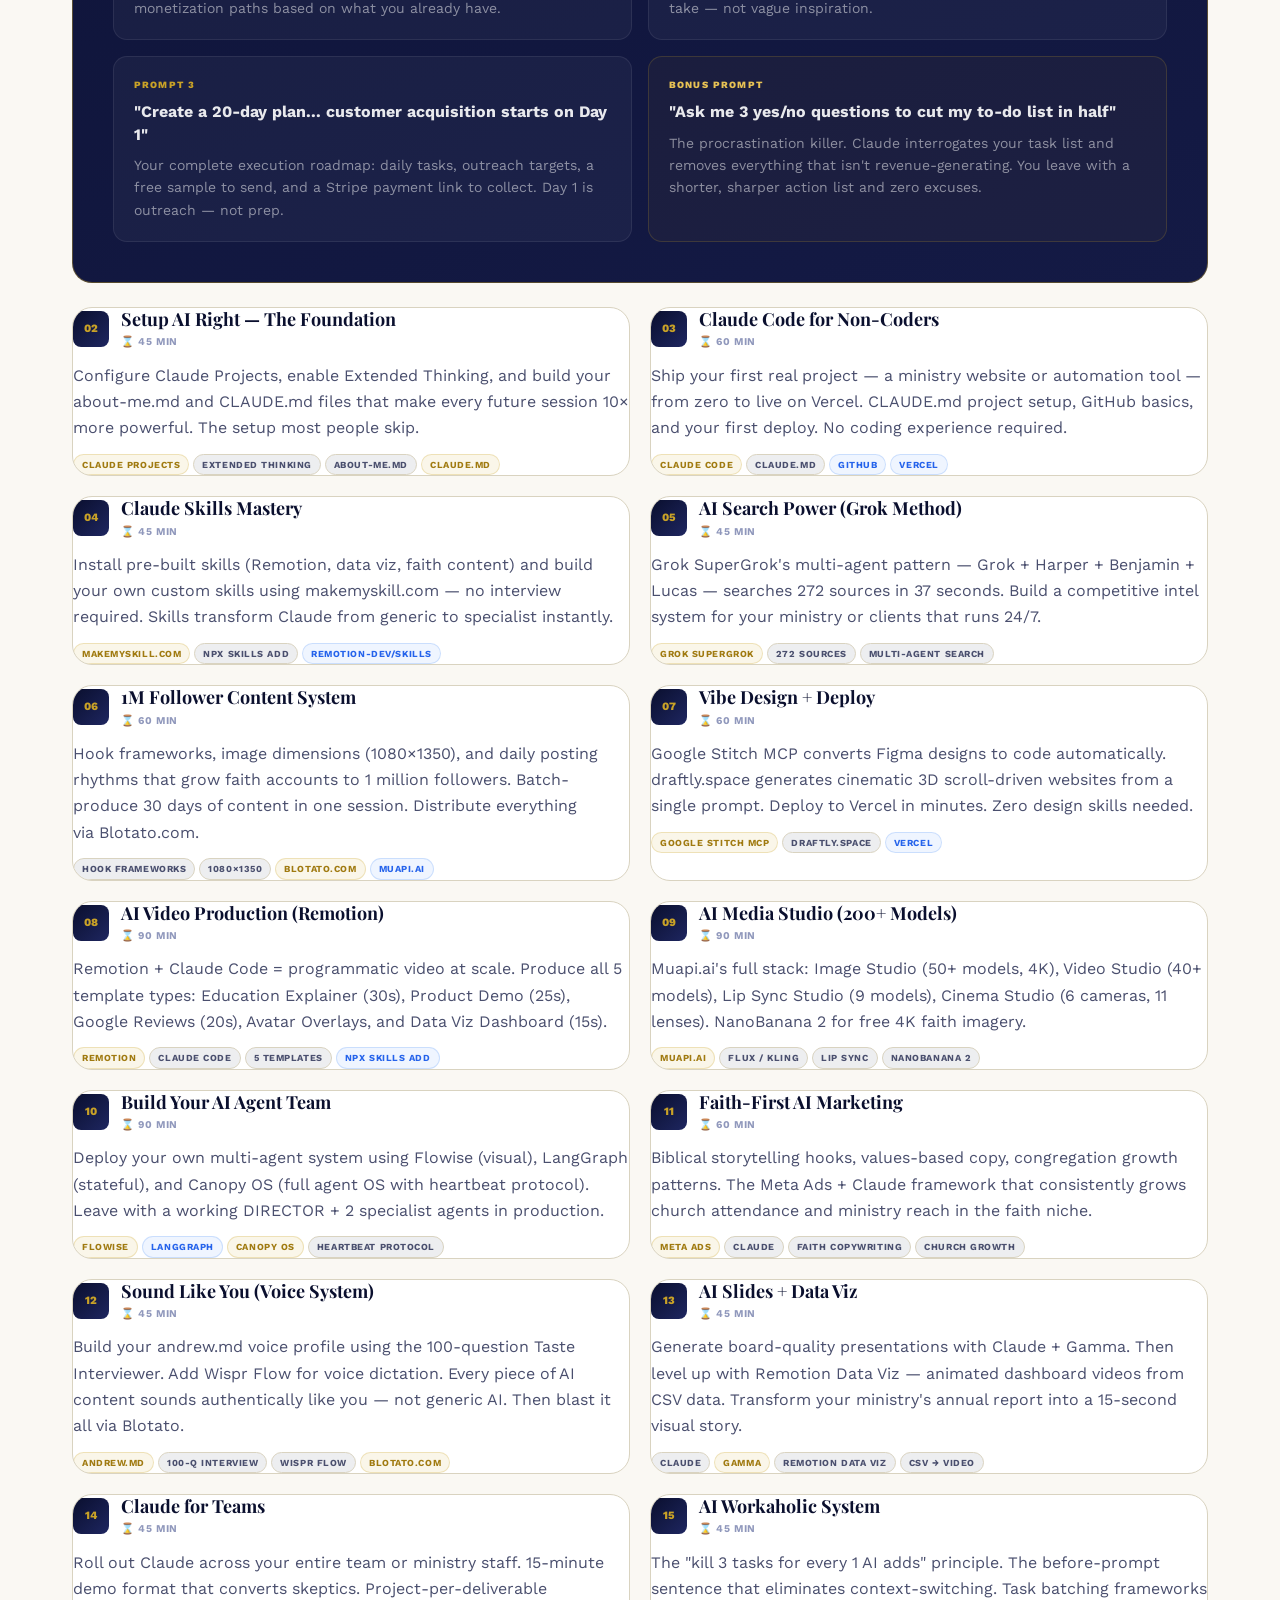
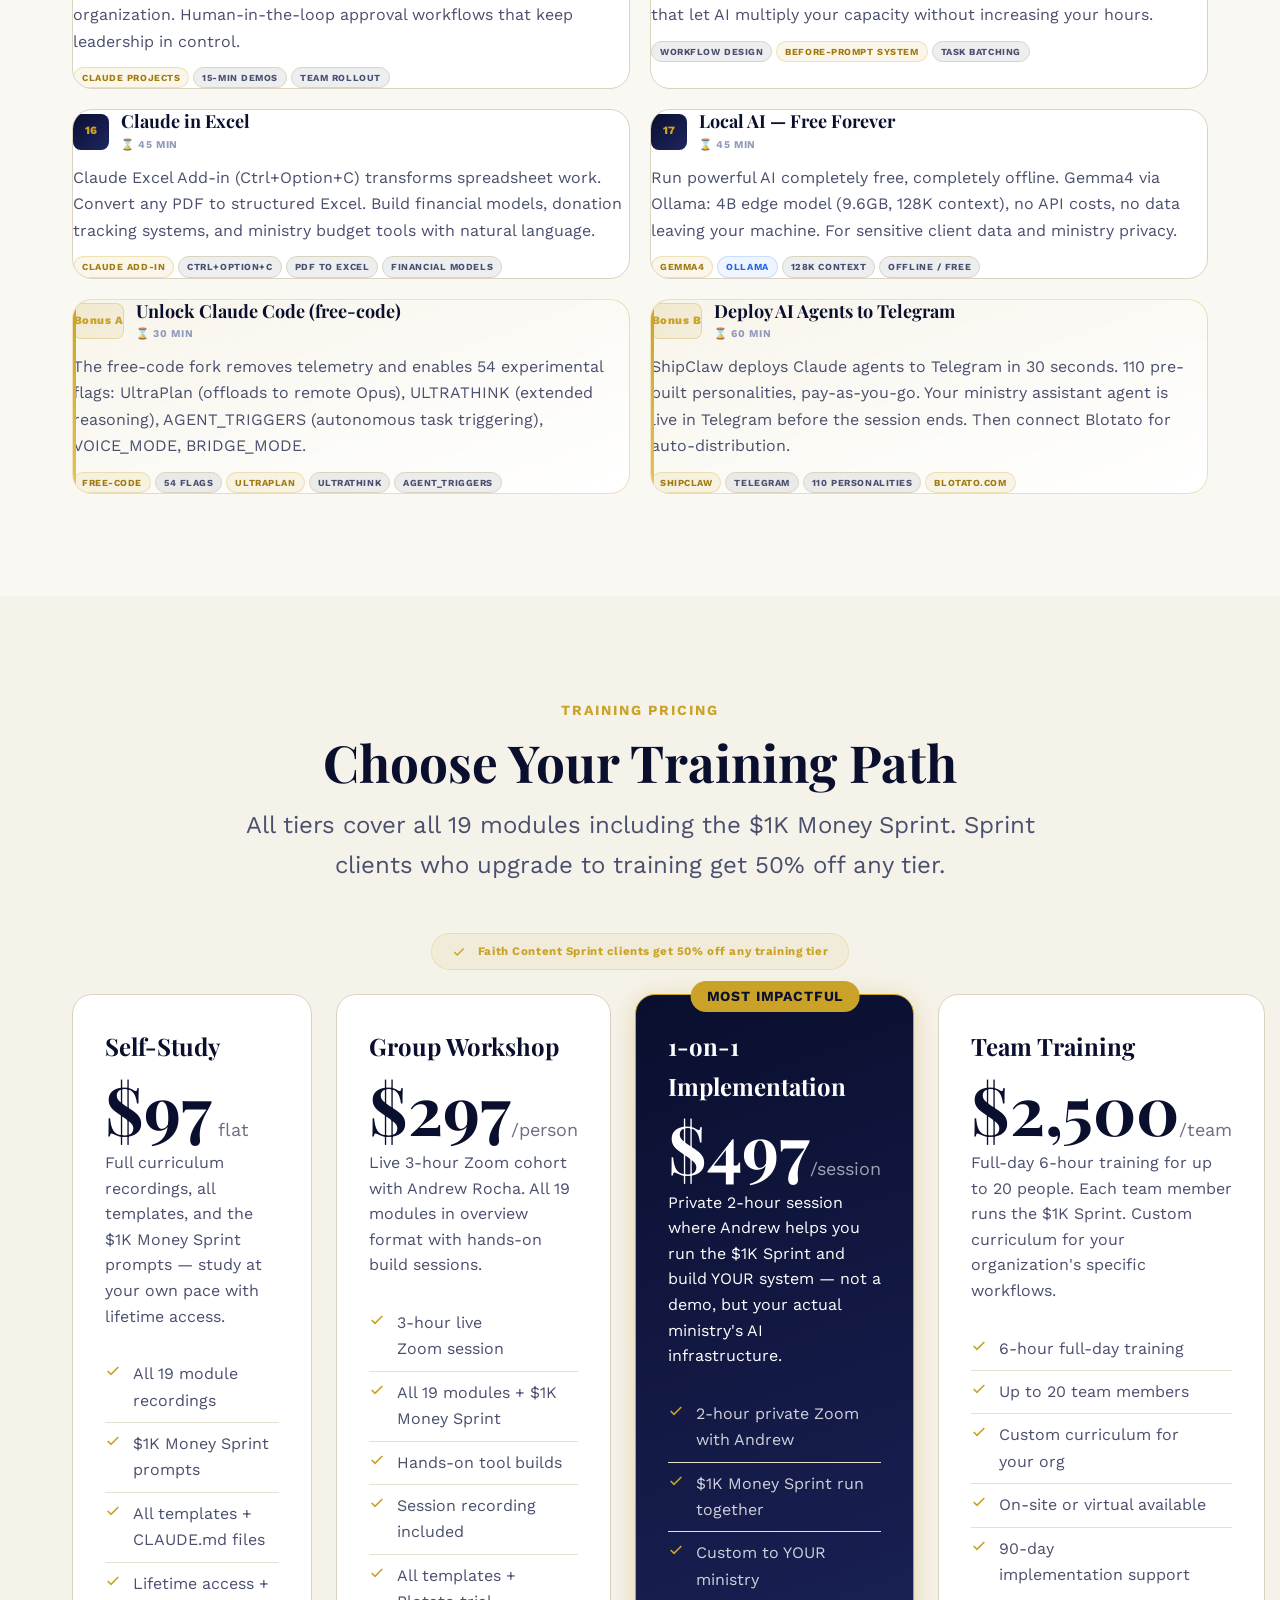
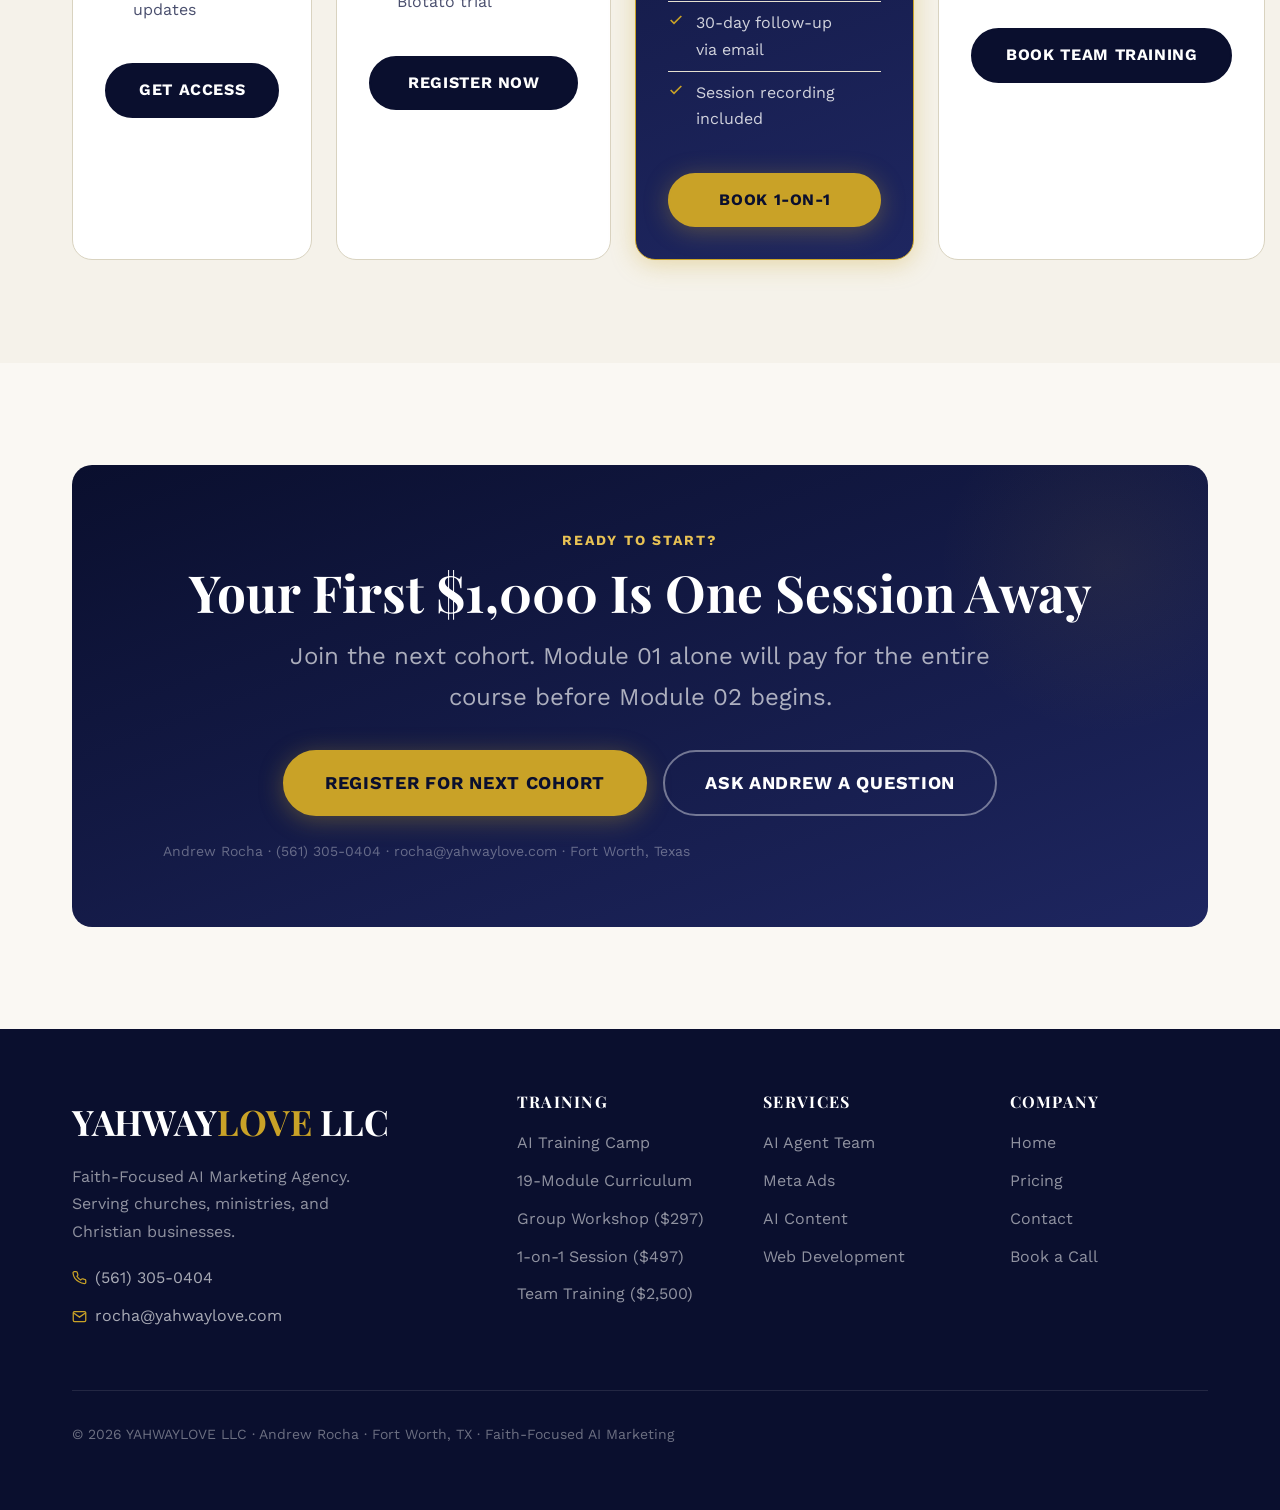
<file: pages/training.html>
<!DOCTYPE html>
<html lang="en">
<head>
  <meta charset="UTF-8" />
  <meta name="viewport" content="width=device-width, initial-scale=1.0" />
  <title>AI Training Camp — YAHWAYLOVE LLC | 19-Module Faith AI Curriculum</title>
  <meta name="description" content="Andrew Rocha's AI Training Camp: 19 modules from the 1K Money Sprint to Claude Code, Remotion video, Muapi.ai, Canopy OS, Blotato, Grok, and more. For churches, ministries, and Christian entrepreneurs." />
  <link rel="preconnect" href="https://fonts.googleapis.com" />
  <link rel="preconnect" href="https://fonts.gstatic.com" crossorigin />
  <link href="https://fonts.googleapis.com/css2?family=Playfair+Display:ital,wght@0,400;0,600;0,700;0,800;1,400;1,700&family=Work+Sans:wght@300..700&display=swap" rel="stylesheet" />
  <link rel="stylesheet" href="../css/tokens.css" />
  <link rel="stylesheet" href="../css/base.css" />
  <link rel="stylesheet" href="../css/components.css" />
  <style>
    /* ---- TRAINING HERO ---- */
    .training-hero {
      background: linear-gradient(160deg, #04080f 0%, #0a0f2e 55%, #0d1235 100%);
      padding: clamp(var(--space-24), 10vw, var(--space-32)) 0 clamp(var(--space-16), 6vw, var(--space-24));
      position: relative;
      overflow: hidden;
    }
    .training-hero::before {
      content: '';
      position: absolute; inset: 0;
      background:
        radial-gradient(ellipse at 70% 30%, rgba(201,162,39,0.08) 0%, transparent 50%),
        radial-gradient(ellipse at 20% 80%, rgba(78,130,200,0.05) 0%, transparent 40%);
    }
    .training-hero-inner {
      position: relative; z-index: 1;
      display: grid;
      grid-template-columns: 1fr 1fr;
      gap: var(--space-16);
      align-items: center;
    }
    @media (max-width: 860px) { .training-hero-inner { grid-template-columns: 1fr; } }
    .training-hero h1 {
      font-family: var(--font-display);
      font-size: var(--text-3xl);
      font-weight: 800;
      color: var(--brand-white);
      line-height: 1.05;
      letter-spacing: -0.02em;
      margin-bottom: var(--space-5);
    }
    .training-hero h1 span { color: var(--brand-gold); }
    .training-hero p {
      font-size: var(--text-lg);
      color: rgba(255,255,255,0.7);
      line-height: 1.7;
      max-width: 44ch;
      margin-bottom: var(--space-8);
    }

    /* ---- HERO TOOL GRID ---- */
    .hero-tool-grid {
      display: grid;
      grid-template-columns: repeat(3, 1fr);
      gap: 8px;
    }
    .hero-tool-item {
      background: rgba(255,255,255,0.05);
      border: 1px solid rgba(255,255,255,0.08);
      border-radius: 10px;
      padding: 10px 8px;
      text-align: center;
      transition: all 0.2s ease;
    }
    .hero-tool-item:hover {
      background: rgba(201,162,39,0.08);
      border-color: rgba(201,162,39,0.25);
      transform: translateY(-2px);
    }
    .hero-tool-icon {
      width: 30px; height: 30px;
      background: rgba(255,255,255,0.07);
      border-radius: 7px;
      display: flex; align-items: center; justify-content: center;
      margin: 0 auto 5px;
      color: var(--brand-gold);
    }
    .hero-tool-name {
      font-size: 0.6rem;
      font-weight: 700;
      color: rgba(255,255,255,0.8);
      letter-spacing: 0.04em;
      line-height: 1.3;
    }

    /* ---- MCP BANNER ---- */
    .mcp-banner {
      background: linear-gradient(135deg, #0d1235, #141a45);
      border: 1px solid rgba(59,130,246,0.25);
      border-radius: var(--radius-xl);
      padding: var(--space-8) var(--space-10);
      display: flex;
      align-items: center;
      gap: var(--space-6);
    }
    @media (max-width: 640px) { .mcp-banner { flex-direction: column; text-align: center; } }
    .mcp-icon-wrap {
      width: 56px; height: 56px; flex-shrink: 0;
      background: rgba(59,130,246,0.12);
      border-radius: var(--radius-lg);
      display: flex; align-items: center; justify-content: center;
      color: #60a5fa;
    }
    .mcp-banner h3 { font-family: var(--font-display); font-size: var(--text-lg); font-weight: 700; color: var(--brand-white); margin-bottom: var(--space-2); }
    .mcp-banner p { font-size: var(--text-sm); color: rgba(255,255,255,0.6); line-height: 1.6; max-width: none; }
    .mcp-code {
      font-family: monospace;
      font-size: 0.75rem;
      background: rgba(0,0,0,0.3);
      padding: 4px 10px;
      border-radius: 6px;
      color: #a5f3fc;
      border: 1px solid rgba(165,243,252,0.2);
      display: inline-block;
      margin-top: var(--space-2);
    }

    /* ---- KAIROS CARDS ---- */
    .kairos-grid { display: grid; grid-template-columns: repeat(3,1fr); gap: var(--space-6); }
    @media (max-width: 860px) { .kairos-grid { grid-template-columns: 1fr; } }
    .kairos-card {
      background: linear-gradient(160deg, var(--brand-navy), var(--brand-navy-soft));
      border: 1px solid rgba(201,162,39,0.15);
      border-radius: var(--radius-xl);
      padding: var(--space-8);
      position: relative;
      overflow: hidden;
    }
    .kairos-card::before {
      content: '';
      position: absolute;
      top: 0; left: 0; right: 0;
      height: 2px;
      background: linear-gradient(90deg, var(--brand-gold), transparent);
    }
    .kairos-num { font-family: var(--font-display); font-size: 2.5rem; font-weight: 800; color: rgba(201,162,39,0.15); line-height: 1; margin-bottom: var(--space-4); }
    .kairos-card h3 { font-family: var(--font-display); font-size: var(--text-lg); font-weight: 700; color: var(--brand-white); margin-bottom: var(--space-3); }
    .kairos-card p { font-size: var(--text-sm); color: rgba(255,255,255,0.65); line-height: 1.7; }

    /* ---- MONEY SPRINT CARD ---- */
    .money-sprint-card {
      background: linear-gradient(160deg, #0d1235 0%, #141a45 100%);
      border: 1.5px solid rgba(201,162,39,0.4);
      border-radius: var(--radius-xl);
      padding: var(--space-10) var(--space-10);
      position: relative;
      overflow: hidden;
      margin-bottom: var(--space-6);
    }
    .money-sprint-card::before {
      content: '';
      position: absolute;
      top: 0; left: 0; right: 0;
      height: 3px;
      background: linear-gradient(90deg, var(--brand-gold), var(--brand-gold-light), var(--brand-gold));
    }
    .sprint-badge {
      display: inline-flex;
      align-items: center;
      gap: var(--space-2);
      background: rgba(201,162,39,0.12);
      border: 1px solid rgba(201,162,39,0.35);
      color: var(--brand-gold);
      font-size: 0.68rem;
      font-weight: 800;
      letter-spacing: 0.1em;
      text-transform: uppercase;
      padding: var(--space-1) var(--space-4);
      border-radius: var(--radius-full);
      margin-bottom: var(--space-5);
    }
    .sprint-header {
      display: grid;
      grid-template-columns: 1fr auto;
      gap: var(--space-8);
      align-items: start;
      margin-bottom: var(--space-8);
    }
    @media (max-width: 640px) { .sprint-header { grid-template-columns: 1fr; } }
    .sprint-title {
      font-family: var(--font-display);
      font-size: var(--text-2xl);
      font-weight: 800;
      color: var(--brand-white);
      line-height: 1.1;
      margin-bottom: var(--space-4);
    }
    .sprint-title span { color: var(--brand-gold); }
    .sprint-desc { font-size: var(--text-base); color: rgba(255,255,255,0.7); line-height: 1.7; max-width: 56ch; }
    .sprint-meta { text-align: right; }
    .sprint-duration {
      font-family: var(--font-display);
      font-size: var(--text-xl);
      font-weight: 700;
      color: var(--brand-gold);
    }
    .sprint-duration-label { font-size: var(--text-xs); color: rgba(255,255,255,0.4); text-transform: uppercase; letter-spacing: 0.06em; }
    .sprint-tools {
      display: flex;
      gap: var(--space-2);
      flex-wrap: wrap;
      margin-bottom: var(--space-8);
    }
    .sprint-tool {
      display: inline-flex;
      align-items: center;
      gap: 6px;
      font-size: 0.72rem;
      font-weight: 700;
      letter-spacing: 0.04em;
      text-transform: uppercase;
      padding: 5px 12px;
      border-radius: var(--radius-full);
      background: rgba(255,255,255,0.07);
      color: rgba(255,255,255,0.7);
      border: 1px solid rgba(255,255,255,0.1);
    }
    .sprint-steps {
      display: grid;
      grid-template-columns: repeat(2, 1fr);
      gap: var(--space-4);
    }
    @media (max-width: 640px) { .sprint-steps { grid-template-columns: 1fr; } }
    .sprint-step {
      background: rgba(255,255,255,0.04);
      border: 1px solid rgba(255,255,255,0.08);
      border-radius: var(--radius-lg);
      padding: var(--space-5);
      position: relative;
    }
    .sprint-step-label {
      font-size: 0.6rem;
      font-weight: 800;
      letter-spacing: 0.12em;
      text-transform: uppercase;
      color: var(--brand-gold);
      margin-bottom: var(--space-2);
    }
    .sprint-step-title {
      font-size: var(--text-sm);
      font-weight: 700;
      color: rgba(255,255,255,0.9);
      margin-bottom: var(--space-2);
      line-height: 1.4;
    }
    .sprint-step-desc { font-size: var(--text-xs); color: rgba(255,255,255,0.5); line-height: 1.6; }
    .sprint-step.bonus { border-color: rgba(201,162,39,0.2); background: rgba(201,162,39,0.05); }
    .sprint-step.bonus .sprint-step-label { color: var(--brand-gold-light); }

    /* ---- CURRICULUM ---- */
    .curriculum-grid {
      display: grid;
      grid-template-columns: repeat(2, 1fr);
      gap: var(--space-5);
    }
    @media (max-width: 860px) { .curriculum-grid { grid-template-columns: 1fr; } }
    .module-card {
      background: var(--color-surface);
      border: 1px solid var(--color-border);
      border-radius: var(--radius-xl);
      padding: var(--space-6) var(--space-7);
      transition: all var(--transition-interactive);
      position: relative;
      overflow: hidden;
    }
    .module-card::before {
      content: '';
      position: absolute;
      top: 0; left: 0;
      width: 3px; height: 100%;
      background: linear-gradient(180deg, var(--brand-gold), var(--brand-gold-light));
      opacity: 0;
      transition: opacity 0.3s;
    }
    .module-card:hover { transform: translateY(-3px); box-shadow: var(--shadow-lg); }
    .module-card:hover::before { opacity: 1; }
    .module-card.bonus { border-color: rgba(201,162,39,0.3); background: linear-gradient(160deg, rgba(201,162,39,0.04), var(--color-surface)); }
    .module-card.bonus::before { opacity: 1; }
    .module-header { display: flex; align-items: flex-start; justify-content: space-between; gap: var(--space-4); margin-bottom: var(--space-3); }
    .module-num-title { display: flex; align-items: center; gap: var(--space-3); }
    .module-num {
      display: flex; align-items: center; justify-content: center;
      min-width: 36px; height: 36px;
      background: linear-gradient(135deg, var(--brand-navy), var(--brand-navy-soft));
      border-radius: var(--radius-md);
      font-size: 0.7rem; font-weight: 800; color: var(--brand-gold); letter-spacing: 0.04em; flex-shrink: 0;
    }
    .module-card.bonus .module-num { background: linear-gradient(135deg, rgba(201,162,39,0.15), rgba(201,162,39,0.08)); border: 1px solid rgba(201,162,39,0.3); }
    .module-title { font-family: var(--font-display); font-size: var(--text-base); font-weight: 700; color: var(--color-text); line-height: 1.3; }
    .module-duration { font-size: 0.65rem; font-weight: 700; color: var(--color-text-faint); letter-spacing: 0.06em; text-transform: uppercase; white-space: nowrap; margin-top: 2px; }
    .module-desc { font-size: var(--text-sm); color: var(--color-text-muted); line-height: 1.65; margin-bottom: var(--space-3); }
    .module-tools { display: flex; flex-wrap: wrap; gap: var(--space-1); }
    .module-tool-tag {
      display: inline-block;
      font-size: 0.58rem; font-weight: 700; letter-spacing: 0.06em; text-transform: uppercase;
      padding: 2px 8px; border-radius: var(--radius-full);
      background: rgba(10,15,46,0.07); color: var(--color-text-muted); border: 1px solid var(--color-border);
    }
    [data-theme='dark'] .module-tool-tag { background: rgba(255,255,255,0.06); border-color: rgba(255,255,255,0.1); }
    .module-tool-tag.highlight { background: rgba(201,162,39,0.1); color: var(--brand-gold-dim); border-color: rgba(201,162,39,0.25); }
    [data-theme='dark'] .module-tool-tag.highlight { color: var(--brand-gold-light); }
    .module-tool-tag.tech { background: rgba(59,130,246,0.08); color: #2563eb; border-color: rgba(59,130,246,0.2); }
    [data-theme='dark'] .module-tool-tag.tech { color: #93c5fd; }

    /* ---- PRICING ---- */
    .training-pricing-grid { display: grid; grid-template-columns: repeat(3, 1fr); gap: var(--space-6); }
    @media (max-width: 860px) { .training-pricing-grid { grid-template-columns: 1fr; } }

    /* ---- CTA ---- */
    .training-cta {
      background: linear-gradient(160deg, var(--brand-navy), var(--brand-navy-soft));
      border-radius: var(--radius-xl);
      padding: var(--space-16) var(--space-12);
      text-align: center;
      position: relative;
      overflow: hidden;
    }
    .training-cta::before {
      content: '';
      position: absolute;
      top: -100px; right: -100px;
      width: 400px; height: 400px;
      background: radial-gradient(circle, rgba(201,162,39,0.07), transparent 60%);
    }
  </style>
</head>
<body>

<!-- ====== NAV ====== -->
<nav class="nav" aria-label="Main navigation">
  <div class="nav-inner">
    <a href="../index.html" class="nav-logo" aria-label="YAHWAYLOVE home">
      <svg width="32" height="32" viewBox="0 0 200 200" fill="none" xmlns="http://www.w3.org/2000/svg" aria-label="YAHWAYLOVE"><defs>
    <clipPath id="bc">
      <circle cx="100" cy="100" r="89"/>
    </clipPath>
  </defs>

  <!-- Badge -->
  <circle cx="100" cy="100" r="97" fill="#7a5533"/>
  <circle cx="100" cy="100" r="91" fill="#c4a882"/>

  <g clip-path="url(#bc)">

    <!-- ══ YAH — left column (x: 14–130) ══ -->

    <!-- Y -->
    <line x1="16" y1="22" x2="31" y2="55" stroke="#5c3318" stroke-width="12" stroke-linecap="round"/>
    <line x1="46" y1="22" x2="31" y2="55" stroke="#5c3318" stroke-width="12" stroke-linecap="round"/>
    <line x1="31" y1="55" x2="31" y2="108" stroke="#5c3318" stroke-width="12" stroke-linecap="round"/>

    <!-- A -->
    <line x1="53" y1="108" x2="67" y2="22" stroke="#5c3318" stroke-width="12" stroke-linecap="round"/>
    <line x1="90" y1="108" x2="76" y2="22" stroke="#5c3318" stroke-width="12" stroke-linecap="round"/>
    <line x1="58" y1="72" x2="85" y2="72" stroke="#5c3318" stroke-width="10" stroke-linecap="round"/>

    <!-- H -->
    <line x1="99" y1="22" x2="99" y2="108" stroke="#5c3318" stroke-width="12" stroke-linecap="round"/>
    <line x1="130" y1="22" x2="130" y2="108" stroke="#5c3318" stroke-width="12" stroke-linecap="round"/>
    <line x1="99" y1="65" x2="130" y2="65" stroke="#5c3318" stroke-width="10" stroke-linecap="round"/>

    <!-- ══ WAY — right column (x: 138–172)
         Circle at y=35: max x = 100+sqrt(89²-65²) = 100+sqrt(7921-4225) = 100+60.8 = 160.8
         Circle at y=50: max x = 100+sqrt(89²-50²) = 100+sqrt(7921-2500) = 100+73.6 = 173.6
         So W can start at y=38, safe x up to ~158
    ══ -->

    <!-- W (y: 36–66, x: 136–162) -->
    <line x1="136" y1="36" x2="141" y2="62" stroke="#5c3318" stroke-width="9" stroke-linecap="round"/>
    <line x1="141" y1="62" x2="148" y2="40" stroke="#5c3318" stroke-width="9" stroke-linecap="round"/>
    <line x1="148" y1="40" x2="155" y2="62" stroke="#5c3318" stroke-width="9" stroke-linecap="round"/>
    <line x1="155" y1="62" x2="160" y2="36" stroke="#5c3318" stroke-width="9" stroke-linecap="round"/>

    <!-- A (y: 68–110, x: 135–162) -->
    <line x1="135" y1="110" x2="144" y2="68" stroke="#5c3318" stroke-width="9" stroke-linecap="round"/>
    <line x1="162" y1="110" x2="153" y2="68" stroke="#5c3318" stroke-width="9" stroke-linecap="round"/>
    <line x1="138" y1="96" x2="159" y2="96" stroke="#5c3318" stroke-width="8" stroke-linecap="round"/>

    <!-- Y (y: 114–178, x: 135–162) -->
    <line x1="135" y1="114" x2="148" y2="145" stroke="#5c3318" stroke-width="9" stroke-linecap="round"/>
    <line x1="162" y1="114" x2="148" y2="145" stroke="#5c3318" stroke-width="9" stroke-linecap="round"/>
    <line x1="148" y1="145" x2="148" y2="183" stroke="#5c3318" stroke-width="9" stroke-linecap="round"/>

    <!-- ══ CROSS (cream) ══ -->
    <line x1="134" y1="120" x2="134" y2="185" stroke="#e8d4bc" stroke-width="7" stroke-linecap="round"/>
    <line x1="118" y1="150" x2="152" y2="150" stroke="#e8d4bc" stroke-width="7" stroke-linecap="round"/>

    <!-- JESUS -->
    <text x="134" y="153.5" font-family="Georgia,serif" font-size="6" fill="#6b4220" text-anchor="middle" font-weight="bold" letter-spacing="0.6">JESUS</text>

    <!-- ANDREW -->
    <g transform="rotate(-90 134 133)">
      <text x="134" y="136" font-family="Georgia,serif" font-size="5" fill="#6b4220" text-anchor="middle" letter-spacing="0.3">ANDREW</text>
    </g>

    <!-- HAILEY -->
    <g transform="rotate(-90 134 168)">
      <text x="134" y="171" font-family="Georgia,serif" font-size="5" fill="#6b4220" text-anchor="middle" letter-spacing="0.3">HAILEY</text>
    </g>

  </g></svg>
      <span class="nav-logo-text">YAHWAY<span>LOVE</span></span>
    </a>
    <ul class="nav-links">
      <li><a href="../index.html">Home</a></li>
      <li><a href="sprint.html" style="color:var(--brand-gold);font-weight:700;">$500 Sprint</a></li>
      <li><a href="agents.html">Agent Team</a></li>
      <li><a href="services.html">Services</a></li>
      <li><a href="training.html">Training Camp</a></li>
      <li><a href="pricing.html">Pricing</a></li>
      <li><a href="contact.html" class="nav-cta">Book a Call</a></li>
    </ul>
    <div style="display:flex;align-items:center;gap:var(--space-3);">
      <button class="theme-toggle" data-theme-toggle aria-label="Toggle theme">
        <svg width="18" height="18" viewBox="0 0 24 24" fill="none" stroke="currentColor" stroke-width="2"><circle cx="12" cy="12" r="5"/><path d="M12 1v2M12 21v2M4.22 4.22l1.42 1.42M18.36 18.36l1.42 1.42M1 12h2M21 12h2M4.22 19.78l1.42-1.42M18.36 5.64l1.42-1.42"/></svg>
      </button>
      <button class="hamburger" aria-expanded="false" aria-label="Open menu">
        <span></span><span></span><span></span>
      </button>
    </div>
  </div>
</nav>

<!-- ====== HERO ====== -->
<section class="training-hero">
  <div class="container">
    <div class="training-hero-inner">
      <div>
        <span class="badge badge-gold" style="margin-bottom:var(--space-5);">&#10013; Faith-First AI Training</span>
        <h1>The <span>AI Training Camp</span> Built for Ministry Leaders</h1>
        <p>19 modules. Real tools. Hands-on builds. Starts with your first $1,000 — ends with a fully autonomous 10-agent AI system. Taught by Andrew Rocha in live Zoom cohorts.</p>
        <div style="display:flex;gap:var(--space-4);flex-wrap:wrap;">
          <a href="contact.html" class="btn btn-primary btn-lg">Join the Next Cohort</a>
          <a href="#curriculum" class="btn btn-outline btn-lg">View Curriculum</a>
        </div>
        <div style="display:flex;gap:var(--space-6);margin-top:var(--space-8);flex-wrap:wrap;">
          <div>
            <div style="font-family:var(--font-display);font-size:var(--text-xl);font-weight:700;color:var(--brand-gold);">19</div>
            <div style="font-size:var(--text-xs);color:rgba(255,255,255,0.5);text-transform:uppercase;letter-spacing:0.06em;">Modules</div>
          </div>
          <div>
            <div style="font-family:var(--font-display);font-size:var(--text-xl);font-weight:700;color:var(--brand-gold);">3</div>
            <div style="font-size:var(--text-xs);color:rgba(255,255,255,0.5);text-transform:uppercase;letter-spacing:0.06em;">Phases</div>
          </div>
          <div>
            <div style="font-family:var(--font-display);font-size:var(--text-xl);font-weight:700;color:var(--brand-gold);">$1K</div>
            <div style="font-size:var(--text-xs);color:rgba(255,255,255,0.5);text-transform:uppercase;letter-spacing:0.06em;">Module 01 Goal</div>
          </div>
          <div>
            <div style="font-family:var(--font-display);font-size:var(--text-xl);font-weight:700;color:var(--brand-gold);">$297</div>
            <div style="font-size:var(--text-xs);color:rgba(255,255,255,0.5);text-transform:uppercase;letter-spacing:0.06em;">Starts At</div>
          </div>
        </div>
      </div>

      <!-- Right: Tool Grid — 19 tools -->
      <div>
        <p style="font-size:0.65rem;font-weight:700;letter-spacing:0.14em;text-transform:uppercase;color:rgba(255,255,255,0.3);margin-bottom:var(--space-4);">Tools You Will Master</p>
        <div class="hero-tool-grid">
          <div class="hero-tool-item">
            <div class="hero-tool-icon"><svg width="14" height="14" viewBox="0 0 24 24" fill="none" stroke="currentColor" stroke-width="2"><polyline points="16 18 22 12 16 6"/><polyline points="8 6 2 12 8 18"/></svg></div>
            <div class="hero-tool-name">Claude Code</div>
          </div>
          <div class="hero-tool-item">
            <div class="hero-tool-icon" style="color:#60a5fa"><svg width="14" height="14" viewBox="0 0 24 24" fill="none" stroke="currentColor" stroke-width="2"><polygon points="23 7 16 12 23 17 23 7"/><rect x="1" y="5" width="15" height="14" rx="2" ry="2"/></svg></div>
            <div class="hero-tool-name">Remotion</div>
          </div>
          <div class="hero-tool-item">
            <div class="hero-tool-icon" style="color:#a78bfa"><svg width="14" height="14" viewBox="0 0 24 24" fill="none" stroke="currentColor" stroke-width="2"><circle cx="12" cy="12" r="10"/></svg></div>
            <div class="hero-tool-name">Muapi.ai</div>
          </div>
          <div class="hero-tool-item">
            <div class="hero-tool-icon" style="color:#34d399"><svg width="14" height="14" viewBox="0 0 24 24" fill="none" stroke="currentColor" stroke-width="2"><path d="M17 21v-2a4 4 0 0 0-4-4H5a4 4 0 0 0-4 4v2"/><circle cx="9" cy="7" r="4"/></svg></div>
            <div class="hero-tool-name">Canopy OS</div>
          </div>
          <div class="hero-tool-item">
            <div class="hero-tool-icon" style="color:#fb923c"><svg width="14" height="14" viewBox="0 0 24 24" fill="none" stroke="currentColor" stroke-width="2"><circle cx="11" cy="11" r="8"/><line x1="21" y1="21" x2="16.65" y2="16.65"/></svg></div>
            <div class="hero-tool-name">Grok SuperGrok</div>
          </div>
          <div class="hero-tool-item">
            <div class="hero-tool-icon"><svg width="14" height="14" viewBox="0 0 24 24" fill="none" stroke="currentColor" stroke-width="2"><rect x="3" y="3" width="18" height="18" rx="2"/></svg></div>
            <div class="hero-tool-name">makemyskill</div>
          </div>
          <div class="hero-tool-item">
            <div class="hero-tool-icon" style="color:#fbbf24"><svg width="14" height="14" viewBox="0 0 24 24" fill="none" stroke="currentColor" stroke-width="2"><polygon points="12 2 15.09 8.26 22 9.27 17 14.14 18.18 21.02 12 17.77 5.82 21.02 7 14.14 2 9.27 8.91 8.26 12 2"/></svg></div>
            <div class="hero-tool-name">NanoBanana 2</div>
          </div>
          <div class="hero-tool-item">
            <div class="hero-tool-icon" style="color:#a78bfa"><svg width="14" height="14" viewBox="0 0 24 24" fill="none" stroke="currentColor" stroke-width="2"><ellipse cx="12" cy="5" rx="9" ry="3"/><path d="M21 12c0 1.66-4 3-9 3s-9-1.34-9-3"/><path d="M3 5v14c0 1.66 4 3 9 3s9-1.34 9-3V5"/></svg></div>
            <div class="hero-tool-name">Gemma4 Ollama</div>
          </div>
          <div class="hero-tool-item">
            <div class="hero-tool-icon" style="color:#60a5fa"><svg width="14" height="14" viewBox="0 0 24 24" fill="none" stroke="currentColor" stroke-width="2"><rect x="3" y="3" width="18" height="18" rx="2"/><line x1="3" y1="9" x2="21" y2="9"/><line x1="9" y1="21" x2="9" y2="9"/></svg></div>
            <div class="hero-tool-name">Google Stitch MCP</div>
          </div>
          <div class="hero-tool-item">
            <div class="hero-tool-icon" style="color:#fb923c"><svg width="14" height="14" viewBox="0 0 24 24" fill="none" stroke="currentColor" stroke-width="2"><path d="M13 2L3 14h9l-1 8 10-12h-9l1-8z"/></svg></div>
            <div class="hero-tool-name">draftly.space</div>
          </div>
          <div class="hero-tool-item">
            <div class="hero-tool-icon"><svg width="14" height="14" viewBox="0 0 24 24" fill="none" stroke="currentColor" stroke-width="2"><path d="M21 15a2 2 0 0 1-2 2H7l-4 4V5a2 2 0 0 1 2-2h14a2 2 0 0 1 2 2z"/></svg></div>
            <div class="hero-tool-name">LangGraph</div>
          </div>
          <div class="hero-tool-item">
            <div class="hero-tool-icon" style="color:#34d399"><svg width="14" height="14" viewBox="0 0 24 24" fill="none" stroke="currentColor" stroke-width="2"><circle cx="12" cy="12" r="10"/></svg></div>
            <div class="hero-tool-name">Flowise</div>
          </div>
          <div class="hero-tool-item">
            <div class="hero-tool-icon" style="color:#fbbf24"><svg width="14" height="14" viewBox="0 0 24 24" fill="none" stroke="currentColor" stroke-width="2"><path d="M12 1a3 3 0 0 0-3 3v8a3 3 0 0 0 6 0V4a3 3 0 0 0-3-3z"/><path d="M19 10v2a7 7 0 0 1-14 0v-2"/></svg></div>
            <div class="hero-tool-name">Wispr Flow</div>
          </div>
          <div class="hero-tool-item">
            <div class="hero-tool-icon"><svg width="14" height="14" viewBox="0 0 24 24" fill="none" stroke="currentColor" stroke-width="2"><rect x="2" y="3" width="20" height="14" rx="2" ry="2"/></svg></div>
            <div class="hero-tool-name">Gamma</div>
          </div>
          <div class="hero-tool-item">
            <div class="hero-tool-icon" style="color:#34d399"><svg width="14" height="14" viewBox="0 0 24 24" fill="none" stroke="currentColor" stroke-width="2"><path d="M22 11.08V12a10 10 0 1 1-5.93-9.14"/></svg></div>
            <div class="hero-tool-name">ShipClaw</div>
          </div>
          <div class="hero-tool-item">
            <div class="hero-tool-icon" style="color:#a78bfa"><svg width="14" height="14" viewBox="0 0 24 24" fill="none" stroke="currentColor" stroke-width="2"><polyline points="16 18 22 12 16 6"/></svg></div>
            <div class="hero-tool-name">free-code</div>
          </div>
          <div class="hero-tool-item">
            <div class="hero-tool-icon" style="color:#fb923c"><svg width="14" height="14" viewBox="0 0 24 24" fill="none" stroke="currentColor" stroke-width="2"><path d="M14 2H6a2 2 0 0 0-2 2v16a2 2 0 0 0 2 2h12a2 2 0 0 0 2-2V8z"/></svg></div>
            <div class="hero-tool-name">CLAUDE.md</div>
          </div>
          <div class="hero-tool-item">
            <div class="hero-tool-icon" style="color:#60a5fa"><svg width="14" height="14" viewBox="0 0 24 24" fill="none" stroke="currentColor" stroke-width="2"><path d="M21 15a2 2 0 0 1-2 2H7l-4 4V5a2 2 0 0 1 2-2h14a2 2 0 0 1 2 2z"/></svg></div>
            <div class="hero-tool-name">Karpathy RAG</div>
          </div>
          <div class="hero-tool-item" style="border-color:rgba(201,162,39,0.3);background:rgba(201,162,39,0.07);">
            <div class="hero-tool-icon" style="color:var(--brand-gold);background:rgba(201,162,39,0.12);">
              <svg width="14" height="14" viewBox="0 0 24 24" fill="none" stroke="currentColor" stroke-width="2"><path d="M13 2L3 14h9l-1 8 10-12h-9l1-8z"/></svg>
            </div>
            <div class="hero-tool-name" style="color:var(--brand-gold);">Blotato.com</div>
          </div>
        </div>
      </div>
    </div>
  </div>
</section>

<!-- ====== MCP BANNER ====== -->
<section style="padding-block: var(--space-12);">
  <div class="container">
    <div class="mcp-banner" data-animate>
      <div class="mcp-icon-wrap">
        <svg width="26" height="26" viewBox="0 0 24 24" fill="none" stroke="currentColor" stroke-width="2"><polyline points="16 18 22 12 16 6"/><polyline points="8 6 2 12 8 18"/></svg>
      </div>
      <div>
        <h3>MCP + Blotato: The Distribution Stack</h3>
        <p>Every tool connects via MCP (Model Context Protocol). Blotato.com — created by Sabrina Ramonov — handles AI content distribution at 33M views/month, 100+ pieces/week. You get a free trial with 5,000 credits on Day 1 of camp.</p>
        <span class="mcp-code">npx skills add remotion-dev/skills</span>
        &nbsp;&nbsp;
        <span class="mcp-code" style="color:#fbbf24;border-color:rgba(251,191,36,0.3);">blotato.com — 5,000 free credits</span>
      </div>
    </div>
  </div>
</section>

<!-- ====== WHAT MAKES IT DIFFERENT ====== -->
<section style="background: var(--color-surface-2);">
  <div class="container">
    <div class="text-center" data-animate style="margin-bottom: var(--space-12);">
      <span class="section-label">The Difference</span>
      <h2 class="section-title">What Makes This Training Different</h2>
      <p class="section-sub" style="margin: 0 auto;">Most AI courses teach prompting. This camp starts with a real $1,000 sprint — then teaches you to build autonomous systems using the same patterns as Anthropic's internal engineering teams.</p>
    </div>
    <div class="kairos-grid">
      <div class="kairos-card" data-animate data-animate-delay="1">
        <div class="kairos-num">$1K</div>
        <h3>Money Sprint First</h3>
        <p>Module 01 is Sabrina Ramonov's proven 3-prompt sprint to land your first paying client using skills you already have. No audience. No portfolio. No excuses. You leave with a Stripe link before you open Claude Code.</p>
      </div>
      <div class="kairos-card" data-animate data-animate-delay="2">
        <div class="kairos-num">54</div>
        <h3>54 Experimental Flags</h3>
        <p>The free-code fork unlocks UltraPlan, ULTRATHINK, AGENT_TRIGGERS, and VOICE_MODE — capabilities most developers don't know exist. Bonus Module A is dedicated to this unlock alone.</p>
      </div>
      <div class="kairos-card" data-animate data-animate-delay="3">
        <div class="kairos-num">3</div>
        <h3>3 Folders = Full Infrastructure</h3>
        <p>Karpathy's RAG alternative: raw/ + wiki/ + outputs/ + CLAUDE.md. No vector DBs. No complexity. Then distribute everything at scale with Blotato.com — 33M views/month from 100+ pieces/week.</p>
      </div>
    </div>
  </div>
</section>

<!-- ====== CURRICULUM ====== -->
<section id="curriculum">
  <div class="container">
    <div class="text-center" data-animate style="margin-bottom: var(--space-12);">
      <span class="section-label">Full Curriculum</span>
      <h2 class="section-title">19 Modules — Money First, Mastery Second</h2>
      <p class="section-sub" style="margin: 0 auto;">Three phases: earn first, then build, then automate. Module 01 lands your first $1K before you write a single line of code.</p>
    </div>
    <!-- Phase labels -->
    <div style="display:grid;grid-template-columns:repeat(3,1fr);gap:var(--space-4);max-width:860px;margin:0 auto var(--space-12);" data-animate>
      <div style="background:rgba(201,162,39,0.07);border:1px solid rgba(201,162,39,0.2);border-radius:var(--radius-lg);padding:var(--space-5) var(--space-6);text-align:center;">
        <div style="font-size:0.6rem;font-weight:800;letter-spacing:0.14em;text-transform:uppercase;color:var(--brand-gold);margin-bottom:var(--space-2);">Phase 1 &mdash; Modules 01&ndash;05</div>
        <div style="font-family:var(--font-display);font-size:var(--text-base);font-weight:700;color:var(--brand-white);margin-bottom:var(--space-1);">Earn First</div>
        <div style="font-size:var(--text-xs);color:rgba(255,255,255,0.45);line-height:1.5;">$1K Sprint, AI setup, Claude Code, Skills, Search. Get paid before you build.</div>
      </div>
      <div style="background:rgba(59,130,246,0.06);border:1px solid rgba(59,130,246,0.15);border-radius:var(--radius-lg);padding:var(--space-5) var(--space-6);text-align:center;">
        <div style="font-size:0.6rem;font-weight:800;letter-spacing:0.14em;text-transform:uppercase;color:#60a5fa;margin-bottom:var(--space-2);">Phase 2 &mdash; Modules 06&ndash;12</div>
        <div style="font-family:var(--font-display);font-size:var(--text-base);font-weight:700;color:var(--brand-white);margin-bottom:var(--space-1);">Build Your System</div>
        <div style="font-size:var(--text-xs);color:rgba(255,255,255,0.45);line-height:1.5;">Content system, Vibe Design, AI Video, Media Studio, Agent Team, Marketing, Voice.</div>
      </div>
      <div style="background:rgba(52,211,153,0.05);border:1px solid rgba(52,211,153,0.15);border-radius:var(--radius-lg);padding:var(--space-5) var(--space-6);text-align:center;">
        <div style="font-size:0.6rem;font-weight:800;letter-spacing:0.14em;text-transform:uppercase;color:#34d399;margin-bottom:var(--space-2);">Phase 3 &mdash; Modules 13&ndash;19+</div>
        <div style="font-family:var(--font-display);font-size:var(--text-base);font-weight:700;color:var(--brand-white);margin-bottom:var(--space-1);">Automate Everything</div>
        <div style="font-size:var(--text-xs);color:rgba(255,255,255,0.45);line-height:1.5;">Slides, Teams, Workaholic OS, Excel, Local AI, Bonus modules, Telegram deploy.</div>
      </div>
    </div>
    <!-- MODULE 01: MONEY SPRINT — FEATURED CARD -->
    <div class="money-sprint-card" data-animate>
      <div class="sprint-badge">
        <span style="width:6px;height:6px;background:var(--brand-gold);border-radius:50%;display:inline-block;"></span>
        Module 01 &mdash; Start Here
      </div>
      <div class="sprint-header">
        <div>
          <h2 class="sprint-title">The <span>$1K Money Sprint</span></h2>
          <p class="sprint-desc">Before you touch Claude Code or build any agent &mdash; run Sabrina Ramonov's proven 3-prompt sprint to land your first paying client using skills you already have. No audience. No portfolio. No excuses. Students leave this module with a prospecting list, a free sample, and a live Stripe payment link. Your first $1,000 isn't just money &mdash; it's proof that you can do this.</p>
        </div>
        <div class="sprint-meta">
          <div class="sprint-duration">45 min</div>
          <div class="sprint-duration-label">Duration</div>
        </div>
      </div>
      <div class="sprint-tools">
        <span class="sprint-tool">
          <svg width="12" height="12" viewBox="0 0 24 24" fill="none" stroke="currentColor" stroke-width="2"><path d="M21 15a2 2 0 0 1-2 2H7l-4 4V5a2 2 0 0 1 2-2h14a2 2 0 0 1 2 2z"/></svg>
          Claude.ai
        </span>
        <span class="sprint-tool">
          <svg width="12" height="12" viewBox="0 0 24 24" fill="none" stroke="currentColor" stroke-width="2"><rect x="1" y="4" width="22" height="16" rx="2" ry="2"/><line x1="1" y1="10" x2="23" y2="10"/></svg>
          Stripe
        </span>
        <span class="sprint-tool">
          <svg width="12" height="12" viewBox="0 0 24 24" fill="none" stroke="currentColor" stroke-width="2"><path d="M16 8a6 6 0 0 1 6 6v7h-4v-7a2 2 0 0 0-2-2 2 2 0 0 0-2 2v7h-4v-7a6 6 0 0 1 6-6z"/><rect x="2" y="9" width="4" height="12"/><circle cx="4" cy="4" r="2"/></svg>
          LinkedIn Premium
        </span>
        <span class="sprint-tool" style="color:var(--brand-gold);border-color:rgba(201,162,39,0.3);background:rgba(201,162,39,0.08);">
          Method by Sabrina Ramonov
        </span>
      </div>
      <div class="sprint-steps">
        <div class="sprint-step">
          <div class="sprint-step-label">Prompt 1</div>
          <div class="sprint-step-title">"Give me two ways I could make my first $1,000 in 30 days..."</div>
          <div class="sprint-step-desc">Claude asks you clarifying questions about your existing skills, network, and time available. No generic answers — personalized monetization paths based on what you already have.</div>
        </div>
        <div class="sprint-step">
          <div class="sprint-step-label">Prompt 2</div>
          <div class="sprint-step-title">"Who is the single most successful person I should learn from?"</div>
          <div class="sprint-step-desc">Claude identifies your ideal mentor model based on your path. You get a specific person, a specific reason, and a specific action to take — not vague inspiration.</div>
        </div>
        <div class="sprint-step">
          <div class="sprint-step-label">Prompt 3</div>
          <div class="sprint-step-title">"Create a 20-day plan... customer acquisition starts on Day 1"</div>
          <div class="sprint-step-desc">Your complete execution roadmap: daily tasks, outreach targets, a free sample to send, and a Stripe payment link to collect. Day 1 is outreach — not prep.</div>
        </div>
        <div class="sprint-step bonus">
          <div class="sprint-step-label">Bonus Prompt</div>
          <div class="sprint-step-title">"Ask me 3 yes/no questions to cut my to-do list in half"</div>
          <div class="sprint-step-desc">The procrastination killer. Claude interrogates your task list and removes everything that isn't revenue-generating. You leave with a shorter, sharper action list and zero excuses.</div>
        </div>
      </div>
    </div>

    <!-- REMAINING MODULES 02–19 -->
    <div class="curriculum-grid" data-animate>

      <div class="module-card">
        <div class="module-header">
          <div class="module-num-title">
            <div class="module-num">02</div>
            <div><div class="module-title">Setup AI Right &mdash; The Foundation</div><div class="module-duration">&#8987; 45 min</div></div>
          </div>
        </div>
        <p class="module-desc">Configure Claude Projects, enable Extended Thinking, and build your about-me.md and CLAUDE.md files that make every future session 10&times; more powerful. The setup most people skip.</p>
        <div class="module-tools">
          <span class="module-tool-tag highlight">Claude Projects</span>
          <span class="module-tool-tag">Extended Thinking</span>
          <span class="module-tool-tag">about-me.md</span>
          <span class="module-tool-tag highlight">CLAUDE.md</span>
        </div>
      </div>

      <div class="module-card">
        <div class="module-header">
          <div class="module-num-title">
            <div class="module-num">03</div>
            <div><div class="module-title">Claude Code for Non-Coders</div><div class="module-duration">&#8987; 60 min</div></div>
          </div>
        </div>
        <p class="module-desc">Ship your first real project &mdash; a ministry website or automation tool &mdash; from zero to live on Vercel. CLAUDE.md project setup, GitHub basics, and your first deploy. No coding experience required.</p>
        <div class="module-tools">
          <span class="module-tool-tag highlight">Claude Code</span>
          <span class="module-tool-tag">CLAUDE.md</span>
          <span class="module-tool-tag tech">GitHub</span>
          <span class="module-tool-tag tech">Vercel</span>
        </div>
      </div>

      <div class="module-card">
        <div class="module-header">
          <div class="module-num-title">
            <div class="module-num">04</div>
            <div><div class="module-title">Claude Skills Mastery</div><div class="module-duration">&#8987; 45 min</div></div>
          </div>
        </div>
        <p class="module-desc">Install pre-built skills (Remotion, data viz, faith content) and build your own custom skills using makemyskill.com &mdash; no interview required. Skills transform Claude from generic to specialist instantly.</p>
        <div class="module-tools">
          <span class="module-tool-tag highlight">makemyskill.com</span>
          <span class="module-tool-tag">npx skills add</span>
          <span class="module-tool-tag tech">remotion-dev/skills</span>
        </div>
      </div>

      <div class="module-card">
        <div class="module-header">
          <div class="module-num-title">
            <div class="module-num">05</div>
            <div><div class="module-title">AI Search Power (Grok Method)</div><div class="module-duration">&#8987; 45 min</div></div>
          </div>
        </div>
        <p class="module-desc">Grok SuperGrok's multi-agent pattern &mdash; Grok + Harper + Benjamin + Lucas &mdash; searches 272 sources in 37 seconds. Build a competitive intel system for your ministry or clients that runs 24/7.</p>
        <div class="module-tools">
          <span class="module-tool-tag highlight">Grok SuperGrok</span>
          <span class="module-tool-tag">272 Sources</span>
          <span class="module-tool-tag">Multi-Agent Search</span>
        </div>
      </div>

      <div class="module-card">
        <div class="module-header">
          <div class="module-num-title">
            <div class="module-num">06</div>
            <div><div class="module-title">1M Follower Content System</div><div class="module-duration">&#8987; 60 min</div></div>
          </div>
        </div>
        <p class="module-desc">Hook frameworks, image dimensions (1080&times;1350), and daily posting rhythms that grow faith accounts to 1 million followers. Batch-produce 30 days of content in one session. Distribute everything via Blotato.com.</p>
        <div class="module-tools">
          <span class="module-tool-tag">Hook Frameworks</span>
          <span class="module-tool-tag">1080&times;1350</span>
          <span class="module-tool-tag highlight">Blotato.com</span>
          <span class="module-tool-tag tech">Muapi.ai</span>
        </div>
      </div>

      <div class="module-card">
        <div class="module-header">
          <div class="module-num-title">
            <div class="module-num">07</div>
            <div><div class="module-title">Vibe Design + Deploy</div><div class="module-duration">&#8987; 60 min</div></div>
          </div>
        </div>
        <p class="module-desc">Google Stitch MCP converts Figma designs to code automatically. draftly.space generates cinematic 3D scroll-driven websites from a single prompt. Deploy to Vercel in minutes. Zero design skills needed.</p>
        <div class="module-tools">
          <span class="module-tool-tag highlight">Google Stitch MCP</span>
          <span class="module-tool-tag">draftly.space</span>
          <span class="module-tool-tag tech">Vercel</span>
        </div>
      </div>

      <div class="module-card">
        <div class="module-header">
          <div class="module-num-title">
            <div class="module-num">08</div>
            <div><div class="module-title">AI Video Production (Remotion)</div><div class="module-duration">&#8987; 90 min</div></div>
          </div>
        </div>
        <p class="module-desc">Remotion + Claude Code = programmatic video at scale. Produce all 5 template types: Education Explainer (30s), Product Demo (25s), Google Reviews (20s), Avatar Overlays, and Data Viz Dashboard (15s).</p>
        <div class="module-tools">
          <span class="module-tool-tag highlight">Remotion</span>
          <span class="module-tool-tag">Claude Code</span>
          <span class="module-tool-tag">5 Templates</span>
          <span class="module-tool-tag tech">npx skills add</span>
        </div>
      </div>

      <div class="module-card">
        <div class="module-header">
          <div class="module-num-title">
            <div class="module-num">09</div>
            <div><div class="module-title">AI Media Studio (200+ Models)</div><div class="module-duration">&#8987; 90 min</div></div>
          </div>
        </div>
        <p class="module-desc">Muapi.ai's full stack: Image Studio (50+ models, 4K), Video Studio (40+ models), Lip Sync Studio (9 models), Cinema Studio (6 cameras, 11 lenses). NanoBanana 2 for free 4K faith imagery.</p>
        <div class="module-tools">
          <span class="module-tool-tag highlight">Muapi.ai</span>
          <span class="module-tool-tag">Flux / Kling</span>
          <span class="module-tool-tag">Lip Sync</span>
          <span class="module-tool-tag">NanoBanana 2</span>
        </div>
      </div>

      <div class="module-card">
        <div class="module-header">
          <div class="module-num-title">
            <div class="module-num">10</div>
            <div><div class="module-title">Build Your AI Agent Team</div><div class="module-duration">&#8987; 90 min</div></div>
          </div>
        </div>
        <p class="module-desc">Deploy your own multi-agent system using Flowise (visual), LangGraph (stateful), and Canopy OS (full agent OS with heartbeat protocol). Leave with a working DIRECTOR + 2 specialist agents in production.</p>
        <div class="module-tools">
          <span class="module-tool-tag highlight">Flowise</span>
          <span class="module-tool-tag tech">LangGraph</span>
          <span class="module-tool-tag highlight">Canopy OS</span>
          <span class="module-tool-tag">Heartbeat Protocol</span>
        </div>
      </div>

      <div class="module-card">
        <div class="module-header">
          <div class="module-num-title">
            <div class="module-num">11</div>
            <div><div class="module-title">Faith-First AI Marketing</div><div class="module-duration">&#8987; 60 min</div></div>
          </div>
        </div>
        <p class="module-desc">Biblical storytelling hooks, values-based copy, congregation growth patterns. The Meta Ads + Claude framework that consistently grows church attendance and ministry reach in the faith niche.</p>
        <div class="module-tools">
          <span class="module-tool-tag highlight">Meta Ads</span>
          <span class="module-tool-tag">Claude</span>
          <span class="module-tool-tag">Faith Copywriting</span>
          <span class="module-tool-tag">Church Growth</span>
        </div>
      </div>

      <div class="module-card">
        <div class="module-header">
          <div class="module-num-title">
            <div class="module-num">12</div>
            <div><div class="module-title">Sound Like You (Voice System)</div><div class="module-duration">&#8987; 45 min</div></div>
          </div>
        </div>
        <p class="module-desc">Build your andrew.md voice profile using the 100-question Taste Interviewer. Add Wispr Flow for voice dictation. Every piece of AI content sounds authentically like you &mdash; not generic AI. Then blast it all via Blotato.</p>
        <div class="module-tools">
          <span class="module-tool-tag highlight">andrew.md</span>
          <span class="module-tool-tag">100-Q Interview</span>
          <span class="module-tool-tag">Wispr Flow</span>
          <span class="module-tool-tag highlight">Blotato.com</span>
        </div>
      </div>

      <div class="module-card">
        <div class="module-header">
          <div class="module-num-title">
            <div class="module-num">13</div>
            <div><div class="module-title">AI Slides + Data Viz</div><div class="module-duration">&#8987; 45 min</div></div>
          </div>
        </div>
        <p class="module-desc">Generate board-quality presentations with Claude + Gamma. Then level up with Remotion Data Viz &mdash; animated dashboard videos from CSV data. Transform your ministry's annual report into a 15-second visual story.</p>
        <div class="module-tools">
          <span class="module-tool-tag">Claude</span>
          <span class="module-tool-tag highlight">Gamma</span>
          <span class="module-tool-tag">Remotion Data Viz</span>
          <span class="module-tool-tag">CSV &rarr; Video</span>
        </div>
      </div>

      <div class="module-card">
        <div class="module-header">
          <div class="module-num-title">
            <div class="module-num">14</div>
            <div><div class="module-title">Claude for Teams</div><div class="module-duration">&#8987; 45 min</div></div>
          </div>
        </div>
        <p class="module-desc">Roll out Claude across your entire team or ministry staff. 15-minute demo format that converts skeptics. Project-per-deliverable organization. Human-in-the-loop approval workflows that keep leadership in control.</p>
        <div class="module-tools">
          <span class="module-tool-tag highlight">Claude Projects</span>
          <span class="module-tool-tag">15-Min Demos</span>
          <span class="module-tool-tag">Team Rollout</span>
        </div>
      </div>

      <div class="module-card">
        <div class="module-header">
          <div class="module-num-title">
            <div class="module-num">15</div>
            <div><div class="module-title">AI Workaholic System</div><div class="module-duration">&#8987; 45 min</div></div>
          </div>
        </div>
        <p class="module-desc">The "kill 3 tasks for every 1 AI adds" principle. The before-prompt sentence that eliminates context-switching. Task batching frameworks that let AI multiply your capacity without increasing your hours.</p>
        <div class="module-tools">
          <span class="module-tool-tag">Workflow Design</span>
          <span class="module-tool-tag highlight">Before-Prompt System</span>
          <span class="module-tool-tag">Task Batching</span>
        </div>
      </div>

      <div class="module-card">
        <div class="module-header">
          <div class="module-num-title">
            <div class="module-num">16</div>
            <div><div class="module-title">Claude in Excel</div><div class="module-duration">&#8987; 45 min</div></div>
          </div>
        </div>
        <p class="module-desc">Claude Excel Add-in (Ctrl+Option+C) transforms spreadsheet work. Convert any PDF to structured Excel. Build financial models, donation tracking systems, and ministry budget tools with natural language.</p>
        <div class="module-tools">
          <span class="module-tool-tag highlight">Claude Add-in</span>
          <span class="module-tool-tag">Ctrl+Option+C</span>
          <span class="module-tool-tag">PDF to Excel</span>
          <span class="module-tool-tag">Financial Models</span>
        </div>
      </div>

      <div class="module-card">
        <div class="module-header">
          <div class="module-num-title">
            <div class="module-num">17</div>
            <div><div class="module-title">Local AI &mdash; Free Forever</div><div class="module-duration">&#8987; 45 min</div></div>
          </div>
        </div>
        <p class="module-desc">Run powerful AI completely free, completely offline. Gemma4 via Ollama: 4B edge model (9.6GB, 128K context), no API costs, no data leaving your machine. For sensitive client data and ministry privacy.</p>
        <div class="module-tools">
          <span class="module-tool-tag highlight">Gemma4</span>
          <span class="module-tool-tag tech">Ollama</span>
          <span class="module-tool-tag">128K Context</span>
          <span class="module-tool-tag">Offline / Free</span>
        </div>
      </div>

      <!-- Bonus A -->
      <div class="module-card bonus">
        <div class="module-header">
          <div class="module-num-title">
            <div class="module-num">Bonus A</div>
            <div><div class="module-title">Unlock Claude Code (free-code)</div><div class="module-duration">&#8987; 30 min</div></div>
          </div>
        </div>
        <p class="module-desc">The free-code fork removes telemetry and enables 54 experimental flags: UltraPlan (offloads to remote Opus), ULTRATHINK (extended reasoning), AGENT_TRIGGERS (autonomous task triggering), VOICE_MODE, BRIDGE_MODE.</p>
        <div class="module-tools">
          <span class="module-tool-tag highlight">free-code</span>
          <span class="module-tool-tag">54 Flags</span>
          <span class="module-tool-tag highlight">UltraPlan</span>
          <span class="module-tool-tag">ULTRATHINK</span>
          <span class="module-tool-tag">AGENT_TRIGGERS</span>
        </div>
      </div>

      <!-- Bonus B -->
      <div class="module-card bonus">
        <div class="module-header">
          <div class="module-num-title">
            <div class="module-num">Bonus B</div>
            <div><div class="module-title">Deploy AI Agents to Telegram</div><div class="module-duration">&#8987; 60 min</div></div>
          </div>
        </div>
        <p class="module-desc">ShipClaw deploys Claude agents to Telegram in 30 seconds. 110 pre-built personalities, pay-as-you-go. Your ministry assistant agent is live in Telegram before the session ends. Then connect Blotato for auto-distribution.</p>
        <div class="module-tools">
          <span class="module-tool-tag highlight">ShipClaw</span>
          <span class="module-tool-tag">Telegram</span>
          <span class="module-tool-tag">110 Personalities</span>
          <span class="module-tool-tag highlight">Blotato.com</span>
        </div>
      </div>

    </div>
  </div>
</section>

<!-- ====== PRICING ====== -->
<section style="background: var(--color-surface-2);">
  <div class="container">
    <div class="text-center" data-animate style="margin-bottom: var(--space-12);">
      <span class="section-label">Training Pricing</span>
      <h2 class="section-title">Choose Your Training Path</h2>
      <p class="section-sub" style="margin: 0 auto;">All tiers cover all 19 modules including the $1K Money Sprint. Sprint clients who upgrade to training get 50% off any tier.</p>
    </div>
    <div style="max-width:860px;margin:0 auto var(--space-6);text-align:center;" data-animate>
      <div style="display:inline-flex;align-items:center;gap:var(--space-3);background:rgba(201,162,39,0.08);border:1px solid rgba(201,162,39,0.2);border-radius:var(--radius-full);padding:var(--space-2) var(--space-5);">
        <svg width="14" height="14" viewBox="0 0 24 24" fill="none" stroke="#c9a227" stroke-width="2.5"><polyline points="20 6 9 17 4 12"/></svg>
        <span style="font-size:0.72rem;color:var(--brand-gold);font-weight:700;letter-spacing:0.05em;">Faith Content Sprint clients get 50% off any training tier</span>
      </div>
    </div>
    <div class="training-pricing-grid" style="grid-template-columns:repeat(4,1fr);">
      <div class="pricing-card" data-animate data-animate-delay="1">
        <div class="pricing-name">Self-Study</div>
        <div class="pricing-price">$97<span> flat</span></div>
        <div class="pricing-desc">Full curriculum recordings, all templates, and the $1K Money Sprint prompts &mdash; study at your own pace with lifetime access.</div>
        <ul class="pricing-features">
          <li class="pricing-feature"><svg width="16" height="16" viewBox="0 0 24 24" fill="none" stroke="currentColor" stroke-width="2.5"><polyline points="20 6 9 17 4 12"/></svg>All 19 module recordings</li>
          <li class="pricing-feature"><svg width="16" height="16" viewBox="0 0 24 24" fill="none" stroke="currentColor" stroke-width="2.5"><polyline points="20 6 9 17 4 12"/></svg>$1K Money Sprint prompts</li>
          <li class="pricing-feature"><svg width="16" height="16" viewBox="0 0 24 24" fill="none" stroke="currentColor" stroke-width="2.5"><polyline points="20 6 9 17 4 12"/></svg>All templates + CLAUDE.md files</li>
          <li class="pricing-feature"><svg width="16" height="16" viewBox="0 0 24 24" fill="none" stroke="currentColor" stroke-width="2.5"><polyline points="20 6 9 17 4 12"/></svg>Lifetime access + updates</li>
        </ul>
        <a href="contact.html?service=Self+Study+Training" class="btn btn-navy w-full">Get Access</a>
      </div>
      <div class="pricing-card" data-animate data-animate-delay="1">
        <div class="pricing-name">Group Workshop</div>
        <div class="pricing-price">$297<span>/person</span></div>
        <div class="pricing-desc">Live 3-hour Zoom cohort with Andrew Rocha. All 19 modules in overview format with hands-on build sessions.</div>
        <ul class="pricing-features">
          <li class="pricing-feature"><svg width="16" height="16" viewBox="0 0 24 24" fill="none" stroke="currentColor" stroke-width="2.5"><polyline points="20 6 9 17 4 12"/></svg>3-hour live Zoom session</li>
          <li class="pricing-feature"><svg width="16" height="16" viewBox="0 0 24 24" fill="none" stroke="currentColor" stroke-width="2.5"><polyline points="20 6 9 17 4 12"/></svg>All 19 modules + $1K Money Sprint</li>
          <li class="pricing-feature"><svg width="16" height="16" viewBox="0 0 24 24" fill="none" stroke="currentColor" stroke-width="2.5"><polyline points="20 6 9 17 4 12"/></svg>Hands-on tool builds</li>
          <li class="pricing-feature"><svg width="16" height="16" viewBox="0 0 24 24" fill="none" stroke="currentColor" stroke-width="2.5"><polyline points="20 6 9 17 4 12"/></svg>Session recording included</li>
          <li class="pricing-feature"><svg width="16" height="16" viewBox="0 0 24 24" fill="none" stroke="currentColor" stroke-width="2.5"><polyline points="20 6 9 17 4 12"/></svg>All templates + Blotato trial</li>
        </ul>
        <a href="contact.html" class="btn btn-navy w-full">Register Now</a>
      </div>

      <div class="pricing-card featured" data-animate data-animate-delay="2">
        <div class="pricing-badge">Most Impactful</div>
        <div class="pricing-name">1-on-1 Implementation</div>
        <div class="pricing-price">$497<span>/session</span></div>
        <div class="pricing-desc">Private 2-hour session where Andrew helps you run the $1K Sprint and build YOUR system &mdash; not a demo, but your actual ministry's AI infrastructure.</div>
        <ul class="pricing-features">
          <li class="pricing-feature"><svg width="16" height="16" viewBox="0 0 24 24" fill="none" stroke="currentColor" stroke-width="2.5"><polyline points="20 6 9 17 4 12"/></svg>2-hour private Zoom with Andrew</li>
          <li class="pricing-feature"><svg width="16" height="16" viewBox="0 0 24 24" fill="none" stroke="currentColor" stroke-width="2.5"><polyline points="20 6 9 17 4 12"/></svg>$1K Money Sprint run together</li>
          <li class="pricing-feature"><svg width="16" height="16" viewBox="0 0 24 24" fill="none" stroke="currentColor" stroke-width="2.5"><polyline points="20 6 9 17 4 12"/></svg>Custom to YOUR ministry</li>
          <li class="pricing-feature"><svg width="16" height="16" viewBox="0 0 24 24" fill="none" stroke="currentColor" stroke-width="2.5"><polyline points="20 6 9 17 4 12"/></svg>30-day follow-up via email</li>
          <li class="pricing-feature"><svg width="16" height="16" viewBox="0 0 24 24" fill="none" stroke="currentColor" stroke-width="2.5"><polyline points="20 6 9 17 4 12"/></svg>Session recording included</li>
        </ul>
        <a href="contact.html" class="btn btn-primary w-full">Book 1-on-1</a>
      </div>

      <div class="pricing-card" data-animate data-animate-delay="3">
        <div class="pricing-name">Team Training</div>
        <div class="pricing-price">$2,500<span>/team</span></div>
        <div class="pricing-desc">Full-day 6-hour training for up to 20 people. Each team member runs the $1K Sprint. Custom curriculum for your organization's specific workflows.</div>
        <ul class="pricing-features">
          <li class="pricing-feature"><svg width="16" height="16" viewBox="0 0 24 24" fill="none" stroke="currentColor" stroke-width="2.5"><polyline points="20 6 9 17 4 12"/></svg>6-hour full-day training</li>
          <li class="pricing-feature"><svg width="16" height="16" viewBox="0 0 24 24" fill="none" stroke="currentColor" stroke-width="2.5"><polyline points="20 6 9 17 4 12"/></svg>Up to 20 team members</li>
          <li class="pricing-feature"><svg width="16" height="16" viewBox="0 0 24 24" fill="none" stroke="currentColor" stroke-width="2.5"><polyline points="20 6 9 17 4 12"/></svg>Custom curriculum for your org</li>
          <li class="pricing-feature"><svg width="16" height="16" viewBox="0 0 24 24" fill="none" stroke="currentColor" stroke-width="2.5"><polyline points="20 6 9 17 4 12"/></svg>On-site or virtual available</li>
          <li class="pricing-feature"><svg width="16" height="16" viewBox="0 0 24 24" fill="none" stroke="currentColor" stroke-width="2.5"><polyline points="20 6 9 17 4 12"/></svg>90-day implementation support</li>
        </ul>
        <a href="contact.html" class="btn btn-navy w-full">Book Team Training</a>
      </div>
    </div>
  </div>
</section>

<!-- ====== CTA ====== -->
<section>
  <div class="container">
    <div class="training-cta" data-animate>
      <div style="position:relative;z-index:1;">
        <span class="section-label" style="color:var(--brand-gold-light);">Ready to Start?</span>
        <h2 class="section-title" style="color:var(--brand-white);margin-bottom:var(--space-4);">Your First $1,000 Is One Session Away</h2>
        <p style="color:rgba(255,255,255,0.65);font-size:var(--text-lg);max-width:48ch;margin:0 auto var(--space-8);line-height:1.7;">Join the next cohort. Module 01 alone will pay for the entire course before Module 02 begins.</p>
        <div style="display:flex;gap:var(--space-4);justify-content:center;flex-wrap:wrap;">
          <a href="contact.html" class="btn btn-primary btn-lg">Register for Next Cohort</a>
          <a href="contact.html" class="btn btn-outline btn-lg">Ask Andrew a Question</a>
        </div>
        <p style="margin-top:var(--space-6);color:rgba(255,255,255,0.35);font-size:var(--text-xs);">Andrew Rocha &middot; (561) 305-0404 &middot; rocha@yahwaylove.com &middot; Fort Worth, Texas</p>
      </div>
    </div>
  </div>
</section>

<!-- ====== FOOTER ====== -->
<footer class="footer">
  <div class="container">
    <div class="footer-grid">
      <div>
        <div class="footer-brand-name">YAHWAY<span>LOVE</span> LLC</div>
        <p class="footer-tagline">Faith-Focused AI Marketing Agency. Serving churches, ministries, and Christian businesses.</p>
        <div class="footer-contact-item">
          <svg width="15" height="15" viewBox="0 0 24 24" fill="none" stroke="currentColor" stroke-width="2"><path d="M22 16.92v3a2 2 0 0 1-2.18 2 19.79 19.79 0 0 1-8.63-3.07A19.5 19.5 0 0 1 4.69 13.4a19.79 19.79 0 0 1-3.07-8.67A2 2 0 0 1 3.6 2.69h3a2 2 0 0 1 2 1.72c.127.96.361 1.903.7 2.81a2 2 0 0 1-.45 2.11L7.91 9.91a16 16 0 0 0 6.06 6.06l1.28-1.28a2 2 0 0 1 2.11-.45c.907.339 1.85.573 2.81.7A2 2 0 0 1 22 16.92z"/></svg>
          (561) 305-0404
        </div>
        <div class="footer-contact-item">
          <svg width="15" height="15" viewBox="0 0 24 24" fill="none" stroke="currentColor" stroke-width="2"><path d="M4 4h16c1.1 0 2 .9 2 2v12c0 1.1-.9 2-2 2H4c-1.1 0-2-.9-2-2V6c0-1.1.9-2 2-2z"/><polyline points="22,6 12,13 2,6"/></svg>
          rocha@yahwaylove.com
        </div>
      </div>
      <div class="footer-col">
        <h4>Training</h4>
        <ul>
          <li><a href="training.html">AI Training Camp</a></li>
          <li><a href="training.html#curriculum">19-Module Curriculum</a></li>
          <li><a href="contact.html">Group Workshop ($297)</a></li>
          <li><a href="contact.html">1-on-1 Session ($497)</a></li>
          <li><a href="contact.html">Team Training ($2,500)</a></li>
        </ul>
      </div>
      <div class="footer-col">
        <h4>Services</h4>
        <ul>
          <li><a href="agents.html">AI Agent Team</a></li>
          <li><a href="services.html">Meta Ads</a></li>
          <li><a href="services.html">AI Content</a></li>
          <li><a href="services.html">Web Development</a></li>
        </ul>
      </div>
      <div class="footer-col">
        <h4>Company</h4>
        <ul>
          <li><a href="../index.html">Home</a></li>
          <li><a href="pricing.html">Pricing</a></li>
          <li><a href="contact.html">Contact</a></li>
          <li><a href="contact.html">Book a Call</a></li>
        </ul>
      </div>
    </div>
    <div class="footer-bottom">
      <p>&copy; 2026 YAHWAYLOVE LLC &middot; Andrew Rocha &middot; Fort Worth, TX &middot; Faith-Focused AI Marketing</p>
    </div>
  </div>
</footer>

<script src="../js/main.js"></script>
</body>
</html>
</file>
<file: css/tokens.css>
/* ============================================
   YAHWAYLOVE — Design Tokens
   Brand: Deep navy + warm gold + pure white
   Faith-forward, premium, authoritative
   ============================================ */

:root,
[data-theme='light'] {
  /* --- Brand Palette --- */
  --brand-navy:       #0a0f2e;
  --brand-navy-mid:   #141a45;
  --brand-navy-soft:  #1e2660;
  --brand-gold:       #c9a227;
  --brand-gold-light: #e8c254;
  --brand-gold-dim:   #a07a10;
  --brand-cream:      #faf8f3;
  --brand-white:      #ffffff;

  /* --- Surfaces --- */
  --color-bg:              #faf8f3;
  --color-surface:         #ffffff;
  --color-surface-2:       #f5f2ea;
  --color-surface-offset:  #ede9dd;
  --color-border:          #d9d3c0;
  --color-divider:         #e5e0d0;

  /* --- Text --- */
  --color-text:            #0a0f2e;
  --color-text-muted:      #4a4f6e;
  --color-text-faint:      #9098bc;
  --color-text-inverse:    #faf8f3;

  /* --- Accent --- */
  --color-primary:         #c9a227;
  --color-primary-hover:   #a07a10;
  --color-primary-active:  #7d5e08;
  --color-primary-highlight: #f7ecc4;

  /* --- Supporting --- */
  --color-success:         #2e7d50;
  --color-error:           #b5392b;
  --color-navy:            #0a0f2e;
  --color-navy-hover:      #141a45;

  /* --- Radius --- */
  --radius-sm:   0.25rem;
  --radius-md:   0.5rem;
  --radius-lg:   0.875rem;
  --radius-xl:   1.25rem;
  --radius-full: 9999px;

  /* --- Spacing (4px base) --- */
  --space-1:  0.25rem;
  --space-2:  0.5rem;
  --space-3:  0.75rem;
  --space-4:  1rem;
  --space-5:  1.25rem;
  --space-6:  1.5rem;
  --space-8:  2rem;
  --space-10: 2.5rem;
  --space-12: 3rem;
  --space-16: 4rem;
  --space-20: 5rem;
  --space-24: 6rem;
  --space-32: 8rem;

  /* --- Type Scale (fluid) --- */
  --text-xs:   clamp(0.75rem,  0.7rem  + 0.25vw, 0.875rem);
  --text-sm:   clamp(0.875rem, 0.8rem  + 0.35vw, 1rem);
  --text-base: clamp(1rem,     0.95rem + 0.25vw, 1.125rem);
  --text-lg:   clamp(1.125rem, 1rem    + 0.75vw, 1.5rem);
  --text-xl:   clamp(1.5rem,   1.2rem  + 1.25vw, 2.25rem);
  --text-2xl:  clamp(2rem,     1.2rem  + 2.5vw,  3.5rem);
  --text-3xl:  clamp(2.5rem,   1rem    + 4vw,    5rem);
  --text-hero: clamp(3rem,     0.5rem  + 7vw,    8rem);

  /* --- Fonts --- */
  --font-display: 'Playfair Display', 'Georgia', serif;
  --font-body:    'Work Sans', 'Helvetica Neue', sans-serif;

  /* --- Shadows --- */
  --shadow-sm:  0 1px 3px rgba(10, 15, 46, 0.08);
  --shadow-md:  0 4px 16px rgba(10, 15, 46, 0.12);
  --shadow-lg:  0 12px 40px rgba(10, 15, 46, 0.18);
  --shadow-xl:  0 24px 64px rgba(10, 15, 46, 0.24);
  --shadow-gold: 0 4px 24px rgba(201, 162, 39, 0.35);

  /* --- Transitions --- */
  --transition-fast:        120ms cubic-bezier(0.16, 1, 0.3, 1);
  --transition-interactive: 180ms cubic-bezier(0.16, 1, 0.3, 1);
  --transition-slow:        320ms cubic-bezier(0.16, 1, 0.3, 1);

  /* --- Layout --- */
  --content-narrow:  640px;
  --content-default: 960px;
  --content-wide:    1200px;
  --content-full:    100%;
}

/* --- Dark Mode --- */
[data-theme='dark'] {
  --color-bg:              #080c22;
  --color-surface:         #0d1235;
  --color-surface-2:       #131840;
  --color-surface-offset:  #1a2050;
  --color-border:          #252b5c;
  --color-divider:         #1e2450;
  --color-text:            #ede9dd;
  --color-text-muted:      #9098bc;
  --color-text-faint:      #4a5280;
  --color-text-inverse:    #0a0f2e;
  --color-primary:         #e8c254;
  --color-primary-hover:   #c9a227;
  --color-primary-active:  #a07a10;
  --color-primary-highlight: #2a2510;
  --color-bg-hero:         #050818;
  --shadow-sm:  0 1px 3px rgba(0,0,0,0.3);
  --shadow-md:  0 4px 16px rgba(0,0,0,0.4);
  --shadow-lg:  0 12px 40px rgba(0,0,0,0.5);
  --shadow-gold: 0 4px 24px rgba(232, 194, 84, 0.25);
}

@media (prefers-color-scheme: dark) {
  :root:not([data-theme]) {
    --color-bg:              #080c22;
    --color-surface:         #0d1235;
    --color-surface-2:       #131840;
    --color-surface-offset:  #1a2050;
    --color-border:          #252b5c;
    --color-divider:         #1e2450;
    --color-text:            #ede9dd;
    --color-text-muted:      #9098bc;
    --color-text-faint:      #4a5280;
    --color-text-inverse:    #0a0f2e;
    --color-primary:         #e8c254;
    --color-primary-hover:   #c9a227;
    --color-primary-active:  #a07a10;
    --color-primary-highlight: #2a2510;
    --shadow-sm:  0 1px 3px rgba(0,0,0,0.3);
    --shadow-md:  0 4px 16px rgba(0,0,0,0.4);
    --shadow-lg:  0 12px 40px rgba(0,0,0,0.5);
    --shadow-gold: 0 4px 24px rgba(232, 194, 84, 0.25);
  }
}
</file>
<file: css/base.css>
/* ============================================
   YAHWAYLOVE — Base Stylesheet
   ============================================ */

*,
*::before,
*::after {
  box-sizing: border-box;
  margin: 0;
  padding: 0;
}

html {
  -webkit-font-smoothing: antialiased;
  -moz-osx-font-smoothing: grayscale;
  text-rendering: optimizeLegibility;
  scroll-behavior: smooth;
  scroll-padding-top: var(--space-20);
  -webkit-text-size-adjust: none;
  text-size-adjust: none;
}

body {
  min-height: 100dvh;
  line-height: 1.65;
  font-family: var(--font-body);
  font-size: var(--text-base);
  color: var(--color-text);
  background-color: var(--color-bg);
  transition: background-color var(--transition-slow), color var(--transition-slow);
}

img, picture, video, canvas, svg {
  display: block;
  max-width: 100%;
  height: auto;
}

ul[role='list'], ol[role='list'] { list-style: none; }

input, button, textarea, select {
  font: inherit;
  color: inherit;
}

h1, h2, h3, h4, h5, h6 {
  text-wrap: balance;
  line-height: 1.15;
  font-family: var(--font-display);
}

p, li, figcaption {
  text-wrap: pretty;
  max-width: 68ch;
}

::selection {
  background: rgba(201, 162, 39, 0.25);
  color: var(--color-text);
}

:focus-visible {
  outline: 2px solid var(--color-primary);
  outline-offset: 3px;
  border-radius: var(--radius-sm);
}

@media (prefers-reduced-motion: reduce) {
  *, *::before, *::after {
    animation-duration: 0.01ms !important;
    animation-iteration-count: 1 !important;
    transition-duration: 0.01ms !important;
    scroll-behavior: auto !important;
  }
}

button { cursor: pointer; background: none; border: none; }
table { border-collapse: collapse; width: 100%; }

a, button, [role='button'], [role='link'], input, textarea, select {
  transition:
    color var(--transition-interactive),
    background var(--transition-interactive),
    border-color var(--transition-interactive),
    box-shadow var(--transition-interactive),
    opacity var(--transition-interactive);
}

.sr-only {
  position: absolute; width: 1px; height: 1px;
  padding: 0; margin: -1px; overflow: hidden;
  clip: rect(0,0,0,0); white-space: nowrap; border-width: 0;
}
</file>
<file: css/components.css>
/* ============================================
   YAHWAYLOVE — Components & Layout
   ============================================ */

/* ---- NAV ---- */
.nav {
  position: fixed;
  top: 0; left: 0; right: 0;
  z-index: 100;
  background: rgba(10, 15, 46, 0.94);
  backdrop-filter: blur(18px);
  -webkit-backdrop-filter: blur(18px);
  border-bottom: 1px solid rgba(201, 162, 39, 0.15);
  transition: background var(--transition-slow);
}

.nav-inner {
  max-width: var(--content-wide);
  margin: 0 auto;
  padding: var(--space-4) var(--space-8);
  display: flex;
  align-items: center;
  justify-content: space-between;
  gap: var(--space-8);
}

.nav-logo {
  display: flex;
  align-items: center;
  gap: var(--space-3);
  text-decoration: none;
  color: var(--brand-white);
}

.nav-logo-text {
  font-family: var(--font-display);
  font-size: var(--text-lg);
  font-weight: 700;
  letter-spacing: -0.01em;
  color: var(--brand-white);
  line-height: 1;
}

.nav-logo-text span {
  color: var(--brand-gold);
}

.nav-links {
  display: flex;
  align-items: center;
  gap: var(--space-6);
  list-style: none;
}

.nav-links a {
  font-size: var(--text-sm);
  font-weight: 500;
  color: rgba(255,255,255,0.8);
  text-decoration: none;
  letter-spacing: 0.02em;
  text-transform: uppercase;
  font-size: 0.8rem;
}

.nav-links a:hover { color: var(--brand-gold); }

.nav-cta {
  background: var(--brand-gold);
  color: var(--brand-navy) !important;
  padding: var(--space-2) var(--space-5);
  border-radius: var(--radius-full);
  font-weight: 700 !important;
  font-size: 0.8rem !important;
  text-transform: uppercase !important;
  letter-spacing: 0.04em !important;
  box-shadow: var(--shadow-gold);
}

.nav-cta:hover {
  background: var(--brand-gold-light) !important;
  color: var(--brand-navy) !important;
  transform: translateY(-1px);
  box-shadow: 0 6px 28px rgba(201, 162, 39, 0.45);
}

/* Theme toggle */
.theme-toggle {
  background: none;
  border: 1px solid rgba(255,255,255,0.2);
  border-radius: var(--radius-full);
  padding: var(--space-2);
  color: rgba(255,255,255,0.7);
  cursor: pointer;
  display: flex;
  align-items: center;
  justify-content: center;
  width: 36px; height: 36px;
}

.theme-toggle:hover { color: var(--brand-gold); border-color: var(--brand-gold); }

/* Mobile menu */
.hamburger {
  display: none;
  flex-direction: column;
  gap: 5px;
  cursor: pointer;
  padding: var(--space-2);
  background: none;
  border: none;
}

.hamburger span {
  display: block;
  width: 24px; height: 2px;
  background: var(--brand-white);
  border-radius: 2px;
  transition: all var(--transition-fast);
}

@media (max-width: 768px) {
  .hamburger { display: flex; }
  .nav-links {
    display: none;
    position: absolute;
    top: 100%; left: 0; right: 0;
    background: rgba(10, 15, 46, 0.98);
    flex-direction: column;
    padding: var(--space-6);
    gap: var(--space-4);
    border-bottom: 1px solid rgba(201,162,39,0.15);
  }
  .nav-links.open { display: flex; }
  .nav-links a { font-size: var(--text-sm); }
}

/* ---- BUTTONS ---- */
.btn {
  display: inline-flex;
  align-items: center;
  justify-content: center;
  gap: var(--space-2);
  padding: var(--space-3) var(--space-8);
  border-radius: var(--radius-full);
  font-size: var(--text-sm);
  font-weight: 700;
  font-family: var(--font-body);
  text-decoration: none;
  cursor: pointer;
  border: 2px solid transparent;
  letter-spacing: 0.04em;
  text-transform: uppercase;
  transition: all var(--transition-interactive);
  white-space: nowrap;
}

.btn-primary {
  background: var(--brand-gold);
  color: var(--brand-navy);
  border-color: var(--brand-gold);
  box-shadow: var(--shadow-gold);
}

.btn-primary:hover {
  background: var(--brand-gold-light);
  border-color: var(--brand-gold-light);
  transform: translateY(-2px);
  box-shadow: 0 8px 32px rgba(201, 162, 39, 0.5);
}

.btn-primary:active { transform: translateY(0); }

.btn-outline {
  background: transparent;
  color: var(--brand-white);
  border-color: rgba(255,255,255,0.4);
}

.btn-outline:hover {
  border-color: var(--brand-gold);
  color: var(--brand-gold);
  transform: translateY(-2px);
}

.btn-navy {
  background: var(--brand-navy);
  color: var(--brand-white);
  border-color: var(--brand-navy);
}

.btn-navy:hover {
  background: var(--brand-navy-mid);
  transform: translateY(-2px);
}

.btn-lg {
  padding: var(--space-4) var(--space-10);
  font-size: var(--text-base);
}

/* ---- CONTAINERS ---- */
.container {
  width: 100%;
  max-width: var(--content-wide);
  margin: 0 auto;
  padding: 0 var(--space-8);
}

.container-narrow {
  max-width: var(--content-narrow);
  margin: 0 auto;
  padding: 0 var(--space-8);
}

@media (max-width: 640px) {
  .container, .container-narrow {
    padding: 0 var(--space-4);
  }
}

/* ---- SECTIONS ---- */
section {
  padding-block: clamp(var(--space-16), 8vw, var(--space-32));
}

.section-label {
  font-size: var(--text-xs);
  font-weight: 700;
  letter-spacing: 0.14em;
  text-transform: uppercase;
  color: var(--color-primary);
  margin-bottom: var(--space-3);
  display: block;
}

.section-title {
  font-family: var(--font-display);
  font-size: var(--text-2xl);
  font-weight: 700;
  color: var(--color-text);
  line-height: 1.1;
  margin-bottom: var(--space-4);
}

.section-sub {
  font-size: var(--text-lg);
  color: var(--color-text-muted);
  max-width: 56ch;
  line-height: 1.65;
}

/* ---- CARDS ---- */
.card {
  background: var(--color-surface);
  border: 1px solid var(--color-border);
  border-radius: var(--radius-xl);
  padding: var(--space-8);
  box-shadow: var(--shadow-sm);
  transition: transform var(--transition-interactive), box-shadow var(--transition-interactive);
}

.card:hover {
  transform: translateY(-4px);
  box-shadow: var(--shadow-lg);
}

.card-icon {
  width: 56px; height: 56px;
  background: linear-gradient(135deg, var(--brand-navy), var(--brand-navy-soft));
  border-radius: var(--radius-lg);
  display: flex;
  align-items: center;
  justify-content: center;
  margin-bottom: var(--space-5);
  color: var(--brand-gold);
}

.card h3 {
  font-family: var(--font-display);
  font-size: var(--text-lg);
  font-weight: 700;
  margin-bottom: var(--space-3);
  color: var(--color-text);
}

.card p {
  color: var(--color-text-muted);
  font-size: var(--text-base);
  line-height: 1.65;
}

/* ---- GRID ---- */
.grid-3 {
  display: grid;
  grid-template-columns: repeat(3, 1fr);
  gap: var(--space-6);
}

.grid-2 {
  display: grid;
  grid-template-columns: repeat(2, 1fr);
  gap: var(--space-8);
  align-items: center;
}

@media (max-width: 900px) {
  .grid-3 { grid-template-columns: repeat(2, 1fr); }
}

@media (max-width: 640px) {
  .grid-3, .grid-2 { grid-template-columns: 1fr; }
}

/* ---- BADGES ---- */
.badge {
  display: inline-flex;
  align-items: center;
  gap: var(--space-2);
  padding: var(--space-1) var(--space-3);
  border-radius: var(--radius-full);
  font-size: var(--text-xs);
  font-weight: 600;
  letter-spacing: 0.06em;
  text-transform: uppercase;
}

.badge-gold {
  background: rgba(201, 162, 39, 0.15);
  color: var(--brand-gold-dim);
  border: 1px solid rgba(201, 162, 39, 0.3);
}

[data-theme='dark'] .badge-gold {
  color: var(--brand-gold-light);
}

/* ---- DIVIDER ---- */
.divider {
  width: 60px; height: 3px;
  background: linear-gradient(90deg, var(--brand-gold), var(--brand-gold-light));
  border-radius: 2px;
  margin-bottom: var(--space-6);
}

/* ---- FORM ELEMENTS ---- */
.form-group { margin-bottom: var(--space-5); }

.form-label {
  display: block;
  font-size: var(--text-sm);
  font-weight: 600;
  color: var(--color-text);
  margin-bottom: var(--space-2);
}

.form-input,
.form-select,
.form-textarea {
  width: 100%;
  padding: var(--space-3) var(--space-4);
  background: var(--color-surface);
  border: 1.5px solid var(--color-border);
  border-radius: var(--radius-md);
  font-size: var(--text-base);
  color: var(--color-text);
  font-family: var(--font-body);
  transition: border-color var(--transition-fast), box-shadow var(--transition-fast);
}

.form-input:focus,
.form-select:focus,
.form-textarea:focus {
  outline: none;
  border-color: var(--color-primary);
  box-shadow: 0 0 0 3px rgba(201, 162, 39, 0.15);
}

.form-textarea { resize: vertical; min-height: 120px; }

/* ---- FOOTER ---- */
.footer {
  background: var(--brand-navy);
  color: rgba(255,255,255,0.75);
  padding-block: var(--space-16);
}

.footer-grid {
  display: grid;
  grid-template-columns: 2fr 1fr 1fr 1fr;
  gap: var(--space-12);
  margin-bottom: var(--space-12);
}

.footer-brand-name {
  font-family: var(--font-display);
  font-size: var(--text-xl);
  font-weight: 700;
  color: var(--brand-white);
  margin-bottom: var(--space-3);
}

.footer-brand-name span { color: var(--brand-gold); }

.footer-tagline {
  font-size: var(--text-sm);
  color: rgba(255,255,255,0.55);
  line-height: 1.7;
  margin-bottom: var(--space-5);
  max-width: 30ch;
}

.footer-col h4 {
  font-size: var(--text-sm);
  font-weight: 700;
  color: var(--brand-white);
  text-transform: uppercase;
  letter-spacing: 0.08em;
  margin-bottom: var(--space-4);
}

.footer-col ul { list-style: none; }

.footer-col ul li { margin-bottom: var(--space-2); }

.footer-col ul a {
  font-size: var(--text-sm);
  color: rgba(255,255,255,0.55);
  text-decoration: none;
  transition: color var(--transition-fast);
}

.footer-col ul a:hover { color: var(--brand-gold); }

.footer-contact-item {
  display: flex;
  align-items: center;
  gap: var(--space-2);
  font-size: var(--text-sm);
  color: rgba(255,255,255,0.65);
  margin-bottom: var(--space-3);
}

.footer-contact-item svg { color: var(--brand-gold); flex-shrink: 0; }

.footer-bottom {
  display: flex;
  align-items: center;
  justify-content: space-between;
  padding-top: var(--space-8);
  border-top: 1px solid rgba(255,255,255,0.1);
  flex-wrap: wrap;
  gap: var(--space-4);
}

.footer-bottom p {
  font-size: var(--text-xs);
  color: rgba(255,255,255,0.4);
  max-width: none;
}

.footer-socials {
  display: flex;
  gap: var(--space-3);
}

.footer-socials a {
  width: 36px; height: 36px;
  border-radius: var(--radius-full);
  border: 1px solid rgba(255,255,255,0.15);
  display: flex;
  align-items: center;
  justify-content: center;
  color: rgba(255,255,255,0.6);
  text-decoration: none;
  transition: all var(--transition-fast);
}

.footer-socials a:hover {
  border-color: var(--brand-gold);
  color: var(--brand-gold);
}

@media (max-width: 900px) {
  .footer-grid { grid-template-columns: 1fr 1fr; gap: var(--space-8); }
}

@media (max-width: 640px) {
  .footer-grid { grid-template-columns: 1fr; }
  .footer-bottom { flex-direction: column; text-align: center; }
}

/* ---- HERO GOLD LINE ---- */
.gold-line {
  display: inline-block;
  position: relative;
}
.gold-line::after {
  content: '';
  position: absolute;
  bottom: -4px; left: 0;
  width: 100%; height: 3px;
  background: linear-gradient(90deg, var(--brand-gold), var(--brand-gold-light));
  border-radius: 2px;
}

/* ---- TESTIMONIAL ---- */
.testimonial-card {
  background: var(--color-surface);
  border: 1px solid var(--color-border);
  border-left: 3px solid var(--brand-gold);
  border-radius: var(--radius-xl);
  padding: var(--space-8);
  box-shadow: var(--shadow-sm);
}

.testimonial-quote {
  font-size: var(--text-base);
  font-style: italic;
  color: var(--color-text-muted);
  line-height: 1.75;
  margin-bottom: var(--space-5);
}

.testimonial-author {
  display: flex;
  align-items: center;
  gap: var(--space-3);
}

.testimonial-avatar {
  width: 44px; height: 44px;
  border-radius: var(--radius-full);
  background: linear-gradient(135deg, var(--brand-navy), var(--brand-navy-soft));
  display: flex;
  align-items: center;
  justify-content: center;
  font-weight: 700;
  color: var(--brand-gold);
  font-size: var(--text-sm);
  font-family: var(--font-display);
  flex-shrink: 0;
}

.testimonial-name {
  font-weight: 700;
  color: var(--color-text);
  font-size: var(--text-sm);
}

.testimonial-role {
  font-size: var(--text-xs);
  color: var(--color-text-muted);
}

/* ---- PRICING ---- */
.pricing-card {
  background: var(--color-surface);
  border: 1.5px solid var(--color-border);
  border-radius: var(--radius-xl);
  padding: var(--space-8);
  position: relative;
  transition: transform var(--transition-interactive), box-shadow var(--transition-interactive);
}

.pricing-card:hover {
  transform: translateY(-6px);
  box-shadow: var(--shadow-lg);
}

.pricing-card.featured {
  border-color: var(--brand-gold);
  background: linear-gradient(160deg, var(--brand-navy) 0%, var(--brand-navy-soft) 100%);
  color: var(--brand-white);
  box-shadow: var(--shadow-gold);
}

.pricing-card.featured .pricing-price,
.pricing-card.featured .pricing-name,
.pricing-card.featured .pricing-desc { color: var(--brand-white); }
.pricing-card.featured .pricing-feature { color: rgba(255,255,255,0.8); }
.pricing-card.featured .pricing-feature svg { color: var(--brand-gold); }

.pricing-badge {
  position: absolute;
  top: -14px; left: 50%; transform: translateX(-50%);
  background: var(--brand-gold);
  color: var(--brand-navy);
  font-size: var(--text-xs);
  font-weight: 700;
  padding: var(--space-1) var(--space-4);
  border-radius: var(--radius-full);
  letter-spacing: 0.06em;
  text-transform: uppercase;
  white-space: nowrap;
}

.pricing-name {
  font-family: var(--font-display);
  font-size: var(--text-lg);
  font-weight: 700;
  margin-bottom: var(--space-2);
  color: var(--color-text);
}

.pricing-price {
  font-family: var(--font-display);
  font-size: var(--text-3xl);
  font-weight: 700;
  color: var(--color-text);
  line-height: 1;
  margin-bottom: var(--space-2);
}

.pricing-price span {
  font-size: var(--text-base);
  font-family: var(--font-body);
  font-weight: 400;
  opacity: 0.6;
}

.pricing-desc {
  font-size: var(--text-sm);
  color: var(--color-text-muted);
  margin-bottom: var(--space-6);
  line-height: 1.6;
}

.pricing-features { list-style: none; margin-bottom: var(--space-8); }

.pricing-feature {
  display: flex;
  align-items: flex-start;
  gap: var(--space-3);
  font-size: var(--text-sm);
  color: var(--color-text-muted);
  padding-block: var(--space-2);
  border-bottom: 1px solid var(--color-divider);
}

.pricing-feature:last-child { border-bottom: none; }

.pricing-feature svg { color: var(--color-primary); flex-shrink: 0; margin-top: 2px; }

/* ---- STATS ---- */
.stat-value {
  font-family: var(--font-display);
  font-size: var(--text-3xl);
  font-weight: 700;
  color: var(--brand-gold);
  line-height: 1;
}

.stat-label {
  font-size: var(--text-sm);
  color: var(--color-text-muted);
  margin-top: var(--space-1);
}

/* ---- SCROLL ANIMATIONS ---- */
[data-animate] {
  opacity: 0;
  transform: translateY(24px);
  transition: opacity 0.6s cubic-bezier(0.16, 1, 0.3, 1),
              transform 0.6s cubic-bezier(0.16, 1, 0.3, 1);
}

[data-animate].in-view {
  opacity: 1;
  transform: translateY(0);
}

[data-animate-delay='1'] { transition-delay: 0.1s; }
[data-animate-delay='2'] { transition-delay: 0.2s; }
[data-animate-delay='3'] { transition-delay: 0.3s; }
[data-animate-delay='4'] { transition-delay: 0.4s; }
[data-animate-delay='5'] { transition-delay: 0.5s; }

/* ---- UTILITY ---- */
.text-center { text-align: center; }
.text-gold { color: var(--brand-gold); }
.text-white { color: var(--brand-white); }
.mt-auto { margin-top: auto; }
.mb-8 { margin-bottom: var(--space-8); }
.mb-6 { margin-bottom: var(--space-6); }
.flex { display: flex; }
.flex-center { display: flex; align-items: center; justify-content: center; }
.gap-4 { gap: var(--space-4); }
.gap-3 { gap: var(--space-3); }
.w-full { width: 100%; }
.stars { color: var(--brand-gold); letter-spacing: 2px; font-size: 1rem; }
</file>
